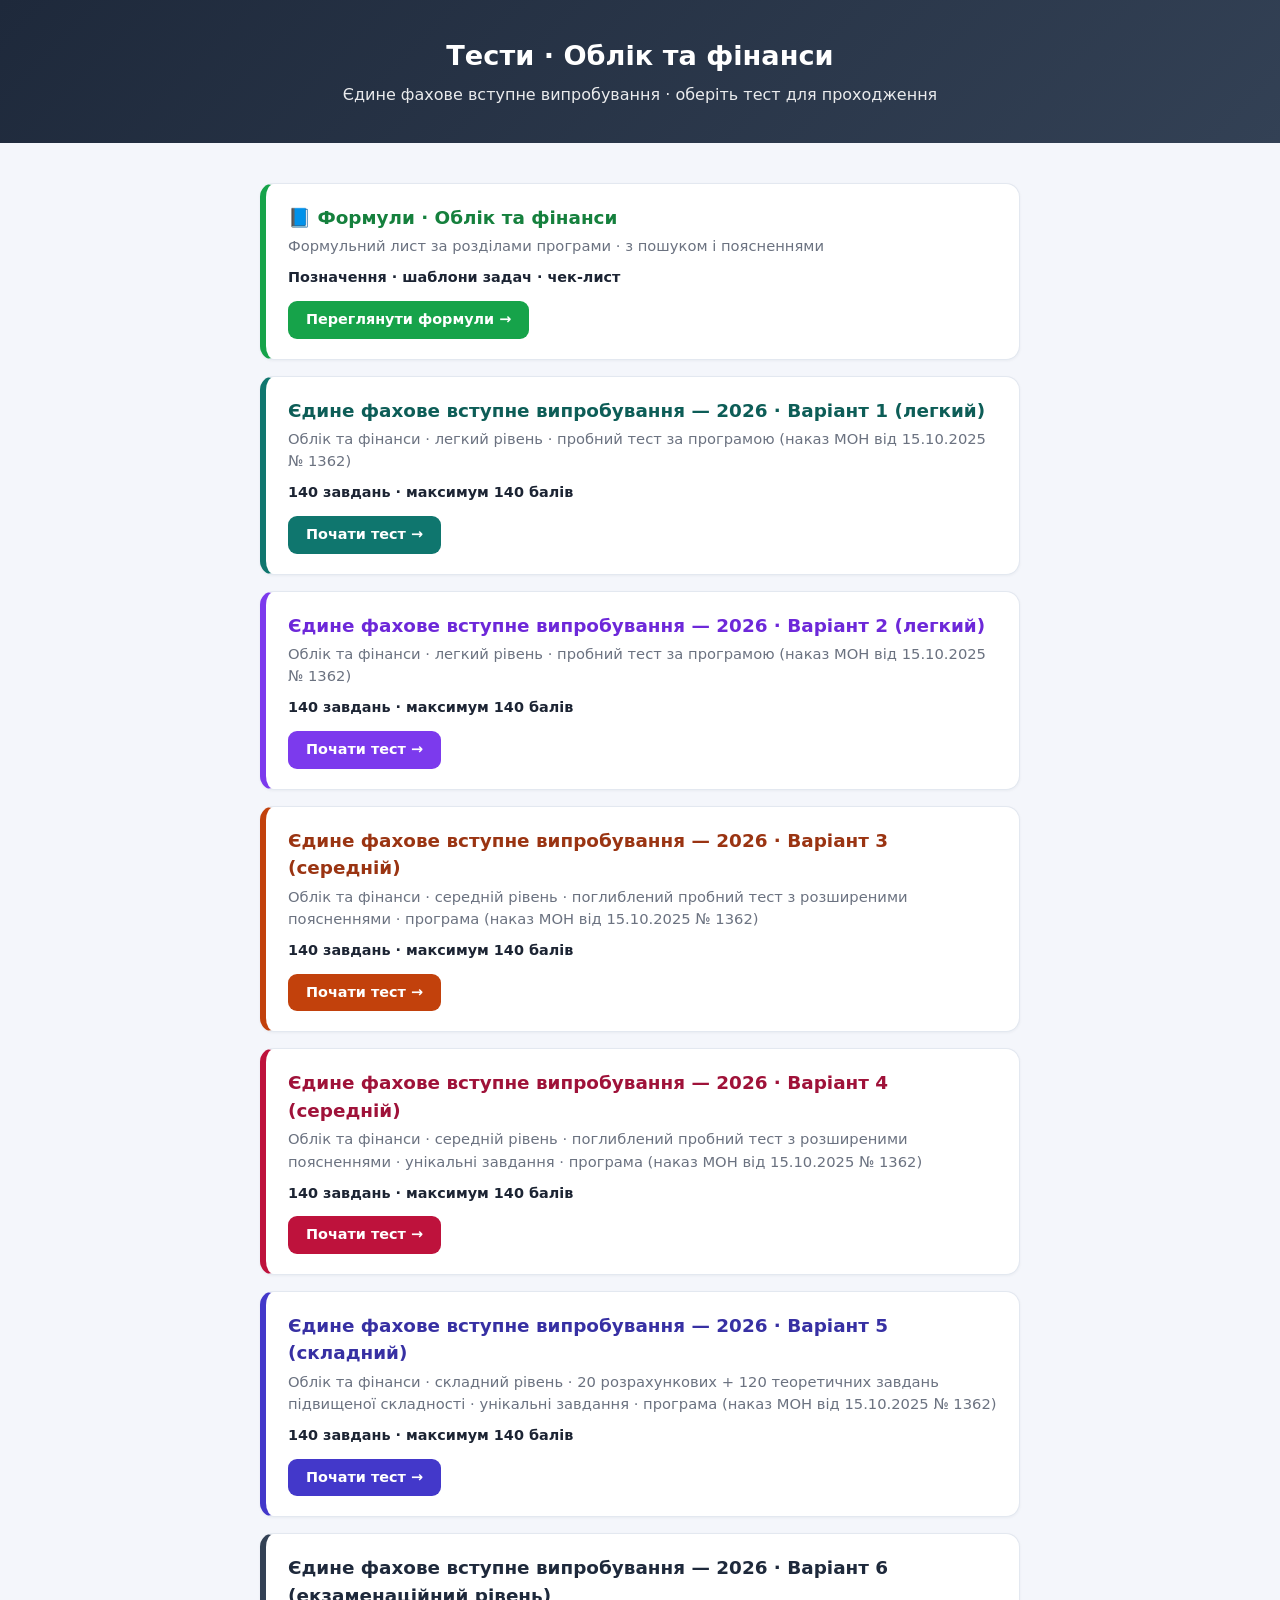
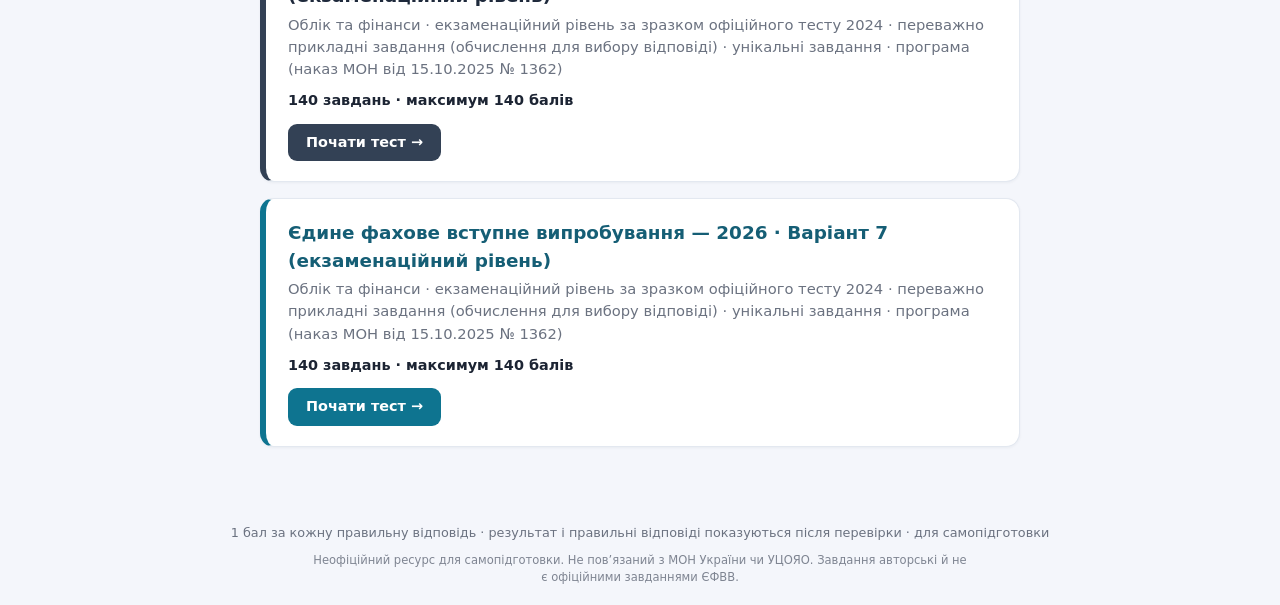
<file: docs/index.html>
<!DOCTYPE html>
<html lang="uk">

<head>
  <meta charset="UTF-8">
  <meta name="viewport" content="width=device-width, initial-scale=1.0">
  <title>Тести ЄФВВ · Облік та фінанси</title>
  <meta name="description"
    content="Безкоштовні пробні тести ЄФВВ з обліку та фінансів: варіанти різної складності з миттєвою перевіркою та формульний лист. Для самопідготовки до вступу в магістратуру.">
  <meta property="og:type" content="website">
  <meta property="og:locale" content="uk_UA">
  <meta property="og:title" content="Тести ЄФВВ · Облік та фінанси">
  <meta property="og:description"
    content="Безкоштовні пробні тести ЄФВВ з обліку та фінансів + формульний лист. Варіанти різної складності з миттєвою перевіркою.">
  <meta name="twitter:card" content="summary">
  <link rel="icon" href="assets/favicon.svg">
  <style>
    body {
      margin: 0;
      font-family: 'Segoe UI', system-ui, Arial, sans-serif;
      background: #f4f6fb;
      color: #1c2433;
      line-height: 1.5
    }

    header {
      background: linear-gradient(135deg, #1e293b, #334155);
      color: #fff;
      padding: 36px 20px;
      text-align: center
    }

    header h1 {
      margin: 0 0 6px;
      font-size: 1.7rem
    }

    header p {
      margin: 0;
      opacity: .9
    }

    .wrap {
      max-width: 760px;
      margin: 0 auto;
      padding: 24px 20px 40px
    }

    .card {
      display: block;
      text-decoration: none;
      color: inherit;
      background: #fff;
      border: 1px solid #e3e8f0;
      border-left: 6px solid var(--c);
      border-radius: 14px;
      padding: 20px 22px;
      margin: 16px 0;
      box-shadow: 0 1px 3px rgba(20, 30, 60, .05);
      transition: .15s
    }

    .card:hover {
      transform: translateY(-2px);
      box-shadow: 0 8px 22px rgba(20, 30, 60, .10)
    }

    .card .cn {
      font-size: 1.15rem;
      font-weight: 700;
      color: var(--cd)
    }

    .card .cd {
      color: #6b7280;
      font-size: .92rem;
      margin-top: 4px
    }

    .card .cb {
      color: #1c2433;
      font-size: .9rem;
      margin-top: 10px;
      font-weight: 600
    }

    .card .go {
      margin-top: 12px;
      display: inline-block;
      color: #fff;
      background: var(--c);
      padding: 8px 18px;
      border-radius: 9px;
      font-weight: 700;
      font-size: .9rem
    }

    footer {
      text-align: center;
      color: #6b7280;
      font-size: .8rem;
      padding: 20px
    }

    .disclaimer {
      max-width: 660px;
      margin: 10px auto 0;
      font-size: .72rem;
      line-height: 1.45;
      color: #6b7280;
      opacity: .85
    }
  </style>
</head>

<body>
  <header>
    <h1>Тести · Облік та фінанси</h1>
    <p>Єдине фахове вступне випробування · оберіть тест для проходження</p>
  </header>
  <div class="wrap">
    <a class="card" style="--c:#16a34a;--cd:#15803d" href="formulas.html">
      <div class="cn">📘 Формули · Облік та фінанси</div>
      <div class="cd">Формульний лист за розділами програми · з пошуком і поясненнями</div>
      <div class="cb">Позначення · шаблони задач · чек-лист</div>
      <div class="go">Переглянути формули →</div>
    </a>
    <a class="card" style="--c:#0f766e;--cd:#0d5d57" href="variant-1.html">
      <div class="cn">Єдине фахове вступне випробування — 2026 · Варіант 1 (легкий)</div>
      <div class="cd">Облік та фінанси · легкий рівень · пробний тест за програмою (наказ МОН від 15.10.2025 № 1362)
      </div>
      <div class="cb">140 завдань · максимум 140 балів</div>
      <div class="go">Почати тест →</div>
    </a>
    <a class="card" style="--c:#7c3aed;--cd:#6d28d9" href="variant-2.html">
      <div class="cn">Єдине фахове вступне випробування — 2026 · Варіант 2 (легкий)</div>
      <div class="cd">Облік та фінанси · легкий рівень · пробний тест за програмою (наказ МОН від 15.10.2025 № 1362)
      </div>
      <div class="cb">140 завдань · максимум 140 балів</div>
      <div class="go">Почати тест →</div>
    </a>
    <a class="card" style="--c:#c2410c;--cd:#9a3412" href="variant-3.html">
      <div class="cn">Єдине фахове вступне випробування — 2026 · Варіант 3 (середній)</div>
      <div class="cd">Облік та фінанси · середній рівень · поглиблений пробний тест з розширеними поясненнями · програма
        (наказ МОН від 15.10.2025 № 1362)</div>
      <div class="cb">140 завдань · максимум 140 балів</div>
      <div class="go">Почати тест →</div>
    </a>
    <a class="card" style="--c:#be123c;--cd:#9f1239" href="variant-4.html">
      <div class="cn">Єдине фахове вступне випробування — 2026 · Варіант 4 (середній)</div>
      <div class="cd">Облік та фінанси · середній рівень · поглиблений пробний тест з розширеними поясненнями ·
        унікальні завдання · програма (наказ МОН від 15.10.2025 № 1362)</div>
      <div class="cb">140 завдань · максимум 140 балів</div>
      <div class="go">Почати тест →</div>
    </a>
    <a class="card" style="--c:#4338ca;--cd:#3730a3" href="variant-5.html">
      <div class="cn">Єдине фахове вступне випробування — 2026 · Варіант 5 (складний)</div>
      <div class="cd">Облік та фінанси · складний рівень · 20 розрахункових + 120 теоретичних завдань підвищеної
        складності · унікальні завдання · програма (наказ МОН від 15.10.2025 № 1362)</div>
      <div class="cb">140 завдань · максимум 140 балів</div>
      <div class="go">Почати тест →</div>
    </a>
    <a class="card" style="--c:#334155;--cd:#1e293b" href="variant-6.html">
      <div class="cn">Єдине фахове вступне випробування — 2026 · Варіант 6 (екзаменаційний рівень)</div>
      <div class="cd">Облік та фінанси · екзаменаційний рівень за зразком офіційного тесту 2024 · переважно прикладні
        завдання (обчислення для вибору відповіді) · унікальні завдання · програма (наказ МОН від 15.10.2025 № 1362)
      </div>
      <div class="cb">140 завдань · максимум 140 балів</div>
      <div class="go">Почати тест →</div>
    </a>
    <a class="card" style="--c:#0e7490;--cd:#155e75" href="variant-7.html">
      <div class="cn">Єдине фахове вступне випробування — 2026 · Варіант 7 (екзаменаційний рівень)</div>
      <div class="cd">Облік та фінанси · екзаменаційний рівень за зразком офіційного тесту 2024 · переважно прикладні
        завдання (обчислення для вибору відповіді) · унікальні завдання · програма (наказ МОН від 15.10.2025 № 1362)
      </div>
      <div class="cb">140 завдань · максимум 140 балів</div>
      <div class="go">Почати тест →</div>
    </a>
  </div>
  <footer>1 бал за кожну правильну відповідь · результат і правильні відповіді показуються після перевірки · для
    самопідготовки<div class="disclaimer">Неофіційний ресурс для самопідготовки. Не пов’язаний з МОН України чи УЦОЯО.
      Завдання авторські й не є офіційними завданнями ЄФВВ.</div>
  </footer>
</body>

</html>
</file>
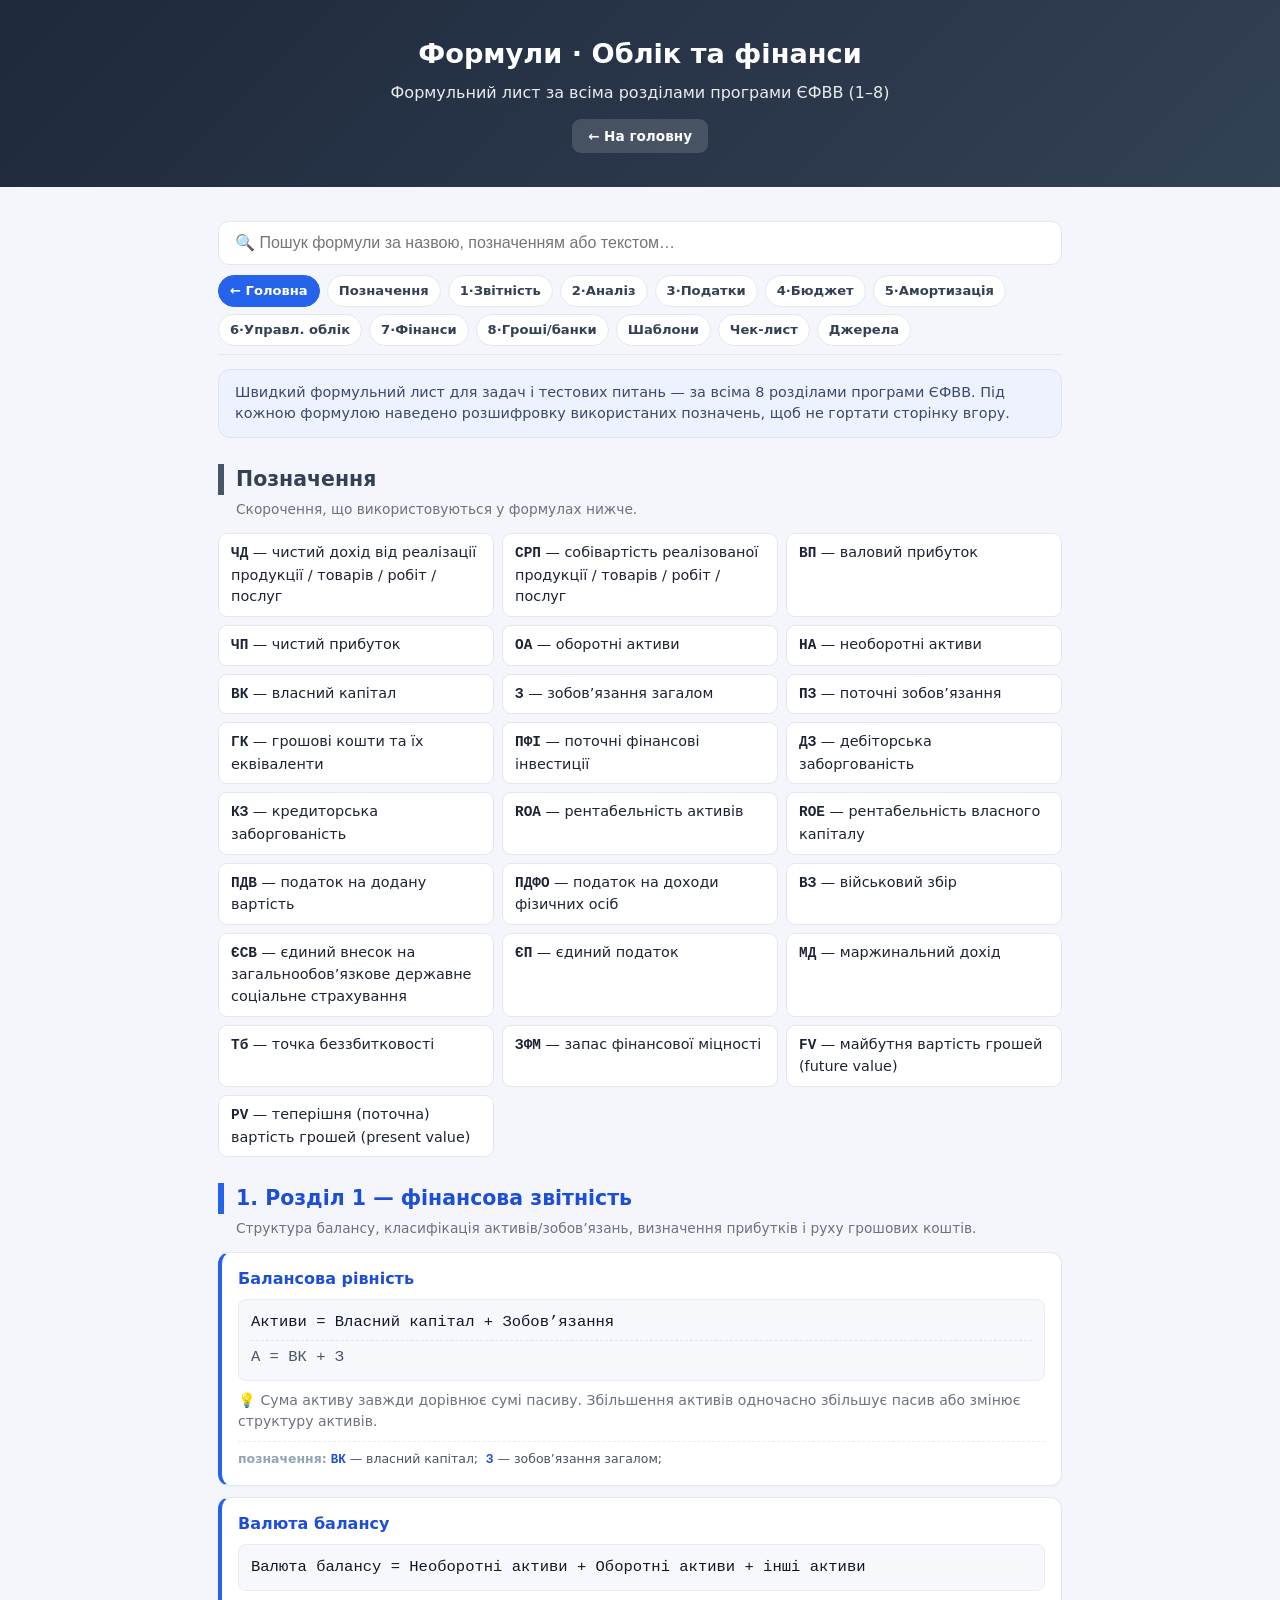
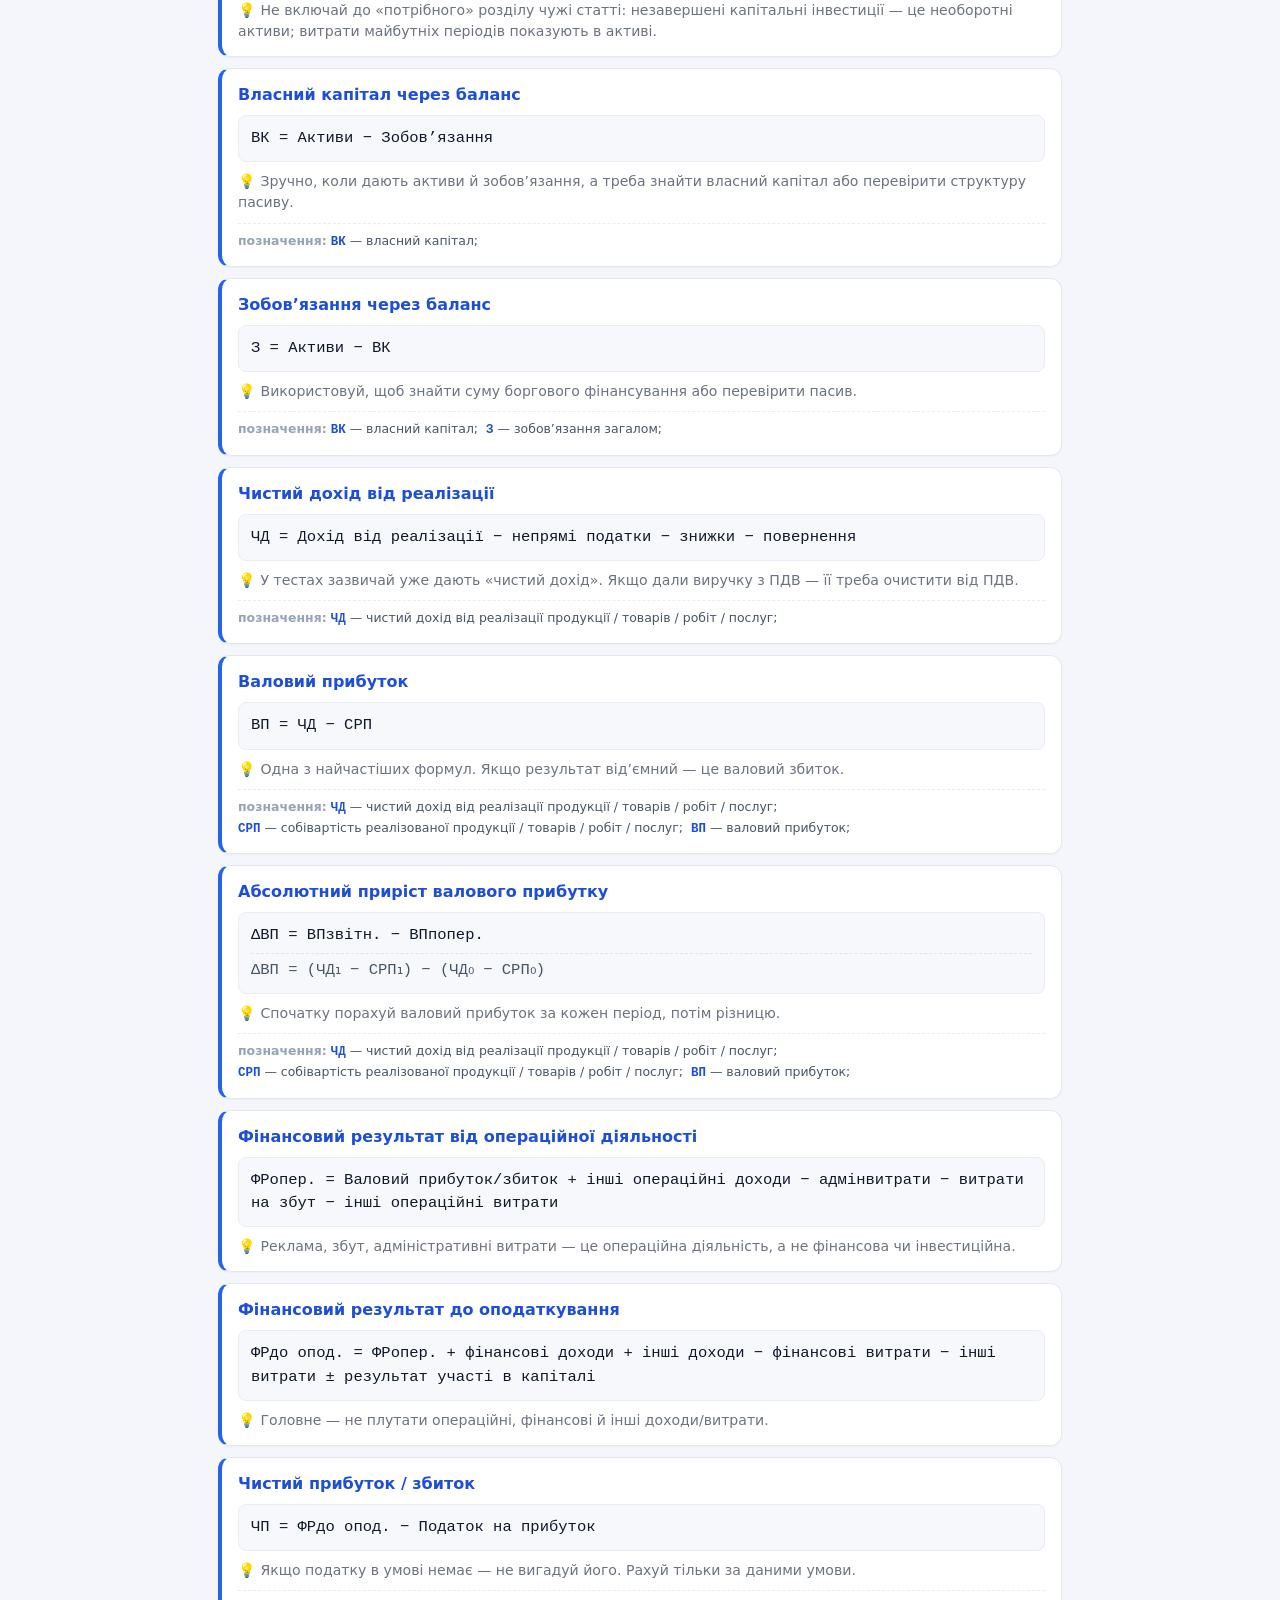
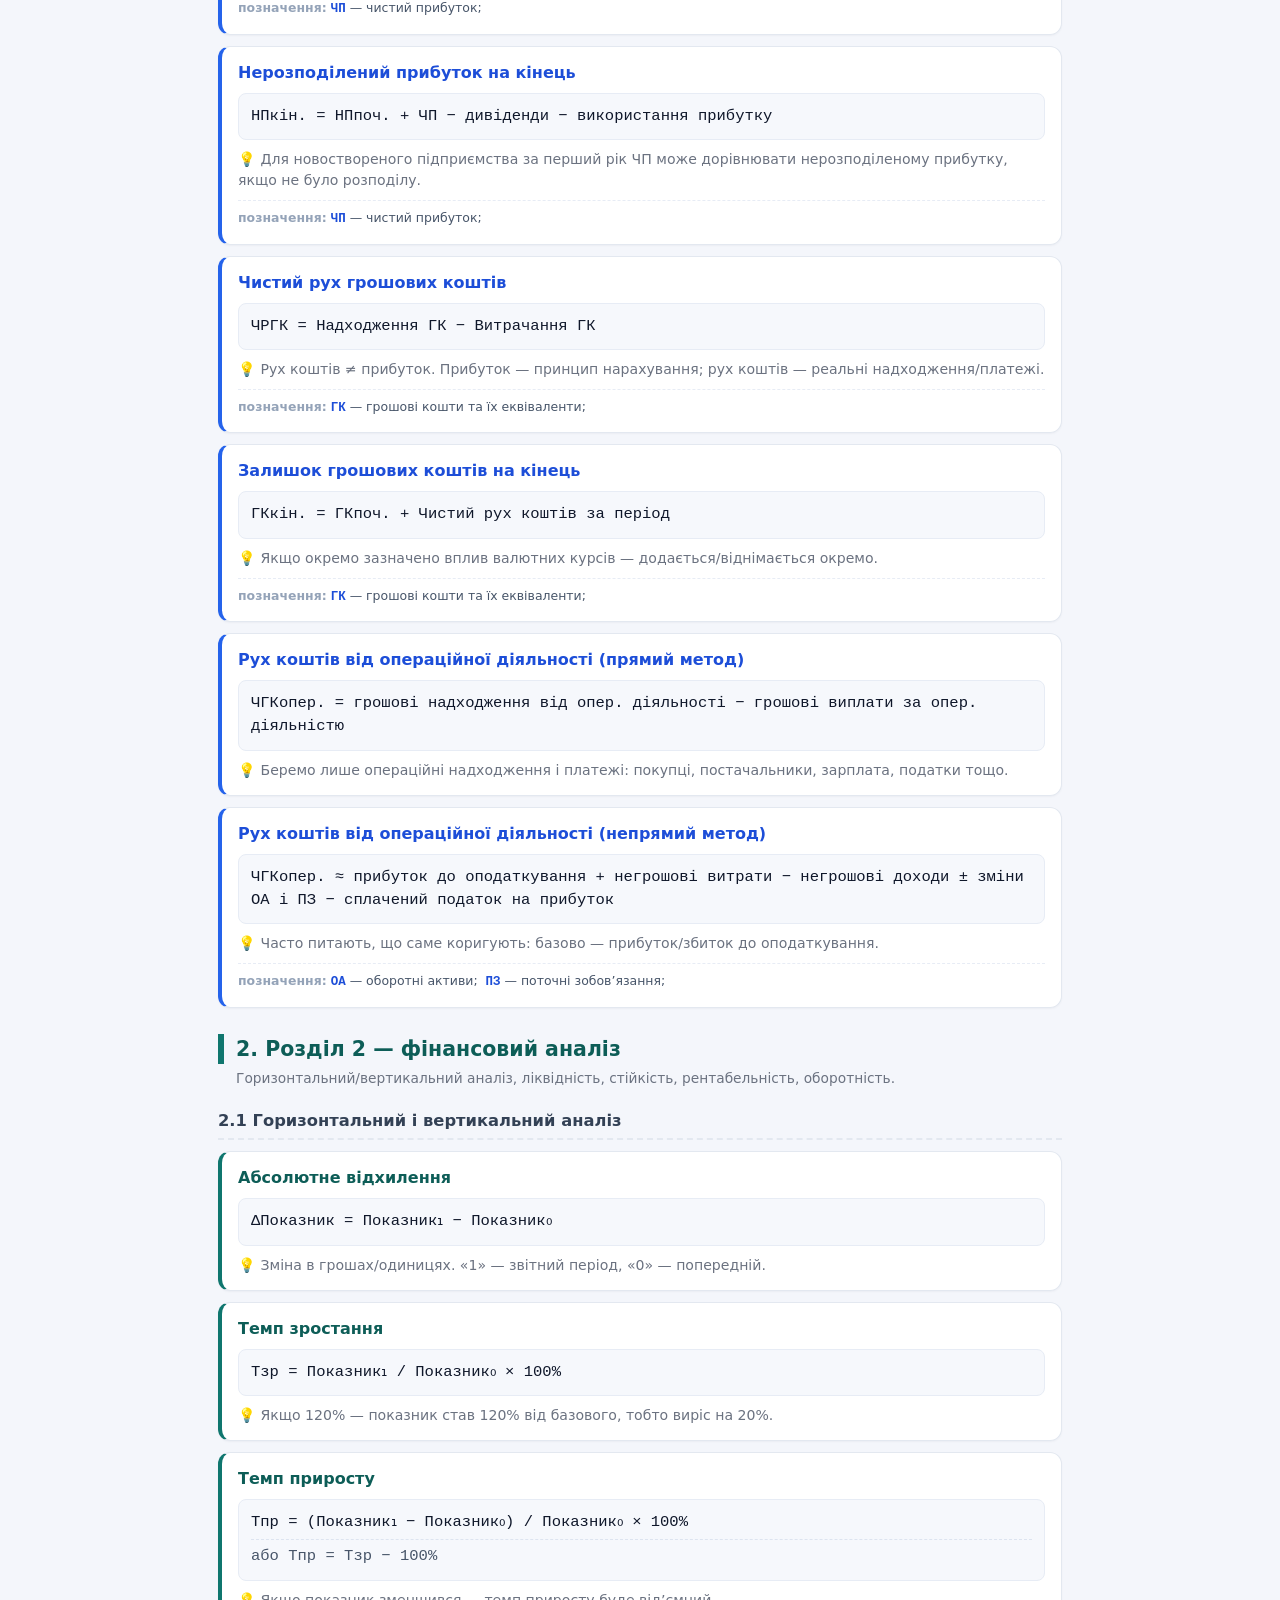
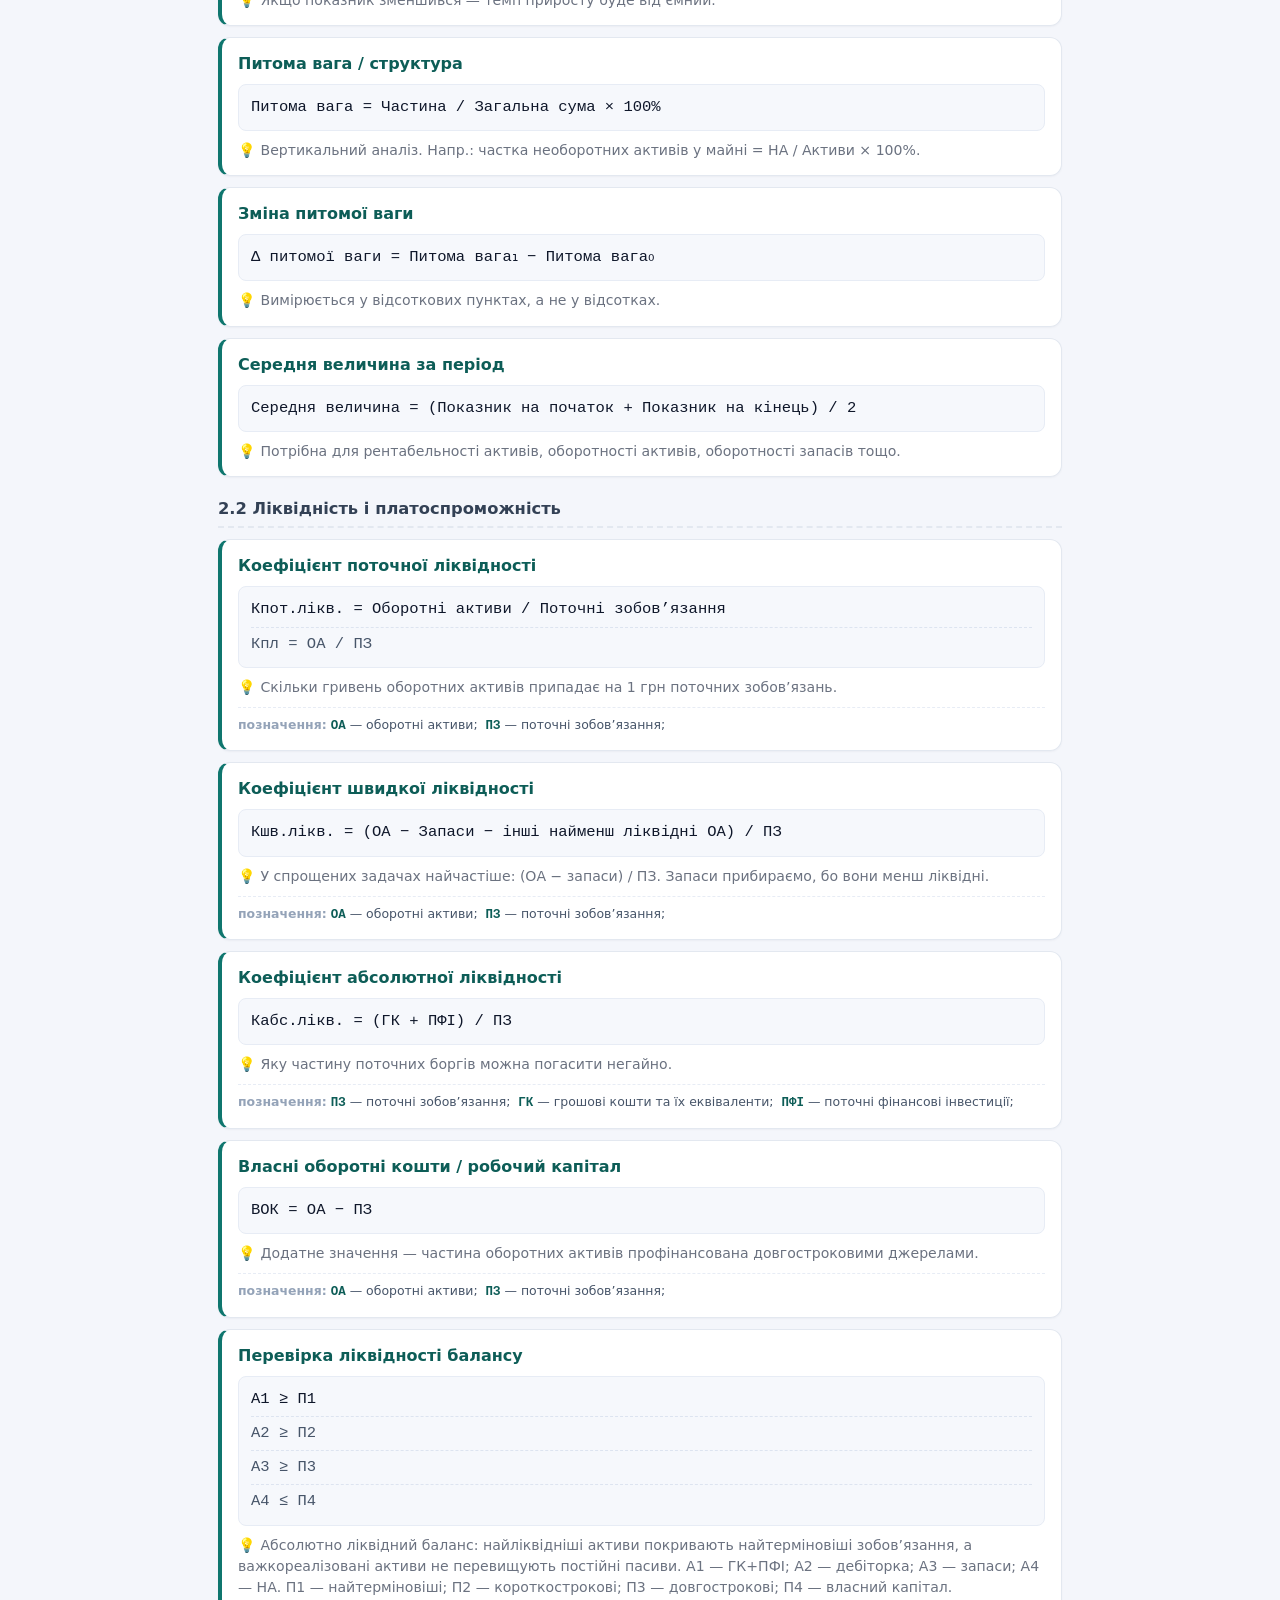
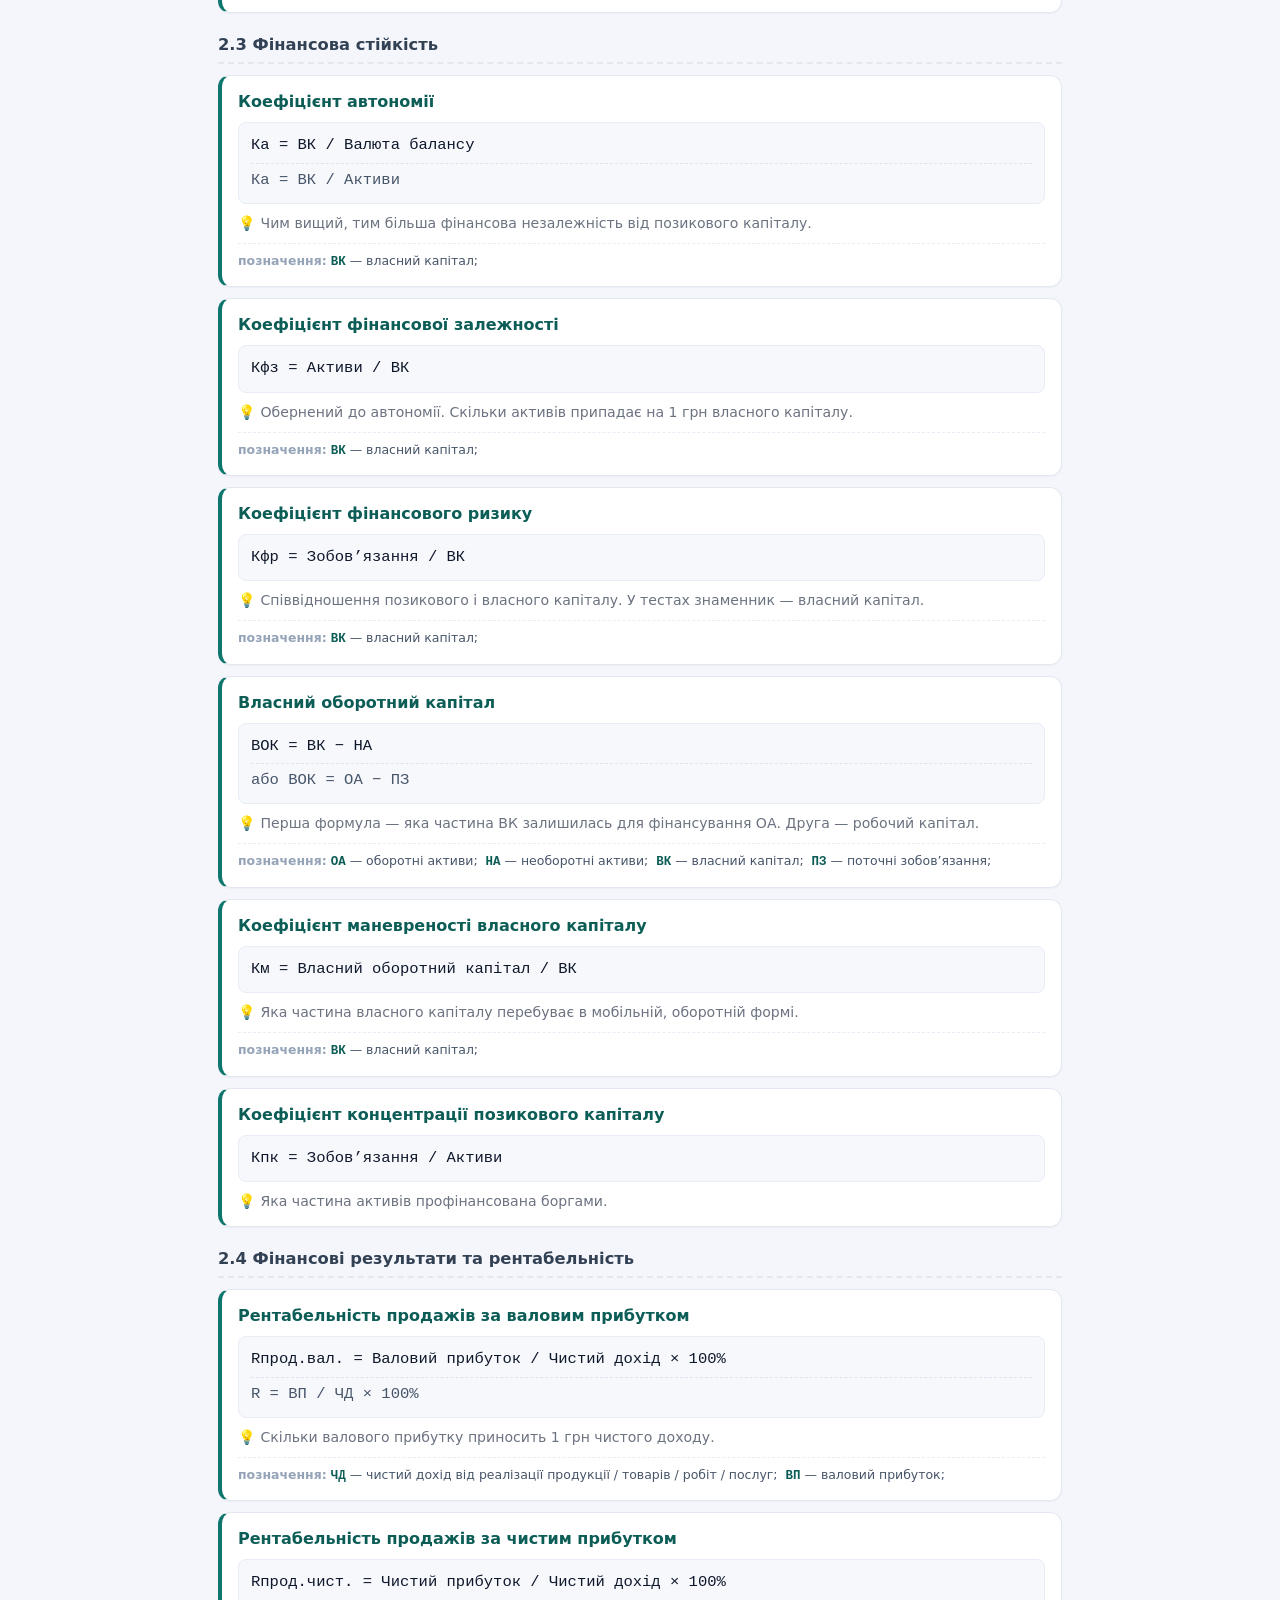
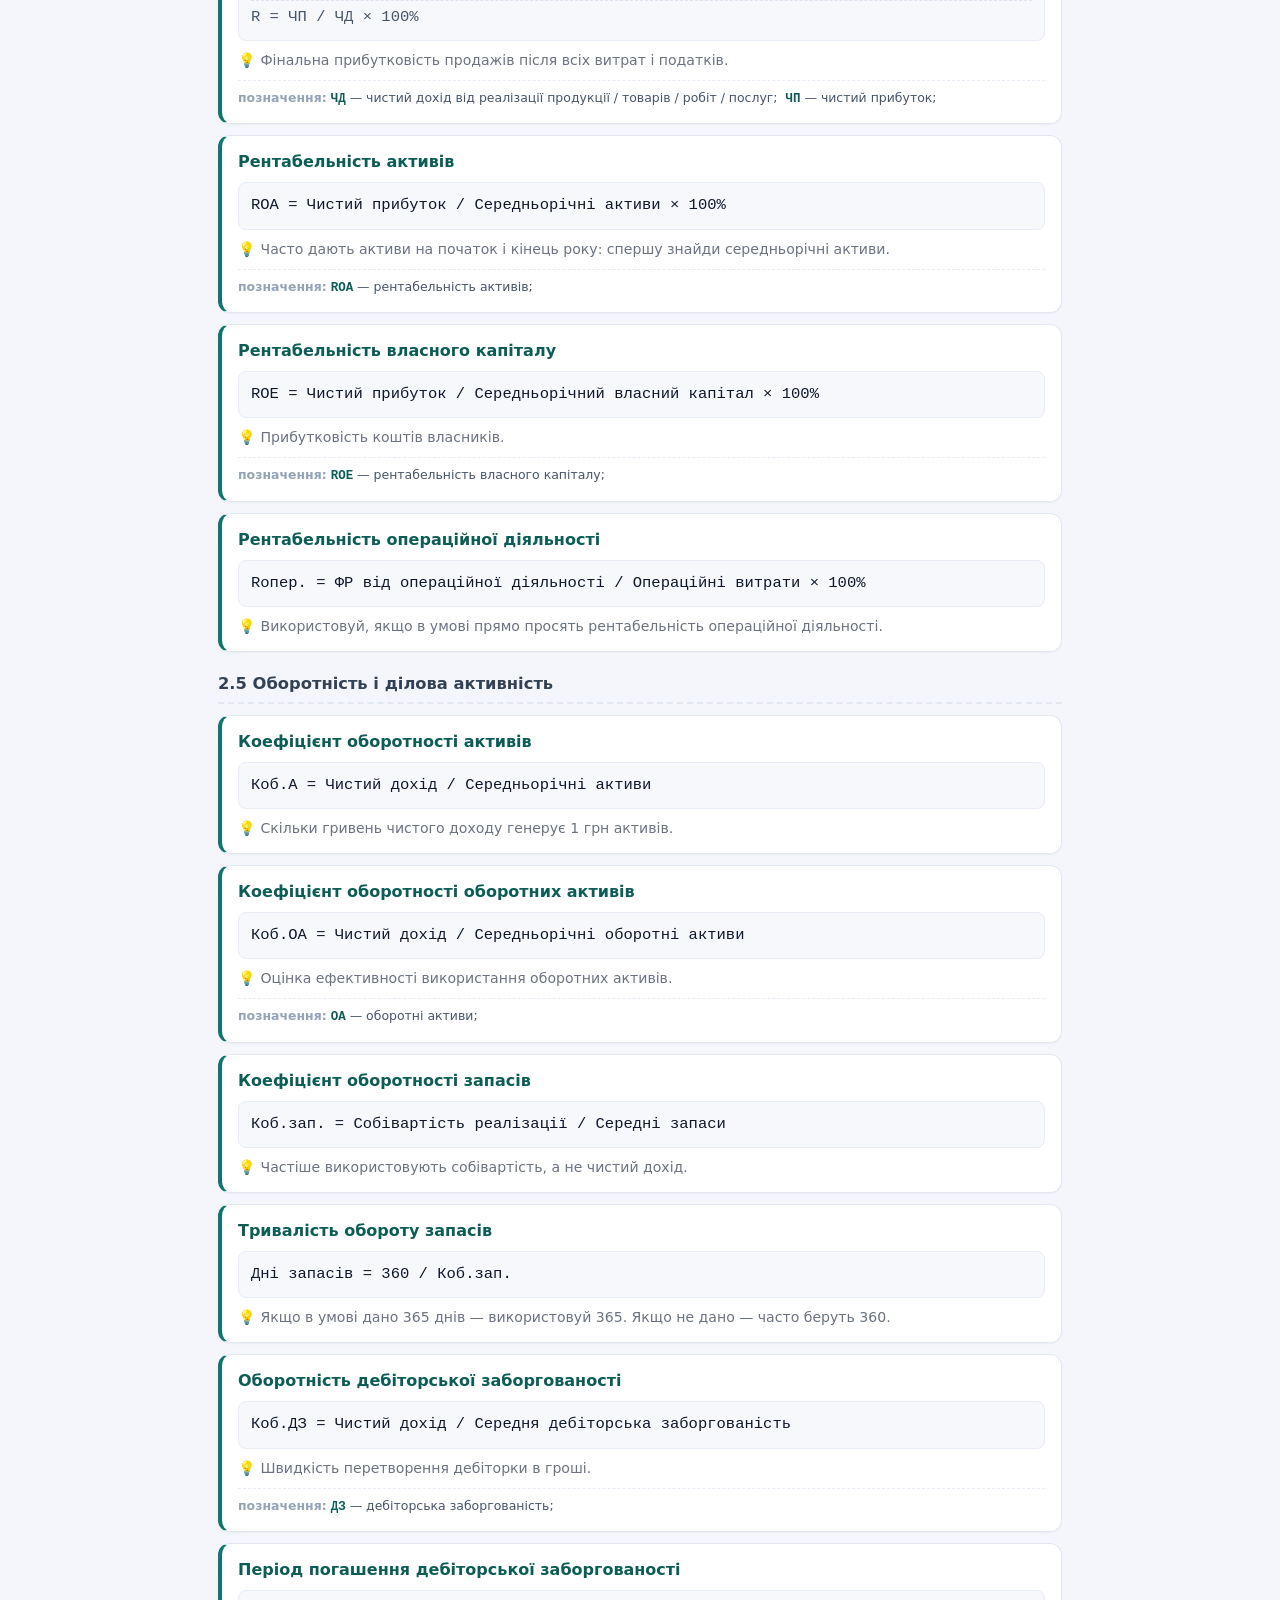
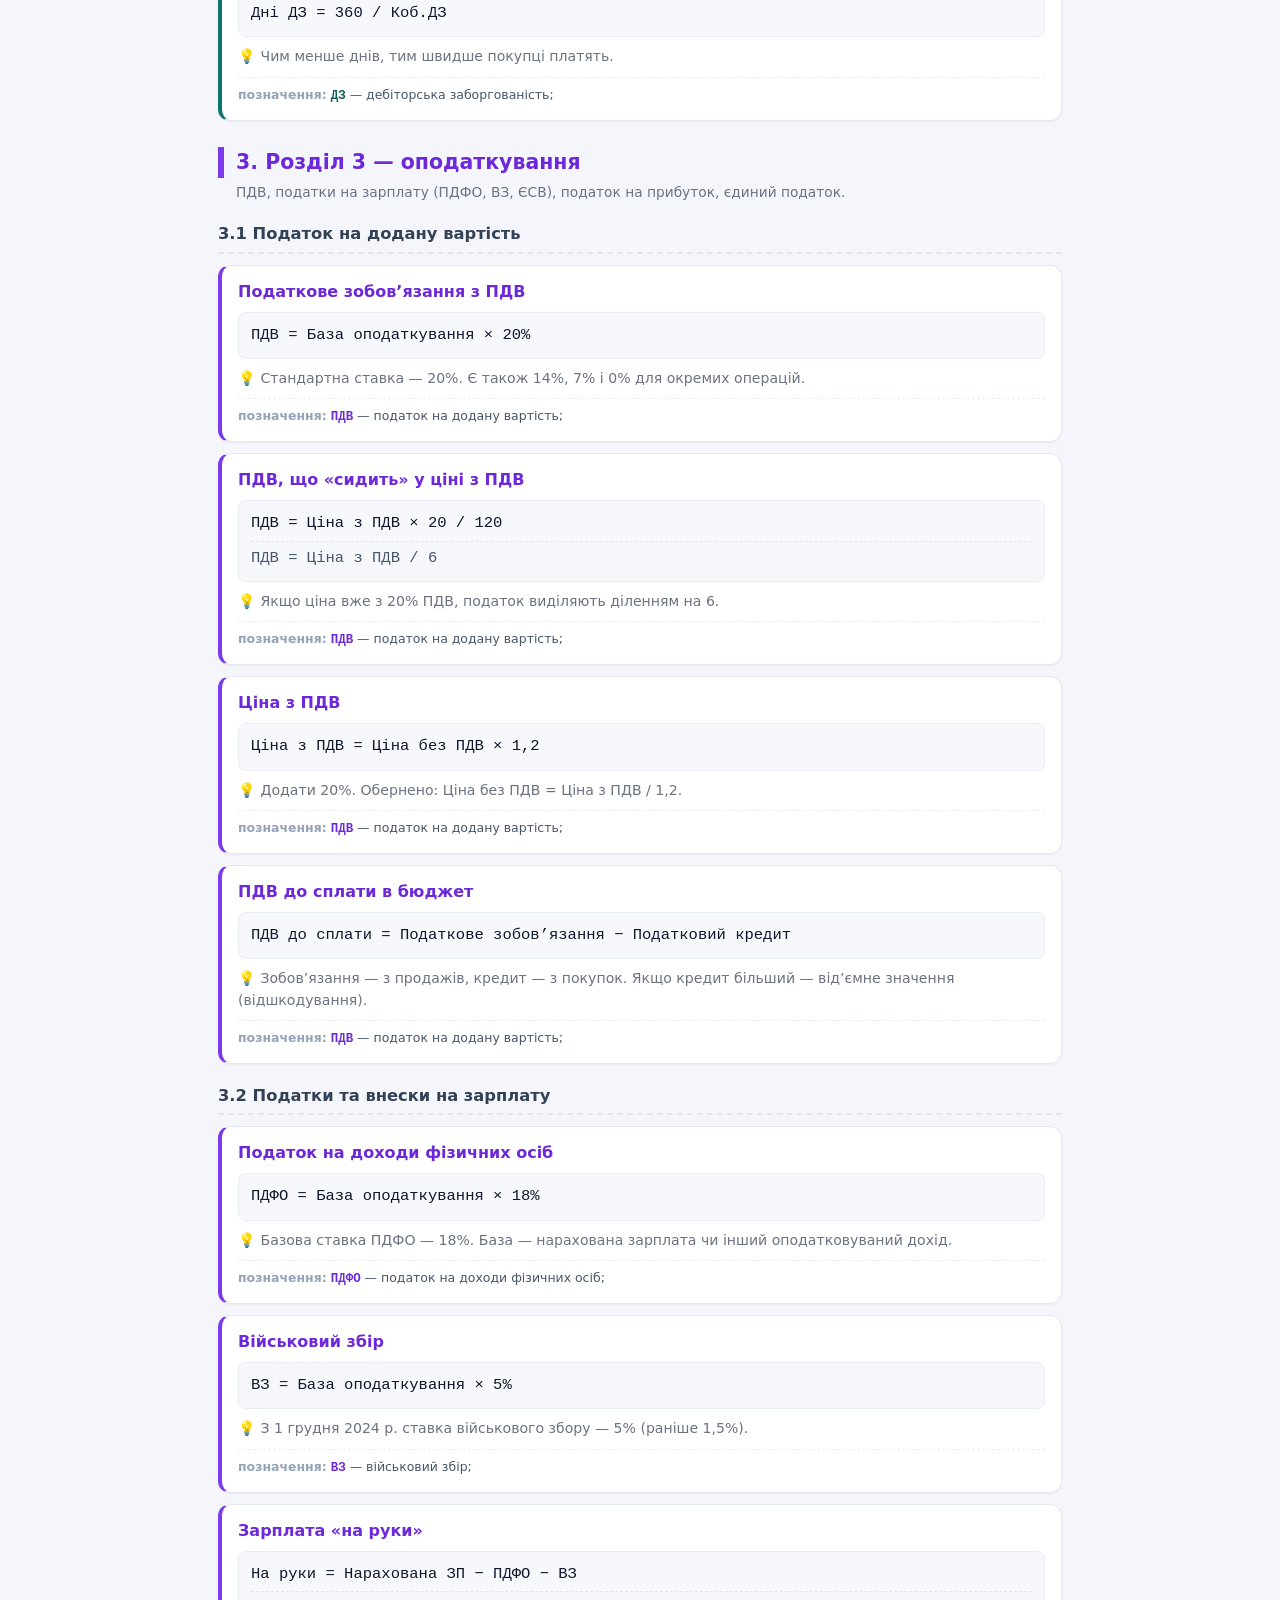
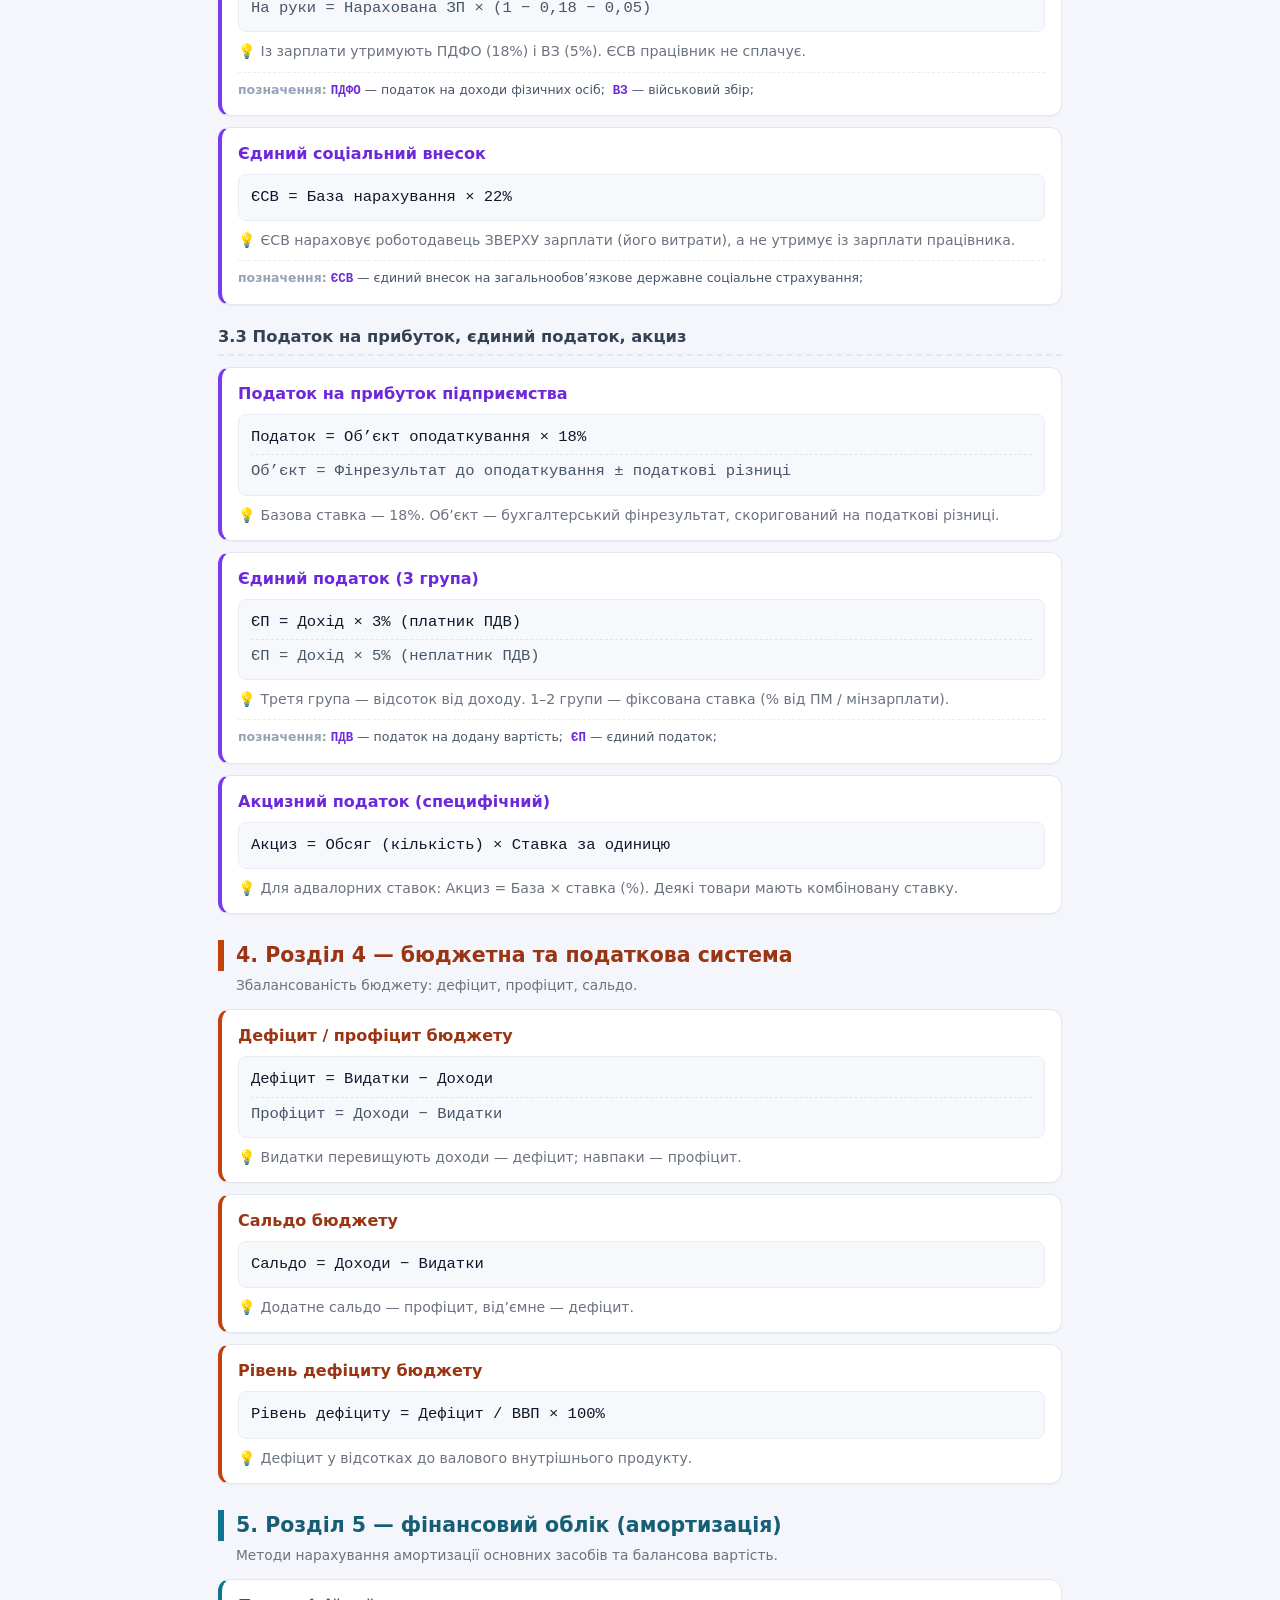
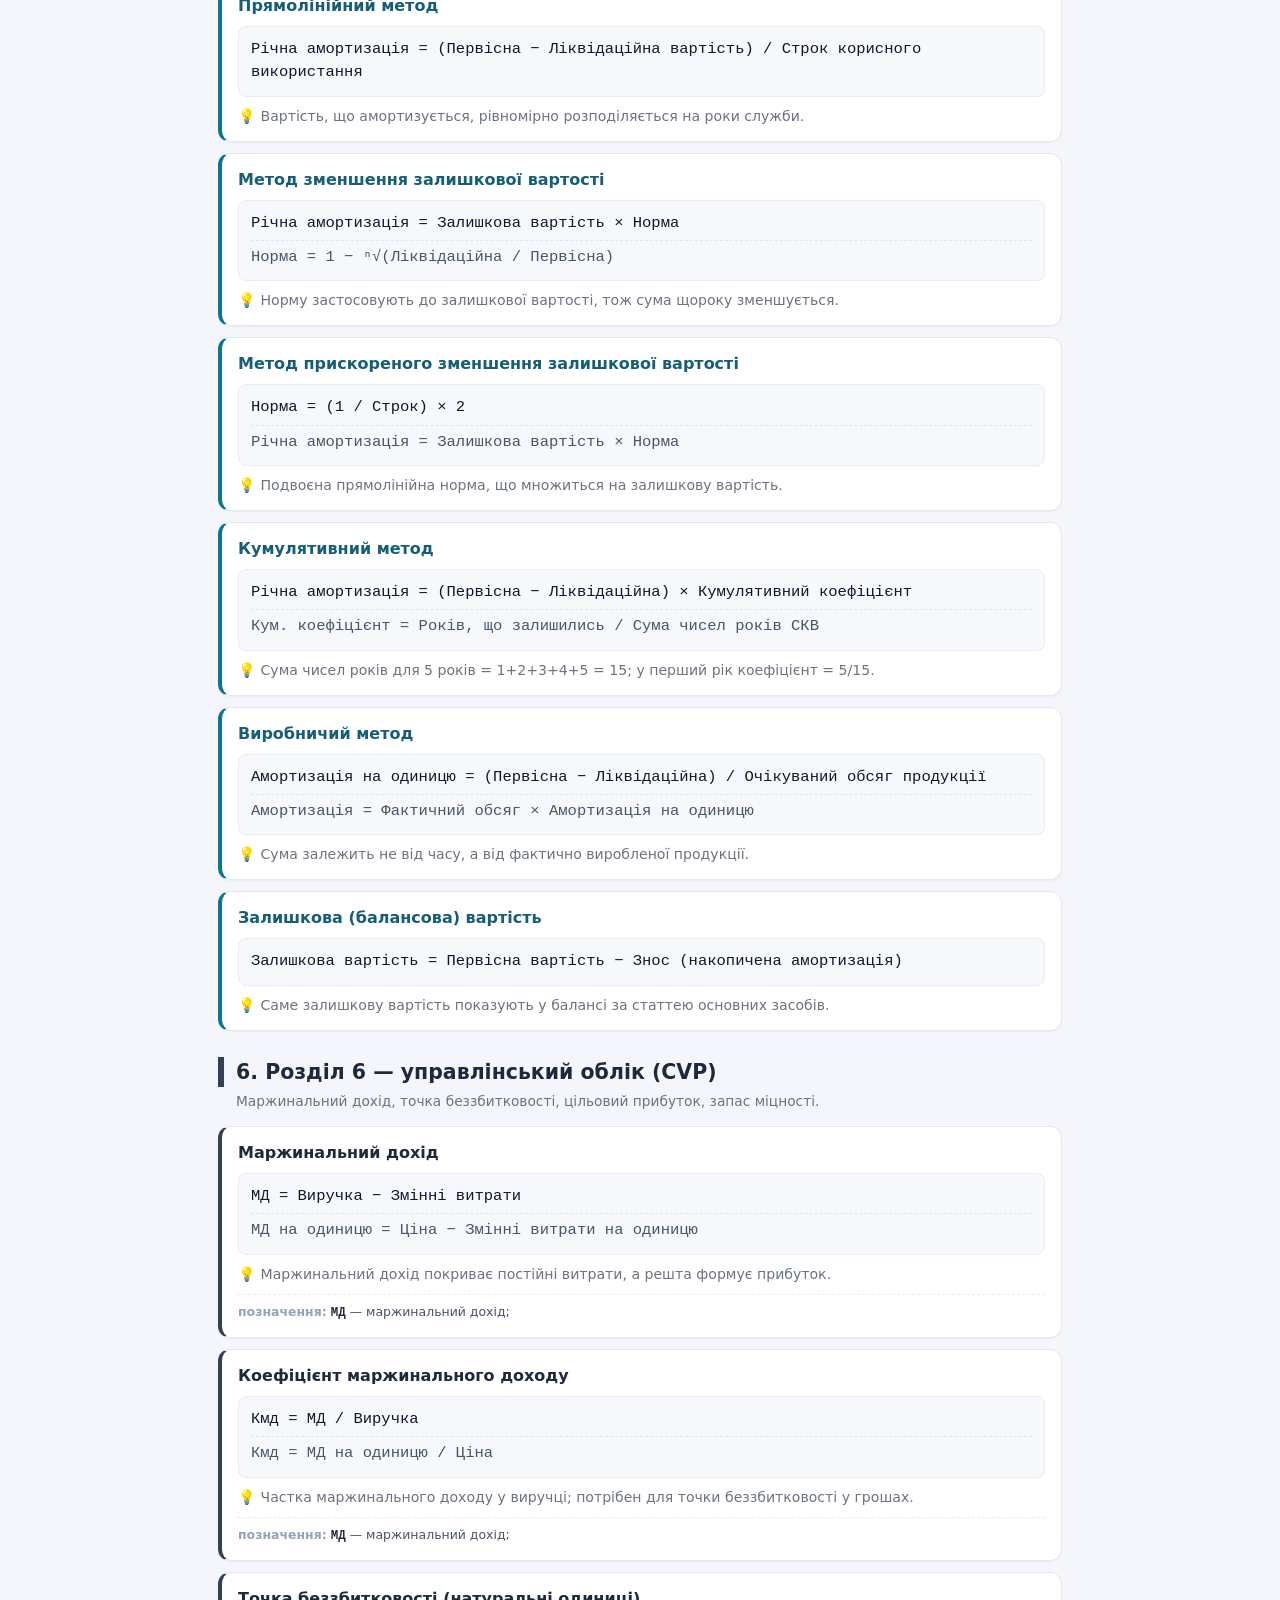
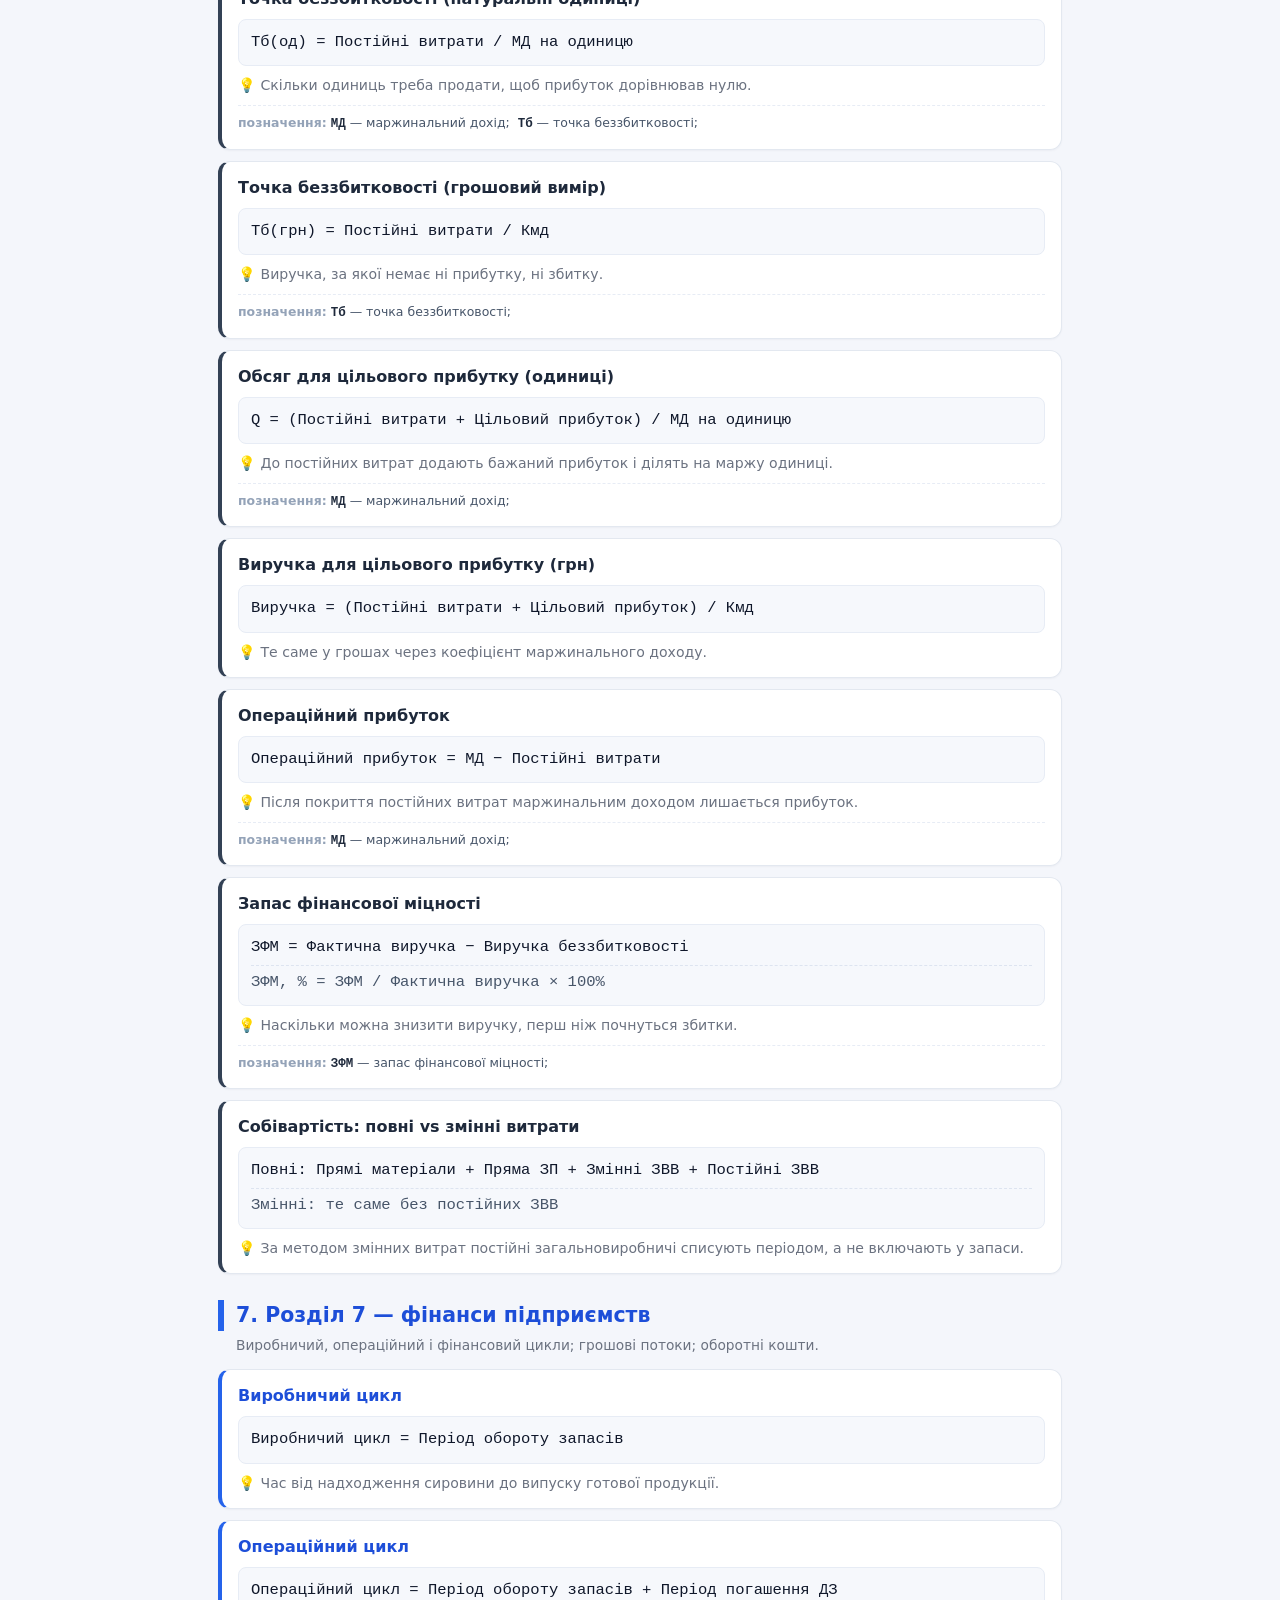
<file: docs/formulas.html>
<!DOCTYPE html>
<html lang="uk">
<head>
<meta charset="UTF-8">
<meta name="viewport" content="width=device-width, initial-scale=1.0">
<title>Формули · Облік та фінанси (ЄФВВ)</title>
<meta name="description" content="Формульний лист ЄФВВ з обліку та фінансів за всіма 8 розділами програми: звітність, аналіз, оподаткування, облік, CVP, фінанси, банки. З пошуком і розшифровкою позначень.">
<meta property="og:type" content="website">
<meta property="og:locale" content="uk_UA">
<meta property="og:title" content="Формули · Облік та фінанси (ЄФВВ)">
<meta property="og:description" content="Формульний лист ЄФВВ за всіма 8 розділами програми: звітність, аналіз, податки, облік, CVP, фінанси, банки. З пошуком і розшифровкою позначень.">
<meta name="twitter:card" content="summary">
<link rel="icon" href="assets/favicon.svg">
<style>
  :root{--bg:#f4f6fb;--ink:#1c2433;--muted:#6b7280;--line:#e3e8f0;--accent:#2563eb}
  *{box-sizing:border-box}
  body{margin:0;font-family:'Segoe UI',system-ui,Arial,sans-serif;background:var(--bg);color:var(--ink);line-height:1.5}
  header{background:linear-gradient(135deg,#1e293b,#334155);color:#fff;padding:34px 20px;text-align:center}
  header h1{margin:0 0 6px;font-size:1.7rem}
  header p{margin:0;opacity:.9}
  .home{display:inline-block;margin-top:14px;color:#fff;background:rgba(255,255,255,.14);
        text-decoration:none;padding:7px 16px;border-radius:9px;font-size:.85rem;font-weight:600}
  .home:hover{background:rgba(255,255,255,.24)}
  .wrap{max-width:880px;margin:0 auto;padding:20px 18px 60px}

  /* toolbar: search + nav */
  .toolbar{position:sticky;top:0;z-index:5;background:var(--bg);padding:14px 0 8px;margin-bottom:6px;
           border-bottom:1px solid var(--line)}
  /* зсув для якірних переходів, щоб заголовок секції не ховався під липким тулбаром */
  section[data-sec]{scroll-margin-top:var(--anchor-offset,120px)}
  .search{width:100%;padding:12px 16px;font-size:1rem;border:1px solid var(--line);border-radius:11px;
          background:#fff;color:var(--ink);outline:none}
  .search:focus{border-color:var(--accent);box-shadow:0 0 0 3px rgba(37,99,235,.12)}
  .nav{display:flex;flex-wrap:wrap;gap:7px;margin-top:10px}
  .nav a{text-decoration:none;font-size:.82rem;font-weight:600;color:#334155;background:#fff;
         border:1px solid var(--line);padding:5px 11px;border-radius:20px}
  .nav a:hover{border-color:var(--accent);color:var(--accent)}
  .nav a.nav-home{color:#fff;background:var(--accent);border-color:var(--accent)}
  .nav a.nav-home:hover{filter:brightness(.92)}

  .note-top{background:#eef2ff;border:1px solid #dbe2ff;border-radius:12px;padding:12px 16px;
            font-size:.9rem;color:#3b4a6b;margin:14px 0}

  /* section */
  section{margin-top:26px}
  .sec-h{display:flex;align-items:center;gap:10px;border-left:6px solid var(--c);padding-left:12px;margin-bottom:4px}
  .sec-h h2{margin:0;font-size:1.28rem;color:var(--cd)}
  .sec-sub{font-size:.86rem;color:var(--muted);margin:2px 0 14px 18px}

  .subhead{font-size:1.02rem;font-weight:700;color:#334155;margin:20px 0 10px;padding-bottom:5px;
           border-bottom:2px dashed var(--line)}

  /* formula card */
  .f{background:#fff;border:1px solid var(--line);border-left:4px solid var(--c);border-radius:12px;
     padding:14px 16px;margin:11px 0;box-shadow:0 1px 2px rgba(20,30,60,.04)}
  .f .name{font-weight:700;font-size:1rem;color:var(--cd);margin-bottom:8px}
  .f .formula{font-family:'Consolas','SF Mono',ui-monospace,monospace;font-size:.97rem;color:#0f172a;
              background:#f6f8fc;border:1px solid #e7ecf5;border-radius:8px;padding:9px 12px}
  .f .formula .v{display:block;padding:2px 0}
  .f .formula .v+ .v{border-top:1px dashed #dde4f0;margin-top:3px;padding-top:5px;color:#475569}
  .f .why{font-size:.88rem;color:var(--muted);margin-top:9px}
  .f .why::before{content:"💡 ";}
  .f .uses{margin-top:9px;padding-top:7px;border-top:1px dashed #e7ecf5;font-size:.78rem;color:#475569;line-height:1.55}
  .f .uses .lbl{color:#94a3b8;font-weight:600;margin-right:4px}
  .f .uses b{color:var(--cd);font-family:'Consolas','SF Mono',ui-monospace,monospace}
  .f .uses span.it{display:inline-block;margin-right:4px}

  /* abbreviations grid */
  .abbr{display:grid;grid-template-columns:repeat(auto-fill,minmax(250px,1fr));gap:8px}
  .abbr div{background:#fff;border:1px solid var(--line);border-radius:9px;padding:8px 12px;font-size:.9rem}
  .abbr b{color:var(--cd);font-family:'Consolas',monospace}

  ul.check{list-style:none;padding:0;margin:0}
  ul.check li{background:#fff;border:1px solid var(--line);border-radius:10px;padding:10px 14px 10px 40px;
              margin:8px 0;position:relative;font-size:.92rem}
  ul.check li::before{content:"✓";position:absolute;left:14px;top:10px;color:#16a34a;font-weight:800}
  ul.src{font-size:.9rem;color:#3b4a6b;padding-left:20px}
  ul.src li{margin:6px 0}

  .empty{display:none;text-align:center;color:var(--muted);padding:40px;font-size:.95rem}
  footer{text-align:center;color:var(--muted);font-size:.8rem;padding:24px 20px 0}
  .disclaimer{max-width:660px;margin:10px auto 0;font-size:.72rem;line-height:1.45;color:var(--muted);opacity:.85}
  mark{background:#fde68a;color:inherit;border-radius:3px;padding:0 1px}

  /* ── мобільна адаптація ── */
  /* ── мобільна адаптація: ~−20% від десктопу ── */
  @media (max-width:560px){
    html{font-size:80%}                     /* всі rem-розміри (шрифти) стають 80% */
    header{padding:24px 16px}
    .wrap{padding:14px 12px 48px}
    .toolbar{padding:12px 0 6px}
    .search{font-size:16px;padding:10px 13px}   /* 16px — щоб Safari не зумив при фокусі */
    .nav a{padding:4px 9px}
    .note-top{padding:10px 13px}
    .sec-sub{margin-left:12px}
    .f{padding:12px 13px}
    .f .formula{padding:8px 10px}
    .abbr{grid-template-columns:1fr}
    ul.check li{padding:9px 12px 9px 36px}
  }
</style>
</head>
<body>
<header>
  <h1>Формули · Облік та фінанси</h1>
  <p>Формульний лист за всіма розділами програми ЄФВВ (1–8)</p>
  <a class="home" href="index.html">← На головну</a>
</header>

<div class="wrap">
  <div class="toolbar">
    <input id="search" class="search" type="search" placeholder="🔍 Пошук формули за назвою, позначенням або текстом…" autocomplete="off">
    <nav class="nav" id="nav"></nav>
  </div>

  <div class="note-top">
    Швидкий формульний лист для задач і тестових питань — за всіма 8 розділами програми ЄФВВ.
    Під кожною формулою наведено розшифровку використаних позначень, щоб не гортати сторінку вгору.
  </div>

  <div id="content"></div>
  <div class="empty" id="empty">За запитом нічого не знайдено. Спробуйте інше слово.</div>
</div>

<footer>Формульний лист за всіма розділами програми ЄФВВ «Облік та фінанси»<div class="disclaimer">Неофіційний ресурс для самопідготовки. Не пов’язаний з МОН України чи УЦОЯО. Завдання авторські й не є офіційними завданнями ЄФВВ.</div></footer>

<script>
const palette = [
  {c:"#2563eb",cd:"#1d4ed8"},
  {c:"#0f766e",cd:"#0d5d57"},
  {c:"#7c3aed",cd:"#6d28d9"},
  {c:"#c2410c",cd:"#9a3412"},
  {c:"#0e7490",cd:"#155e75"},
  {c:"#334155",cd:"#1e293b"}
];

// data
const ABBR = [
  ["ЧД","чистий дохід від реалізації продукції / товарів / робіт / послуг"],
  ["СРП","собівартість реалізованої продукції / товарів / робіт / послуг"],
  ["ВП","валовий прибуток"],
  ["ЧП","чистий прибуток"],
  ["ОА","оборотні активи"],
  ["НА","необоротні активи"],
  ["ВК","власний капітал"],
  ["З","зобов’язання загалом"],
  ["ПЗ","поточні зобов’язання"],
  ["ГК","грошові кошти та їх еквіваленти"],
  ["ПФІ","поточні фінансові інвестиції"],
  ["ДЗ","дебіторська заборгованість"],
  ["КЗ","кредиторська заборгованість"],
  ["ROA","рентабельність активів"],
  ["ROE","рентабельність власного капіталу"],
  ["ПДВ","податок на додану вартість"],
  ["ПДФО","податок на доходи фізичних осіб"],
  ["ВЗ","військовий збір"],
  ["ЄСВ","єдиний внесок на загальнообов’язкове державне соціальне страхування"],
  ["ЄП","єдиний податок"],
  ["МД","маржинальний дохід"],
  ["Тб","точка беззбитковості"],
  ["ЗФМ","запас фінансової міцності"],
  ["FV","майбутня вартість грошей (future value)"],
  ["PV","теперішня (поточна) вартість грошей (present value)"]
];

// f = [name, [formula variants], why]
const SECTIONS = [
  {
    id:"r1", title:"1. Розділ 1 — фінансова звітність",
    sub:"Структура балансу, класифікація активів/зобов’язань, визначення прибутків і руху грошових коштів.",
    groups:[{ rows:[
      ["Балансова рівність",["Активи = Власний капітал + Зобов’язання","А = ВК + З"],
       "Сума активу завжди дорівнює сумі пасиву. Збільшення активів одночасно збільшує пасив або змінює структуру активів."],
      ["Валюта балансу",["Валюта балансу = Необоротні активи + Оборотні активи + інші активи"],
       "Не включай до «потрібного» розділу чужі статті: незавершені капітальні інвестиції — це необоротні активи; витрати майбутніх періодів показують в активі."],
      ["Власний капітал через баланс",["ВК = Активи − Зобов’язання"],
       "Зручно, коли дають активи й зобов’язання, а треба знайти власний капітал або перевірити структуру пасиву."],
      ["Зобов’язання через баланс",["З = Активи − ВК"],
       "Використовуй, щоб знайти суму боргового фінансування або перевірити пасив."],
      ["Чистий дохід від реалізації",["ЧД = Дохід від реалізації − непрямі податки − знижки − повернення"],
       "У тестах зазвичай уже дають «чистий дохід». Якщо дали виручку з ПДВ — її треба очистити від ПДВ."],
      ["Валовий прибуток",["ВП = ЧД − СРП"],
       "Одна з найчастіших формул. Якщо результат від’ємний — це валовий збиток."],
      ["Абсолютний приріст валового прибутку",["ΔВП = ВПзвітн. − ВПпопер.","ΔВП = (ЧД₁ − СРП₁) − (ЧД₀ − СРП₀)"],
       "Спочатку порахуй валовий прибуток за кожен період, потім різницю."],
      ["Фінансовий результат від операційної діяльності",
       ["ФРопер. = Валовий прибуток/збиток + інші операційні доходи − адмінвитрати − витрати на збут − інші операційні витрати"],
       "Реклама, збут, адміністративні витрати — це операційна діяльність, а не фінансова чи інвестиційна."],
      ["Фінансовий результат до оподаткування",
       ["ФРдо опод. = ФРопер. + фінансові доходи + інші доходи − фінансові витрати − інші витрати ± результат участі в капіталі"],
       "Головне — не плутати операційні, фінансові й інші доходи/витрати."],
      ["Чистий прибуток / збиток",["ЧП = ФРдо опод. − Податок на прибуток"],
       "Якщо податку в умові немає — не вигадуй його. Рахуй тільки за даними умови."],
      ["Нерозподілений прибуток на кінець",["НПкін. = НПпоч. + ЧП − дивіденди − використання прибутку"],
       "Для новоствореного підприємства за перший рік ЧП може дорівнювати нерозподіленому прибутку, якщо не було розподілу."],
      ["Чистий рух грошових коштів",["ЧРГК = Надходження ГК − Витрачання ГК"],
       "Рух коштів ≠ прибуток. Прибуток — принцип нарахування; рух коштів — реальні надходження/платежі."],
      ["Залишок грошових коштів на кінець",["ГКкін. = ГКпоч. + Чистий рух коштів за період"],
       "Якщо окремо зазначено вплив валютних курсів — додається/віднімається окремо."],
      ["Рух коштів від операційної діяльності (прямий метод)",
       ["ЧГКопер. = грошові надходження від опер. діяльності − грошові виплати за опер. діяльністю"],
       "Беремо лише операційні надходження і платежі: покупці, постачальники, зарплата, податки тощо."],
      ["Рух коштів від операційної діяльності (непрямий метод)",
       ["ЧГКопер. ≈ прибуток до оподаткування + негрошові витрати − негрошові доходи ± зміни ОА і ПЗ − сплачений податок на прибуток"],
       "Часто питають, що саме коригують: базово — прибуток/збиток до оподаткування."]
    ]}]
  },
  {
    id:"r2", title:"2. Розділ 2 — фінансовий аналіз",
    sub:"Горизонтальний/вертикальний аналіз, ліквідність, стійкість, рентабельність, оборотність.",
    groups:[
      { name:"2.1 Горизонтальний і вертикальний аналіз", rows:[
        ["Абсолютне відхилення",["ΔПоказник = Показник₁ − Показник₀"],
         "Зміна в грошах/одиницях. «1» — звітний період, «0» — попередній."],
        ["Темп зростання",["Тзр = Показник₁ / Показник₀ × 100%"],
         "Якщо 120% — показник став 120% від базового, тобто виріс на 20%."],
        ["Темп приросту",["Тпр = (Показник₁ − Показник₀) / Показник₀ × 100%","або Тпр = Тзр − 100%"],
         "Якщо показник зменшився — темп приросту буде від’ємний."],
        ["Питома вага / структура",["Питома вага = Частина / Загальна сума × 100%"],
         "Вертикальний аналіз. Напр.: частка необоротних активів у майні = НА / Активи × 100%."],
        ["Зміна питомої ваги",["Δ питомої ваги = Питома вага₁ − Питома вага₀"],
         "Вимірюється у відсоткових пунктах, а не у відсотках."],
        ["Середня величина за період",["Середня величина = (Показник на початок + Показник на кінець) / 2"],
         "Потрібна для рентабельності активів, оборотності активів, оборотності запасів тощо."]
      ]},
      { name:"2.2 Ліквідність і платоспроможність", rows:[
        ["Коефіцієнт поточної ліквідності",["Кпот.лікв. = Оборотні активи / Поточні зобов’язання","Кпл = ОА / ПЗ"],
         "Скільки гривень оборотних активів припадає на 1 грн поточних зобов’язань."],
        ["Коефіцієнт швидкої ліквідності",["Кшв.лікв. = (ОА − Запаси − інші найменш ліквідні ОА) / ПЗ"],
         "У спрощених задачах найчастіше: (ОА − запаси) / ПЗ. Запаси прибираємо, бо вони менш ліквідні."],
        ["Коефіцієнт абсолютної ліквідності",["Кабс.лікв. = (ГК + ПФІ) / ПЗ"],
         "Яку частину поточних боргів можна погасити негайно."],
        ["Власні оборотні кошти / робочий капітал",["ВОК = ОА − ПЗ"],
         "Додатне значення — частина оборотних активів профінансована довгостроковими джерелами."],
        ["Перевірка ліквідності балансу",["А1 ≥ П1","А2 ≥ П2","А3 ≥ П3","А4 ≤ П4"],
         "Абсолютно ліквідний баланс: найліквідніші активи покривають найтерміновіші зобов’язання, а важкореалізовані активи не перевищують постійні пасиви. А1 — ГК+ПФІ; А2 — дебіторка; А3 — запаси; А4 — НА. П1 — найтерміновіші; П2 — короткострокові; П3 — довгострокові; П4 — власний капітал."]
      ]},
      { name:"2.3 Фінансова стійкість", rows:[
        ["Коефіцієнт автономії",["Ка = ВК / Валюта балансу","Ка = ВК / Активи"],
         "Чим вищий, тим більша фінансова незалежність від позикового капіталу."],
        ["Коефіцієнт фінансової залежності",["Кфз = Активи / ВК"],
         "Обернений до автономії. Скільки активів припадає на 1 грн власного капіталу."],
        ["Коефіцієнт фінансового ризику",["Кфр = Зобов’язання / ВК"],
         "Співвідношення позикового і власного капіталу. У тестах знаменник — власний капітал."],
        ["Власний оборотний капітал",["ВОК = ВК − НА","або ВОК = ОА − ПЗ"],
         "Перша формула — яка частина ВК залишилась для фінансування ОА. Друга — робочий капітал."],
        ["Коефіцієнт маневреності власного капіталу",["Км = Власний оборотний капітал / ВК"],
         "Яка частина власного капіталу перебуває в мобільній, оборотній формі."],
        ["Коефіцієнт концентрації позикового капіталу",["Кпк = Зобов’язання / Активи"],
         "Яка частина активів профінансована боргами."]
      ]},
      { name:"2.4 Фінансові результати та рентабельність", rows:[
        ["Рентабельність продажів за валовим прибутком",["Rпрод.вал. = Валовий прибуток / Чистий дохід × 100%","R = ВП / ЧД × 100%"],
         "Скільки валового прибутку приносить 1 грн чистого доходу."],
        ["Рентабельність продажів за чистим прибутком",["Rпрод.чист. = Чистий прибуток / Чистий дохід × 100%","R = ЧП / ЧД × 100%"],
         "Фінальна прибутковість продажів після всіх витрат і податків."],
        ["Рентабельність активів",["ROA = Чистий прибуток / Середньорічні активи × 100%"],
         "Часто дають активи на початок і кінець року: спершу знайди середньорічні активи."],
        ["Рентабельність власного капіталу",["ROE = Чистий прибуток / Середньорічний власний капітал × 100%"],
         "Прибутковість коштів власників."],
        ["Рентабельність операційної діяльності",["Rопер. = ФР від операційної діяльності / Операційні витрати × 100%"],
         "Використовуй, якщо в умові прямо просять рентабельність операційної діяльності."]
      ]},
      { name:"2.5 Оборотність і ділова активність", rows:[
        ["Коефіцієнт оборотності активів",["Коб.А = Чистий дохід / Середньорічні активи"],
         "Скільки гривень чистого доходу генерує 1 грн активів."],
        ["Коефіцієнт оборотності оборотних активів",["Коб.ОА = Чистий дохід / Середньорічні оборотні активи"],
         "Оцінка ефективності використання оборотних активів."],
        ["Коефіцієнт оборотності запасів",["Коб.зап. = Собівартість реалізації / Середні запаси"],
         "Частіше використовують собівартість, а не чистий дохід."],
        ["Тривалість обороту запасів",["Дні запасів = 360 / Коб.зап."],
         "Якщо в умові дано 365 днів — використовуй 365. Якщо не дано — часто беруть 360."],
        ["Оборотність дебіторської заборгованості",["Коб.ДЗ = Чистий дохід / Середня дебіторська заборгованість"],
         "Швидкість перетворення дебіторки в гроші."],
        ["Період погашення дебіторської заборгованості",["Дні ДЗ = 360 / Коб.ДЗ"],
         "Чим менше днів, тим швидше покупці платять."]
      ]}
    ]
  },
  {
    id:"r3tax", title:"3. Розділ 3 — оподаткування",
    sub:"ПДВ, податки на зарплату (ПДФО, ВЗ, ЄСВ), податок на прибуток, єдиний податок.",
    groups:[
      { name:"3.1 Податок на додану вартість", rows:[
        ["Податкове зобов’язання з ПДВ",["ПДВ = База оподаткування × 20%"],
         "Стандартна ставка — 20%. Є також 14%, 7% і 0% для окремих операцій."],
        ["ПДВ, що «сидить» у ціні з ПДВ",["ПДВ = Ціна з ПДВ × 20 / 120","ПДВ = Ціна з ПДВ / 6"],
         "Якщо ціна вже з 20% ПДВ, податок виділяють діленням на 6."],
        ["Ціна з ПДВ",["Ціна з ПДВ = Ціна без ПДВ × 1,2"],
         "Додати 20%. Обернено: Ціна без ПДВ = Ціна з ПДВ / 1,2."],
        ["ПДВ до сплати в бюджет",["ПДВ до сплати = Податкове зобов’язання − Податковий кредит"],
         "Зобов’язання — з продажів, кредит — з покупок. Якщо кредит більший — від’ємне значення (відшкодування)."]
      ]},
      { name:"3.2 Податки та внески на зарплату", rows:[
        ["Податок на доходи фізичних осіб",["ПДФО = База оподаткування × 18%"],
         "Базова ставка ПДФО — 18%. База — нарахована зарплата чи інший оподатковуваний дохід."],
        ["Військовий збір",["ВЗ = База оподаткування × 5%"],
         "З 1 грудня 2024 р. ставка військового збору — 5% (раніше 1,5%)."],
        ["Зарплата «на руки»",["На руки = Нарахована ЗП − ПДФО − ВЗ","На руки = Нарахована ЗП × (1 − 0,18 − 0,05)"],
         "Із зарплати утримують ПДФО (18%) і ВЗ (5%). ЄСВ працівник не сплачує."],
        ["Єдиний соціальний внесок",["ЄСВ = База нарахування × 22%"],
         "ЄСВ нараховує роботодавець ЗВЕРХУ зарплати (його витрати), а не утримує із зарплати працівника."]
      ]},
      { name:"3.3 Податок на прибуток, єдиний податок, акциз", rows:[
        ["Податок на прибуток підприємства",["Податок = Об’єкт оподаткування × 18%","Об’єкт = Фінрезультат до оподаткування ± податкові різниці"],
         "Базова ставка — 18%. Об’єкт — бухгалтерський фінрезультат, скоригований на податкові різниці."],
        ["Єдиний податок (3 група)",["ЄП = Дохід × 3% (платник ПДВ)","ЄП = Дохід × 5% (неплатник ПДВ)"],
         "Третя група — відсоток від доходу. 1–2 групи — фіксована ставка (% від ПМ / мінзарплати)."],
        ["Акцизний податок (специфічний)",["Акциз = Обсяг (кількість) × Ставка за одиницю"],
         "Для адвалорних ставок: Акциз = База × ставка (%). Деякі товари мають комбіновану ставку."]
      ]}
    ]
  },
  {
    id:"r4bud", title:"4. Розділ 4 — бюджетна та податкова система",
    sub:"Збалансованість бюджету: дефіцит, профіцит, сальдо.",
    groups:[{ rows:[
      ["Дефіцит / профіцит бюджету",["Дефіцит = Видатки − Доходи","Профіцит = Доходи − Видатки"],
       "Видатки перевищують доходи — дефіцит; навпаки — профіцит."],
      ["Сальдо бюджету",["Сальдо = Доходи − Видатки"],
       "Додатне сальдо — профіцит, від’ємне — дефіцит."],
      ["Рівень дефіциту бюджету",["Рівень дефіциту = Дефіцит / ВВП × 100%"],
       "Дефіцит у відсотках до валового внутрішнього продукту."]
    ]}]
  },
  {
    id:"r5acc", title:"5. Розділ 5 — фінансовий облік (амортизація)",
    sub:"Методи нарахування амортизації основних засобів та балансова вартість.",
    groups:[{ rows:[
      ["Прямолінійний метод",["Річна амортизація = (Первісна − Ліквідаційна вартість) / Строк корисного використання"],
       "Вартість, що амортизується, рівномірно розподіляється на роки служби."],
      ["Метод зменшення залишкової вартості",["Річна амортизація = Залишкова вартість × Норма","Норма = 1 − ⁿ√(Ліквідаційна / Первісна)"],
       "Норму застосовують до залишкової вартості, тож сума щороку зменшується."],
      ["Метод прискореного зменшення залишкової вартості",["Норма = (1 / Строк) × 2","Річна амортизація = Залишкова вартість × Норма"],
       "Подвоєна прямолінійна норма, що множиться на залишкову вартість."],
      ["Кумулятивний метод",["Річна амортизація = (Первісна − Ліквідаційна) × Кумулятивний коефіцієнт","Кум. коефіцієнт = Років, що залишились / Сума чисел років СКВ"],
       "Сума чисел років для 5 років = 1+2+3+4+5 = 15; у перший рік коефіцієнт = 5/15."],
      ["Виробничий метод",["Амортизація на одиницю = (Первісна − Ліквідаційна) / Очікуваний обсяг продукції","Амортизація = Фактичний обсяг × Амортизація на одиницю"],
       "Сума залежить не від часу, а від фактично виробленої продукції."],
      ["Залишкова (балансова) вартість",["Залишкова вартість = Первісна вартість − Знос (накопичена амортизація)"],
       "Саме залишкову вартість показують у балансі за статтею основних засобів."]
    ]}]
  },
  {
    id:"r6mgmt", title:"6. Розділ 6 — управлінський облік (CVP)",
    sub:"Маржинальний дохід, точка беззбитковості, цільовий прибуток, запас міцності.",
    groups:[{ rows:[
      ["Маржинальний дохід",["МД = Виручка − Змінні витрати","МД на одиницю = Ціна − Змінні витрати на одиницю"],
       "Маржинальний дохід покриває постійні витрати, а решта формує прибуток."],
      ["Коефіцієнт маржинального доходу",["Кмд = МД / Виручка","Кмд = МД на одиницю / Ціна"],
       "Частка маржинального доходу у виручці; потрібен для точки беззбитковості у грошах."],
      ["Точка беззбитковості (натуральні одиниці)",["Тб(од) = Постійні витрати / МД на одиницю"],
       "Скільки одиниць треба продати, щоб прибуток дорівнював нулю."],
      ["Точка беззбитковості (грошовий вимір)",["Тб(грн) = Постійні витрати / Кмд"],
       "Виручка, за якої немає ні прибутку, ні збитку."],
      ["Обсяг для цільового прибутку (одиниці)",["Q = (Постійні витрати + Цільовий прибуток) / МД на одиницю"],
       "До постійних витрат додають бажаний прибуток і ділять на маржу одиниці."],
      ["Виручка для цільового прибутку (грн)",["Виручка = (Постійні витрати + Цільовий прибуток) / Кмд"],
       "Те саме у грошах через коефіцієнт маржинального доходу."],
      ["Операційний прибуток",["Операційний прибуток = МД − Постійні витрати"],
       "Після покриття постійних витрат маржинальним доходом лишається прибуток."],
      ["Запас фінансової міцності",["ЗФМ = Фактична виручка − Виручка беззбитковості","ЗФМ, % = ЗФМ / Фактична виручка × 100%"],
       "Наскільки можна знизити виручку, перш ніж почнуться збитки."],
      ["Собівартість: повні vs змінні витрати",["Повні: Прямі матеріали + Пряма ЗП + Змінні ЗВВ + Постійні ЗВВ","Змінні: те саме без постійних ЗВВ"],
       "За методом змінних витрат постійні загальновиробничі списують періодом, а не включають у запаси."]
    ]}]
  },
  {
    id:"r7fin", title:"7. Розділ 7 — фінанси підприємств",
    sub:"Виробничий, операційний і фінансовий цикли; грошові потоки; оборотні кошти.",
    groups:[{ rows:[
      ["Виробничий цикл",["Виробничий цикл = Період обороту запасів"],
       "Час від надходження сировини до випуску готової продукції."],
      ["Операційний цикл",["Операційний цикл = Період обороту запасів + Період погашення ДЗ"],
       "Час від закупівлі запасів до отримання грошей від покупців."],
      ["Фінансовий (грошовий) цикл",["Фінансовий цикл = Операційний цикл − Період погашення КЗ"],
       "Період, протягом якого гроші «заморожені» в обороті. Чим менший — тим краще."],
      ["Період погашення кредиторської заборгованості",["Дні КЗ = 360 / Коб.КЗ","Коб.КЗ = Собівартість (закупівлі) / Середня КЗ"],
       "Скільки днів підприємство користується відстрочкою постачальників."],
      ["Забезпеченість власними оборотними коштами",["Кзвок = ВОК / ОА","ВОК = ОА − ПЗ"],
       "Яка частина оборотних активів профінансована власними коштами."],
      ["Чистий грошовий потік",["ЧГП = Вхідні грошові потоки − Вихідні грошові потоки"],
       "Розраховують окремо за операційною, інвестиційною та фінансовою діяльністю."]
    ]}]
  },
  {
    id:"r8bank", title:"8. Розділ 8 — банки, гроші, страхування, фондовий ринок",
    sub:"Грошова маса, інфляція, відсотки і вартість грошей, страхування, цінні папери.",
    groups:[
      { name:"8.1 Гроші та кредит", rows:[
        ["Грошові агрегати",["М0 ⊂ М1 ⊂ М2 ⊂ М3","М1 = М0 + кошти на поточних рахунках","М2 = М1 + строкові депозити"],
         "М0 — готівка поза банками; кожен наступний агрегат ширший і менш ліквідний."],
        ["Рівняння обміну (Фішера)",["M × V = P × Q"],
         "M — грошова маса, V — швидкість обігу, P — рівень цін, Q — обсяг продукції."],
        ["Темп інфляції",["Темп інфляції = (ІСЦ₁ − ІСЦ₀) / ІСЦ₀ × 100%","або = Індекс споживчих цін − 100%"],
         "Зростання загального рівня цін за період."],
        ["Реальна процентна ставка",["Реальна ставка ≈ Номінальна ставка − Темп інфляції"],
         "Точна формула Фішера: (1 + реальна) = (1 + номінальна) / (1 + інфляція)."],
        ["Перерахунок за валютним курсом",["Сума в грн = Сума у валюті × Курс"],
         "За офіційним курсом НБУ на дату операції."]
      ]},
      { name:"8.2 Відсотки і вартість грошей", rows:[
        ["Прості відсотки",["Нарощена сума = PV × (1 + n × i)","Сума відсотків = PV × i × n"],
         "i — ставка за період, n — кількість періодів; відсотки нараховують на початкову суму."],
        ["Складні відсотки",["FV = PV × (1 + i)ⁿ"],
         "Відсотки нараховуються «на відсотки» — з урахуванням попередніх нарахувань."],
        ["Теперішня вартість (дисконтування)",["PV = FV / (1 + i)ⁿ"],
         "Скільки коштує сьогодні сума, яку отримаємо в майбутньому."]
      ]},
      { name:"8.3 Страхування і фондовий ринок", rows:[
        ["Страхова премія",["Страхова премія = Страхова сума × Страховий тариф"],
         "Тариф — ставка платежу на одиницю страхової суми."],
        ["Страхове відшкодування (пропорційне)",["Відшкодування = Збиток × Страхова сума / Вартість об’єкта"],
         "Якщо об’єкт застраховано не на повну вартість — відшкодування зменшують пропорційно."],
        ["Безумовна франшиза",["Відшкодування = Збиток − Безумовна франшиза"],
         "Безумовна франшиза завжди віднімається. Умовна: збиток більший за франшизу — платять повністю, інакше — нічого."],
        ["Поточна дохідність облігації",["Поточна дохідність = Річний купон / Ринкова ціна × 100%"],
         "Купонний дохід відносно ринкової ціни облігації."],
        ["Процентна маржа банку",["Процентна маржа = Процентні доходи − Процентні витрати"],
         "Різниця між доходами за кредитами і витратами за депозитами."]
      ]}
    ]
  },
  {
    id:"tpl", title:"9. Шаблони розв’язань (приклади)",
    sub:"Як формула виглядає в розв’язанні конкретної задачі.",
    groups:[{ rows:[
      ["Абсолютний приріст валового прибутку",["ВП₀ = 17,5 − 7 = 10,5","ВП₁ = 19 − 7,6 = 11,4","ΔВП = 11,4 − 10,5 = 0,9 тис. грн"],
       "Відповідь у гривнях: 900 грн. Не переплутай тис. грн і грн."],
      ["Рентабельність активів",["Сер. активи = (20 + 28) / 2 = 24","ROA = 2,9 / 24 × 100% = 12,08%"],
       "У формулі беремо прибуток і середньорічні активи, а не реалізацію."],
      ["Питома вага необоротних активів",["НА = Основні засоби + Нематеріальні активи","Усього активів = сума всіх активів","Питома вага НА = НА / Активи × 100%"],
       "Перед діленням правильно класифікуй активи: що є необоротним, а що оборотним."],
      ["Підсумок оборотних активів",["ОА = Запаси + ДЗ + ГК + інші оборотні активи"],
       "Не включай до ОА незавершені капітальні інвестиції та відстрочені податкові активи."]
    ]}]
  }
];

const CHECKLIST = [
  "Визнач, що саме питають: суму, коефіцієнт, відсоток, приріст або питому вагу.",
  "Перевір одиниці виміру: грн, тис. грн, %, коефіцієнт.",
  "Для рентабельності й оборотності часто потрібна середня величина: (початок + кінець) / 2.",
  "Для вертикального аналізу завжди шукай частку від загальної суми.",
  "Для горизонтального аналізу порівнюй звітний період з попереднім.",
  "Не додавай показники, яких немає в умові: податок, ПДВ, курсову різницю не вигадуй.",
  "У фінансовій звітності не плутай прибуток і грошовий потік — це різні показники."
];

const SOURCES = [
  "Програма предметного тесту з обліку та фінансів ЄФВВ для вступу на магістратуру (наказ МОН від 15.10.2025 № 1362): розділи 1–8.",
  "НП(С)БО, Податковий кодекс України та План рахунків (наказ Мінфіну № 291) — нормативна основа формул.",
  "Формули подані для самопідготовки й можуть бути спрощені порівняно з повними нормативними визначеннями."
];

// ---- render ----
const esc = s => s.replace(/&/g,"&amp;").replace(/</g,"&lt;").replace(/>/g,"&gt;");
const content = document.getElementById('content');
const nav = document.getElementById('nav');

// precompiled matchers: detect which abbreviations a formula actually uses
const BND = "[^A-Za-zА-Яа-яІЇЄҐіїєґ0-9]";
const ABBR_RE = ABBR.map(([ab,mean])=>{
  const e = ab.replace(/[.*+?^${}()|[\]\\]/g,"\\$&");
  const re = ab.length===1
    ? new RegExp("(?:^|"+BND+")"+e+"(?:$|"+BND+")")          // single letter: separators both sides
    : new RegExp("(?:^|"+BND+")"+e+"(?![A-ZА-ЯІЇЄҐ])");      // multi: token start, no uppercase after
  return [ab, mean, re];
});

function fCard(row, col){
  const [name, formulas, why] = row;
  const vars = formulas.map(f=>`<span class="v">${esc(f)}</span>`).join("");
  const ftext = formulas.join("  ");
  const used = ABBR_RE.filter(([ab,mean,re])=>re.test(ftext));
  const uses = used.length
    ? `<div class="uses"><span class="lbl">позначення:</span>${used.map(([ab,mean])=>`<span class="it"><b>${esc(ab)}</b> — ${esc(mean)};</span>`).join(" ")}</div>`
    : "";
  return `<div class="f" data-text="${esc((name+' '+formulas.join(' ')+' '+why).toLowerCase())}">
    <div class="name">${esc(name)}</div>
    <div class="formula">${vars}</div>
    <div class="why">${esc(why)}</div>
    ${uses}
  </div>`;
}

let html = "";

// abbreviations section (index 0 colour)
html += `<section id="abbr" data-sec>
  <div class="sec-h" style="--c:#475569;--cd:#334155"><h2>Позначення</h2></div>
  <div class="sec-sub">Скорочення, що використовуються у формулах нижче.</div>
  <div class="abbr">${ABBR.map(a=>`<div data-text="${esc((a[0]+' '+a[1]).toLowerCase())}"><b>${esc(a[0])}</b> — ${esc(a[1])}</div>`).join("")}</div>
</section>`;

SECTIONS.forEach((sec,i)=>{
  const p = palette[i % palette.length];
  let body = "";
  sec.groups.forEach(g=>{
    if(g.name) body += `<div class="subhead" data-sub>${esc(g.name)}</div>`;
    body += g.rows.map(r=>fCard(r,p)).join("");
  });
  html += `<section id="${sec.id}" data-sec style="--c:${p.c};--cd:${p.cd}">
    <div class="sec-h"><h2>${esc(sec.title)}</h2></div>
    <div class="sec-sub">${esc(sec.sub)}</div>
    ${body}
  </section>`;
});

// checklist
html += `<section id="check" data-sec style="--c:#16a34a;--cd:#15803d">
  <div class="sec-h"><h2>10. Чек-лист перед розв’язанням</h2></div>
  <ul class="check">${CHECKLIST.map(c=>`<li data-text="${esc(c.toLowerCase())}">${esc(c)}</li>`).join("")}</ul>
</section>`;

// sources
html += `<section id="src" data-sec style="--c:#64748b;--cd:#475569">
  <div class="sec-h"><h2>11. Джерела</h2></div>
  <ul class="src">${SOURCES.map(s=>`<li>${esc(s)}</li>`).join("")}</ul>
</section>`;

content.innerHTML = html;

// nav chips
const navItems = [["abbr","Позначення"],["r1","1·Звітність"],["r2","2·Аналіз"],["r3tax","3·Податки"],["r4bud","4·Бюджет"],["r5acc","5·Амортизація"],["r6mgmt","6·Управл. облік"],["r7fin","7·Фінанси"],["r8bank","8·Гроші/банки"],["tpl","Шаблони"],["check","Чек-лист"],["src","Джерела"]];
nav.innerHTML = `<a class="nav-home" href="index.html">← Головна</a>` + navItems.map(n=>`<a href="#${n[0]}">${n[1]}</a>`).join("");

// ---- live search ----
const search = document.getElementById('search');
const empty = document.getElementById('empty');
search.addEventListener('input', ()=>{
  const q = search.value.trim().toLowerCase();
  let anyVisible = false;
  document.querySelectorAll('[data-sec]').forEach(sec=>{
    let secVisible = false;
    sec.querySelectorAll('[data-text]').forEach(el=>{
      const match = !q || el.dataset.text.includes(q);
      el.style.display = match ? "" : "none";
      if(match) secVisible = true;
    });
    // subheads: show only if a following card in same group is visible — simple: hide subheads when searching
    sec.querySelectorAll('[data-sub]').forEach(sh=>{ sh.style.display = q ? "none" : ""; });
    sec.style.display = secVisible ? "" : "none";
    if(secVisible) anyVisible = true;
  });
  empty.style.display = anyVisible ? "none" : "block";
});

// зсув для якірних переходів = реальна висота липкого тулбару (+ невеликий відступ)
const toolbar = document.querySelector('.toolbar');
function setAnchorOffset(){
  if(toolbar) document.documentElement.style.setProperty('--anchor-offset',(toolbar.offsetHeight+8)+'px');
}
setAnchorOffset();
window.addEventListener('resize', setAnchorOffset);
</script>
</body>
</html>
</file>
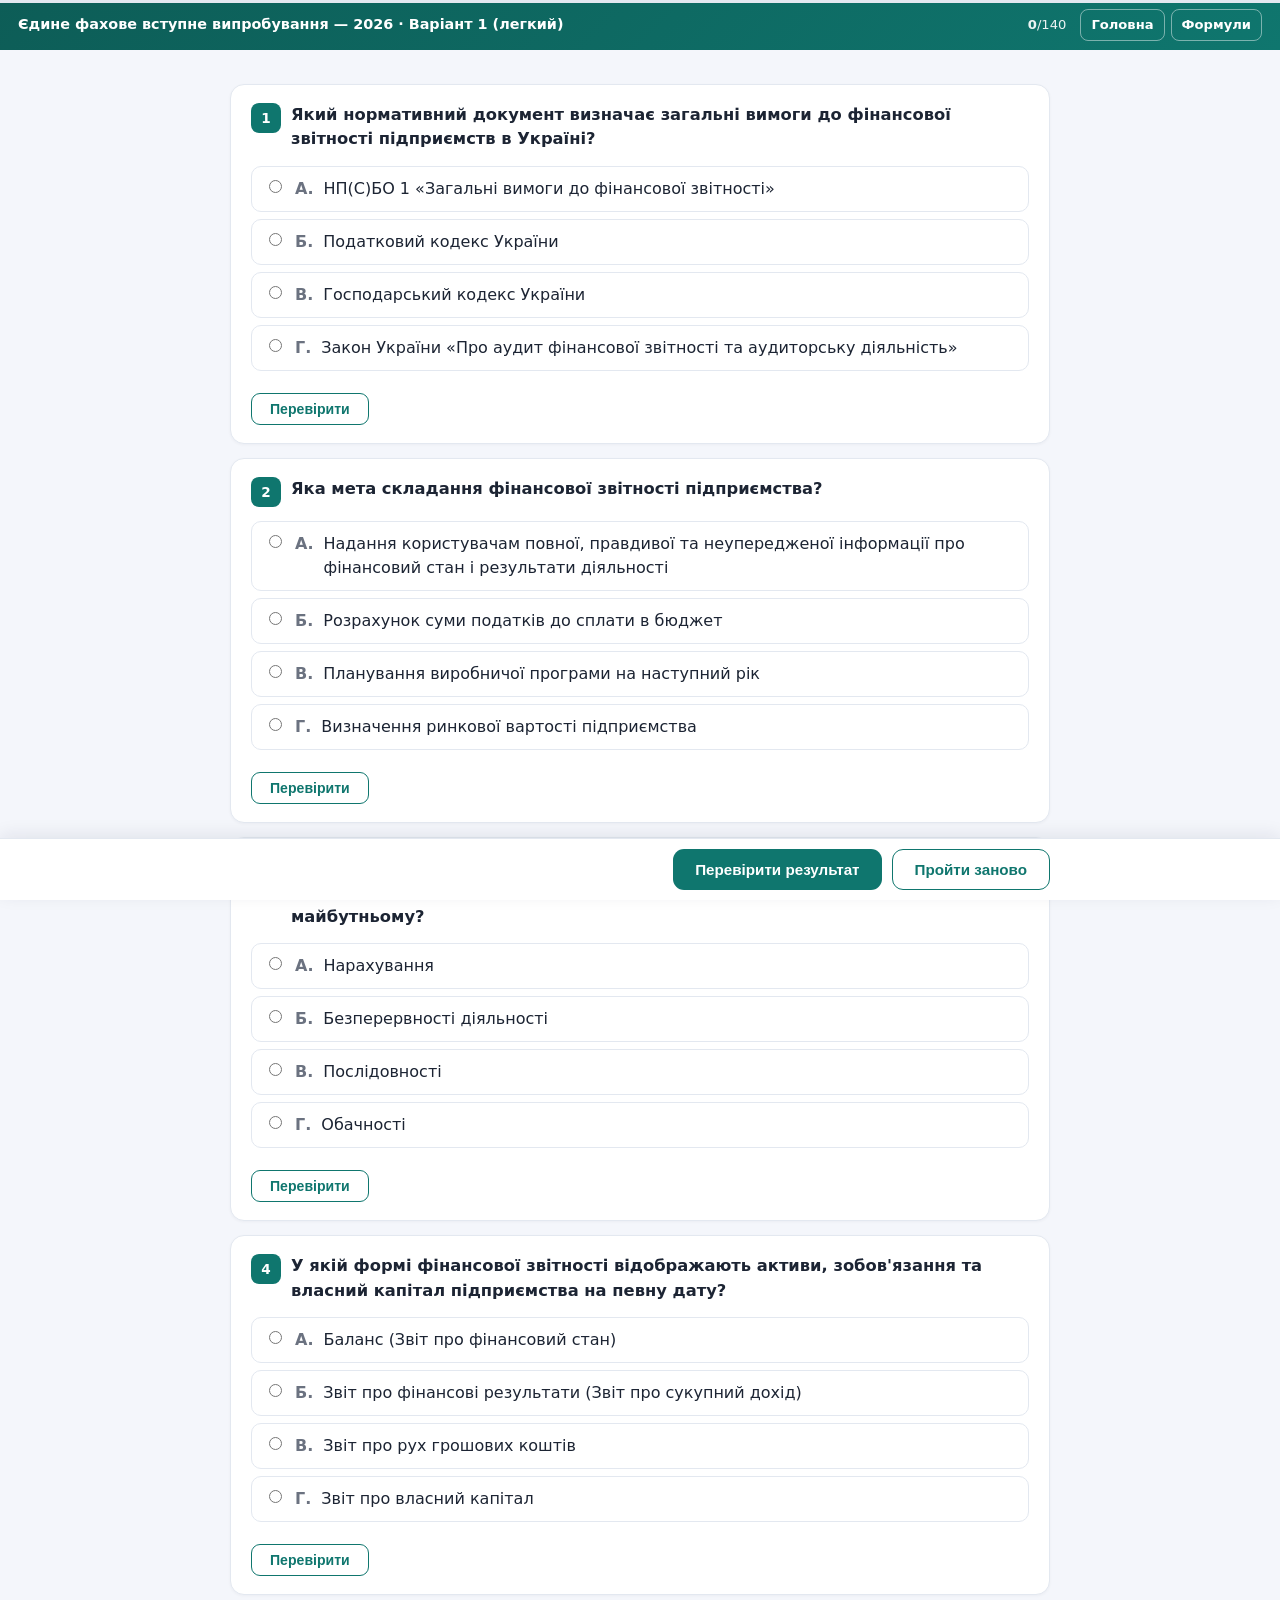
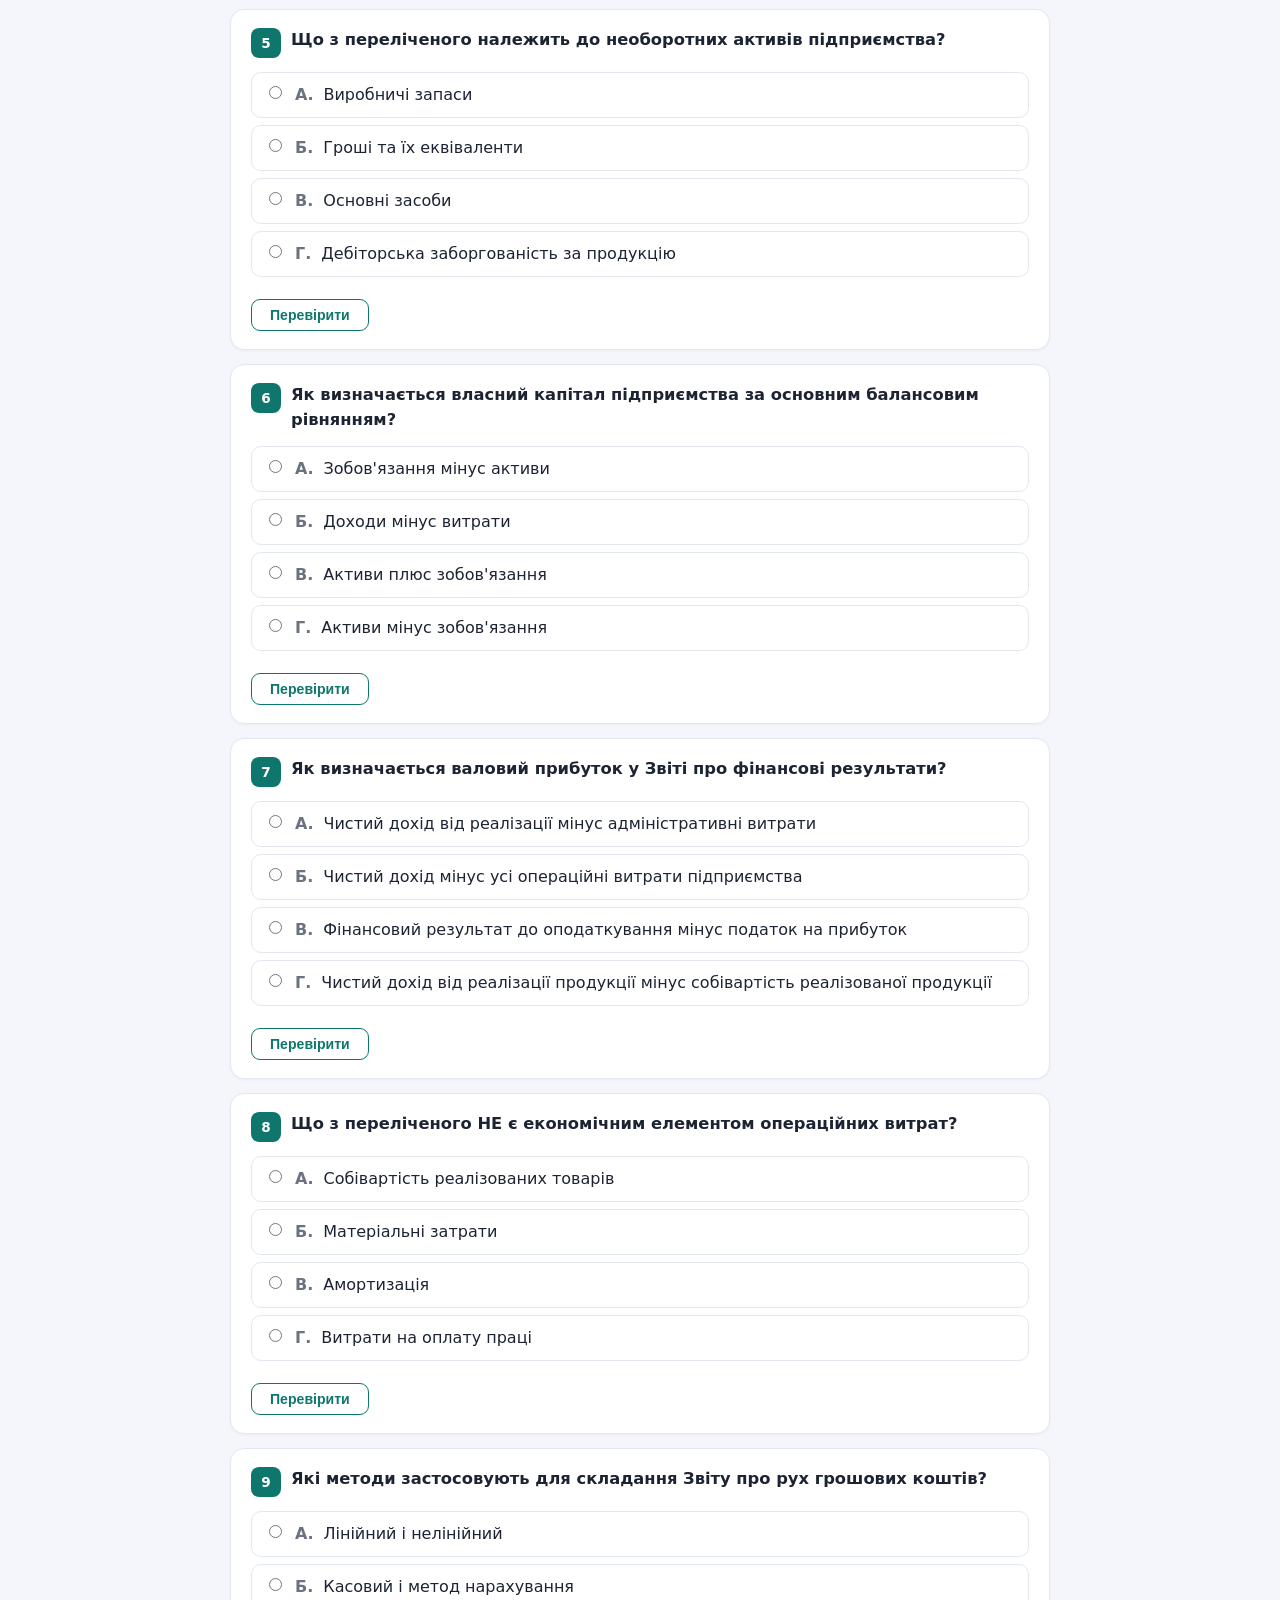
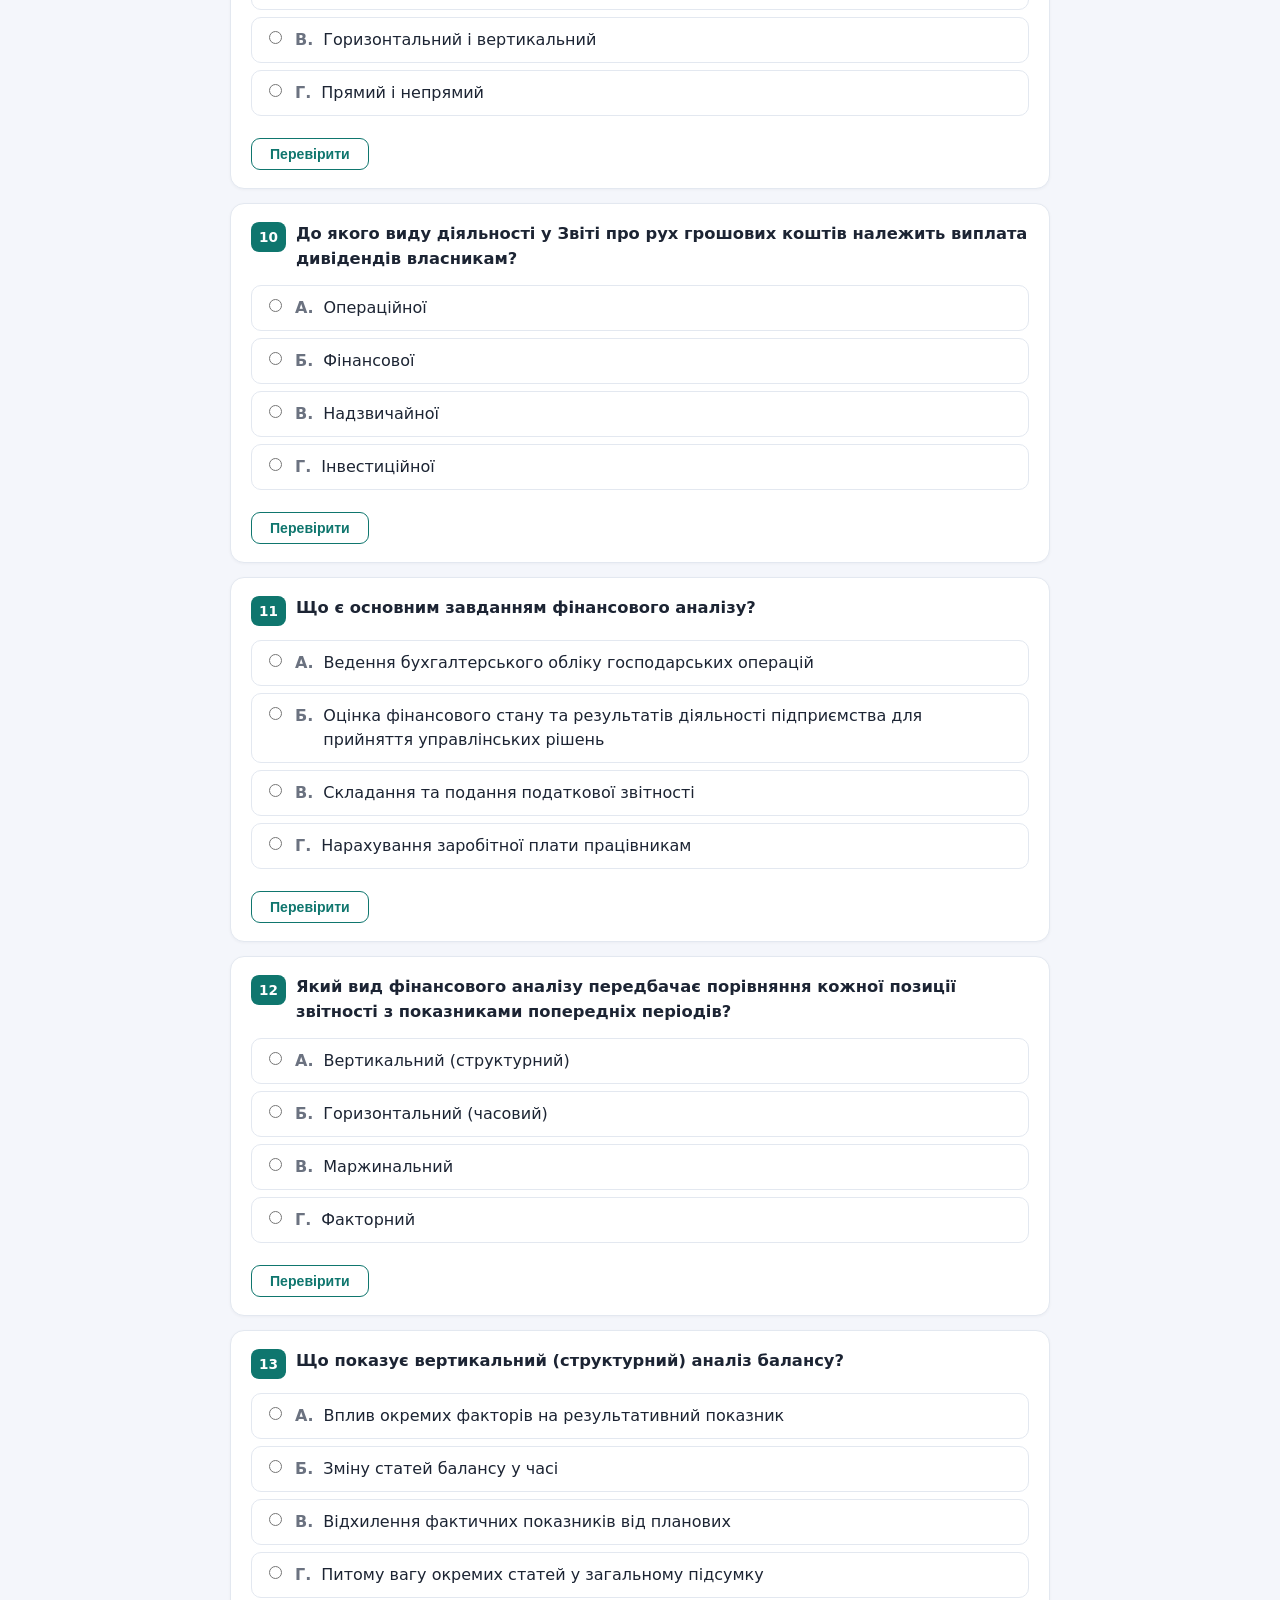
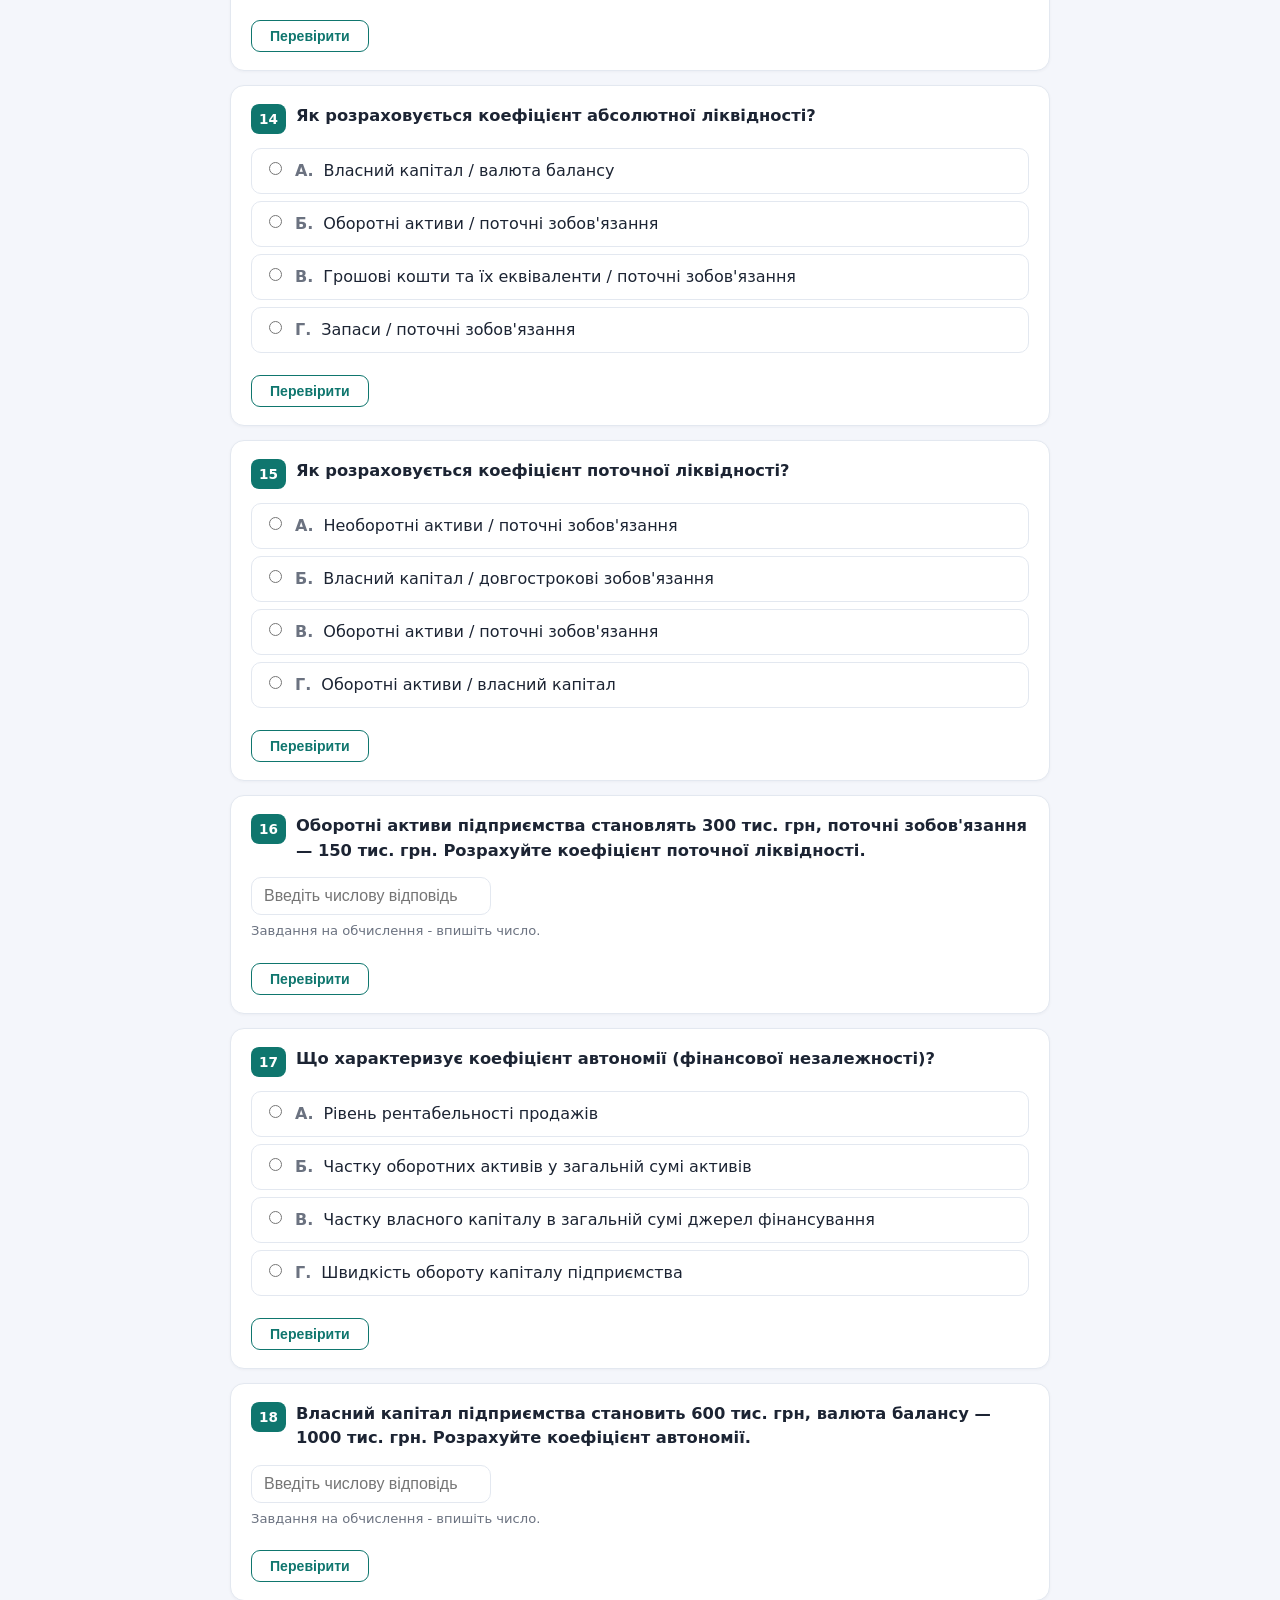
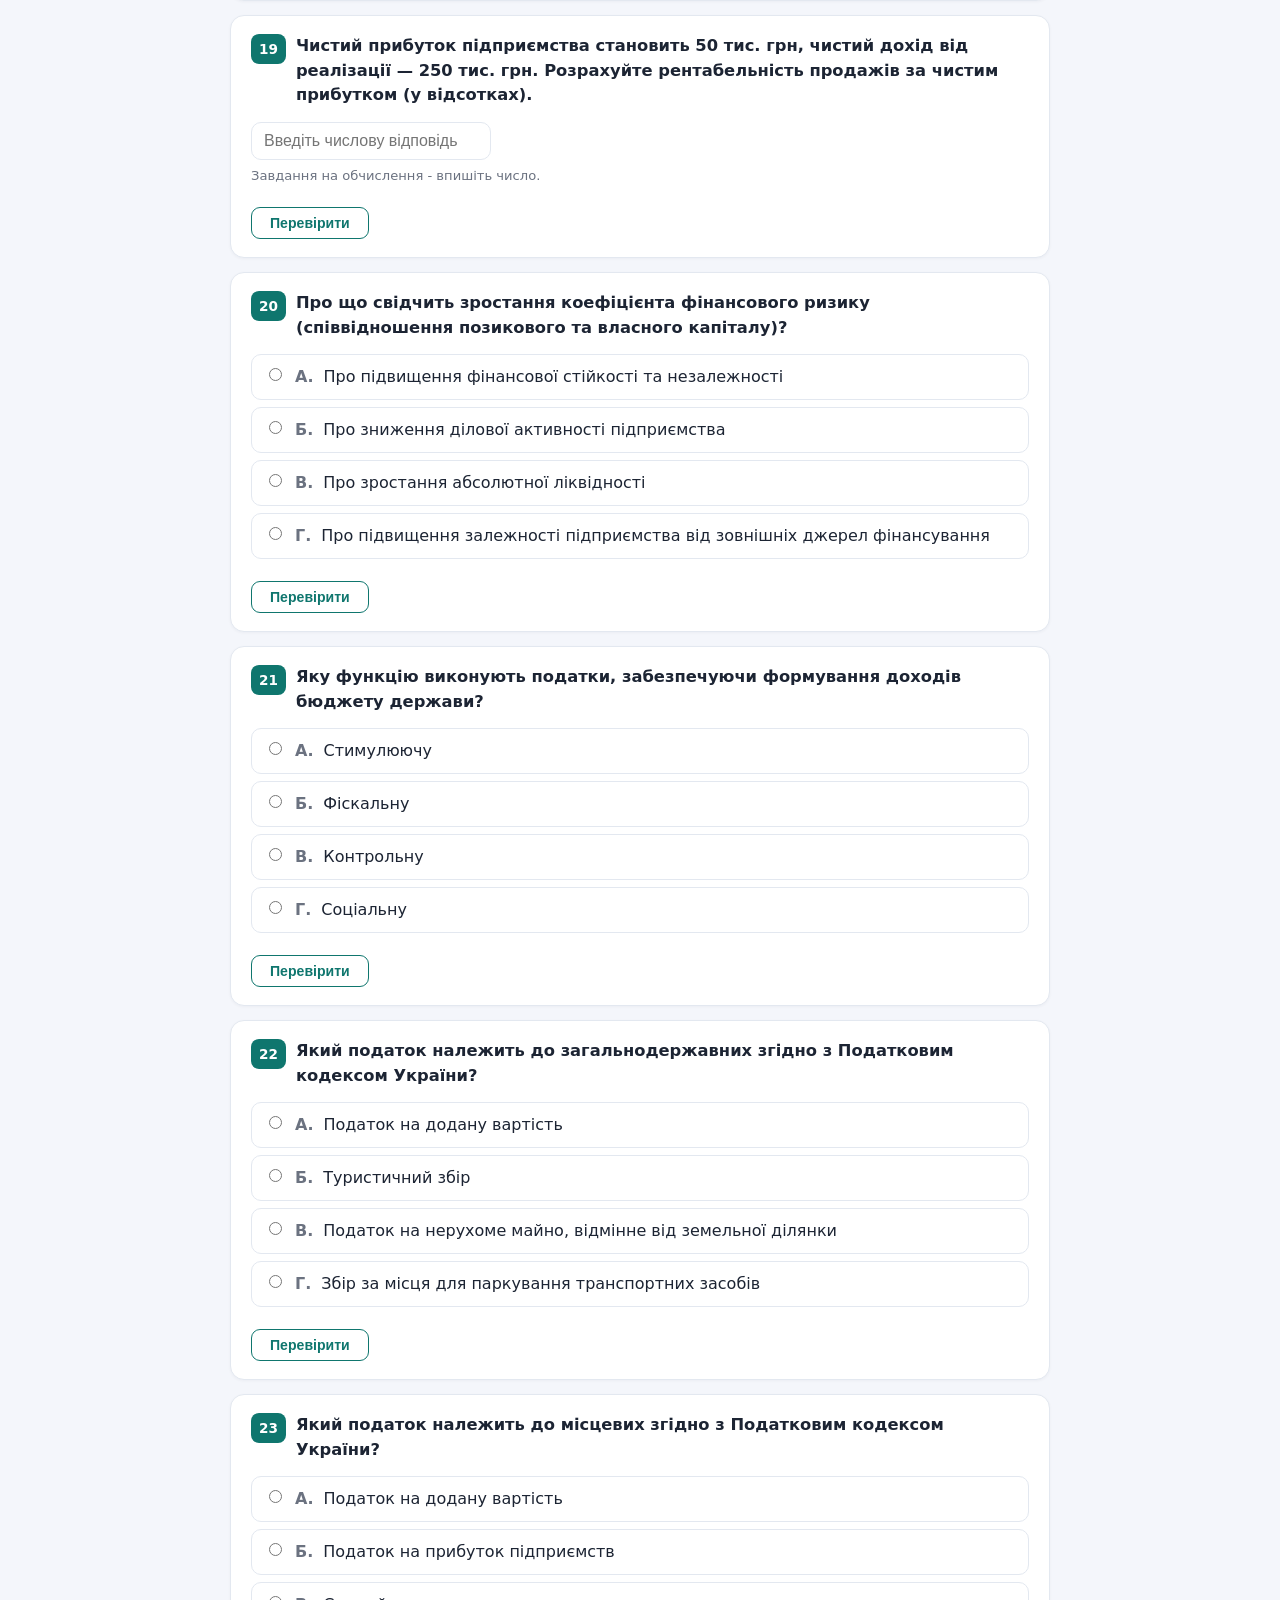
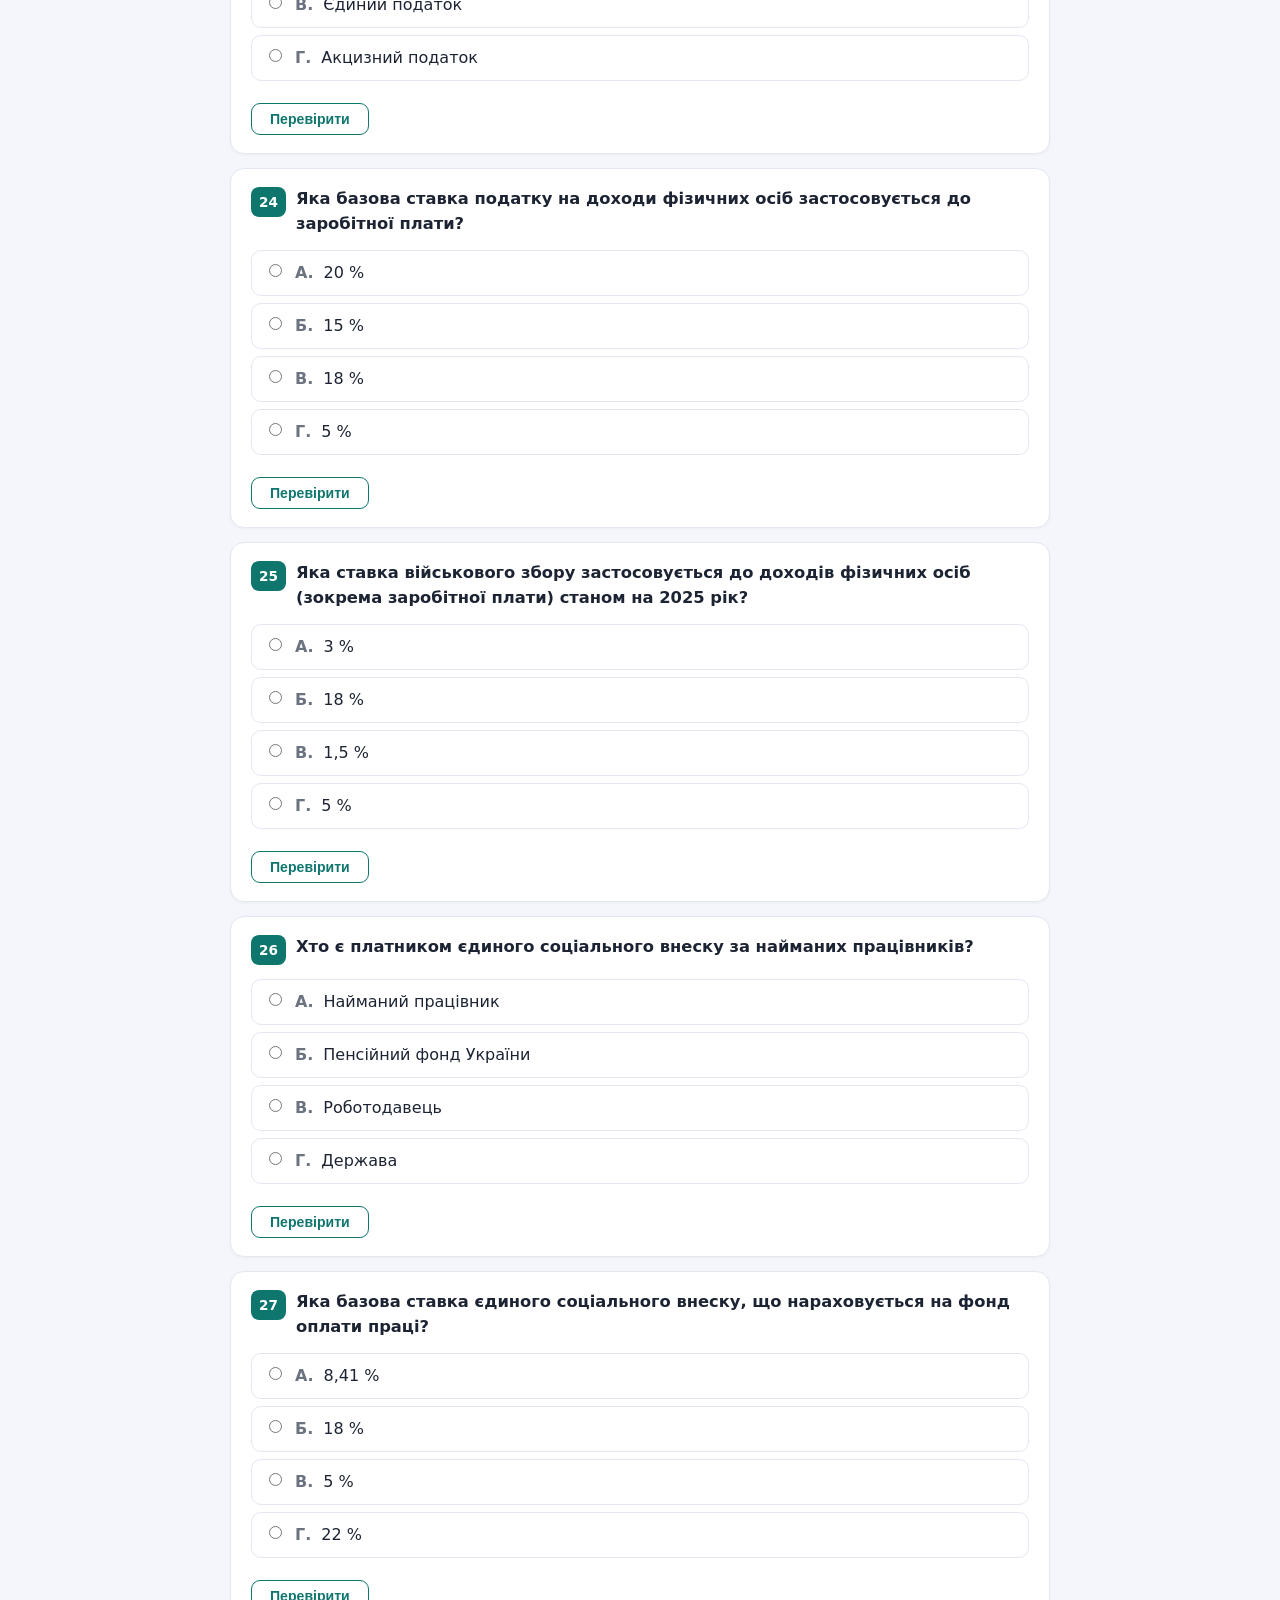
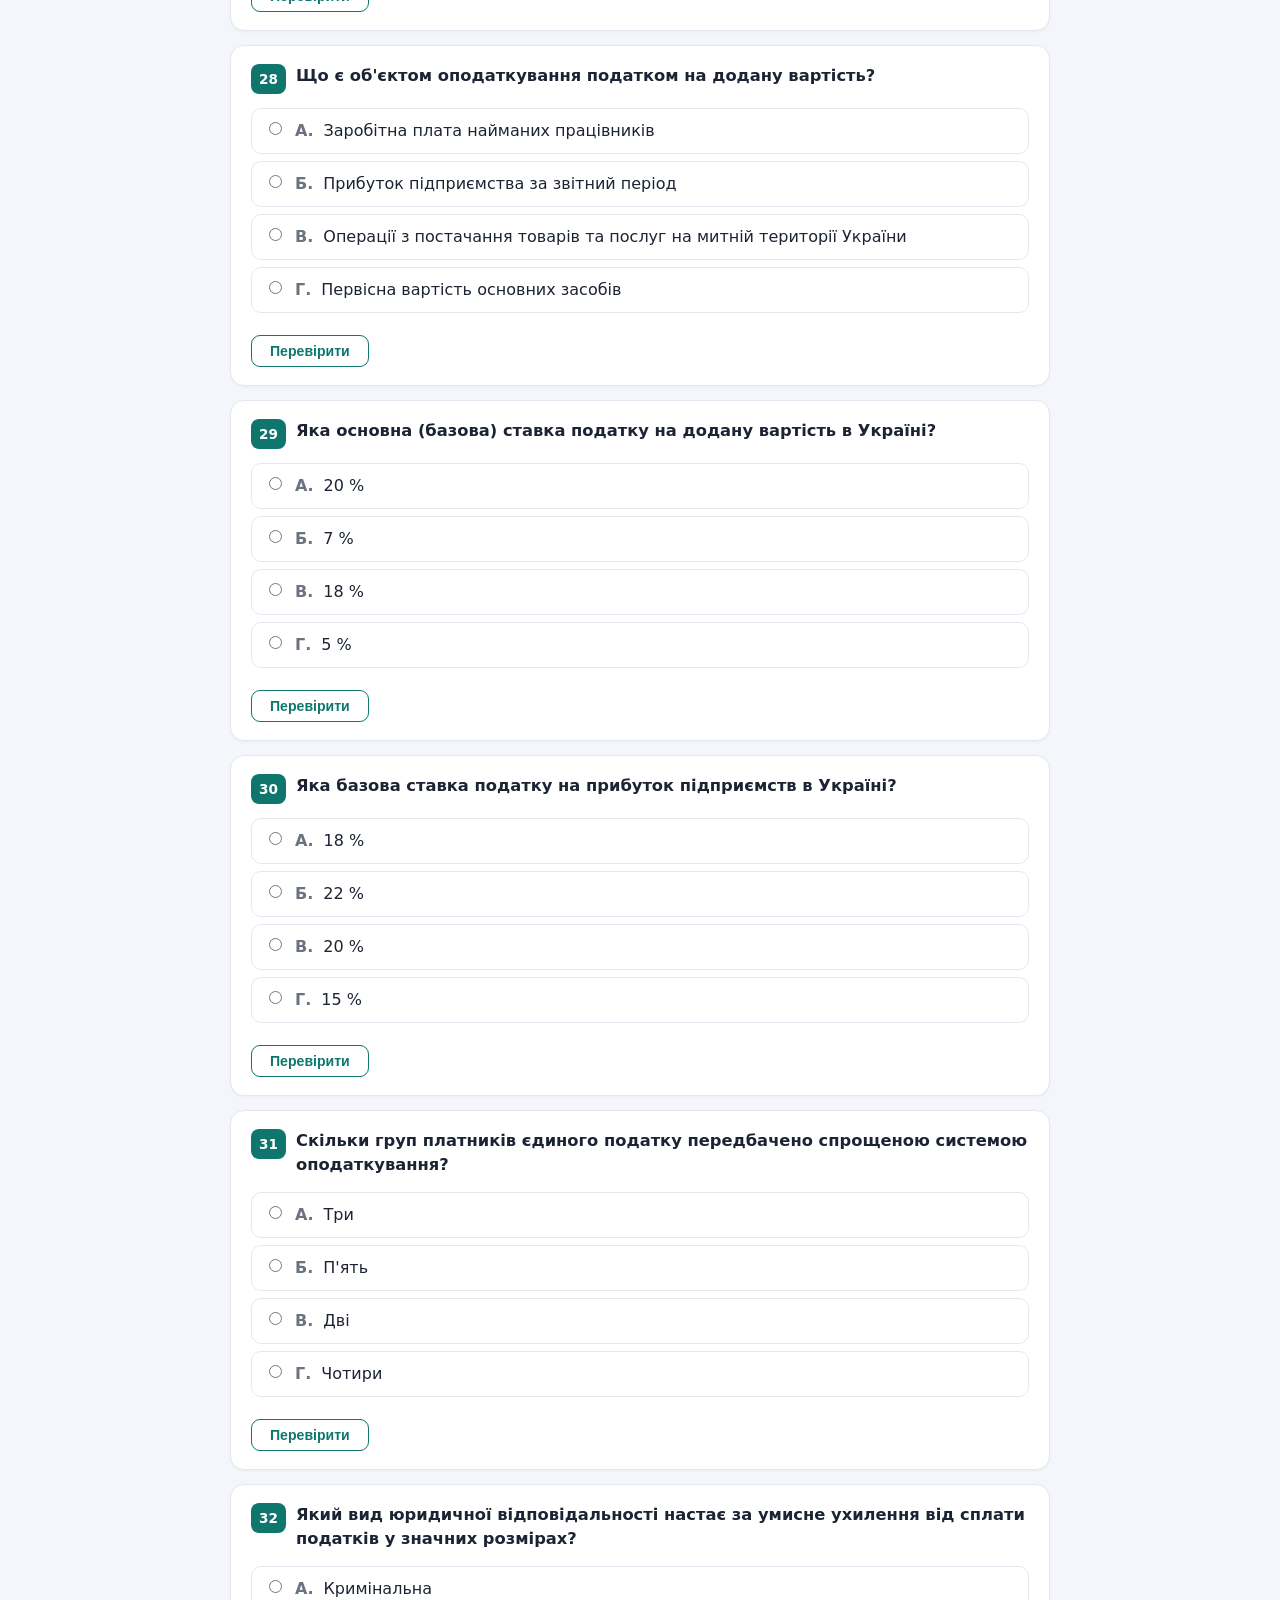
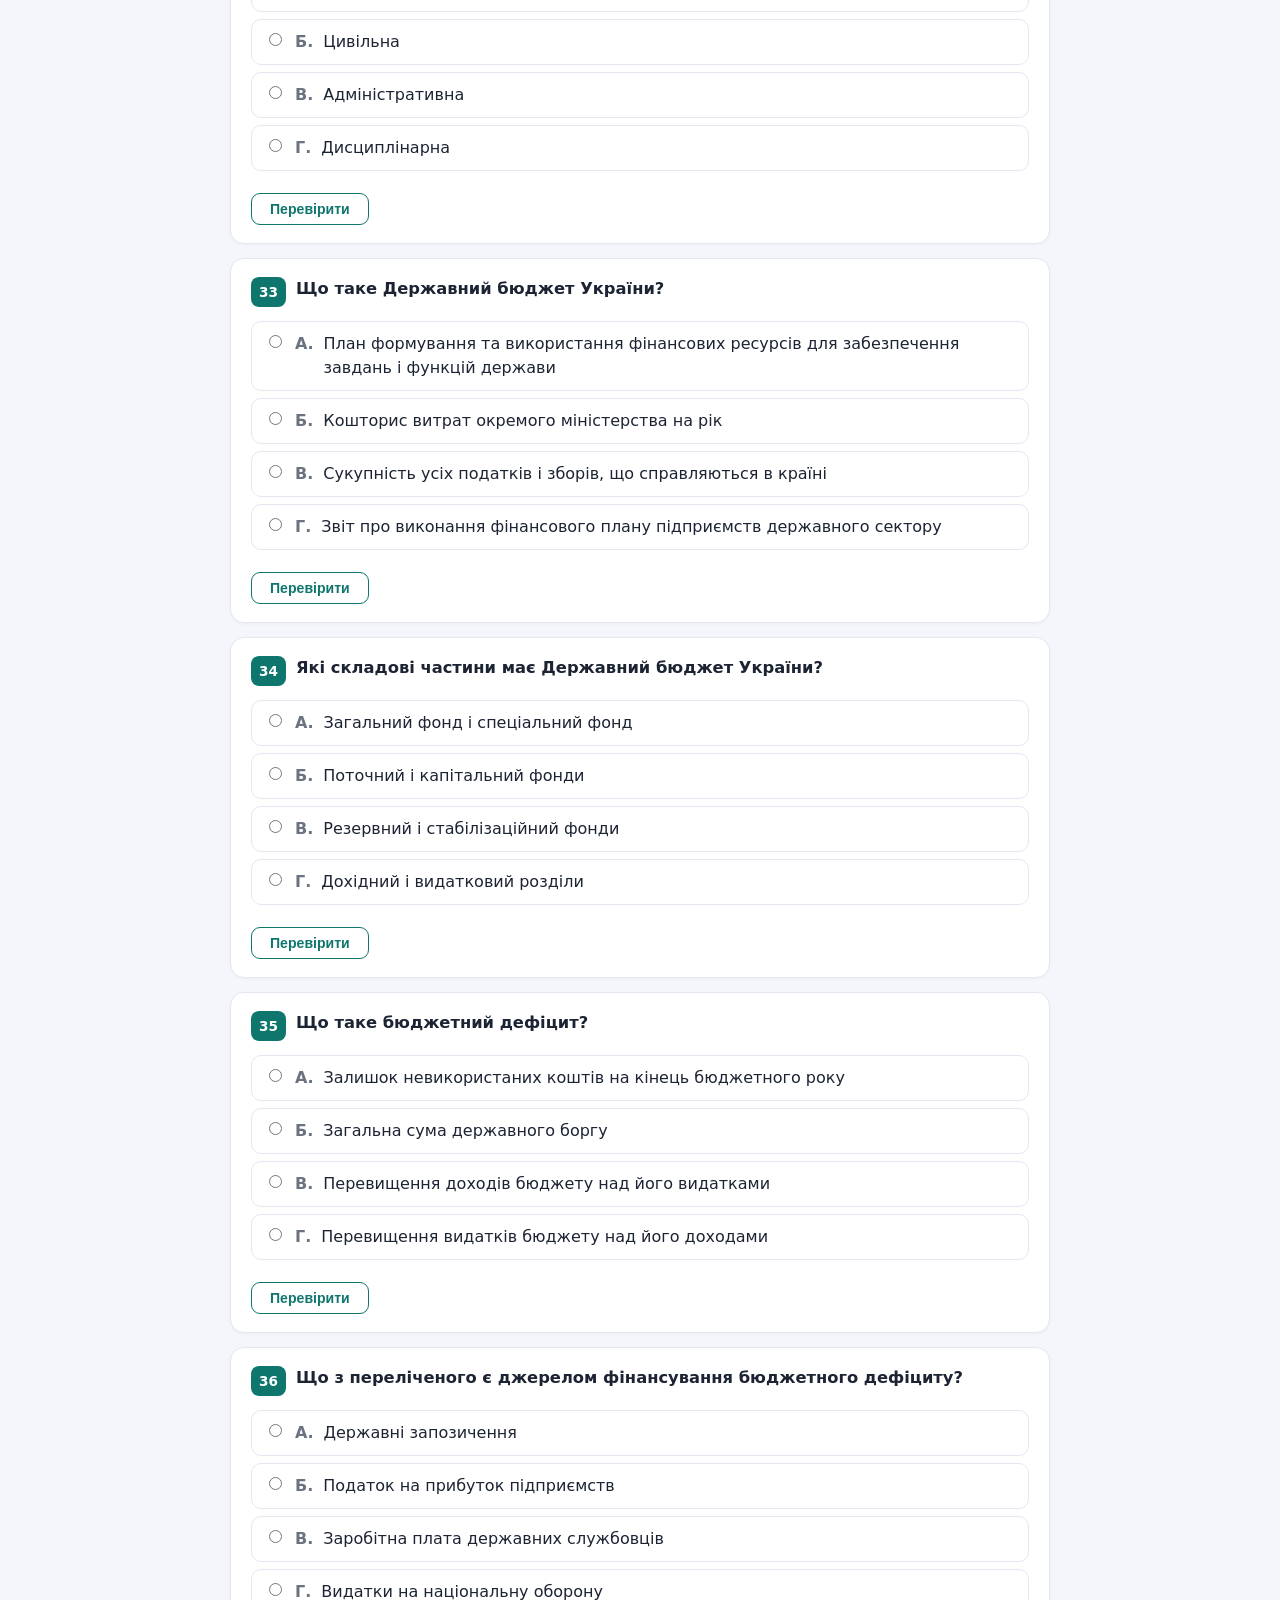
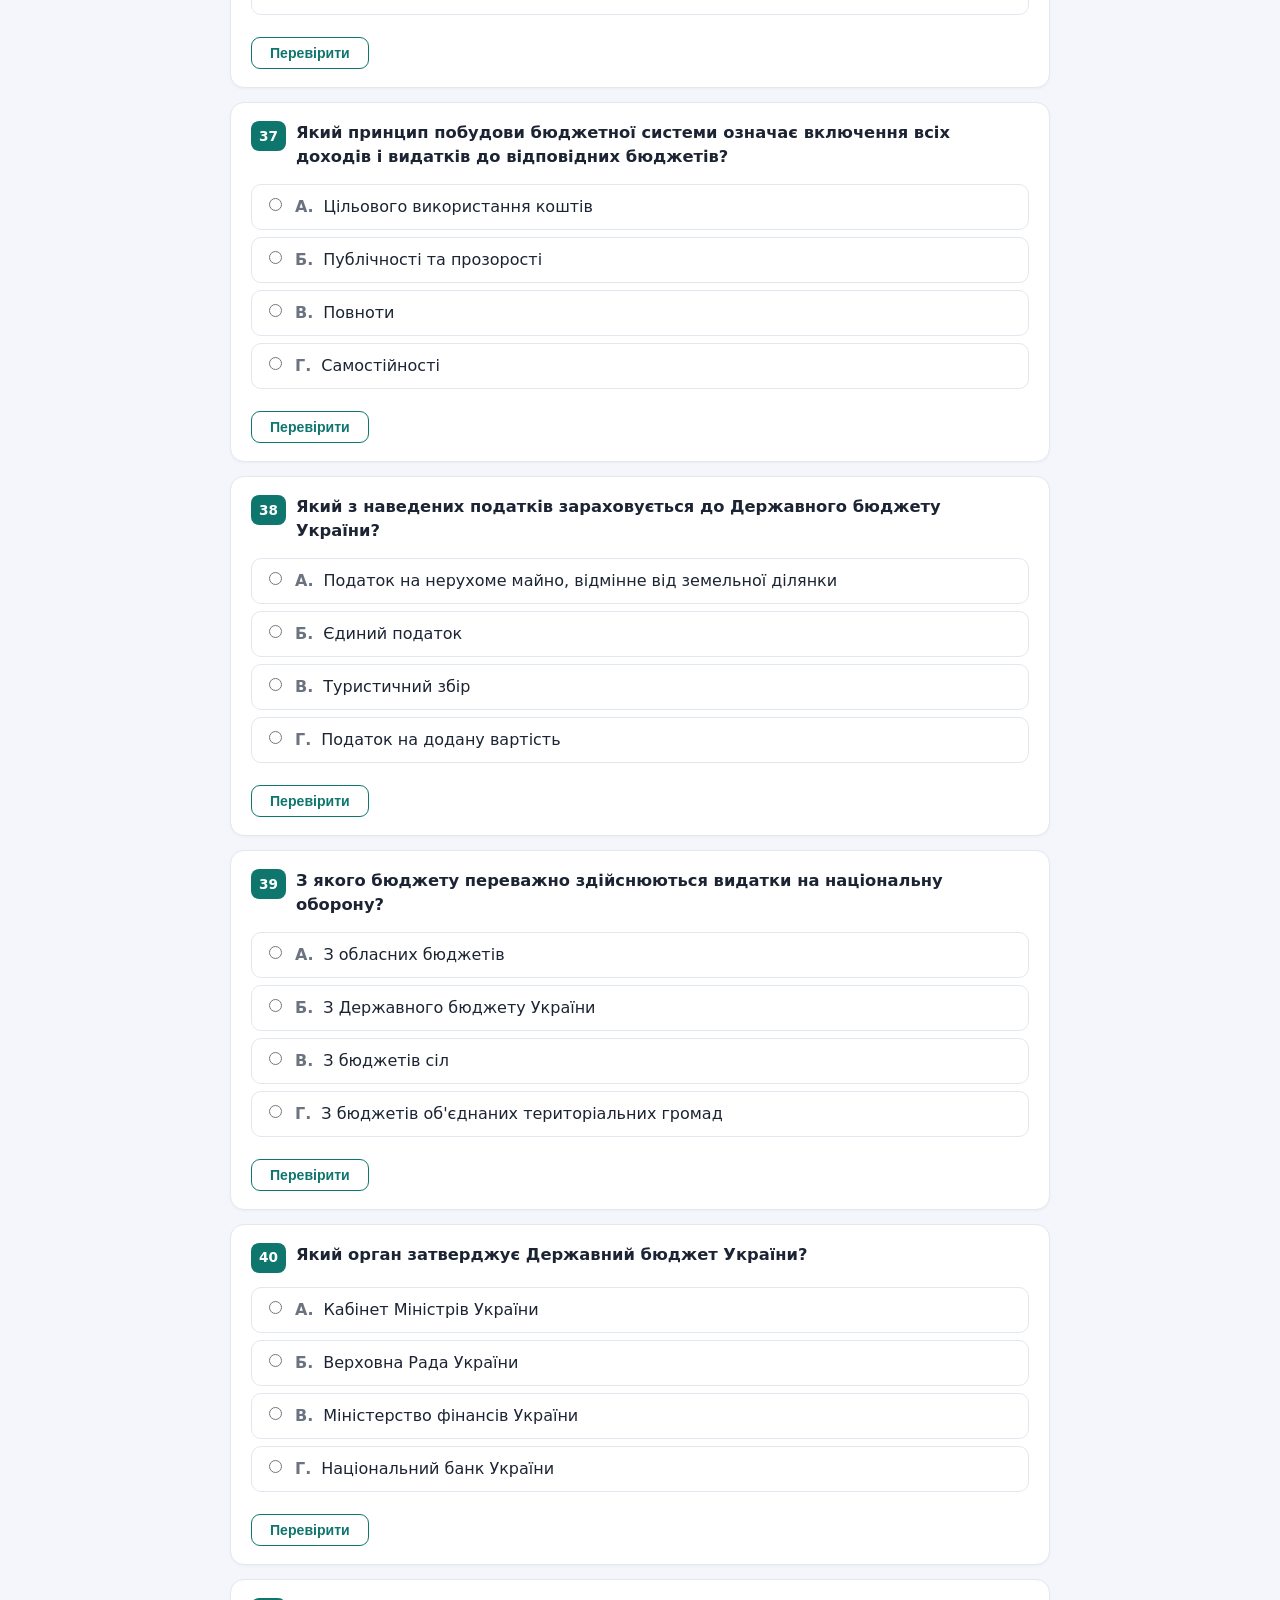
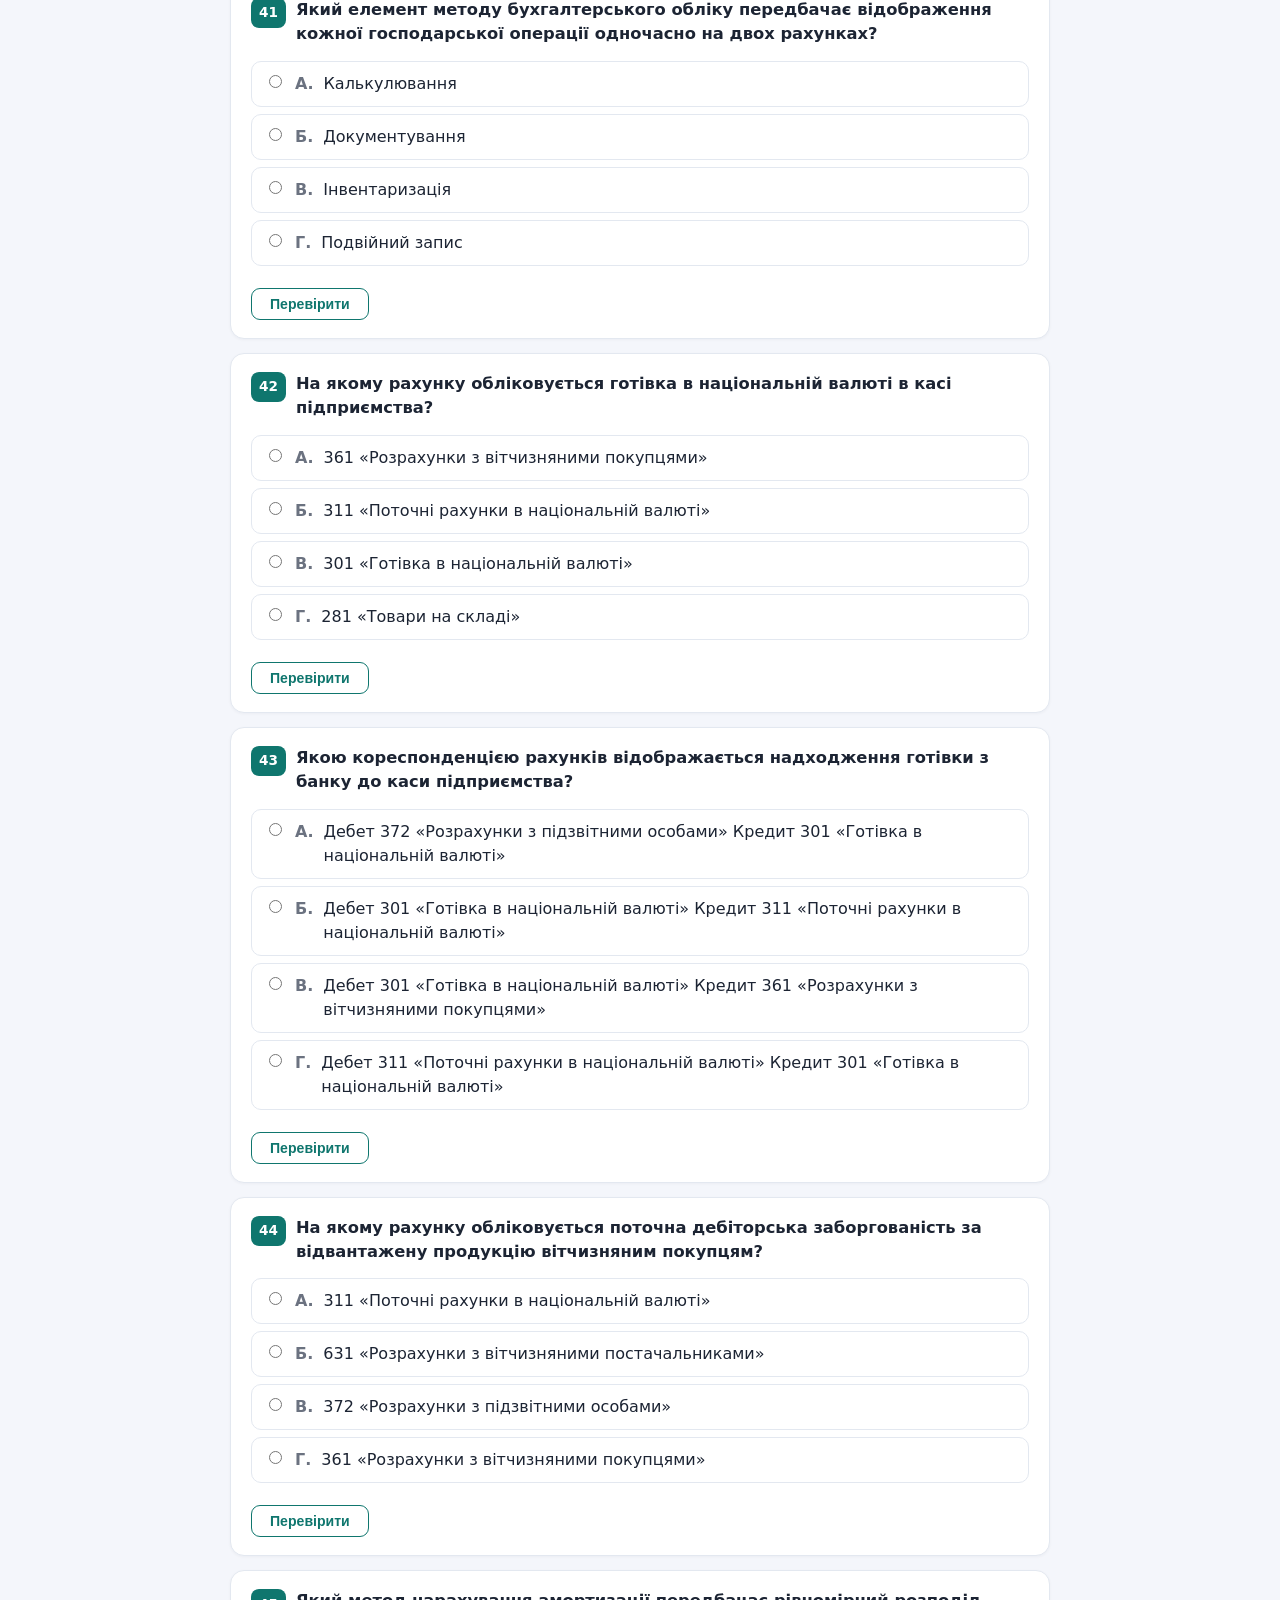
<file: docs/variant-1.html>
<!DOCTYPE html>
<html lang="uk">
<head>
<meta charset="UTF-8">
<meta name="viewport" content="width=device-width, initial-scale=1.0">
<title>ЄФВВ-2026 — Облік та фінанси (варіант 1, легкий)</title>
<meta name="description" content="Облік та фінанси · легкий рівень · пробний тест за програмою (наказ МОН від 15.10.2025 № 1362)">
<meta property="og:type" content="website">
<meta property="og:locale" content="uk_UA">
<meta property="og:title" content="ЄФВВ-2026 — Облік та фінанси (варіант 1, легкий)">
<meta property="og:description" content="Облік та фінанси · легкий рівень · пробний тест за програмою (наказ МОН від 15.10.2025 № 1362)">
<meta name="twitter:card" content="summary">
<link rel="icon" href="assets/favicon.svg">
<link rel="stylesheet" href="assets/quiz.css">
<style>:root{--brand:#0f766e;--brand-d:#0d5d57;--hover:#f1fbf9}</style>
</head>
<body>
<div class="pline"><span class="pfill" id="pfill"></span></div>
<header class="topbar" id="topbar">
  <span class="ttl"><span class="t-full">Єдине фахове вступне випробування — 2026 · Варіант 1 (легкий)</span><span class="t-short">Варіант 1 (легкий)</span></span>
  <span class="pcount"><b id="answered">0</b>/<span id="total1"></span><span id="total2" hidden></span></span>
  <nav class="menu"><a href="index.html">Головна</a><a href="formulas.html">Формули</a></nav>
</header>

<div class="wrap" id="quiz"></div>

<footer>Пробний тест укладено за офіційною програмою ЄФВВ. Легкий рівень. Для самопідготовки.<div class="disclaimer">Неофіційний ресурс для самопідготовки. Не пов’язаний з МОН України чи УЦОЯО. Завдання авторські й не є офіційними завданнями ЄФВВ.</div></footer>

<div class="abar" id="abar">
  <div class="abar-inner">
    <div class="result" id="result">
      <span class="score" id="scoreLine"></span>
      <span class="pct" id="pctLine"></span>
      <span class="grade" id="gradeBadge"></span>
    </div>
    <div class="abar-btns">
      <button class="btn primary" id="check"><span class="t-full">Перевірити результат</span><span class="t-short">Результат</span></button>
      <button class="btn ghost" id="reset">Пройти заново</button>
    </div>
  </div>
</div>

<script>const QUESTIONS = [{"q": "Який нормативний документ визначає загальні вимоги до фінансової звітності підприємств в Україні?", "options": ["НП(С)БО 1 «Загальні вимоги до фінансової звітності»", "Податковий кодекс України", "Господарський кодекс України", "Закон України «Про аудит фінансової звітності та аудиторську діяльність»"], "correct": [0], "answer": null, "type": "mc", "n": 1, "explain": "НП(С)БО 1 «Загальні вимоги до фінансової звітності» визначає мету, склад, принципи та якісні характеристики звітності."}, {"q": "Яка мета складання фінансової звітності підприємства?", "options": ["Надання користувачам повної, правдивої та неупередженої інформації про фінансовий стан і результати діяльності", "Розрахунок суми податків до сплати в бюджет", "Планування виробничої програми на наступний рік", "Визначення ринкової вартості підприємства"], "correct": [0], "answer": null, "type": "mc", "n": 2, "explain": "Мета звітності — надати користувачам повну, правдиву та неупереджену інформацію для прийняття рішень."}, {"q": "Який принцип фінансової звітності передбачає оцінку активів і зобов'язань виходячи з того, що підприємство продовжуватиме свою діяльність у майбутньому?", "options": ["Нарахування", "Безперервності діяльності", "Послідовності", "Обачності"], "correct": [1], "answer": null, "type": "mc", "n": 3, "explain": "Принцип безперервності: підприємство не має наміру ліквідуватися, тож активи й зобов'язання оцінюють за вартістю продовження діяльності."}, {"q": "У якій формі фінансової звітності відображають активи, зобов'язання та власний капітал підприємства на певну дату?", "options": ["Баланс (Звіт про фінансовий стан)", "Звіт про фінансові результати (Звіт про сукупний дохід)", "Звіт про рух грошових коштів", "Звіт про власний капітал"], "correct": [0], "answer": null, "type": "mc", "n": 4, "explain": "Баланс (Звіт про фінансовий стан) показує активи, власний капітал і зобов'язання на конкретну дату."}, {"q": "Що з переліченого належить до необоротних активів підприємства?", "options": ["Виробничі запаси", "Гроші та їх еквіваленти", "Основні засоби", "Дебіторська заборгованість за продукцію"], "correct": [2], "answer": null, "type": "mc", "n": 5, "explain": "Основні засоби служать понад рік — це необоротні активи; запаси, дебіторка та гроші — оборотні."}, {"q": "Як визначається власний капітал підприємства за основним балансовим рівнянням?", "options": ["Зобов'язання мінус активи", "Доходи мінус витрати", "Активи плюс зобов'язання", "Активи мінус зобов'язання"], "correct": [3], "answer": null, "type": "mc", "n": 6, "explain": "Балансове рівняння: Активи = Власний капітал + Зобов'язання, звідси Власний капітал = Активи − Зобов'язання."}, {"q": "Як визначається валовий прибуток у Звіті про фінансові результати?", "options": ["Чистий дохід від реалізації мінус адміністративні витрати", "Чистий дохід мінус усі операційні витрати підприємства", "Фінансовий результат до оподаткування мінус податок на прибуток", "Чистий дохід від реалізації продукції мінус собівартість реалізованої продукції"], "correct": [3], "answer": null, "type": "mc", "n": 7, "explain": "Валовий прибуток = чистий дохід від реалізації − собівартість реалізованої продукції."}, {"q": "Що з переліченого НЕ є економічним елементом операційних витрат?", "options": ["Собівартість реалізованих товарів", "Матеріальні затрати", "Амортизація", "Витрати на оплату праці"], "correct": [0], "answer": null, "type": "mc", "n": 8, "explain": "Елементи операційних витрат: матеріальні затрати, оплата праці, відрахування на соцзаходи, амортизація, інші. Собівартість товарів — комплексна стаття, а не елемент."}, {"q": "Які методи застосовують для складання Звіту про рух грошових коштів?", "options": ["Лінійний і нелінійний", "Касовий і метод нарахування", "Горизонтальний і вертикальний", "Прямий і непрямий"], "correct": [3], "answer": null, "type": "mc", "n": 9, "explain": "Звіт про рух грошових коштів складають прямим або непрямим методом."}, {"q": "До якого виду діяльності у Звіті про рух грошових коштів належить виплата дивідендів власникам?", "options": ["Операційної", "Фінансової", "Надзвичайної", "Інвестиційної"], "correct": [1], "answer": null, "type": "mc", "n": 10, "explain": "Виплата дивідендів власникам — рух коштів від фінансової діяльності."}, {"q": "Що є основним завданням фінансового аналізу?", "options": ["Ведення бухгалтерського обліку господарських операцій", "Оцінка фінансового стану та результатів діяльності підприємства для прийняття управлінських рішень", "Складання та подання податкової звітності", "Нарахування заробітної плати працівникам"], "correct": [1], "answer": null, "type": "mc", "n": 11, "explain": "Фінансовий аналіз оцінює фінансовий стан і результати для прийняття управлінських рішень."}, {"q": "Який вид фінансового аналізу передбачає порівняння кожної позиції звітності з показниками попередніх періодів?", "options": ["Вертикальний (структурний)", "Горизонтальний (часовий)", "Маржинальний", "Факторний"], "correct": [1], "answer": null, "type": "mc", "n": 12, "explain": "Горизонтальний (часовий) аналіз порівнює кожну позицію звітності з попередніми періодами."}, {"q": "Що показує вертикальний (структурний) аналіз балансу?", "options": ["Вплив окремих факторів на результативний показник", "Зміну статей балансу у часі", "Відхилення фактичних показників від планових", "Питому вагу окремих статей у загальному підсумку"], "correct": [3], "answer": null, "type": "mc", "n": 13, "explain": "Вертикальний (структурний) аналіз показує питому вагу статей у загальному підсумку."}, {"q": "Як розраховується коефіцієнт абсолютної ліквідності?", "options": ["Власний капітал / валюта балансу", "Оборотні активи / поточні зобов'язання", "Грошові кошти та їх еквіваленти / поточні зобов'язання", "Запаси / поточні зобов'язання"], "correct": [2], "answer": null, "type": "mc", "n": 14, "explain": "Коефіцієнт абсолютної ліквідності = грошові кошти та еквіваленти / поточні зобов'язання."}, {"q": "Як розраховується коефіцієнт поточної ліквідності?", "options": ["Необоротні активи / поточні зобов'язання", "Власний капітал / довгострокові зобов'язання", "Оборотні активи / поточні зобов'язання", "Оборотні активи / власний капітал"], "correct": [2], "answer": null, "type": "mc", "n": 15, "explain": "Коефіцієнт поточної ліквідності = оборотні активи / поточні зобов'язання."}, {"q": "Оборотні активи підприємства становлять 300 тис. грн, поточні зобов'язання — 150 тис. грн. Розрахуйте коефіцієнт поточної ліквідності.", "options": [], "correct": [], "answer": "2", "type": "num", "n": 16, "explain": "Кпл = ОА / ПЗ = 300 / 150 = 2."}, {"q": "Що характеризує коефіцієнт автономії (фінансової незалежності)?", "options": ["Рівень рентабельності продажів", "Частку оборотних активів у загальній сумі активів", "Частку власного капіталу в загальній сумі джерел фінансування", "Швидкість обороту капіталу підприємства"], "correct": [2], "answer": null, "type": "mc", "n": 17, "explain": "Коефіцієнт автономії = власний капітал / валюта балансу; показує частку власних джерел фінансування."}, {"q": "Власний капітал підприємства становить 600 тис. грн, валюта балансу — 1000 тис. грн. Розрахуйте коефіцієнт автономії.", "options": [], "correct": [], "answer": "0.6", "type": "num", "n": 18, "explain": "Кавт = ВК / валюта балансу = 600 / 1000 = 0,6."}, {"q": "Чистий прибуток підприємства становить 50 тис. грн, чистий дохід від реалізації — 250 тис. грн. Розрахуйте рентабельність продажів за чистим прибутком (у відсотках).", "options": [], "correct": [], "answer": "20", "type": "num", "n": 19, "explain": "Рентабельність продажів = чистий прибуток / чистий дохід × 100 = 50 / 250 × 100 = 20 %."}, {"q": "Про що свідчить зростання коефіцієнта фінансового ризику (співвідношення позикового та власного капіталу)?", "options": ["Про підвищення фінансової стійкості та незалежності", "Про зниження ділової активності підприємства", "Про зростання абсолютної ліквідності", "Про підвищення залежності підприємства від зовнішніх джерел фінансування"], "correct": [3], "answer": null, "type": "mc", "n": 20, "explain": "Зростання співвідношення позикового до власного капіталу означає більшу залежність від зовнішніх джерел."}, {"q": "Яку функцію виконують податки, забезпечуючи формування доходів бюджету держави?", "options": ["Стимулюючу", "Фіскальну", "Контрольну", "Соціальну"], "correct": [1], "answer": null, "type": "mc", "n": 21, "explain": "Фіскальна функція податків забезпечує наповнення бюджету."}, {"q": "Який податок належить до загальнодержавних згідно з Податковим кодексом України?", "options": ["Податок на додану вартість", "Туристичний збір", "Податок на нерухоме майно, відмінне від земельної ділянки", "Збір за місця для паркування транспортних засобів"], "correct": [0], "answer": null, "type": "mc", "n": 22, "explain": "ПДВ — загальнодержавний податок; туристичний збір, податок на нерухомість і збір за паркування — місцеві."}, {"q": "Який податок належить до місцевих згідно з Податковим кодексом України?", "options": ["Податок на додану вартість", "Податок на прибуток підприємств", "Єдиний податок", "Акцизний податок"], "correct": [2], "answer": null, "type": "mc", "n": 23, "explain": "Єдиний податок належить до місцевих; ПДВ, акциз і податок на прибуток — загальнодержавні."}, {"q": "Яка базова ставка податку на доходи фізичних осіб застосовується до заробітної плати?", "options": ["20 %", "15 %", "18 %", "5 %"], "correct": [2], "answer": null, "type": "mc", "n": 24, "explain": "Базова ставка ПДФО для заробітної плати — 18 %."}, {"q": "Яка ставка військового збору застосовується до доходів фізичних осіб (зокрема заробітної плати) станом на 2025 рік?", "options": ["3 %", "18 %", "1,5 %", "5 %"], "correct": [3], "answer": null, "type": "mc", "n": 25, "explain": "З грудня 2024 р. ставка військового збору з доходів фізосіб становить 5 %."}, {"q": "Хто є платником єдиного соціального внеску за найманих працівників?", "options": ["Найманий працівник", "Пенсійний фонд України", "Роботодавець", "Держава"], "correct": [2], "answer": null, "type": "mc", "n": 26, "explain": "ЄСВ за найманих працівників нараховує і сплачує роботодавець."}, {"q": "Яка базова ставка єдиного соціального внеску, що нараховується на фонд оплати праці?", "options": ["8,41 %", "18 %", "5 %", "22 %"], "correct": [3], "answer": null, "type": "mc", "n": 27, "explain": "Базова ставка ЄСВ на фонд оплати праці — 22 %."}, {"q": "Що є об'єктом оподаткування податком на додану вартість?", "options": ["Заробітна плата найманих працівників", "Прибуток підприємства за звітний період", "Операції з постачання товарів та послуг на митній території України", "Первісна вартість основних засобів"], "correct": [2], "answer": null, "type": "mc", "n": 28, "explain": "Об'єкт ПДВ — операції з постачання товарів і послуг на митній території України (а також ввезення/вивезення)."}, {"q": "Яка основна (базова) ставка податку на додану вартість в Україні?", "options": ["20 %", "7 %", "18 %", "5 %"], "correct": [0], "answer": null, "type": "mc", "n": 29, "explain": "Основна ставка ПДВ — 20 % (є також 14 %, 7 %, 0 %)."}, {"q": "Яка базова ставка податку на прибуток підприємств в Україні?", "options": ["18 %", "22 %", "20 %", "15 %"], "correct": [0], "answer": null, "type": "mc", "n": 30, "explain": "Базова ставка податку на прибуток підприємств — 18 %."}, {"q": "Скільки груп платників єдиного податку передбачено спрощеною системою оподаткування?", "options": ["Три", "П'ять", "Дві", "Чотири"], "correct": [3], "answer": null, "type": "mc", "n": 31, "explain": "Спрощена система оподаткування має чотири групи платників єдиного податку."}, {"q": "Який вид юридичної відповідальності настає за умисне ухилення від сплати податків у значних розмірах?", "options": ["Кримінальна", "Цивільна", "Адміністративна", "Дисциплінарна"], "correct": [0], "answer": null, "type": "mc", "n": 32, "explain": "За умисне ухилення від сплати податків у значних розмірах настає кримінальна відповідальність."}, {"q": "Що таке Державний бюджет України?", "options": ["План формування та використання фінансових ресурсів для забезпечення завдань і функцій держави", "Кошторис витрат окремого міністерства на рік", "Сукупність усіх податків і зборів, що справляються в країні", "Звіт про виконання фінансового плану підприємств державного сектору"], "correct": [0], "answer": null, "type": "mc", "n": 33, "explain": "Державний бюджет — план формування й використання фінансових ресурсів для завдань і функцій держави."}, {"q": "Які складові частини має Державний бюджет України?", "options": ["Загальний фонд і спеціальний фонд", "Поточний і капітальний фонди", "Резервний і стабілізаційний фонди", "Дохідний і видатковий розділи"], "correct": [0], "answer": null, "type": "mc", "n": 34, "explain": "Державний бюджет складається із загального та спеціального фондів."}, {"q": "Що таке бюджетний дефіцит?", "options": ["Залишок невикористаних коштів на кінець бюджетного року", "Загальна сума державного боргу", "Перевищення доходів бюджету над його видатками", "Перевищення видатків бюджету над його доходами"], "correct": [3], "answer": null, "type": "mc", "n": 35, "explain": "Бюджетний дефіцит — перевищення видатків бюджету над доходами."}, {"q": "Що з переліченого є джерелом фінансування бюджетного дефіциту?", "options": ["Державні запозичення", "Податок на прибуток підприємств", "Заробітна плата державних службовців", "Видатки на національну оборону"], "correct": [0], "answer": null, "type": "mc", "n": 36, "explain": "Дефіцит фінансують за рахунок державних запозичень та інших джерел фінансування."}, {"q": "Який принцип побудови бюджетної системи означає включення всіх доходів і видатків до відповідних бюджетів?", "options": ["Цільового використання коштів", "Публічності та прозорості", "Повноти", "Самостійності"], "correct": [2], "answer": null, "type": "mc", "n": 37, "explain": "Принцип повноти — усі доходи й видатки включають до відповідних бюджетів."}, {"q": "Який з наведених податків зараховується до Державного бюджету України?", "options": ["Податок на нерухоме майно, відмінне від земельної ділянки", "Єдиний податок", "Туристичний збір", "Податок на додану вартість"], "correct": [3], "answer": null, "type": "mc", "n": 38, "explain": "ПДВ зараховується до Державного бюджету; перелічені поряд податки — місцеві."}, {"q": "З якого бюджету переважно здійснюються видатки на національну оборону?", "options": ["З обласних бюджетів", "З Державного бюджету України", "З бюджетів сіл", "З бюджетів об'єднаних територіальних громад"], "correct": [1], "answer": null, "type": "mc", "n": 39, "explain": "Видатки на національну оборону здійснюють з Державного бюджету."}, {"q": "Який орган затверджує Державний бюджет України?", "options": ["Кабінет Міністрів України", "Верховна Рада України", "Міністерство фінансів України", "Національний банк України"], "correct": [1], "answer": null, "type": "mc", "n": 40, "explain": "Державний бюджет затверджує Верховна Рада України (законом про Держбюджет)."}, {"q": "Який елемент методу бухгалтерського обліку передбачає відображення кожної господарської операції одночасно на двох рахунках?", "options": ["Калькулювання", "Документування", "Інвентаризація", "Подвійний запис"], "correct": [3], "answer": null, "type": "mc", "n": 41, "explain": "Подвійний запис — кожна операція відображається за дебетом одного й кредитом іншого рахунку."}, {"q": "На якому рахунку обліковується готівка в національній валюті в касі підприємства?", "options": ["361 «Розрахунки з вітчизняними покупцями»", "311 «Поточні рахунки в національній валюті»", "301 «Готівка в національній валюті»", "281 «Товари на складі»"], "correct": [2], "answer": null, "type": "mc", "n": 42, "explain": "Готівка в національній валюті в касі обліковується на рахунку 301."}, {"q": "Якою кореспонденцією рахунків відображається надходження готівки з банку до каси підприємства?", "options": ["Дебет 372 «Розрахунки з підзвітними особами» Кредит 301 «Готівка в національній валюті»", "Дебет 301 «Готівка в національній валюті» Кредит 311 «Поточні рахунки в національній валюті»", "Дебет 301 «Готівка в національній валюті» Кредит 361 «Розрахунки з вітчизняними покупцями»", "Дебет 311 «Поточні рахунки в національній валюті» Кредит 301 «Готівка в національній валюті»"], "correct": [1], "answer": null, "type": "mc", "n": 43, "explain": "Надходження готівки з банку до каси: Дебет 301 Кредит 311."}, {"q": "На якому рахунку обліковується поточна дебіторська заборгованість за відвантажену продукцію вітчизняним покупцям?", "options": ["311 «Поточні рахунки в національній валюті»", "631 «Розрахунки з вітчизняними постачальниками»", "372 «Розрахунки з підзвітними особами»", "361 «Розрахунки з вітчизняними покупцями»"], "correct": [3], "answer": null, "type": "mc", "n": 44, "explain": "Поточна дебіторка покупців за продукцію — рахунок 361."}, {"q": "Який метод нарахування амортизації передбачає рівномірний розподіл вартості, що амортизується, протягом строку корисного використання об'єкта?", "options": ["Прямолінійний", "Кумулятивний", "Виробничий", "Зменшення залишкової вартості"], "correct": [0], "answer": null, "type": "mc", "n": 45, "explain": "Прямолінійний метод рівномірно розподіляє вартість, що амортизується, протягом строку використання."}, {"q": "Первісна вартість обладнання — 120 тис. грн, ліквідаційна вартість — 20 тис. грн, строк корисного використання — 5 років. Розрахуйте річну суму амортизації за прямолінійним методом (у тис. грн).", "options": [], "correct": [], "answer": "20", "type": "num", "n": 46, "explain": "Річна амортизація = (первісна − ліквідаційна) / строк = (120 − 20) / 5 = 20 тис. грн."}, {"q": "Який метод оцінки вибуття запасів передбачає, що запаси відпускаються у виробництво у послідовності їх надходження (першими надійшли — першими вибувають)?", "options": ["Середньозваженої собівартості", "Ідентифікованої собівартості", "ФІФО", "Нормативних затрат"], "correct": [2], "answer": null, "type": "mc", "n": 47, "explain": "ФІФО: першими списують запаси, що надійшли першими."}, {"q": "На якому рахунку обліковуються виробничі запаси підприємства?", "options": ["28 «Товари»", "20 «Виробничі запаси»", "23 «Виробництво»", "26 «Готова продукція»"], "correct": [1], "answer": null, "type": "mc", "n": 48, "explain": "Виробничі запаси обліковують на рахунку 20."}, {"q": "Якою кореспонденцією рахунків відображається оприбуткування готової продукції з виробництва на склад?", "options": ["Дебет 26 «Готова продукція» Кредит 23 «Виробництво»", "Дебет 901 «Собівартість реалізованої готової продукції» Кредит 26 «Готова продукція»", "Дебет 26 «Готова продукція» Кредит 701 «Дохід від реалізації готової продукції»", "Дебет 23 «Виробництво» Кредит 26 «Готова продукція»"], "correct": [0], "answer": null, "type": "mc", "n": 49, "explain": "Оприбуткування готової продукції з виробництва: Дебет 26 Кредит 23."}, {"q": "На якому рахунку обліковуються короткострокові кредити банків?", "options": ["63 «Розрахунки з постачальниками та підрядниками»", "60 «Короткострокові позики»", "50 «Довгострокові позики»", "31 «Рахунки в банках»"], "correct": [1], "answer": null, "type": "mc", "n": 50, "explain": "Короткострокові кредити банків — рахунок 60."}, {"q": "Якою кореспонденцією рахунків відображається нарахування заробітної плати робітникам основного виробництва?", "options": ["Дебет 23 «Виробництво» Кредит 661 «Розрахунки за заробітною платою»", "Дебет 661 «Розрахунки за заробітною платою» Кредит 641 «Розрахунки за податками»", "Дебет 661 «Розрахунки за заробітною платою» Кредит 301 «Готівка в національній валюті»", "Дебет 92 «Адміністративні витрати» Кредит 661 «Розрахунки за заробітною платою»"], "correct": [0], "answer": null, "type": "mc", "n": 51, "explain": "Нарахування зарплати робітникам основного виробництва: Дебет 23 Кредит 661."}, {"q": "На якому рахунку обліковується нерозподілений прибуток (непокритий збиток) підприємства?", "options": ["43 «Резервний капітал»", "42 «Додатковий капітал»", "40 «Зареєстрований (пайовий) капітал»", "44 «Нерозподілені прибутки (непокриті збитки)»"], "correct": [3], "answer": null, "type": "mc", "n": 52, "explain": "Нерозподілений прибуток (непокритий збиток) обліковують на рахунку 44."}, {"q": "Який рахунок призначений для обліку резервного капіталу підприємства?", "options": ["40 «Зареєстрований (пайовий) капітал»", "43 «Резервний капітал»", "46 «Неоплачений капітал»", "44 «Нерозподілені прибутки»"], "correct": [1], "answer": null, "type": "mc", "n": 53, "explain": "Резервний капітал обліковують на рахунку 43."}, {"q": "Яке основне завдання управлінського обліку?", "options": ["Проведення аудиту фінансової звітності", "Забезпечення інформацією внутрішніх користувачів для прийняття управлінських рішень", "Нарахування та сплата податків до бюджету", "Складання фінансової звітності для зовнішніх користувачів"], "correct": [1], "answer": null, "type": "mc", "n": 54, "explain": "Управлінський облік забезпечує інформацією внутрішніх користувачів для прийняття рішень."}, {"q": "Як поводяться постійні витрати у загальній сумі при зміні обсягу виробництва у межах релевантного діапазону?", "options": ["Змінюються прямо пропорційно обсягу", "Зростають швидше за обсяг виробництва", "Зменшуються зі зростанням обсягу", "Залишаються незмінними"], "correct": [3], "answer": null, "type": "mc", "n": 55, "explain": "Постійні витрати в загальній сумі незмінні в межах релевантного діапазону (на одиницю — зменшуються зі зростанням обсягу)."}, {"q": "Які витрати змінюються прямо пропорційно до зміни обсягу діяльності підприємства?", "options": ["Незворотні", "Змінні", "Постійні", "Альтернативні"], "correct": [1], "answer": null, "type": "mc", "n": 56, "explain": "Змінні витрати змінюються прямо пропорційно до обсягу діяльності."}, {"q": "Як називаються витрати, які можна безпосередньо віднести на конкретний об'єкт витрат (виріб)?", "options": ["Накладні", "Прямі", "Непрямі", "Постійні"], "correct": [1], "answer": null, "type": "mc", "n": 57, "explain": "Прямі витрати можна безпосередньо віднести на конкретний об'єкт витрат."}, {"q": "У чому полягає особливість калькулювання собівартості за методом змінних витрат (директ-костинг)?", "options": ["Адміністративні витрати включають до виробничої собівартості", "До собівартості включають усі витрати підприємства", "До собівартості продукції включають лише змінні виробничі витрати", "Постійні витрати розподіляють на кожну одиницю продукції"], "correct": [2], "answer": null, "type": "mc", "n": 58, "explain": "Директ-костинг включає до собівартості лише змінні виробничі витрати; постійні списують на період."}, {"q": "Ціна продажу одиниці продукції — 50 грн, змінні витрати на одиницю — 30 грн, постійні витрати — 40 000 грн. Скільки одиниць потрібно продати для досягнення точки беззбитковості?", "options": [], "correct": [], "answer": "2000", "type": "num", "n": 59, "explain": "Точка беззбитковості (од) = постійні / (ціна − змінні на од) = 40 000 / (50 − 30) = 2000 од."}, {"q": "Маржинальний дохід на одиницю продукції становить 25 грн, постійні витрати — 50 000 грн. Скільки одиниць необхідно продати, щоб отримати прибуток 25 000 грн?", "options": [], "correct": [], "answer": "3000", "type": "num", "n": 60, "explain": "Обсяг = (постійні + цільовий прибуток) / МД на од = (50 000 + 25 000) / 25 = 3000 од."}, {"q": "Постійні витрати підприємства — 100 000 грн, коефіцієнт маржинального доходу — 25 %. Яка точка беззбитковості у вартісному вимірі (грн)?", "options": [], "correct": [], "answer": "400000", "type": "num", "n": 61, "explain": "Точка беззбитковості (грн) = постійні / коефіцієнт МД = 100 000 / 0,25 = 400 000 грн."}, {"q": "Який бюджет складають першим у процесі бюджетування на підприємстві?", "options": ["Бюджет продажів", "Бюджет використання матеріалів і закупівель", "Бюджет грошових коштів", "Бюджет виробництва"], "correct": [0], "answer": null, "type": "mc", "n": 62, "explain": "Бюджетування починають з бюджету продажів — він задає всі наступні бюджети."}, {"q": "До якого типу центрів відповідальності належить підрозділ, керівник якого відповідає за витрати, доходи та інвестиції?", "options": ["Центр доходів", "Центр прибутку", "Центр інвестицій", "Центр витрат"], "correct": [2], "answer": null, "type": "mc", "n": 63, "explain": "За витрати, доходи й інвестиції одночасно відповідає центр інвестицій."}, {"q": "До якого типу центрів відповідальності належить виробничий цех, керівник якого відповідає лише за витрати?", "options": ["Центр витрат", "Центр доходів", "Центр прибутку", "Центр інвестицій"], "correct": [0], "answer": null, "type": "mc", "n": 64, "explain": "Цех, де відповідають лише за витрати, — центр витрат."}, {"q": "Що таке фінансові ресурси підприємства?", "options": ["Грошові кошти, що перебувають у розпорядженні підприємства та призначені для забезпечення його діяльності", "Основні засоби та нематеріальні активи підприємства", "Виключно чистий прибуток підприємства за звітний період", "Запаси сировини, матеріалів і готової продукції"], "correct": [0], "answer": null, "type": "mc", "n": 65, "explain": "Фінансові ресурси — грошові кошти у розпорядженні підприємства для забезпечення діяльності."}, {"q": "Який платіжний документ є основним для здійснення безготівкових розрахунків між підприємствами?", "options": ["Видатковий касовий ордер", "Товарно-транспортна накладна", "Платіжна інструкція", "Прибутковий касовий ордер"], "correct": [2], "answer": null, "type": "mc", "n": 66, "explain": "Основний документ безготівкових розрахунків — платіжна інструкція."}, {"q": "Як класифікують грошові потоки підприємства за видами діяльності?", "options": ["Прямі та непрямі", "Готівкові та безготівкові", "Постійні та змінні", "Операційні, інвестиційні, фінансові"], "correct": [3], "answer": null, "type": "mc", "n": 67, "explain": "За видами діяльності грошові потоки поділяють на операційні, інвестиційні та фінансові."}, {"q": "Як визначається чистий грошовий потік підприємства?", "options": ["Різниця між вхідними та вихідними грошовими потоками", "Сума всіх вихідних грошових потоків", "Залишок грошових коштів на початок періоду", "Сума всіх вхідних грошових потоків"], "correct": [0], "answer": null, "type": "mc", "n": 68, "explain": "Чистий грошовий потік = вхідні потоки − вихідні потоки."}, {"q": "Підприємство отримало чистий дохід від реалізації продукції 500 тис. грн, собівартість реалізованої продукції — 320 тис. грн. Розрахуйте валовий прибуток (тис. грн).", "options": [], "correct": [], "answer": "180", "type": "num", "n": 69, "explain": "Валовий прибуток = чистий дохід − собівартість = 500 − 320 = 180 тис. грн."}, {"q": "Що таке амортизація основних засобів?", "options": ["Витрати на поточний ремонт обладнання", "Збільшення вартості активу внаслідок інфляції", "Систематичний розподіл вартості, що амортизується, протягом строку корисного використання об'єкта", "Переоцінка активу до справедливої вартості"], "correct": [2], "answer": null, "type": "mc", "n": 70, "explain": "Амортизація — систематичний розподіл вартості, що амортизується, протягом строку використання."}, {"q": "Що з переліченого належить до оборотних активів підприємства?", "options": ["Нематеріальні активи", "Виробничі запаси", "Будівлі та споруди", "Довгострокові фінансові інвестиції"], "correct": [1], "answer": null, "type": "mc", "n": 71, "explain": "Виробничі запаси — оборотні активи; будівлі, НМА та довгострокові інвестиції — необоротні."}, {"q": "Що характеризує операційний цикл підприємства?", "options": ["Період погашення довгострокових банківських кредитів", "Період обороту лише грошових коштів", "Період від придбання запасів до отримання коштів від реалізації продукції", "Строк корисного використання основних засобів"], "correct": [2], "answer": null, "type": "mc", "n": 72, "explain": "Операційний цикл — період від придбання запасів до отримання коштів від реалізації продукції."}, {"q": "За рахунок чого формується зареєстрований (статутний) капітал підприємства?", "options": ["Внесків власників (засновників)", "Банківських кредитів", "Чистого прибутку звітного періоду", "Кредиторської заборгованості за товари"], "correct": [0], "answer": null, "type": "mc", "n": 73, "explain": "Статутний (зареєстрований) капітал формується з внесків власників (засновників)."}, {"q": "Що з переліченого є способом залучення позикового капіталу підприємства?", "options": ["Емісія простих акцій", "Реінвестування чистого прибутку", "Банківський кредит", "Внески засновників до статутного капіталу"], "correct": [2], "answer": null, "type": "mc", "n": 74, "explain": "Банківський кредит — спосіб залучення позикового капіталу."}, {"q": "Що таке комерційний кредит?", "options": ["Кредит, що надається одним підприємством іншому у формі відстрочення оплати за товари (роботи, послуги)", "Бюджетний кредит органам місцевого самоврядування", "Кредит Національного банку комерційним банкам", "Кредит фізичній особі на споживчі потреби"], "correct": [0], "answer": null, "type": "mc", "n": 75, "explain": "Комерційний кредит — відстрочення оплати за товари (роботи, послуги) між підприємствами."}, {"q": "Яку функцію грошей характеризує їх використання для встановлення ціни товару?", "options": ["Міра вартості", "Засіб нагромадження", "Засіб обігу", "Засіб платежу"], "correct": [0], "answer": null, "type": "mc", "n": 76, "explain": "Функція міри вартості: гроші виражають (вимірюють) ціну товару."}, {"q": "Що таке інфляція?", "options": ["Зниження загального рівня цін в економіці", "Збільшення міжнародних резервів країни", "Знецінення грошей, що супроводжується зростанням загального рівня цін", "Зростання курсу національної валюти"], "correct": [2], "answer": null, "type": "mc", "n": 77, "explain": "Інфляція — знецінення грошей, що супроводжується зростанням загального рівня цін."}, {"q": "Який валютний курс встановлюється та підтримується центральним банком на незмінному рівні?", "options": ["Фіксований", "Плаваючий", "Номінальний", "Ринковий"], "correct": [0], "answer": null, "type": "mc", "n": 78, "explain": "Фіксований валютний курс центральний банк підтримує на незмінному рівні."}, {"q": "Яка установа виконує функції центрального банку України?", "options": ["Міністерство фінансів України", "Фонд гарантування вкладів фізичних осіб", "Національний банк України", "Державна казначейська служба України"], "correct": [2], "answer": null, "type": "mc", "n": 79, "explain": "Функції центрального банку в Україні виконує Національний банк України."}, {"q": "Що є головним завданням Національного банку України відповідно до Конституції?", "options": ["Забезпечення стабільності грошової одиниці України", "Адміністрування податків і зборів", "Складання Державного бюджету України", "Кредитування фізичних осіб"], "correct": [0], "answer": null, "type": "mc", "n": 80, "explain": "Головне завдання НБУ за Конституцією — забезпечення стабільності грошової одиниці України."}, {"q": "Які операції банку належать до пасивних (операцій із залучення коштів)?", "options": ["Здійснення факторингових операцій", "Надання кредитів позичальникам", "Залучення депозитів", "Купівля цінних паперів"], "correct": [2], "answer": null, "type": "mc", "n": 81, "explain": "Пасивні операції — залучення коштів (депозити); надання кредитів — активні."}, {"q": "Який вид банківського вкладу передбачає розміщення коштів клієнта на чітко визначений строк?", "options": ["Картковий рахунок", "Вклад до запитання", "Поточний рахунок", "Строковий депозит"], "correct": [3], "answer": null, "type": "mc", "n": 82, "explain": "Строковий депозит розміщують на чітко визначений строк."}, {"q": "Банк надав кредит у сумі 200 тис. грн під 18 % річних на 1 рік. Яку суму процентів сплатить позичальник за рік (тис. грн)?", "options": [], "correct": [], "answer": "36", "type": "num", "n": 83, "explain": "Проценти = сума × ставка = 200 × 18 % = 36 тис. грн."}, {"q": "Що таке страхова премія?", "options": ["Плата страхувальника страховику за надання страхової послуги", "Частина збитку, що не відшкодовується страховиком", "Розмір статутного капіталу страхової компанії", "Сума, яку виплачує страховик при настанні страхового випадку"], "correct": [0], "answer": null, "type": "mc", "n": 84, "explain": "Страхова премія — плата страхувальника страховику за страхову послугу."}, {"q": "Що таке страхове відшкодування?", "options": ["Виплата страховика страхувальнику для покриття збитків при настанні страхового випадку", "Плата за укладення договору страхування", "Внесок страховика до резервного фонду", "Комісійна винагорода страхового агента"], "correct": [0], "answer": null, "type": "mc", "n": 85, "explain": "Страхове відшкодування — виплата страховика для покриття збитків при настанні страхового випадку."}, {"q": "На які класи поділяється страхування згідно з чинним законодавством України?", "options": ["Майнове та грошове", "Обов'язкове та необов'язкове", "Страхування життя та страхування інше, ніж життя", "Державне та приватне"], "correct": [2], "answer": null, "type": "mc", "n": 86, "explain": "Страхування поділяють на клас страхування життя та клас, інший ніж життя."}, {"q": "Що таке безумовна франшиза в договорі страхування?", "options": ["Повна сума страхового відшкодування", "Максимальна страхова сума за договором", "Розмір сплаченої страхової премії", "Частина збитку, яка не відшкодовується страховиком у будь-якому випадку"], "correct": [3], "answer": null, "type": "mc", "n": 87, "explain": "Безумовна франшиза завжди вираховується із суми відшкодування (не відшкодовується)."}, {"q": "Які цінні папери засвідчують участь у статутному капіталі та право на частку в майні емітента?", "options": ["Боргові (облігації)", "Іпотечні", "Пайові (акції)", "Деривативні"], "correct": [2], "answer": null, "type": "mc", "n": 88, "explain": "Акції — пайові цінні папери, засвідчують участь у капіталі та право на частку."}, {"q": "Що засвідчує облігація як цінний папір?", "options": ["Право на безумовне отримання дивідендів", "Право на участь в управлінні підприємством", "Відносини позики між емітентом і власником (борговий цінний папір)", "Право власності на частку в статутному капіталі"], "correct": [2], "answer": null, "type": "mc", "n": 89, "explain": "Облігація засвідчує відносини позики — це борговий цінний папір."}, {"q": "Що з переліченого належить до інфраструктури фондового ринку?", "options": ["Фондова біржа", "Державна податкова служба", "Митні органи", "Державна казначейська служба"], "correct": [0], "answer": null, "type": "mc", "n": 90, "explain": "Фондова біржа — елемент інфраструктури фондового ринку (організатор торгівлі)."}, {"q": "Який принцип передбачає, що доходи і витрати відображаються в обліку в момент їх виникнення, незалежно від часу надходження або сплати грошей?", "options": ["Безперервності", "Єдиного грошового вимірника", "Обачності", "Нарахування"], "correct": [3], "answer": null, "type": "mc", "n": 91, "explain": "Принцип нарахування: доходи й витрати визнають у момент виникнення, незалежно від руху грошей."}, {"q": "Яка форма фінансової звітності розкриває зміни у складі власного капіталу підприємства протягом звітного періоду?", "options": ["Баланс (Звіт про фінансовий стан)", "Звіт про власний капітал", "Примітки до річної фінансової звітності", "Звіт про рух грошових коштів"], "correct": [1], "answer": null, "type": "mc", "n": 92, "explain": "Зміни у складі власного капіталу розкриває Звіт про власний капітал."}, {"q": "Що з переліченого належить до поточних зобов'язань підприємства?", "options": ["Основні засоби", "Довгострокові забезпечення", "Зареєстрований (статутний) капітал", "Короткострокові кредити банків"], "correct": [3], "answer": null, "type": "mc", "n": 93, "explain": "Короткострокові кредити банків — поточні зобов'язання."}, {"q": "Який принцип передбачає застосування методів оцінки, що запобігають заниженню зобов'язань і витрат та завищенню активів і доходів?", "options": ["Повного висвітлення", "Періодичності", "Послідовності", "Обачності"], "correct": [3], "answer": null, "type": "mc", "n": 94, "explain": "Принцип обачності запобігає завищенню активів/доходів і заниженню зобов'язань/витрат."}, {"q": "Чим коефіцієнт швидкої ліквідності відрізняється від коефіцієнта поточної ліквідності?", "options": ["З оборотних активів виключають дебіторську заборгованість", "З оборотних активів виключають запаси", "З оборотних активів виключають грошові кошти", "До розрахунку додають необоротні активи"], "correct": [1], "answer": null, "type": "mc", "n": 95, "explain": "У коефіцієнті швидкої ліквідності з оборотних активів виключають запаси як найменш ліквідні."}, {"q": "Оборотні активи підприємства — 400 тис. грн, запаси — 100 тис. грн, поточні зобов'язання — 150 тис. грн. Розрахуйте коефіцієнт швидкої ліквідності.", "options": [], "correct": [], "answer": "2", "type": "num", "n": 96, "explain": "Кшл = (ОА − запаси) / ПЗ = (400 − 100) / 150 = 2."}, {"q": "Що характеризує коефіцієнт оборотності оборотних активів?", "options": ["Тривалість одного обороту в днях", "Кількість оборотів, які здійснюють оборотні активи за період", "Частку оборотних активів у валюті балансу", "Рентабельність оборотних активів"], "correct": [1], "answer": null, "type": "mc", "n": 97, "explain": "Коефіцієнт оборотності показує кількість оборотів оборотних активів за період."}, {"q": "Чистий дохід від реалізації — 1200 тис. грн, середньорічна вартість оборотних активів — 300 тис. грн. Розрахуйте коефіцієнт оборотності оборотних активів.", "options": [], "correct": [], "answer": "4", "type": "num", "n": 98, "explain": "Коб = чистий дохід / середні ОА = 1200 / 300 = 4 оберти."}, {"q": "Яка операція НЕ є об'єктом оподаткування податком на додану вартість?", "options": ["Постачання товарів на митній території України", "Ввезення (імпорт) товарів на митну територію України", "Надання послуг на митній території України", "Виплата дивідендів у грошовій формі"], "correct": [3], "answer": null, "type": "mc", "n": 99, "explain": "Виплата дивідендів у грошовій формі не є об'єктом оподаткування ПДВ."}, {"q": "На які товари в Україні встановлено акцизний податок?", "options": ["Тютюнові вироби, алкогольні напої, пальне", "Дитячий одяг та взуття", "Продукти харчування першої необхідності", "Лікарські засоби"], "correct": [0], "answer": null, "type": "mc", "n": 100, "explain": "Акцизний податок встановлено на тютюнові вироби, алкогольні напої та пальне."}, {"q": "Що таке профіцит бюджету?", "options": ["Загальна сума державного боргу", "Перевищення доходів бюджету над його видатками", "Обсяг міжбюджетних трансфертів", "Перевищення видатків бюджету над доходами"], "correct": [1], "answer": null, "type": "mc", "n": 101, "explain": "Профіцит бюджету — перевищення доходів над видатками."}, {"q": "На які види поділяється державний борг за критерієм розміщення (джерелом залучення коштів)?", "options": ["Внутрішній і зовнішній", "Поточний і капітальний", "Короткостроковий і довгостроковий", "Загальний і спеціальний"], "correct": [0], "answer": null, "type": "mc", "n": 102, "explain": "За критерієм розміщення державний борг поділяють на внутрішній і зовнішній."}, {"q": "Що таке міжбюджетні трансферти?", "options": ["Доходи бюджету від приватизації державного майна", "Кошти, які безоплатно й безповоротно передаються з одного бюджету до іншого", "Кредити Національного банку уряду", "Податки, які сплачують підприємства до бюджету"], "correct": [1], "answer": null, "type": "mc", "n": 103, "explain": "Міжбюджетні трансферти — кошти, що безоплатно й безповоротно передаються між бюджетами."}, {"q": "Який принцип бюджетної системи передбачає, що бюджет формується на реалістичних макропоказниках економічного і соціального розвитку?", "options": ["Субсидіарності", "Обґрунтованості", "Публічності та прозорості", "Єдності"], "correct": [1], "answer": null, "type": "mc", "n": 104, "explain": "Принцип обґрунтованості: бюджет формують на реалістичних макропоказниках."}, {"q": "Що включають складові елементи податкової системи України?", "options": ["Лише перелік загальнодержавних податків", "Виключно органи Державної податкової служби", "Тільки місцеві податки і збори", "Сукупність податків і зборів, платників, контролюючих органів та податкове законодавство"], "correct": [3], "answer": null, "type": "mc", "n": 105, "explain": "Податкова система — сукупність податків і зборів, платників, контролюючих органів і податкового законодавства."}, {"q": "У чому полягає призначення бюджетної політики держави?", "options": ["Емісія готівкових грошей в обіг", "Регулювання соціально-економічних процесів через формування та використання бюджетних коштів", "Встановлення офіційного курсу національної валюти", "Ведення бухгалтерського обліку на підприємствах"], "correct": [1], "answer": null, "type": "mc", "n": 106, "explain": "Бюджетна політика регулює соціально-економічні процеси через формування й використання бюджетних коштів."}, {"q": "Що визначає облікова політика підприємства?", "options": ["Графік відпусток працівників", "Сукупність принципів, методів і процедур, що використовуються для складання фінансової звітності", "План податкових платежів на рік", "Перелік контрагентів підприємства"], "correct": [1], "answer": null, "type": "mc", "n": 107, "explain": "Облікова політика — сукупність принципів, методів і процедур складання фінансової звітності."}, {"q": "На якому рахунку обліковуються кошти на поточному рахунку підприємства в банку в національній валюті?", "options": ["333 «Грошові кошти в дорозі в національній валюті»", "311 «Поточні рахунки в національній валюті»", "301 «Готівка в національній валюті»", "281 «Товари на складі»"], "correct": [1], "answer": null, "type": "mc", "n": 108, "explain": "Кошти на поточному рахунку в банку (нацвалюта) обліковують на рахунку 311."}, {"q": "Якою кореспонденцією рахунків відображається видача готівки з каси під звіт працівнику?", "options": ["Дебет 301 «Готівка в національній валюті» Кредит 372 «Розрахунки з підзвітними особами»", "Дебет 372 «Розрахунки з підзвітними особами» Кредит 301 «Готівка в національній валюті»", "Дебет 372 «Розрахунки з підзвітними особами» Кредит 311 «Поточні рахунки в національній валюті»", "Дебет 661 «Розрахунки за заробітною платою» Кредит 301 «Готівка в національній валюті»"], "correct": [1], "answer": null, "type": "mc", "n": 109, "explain": "Видача готівки під звіт працівнику: Дебет 372 Кредит 301."}, {"q": "Який рахунок призначений для обліку основних засобів підприємства?", "options": ["15 «Капітальні інвестиції»", "10 «Основні засоби»", "12 «Нематеріальні активи»", "13 «Знос (амортизація) необоротних активів»"], "correct": [1], "answer": null, "type": "mc", "n": 110, "explain": "Основні засоби обліковують на рахунку 10."}, {"q": "Якою кореспонденцією рахунків відображається нарахування амортизації основних засобів загальновиробничого призначення?", "options": ["Дебет 10 «Основні засоби» Кредит 131 «Знос основних засобів»", "Дебет 91 «Загальновиробничі витрати» Кредит 131 «Знос основних засобів»", "Дебет 23 «Виробництво» Кредит 10 «Основні засоби»", "Дебет 131 «Знос основних засобів» Кредит 91 «Загальновиробничі витрати»"], "correct": [1], "answer": null, "type": "mc", "n": 111, "explain": "Амортизація ОЗ загальновиробничого призначення: Дебет 91 Кредит 131."}, {"q": "На якому рахунку обліковується готова продукція підприємства?", "options": ["23 «Виробництво»", "20 «Виробничі запаси»", "26 «Готова продукція»", "28 «Товари»"], "correct": [2], "answer": null, "type": "mc", "n": 112, "explain": "Готову продукцію обліковують на рахунку 26."}, {"q": "Якою кореспонденцією рахунків відображається визнання доходу від реалізації готової продукції вітчизняним покупцям?", "options": ["Дебет 311 «Поточні рахунки в національній валюті» Кредит 361 «Розрахунки з вітчизняними покупцями»", "Дебет 901 «Собівартість реалізованої готової продукції» Кредит 26 «Готова продукція»", "Дебет 361 «Розрахунки з вітчизняними покупцями» Кредит 701 «Дохід від реалізації готової продукції»", "Дебет 701 «Дохід від реалізації готової продукції» Кредит 361 «Розрахунки з вітчизняними покупцями»"], "correct": [2], "answer": null, "type": "mc", "n": 113, "explain": "Визнання доходу від реалізації готової продукції: Дебет 361 Кредит 701."}, {"q": "Який рахунок використовують для обліку розрахунків за податками й платежами?", "options": ["65 «Розрахунки за страхуванням»", "63 «Розрахунки з постачальниками та підрядниками»", "64 «Розрахунки за податками й платежами»", "66 «Розрахунки за виплатами працівникам»"], "correct": [2], "answer": null, "type": "mc", "n": 114, "explain": "Розрахунки за податками й платежами — рахунок 64."}, {"q": "Як називаються витрати, які не змінюються при зміні обсягу діяльності в межах релевантного діапазону?", "options": ["Змінні", "Прямі", "Релевантні", "Постійні"], "correct": [3], "answer": null, "type": "mc", "n": 115, "explain": "Витрати, незмінні зі зміною обсягу, — постійні."}, {"q": "Як називаються витрати, які не можна безпосередньо віднести на конкретний об'єкт витрат і які підлягають розподілу?", "options": ["Непрямі", "Прямі", "Змінні", "Дійсні"], "correct": [0], "answer": null, "type": "mc", "n": 116, "explain": "Витрати, які не можна прямо віднести на об'єкт і які розподіляють, — непрямі."}, {"q": "Що таке маржинальний дохід?", "options": ["Різниця між чистим доходом і собівартістю реалізованої продукції", "Різниця між чистим доходом (виручкою) і змінними витратами", "Чистий прибуток після оподаткування", "Сума всіх операційних витрат підприємства"], "correct": [1], "answer": null, "type": "mc", "n": 117, "explain": "Маржинальний дохід = чистий дохід (виручка) − змінні витрати."}, {"q": "Ціна одиниці продукції — 60 грн, змінні витрати на одиницю — 36 грн. Розрахуйте маржинальний дохід на одиницю продукції (грн).", "options": [], "correct": [], "answer": "24", "type": "num", "n": 118, "explain": "МД на одиницю = ціна − змінні на одиницю = 60 − 36 = 24 грн."}, {"q": "Чистий дохід підприємства — 500 тис. грн, змінні витрати — 300 тис. грн. Розрахуйте коефіцієнт маржинального доходу (у відсотках).", "options": [], "correct": [], "answer": "40", "type": "num", "n": 119, "explain": "Коефіцієнт МД = (дохід − змінні) / дохід × 100 = (500 − 300) / 500 × 100 = 40 %."}, {"q": "Які витрати слід враховувати під час прийняття управлінських рішень, оскільки вони змінюються залежно від обраного варіанта?", "options": ["Нерелевантні", "Незворотні", "Постійні", "Релевантні"], "correct": [3], "answer": null, "type": "mc", "n": 120, "explain": "Релевантні витрати залежать від обраного варіанта управлінського рішення."}, {"q": "Як називаються витрати, що вже здійснені й не можуть бути змінені жодним наступним управлінським рішенням?", "options": ["Альтернативні", "Незворотні (минулі)", "Диференціальні", "Релевантні"], "correct": [1], "answer": null, "type": "mc", "n": 121, "explain": "Незворотні (минулі) витрати вже понесені й не змінюються жодним рішенням."}, {"q": "Що відображає бюджет грошових коштів підприємства?", "options": ["Очікувані надходження і виплати грошових коштів за період", "Планові обсяги виробництва продукції", "Структуру активів і пасивів на кінець періоду", "Собівартість реалізованої продукції"], "correct": [0], "answer": null, "type": "mc", "n": 122, "explain": "Бюджет грошових коштів відображає очікувані надходження й виплати грошей за період."}, {"q": "До якого типу центрів відповідальності належать відділ постачання та допоміжний цех?", "options": ["Центрів прибутку", "Центрів інвестицій", "Центрів витрат", "Центрів доходів"], "correct": [2], "answer": null, "type": "mc", "n": 123, "explain": "Відділ постачання та допоміжний цех — центри витрат."}, {"q": "Підприємство планує продати 5000 одиниць продукції за ціною 40 грн, змінні витрати на одиницю — 24 грн, постійні витрати — 50 000 грн. Розрахуйте операційний прибуток (грн).", "options": [], "correct": [], "answer": "30000", "type": "num", "n": 124, "explain": "МД на од = 40 − 24 = 16 грн; прибуток = 16 × 5000 − 50 000 = 80 000 − 50 000 = 30 000 грн."}, {"q": "Які основні функції виконують фінанси підприємств?", "options": ["Розподільчу і контрольну", "Виробничу і збутову", "Емісійну і кредитну", "Облікову і аудиторську"], "correct": [0], "answer": null, "type": "mc", "n": 125, "explain": "Фінанси підприємств виконують розподільчу і контрольну функції."}, {"q": "Через що переважно здійснюються готівкові розрахунки підприємства?", "options": ["Через касу підприємства", "Через депозитний рахунок у банку", "Через валютний рахунок", "Через рахунок умовного зберігання (ескроу)"], "correct": [0], "answer": null, "type": "mc", "n": 126, "explain": "Готівкові розрахунки підприємство здійснює через касу."}, {"q": "Що з переліченого належить до вхідного грошового потоку підприємства?", "options": ["Надходження виручки від реалізації продукції", "Погашення банківського кредиту", "Виплата заробітної плати працівникам", "Оплата постачальникам за сировину"], "correct": [0], "answer": null, "type": "mc", "n": 127, "explain": "Надходження виручки від реалізації — це вхідний грошовий потік."}, {"q": "Підприємство отримало виручку 800 тис. грн, сплатило за матеріали 300 тис. грн і заробітну плату 200 тис. грн. Розрахуйте чистий грошовий потік від цих операцій (тис. грн).", "options": [], "correct": [], "answer": "300", "type": "num", "n": 128, "explain": "Чистий потік = 800 − 300 − 200 = 300 тис. грн."}, {"q": "Як визначається фінансовий результат від операційної діяльності підприємства?", "options": ["Валовий прибуток плюс інші операційні доходи мінус адміністративні витрати, витрати на збут та інші операційні витрати", "Сума всіх доходів підприємства за звітний період", "Чистий дохід від реалізації мінус собівартість реалізованої продукції", "Прибуток до оподаткування мінус податок на прибуток"], "correct": [0], "answer": null, "type": "mc", "n": 129, "explain": "Фінрезультат від операційної діяльності = валовий прибуток + інші опер. доходи − адмінвитрати − витрати на збут − інші опер. витрати."}, {"q": "Що таке знос основних засобів?", "options": ["Поступова втрата основними засобами своєї споживчої вартості та вартості", "Ринкова вартість основних засобів на дату балансу", "Витрати на придбання нових основних засобів", "Збільшення вартості основних засобів унаслідок переоцінки"], "correct": [0], "answer": null, "type": "mc", "n": 130, "explain": "Знос — поступова втрата основними засобами своєї споживчої вартості та вартості."}, {"q": "Первісна вартість нематеріального активу — 60 тис. грн, строк корисного використання — 4 роки, ліквідаційна вартість — 0, метод прямолінійний. Розрахуйте річну суму амортизації (тис. грн).", "options": [], "correct": [], "answer": "15", "type": "num", "n": 131, "explain": "Амортизація = (первісна − ліквідаційна) / строк = (60 − 0) / 4 = 15 тис. грн."}, {"q": "Як визначається тривалість фінансового циклу підприємства?", "options": ["Операційний цикл плюс період обороту запасів", "Операційний цикл мінус період обороту кредиторської заборгованості", "Період обороту запасів плюс період обороту дебіторської заборгованості", "Період обороту дебіторської заборгованості мінус період обороту запасів"], "correct": [1], "answer": null, "type": "mc", "n": 132, "explain": "Фінансовий цикл = операційний цикл − період обороту кредиторської заборгованості."}, {"q": "Що з переліченого належить до власного капіталу підприємства?", "options": ["Поточні забезпечення", "Кредиторська заборгованість за товари", "Зареєстрований (статутний) капітал", "Довгострокові кредити банків"], "correct": [2], "answer": null, "type": "mc", "n": 133, "explain": "Зареєстрований (статутний) капітал — складова власного капіталу."}, {"q": "Чим є корпоративні облігації як джерело фінансування діяльності підприємства?", "options": ["Позиковим (борговим) капіталом", "Додатковим капіталом", "Резервним капіталом", "Власним капіталом"], "correct": [0], "answer": null, "type": "mc", "n": 134, "explain": "Корпоративні облігації — позиковий (борговий) капітал."}, {"q": "Що таке грошова маса?", "options": ["Обсяг кредитів, наданих банками економіці", "Сукупність усіх грошових коштів в обігу (готівкових і безготівкових)", "Обсяг готівки в касах комерційних банків", "Сума міжнародних резервів країни"], "correct": [1], "answer": null, "type": "mc", "n": 135, "explain": "Грошова маса — сукупність усіх грошей в обігу (готівкових і безготівкових)."}, {"q": "Який орган здійснює банківське регулювання та нагляд в Україні?", "options": ["Фонд гарантування вкладів фізичних осіб", "Державна податкова служба України", "Міністерство фінансів України", "Національний банк України"], "correct": [3], "answer": null, "type": "mc", "n": 136, "explain": "Банківське регулювання та нагляд в Україні здійснює НБУ."}, {"q": "Клієнт розмістив строковий депозит у сумі 100 тис. грн під 12 % річних на 1 рік. Яку суму процентів він отримає за рік (тис. грн)?", "options": [], "correct": [], "answer": "12", "type": "num", "n": 137, "explain": "Проценти за депозитом = 100 × 12 % = 12 тис. грн."}, {"q": "Які операції комерційного банку належать до активних?", "options": ["Випуск власних облігацій", "Надання кредитів позичальникам", "Формування статутного капіталу", "Залучення депозитів від клієнтів"], "correct": [1], "answer": null, "type": "mc", "n": 138, "explain": "Активні операції банку — надання кредитів (розміщення коштів)."}, {"q": "Що таке страхова сума за договором страхування?", "options": ["Частина збитку, яка не відшкодовується страховиком", "Грошова сума, у межах якої страховик зобов'язаний здійснити виплату при настанні страхового випадку", "Плата страхувальника за укладення договору страхування", "Чистий прибуток страхової компанії за рік"], "correct": [1], "answer": null, "type": "mc", "n": 139, "explain": "Страхова сума — межа, у якій страховик здійснює виплату при страховому випадку."}, {"q": "Яку функцію виконує депозитарій на фондовому ринку?", "options": ["Емісія готівкових грошей в обіг", "Адміністрування податків з операцій із цінними паперами", "Зберігання цінних паперів та облік прав власності на них", "Встановлення офіційного валютного курсу"], "correct": [2], "answer": null, "type": "mc", "n": 140, "explain": "Депозитарій зберігає цінні папери та обліковує права власності на них."}];</script>
<script src="assets/quiz.js"></script>
</body>
</html>
</file>
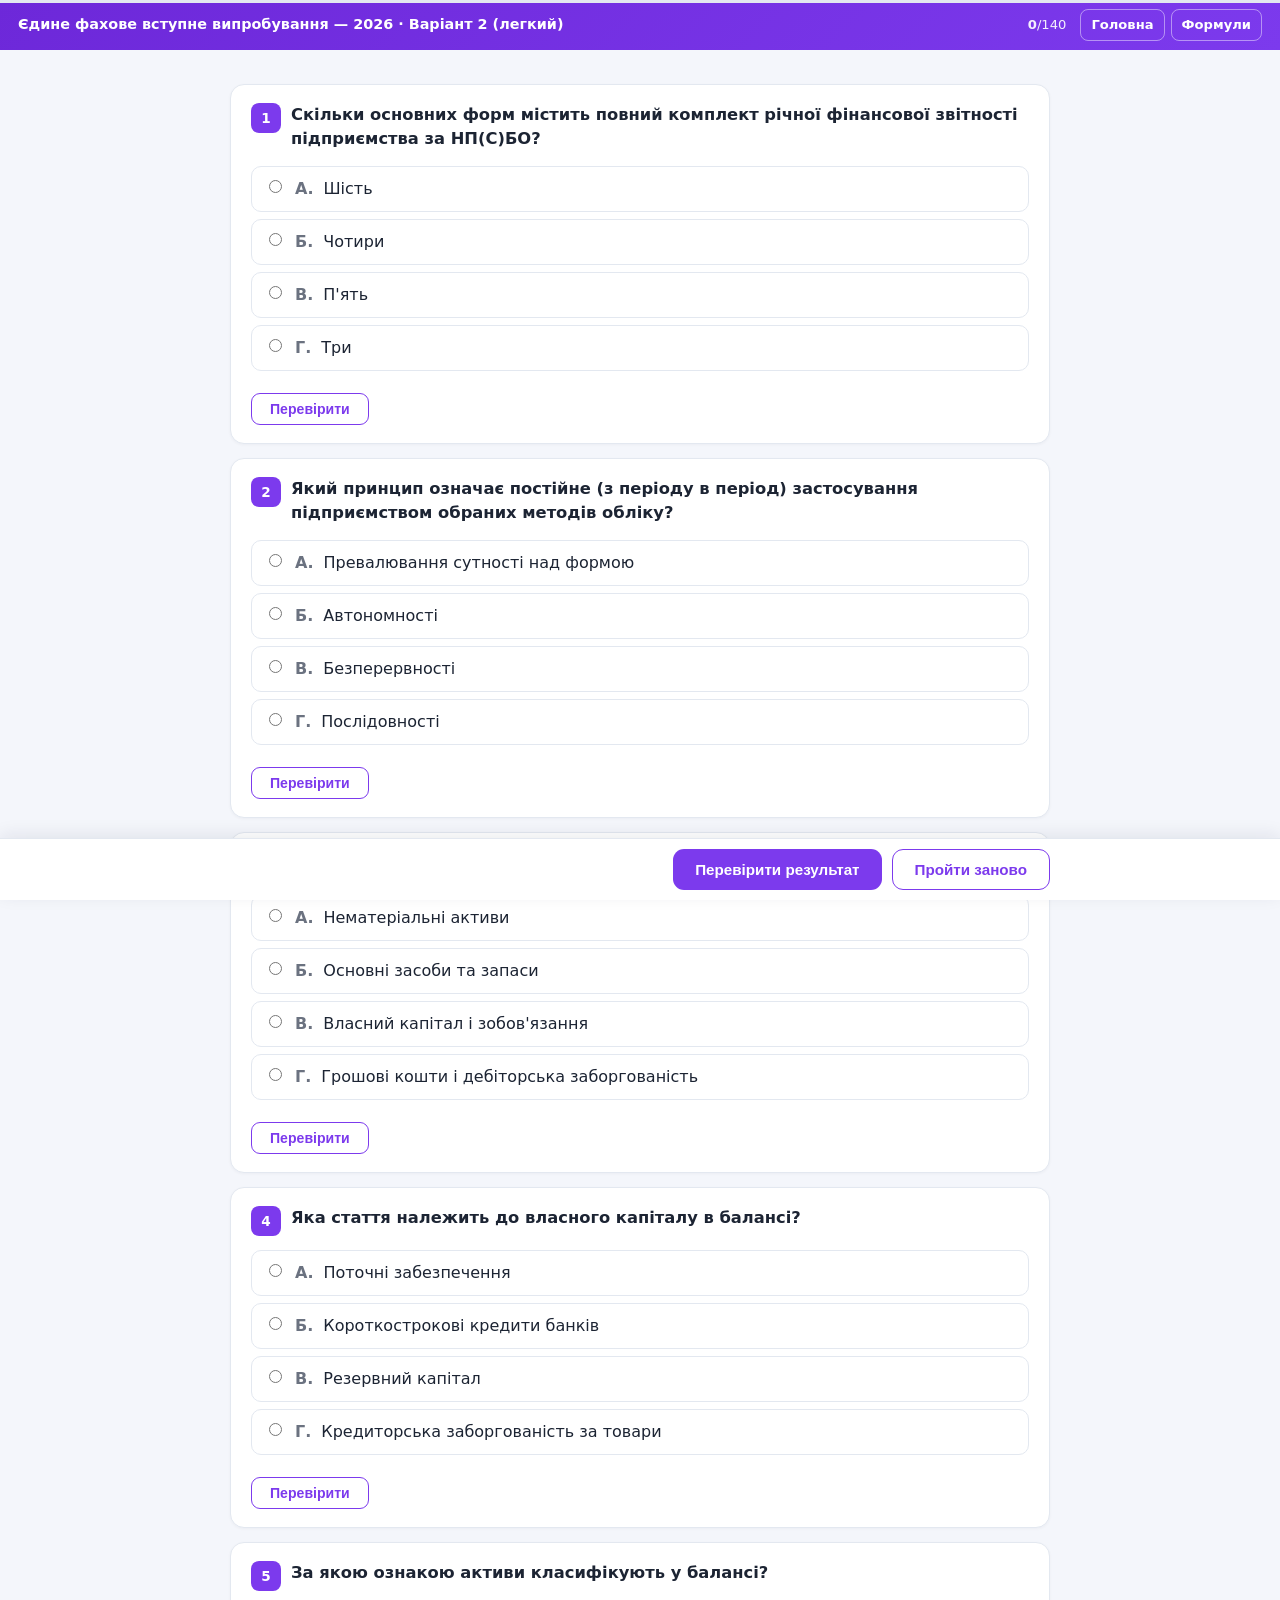
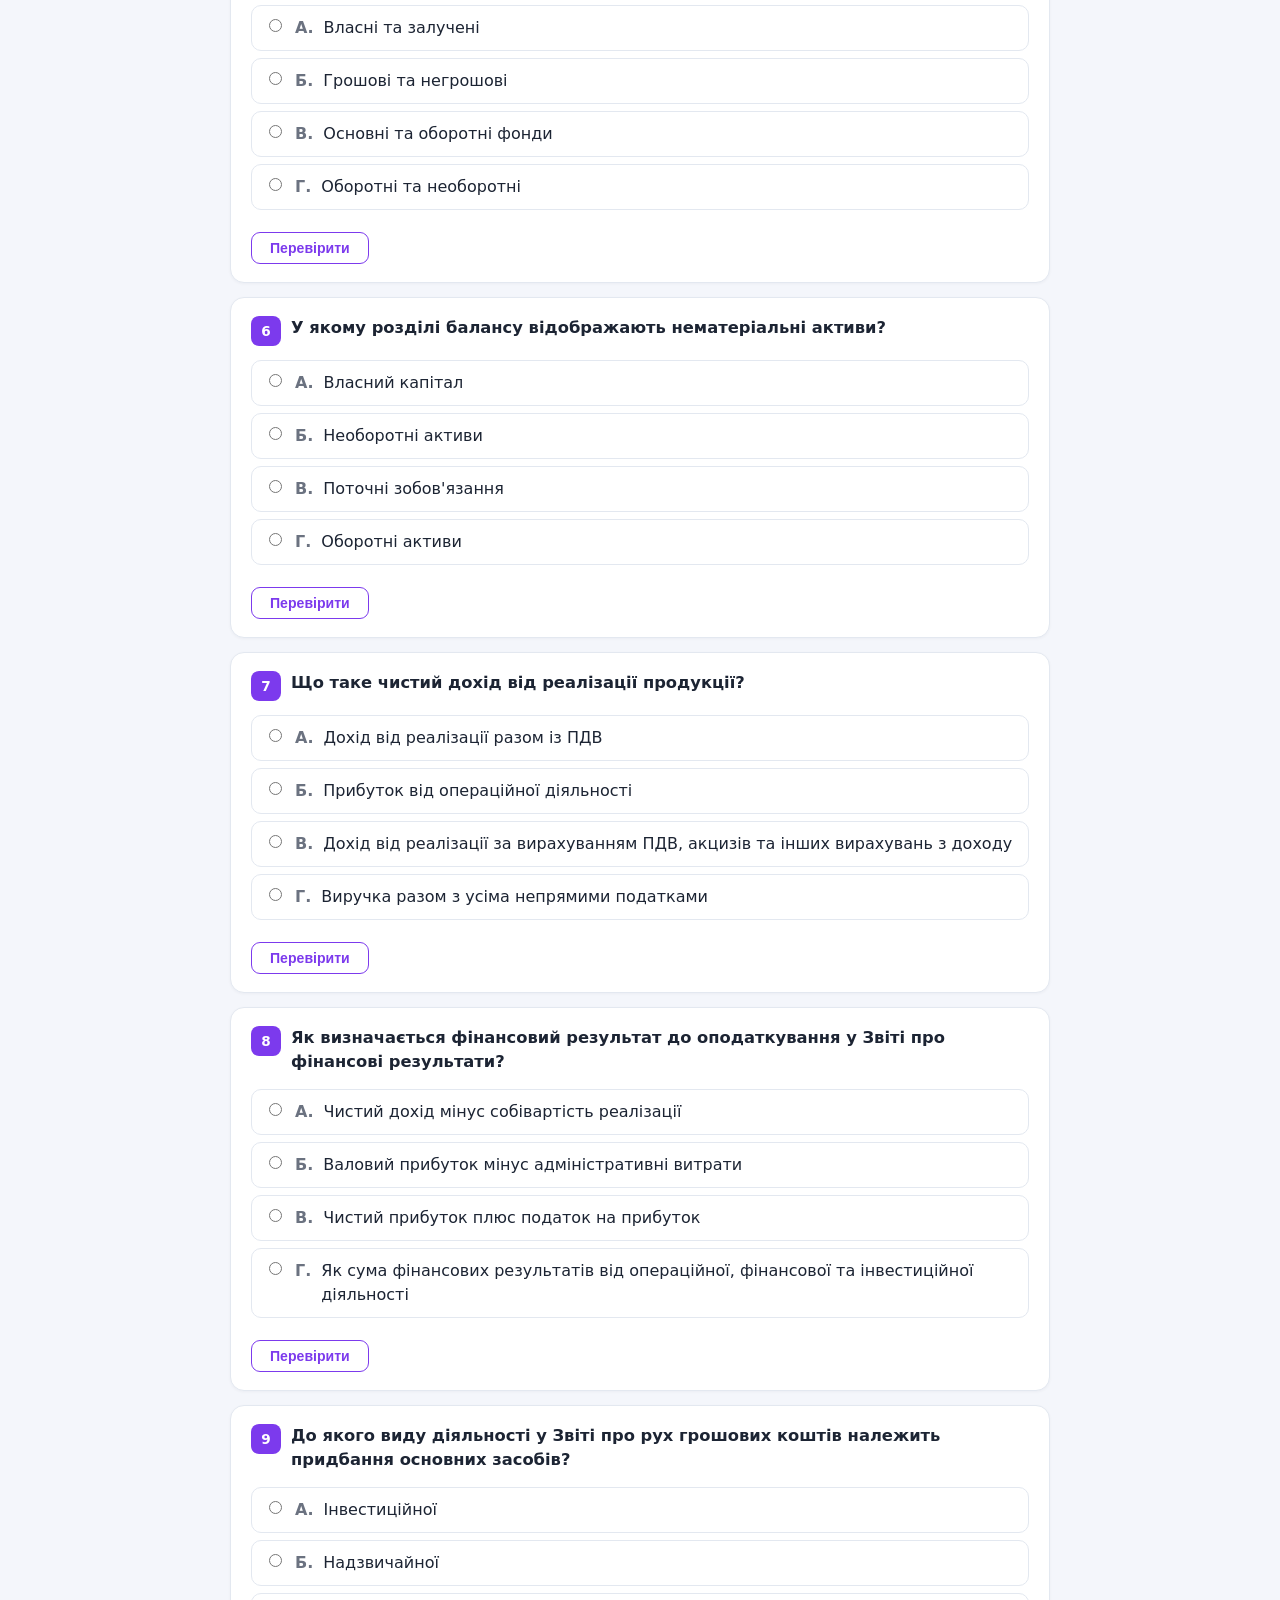
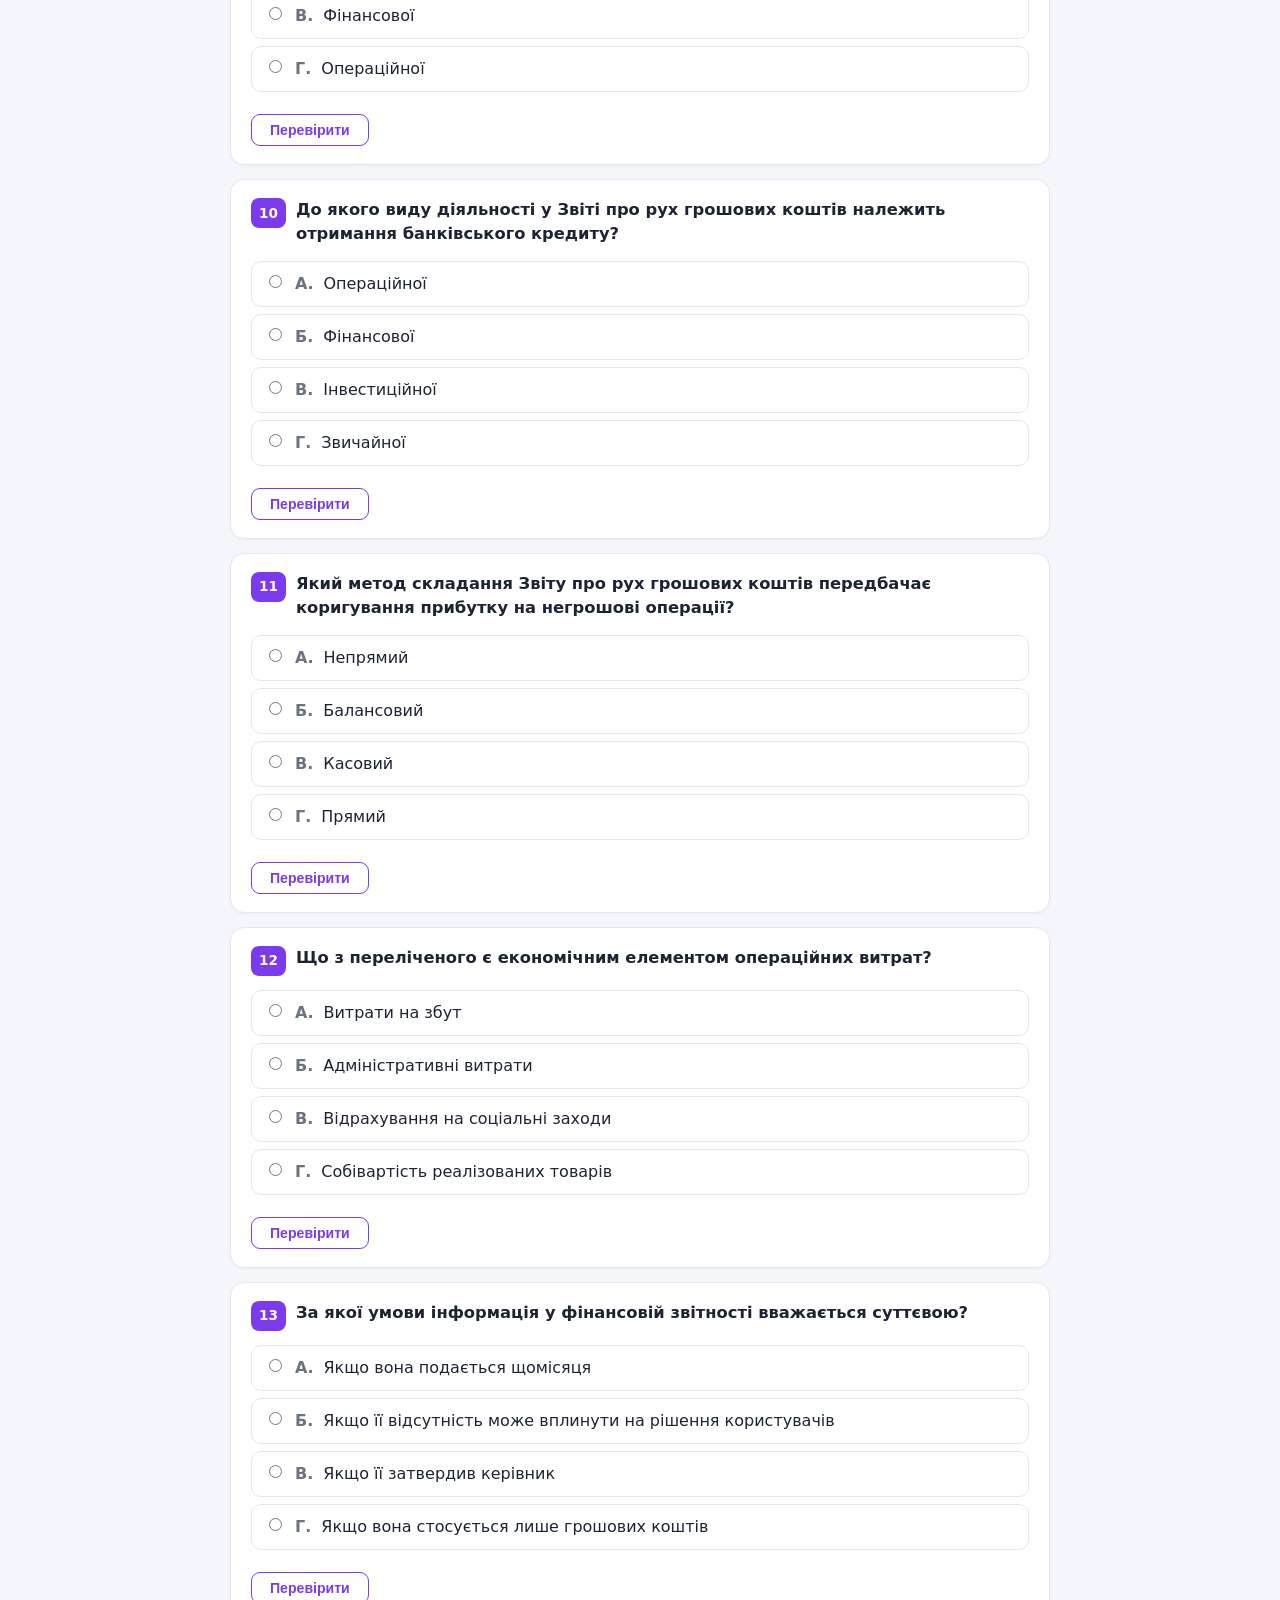
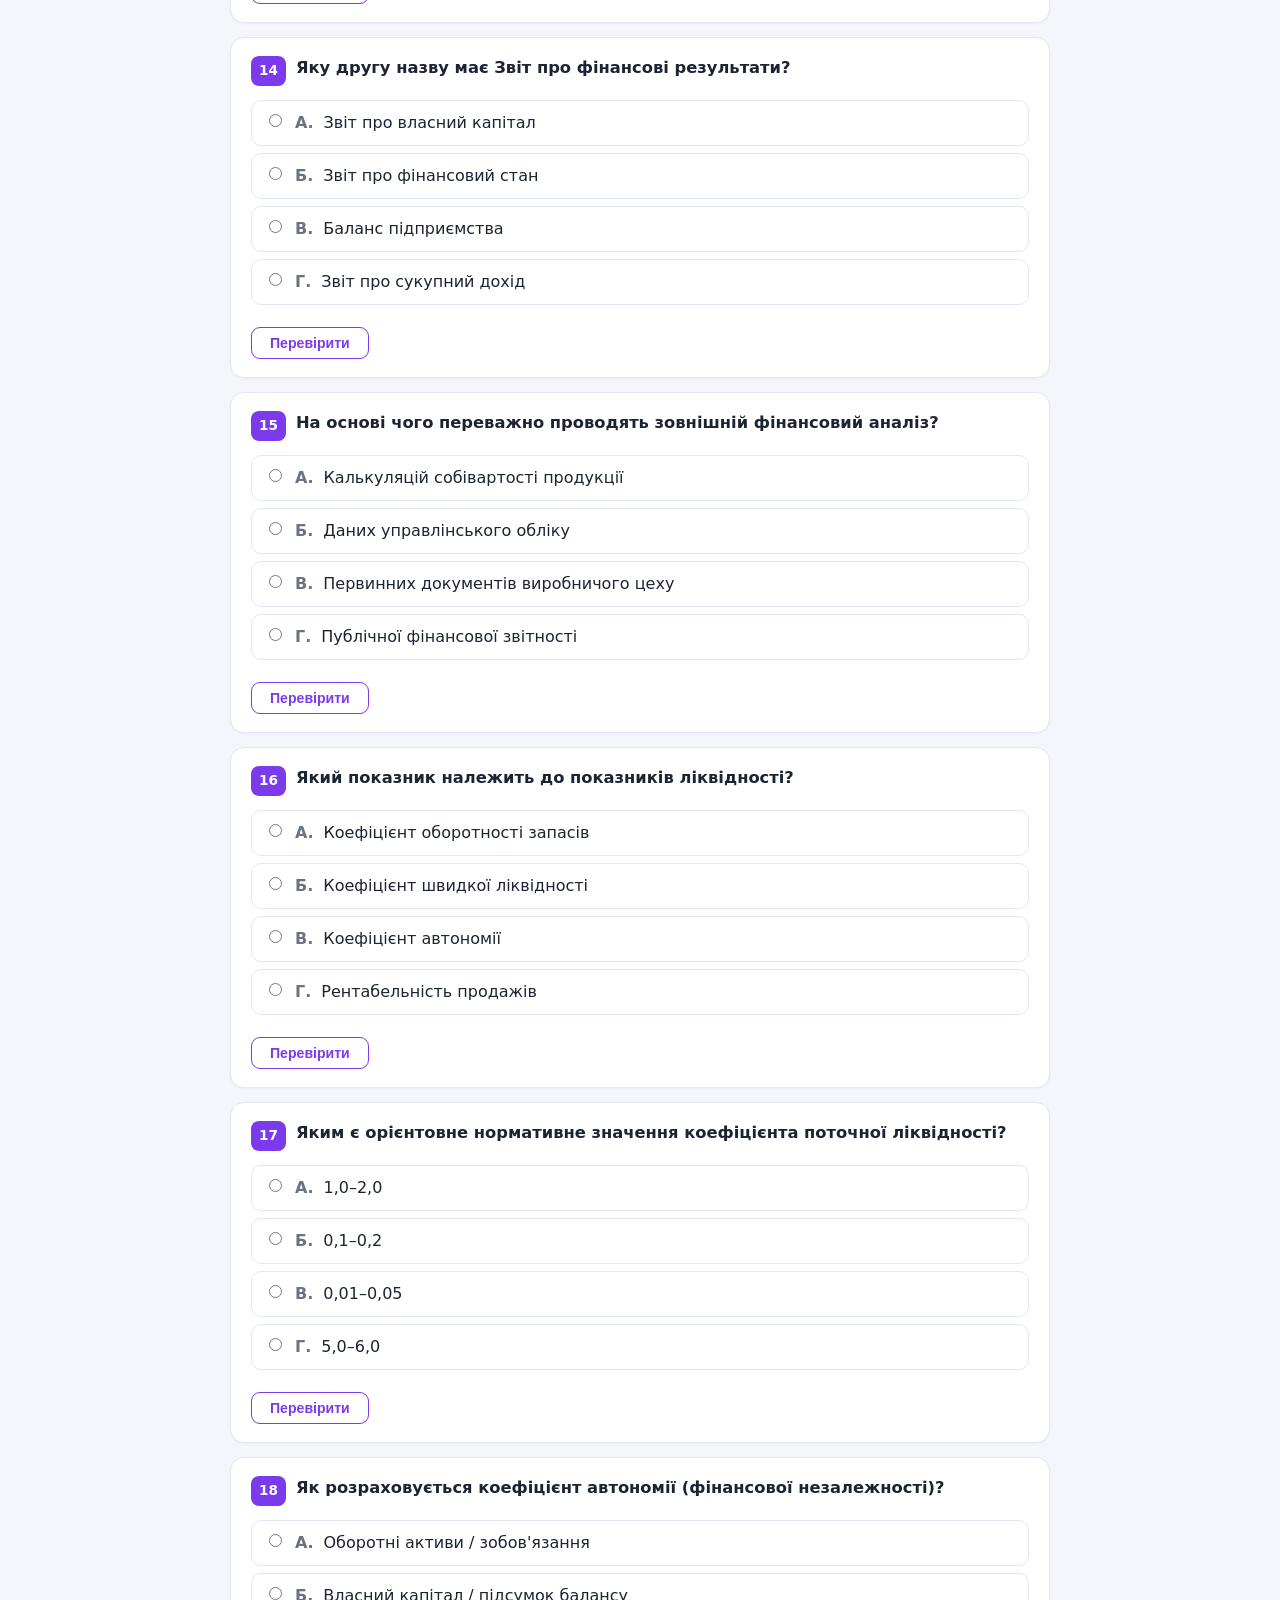
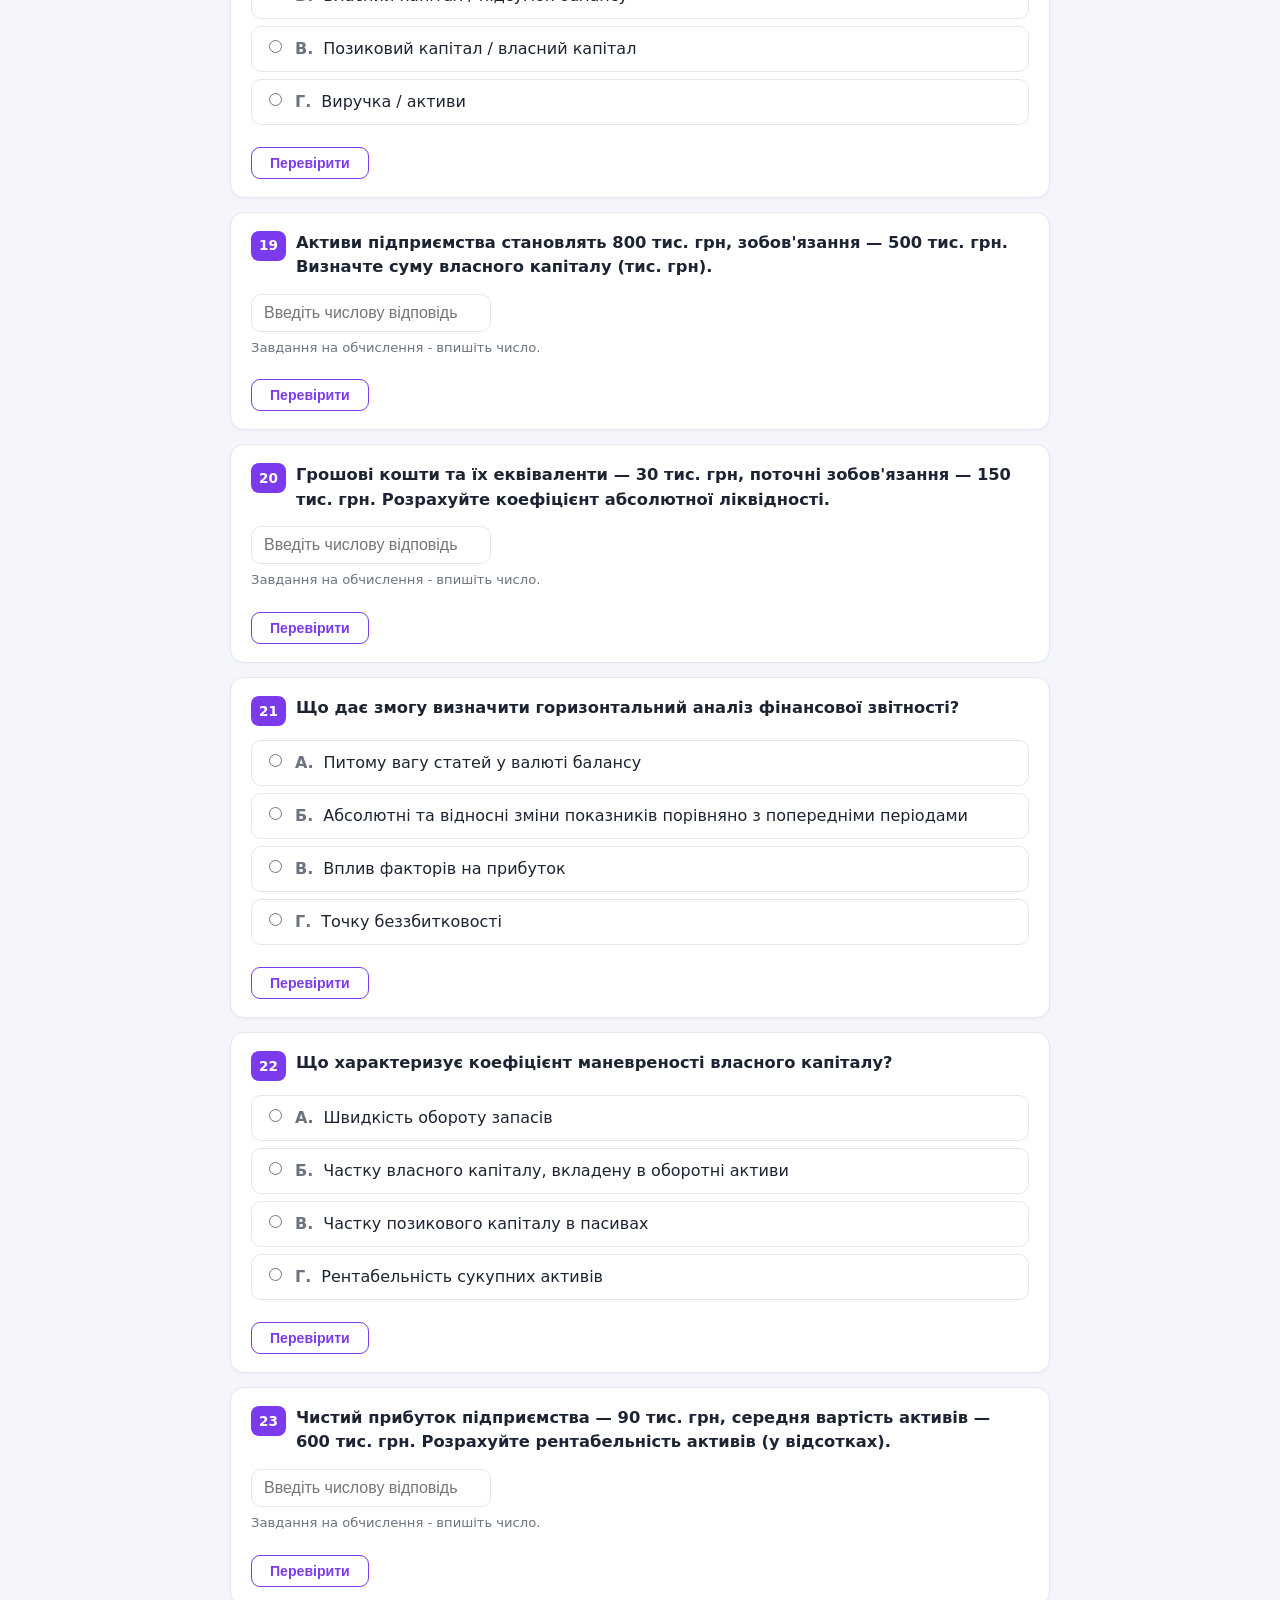
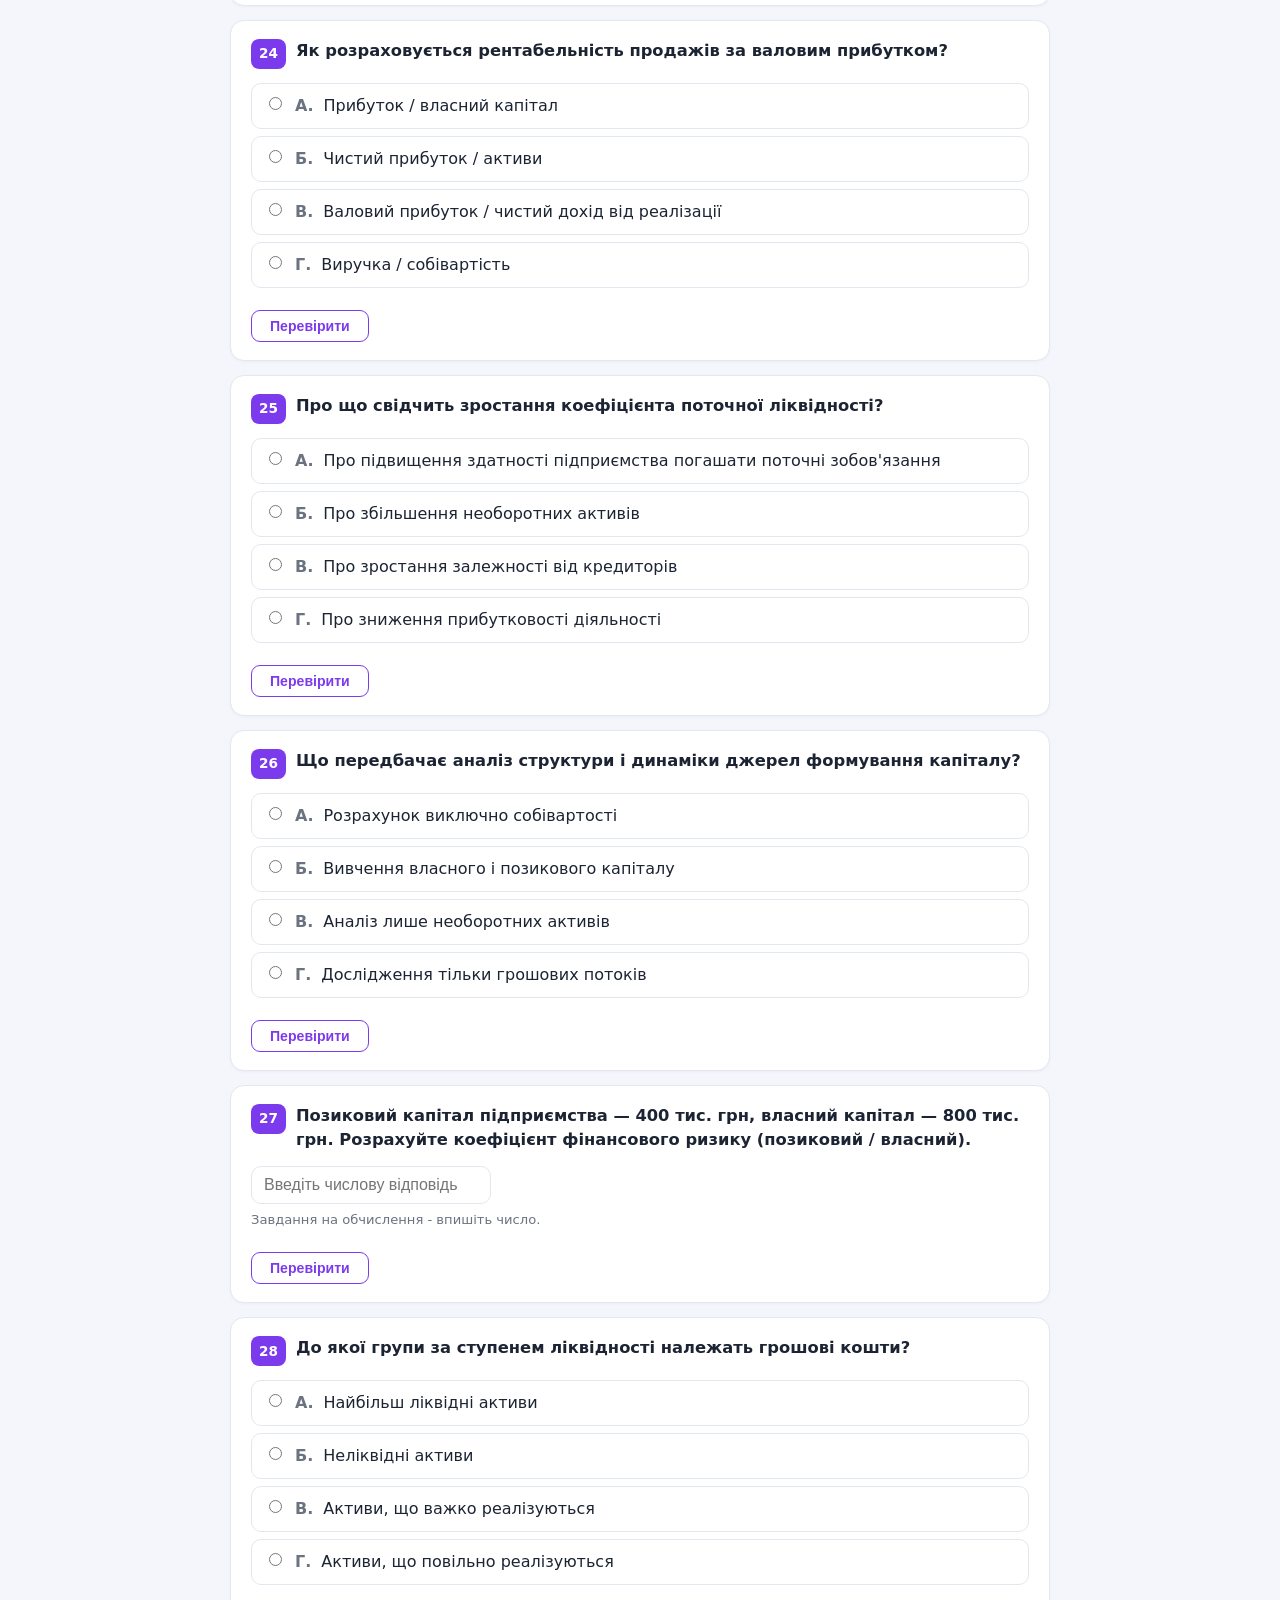
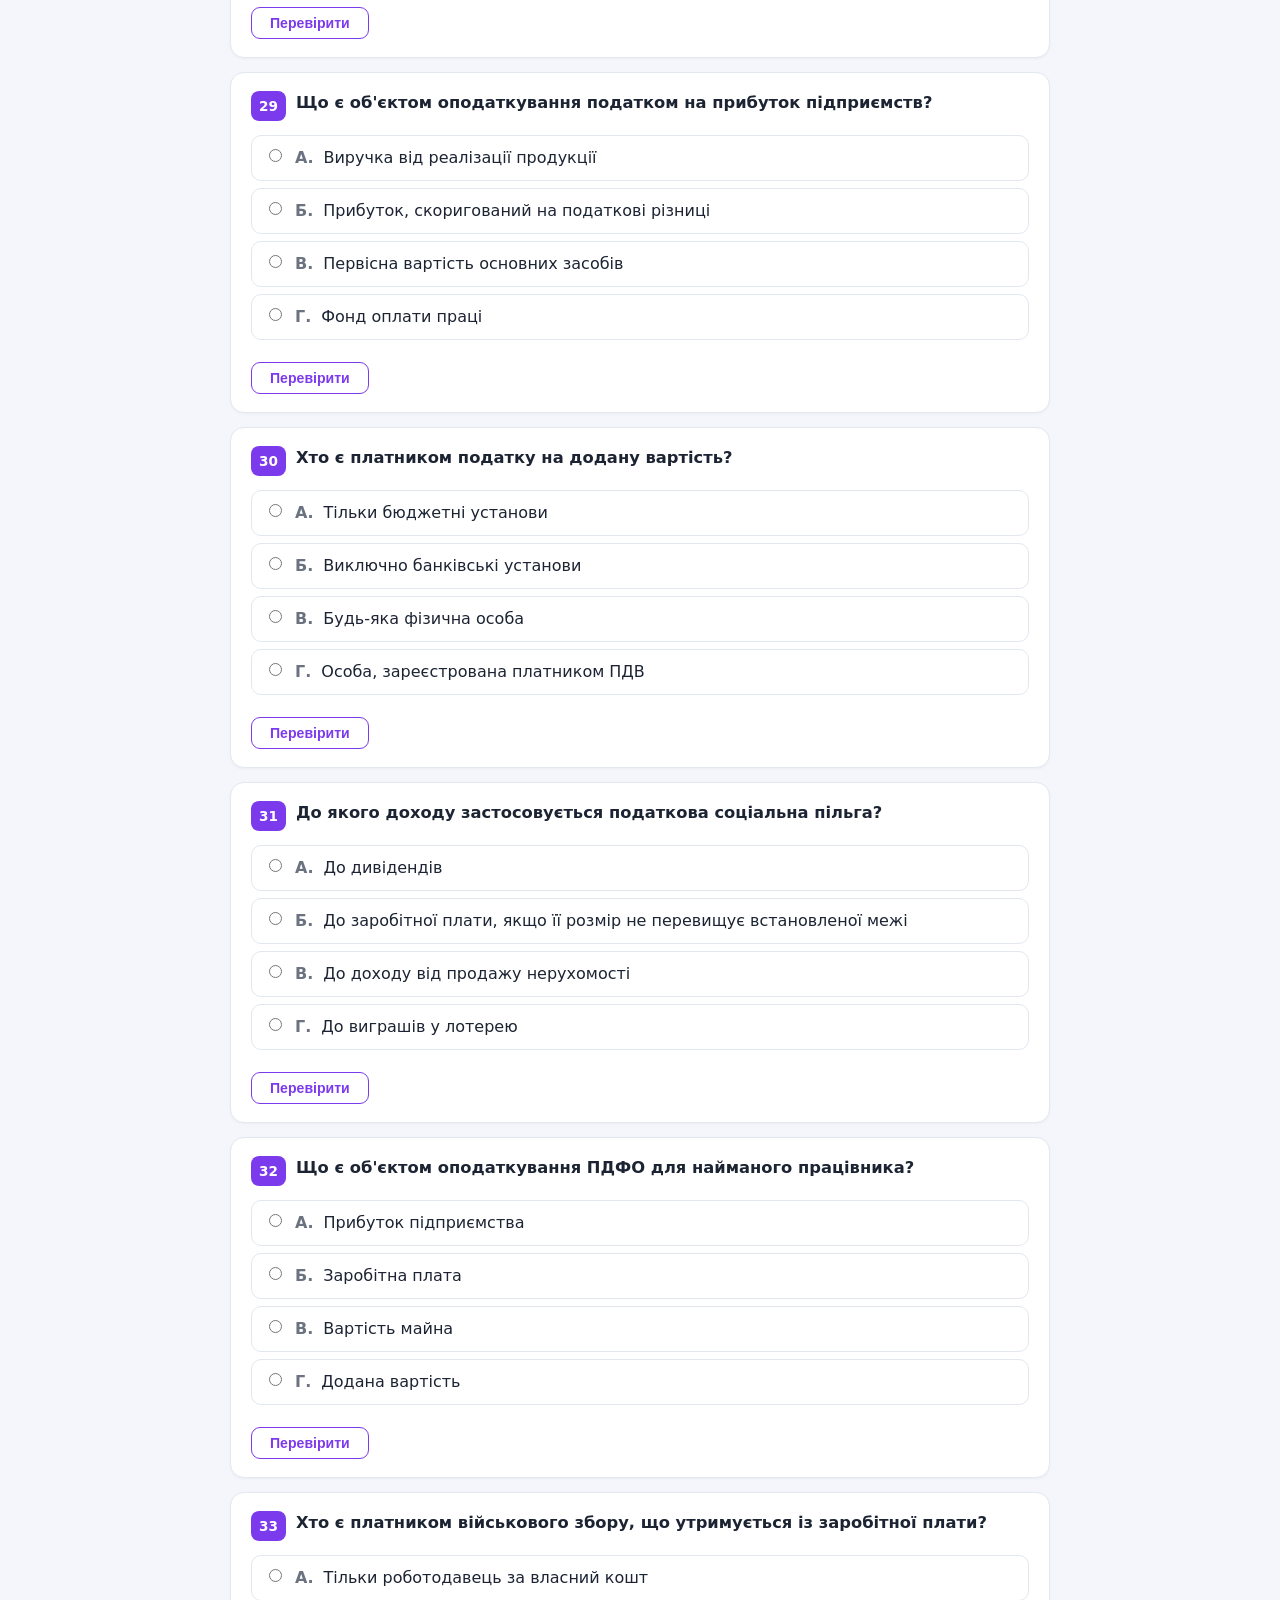
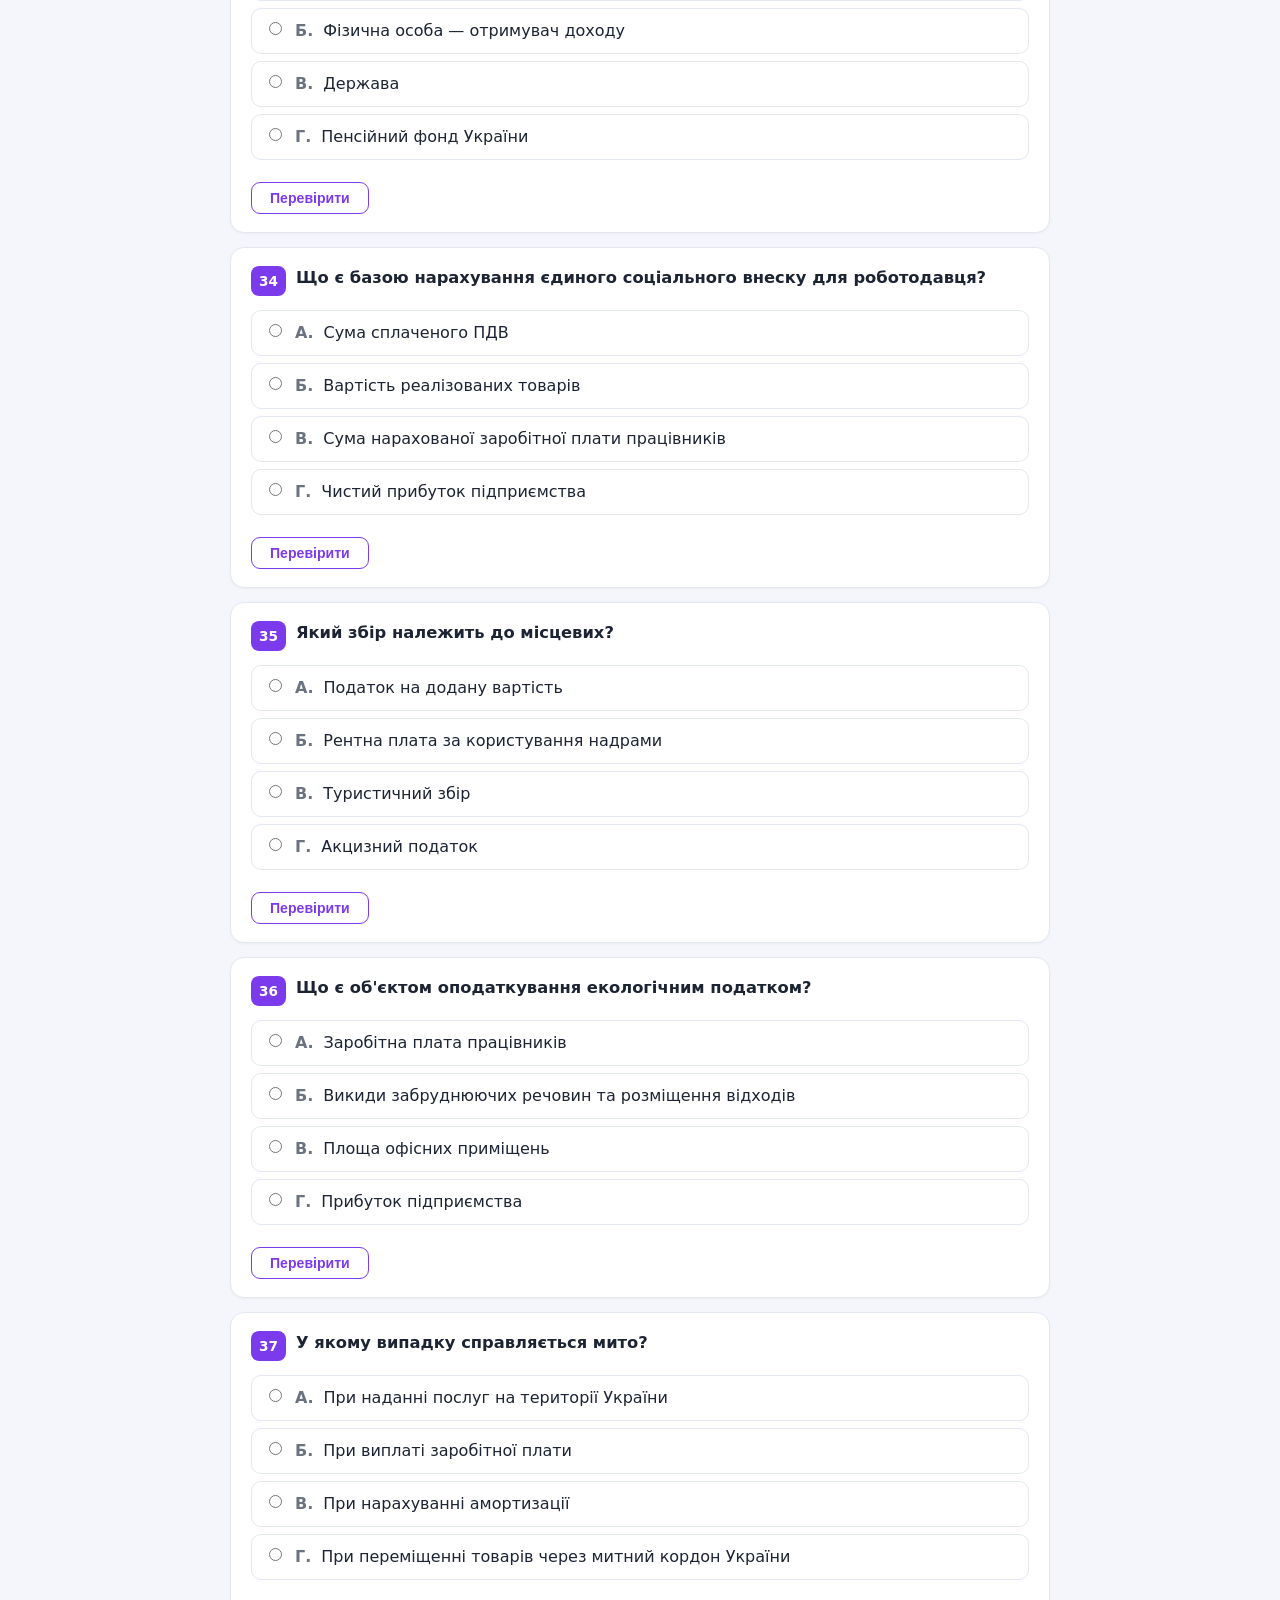
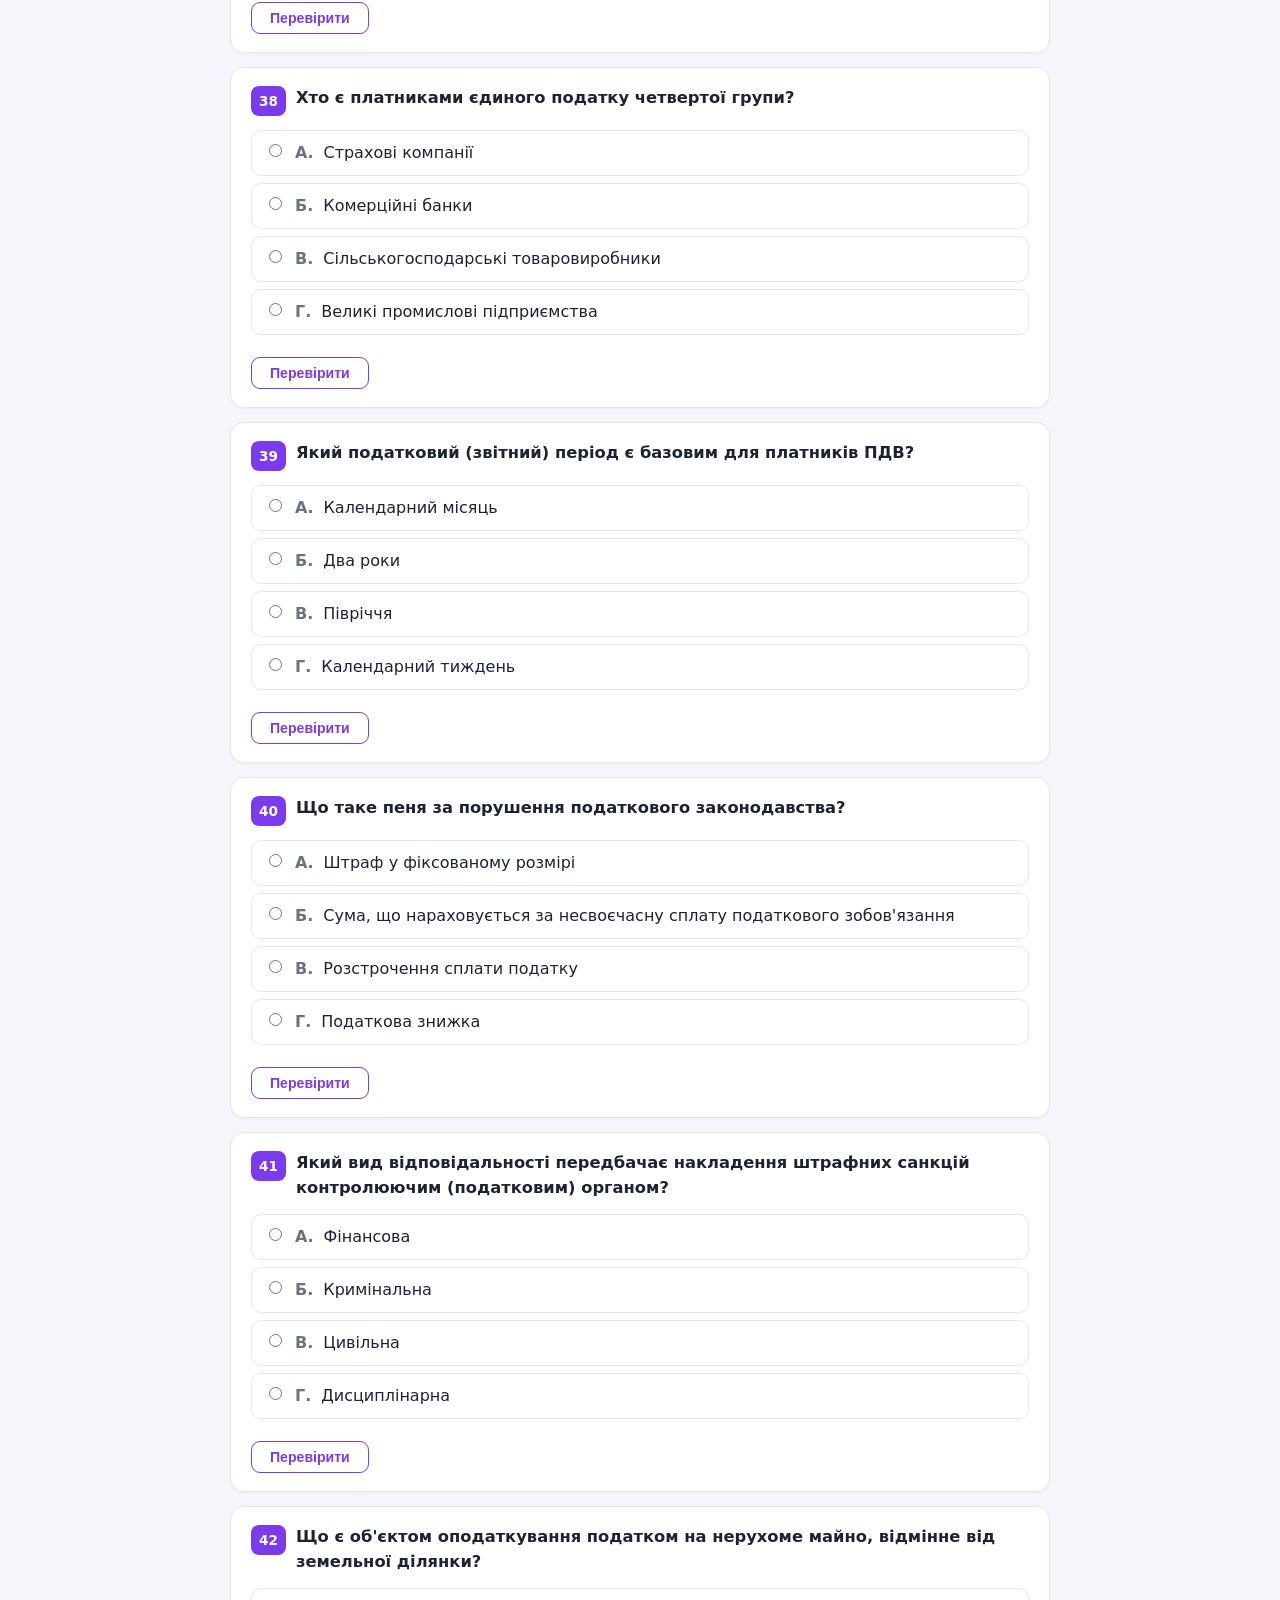
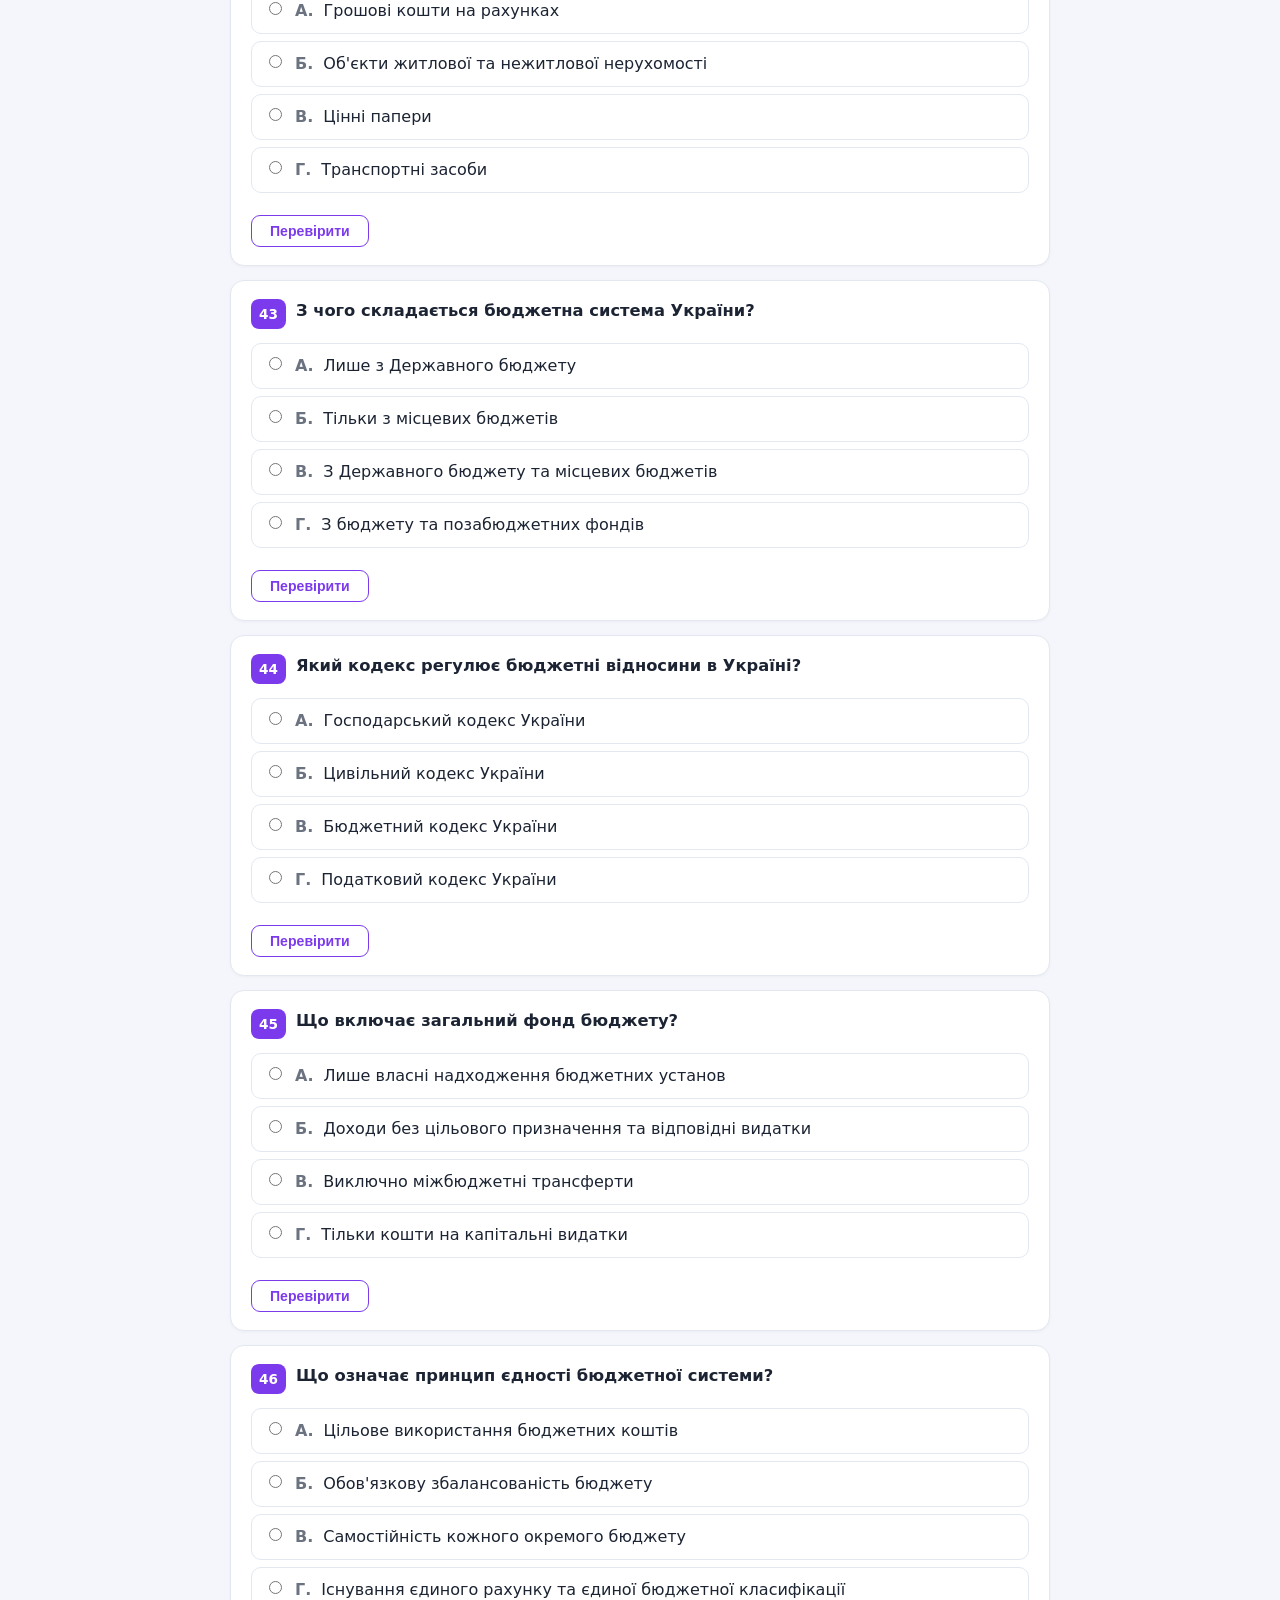
<file: docs/variant-2.html>
<!DOCTYPE html>
<html lang="uk">
<head>
<meta charset="UTF-8">
<meta name="viewport" content="width=device-width, initial-scale=1.0">
<title>ЄФВВ-2026 — Облік та фінанси (варіант 2, легкий)</title>
<meta name="description" content="Облік та фінанси · легкий рівень · пробний тест за програмою (наказ МОН від 15.10.2025 № 1362)">
<meta property="og:type" content="website">
<meta property="og:locale" content="uk_UA">
<meta property="og:title" content="ЄФВВ-2026 — Облік та фінанси (варіант 2, легкий)">
<meta property="og:description" content="Облік та фінанси · легкий рівень · пробний тест за програмою (наказ МОН від 15.10.2025 № 1362)">
<meta name="twitter:card" content="summary">
<link rel="icon" href="assets/favicon.svg">
<link rel="stylesheet" href="assets/quiz.css">
<style>:root{--brand:#7c3aed;--brand-d:#6d28d9;--hover:#f7f4ff}</style>
</head>
<body>
<div class="pline"><span class="pfill" id="pfill"></span></div>
<header class="topbar" id="topbar">
  <span class="ttl"><span class="t-full">Єдине фахове вступне випробування — 2026 · Варіант 2 (легкий)</span><span class="t-short">Варіант 2 (легкий)</span></span>
  <span class="pcount"><b id="answered">0</b>/<span id="total1"></span><span id="total2" hidden></span></span>
  <nav class="menu"><a href="index.html">Головна</a><a href="formulas.html">Формули</a></nav>
</header>

<div class="wrap" id="quiz"></div>

<footer>Пробний тест укладено за офіційною програмою ЄФВВ. Легкий рівень. Для самопідготовки.<div class="disclaimer">Неофіційний ресурс для самопідготовки. Не пов’язаний з МОН України чи УЦОЯО. Завдання авторські й не є офіційними завданнями ЄФВВ.</div></footer>

<div class="abar" id="abar">
  <div class="abar-inner">
    <div class="result" id="result">
      <span class="score" id="scoreLine"></span>
      <span class="pct" id="pctLine"></span>
      <span class="grade" id="gradeBadge"></span>
    </div>
    <div class="abar-btns">
      <button class="btn primary" id="check"><span class="t-full">Перевірити результат</span><span class="t-short">Результат</span></button>
      <button class="btn ghost" id="reset">Пройти заново</button>
    </div>
  </div>
</div>

<script>const QUESTIONS = [{"q": "Скільки основних форм містить повний комплект річної фінансової звітності підприємства за НП(С)БО?", "options": ["Шість", "Чотири", "П'ять", "Три"], "correct": [2], "answer": null, "type": "mc", "n": 1, "explain": "Повний комплект річної звітності — 5 форм: Баланс, Звіт про фінрезультати, Звіт про рух грошових коштів, Звіт про власний капітал, Примітки."}, {"q": "Який принцип означає постійне (з періоду в період) застосування підприємством обраних методів обліку?", "options": ["Превалювання сутності над формою", "Автономності", "Безперервності", "Послідовності"], "correct": [3], "answer": null, "type": "mc", "n": 2, "explain": "Принцип послідовності — постійне застосування обраних методів обліку з періоду в період."}, {"q": "Що відображається у пасиві балансу?", "options": ["Нематеріальні активи", "Основні засоби та запаси", "Власний капітал і зобов'язання", "Грошові кошти і дебіторська заборгованість"], "correct": [2], "answer": null, "type": "mc", "n": 3, "explain": "У пасиві балансу відображають джерела — власний капітал і зобов'язання; майно (активи) — в активі."}, {"q": "Яка стаття належить до власного капіталу в балансі?", "options": ["Поточні забезпечення", "Короткострокові кредити банків", "Резервний капітал", "Кредиторська заборгованість за товари"], "correct": [2], "answer": null, "type": "mc", "n": 4, "explain": "Резервний капітал — складова власного капіталу; решта наведеного — зобов'язання."}, {"q": "За якою ознакою активи класифікують у балансі?", "options": ["Власні та залучені", "Грошові та негрошові", "Основні та оборотні фонди", "Оборотні та необоротні"], "correct": [3], "answer": null, "type": "mc", "n": 5, "explain": "Активи в балансі поділяють на оборотні та необоротні."}, {"q": "У якому розділі балансу відображають нематеріальні активи?", "options": ["Власний капітал", "Необоротні активи", "Поточні зобов'язання", "Оборотні активи"], "correct": [1], "answer": null, "type": "mc", "n": 6, "explain": "Нематеріальні активи використовують понад рік, тож їх відображають у розділі необоротних активів."}, {"q": "Що таке чистий дохід від реалізації продукції?", "options": ["Дохід від реалізації разом із ПДВ", "Прибуток від операційної діяльності", "Дохід від реалізації за вирахуванням ПДВ, акцизів та інших вирахувань з доходу", "Виручка разом з усіма непрямими податками"], "correct": [2], "answer": null, "type": "mc", "n": 7, "explain": "Чистий дохід = дохід від реалізації за вирахуванням ПДВ, акцизів та інших вирахувань з доходу."}, {"q": "Як визначається фінансовий результат до оподаткування у Звіті про фінансові результати?", "options": ["Чистий дохід мінус собівартість реалізації", "Валовий прибуток мінус адміністративні витрати", "Чистий прибуток плюс податок на прибуток", "Як сума фінансових результатів від операційної, фінансової та інвестиційної діяльності"], "correct": [3], "answer": null, "type": "mc", "n": 8, "explain": "Фінрезультат до оподаткування — сума результатів від операційної, фінансової та інвестиційної діяльності."}, {"q": "До якого виду діяльності у Звіті про рух грошових коштів належить придбання основних засобів?", "options": ["Інвестиційної", "Надзвичайної", "Фінансової", "Операційної"], "correct": [0], "answer": null, "type": "mc", "n": 9, "explain": "Придбання основних засобів — рух коштів від інвестиційної діяльності."}, {"q": "До якого виду діяльності у Звіті про рух грошових коштів належить отримання банківського кредиту?", "options": ["Операційної", "Фінансової", "Інвестиційної", "Звичайної"], "correct": [1], "answer": null, "type": "mc", "n": 10, "explain": "Отримання банківського кредиту — рух коштів від фінансової діяльності."}, {"q": "Який метод складання Звіту про рух грошових коштів передбачає коригування прибутку на негрошові операції?", "options": ["Непрямий", "Балансовий", "Касовий", "Прямий"], "correct": [0], "answer": null, "type": "mc", "n": 11, "explain": "Непрямий метод коригує прибуток на негрошові операції та зміни в оборотному капіталі."}, {"q": "Що з переліченого є економічним елементом операційних витрат?", "options": ["Витрати на збут", "Адміністративні витрати", "Відрахування на соціальні заходи", "Собівартість реалізованих товарів"], "correct": [2], "answer": null, "type": "mc", "n": 12, "explain": "Відрахування на соціальні заходи — один з економічних елементів операційних витрат."}, {"q": "За якої умови інформація у фінансовій звітності вважається суттєвою?", "options": ["Якщо вона подається щомісяця", "Якщо її відсутність може вплинути на рішення користувачів", "Якщо її затвердив керівник", "Якщо вона стосується лише грошових коштів"], "correct": [1], "answer": null, "type": "mc", "n": 13, "explain": "Суттєвою є інформація, відсутність якої може вплинути на рішення користувачів."}, {"q": "Яку другу назву має Звіт про фінансові результати?", "options": ["Звіт про власний капітал", "Звіт про фінансовий стан", "Баланс підприємства", "Звіт про сукупний дохід"], "correct": [3], "answer": null, "type": "mc", "n": 14, "explain": "Звіт про фінансові результати має другу назву — Звіт про сукупний дохід."}, {"q": "На основі чого переважно проводять зовнішній фінансовий аналіз?", "options": ["Калькуляцій собівартості продукції", "Даних управлінського обліку", "Первинних документів виробничого цеху", "Публічної фінансової звітності"], "correct": [3], "answer": null, "type": "mc", "n": 15, "explain": "Зовнішній аналіз ґрунтується переважно на публічній фінансовій звітності."}, {"q": "Який показник належить до показників ліквідності?", "options": ["Коефіцієнт оборотності запасів", "Коефіцієнт швидкої ліквідності", "Коефіцієнт автономії", "Рентабельність продажів"], "correct": [1], "answer": null, "type": "mc", "n": 16, "explain": "Коефіцієнт швидкої ліквідності — показник ліквідності; автономії — фінстійкості."}, {"q": "Яким є орієнтовне нормативне значення коефіцієнта поточної ліквідності?", "options": ["1,0–2,0", "0,1–0,2", "0,01–0,05", "5,0–6,0"], "correct": [0], "answer": null, "type": "mc", "n": 17, "explain": "Орієнтовне нормативне значення коефіцієнта поточної ліквідності — 1,0–2,0."}, {"q": "Як розраховується коефіцієнт автономії (фінансової незалежності)?", "options": ["Оборотні активи / зобов'язання", "Власний капітал / підсумок балансу", "Позиковий капітал / власний капітал", "Виручка / активи"], "correct": [1], "answer": null, "type": "mc", "n": 18, "explain": "Коефіцієнт автономії = власний капітал / підсумок (валюта) балансу."}, {"q": "Активи підприємства становлять 800 тис. грн, зобов'язання — 500 тис. грн. Визначте суму власного капіталу (тис. грн).", "options": [], "correct": [], "answer": "300", "type": "num", "n": 19, "explain": "Власний капітал = активи − зобов'язання = 800 − 500 = 300 тис. грн."}, {"q": "Грошові кошти та їх еквіваленти — 30 тис. грн, поточні зобов'язання — 150 тис. грн. Розрахуйте коефіцієнт абсолютної ліквідності.", "options": [], "correct": [], "answer": "0.2", "type": "num", "n": 20, "explain": "Кабс = грошові кошти / поточні зобов'язання = 30 / 150 = 0,2."}, {"q": "Що дає змогу визначити горизонтальний аналіз фінансової звітності?", "options": ["Питому вагу статей у валюті балансу", "Абсолютні та відносні зміни показників порівняно з попередніми періодами", "Вплив факторів на прибуток", "Точку беззбитковості"], "correct": [1], "answer": null, "type": "mc", "n": 21, "explain": "Горизонтальний аналіз визначає абсолютні та відносні зміни показників порівняно з попередніми періодами."}, {"q": "Що характеризує коефіцієнт маневреності власного капіталу?", "options": ["Швидкість обороту запасів", "Частку власного капіталу, вкладену в оборотні активи", "Частку позикового капіталу в пасивах", "Рентабельність сукупних активів"], "correct": [1], "answer": null, "type": "mc", "n": 22, "explain": "Коефіцієнт маневреності показує частку власного капіталу, вкладену в оборотні активи."}, {"q": "Чистий прибуток підприємства — 90 тис. грн, середня вартість активів — 600 тис. грн. Розрахуйте рентабельність активів (у відсотках).", "options": [], "correct": [], "answer": "15", "type": "num", "n": 23, "explain": "Рентабельність активів = чистий прибуток / середні активи × 100 = 90 / 600 × 100 = 15 %."}, {"q": "Як розраховується рентабельність продажів за валовим прибутком?", "options": ["Прибуток / власний капітал", "Чистий прибуток / активи", "Валовий прибуток / чистий дохід від реалізації", "Виручка / собівартість"], "correct": [2], "answer": null, "type": "mc", "n": 24, "explain": "Рентабельність продажів за валовим прибутком = валовий прибуток / чистий дохід."}, {"q": "Про що свідчить зростання коефіцієнта поточної ліквідності?", "options": ["Про підвищення здатності підприємства погашати поточні зобов'язання", "Про збільшення необоротних активів", "Про зростання залежності від кредиторів", "Про зниження прибутковості діяльності"], "correct": [0], "answer": null, "type": "mc", "n": 25, "explain": "Зростання коефіцієнта поточної ліквідності означає кращу здатність погашати поточні зобов'язання."}, {"q": "Що передбачає аналіз структури і динаміки джерел формування капіталу?", "options": ["Розрахунок виключно собівартості", "Вивчення власного і позикового капіталу", "Аналіз лише необоротних активів", "Дослідження тільки грошових потоків"], "correct": [1], "answer": null, "type": "mc", "n": 26, "explain": "Аналіз джерел фінансування передбачає вивчення власного і позикового капіталу."}, {"q": "Позиковий капітал підприємства — 400 тис. грн, власний капітал — 800 тис. грн. Розрахуйте коефіцієнт фінансового ризику (позиковий / власний).", "options": [], "correct": [], "answer": "0.5", "type": "num", "n": 27, "explain": "Кфр = позиковий / власний капітал = 400 / 800 = 0,5."}, {"q": "До якої групи за ступенем ліквідності належать грошові кошти?", "options": ["Найбільш ліквідні активи", "Неліквідні активи", "Активи, що важко реалізуються", "Активи, що повільно реалізуються"], "correct": [0], "answer": null, "type": "mc", "n": 28, "explain": "Грошові кошти — найбільш ліквідні активи."}, {"q": "Що є об'єктом оподаткування податком на прибуток підприємств?", "options": ["Виручка від реалізації продукції", "Прибуток, скоригований на податкові різниці", "Первісна вартість основних засобів", "Фонд оплати праці"], "correct": [1], "answer": null, "type": "mc", "n": 29, "explain": "Об'єкт податку на прибуток — прибуток, скоригований на податкові різниці."}, {"q": "Хто є платником податку на додану вартість?", "options": ["Тільки бюджетні установи", "Виключно банківські установи", "Будь-яка фізична особа", "Особа, зареєстрована платником ПДВ"], "correct": [3], "answer": null, "type": "mc", "n": 30, "explain": "Платник ПДВ — особа, зареєстрована платником ПДВ."}, {"q": "До якого доходу застосовується податкова соціальна пільга?", "options": ["До дивідендів", "До заробітної плати, якщо її розмір не перевищує встановленої межі", "До доходу від продажу нерухомості", "До виграшів у лотерею"], "correct": [1], "answer": null, "type": "mc", "n": 31, "explain": "Податкова соціальна пільга застосовується до зарплати, якщо вона не перевищує встановленої межі."}, {"q": "Що є об'єктом оподаткування ПДФО для найманого працівника?", "options": ["Прибуток підприємства", "Заробітна плата", "Вартість майна", "Додана вартість"], "correct": [1], "answer": null, "type": "mc", "n": 32, "explain": "Об'єкт ПДФО для найманого працівника — заробітна плата."}, {"q": "Хто є платником військового збору, що утримується із заробітної плати?", "options": ["Тільки роботодавець за власний кошт", "Фізична особа — отримувач доходу", "Держава", "Пенсійний фонд України"], "correct": [1], "answer": null, "type": "mc", "n": 33, "explain": "Військовий збір утримують із доходу, тож платник — фізична особа-отримувач доходу."}, {"q": "Що є базою нарахування єдиного соціального внеску для роботодавця?", "options": ["Сума сплаченого ПДВ", "Вартість реалізованих товарів", "Сума нарахованої заробітної плати працівників", "Чистий прибуток підприємства"], "correct": [2], "answer": null, "type": "mc", "n": 34, "explain": "База ЄСВ для роботодавця — сума нарахованої заробітної плати працівників."}, {"q": "Який збір належить до місцевих?", "options": ["Податок на додану вартість", "Рентна плата за користування надрами", "Туристичний збір", "Акцизний податок"], "correct": [2], "answer": null, "type": "mc", "n": 35, "explain": "Туристичний збір — місцевий; акциз, ПДВ, рентна плата — загальнодержавні."}, {"q": "Що є об'єктом оподаткування екологічним податком?", "options": ["Заробітна плата працівників", "Викиди забруднюючих речовин та розміщення відходів", "Площа офісних приміщень", "Прибуток підприємства"], "correct": [1], "answer": null, "type": "mc", "n": 36, "explain": "Об'єкт екологічного податку — викиди забруднюючих речовин і розміщення відходів."}, {"q": "У якому випадку справляється мито?", "options": ["При наданні послуг на території України", "При виплаті заробітної плати", "При нарахуванні амортизації", "При переміщенні товарів через митний кордон України"], "correct": [3], "answer": null, "type": "mc", "n": 37, "explain": "Мито справляється при переміщенні товарів через митний кордон України."}, {"q": "Хто є платниками єдиного податку четвертої групи?", "options": ["Страхові компанії", "Комерційні банки", "Сільськогосподарські товаровиробники", "Великі промислові підприємства"], "correct": [2], "answer": null, "type": "mc", "n": 38, "explain": "Платники єдиного податку 4-ї групи — сільськогосподарські товаровиробники."}, {"q": "Який податковий (звітний) період є базовим для платників ПДВ?", "options": ["Календарний місяць", "Два роки", "Півріччя", "Календарний тиждень"], "correct": [0], "answer": null, "type": "mc", "n": 39, "explain": "Базовий податковий (звітний) період для ПДВ — календарний місяць."}, {"q": "Що таке пеня за порушення податкового законодавства?", "options": ["Штраф у фіксованому розмірі", "Сума, що нараховується за несвоєчасну сплату податкового зобов'язання", "Розстрочення сплати податку", "Податкова знижка"], "correct": [1], "answer": null, "type": "mc", "n": 40, "explain": "Пеня — сума, що нараховується за несвоєчасну сплату податкового зобов'язання."}, {"q": "Який вид відповідальності передбачає накладення штрафних санкцій контролюючим (податковим) органом?", "options": ["Фінансова", "Кримінальна", "Цивільна", "Дисциплінарна"], "correct": [0], "answer": null, "type": "mc", "n": 41, "explain": "Накладення штрафних санкцій контролюючим органом — це фінансова відповідальність."}, {"q": "Що є об'єктом оподаткування податком на нерухоме майно, відмінне від земельної ділянки?", "options": ["Грошові кошти на рахунках", "Об'єкти житлової та нежитлової нерухомості", "Цінні папери", "Транспортні засоби"], "correct": [1], "answer": null, "type": "mc", "n": 42, "explain": "Об'єкт податку на нерухоме майно — об'єкти житлової та нежитлової нерухомості."}, {"q": "З чого складається бюджетна система України?", "options": ["Лише з Державного бюджету", "Тільки з місцевих бюджетів", "З Державного бюджету та місцевих бюджетів", "З бюджету та позабюджетних фондів"], "correct": [2], "answer": null, "type": "mc", "n": 43, "explain": "Бюджетна система України складається з Державного бюджету та місцевих бюджетів."}, {"q": "Який кодекс регулює бюджетні відносини в Україні?", "options": ["Господарський кодекс України", "Цивільний кодекс України", "Бюджетний кодекс України", "Податковий кодекс України"], "correct": [2], "answer": null, "type": "mc", "n": 44, "explain": "Бюджетні відносини регулює Бюджетний кодекс України."}, {"q": "Що включає загальний фонд бюджету?", "options": ["Лише власні надходження бюджетних установ", "Доходи без цільового призначення та відповідні видатки", "Виключно міжбюджетні трансферти", "Тільки кошти на капітальні видатки"], "correct": [1], "answer": null, "type": "mc", "n": 45, "explain": "Загальний фонд — доходи без цільового призначення та відповідні видатки."}, {"q": "Що означає принцип єдності бюджетної системи?", "options": ["Цільове використання бюджетних коштів", "Обов'язкову збалансованість бюджету", "Самостійність кожного окремого бюджету", "Існування єдиного рахунку та єдиної бюджетної класифікації"], "correct": [3], "answer": null, "type": "mc", "n": 46, "explain": "Принцип єдності — єдиний рахунок і єдина бюджетна класифікація."}, {"q": "Чим є дотації і субвенції?", "options": ["Формами міжбюджетних трансфертів", "Видом податкових надходжень", "Власними надходженнями установ", "Державними запозиченнями"], "correct": [0], "answer": null, "type": "mc", "n": 47, "explain": "Дотації і субвенції — форми міжбюджетних трансфертів."}, {"q": "Що належить до податкових надходжень бюджету?", "options": ["Адміністративні штрафи", "Податок на прибуток підприємств", "Орендна плата за майно бюджетних установ", "Кошти від приватизації державного майна"], "correct": [1], "answer": null, "type": "mc", "n": 48, "explain": "Податок на прибуток підприємств — податкове надходження; решта — неподаткові."}, {"q": "Чим субвенція відрізняється від дотації?", "options": ["Має цільове призначення", "Є різновидом податку", "Повертається з відсотками", "Надається без жодних умов"], "correct": [0], "answer": null, "type": "mc", "n": 49, "explain": "Субвенція, на відміну від дотації, має цільове призначення."}, {"q": "Який орган здійснює казначейське обслуговування бюджетних коштів?", "options": ["Державна казначейська служба України", "Національний банк України", "Державна податкова служба України", "Рахункова палата"], "correct": [0], "answer": null, "type": "mc", "n": 50, "explain": "Казначейське обслуговування бюджетних коштів здійснює Державна казначейська служба."}, {"q": "З яких бюджетів здійснюються видатки на освіту?", "options": ["Виключно з приватних коштів", "Як із державного, так і з місцевих бюджетів", "Лише з державного бюджету", "Тільки з місцевих бюджетів"], "correct": [1], "answer": null, "type": "mc", "n": 51, "explain": "Видатки на освіту здійснюють як із державного, так і з місцевих бюджетів."}, {"q": "Що належить до доходів місцевих бюджетів?", "options": ["Рентна плата загальнодержавного значення", "Єдиний податок", "Акцизний податок з імпортованих товарів", "Податок на додану вартість"], "correct": [1], "answer": null, "type": "mc", "n": 52, "explain": "Єдиний податок належить до доходів місцевих бюджетів."}, {"q": "Для чого призначена бюджетна класифікація?", "options": ["Для нарахування амортизації", "Для розрахунку собівартості продукції", "Для систематизованого групування доходів і видатків бюджету", "Для визначення курсу валют"], "correct": [2], "answer": null, "type": "mc", "n": 53, "explain": "Бюджетна класифікація — для систематизованого групування доходів і видатків бюджету."}, {"q": "Який принцип бюджетної системи передбачає доступність інформації про бюджет для суспільства?", "options": ["Єдності", "Публічності та прозорості", "Субсидіарності", "Самостійності"], "correct": [1], "answer": null, "type": "mc", "n": 54, "explain": "Принцип публічності та прозорості — доступність інформації про бюджет для суспільства."}, {"q": "Що є завданням податкової політики України?", "options": ["Емісія грошей в обіг", "Наповнення бюджету та стимулювання економічного розвитку", "Встановлення офіційного валютного курсу", "Ведення бухгалтерського обліку"], "correct": [1], "answer": null, "type": "mc", "n": 55, "explain": "Завдання податкової політики — наповнення бюджету та стимулювання економічного розвитку."}, {"q": "За рахунок чого може фінансуватися дефіцит державного бюджету?", "options": ["Збільшення видатків на оборону", "Зниження податкових ставок", "Зменшення доходів бюджету", "Випуску державних облігацій"], "correct": [3], "answer": null, "type": "mc", "n": 56, "explain": "Дефіцит фінансують випуском державних облігацій (запозиченнями)."}, {"q": "Що передбачає документування як елемент методу бухгалтерського обліку?", "options": ["Калькулювання собівартості", "Оформлення кожної господарської операції первинним документом", "Підрахунок залишків на рахунках", "Складання балансу"], "correct": [1], "answer": null, "type": "mc", "n": 57, "explain": "Документування — оформлення кожної господарської операції первинним документом."}, {"q": "З якою метою проводять інвентаризацію?", "options": ["Для нарахування заробітної плати", "Для визначення ринкової вартості акцій", "Для складання податкової декларації", "Для зіставлення фактичної наявності активів з даними обліку"], "correct": [3], "answer": null, "type": "mc", "n": 58, "explain": "Інвентаризацію проводять для зіставлення фактичної наявності активів з даними обліку."}, {"q": "Для обліку чого призначені активні рахунки?", "options": ["Власного капіталу", "Активів (майна) підприємства", "Джерел формування майна", "Доходів підприємства"], "correct": [1], "answer": null, "type": "mc", "n": 59, "explain": "Активні рахунки призначені для обліку активів (майна) підприємства."}, {"q": "Де відображається сальдо активного рахунку?", "options": ["За дебетом", "За кредитом", "Не відображається", "Одночасно за дебетом і кредитом"], "correct": [0], "answer": null, "type": "mc", "n": 60, "explain": "Сальдо активного рахунку відображається за дебетом."}, {"q": "Якою кореспонденцією відображається погашення заборгованості покупця коштами на поточний рахунок?", "options": ["Дебет 311 «Поточні рахунки в національній валюті» Кредит 701 «Дохід від реалізації готової продукції»", "Дебет 311 «Поточні рахунки в національній валюті» Кредит 361 «Розрахунки з вітчизняними покупцями»", "Дебет 301 «Готівка в національній валюті» Кредит 361 «Розрахунки з вітчизняними покупцями»", "Дебет 361 «Розрахунки з вітчизняними покупцями» Кредит 311 «Поточні рахунки в національній валюті»"], "correct": [1], "answer": null, "type": "mc", "n": 61, "explain": "Погашення заборгованості покупця на поточний рахунок: Дебет 311 Кредит 361."}, {"q": "На якому рахунку обліковують розрахунки з підзвітними особами?", "options": ["372 «Розрахунки з підзвітними особами»", "361 «Розрахунки з вітчизняними покупцями»", "631 «Розрахунки з вітчизняними постачальниками»", "661 «Розрахунки за виплатами працівникам»"], "correct": [0], "answer": null, "type": "mc", "n": 62, "explain": "Розрахунки з підзвітними особами обліковують на рахунку 372."}, {"q": "На якому рахунку обліковують знос (амортизацію) необоротних активів?", "options": ["13 «Знос (амортизація) необоротних активів»", "10 «Основні засоби»", "12 «Нематеріальні активи»", "15 «Капітальні інвестиції»"], "correct": [0], "answer": null, "type": "mc", "n": 63, "explain": "Знос (амортизацію) необоротних активів обліковують на рахунку 13."}, {"q": "Від чого залежить сума амортизації за виробничим методом?", "options": ["Від ставки податку на прибуток", "Від кількості років експлуатації", "Від фактичного обсягу виробленої продукції", "Від ринкової вартості активу"], "correct": [2], "answer": null, "type": "mc", "n": 64, "explain": "За виробничим методом амортизація залежить від фактичного обсягу виробленої продукції."}, {"q": "Якою кореспонденцією відображається придбання виробничих запасів від постачальника (без урахування ПДВ)?", "options": ["Дебет 631 «Розрахунки з вітчизняними постачальниками» Кредит 20 «Виробничі запаси»", "Дебет 20 «Виробничі запаси» Кредит 631 «Розрахунки з вітчизняними постачальниками»", "Дебет 20 «Виробничі запаси» Кредит 311 «Поточні рахунки в національній валюті»", "Дебет 23 «Виробництво» Кредит 20 «Виробничі запаси»"], "correct": [1], "answer": null, "type": "mc", "n": 65, "explain": "Придбання виробничих запасів від постачальника: Дебет 20 Кредит 631."}, {"q": "Що передбачає метод оцінки запасів за середньозваженою собівартістю?", "options": ["Оцінку за ринковою вартістю", "Списання першими тих запасів, що надійшли першими", "Визначення вартості одиниці як середньої за період", "Облік за цінами лише останніх надходжень"], "correct": [2], "answer": null, "type": "mc", "n": 66, "explain": "Метод середньозваженої — вартість одиниці визначають як середню за період."}, {"q": "На якому рахунку обліковують товари на підприємствах торгівлі?", "options": ["23 «Виробництво»", "28 «Товари»", "20 «Виробничі запаси»", "26 «Готова продукція»"], "correct": [1], "answer": null, "type": "mc", "n": 67, "explain": "Товари на торговельних підприємствах обліковують на рахунку 28."}, {"q": "Якою кореспонденцією відображається списання собівартості реалізованої готової продукції?", "options": ["Дебет 901 «Собівартість реалізованої готової продукції» Кредит 26 «Готова продукція»", "Дебет 701 «Дохід від реалізації готової продукції» Кредит 26 «Готова продукція»", "Дебет 26 «Готова продукція» Кредит 901 «Собівартість реалізованої готової продукції»", "Дебет 23 «Виробництво» Кредит 26 «Готова продукція»"], "correct": [0], "answer": null, "type": "mc", "n": 68, "explain": "Списання собівартості реалізованої готової продукції: Дебет 901 Кредит 26."}, {"q": "На якому рахунку обліковують довгострокові кредити банків?", "options": ["60 «Короткострокові позики»", "63 «Розрахунки з постачальниками»", "50 «Довгострокові позики»", "31 «Рахунки в банках»"], "correct": [2], "answer": null, "type": "mc", "n": 69, "explain": "Довгострокові кредити банків обліковують на рахунку 50."}, {"q": "Якою кореспонденцією відображають утримання податку на доходи фізичних осіб із заробітної плати?", "options": ["Дебет 641 «Розрахунки за податками» Кредит 661 «Розрахунки за заробітною платою»", "Дебет 23 «Виробництво» Кредит 661 «Розрахунки за заробітною платою»", "Дебет 661 «Розрахунки за заробітною платою» Кредит 641 «Розрахунки за податками»", "Дебет 661 «Розрахунки за заробітною платою» Кредит 651 «Розрахунки із загальнообов'язкового державного соціального страхування»"], "correct": [2], "answer": null, "type": "mc", "n": 70, "explain": "Утримання ПДФО із зарплати: Дебет 661 Кредит 641."}, {"q": "На якому рахунку обліковують розрахунки за страхуванням (єдиним соціальним внеском)?", "options": ["65 «Розрахунки за страхуванням»", "66 «Розрахунки за виплатами працівникам»", "64 «Розрахунки за податками й платежами»", "63 «Розрахунки з постачальниками»"], "correct": [0], "answer": null, "type": "mc", "n": 71, "explain": "Розрахунки за страхуванням (ЄСВ) обліковують на рахунку 65."}, {"q": "На якому рахунку обліковують дохід від реалізації готової продукції?", "options": ["361 «Розрахунки з вітчизняними покупцями»", "441 «Прибуток нерозподілений»", "901 «Собівартість реалізованої готової продукції»", "701 «Дохід від реалізації готової продукції»"], "correct": [3], "answer": null, "type": "mc", "n": 72, "explain": "Дохід від реалізації готової продукції обліковують на рахунку 701."}, {"q": "На якому рахунку формується фінансовий результат діяльності підприємства?", "options": ["79 «Фінансові результати»", "44 «Нерозподілені прибутки (непокриті збитки)»", "90 «Собівартість реалізації»", "70 «Доходи від реалізації»"], "correct": [0], "answer": null, "type": "mc", "n": 73, "explain": "Фінансовий результат діяльності формується на рахунку 79."}, {"q": "На якому рахунку обліковують зареєстрований (статутний) капітал?", "options": ["43 «Резервний капітал»", "42 «Додатковий капітал»", "44 «Нерозподілені прибутки»", "40 «Зареєстрований (пайовий) капітал»"], "correct": [3], "answer": null, "type": "mc", "n": 74, "explain": "Зареєстрований (статутний) капітал обліковують на рахунку 40."}, {"q": "Що таке неоплачений капітал?", "options": ["Додатковий вкладений капітал", "Сума нерозподіленого прибутку", "Заборгованість засновників за внесками до статутного капіталу", "Резерв на покриття збитків"], "correct": [2], "answer": null, "type": "mc", "n": 75, "explain": "Неоплачений капітал — заборгованість засновників за внесками до статутного капіталу."}, {"q": "Якою кореспонденцією відображають формування резервного капіталу за рахунок прибутку?", "options": ["Дебет 44 «Нерозподілені прибутки (непокриті збитки)» Кредит 40 «Зареєстрований (пайовий) капітал»", "Дебет 443 «Прибуток, використаний у звітному періоді» Кредит 43 «Резервний капітал»", "Дебет 43 «Резервний капітал» Кредит 443 «Прибуток, використаний у звітному періоді»", "Дебет 40 «Зареєстрований (пайовий) капітал» Кредит 43 «Резервний капітал»"], "correct": [1], "answer": null, "type": "mc", "n": 76, "explain": "Формування резервного капіталу за рахунок прибутку: Дебет 443 Кредит 43."}, {"q": "Що є предметом фінансового обліку?", "options": ["Тільки розрахунки з бюджетом", "Лише грошові потоки підприємства", "Господарські засоби, джерела їх утворення та господарські процеси", "Маркетингова стратегія підприємства"], "correct": [2], "answer": null, "type": "mc", "n": 77, "explain": "Предмет фінансового обліку — господарські засоби, джерела їх утворення та господарські процеси."}, {"q": "Чим управлінський облік відрізняється від фінансового?", "options": ["Призначений для внутрішніх користувачів і не регламентований стандартами", "Обов'язково публікується у відкритому доступі", "Регулюється Податковим кодексом", "Ведеться лише в грошовому вимірнику"], "correct": [0], "answer": null, "type": "mc", "n": 78, "explain": "Управлінський облік ведуть для внутрішніх користувачів і він не регламентований стандартами."}, {"q": "Чим витрати на продукцію відрізняються від витрат періоду?", "options": ["Списуються одразу на фінансовий результат", "Не впливають на прибуток", "Завжди є постійними", "Включаються до собівартості та запасів"], "correct": [3], "answer": null, "type": "mc", "n": 79, "explain": "Витрати на продукцію включають до собівартості та запасів (на відміну від витрат періоду)."}, {"q": "Що є прикладом витрат періоду?", "options": ["Адміністративні витрати", "Загальновиробничі витрати", "Прямі матеріальні витрати", "Пряма заробітна плата виробничників"], "correct": [0], "answer": null, "type": "mc", "n": 80, "explain": "Адміністративні витрати — приклад витрат періоду."}, {"q": "Що таке умовно-змінні (змішані) витрати?", "options": ["Витрати, що завжди дорівнюють нулю", "Витрати, що зовсім не залежать від обсягу", "Витрати, що змінюються лише раз на рік", "Витрати, що містять і постійну, і змінну складову"], "correct": [3], "answer": null, "type": "mc", "n": 81, "explain": "Умовно-змінні (змішані) витрати містять і постійну, і змінну складову."}, {"q": "Які витрати є релевантними для прийняття управлінського рішення?", "options": ["Ті, що залежать від обраного варіанта рішення", "Ті, що вже понесені та не змінюються", "Ті, що не відображаються в обліку", "Ті, що завжди є постійними"], "correct": [0], "answer": null, "type": "mc", "n": 82, "explain": "Релевантні витрати залежать від обраного варіанта рішення."}, {"q": "Що таке альтернативні витрати (втрачена вигода)?", "options": ["Сума сплачених податків", "Сума нарахованої амортизації", "Вигода, втрачена через відмову від іншого варіанта рішення", "Фактичні грошові виплати"], "correct": [2], "answer": null, "type": "mc", "n": 83, "explain": "Альтернативні витрати — вигода, втрачена через відмову від іншого варіанта рішення."}, {"q": "Що включають до собівартості за методом повних витрат?", "options": ["Тільки прямі матеріали", "Усі виробничі витрати — і змінні, і постійні", "Тільки витрати періоду", "Лише змінні витрати"], "correct": [1], "answer": null, "type": "mc", "n": 84, "explain": "Метод повних витрат включає до собівартості всі виробничі витрати — і змінні, і постійні."}, {"q": "Прямі матеріали — 40 грн, пряма зарплата — 30 грн, змінні загальновиробничі — 10 грн, постійні загальновиробничі на одиницю — 20 грн. Розрахуйте виробничу собівартість одиниці за методом повних витрат (грн).", "options": [], "correct": [], "answer": "100", "type": "num", "n": 85, "explain": "Повна собівартість = 40 + 30 + 10 + 20 = 100 грн."}, {"q": "Прямі матеріали — 40 грн, пряма зарплата — 30 грн, змінні загальновиробничі — 10 грн, постійні загальновиробничі на одиницю — 20 грн. Розрахуйте виробничу собівартість одиниці за методом змінних витрат (директ-костинг) (грн).", "options": [], "correct": [], "answer": "80", "type": "num", "n": 86, "explain": "Директ-костинг (лише змінні): 40 + 30 + 10 = 80 грн (постійні ЗВВ не включають)."}, {"q": "Що характеризує точку беззбитковості?", "options": ["Обсяг діяльності, за якого доходи дорівнюють витратам, а прибуток нульовий", "Обсяг, за якого постійні витрати нульові", "Обсяг, за якого прибуток максимальний", "Обсяг, за якого виручка максимальна"], "correct": [0], "answer": null, "type": "mc", "n": 87, "explain": "Точка беззбитковості — обсяг, за якого доходи дорівнюють витратам, а прибуток нульовий."}, {"q": "Постійні витрати — 60 000 грн, ціна одиниці — 30 грн, змінні витрати на одиницю — 18 грн. Розрахуйте точку беззбитковості в одиницях.", "options": [], "correct": [], "answer": "5000", "type": "num", "n": 88, "explain": "Тб (од) = постійні / (ціна − змінні на од) = 60 000 / (30 − 18) = 5000 од."}, {"q": "Постійні витрати — 90 000 грн, коефіцієнт маржинального доходу — 30 %. Розрахуйте точку беззбитковості у вартісному вимірі (грн).", "options": [], "correct": [], "answer": "300000", "type": "num", "n": 89, "explain": "Тб (грн) = постійні / коефіцієнт МД = 90 000 / 0,3 = 300 000 грн."}, {"q": "Постійні витрати — 80 000 грн, маржинальний дохід на одиницю — 20 грн. Скільки одиниць треба продати для отримання прибутку 40 000 грн?", "options": [], "correct": [], "answer": "6000", "type": "num", "n": 90, "explain": "Обсяг = (постійні + прибуток) / МД на од = (80 000 + 40 000) / 20 = 6000 од."}, {"q": "Як називається підсумковий бюджет, що узагальнює всі операційні та фінансові бюджети?", "options": ["Бюджет закупівель", "Бюджет виробництва", "Зведений (генеральний) бюджет", "Бюджет продажів"], "correct": [2], "answer": null, "type": "mc", "n": 91, "explain": "Зведений (генеральний) бюджет узагальнює всі операційні та фінансові бюджети."}, {"q": "На основі чого складають бюджет виробництва?", "options": ["Звіту про рух грошових коштів", "Балансу підприємства", "Бюджету грошових коштів", "Бюджету продажів та запланованих залишків готової продукції"], "correct": [3], "answer": null, "type": "mc", "n": 92, "explain": "Бюджет виробництва складають на основі бюджету продажів і запланованих залишків готової продукції."}, {"q": "За що відповідає керівник центру доходів?", "options": ["За інвестиції підрозділу", "За прибуток і капіталовкладення", "За доходи (виручку) підрозділу", "За витрати підрозділу"], "correct": [2], "answer": null, "type": "mc", "n": 93, "explain": "Керівник центру доходів відповідає за доходи (виручку) підрозділу."}, {"q": "За що відповідає керівник центру прибутку?", "options": ["Лише за витрати", "Лише за інвестиції", "І за доходи, і за витрати (фінансовий результат)", "Лише за доходи"], "correct": [2], "answer": null, "type": "mc", "n": 94, "explain": "Керівник центру прибутку відповідає і за доходи, і за витрати (фінансовий результат)."}, {"q": "Яка основна мета CVP-аналізу?", "options": ["Нарахування податків", "Дослідження взаємозв'язку витрат, обсягу діяльності та прибутку", "Складання балансу", "Облік основних засобів"], "correct": [1], "answer": null, "type": "mc", "n": 95, "explain": "CVP-аналіз досліджує взаємозв'язок витрат, обсягу діяльності та прибутку."}, {"q": "Що показує запас фінансової міцності?", "options": ["Суму постійних витрат", "На скільки можна зменшити обсяг продажів до досягнення точки беззбитковості", "Розмір прибутку до оподаткування", "Величину статутного капіталу"], "correct": [1], "answer": null, "type": "mc", "n": 96, "explain": "Запас фінансової міцності показує, на скільки можна зменшити продажі до точки беззбитковості."}, {"q": "Який бюджет належить до операційних?", "options": ["Бюджет капітальних інвестицій", "Бюджетний баланс", "Бюджет продажів", "Бюджет грошових коштів"], "correct": [2], "answer": null, "type": "mc", "n": 97, "explain": "Бюджет продажів — операційний бюджет; бюджет грошових коштів і бюджетний баланс — фінансові."}, {"q": "Для яких цілей використовують класифікацію витрат на контрольовані та неконтрольовані?", "options": ["Для контролю та оцінки діяльності центрів відповідальності", "Для складання податкової декларації", "Для оцінки запасів", "Для розрахунку амортизації"], "correct": [0], "answer": null, "type": "mc", "n": 98, "explain": "Поділ витрат на контрольовані/неконтрольовані — для контролю та оцінки центрів відповідальності."}, {"q": "У чому полягає розподільча функція фінансів підприємств?", "options": ["У веденні бухгалтерського обліку", "У складанні податкової звітності", "У розподілі та перерозподілі грошових коштів і формуванні фондів", "У контролі якості продукції"], "correct": [2], "answer": null, "type": "mc", "n": 99, "explain": "Розподільча функція фінансів — розподіл і перерозподіл коштів та формування фондів."}, {"q": "За рахунок чого формуються власні фінансові ресурси підприємства?", "options": ["Банківських кредитів", "Облігаційних позик", "Статутного капіталу та прибутку", "Кредиторської заборгованості"], "correct": [2], "answer": null, "type": "mc", "n": 100, "explain": "Власні фінансові ресурси формуються за рахунок статутного капіталу та прибутку."}, {"q": "Що таке безготівкові розрахунки?", "options": ["Бартерний обмін товарами", "Перерахування коштів з рахунку платника на рахунок одержувача", "Розрахунки виключно векселями", "Розрахунки готівкою через касу"], "correct": [1], "answer": null, "type": "mc", "n": 101, "explain": "Безготівкові розрахунки — перерахування коштів з рахунку платника на рахунок одержувача."}, {"q": "Для чого застосовується платіжна вимога?", "options": ["Для нарахування амортизації", "Для списання коштів з рахунку платника у визначених законом випадках", "Для внесення готівки до каси", "Для видачі заробітної плати"], "correct": [1], "answer": null, "type": "mc", "n": 102, "explain": "Платіжна вимога — для списання коштів з рахунку платника у визначених законом випадках."}, {"q": "Що таке вихідний грошовий потік підприємства?", "options": ["Дебіторська заборгованість", "Залишок коштів на рахунку", "Виплати (відплив) грошових коштів", "Надходження виручки"], "correct": [2], "answer": null, "type": "mc", "n": 103, "explain": "Вихідний грошовий потік — виплати (відплив) грошових коштів."}, {"q": "Чистий рух коштів від операційної діяльності — 250 тис. грн, від інвестиційної — мінус 120 тис. грн, від фінансової — мінус 30 тис. грн. Розрахуйте чистий рух грошових коштів за рік (тис. грн).", "options": [], "correct": [], "answer": "100", "type": "num", "n": 104, "explain": "Чистий рух = 250 − 120 − 30 = 100 тис. грн."}, {"q": "Як визначається валовий прибуток підприємства?", "options": ["Як прибуток після сплати всіх податків", "Як сума всіх доходів підприємства", "Як виручка разом з ПДВ", "Як різниця між чистим доходом від реалізації та собівартістю реалізованої продукції"], "correct": [3], "answer": null, "type": "mc", "n": 105, "explain": "Валовий прибуток = чистий дохід від реалізації − собівартість реалізованої продукції."}, {"q": "Як визначається чистий прибуток підприємства?", "options": ["Валовий прибуток мінус адміністративні витрати", "Прибуток до оподаткування мінус податок на прибуток", "Доходи мінус матеріальні витрати", "Виручка мінус собівартість"], "correct": [1], "answer": null, "type": "mc", "n": 106, "explain": "Чистий прибуток = прибуток до оподаткування − податок на прибуток."}, {"q": "Прибуток до оподаткування — 200 тис. грн, ставка податку на прибуток — 18 %. Розрахуйте чистий прибуток (тис. грн).", "options": [], "correct": [], "answer": "164", "type": "num", "n": 107, "explain": "Чистий прибуток = 200 − 200 × 18 % = 200 − 36 = 164 тис. грн."}, {"q": "Що таке основні засоби?", "options": ["Активи, що споживаються протягом одного циклу", "Грошові кошти підприємства", "Активи, призначені для перепродажу", "Матеріальні активи, що використовуються понад один рік у діяльності підприємства"], "correct": [3], "answer": null, "type": "mc", "n": 108, "explain": "Основні засоби — матеріальні активи, що використовуються понад один рік."}, {"q": "Що таке нематеріальні активи?", "options": ["Будівлі та споруди", "Немонетарні активи без матеріальної форми (права, ліцензії, торгові марки)", "Грошові кошти на рахунках", "Запаси сировини"], "correct": [1], "answer": null, "type": "mc", "n": 109, "explain": "Нематеріальні активи — немонетарні активи без матеріальної форми (права, ліцензії, торгові марки)."}, {"q": "Первісна вартість основного засобу — 100 тис. грн, ліквідаційна — 10 тис. грн, строк використання — 6 років. Розрахуйте річну суму амортизації за прямолінійним методом (тис. грн).", "options": [], "correct": [], "answer": "15", "type": "num", "n": 110, "explain": "Амортизація = (первісна − ліквідаційна) / строк = (100 − 10) / 6 = 15 тис. грн."}, {"q": "Чим оборотні активи відрізняються від необоротних?", "options": ["Не беруть участі в обороті", "Використовуються понад рік", "Завжди є грошовими коштами", "Споживаються протягом одного операційного циклу або року"], "correct": [3], "answer": null, "type": "mc", "n": 111, "explain": "Оборотні активи споживаються протягом одного операційного циклу або року."}, {"q": "Що таке виробничий цикл підприємства?", "options": ["Період від надходження сировини до випуску готової продукції", "Період погашення кредиту", "Період обороту лише грошових коштів", "Період від оплати до отримання виручки"], "correct": [0], "answer": null, "type": "mc", "n": 112, "explain": "Виробничий цикл — період від надходження сировини до випуску готової продукції."}, {"q": "Який показник характеризує ефективність використання оборотних активів?", "options": ["Коефіцієнт оборотності", "Фондовіддача основних засобів", "Коефіцієнт зносу основних засобів", "Коефіцієнт автономії"], "correct": [0], "answer": null, "type": "mc", "n": 113, "explain": "Ефективність використання оборотних активів характеризує коефіцієнт оборотності."}, {"q": "Що включає власний капітал підприємства?", "options": ["Кредити банків і кредиторську заборгованість", "Поточні та довгострокові зобов'язання", "Зареєстрований капітал, резервний капітал, нерозподілений прибуток", "Запаси і дебіторську заборгованість"], "correct": [2], "answer": null, "type": "mc", "n": 114, "explain": "Власний капітал включає зареєстрований капітал, резервний капітал і нерозподілений прибуток."}, {"q": "Через що залучають борговий (позиковий) капітал?", "options": ["Через емісію акцій", "Через банківські кредити та випуск облігацій", "Через внески засновників", "Через реінвестування прибутку"], "correct": [1], "answer": null, "type": "mc", "n": 115, "explain": "Позиковий капітал залучають через банківські кредити та випуск облігацій."}, {"q": "Чим є кредиторська заборгованість за товари, роботи, послуги?", "options": ["Необоротним активом", "Джерелом залучення капіталу (позиковим)", "Грошовим потоком", "Власним капіталом"], "correct": [1], "answer": null, "type": "mc", "n": 116, "explain": "Кредиторська заборгованість за товари — джерело залучення капіталу (позикове)."}, {"q": "Тривалість обороту запасів — 40 днів, дебіторської заборгованості — 30 днів, кредиторської заборгованості — 25 днів. Розрахуйте тривалість фінансового циклу (днів).", "options": [], "correct": [], "answer": "45", "type": "num", "n": 117, "explain": "Фінансовий цикл = (оборот запасів + оборот дебіторки) − оборот кредиторки = (40 + 30) − 25 = 45 днів."}, {"q": "Протягом якого періоду нараховується амортизація нематеріальних активів?", "options": ["Протягом строку дії статуту", "Протягом строку їх корисного використання", "Протягом одного місяця", "Десять років для всіх НМА"], "correct": [1], "answer": null, "type": "mc", "n": 118, "explain": "Амортизація НМА нараховується протягом строку їх корисного використання."}, {"q": "Що таке грошовий оборот підприємства?", "options": ["Сукупність усіх грошових надходжень і виплат за період", "Сума статутного капіталу", "Залишок готівки в касі", "Обсяг реалізованої продукції"], "correct": [0], "answer": null, "type": "mc", "n": 119, "explain": "Грошовий оборот — сукупність усіх грошових надходжень і виплат за період."}, {"q": "У чому проявляється функція грошей як засобу обігу?", "options": ["У встановленні ціни товару", "У накопиченні вартості", "У погашенні боргів", "В обслуговуванні процесу купівлі-продажу товарів"], "correct": [3], "answer": null, "type": "mc", "n": 120, "explain": "Функція засобу обігу: гроші обслуговують купівлю-продаж товарів."}, {"q": "Як називається стрімке знецінення грошей із дуже високими темпами зростання цін?", "options": ["Стагнація", "Дефляція", "Гіперінфляція", "Помірна (повзуча) інфляція"], "correct": [2], "answer": null, "type": "mc", "n": 121, "explain": "Гіперінфляція — стрімке знецінення грошей з дуже високими темпами зростання цін."}, {"q": "Який орган встановлює офіційний валютний курс гривні?", "options": ["Міністерство фінансів України", "Міжбанківська валютна біржа", "Кабінет Міністрів України", "Національний банк України"], "correct": [3], "answer": null, "type": "mc", "n": 122, "explain": "Офіційний валютний курс гривні встановлює Національний банк України."}, {"q": "Що означає принцип повернення кредиту?", "options": ["Відсутність забезпечення", "Обов'язкове повернення позиченої суми кредитору", "Безстроковість кредиту", "Безоплатність користування коштами"], "correct": [1], "answer": null, "type": "mc", "n": 123, "explain": "Принцип повернення — обов'язкове повернення позиченої суми кредитору."}, {"q": "Хто є кредитором останньої інстанції для банків?", "options": ["Національний банк України", "Міжнародний валютний фонд", "Державна казначейська служба", "Фонд гарантування вкладів"], "correct": [0], "answer": null, "type": "mc", "n": 124, "explain": "Кредитор останньої інстанції для банків — Національний банк України."}, {"q": "Чим характеризуються системно важливі банки?", "options": ["Мають найменший капітал", "Чинять значний вплив на стабільність банківської системи", "Працюють лише з фізичними особами", "Не залучають депозитів"], "correct": [1], "answer": null, "type": "mc", "n": 125, "explain": "Системно важливі банки чинять значний вплив на стабільність банківської системи."}, {"q": "Що таке розрахунково-касові операції банку?", "options": ["Відкриття й ведення рахунків та проведення платежів клієнтів", "Купівля акцій інших підприємств", "Надання довгострокових кредитів", "Страхування майна клієнтів"], "correct": [0], "answer": null, "type": "mc", "n": 126, "explain": "Розрахунково-касові операції — відкриття й ведення рахунків та проведення платежів клієнтів."}, {"q": "За рахунок чого формується власний капітал банку?", "options": ["Міжбанківських кредитів", "Коштів клієнтів на поточних рахунках", "Статутного капіталу, резервів і нерозподіленого прибутку", "Залучених депозитів"], "correct": [2], "answer": null, "type": "mc", "n": 127, "explain": "Власний капітал банку формується зі статутного капіталу, резервів і нерозподіленого прибутку."}, {"q": "Чим характеризується депозит до запитання?", "options": ["Не передбачає повернення коштів", "Заборонено поповнювати", "Кошти можна зняти у будь-який момент", "Має чітко фіксований строк зберігання"], "correct": [2], "answer": null, "type": "mc", "n": 128, "explain": "Депозит до запитання дає змогу зняти кошти у будь-який момент."}, {"q": "Що таке процентний дохід банку?", "options": ["Дохід від розрахунково-касового обслуговування", "Дохід від консультаційних послуг", "Дохід від продажу основних засобів", "Дохід від наданих кредитів та розміщених коштів"], "correct": [3], "answer": null, "type": "mc", "n": 129, "explain": "Процентний дохід банку — дохід від наданих кредитів та розміщених коштів."}, {"q": "Банк отримав процентні доходи 500 тис. грн і поніс процентні витрати 320 тис. грн. Розрахуйте чистий процентний дохід (тис. грн).", "options": [], "correct": [], "answer": "180", "type": "num", "n": 130, "explain": "Чистий процентний дохід = процентні доходи − процентні витрати = 500 − 320 = 180 тис. грн."}, {"q": "Хто такий страховик?", "options": ["Страховий посередник", "Особа, на користь якої укладено договір", "Особа, що сплачує страхові внески", "Юридична особа, яка надає страхові послуги та формує страхові резерви"], "correct": [3], "answer": null, "type": "mc", "n": 131, "explain": "Страховик — юридична особа, яка надає страхові послуги та формує страхові резерви."}, {"q": "До якого класу належить страхування життя?", "options": ["До класу страхування життя", "До класу страхування іншого, ніж життя", "До соціального страхування", "До обов'язкового медичного страхування"], "correct": [0], "answer": null, "type": "mc", "n": 132, "explain": "Страхування життя належить до класу страхування життя."}, {"q": "У чому полягає превентивна функція страхування?", "options": ["У виплаті відшкодування", "В інвестуванні страхових резервів", "У фінансуванні заходів із запобігання настанню страхових випадків", "У накопиченні коштів страхувальника"], "correct": [2], "answer": null, "type": "mc", "n": 133, "explain": "Превентивна функція — фінансування заходів із запобігання настанню страхових випадків."}, {"q": "Що означає умовна франшиза?", "options": ["Франшиза завжди вираховується із суми відшкодування", "Страховик не відшкодовує збиток, менший за франшизу, але відшкодовує повністю, якщо збиток більший", "Франшиза дорівнює страховій сумі", "Франшизи у договорі немає"], "correct": [1], "answer": null, "type": "mc", "n": 134, "explain": "Умовна франшиза: збиток менший за франшизу не відшкодовують, більший — відшкодовують повністю."}, {"q": "Хто формує структуру страхового ринку?", "options": ["Виключно фондові біржі", "Страховики, страхувальники та страхові посередники", "Тільки держава", "Лише комерційні банки"], "correct": [1], "answer": null, "type": "mc", "n": 135, "explain": "Структуру страхового ринку формують страховики, страхувальники та страхові посередники."}, {"q": "Що таке дериватив?", "options": ["Пайовий цінний папір", "Похідний фінансовий інструмент, вартість якого залежить від базового активу", "Готівкові гроші", "Боргова розписка фізичної особи"], "correct": [1], "answer": null, "type": "mc", "n": 136, "explain": "Дериватив — похідний інструмент, вартість якого залежить від базового активу."}, {"q": "Який цінний папір належить до боргових?", "options": ["Облігація", "Акція", "Дериватив", "Інвестиційний сертифікат"], "correct": [0], "answer": null, "type": "mc", "n": 137, "explain": "Облігація — борговий цінний папір; акція та інвестсертифікат — пайові; дериватив — похідний."}, {"q": "Що таке фондова біржа?", "options": ["Емітент готівкових грошей", "Страхова компанія", "Організатор торгівлі цінними паперами", "Орган банківського нагляду"], "correct": [2], "answer": null, "type": "mc", "n": 138, "explain": "Фондова біржа — організатор торгівлі цінними паперами."}, {"q": "Що забезпечує клірингова установа на фондовому ринку?", "options": ["Видачу споживчих кредитів", "Встановлення податкових ставок", "Зберігання готівки населення", "Визначення взаємних зобов'язань за угодами та їх розрахунки"], "correct": [3], "answer": null, "type": "mc", "n": 139, "explain": "Клірингова установа визначає взаємні зобов'язання за угодами та забезпечує їх розрахунки."}, {"q": "Хто може бути емітентом цінних паперів?", "options": ["Лише страхова компанія", "Виключно фізична особа", "Тільки Національний банк України", "Юридична особа або держава, що випускає цінні папери"], "correct": [3], "answer": null, "type": "mc", "n": 140, "explain": "Емітентом цінних паперів може бути юридична особа або держава, що випускає цінні папери."}];</script>
<script src="assets/quiz.js"></script>
</body>
</html>
</file>
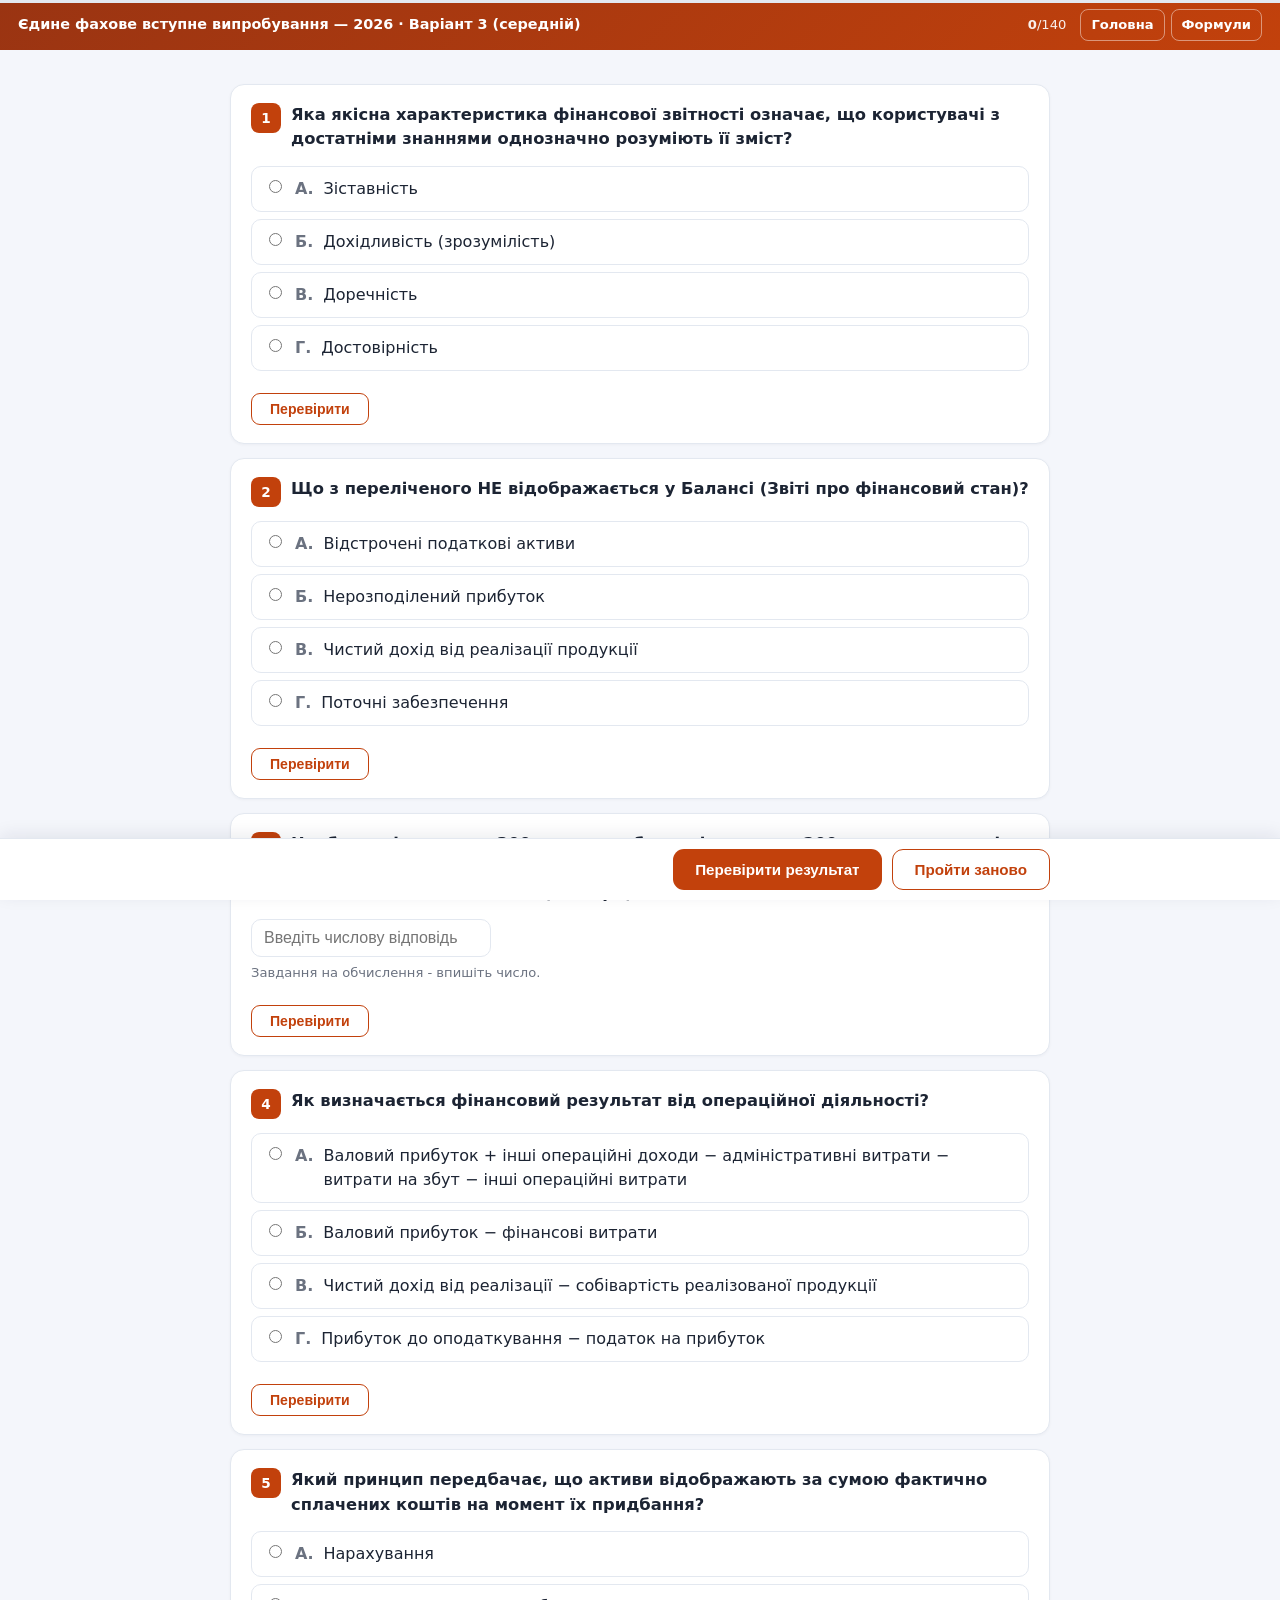
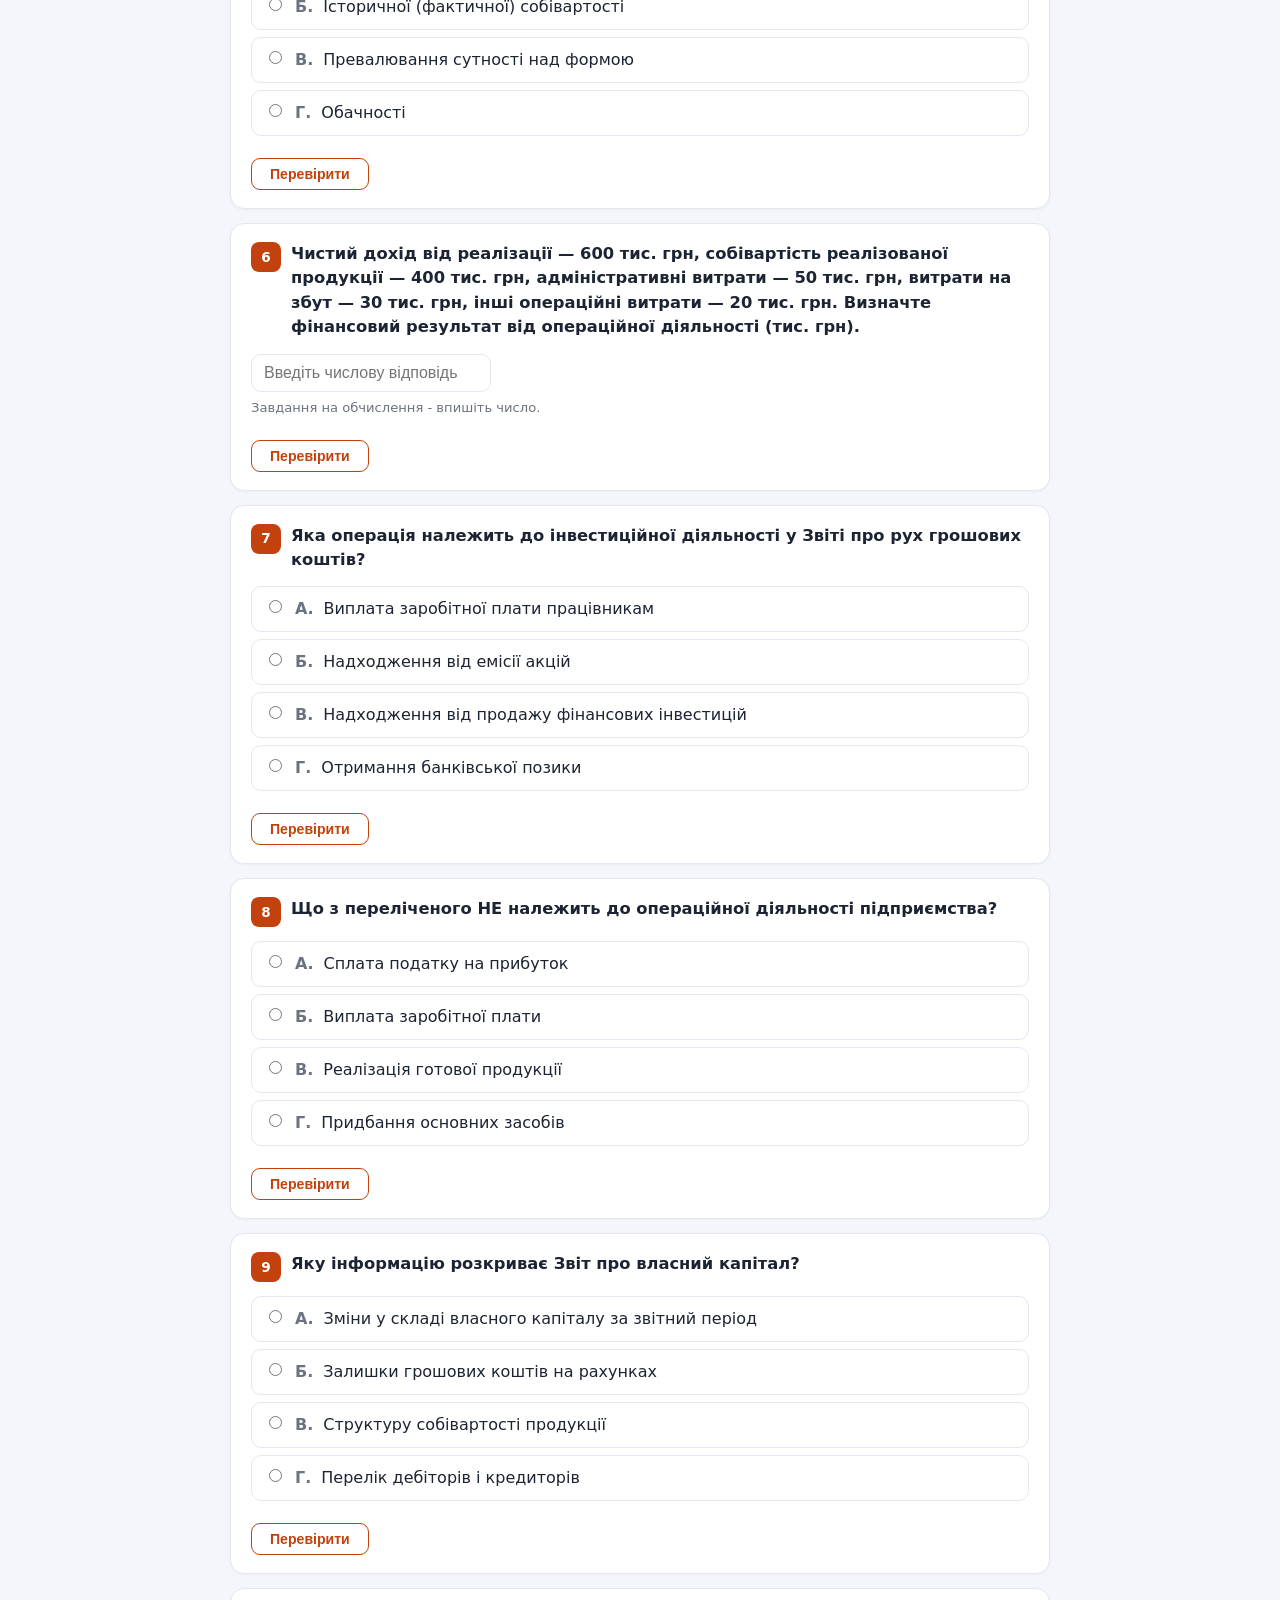
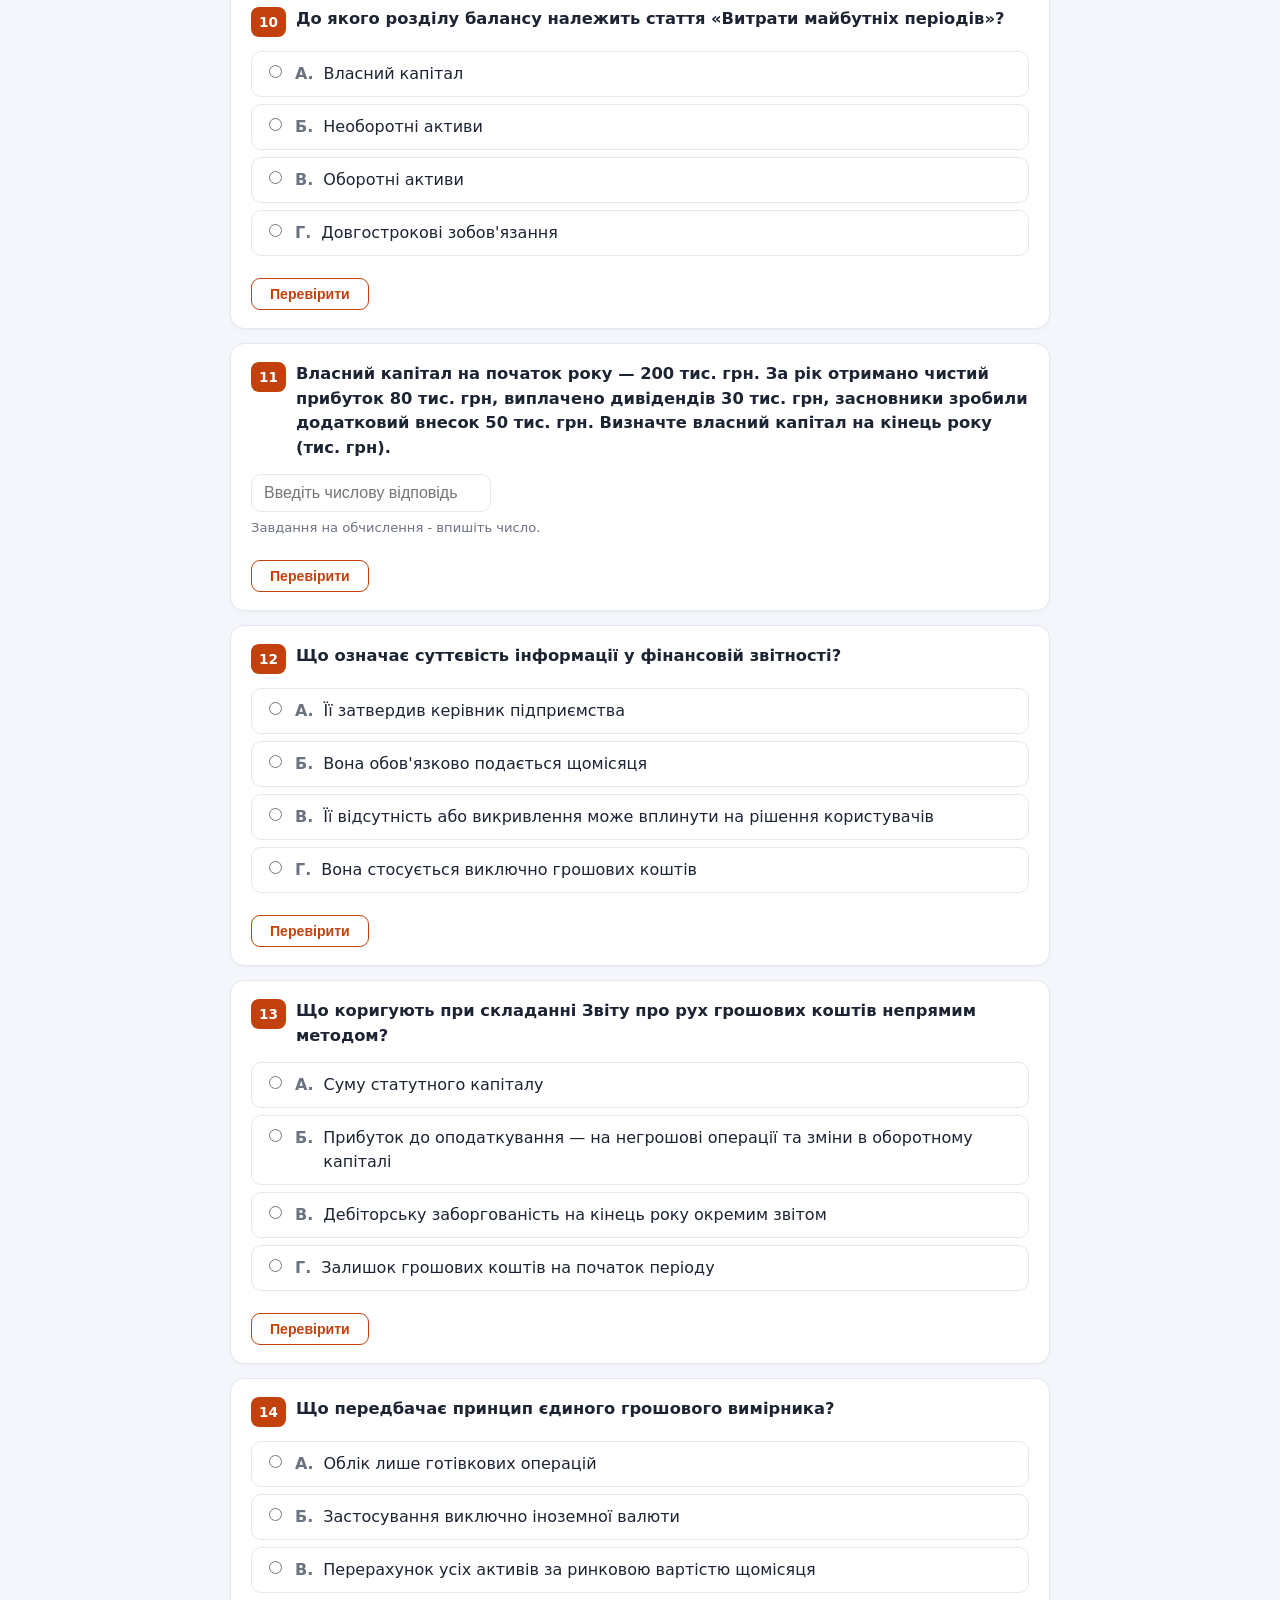
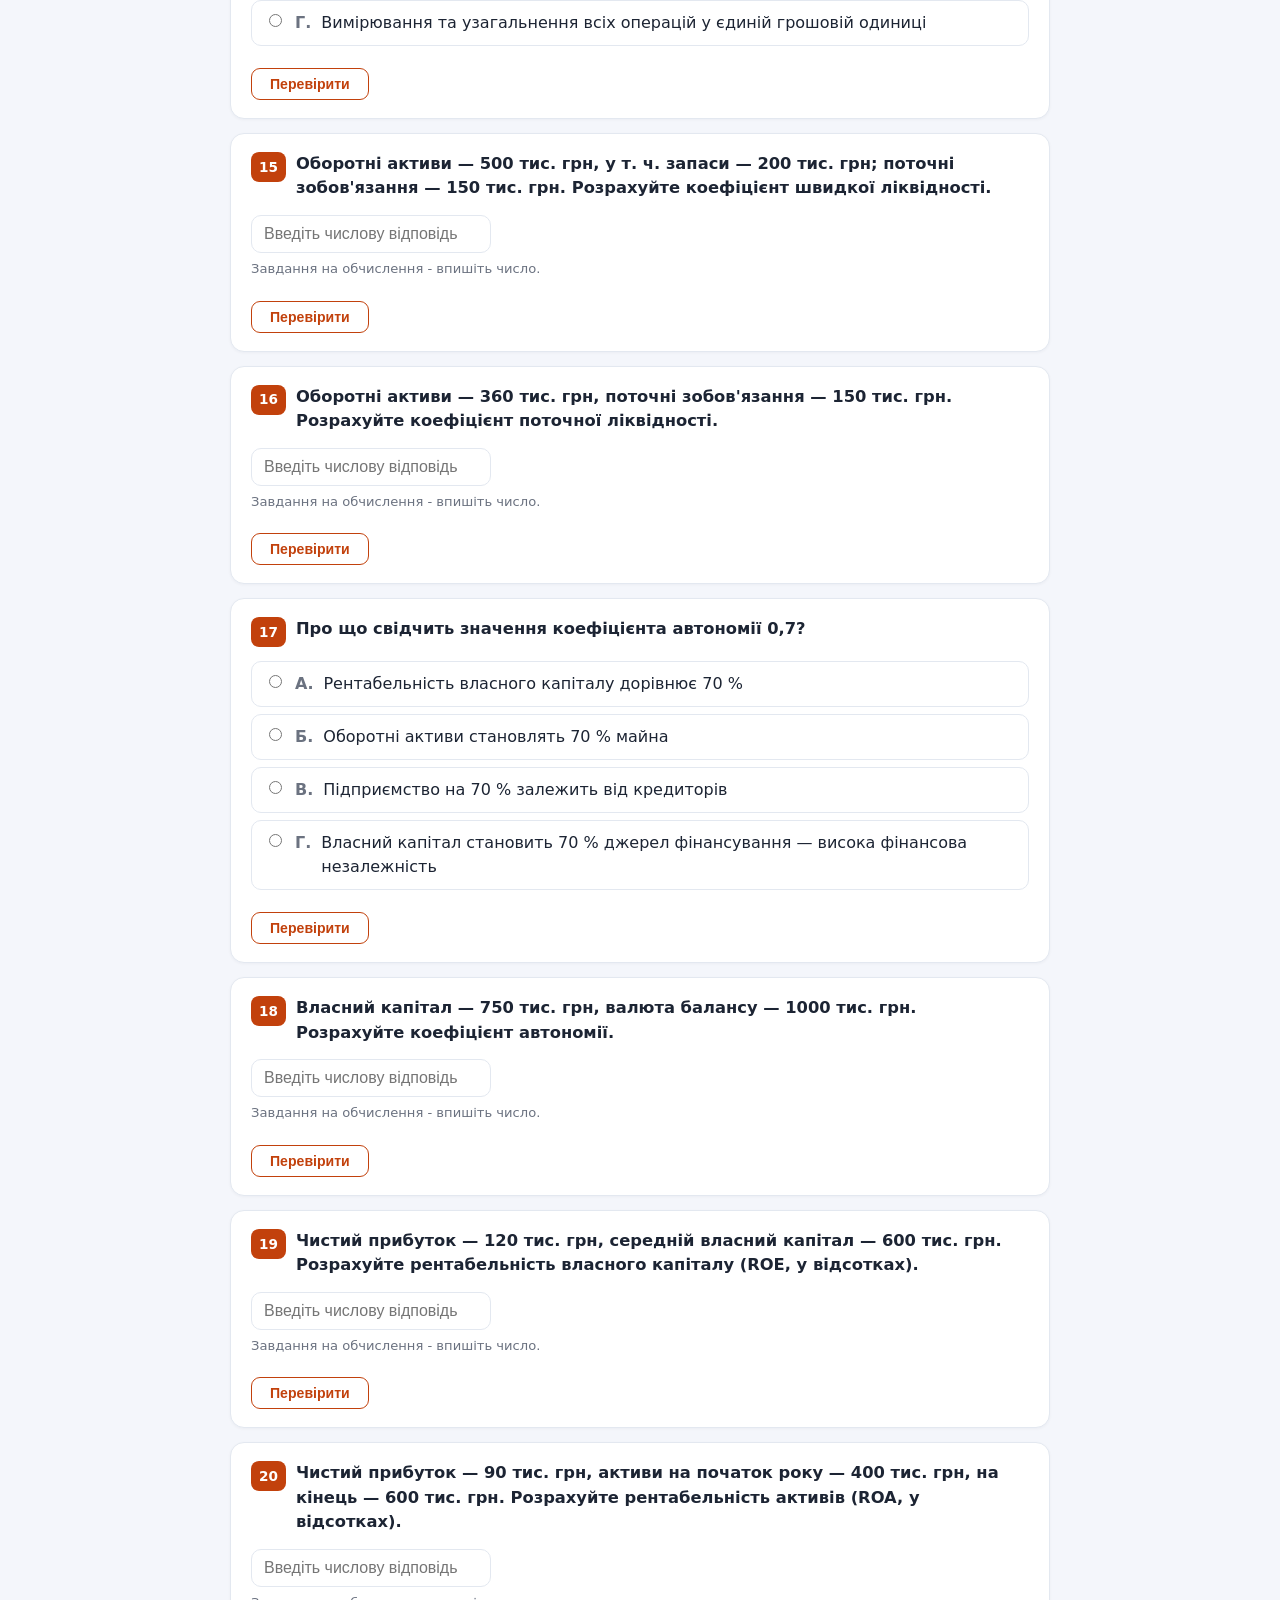
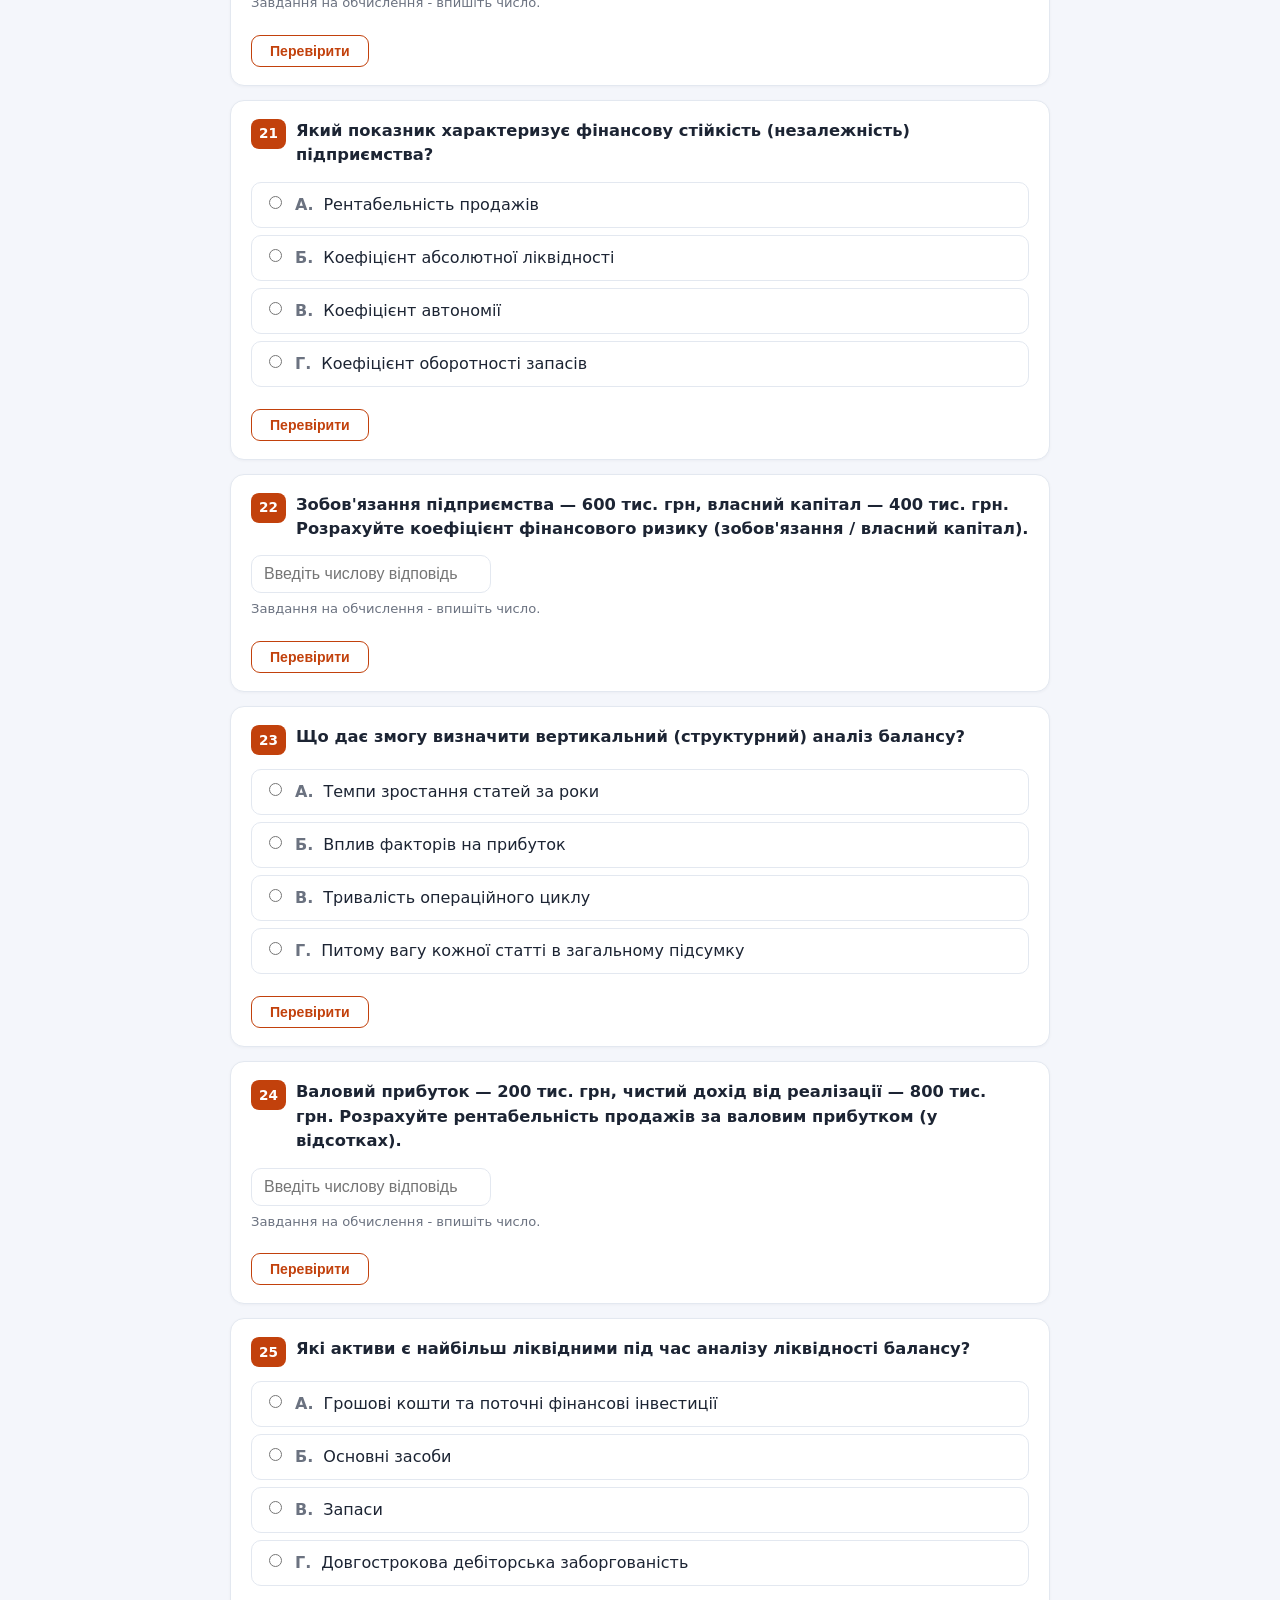
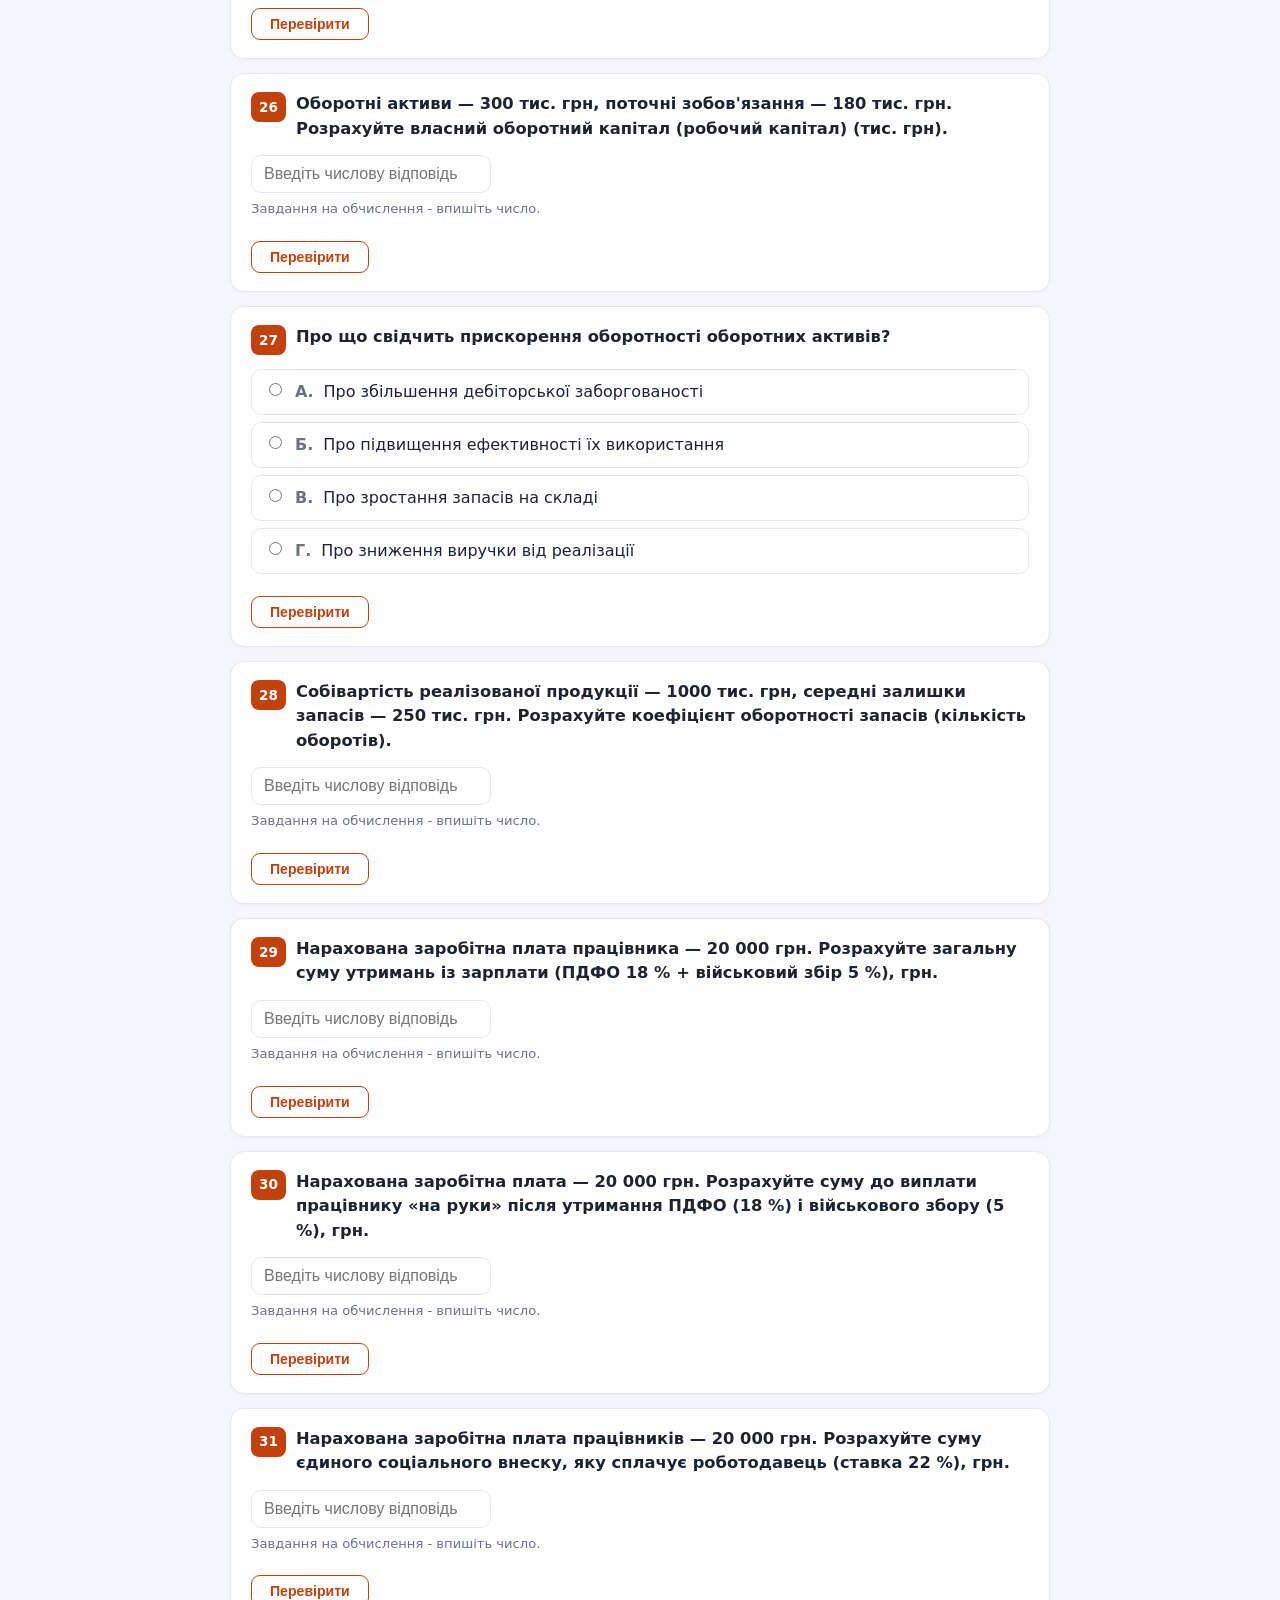
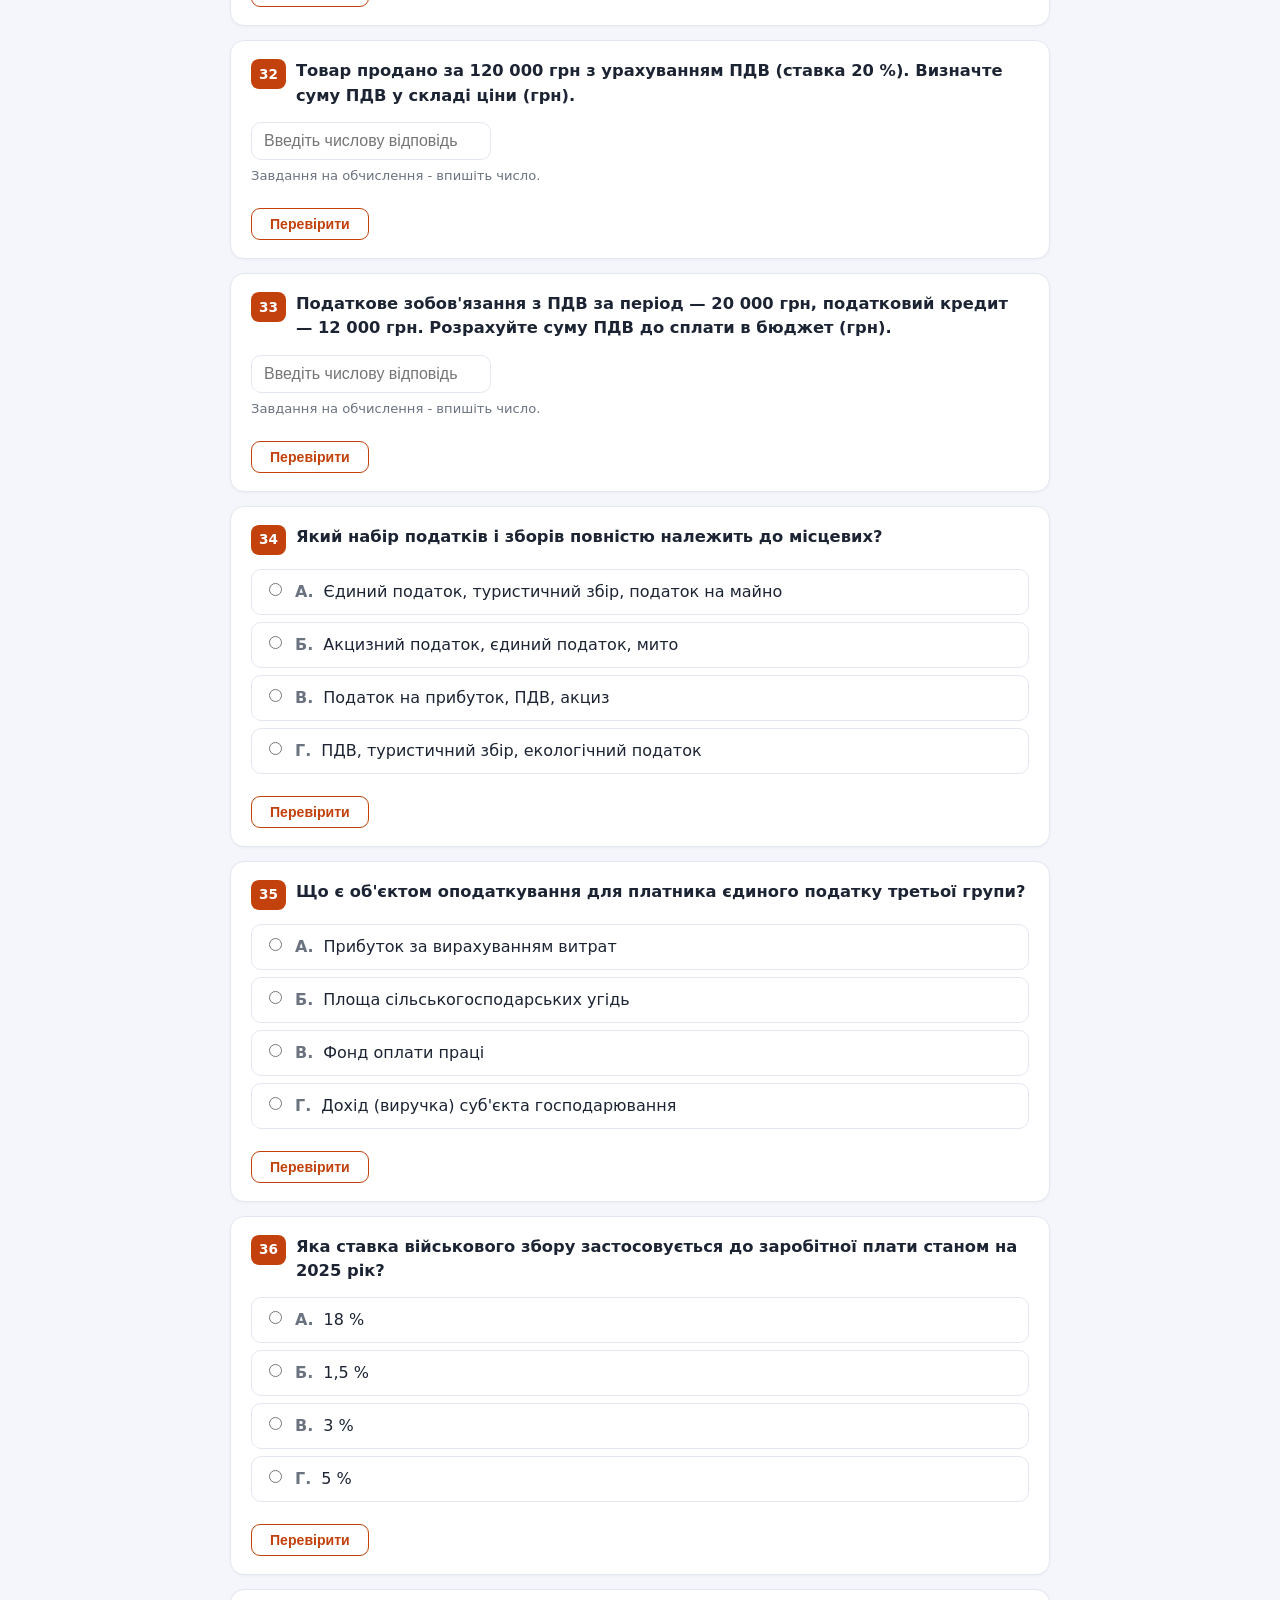
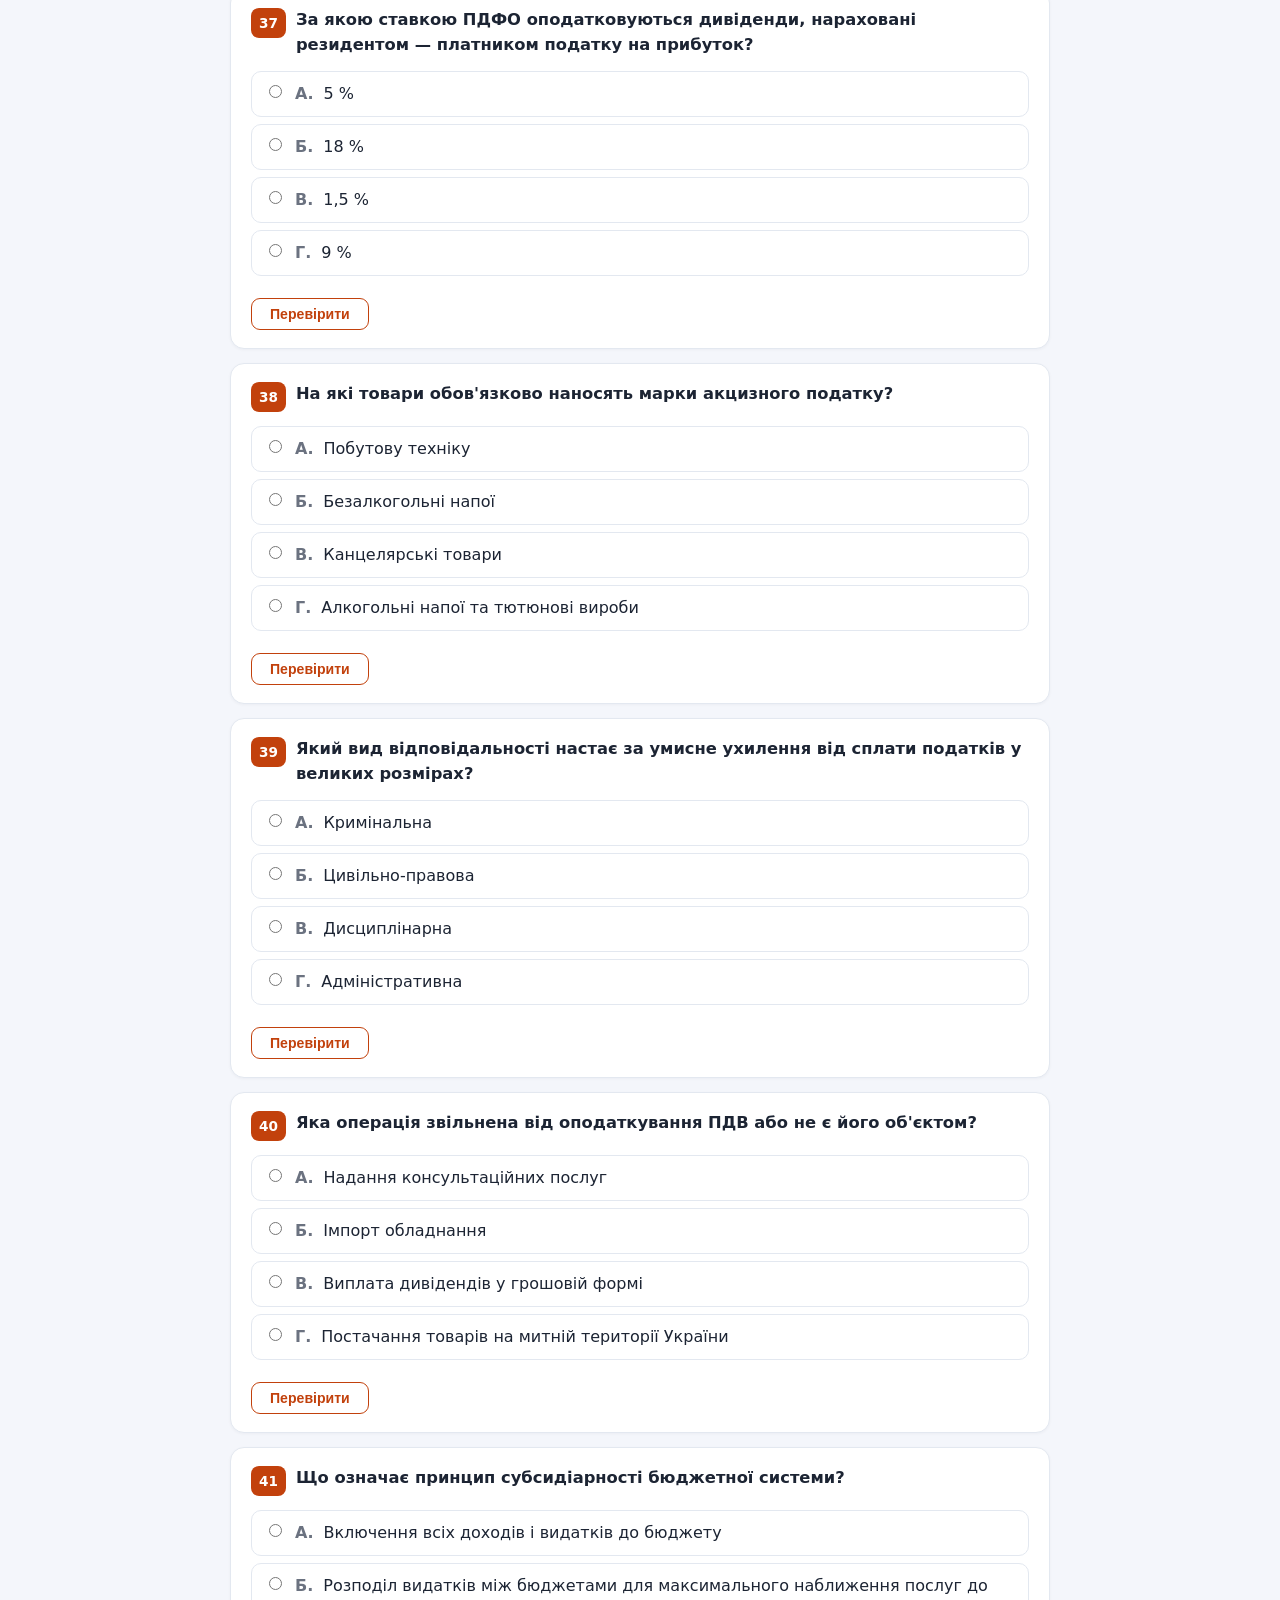
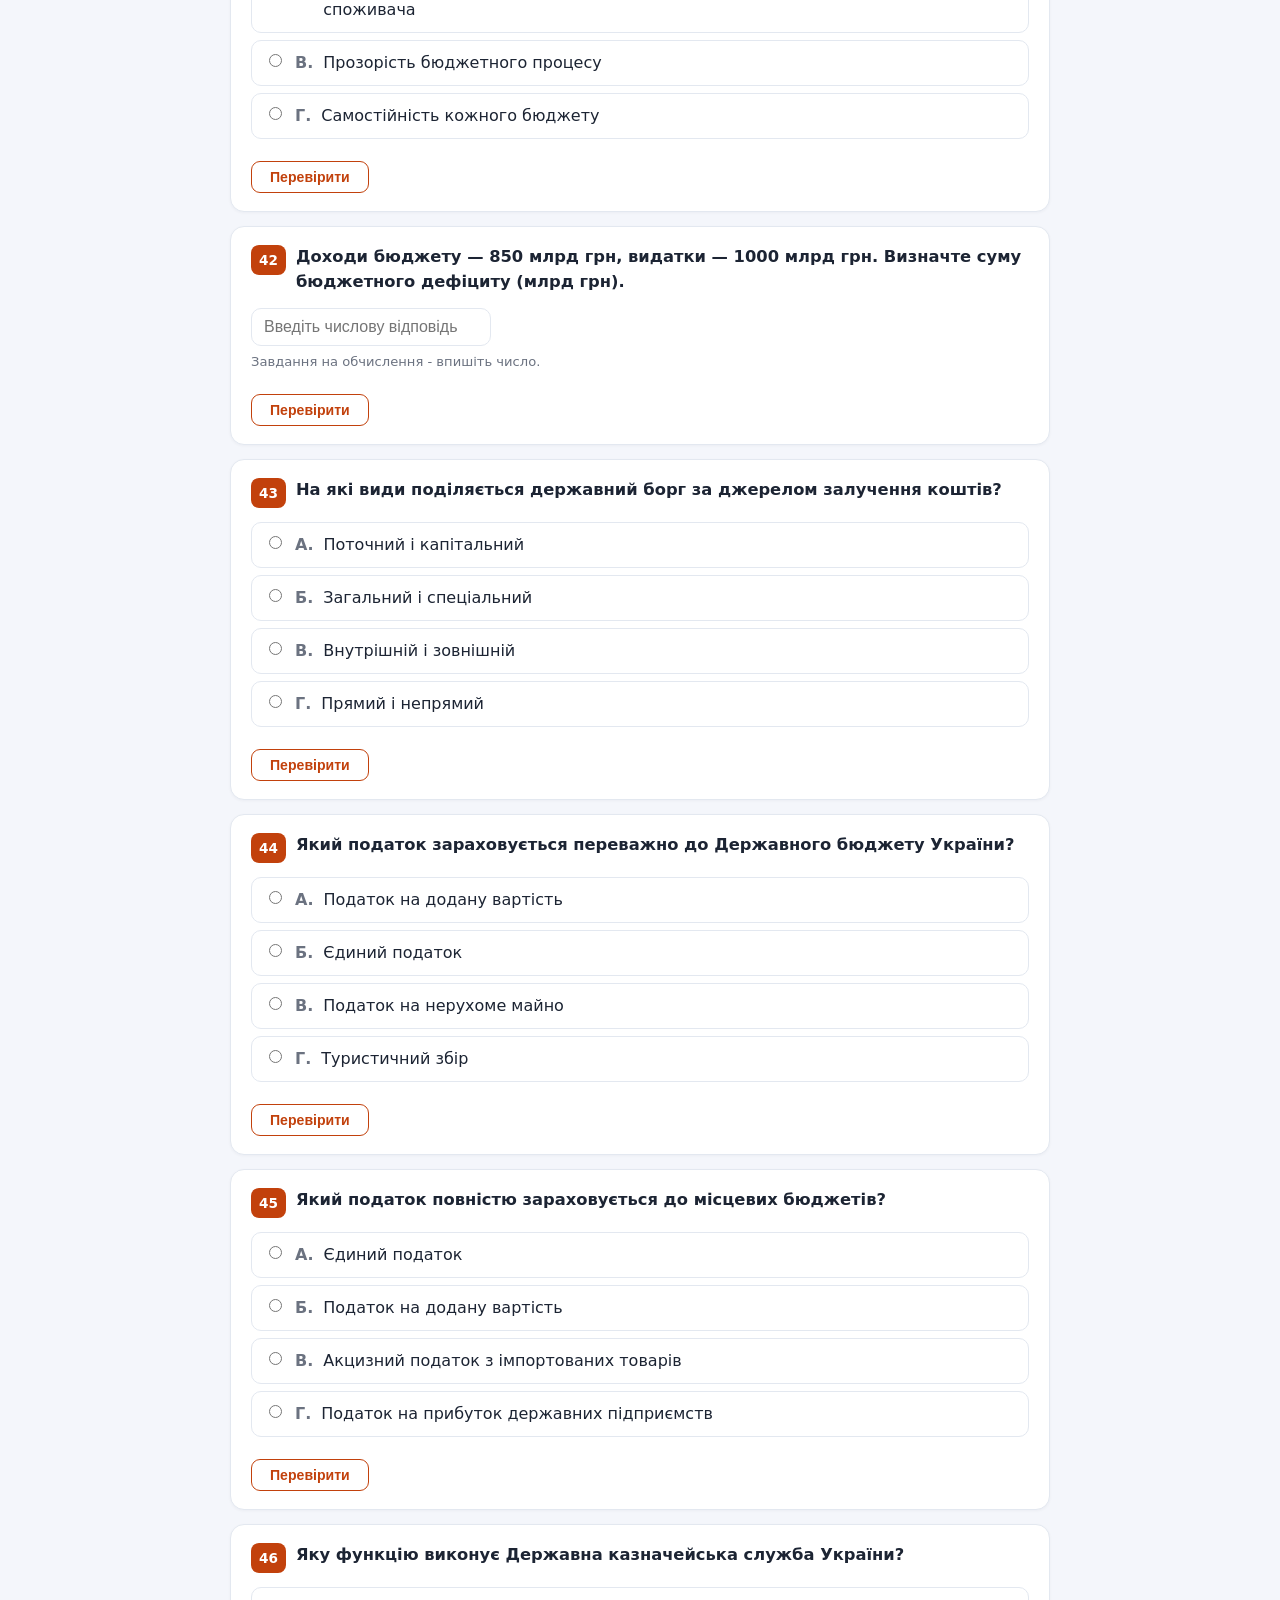
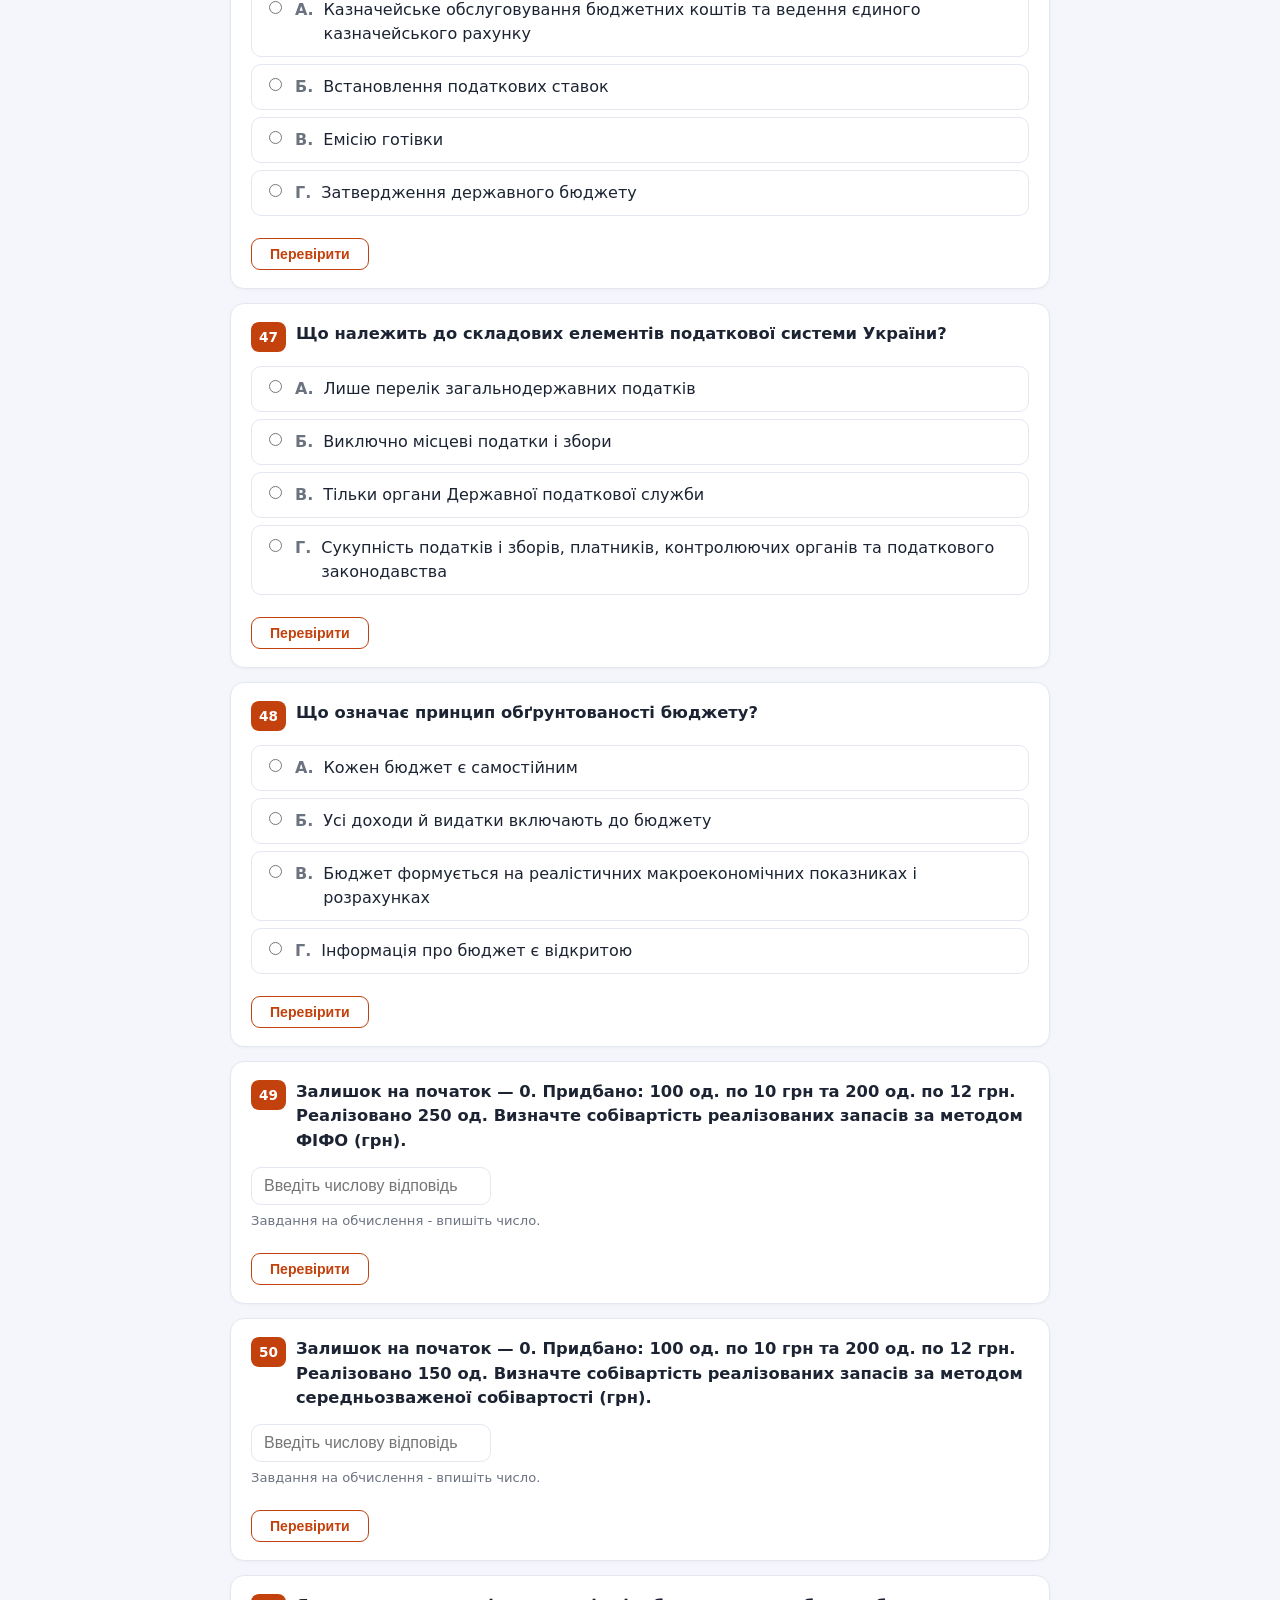
<file: docs/variant-3.html>
<!DOCTYPE html>
<html lang="uk">
<head>
<meta charset="UTF-8">
<meta name="viewport" content="width=device-width, initial-scale=1.0">
<title>ЄФВВ-2026 — Облік та фінанси (варіант 3, середній)</title>
<meta name="description" content="Облік та фінанси · середній рівень · поглиблений пробний тест з розширеними поясненнями · програма (наказ МОН від 15.10.2025 № 1362)">
<meta property="og:type" content="website">
<meta property="og:locale" content="uk_UA">
<meta property="og:title" content="ЄФВВ-2026 — Облік та фінанси (варіант 3, середній)">
<meta property="og:description" content="Облік та фінанси · середній рівень · поглиблений пробний тест з розширеними поясненнями · програма (наказ МОН від 15.10.2025 № 1362)">
<meta name="twitter:card" content="summary">
<link rel="icon" href="assets/favicon.svg">
<link rel="stylesheet" href="assets/quiz.css">
<style>:root{--brand:#c2410c;--brand-d:#9a3412;--hover:#fff7ed}</style>
</head>
<body>
<div class="pline"><span class="pfill" id="pfill"></span></div>
<header class="topbar" id="topbar">
  <span class="ttl"><span class="t-full">Єдине фахове вступне випробування — 2026 · Варіант 3 (середній)</span><span class="t-short">Варіант 3 (середній)</span></span>
  <span class="pcount"><b id="answered">0</b>/<span id="total1"></span><span id="total2" hidden></span></span>
  <nav class="menu"><a href="index.html">Головна</a><a href="formulas.html">Формули</a></nav>
</header>

<div class="wrap" id="quiz"></div>

<footer>Поглиблений пробний тест за офіційною програмою ЄФВВ. Середній рівень: більше розрахункових завдань і розширені пояснення. Для самопідготовки.<div class="disclaimer">Неофіційний ресурс для самопідготовки. Не пов’язаний з МОН України чи УЦОЯО. Завдання авторські й не є офіційними завданнями ЄФВВ.</div></footer>

<div class="abar" id="abar">
  <div class="abar-inner">
    <div class="result" id="result">
      <span class="score" id="scoreLine"></span>
      <span class="pct" id="pctLine"></span>
      <span class="grade" id="gradeBadge"></span>
    </div>
    <div class="abar-btns">
      <button class="btn primary" id="check"><span class="t-full">Перевірити результат</span><span class="t-short">Результат</span></button>
      <button class="btn ghost" id="reset">Пройти заново</button>
    </div>
  </div>
</div>

<script>const QUESTIONS = [{"q": "Яка якісна характеристика фінансової звітності означає, що користувачі з достатніми знаннями однозначно розуміють її зміст?", "options": ["Зіставність", "Дохідливість (зрозумілість)", "Доречність", "Достовірність"], "correct": [1], "answer": null, "type": "mc", "explain": "Дохідливість (зрозумілість) — інформація має бути однозначно витлумачена користувачами, які мають достатні знання. Доречність означає здатність впливати на рішення, достовірність — відсутність суттєвих помилок і упередженості, а зіставність — можливість порівнювати показники в часі та між підприємствами.", "n": 1}, {"q": "Що з переліченого НЕ відображається у Балансі (Звіті про фінансовий стан)?", "options": ["Відстрочені податкові активи", "Нерозподілений прибуток", "Чистий дохід від реалізації продукції", "Поточні забезпечення"], "correct": [2], "answer": null, "type": "mc", "explain": "Баланс показує активи, власний капітал і зобов'язання станом на дату. Чистий дохід — це показник Звіту про фінансові результати, який накопичується за період, тож у балансі його немає. Нерозподілений прибуток, відстрочені податкові активи та забезпечення — це залишки на дату й належать до балансу.", "n": 2}, {"q": "Необоротні активи — 300 тис. грн, оборотні активи — 200 тис. грн, поточні зобов'язання — 120 тис. грн, довгострокові зобов'язання — 80 тис. грн. Визначте власний капітал (тис. грн).", "options": [], "correct": [], "answer": "300", "type": "num", "explain": "Власний капітал = Активи − Зобов'язання. Активи = 300 + 200 = 500 тис. грн, зобов'язання = 120 + 80 = 200 тис. грн. Отже, ВК = 500 − 200 = 300 тис. грн.", "n": 3}, {"q": "Як визначається фінансовий результат від операційної діяльності?", "options": ["Валовий прибуток + інші операційні доходи − адміністративні витрати − витрати на збут − інші операційні витрати", "Валовий прибуток − фінансові витрати", "Чистий дохід від реалізації − собівартість реалізованої продукції", "Прибуток до оподаткування − податок на прибуток"], "correct": [0], "answer": null, "type": "mc", "explain": "Спершу визначають валовий прибуток (чистий дохід − собівартість). Далі до нього додають інші операційні доходи й віднімають адміністративні витрати, витрати на збут та інші операційні витрати. Варіант «чистий дохід − собівартість» дає лише валовий прибуток, а «прибуток до оподаткування − податок» — чистий прибуток.", "n": 4}, {"q": "Який принцип передбачає, що активи відображають за сумою фактично сплачених коштів на момент їх придбання?", "options": ["Нарахування", "Історичної (фактичної) собівартості", "Превалювання сутності над формою", "Обачності"], "correct": [1], "answer": null, "type": "mc", "explain": "Принцип історичної (фактичної) собівартості: пріоритетною є оцінка активів за витратами на їх виробництво чи придбання. Обачність запобігає завищенню активів, нарахування стосується моменту визнання доходів/витрат, а превалювання сутності означає облік за економічним змістом, а не лише за юридичною формою.", "n": 5}, {"q": "Чистий дохід від реалізації — 600 тис. грн, собівартість реалізованої продукції — 400 тис. грн, адміністративні витрати — 50 тис. грн, витрати на збут — 30 тис. грн, інші операційні витрати — 20 тис. грн. Визначте фінансовий результат від операційної діяльності (тис. грн).", "options": [], "correct": [], "answer": "100", "type": "num", "explain": "Валовий прибуток = 600 − 400 = 200 тис. грн. Операційний результат = 200 − 50 (адмін) − 30 (збут) − 20 (інші операційні) = 100 тис. грн. Інших операційних доходів за умовою немає.", "n": 6}, {"q": "Яка операція належить до інвестиційної діяльності у Звіті про рух грошових коштів?", "options": ["Виплата заробітної плати працівникам", "Надходження від емісії акцій", "Надходження від продажу фінансових інвестицій", "Отримання банківської позики"], "correct": [2], "answer": null, "type": "mc", "explain": "Інвестиційна діяльність — це придбання та продаж необоротних активів і фінансових інвестицій. Емісія акцій та отримання позики — фінансова діяльність (формування капіталу), а виплата зарплати — операційна.", "n": 7}, {"q": "Що з переліченого НЕ належить до операційної діяльності підприємства?", "options": ["Сплата податку на прибуток", "Виплата заробітної плати", "Реалізація готової продукції", "Придбання основних засобів"], "correct": [3], "answer": null, "type": "mc", "explain": "Операційна діяльність — основна діяльність, що приносить дохід (реалізація, оплата праці, сплата податків з операцій). Придбання основних засобів — це інвестиційна діяльність, бо стосується руху необоротних активів.", "n": 8}, {"q": "Яку інформацію розкриває Звіт про власний капітал?", "options": ["Зміни у складі власного капіталу за звітний період", "Залишки грошових коштів на рахунках", "Структуру собівартості продукції", "Перелік дебіторів і кредиторів"], "correct": [0], "answer": null, "type": "mc", "explain": "Звіт про власний капітал показує рух за кожною складовою капіталу (зареєстрований, резервний, нерозподілений прибуток тощо): надходження, вилучення, переоцінки, виплати дивідендів. Це дає змогу простежити, за рахунок чого змінився власний капітал.", "n": 9}, {"q": "До якого розділу балансу належить стаття «Витрати майбутніх періодів»?", "options": ["Власний капітал", "Необоротні активи", "Оборотні активи", "Довгострокові зобов'язання"], "correct": [2], "answer": null, "type": "mc", "explain": "За НП(С)БО 1 витрати майбутніх періодів відображають у складі оборотних активів (окремим рядком). Це вже понесені витрати, які стосуються наступних звітних періодів, тому їх не списують одразу на витрати поточного періоду.", "n": 10}, {"q": "Власний капітал на початок року — 200 тис. грн. За рік отримано чистий прибуток 80 тис. грн, виплачено дивідендів 30 тис. грн, засновники зробили додатковий внесок 50 тис. грн. Визначте власний капітал на кінець року (тис. грн).", "options": [], "correct": [], "answer": "300", "type": "num", "explain": "ВК на кінець = ВК на початок + чистий прибуток − дивіденди + внески власників = 200 + 80 − 30 + 50 = 300 тис. грн. Прибуток і внески збільшують капітал, а виплата дивідендів його зменшує.", "n": 11}, {"q": "Що означає суттєвість інформації у фінансовій звітності?", "options": ["Її затвердив керівник підприємства", "Вона обов'язково подається щомісяця", "Її відсутність або викривлення може вплинути на рішення користувачів", "Вона стосується виключно грошових коштів"], "correct": [2], "answer": null, "type": "mc", "explain": "Суттєвою є інформація, відсутність чи помилка в якій здатна вплинути на економічні рішення користувачів. Поріг суттєвості підприємство встановлює в обліковій політиці; несуттєві статті можна об'єднувати.", "n": 12}, {"q": "Що коригують при складанні Звіту про рух грошових коштів непрямим методом?", "options": ["Суму статутного капіталу", "Прибуток до оподаткування — на негрошові операції та зміни в оборотному капіталі", "Дебіторську заборгованість на кінець року окремим звітом", "Залишок грошових коштів на початок періоду"], "correct": [1], "answer": null, "type": "mc", "explain": "Непрямий метод стартує з прибутку (збитку) до оподаткування і коригує його на негрошові статті (амортизація, забезпечення) та зміни в оборотному капіталі (запаси, дебіторка, кредиторка). Так із нарахованого прибутку отримують фактичний грошовий потік від операційної діяльності.", "n": 13}, {"q": "Що передбачає принцип єдиного грошового вимірника?", "options": ["Облік лише готівкових операцій", "Застосування виключно іноземної валюти", "Перерахунок усіх активів за ринковою вартістю щомісяця", "Вимірювання та узагальнення всіх операцій у єдиній грошовій одиниці"], "correct": [3], "answer": null, "type": "mc", "explain": "Принцип єдиного грошового вимірника означає, що фінансова звітність вимірюється і узагальнюється в єдиній грошовій одиниці (гривні). Це забезпечує співставність та можливість підсумовування різнорідних об'єктів обліку.", "n": 14}, {"q": "Оборотні активи — 500 тис. грн, у т. ч. запаси — 200 тис. грн; поточні зобов'язання — 150 тис. грн. Розрахуйте коефіцієнт швидкої ліквідності.", "options": [], "correct": [], "answer": "2", "type": "num", "explain": "Коефіцієнт швидкої ліквідності = (оборотні активи − запаси) / поточні зобов'язання = (500 − 200) / 150 = 2. Запаси виключають як найменш ліквідну частину оборотних активів.", "n": 15}, {"q": "Оборотні активи — 360 тис. грн, поточні зобов'язання — 150 тис. грн. Розрахуйте коефіцієнт поточної ліквідності.", "options": [], "correct": [], "answer": "2.4", "type": "num", "explain": "Коефіцієнт поточної ліквідності = оборотні активи / поточні зобов'язання = 360 / 150 = 2,4. Значення в межах 1,0–2,0 (і дещо вище) вважається прийнятним і свідчить про достатність оборотних коштів для погашення поточних боргів.", "n": 16}, {"q": "Про що свідчить значення коефіцієнта автономії 0,7?", "options": ["Рентабельність власного капіталу дорівнює 70 %", "Оборотні активи становлять 70 % майна", "Підприємство на 70 % залежить від кредиторів", "Власний капітал становить 70 % джерел фінансування — висока фінансова незалежність"], "correct": [3], "answer": null, "type": "mc", "explain": "Коефіцієнт автономії = власний капітал / валюта балансу. Значення 0,7 означає, що 70 % активів профінансовано власними коштами, тобто фінансова незалежність висока (орієнтир — не менше 0,5). Це показник стійкості, а не рентабельності чи структури активів.", "n": 17}, {"q": "Власний капітал — 750 тис. грн, валюта балансу — 1000 тис. грн. Розрахуйте коефіцієнт автономії.", "options": [], "correct": [], "answer": "0.75", "type": "num", "explain": "Коефіцієнт автономії = власний капітал / підсумок балансу = 750 / 1000 = 0,75. Тобто 75 % майна сформовано за рахунок власних джерел — фінансова незалежність висока.", "n": 18}, {"q": "Чистий прибуток — 120 тис. грн, середній власний капітал — 600 тис. грн. Розрахуйте рентабельність власного капіталу (ROE, у відсотках).", "options": [], "correct": [], "answer": "20", "type": "num", "explain": "ROE = чистий прибуток / власний капітал × 100 = 120 / 600 × 100 = 20 %. Показник відображає віддачу на кожну гривню коштів власників.", "n": 19}, {"q": "Чистий прибуток — 90 тис. грн, активи на початок року — 400 тис. грн, на кінець — 600 тис. грн. Розрахуйте рентабельність активів (ROA, у відсотках).", "options": [], "correct": [], "answer": "18", "type": "num", "explain": "Середні активи = (400 + 600) / 2 = 500 тис. грн. ROA = чистий прибуток / середні активи × 100 = 90 / 500 × 100 = 18 %. Беруть саме середню вартість, бо прибуток формується протягом усього періоду.", "n": 20}, {"q": "Який показник характеризує фінансову стійкість (незалежність) підприємства?", "options": ["Рентабельність продажів", "Коефіцієнт абсолютної ліквідності", "Коефіцієнт автономії", "Коефіцієнт оборотності запасів"], "correct": [2], "answer": null, "type": "mc", "explain": "Фінансову стійкість оцінюють коефіцієнтами автономії, фінансового ризику, маневреності. Коефіцієнт абсолютної ліквідності характеризує платоспроможність, рентабельність продажів — прибутковість, а оборотність запасів — ділову активність.", "n": 21}, {"q": "Зобов'язання підприємства — 600 тис. грн, власний капітал — 400 тис. грн. Розрахуйте коефіцієнт фінансового ризику (зобов'язання / власний капітал).", "options": [], "correct": [], "answer": "1.5", "type": "num", "explain": "Коефіцієнт фінансового ризику = позиковий капітал / власний капітал = 600 / 400 = 1,5. Значення понад 1 означає, що позикових коштів більше за власні, тобто фінансовий ризик підвищений.", "n": 22}, {"q": "Що дає змогу визначити вертикальний (структурний) аналіз балансу?", "options": ["Темпи зростання статей за роки", "Вплив факторів на прибуток", "Тривалість операційного циклу", "Питому вагу кожної статті в загальному підсумку"], "correct": [3], "answer": null, "type": "mc", "explain": "Вертикальний аналіз показує структуру — частку кожної статті у валюті балансу (наприклад, частку запасів в активах). Зміни в часі досліджує горизонтальний аналіз, а вплив факторів — факторний.", "n": 23}, {"q": "Валовий прибуток — 200 тис. грн, чистий дохід від реалізації — 800 тис. грн. Розрахуйте рентабельність продажів за валовим прибутком (у відсотках).", "options": [], "correct": [], "answer": "25", "type": "num", "explain": "Рентабельність продажів за валовим прибутком = валовий прибуток / чистий дохід × 100 = 200 / 800 × 100 = 25 %. Показує, скільки валового прибутку припадає на гривню виручки.", "n": 24}, {"q": "Які активи є найбільш ліквідними під час аналізу ліквідності балансу?", "options": ["Грошові кошти та поточні фінансові інвестиції", "Основні засоби", "Запаси", "Довгострокова дебіторська заборгованість"], "correct": [0], "answer": null, "type": "mc", "explain": "За ступенем ліквідності найвищу групу утворюють гроші та поточні фінансові інвестиції (можуть бути використані негайно). Запаси реалізуються повільно, а основні засоби й довгострокова дебіторка — найважче.", "n": 25}, {"q": "Оборотні активи — 300 тис. грн, поточні зобов'язання — 180 тис. грн. Розрахуйте власний оборотний капітал (робочий капітал) (тис. грн).", "options": [], "correct": [], "answer": "120", "type": "num", "explain": "Власний оборотний капітал = оборотні активи − поточні зобов'язання = 300 − 180 = 120 тис. грн. Додатне значення означає, що частину оборотних активів профінансовано довгостроковими джерелами — ознака фінансової стійкості.", "n": 26}, {"q": "Про що свідчить прискорення оборотності оборотних активів?", "options": ["Про збільшення дебіторської заборгованості", "Про підвищення ефективності їх використання", "Про зростання запасів на складі", "Про зниження виручки від реалізації"], "correct": [1], "answer": null, "type": "mc", "explain": "Зростання коефіцієнта оборотності (і скорочення тривалості одного обороту) означає, що активи швидше проходять цикл «гроші — товар — гроші», тобто використовуються ефективніше і вивільняють кошти з обороту.", "n": 27}, {"q": "Собівартість реалізованої продукції — 1000 тис. грн, середні залишки запасів — 250 тис. грн. Розрахуйте коефіцієнт оборотності запасів (кількість оборотів).", "options": [], "correct": [], "answer": "4", "type": "num", "explain": "Коефіцієнт оборотності запасів = собівартість реалізації / середні запаси = 1000 / 250 = 4 оберти. Що більше оборотів, то ефективніше використовуються запаси.", "n": 28}, {"q": "Нарахована заробітна плата працівника — 20 000 грн. Розрахуйте загальну суму утримань із зарплати (ПДФО 18 % + військовий збір 5 %), грн.", "options": [], "correct": [], "answer": "4600", "type": "num", "explain": "Із зарплати утримують ПДФО 18 % і військовий збір 5 %, разом 23 %. Утримання = 20 000 × 23 % = 4600 грн (ПДФО 3600 + ВЗ 1000). ЄСВ сюди не входить — його нараховує роботодавець понад зарплату.", "n": 29}, {"q": "Нарахована заробітна плата — 20 000 грн. Розрахуйте суму до виплати працівнику «на руки» після утримання ПДФО (18 %) і військового збору (5 %), грн.", "options": [], "correct": [], "answer": "15400", "type": "num", "explain": "До виплати = нарахована зарплата − утримання = 20 000 − (20 000 × 23 %) = 20 000 − 4600 = 15 400 грн. Працівник отримує суму за мінусом ПДФО і військового збору.", "n": 30}, {"q": "Нарахована заробітна плата працівників — 20 000 грн. Розрахуйте суму єдиного соціального внеску, яку сплачує роботодавець (ставка 22 %), грн.", "options": [], "correct": [], "answer": "4400", "type": "num", "explain": "ЄСВ нараховує роботодавець понад зарплату: 20 000 × 22 % = 4400 грн. Це не утримання із зарплати працівника, а окремий платіж роботодавця.", "n": 31}, {"q": "Товар продано за 120 000 грн з урахуванням ПДВ (ставка 20 %). Визначте суму ПДВ у складі ціни (грн).", "options": [], "correct": [], "answer": "20000", "type": "num", "explain": "Якщо ціна вже містить ПДВ 20 %, то ПДВ = ціна × 20 / 120 = 120 000 × 20 / 120 = 20 000 грн. База без ПДВ становить 100 000 грн.", "n": 32}, {"q": "Податкове зобов'язання з ПДВ за період — 20 000 грн, податковий кредит — 12 000 грн. Розрахуйте суму ПДВ до сплати в бюджет (грн).", "options": [], "correct": [], "answer": "8000", "type": "num", "explain": "ПДВ до сплати = податкове зобов'язання − податковий кредит = 20 000 − 12 000 = 8000 грн. Якщо кредит перевищує зобов'язання, виникає від'ємне значення (бюджетне відшкодування).", "n": 33}, {"q": "Який набір податків і зборів повністю належить до місцевих?", "options": ["Єдиний податок, туристичний збір, податок на майно", "Акцизний податок, єдиний податок, мито", "Податок на прибуток, ПДВ, акциз", "ПДВ, туристичний збір, екологічний податок"], "correct": [0], "answer": null, "type": "mc", "explain": "До місцевих належать податок на майно (нерухомість, транспорт, плата за землю), єдиний податок і туристичний збір. ПДВ, податок на прибуток, акциз, мито та екологічний податок — загальнодержавні.", "n": 34}, {"q": "Що є об'єктом оподаткування для платника єдиного податку третьої групи?", "options": ["Прибуток за вирахуванням витрат", "Площа сільськогосподарських угідь", "Фонд оплати праці", "Дохід (виручка) суб'єкта господарювання"], "correct": [3], "answer": null, "type": "mc", "explain": "Платники єдиного податку третьої групи сплачують відсоток від доходу (виручки), а не від прибутку. Від площі угідь залежить податок четвертої групи (сільгоспвиробники).", "n": 35}, {"q": "Яка ставка військового збору застосовується до заробітної плати станом на 2025 рік?", "options": ["18 %", "1,5 %", "3 %", "5 %"], "correct": [3], "answer": null, "type": "mc", "explain": "З 1 грудня 2024 року ставку військового збору з доходів фізичних осіб підвищено з 1,5 % до 5 %. Військовий збір утримують одночасно з ПДФО (18 %).", "n": 36}, {"q": "За якою ставкою ПДФО оподатковуються дивіденди, нараховані резидентом — платником податку на прибуток?", "options": ["5 %", "18 %", "1,5 %", "9 %"], "correct": [0], "answer": null, "type": "mc", "explain": "Дивіденди від резидентів — платників податку на прибуток оподатковуються ПДФО за пільговою ставкою 5 %. Ставка 9 % застосовується до дивідендів від неплатників податку на прибуток (зокрема нерезидентів та інститутів спільного інвестування).", "n": 37}, {"q": "На які товари обов'язково наносять марки акцизного податку?", "options": ["Побутову техніку", "Безалкогольні напої", "Канцелярські товари", "Алкогольні напої та тютюнові вироби"], "correct": [3], "answer": null, "type": "mc", "explain": "Марками акцизного податку маркують алкогольні напої та тютюнові вироби — це форма контролю за сплатою акцизу. Пальне є підакцизним, але маркуванню марками не підлягає.", "n": 38}, {"q": "Який вид відповідальності настає за умисне ухилення від сплати податків у великих розмірах?", "options": ["Кримінальна", "Цивільно-правова", "Дисциплінарна", "Адміністративна"], "correct": [0], "answer": null, "type": "mc", "explain": "Умисне ухилення від сплати податків у значних і великих розмірах кваліфікується як злочин і тягне кримінальну відповідальність. Фінансова (штрафи, пеня) та адміністративна відповідальність застосовуються за менш тяжкі порушення.", "n": 39}, {"q": "Яка операція звільнена від оподаткування ПДВ або не є його об'єктом?", "options": ["Надання консультаційних послуг", "Імпорт обладнання", "Виплата дивідендів у грошовій формі", "Постачання товарів на митній території України"], "correct": [2], "answer": null, "type": "mc", "explain": "Виплата дивідендів грошима не є постачанням товарів чи послуг, тому не є об'єктом оподаткування ПДВ. Постачання товарів/послуг на території України та імпорт — оподатковувані операції.", "n": 40}, {"q": "Що означає принцип субсидіарності бюджетної системи?", "options": ["Включення всіх доходів і видатків до бюджету", "Розподіл видатків між бюджетами для максимального наближення послуг до споживача", "Прозорість бюджетного процесу", "Самостійність кожного бюджету"], "correct": [1], "answer": null, "type": "mc", "explain": "Принцип субсидіарності означає, що публічні послуги слід надавати на тому рівні влади, який найближчий до споживача. Це впливає на розмежування видаткових повноважень між державним і місцевими бюджетами.", "n": 41}, {"q": "Доходи бюджету — 850 млрд грн, видатки — 1000 млрд грн. Визначте суму бюджетного дефіциту (млрд грн).", "options": [], "correct": [], "answer": "150", "type": "num", "explain": "Бюджетний дефіцит = видатки − доходи = 1000 − 850 = 150 млрд грн. Перевищення видатків над доходами і є дефіцитом, який потребує покриття за рахунок джерел фінансування.", "n": 42}, {"q": "На які види поділяється державний борг за джерелом залучення коштів?", "options": ["Поточний і капітальний", "Загальний і спеціальний", "Внутрішній і зовнішній", "Прямий і непрямий"], "correct": [2], "answer": null, "type": "mc", "explain": "За критерієм розміщення (джерелом) державний борг поділяють на внутрішній (перед резидентами) та зовнішній (перед нерезидентами й міжнародними організаціями). За формою — на прямий і гарантований.", "n": 43}, {"q": "Який податок зараховується переважно до Державного бюджету України?", "options": ["Податок на додану вартість", "Єдиний податок", "Податок на нерухоме майно", "Туристичний збір"], "correct": [0], "answer": null, "type": "mc", "explain": "ПДВ — основне джерело доходів Державного бюджету. Єдиний податок, туристичний збір і податок на нерухомість зараховуються до місцевих бюджетів.", "n": 44}, {"q": "Який податок повністю зараховується до місцевих бюджетів?", "options": ["Єдиний податок", "Податок на додану вартість", "Акцизний податок з імпортованих товарів", "Податок на прибуток державних підприємств"], "correct": [0], "answer": null, "type": "mc", "explain": "Єдиний податок — місцевий і повністю надходить до місцевих бюджетів. ПДВ та акциз з імпорту — загальнодержавні доходи, а податок на прибуток розподіляється переважно до державного бюджету.", "n": 45}, {"q": "Яку функцію виконує Державна казначейська служба України?", "options": ["Казначейське обслуговування бюджетних коштів та ведення єдиного казначейського рахунку", "Встановлення податкових ставок", "Емісію готівки", "Затвердження державного бюджету"], "correct": [0], "answer": null, "type": "mc", "explain": "Казначейство веде облік надходжень і платежів бюджету через єдиний казначейський рахунок, здійснює контроль за бюджетними зобов'язаннями. Затвердження бюджету — повноваження парламенту, емісія готівки — НБУ.", "n": 46}, {"q": "Що належить до складових елементів податкової системи України?", "options": ["Лише перелік загальнодержавних податків", "Виключно місцеві податки і збори", "Тільки органи Державної податкової служби", "Сукупність податків і зборів, платників, контролюючих органів та податкового законодавства"], "correct": [3], "answer": null, "type": "mc", "explain": "Податкова система — це не лише перелік податків, а ціла система: податки і збори, платники, об'єкти, контролюючі органи та нормативно-правова база (насамперед Податковий кодекс).", "n": 47}, {"q": "Що означає принцип обґрунтованості бюджету?", "options": ["Кожен бюджет є самостійним", "Усі доходи й видатки включають до бюджету", "Бюджет формується на реалістичних макроекономічних показниках і розрахунках", "Інформація про бюджет є відкритою"], "correct": [2], "answer": null, "type": "mc", "explain": "Принцип обґрунтованості вимагає, щоб бюджет ґрунтувався на реалістичних прогнозах економічного й соціального розвитку та достовірних розрахунках. Це знижує ризик невиконання планових показників.", "n": 48}, {"q": "Залишок на початок — 0. Придбано: 100 од. по 10 грн та 200 од. по 12 грн. Реалізовано 250 од. Визначте собівартість реалізованих запасів за методом ФІФО (грн).", "options": [], "correct": [], "answer": "2800", "type": "num", "explain": "За ФІФО першими списують ті запаси, що надійшли раніше: 100 од. × 10 + 150 од. × 12 = 1000 + 1800 = 2800 грн. Залишок (50 од. × 12 = 600 грн) — із останньої партії.", "n": 49}, {"q": "Залишок на початок — 0. Придбано: 100 од. по 10 грн та 200 од. по 12 грн. Реалізовано 150 од. Визначте собівартість реалізованих запасів за методом середньозваженої собівартості (грн).", "options": [], "correct": [], "answer": "1700", "type": "num", "explain": "Середня ціна = (100×10 + 200×12) / (100+200) = (1000+2400) / 300 = 11,33 грн/од. Собівартість реалізованих = 150 × 11,33 ≈ 1700 грн. Метод усереднює вартість усіх наявних запасів.", "n": 50}, {"q": "Якою кореспонденцією рахунків відображають придбання обладнання у постачальника (до введення в експлуатацію)?", "options": ["Дебет 631 «Розрахунки з вітчизняними постачальниками» Кредит 15 «Капітальні інвестиції»", "Дебет 15 «Капітальні інвестиції» Кредит 631 «Розрахунки з вітчизняними постачальниками»", "Дебет 20 «Виробничі запаси» Кредит 631 «Розрахунки з вітчизняними постачальниками»", "Дебет 10 «Основні засоби» Кредит 631 «Розрахунки з вітчизняними постачальниками»"], "correct": [1], "answer": null, "type": "mc", "explain": "Витрати на придбання необоротних активів спершу накопичують на рахунку 15 «Капітальні інвестиції»: Дебет 15 Кредит 631. Лише після введення в експлуатацію об'єкт зараховують на рахунок 10.", "n": 51}, {"q": "Якою кореспонденцією відображають введення придбаного обладнання в експлуатацію?", "options": ["Дебет 10 «Основні засоби» Кредит 15 «Капітальні інвестиції»", "Дебет 10 «Основні засоби» Кредит 631 «Розрахунки з вітчизняними постачальниками»", "Дебет 23 «Виробництво» Кредит 15 «Капітальні інвестиції»", "Дебет 15 «Капітальні інвестиції» Кредит 10 «Основні засоби»"], "correct": [0], "answer": null, "type": "mc", "explain": "Після завершення капітальних інвестицій об'єкт зараховують до складу основних засобів: Дебет 10 «Основні засоби» Кредит 15 «Капітальні інвестиції». Так первісна вартість переноситься з рахунку інвестицій на рахунок ОЗ.", "n": 52}, {"q": "Первісна вартість обладнання — 65 тис. грн, ліквідаційна вартість — 5 тис. грн, строк корисного використання — 10 років, метод прямолінійний. Розрахуйте місячну суму амортизації (тис. грн).", "options": [], "correct": [], "answer": "0.5", "type": "num", "explain": "Річна амортизація = (65 − 5) / 10 = 6 тис. грн. Місячна = 6 / 12 = 0,5 тис. грн. За прямолінійним методом амортизацію нараховують рівними частинами щомісяця.", "n": 53}, {"q": "Первісна вартість — 100 тис. грн, ліквідаційна — 10 тис. грн, очікуваний загальний обсяг виробництва — 100 000 од. За рік вироблено 20 000 од. Розрахуйте річну амортизацію за виробничим методом (тис. грн).", "options": [], "correct": [], "answer": "18", "type": "num", "explain": "Виробнича ставка = (100 − 10) / 100 000 = 0,0009 тис. грн/од. Амортизація = 0,0009 × 20 000 = 18 тис. грн. За виробничим методом сума залежить від фактичного обсягу продукції, а не від часу.", "n": 54}, {"q": "Якою кореспонденцією відображають нарахування заробітної плати адміністративному персоналу?", "options": ["Дебет 92 «Адміністративні витрати» Кредит 661 «Розрахунки за заробітною платою»", "Дебет 91 «Загальновиробничі витрати» Кредит 661 «Розрахунки за заробітною платою»", "Дебет 661 «Розрахунки за заробітною платою» Кредит 641 «Розрахунки за податками»", "Дебет 23 «Виробництво» Кредит 661 «Розрахунки за заробітною платою»"], "correct": [0], "answer": null, "type": "mc", "explain": "Зарплата адмінперсоналу формує адміністративні витрати: Дебет 92 «Адміністративні витрати» Кредит 661. Зарплату виробничників відносять на рахунок 23, загальновиробничого персоналу — на 91.", "n": 55}, {"q": "Якою кореспонденцією відображають нарахування ЄСВ на заробітну плату робітників основного виробництва?", "options": ["Дебет 23 «Виробництво» Кредит 651 «Розрахунки із загальнообов'язкового державного соціального страхування»", "Дебет 651 «Розрахунки із загальнообов'язкового державного соціального страхування» Кредит 311 «Поточні рахунки в національній валюті»", "Дебет 661 «Розрахунки за заробітною платою» Кредит 651 «Розрахунки із загальнообов'язкового державного соціального страхування»", "Дебет 92 «Адміністративні витрати» Кредит 651 «Розрахунки із загальнообов'язкового державного соціального страхування»"], "correct": [0], "answer": null, "type": "mc", "explain": "ЄСВ нараховують у тому ж складі витрат, що й зарплату: для виробничих робітників — Дебет 23 Кредит 651. Проведення Дебет 651 Кредит 311 — це вже перерахування ЄСВ до бюджету.", "n": 56}, {"q": "Якою кореспонденцією відображають перерахування ЄСВ до бюджету з поточного рахунку?", "options": ["Дебет 651 «Розрахунки із загальнообов'язкового державного соціального страхування» Кредит 311 «Поточні рахунки в національній валюті»", "Дебет 311 «Поточні рахунки в національній валюті» Кредит 651 «Розрахунки із загальнообов'язкового державного соціального страхування»", "Дебет 23 «Виробництво» Кредит 651 «Розрахунки із загальнообов'язкового державного соціального страхування»", "Дебет 651 «Розрахунки із загальнообов'язкового державного соціального страхування» Кредит 661 «Розрахунки за заробітною платою»"], "correct": [0], "answer": null, "type": "mc", "explain": "Сплата ЄСВ зменшує заборгованість за страхуванням і кошти на рахунку: Дебет 651 «Розрахунки за загальнообов'язковим державним соціальним страхуванням» Кредит 311.", "n": 57}, {"q": "Якою кореспонденцією відображають списання матеріалів зі складу у виробництво?", "options": ["Дебет 20 «Виробничі запаси» Кредит 631 «Розрахунки з вітчизняними постачальниками»", "Дебет 26 «Готова продукція» Кредит 20 «Виробничі запаси»", "Дебет 23 «Виробництво» Кредит 20 «Виробничі запаси»", "Дебет 20 «Виробничі запаси» Кредит 23 «Виробництво»"], "correct": [2], "answer": null, "type": "mc", "explain": "Передача виробничих запасів у виробництво: Дебет 23 «Виробництво» Кредит 20 «Виробничі запаси». Так вартість матеріалів включають до собівартості продукції.", "n": 58}, {"q": "Якою кореспонденцією відображають оприбуткування готової продукції з виробництва?", "options": ["Дебет 26 «Готова продукція» Кредит 701 «Дохід від реалізації готової продукції»", "Дебет 26 «Готова продукція» Кредит 23 «Виробництво»", "Дебет 23 «Виробництво» Кредит 26 «Готова продукція»", "Дебет 901 «Собівартість реалізованої готової продукції» Кредит 26 «Готова продукція»"], "correct": [1], "answer": null, "type": "mc", "explain": "Випуск готової продукції за виробничою собівартістю: Дебет 26 «Готова продукція» Кредит 23 «Виробництво». Рахунок 23 при цьому закривається на суму випуску.", "n": 59}, {"q": "Якою кореспонденцією відображають нарахування податкового зобов'язання з ПДВ при реалізації продукції?", "options": ["Дебет 701 «Дохід від реалізації готової продукції» Кредит 641 «Розрахунки за податками»", "Дебет 641 «Розрахунки за податками» Кредит 361 «Розрахунки з вітчизняними покупцями»", "Дебет 361 «Розрахунки з вітчизняними покупцями» Кредит 641 «Розрахунки за податками»", "Дебет 641 «Розрахунки за податками» Кредит 701 «Дохід від реалізації готової продукції»"], "correct": [0], "answer": null, "type": "mc", "explain": "ПДВ зменшує дохід від реалізації та формує зобов'язання перед бюджетом: Дебет 701 «Дохід від реалізації» Кредит 641 «Розрахунки за податками». Сам дохід відображають проведенням Дебет 361 Кредит 701.", "n": 60}, {"q": "Якою кореспонденцією відображають списання собівартості реалізованої готової продукції?", "options": ["Дебет 901 «Собівартість реалізованої готової продукції» Кредит 26 «Готова продукція»", "Дебет 701 «Дохід від реалізації готової продукції» Кредит 26 «Готова продукція»", "Дебет 901 «Собівартість реалізованої готової продукції» Кредит 23 «Виробництво»", "Дебет 26 «Готова продукція» Кредит 901 «Собівартість реалізованої готової продукції»"], "correct": [0], "answer": null, "type": "mc", "explain": "Собівартість відвантаженої продукції відносять на витрати: Дебет 901 «Собівартість реалізованої готової продукції» Кредит 26. Цей рахунок витрат потім закривається на фінансовий результат.", "n": 61}, {"q": "Якою кореспонденцією відображають закриття доходу від реалізації на фінансовий результат?", "options": ["Дебет 791 «Результат операційної діяльності» Кредит 701 «Дохід від реалізації готової продукції»", "Дебет 701 «Дохід від реалізації готової продукції» Кредит 791 «Результат операційної діяльності»", "Дебет 791 «Результат операційної діяльності» Кредит 901 «Собівартість реалізованої готової продукції»", "Дебет 701 «Дохід від реалізації готової продукції» Кредит 441 «Прибуток нерозподілений»"], "correct": [1], "answer": null, "type": "mc", "explain": "Наприкінці періоду доходи списують на фінансовий результат: Дебет 701 Кредит 791 «Результат операційної діяльності». Витрати закривають зворотним проведенням — Дебет 791 Кредит 901.", "n": 62}, {"q": "Який із наведених рахунків є активним?", "options": ["60 «Короткострокові позики»", "311 «Поточні рахунки в національній валюті»", "63 «Розрахунки з постачальниками та підрядниками»", "40 «Зареєстрований (пайовий) капітал»"], "correct": [1], "answer": null, "type": "mc", "explain": "Рахунок 311 обліковує активи (гроші), тож має дебетове сальдо — він активний. Рахунки 40, 60, 63 відображають джерела (капітал і зобов'язання) і є пасивними з кредитовим сальдо.", "n": 63}, {"q": "Первісна вартість основного засобу — 80 тис. грн, накопичена амортизація (знос) — 30 тис. грн. Визначте залишкову (балансову) вартість (тис. грн).", "options": [], "correct": [], "answer": "50", "type": "num", "explain": "Залишкова вартість = первісна вартість − накопичений знос = 80 − 30 = 50 тис. грн. Саме за залишковою вартістю основні засоби відображають у балансі.", "n": 64}, {"q": "Що з переліченого є нематеріальним активом?", "options": ["Грошові кошти на рахунку", "Запаси сировини", "Виробниче обладнання", "Ліцензія на право користування"], "correct": [3], "answer": null, "type": "mc", "explain": "Нематеріальний актив — це немонетарний актив без фізичної форми (права, ліцензії, торгові марки, програмне забезпечення). Сировина — запаси, обладнання — основні засоби, гроші — монетарний актив.", "n": 65}, {"q": "Якою кореспонденцією відображають оголошення (нарахування) дивідендів власникам?", "options": ["Дебет 671 «Розрахунки за нарахованими дивідендами» Кредит 443 «Прибуток, використаний у звітному періоді»", "Дебет 443 «Прибуток, використаний у звітному періоді» Кредит 671 «Розрахунки за нарахованими дивідендами»", "Дебет 443 «Прибуток, використаний у звітному періоді» Кредит 311 «Поточні рахунки в національній валюті»", "Дебет 671 «Розрахунки за нарахованими дивідендами» Кредит 311 «Поточні рахунки в національній валюті»"], "correct": [1], "answer": null, "type": "mc", "explain": "Нарахування дивідендів: Дебет 443 «Прибуток, використаний у звітному періоді» Кредит 671 «Розрахунки за нарахованими дивідендами». Виплату відображають окремо — Дебет 671 Кредит 311.", "n": 66}, {"q": "Якою кореспонденцією відображають отримання короткострокового кредиту банку на поточний рахунок?", "options": ["Дебет 60 «Короткострокові позики» Кредит 311 «Поточні рахунки в національній валюті»", "Дебет 311 «Поточні рахунки в національній валюті» Кредит 60 «Короткострокові позики»", "Дебет 311 «Поточні рахунки в національній валюті» Кредит 50 «Довгострокові позики»", "Дебет 50 «Довгострокові позики» Кредит 311 «Поточні рахунки в національній валюті»"], "correct": [1], "answer": null, "type": "mc", "explain": "Надходження короткострокового кредиту: Дебет 311 «Поточні рахунки» Кредит 60 «Короткострокові позики». Довгострокові кредити обліковують на рахунку 50.", "n": 67}, {"q": "Постійні витрати — 90 000 грн, ціна одиниці — 50 грн, змінні витрати на одиницю — 30 грн. Розрахуйте точку беззбитковості в одиницях.", "options": [], "correct": [], "answer": "4500", "type": "num", "explain": "Точка беззбитковості (од) = постійні витрати / маржинальний дохід на одиницю = 90 000 / (50 − 30) = 90 000 / 20 = 4500 од. У цій точці виручка дорівнює сукупним витратам.", "n": 68}, {"q": "Постійні витрати — 120 000 грн, коефіцієнт маржинального доходу — 40 %. Розрахуйте точку беззбитковості у вартісному вимірі (грн).", "options": [], "correct": [], "answer": "300000", "type": "num", "explain": "Точка беззбитковості (грн) = постійні витрати / коефіцієнт маржинального доходу = 120 000 / 0,4 = 300 000 грн. Коефіцієнт МД показує частку маржинального доходу у виручці.", "n": 69}, {"q": "Постійні витрати — 100 000 грн, маржинальний дохід на одиницю — 30 грн. Скільки одиниць треба продати для отримання прибутку 50 000 грн?", "options": [], "correct": [], "answer": "5000", "type": "num", "explain": "Обсяг = (постійні витрати + цільовий прибуток) / маржинальний дохід на одиницю = (100 000 + 50 000) / 30 = 5000 од. Спочатку маржинальний дохід покриває постійні витрати, далі формує прибуток.", "n": 70}, {"q": "Ціна одиниці продукції — 80 грн, змінні витрати на одиницю — 48 грн. Розрахуйте коефіцієнт маржинального доходу (у відсотках).", "options": [], "correct": [], "answer": "40", "type": "num", "explain": "Маржинальний дохід на одиницю = 80 − 48 = 32 грн. Коефіцієнт МД = 32 / 80 × 100 = 40 %. Він показує, яка частка ціни залишається на покриття постійних витрат і формування прибутку.", "n": 71}, {"q": "Фактичний обсяг продажів — 500 000 грн, точка беззбитковості — 350 000 грн. Розрахуйте запас фінансової міцності (грн).", "options": [], "correct": [], "answer": "150000", "type": "num", "explain": "Запас фінансової міцності = фактичний обсяг продажів − точка беззбитковості = 500 000 − 350 000 = 150 000 грн. Це сума, на яку можуть знизитися продажі до появи збитків.", "n": 72}, {"q": "Обсяг продажу — 10 000 од., ціна — 40 грн, змінні витрати на одиницю — 25 грн, постійні витрати — 100 000 грн. Розрахуйте операційний прибуток (грн).", "options": [], "correct": [], "answer": "50000", "type": "num", "explain": "Маржинальний дохід на одиницю = 40 − 25 = 15 грн. Сукупний МД = 15 × 10 000 = 150 000 грн. Операційний прибуток = 150 000 − 100 000 (постійні) = 50 000 грн.", "n": 73}, {"q": "Прямі матеріали — 30 грн, пряма зарплата — 20 грн, змінні загальновиробничі — 10 грн, постійні загальновиробничі на одиницю — 15 грн. Розрахуйте виробничу собівартість одиниці за методом повних витрат (грн).", "options": [], "correct": [], "answer": "75", "type": "num", "explain": "Метод повних витрат включає всі виробничі витрати: 30 + 20 + 10 + 15 = 75 грн. Постійні загальновиробничі тут розподіляються на кожну одиницю продукції.", "n": 74}, {"q": "Прямі матеріали — 30 грн, пряма зарплата — 20 грн, змінні загальновиробничі — 10 грн, постійні загальновиробничі на одиницю — 15 грн. Розрахуйте виробничу собівартість одиниці за методом змінних витрат (грн).", "options": [], "correct": [], "answer": "60", "type": "num", "explain": "Директ-костинг включає лише змінні виробничі витрати: 30 + 20 + 10 = 60 грн. Постійні загальновиробничі (15 грн) на собівартість не відносять — їх списують на період.", "n": 75}, {"q": "Підприємство планує продати 1000 од. і отримати прибуток 20 000 грн. Постійні витрати — 60 000 грн, змінні витрати на одиницю — 12 грн. Яку ціну одиниці треба встановити (грн)?", "options": [], "correct": [], "answer": "92", "type": "num", "explain": "Потрібна виручка = постійні + прибуток + змінні витрати = 60 000 + 20 000 + 12×1000 = 92 000 грн. Ціна = 92 000 / 1000 = 92 грн за одиницю.", "n": 76}, {"q": "Який бюджет складають першим у процесі бюджетування?", "options": ["Бюджет грошових коштів", "Бюджет виробництва", "Бюджетний баланс", "Бюджет продажів"], "correct": [3], "answer": null, "type": "mc", "explain": "Бюджетування починають із бюджету продажів, бо очікуваний обсяг реалізації визначає виробничу програму, потребу в матеріалах, витрати й грошові потоки. Тому він є відправною точкою для всіх інших бюджетів.", "n": 77}, {"q": "Як визначають обсяг виробництва в бюджеті виробництва?", "options": ["Обсяг продажів × коефіцієнт маржинального доходу", "Обсяг продажів − кінцевий запас + початковий запас", "Постійні витрати / ціна одиниці", "Обсяг продажів + запланований кінцевий запас − початковий запас готової продукції"], "correct": [3], "answer": null, "type": "mc", "explain": "Бюджет виробництва = план продажів + бажаний кінцевий запас готової продукції − наявний початковий запас. Так враховують потребу і в реалізації, і у формуванні запасів на кінець періоду.", "n": 78}, {"q": "Компанія планує продати 100 000 од. Початковий запас готової продукції — 14 000 од., бажаний кінцевий запас — 20 000 од. Скільки одиниць необхідно виробити?", "options": [], "correct": [], "answer": "106000", "type": "num", "explain": "Обсяг виробництва = продажі + кінцевий запас − початковий запас = 100 000 + 20 000 − 14 000 = 106 000 од. Додатковий запас на кінець періоду збільшує потребу у виробництві.", "n": 79}, {"q": "До якого типу центрів відповідальності належить дочірнє підприємство, керівник якого відповідає за прибуток і обсяг капіталовкладень?", "options": ["Центр інвестицій", "Центр доходів", "Центр прибутку", "Центр витрат"], "correct": [0], "answer": null, "type": "mc", "explain": "Центр інвестицій — найвищий рівень відповідальності: керівник відповідає не лише за доходи й витрати, а й за ефективність використання інвестованого капіталу. Центр прибутку відповідає лише за фінансовий результат без рішень щодо інвестицій.", "n": 80}, {"q": "Як класифікують витрати, що вже понесені й не можуть бути змінені жодним майбутнім рішенням?", "options": ["Релевантні", "Маржинальні", "Альтернативні", "Незворотні (минулі)"], "correct": [3], "answer": null, "type": "mc", "explain": "Незворотні (sunk) витрати — це витрати, які вже відбулися; жодне рішення їх не поверне, тому в аналізі альтернатив їх ігнорують. Протилежність — релевантні витрати, що залежать від рішення.", "n": 81}, {"q": "Для якої мети витрати класифікують на прямі та непрямі?", "options": ["Для нарахування дивідендів", "Для оцінки запасів і визначення собівартості", "Для встановлення валютного курсу", "Для визначення ставки податку"], "correct": [1], "answer": null, "type": "mc", "explain": "Поділ на прямі та непрямі витрати потрібен для калькулювання собівартості й оцінки запасів: прямі відносять на об'єкт безпосередньо, непрямі — розподіляють за базою. Це класифікація для оцінки запасів і фінрезультату.", "n": 82}, {"q": "Як поводяться змінні витрати в розрахунку на одиницю продукції?", "options": ["Дорівнюють нулю", "Зменшуються зі зростанням обсягу", "Зростають прямо пропорційно обсягу", "Залишаються відносно незмінними"], "correct": [3], "answer": null, "type": "mc", "explain": "У загальній сумі змінні витрати зростають з обсягом, але на одиницю продукції залишаються приблизно сталими. Натомість постійні витрати на одиницю зменшуються зі збільшенням обсягу.", "n": 83}, {"q": "Як поводяться постійні витрати в розрахунку на одиницю продукції зі зростанням обсягу?", "options": ["Зростають", "Залишаються незмінними", "Зменшуються", "Стають від'ємними"], "correct": [2], "answer": null, "type": "mc", "explain": "Загальна сума постійних витрат не змінюється, тому при більшому обсязі вона «розкладається» на більшу кількість одиниць — постійні витрати на одиницю зменшуються. Це ефект масштабу.", "n": 84}, {"q": "Чистий дохід (виручка) — 500 000 грн, змінні витрати — 300 000 грн. Розрахуйте сукупний маржинальний дохід (грн).", "options": [], "correct": [], "answer": "200000", "type": "num", "explain": "Маржинальний дохід = виручка − змінні витрати = 500 000 − 300 000 = 200 000 грн. Він спрямовується на покриття постійних витрат, а решта формує прибуток.", "n": 85}, {"q": "Що показує відхилення витрат за рахунок ефективності використання ресурсів?", "options": ["Вплив зміни ціни ресурсу", "Зміну обсягу продажів", "Вплив відхилення фактичної кількості ресурсу від нормативної (за нормативною ціною)", "Розмір постійних витрат"], "correct": [2], "answer": null, "type": "mc", "explain": "Відхилення за ефективністю (кількістю) = (нормативна кількість − фактична кількість) × нормативна ціна. Воно виокремлює вплив саме перевитрати/економії ресурсу, відокремлюючи його від цінового відхилення.", "n": 86}, {"q": "Прибуток до оподаткування — 250 тис. грн, ставка податку на прибуток — 18 %. Розрахуйте чистий прибуток (тис. грн).", "options": [], "correct": [], "answer": "205", "type": "num", "explain": "Податок на прибуток = 250 × 18 % = 45 тис. грн. Чистий прибуток = 250 − 45 = 205 тис. грн. Чистий прибуток лишається підприємству після сплати податку.", "n": 87}, {"q": "Чистий дохід від реалізації — 900 тис. грн, собівартість реалізованої продукції — 540 тис. грн. Розрахуйте валовий прибуток (тис. грн).", "options": [], "correct": [], "answer": "360", "type": "num", "explain": "Валовий прибуток = чистий дохід − собівартість реалізованої продукції = 900 − 540 = 360 тис. грн. Це первинний фінансовий результат до врахування адміністративних та збутових витрат.", "n": 88}, {"q": "Первісна вартість основного засобу — 150 тис. грн, ліквідаційна — 30 тис. грн, строк корисного використання — 6 років. Розрахуйте річну амортизацію за прямолінійним методом (тис. грн).", "options": [], "correct": [], "answer": "20", "type": "num", "explain": "Річна амортизація = (первісна − ліквідаційна) / строк = (150 − 30) / 6 = 20 тис. грн. Сума, що амортизується (120 тис.), рівномірно розподіляється на 6 років.", "n": 89}, {"q": "Тривалість операційного циклу — 70 днів, період обороту кредиторської заборгованості — 25 днів. Розрахуйте тривалість фінансового циклу (днів).", "options": [], "correct": [], "answer": "45", "type": "num", "explain": "Фінансовий цикл = операційний цикл − період обороту кредиторської заборгованості = 70 − 25 = 45 днів. Це час, протягом якого власні кошти «заморожені» в обороті між оплатою постачальникам і отриманням грошей від покупців.", "n": 90}, {"q": "Період обороту запасів — 45 днів, період обороту дебіторської заборгованості — 30 днів. Розрахуйте тривалість операційного циклу (днів).", "options": [], "correct": [], "answer": "75", "type": "num", "explain": "Операційний цикл = період обороту запасів + період обороту дебіторської заборгованості = 45 + 30 = 75 днів. Це час від придбання запасів до надходження коштів від покупців.", "n": 91}, {"q": "Що згідно із «золотим правилом фінансування» має бути джерелом фінансування необоротних активів?", "options": ["Власний капітал і довгострокові зобов'язання", "Поточні зобов'язання", "Кредиторська заборгованість за товари", "Короткострокові банківські кредити"], "correct": [0], "answer": null, "type": "mc", "explain": "За «золотим правилом» довгострокові (необоротні) активи мають фінансуватися довгостроковими джерелами — власним капіталом і довгостроковими зобов'язаннями. Інакше виникає ризик втрати платоспроможності через невідповідність строків.", "n": 92}, {"q": "Що з переліченого належить до позикового капіталу підприємства?", "options": ["Резервний капітал", "Облігаційна позика", "Зареєстрований капітал", "Нерозподілений прибуток"], "correct": [1], "answer": null, "type": "mc", "explain": "Позиковий капітал залучається на поворотній основі — це банківські кредити, облігаційні позики, кредиторська заборгованість. Зареєстрований і резервний капітал та нерозподілений прибуток — складові власного капіталу.", "n": 93}, {"q": "До складу майна входять: запаси — 40, дебіторська заборгованість — 50, гроші — 30, поточні фінансові інвестиції — 10, витрати майбутніх періодів — 5, незавершені капітальні інвестиції — 20 (тис. грн). Визначте підсумок оборотних активів (тис. грн).", "options": [], "correct": [], "answer": "135", "type": "num", "explain": "До оборотних активів належать: запаси 40 + дебіторка 50 + гроші 30 + поточні фінінвестиції 10 + витрати майбутніх періодів 5 = 135 тис. грн. Незавершені капітальні інвестиції (20) — необоротний актив, тому їх не враховують.", "n": 94}, {"q": "Чистий дохід від реалізації — 720 тис. грн, середня дебіторська заборгованість — 120 тис. грн, рік — 360 днів. Розрахуйте період обороту дебіторської заборгованості (днів).", "options": [], "correct": [], "answer": "60", "type": "num", "explain": "Коефіцієнт оборотності дебіторки = 720 / 120 = 6 оборотів. Період обороту = 360 / 6 = 60 днів. Це середній строк погашення заборгованості покупцями.", "n": 95}, {"q": "До якого виду грошових потоків належить надходження виручки від реалізації продукції?", "options": ["Операційного", "Надзвичайного", "Фінансового", "Інвестиційного"], "correct": [0], "answer": null, "type": "mc", "explain": "Надходження від реалізації продукції — це результат основної діяльності, тож належить до операційного грошового потоку. Продаж необоротних активів був би інвестиційним, а залучення кредиту — фінансовим.", "n": 96}, {"q": "Чистий рух коштів від операційної діяльності — 200 тис. грн, від інвестиційної — мінус 150 тис. грн, від фінансової — мінус 20 тис. грн. Розрахуйте загальний чистий рух грошових коштів (тис. грн).", "options": [], "correct": [], "answer": "30", "type": "num", "explain": "Загальний чистий рух = 200 + (−150) + (−20) = 30 тис. грн. Підсумовують потоки за трьома видами діяльності; додатний результат означає зростання залишку грошей за період.", "n": 97}, {"q": "Що таке ліквідаційна вартість основного засобу?", "options": ["Первісна вартість активу", "Ринкова вартість на дату балансу", "Сума накопиченого зносу", "Сума, яку очікують отримати від вибуття активу наприкінці строку використання"], "correct": [3], "answer": null, "type": "mc", "explain": "Ліквідаційна вартість — це очікувана сума від реалізації (вибуття) об'єкта після завершення строку корисного використання за вирахуванням витрат на вибуття. Її віднімають із первісної вартості для визначення суми, що амортизується.", "n": 98}, {"q": "Первісна вартість обладнання — 100 тис. грн, накопичена амортизація — 40 тис. грн. Визначте залишкову вартість (тис. грн).", "options": [], "correct": [], "answer": "60", "type": "num", "explain": "Залишкова вартість = первісна вартість − накопичена амортизація = 100 − 40 = 60 тис. грн. Саме вона відображає недоамортизовану частину активу у балансі.", "n": 99}, {"q": "Яка послідовність формування прибутку є правильною?", "options": ["Операційний → чистий → валовий → до оподаткування", "Чистий → до оподаткування → валовий → операційний", "До оподаткування → валовий → чистий → операційний", "Валовий → від операційної діяльності → до оподаткування → чистий"], "correct": [3], "answer": null, "type": "mc", "explain": "Прибуток формується послідовно: валовий (дохід − собівартість) → результат від операційної діяльності → фінансовий результат до оподаткування → чистий прибуток (після податку). Кожен наступний показник коригується на відповідні доходи й витрати.", "n": 100}, {"q": "Який прибуток визначають як різницю між чистим доходом від реалізації та собівартістю реалізованої продукції?", "options": ["Чистий", "Нерозподілений", "Валовий", "Маржинальний"], "correct": [2], "answer": null, "type": "mc", "explain": "Валовий прибуток = чистий дохід від реалізації − собівартість реалізованої продукції. Це перший рівень прибутку, який ще не враховує адміністративні, збутові та інші витрати.", "n": 101}, {"q": "Що таке структура капіталу підприємства?", "options": ["Співвідношення власного та позикового капіталу", "Сума статутного капіталу", "Швидкість обороту капіталу", "Перелік усіх активів підприємства"], "correct": [0], "answer": null, "type": "mc", "explain": "Структура капіталу — це співвідношення між власними та позиковими джерелами фінансування. Її оптимізація впливає на фінансову стійкість, вартість капіталу та рівень фінансового ризику.", "n": 102}, {"q": "У чому полягає ефект залучення позикового капіталу за прийнятної ставки відсотка?", "options": ["Звільняє від сплати податків", "Завжди знижує прибуток підприємства", "Може підвищити рентабельність власного капіталу (фінансовий важіль)", "Збільшує статутний капітал"], "correct": [2], "answer": null, "type": "mc", "explain": "Помірне залучення позикового капіталу за ставкою, нижчою за рентабельність активів, підвищує рентабельність власного капіталу — це ефект фінансового левериджу (важеля). Водночас зростає фінансовий ризик.", "n": 103}, {"q": "Що належить до власних фінансових ресурсів підприємства?", "options": ["Кредиторська заборгованість", "Облігаційні позики", "Банківські кредити", "Нерозподілений прибуток та амортизаційні відрахування"], "correct": [3], "answer": null, "type": "mc", "explain": "Власні фінансові ресурси формуються за рахунок внесків власників, нерозподіленого прибутку та амортизаційних відрахувань. Кредити, облігації й кредиторська заборгованість — це залучені (позикові) джерела.", "n": 104}, {"q": "Чистий прибуток — 80 тис. грн, амортизаційні відрахування за рік — 25 тис. грн. Розрахуйте суму власних внутрішніх джерел фінансування (грошовий потік від прибутку), тис. грн.", "options": [], "correct": [], "answer": "105", "type": "num", "explain": "Внутрішні власні джерела = чистий прибуток + амортизація = 80 + 25 = 105 тис. грн. Амортизація не є грошовою виплатою, тому залишається в розпорядженні підприємства як джерело фінансування.", "n": 105}, {"q": "Банк надав кредит 300 тис. грн під 16 % річних на 1 рік. Розрахуйте суму процентів за рік (тис. грн).", "options": [], "correct": [], "answer": "48", "type": "num", "explain": "Проценти = сума кредиту × річна ставка = 300 × 16 % = 48 тис. грн. За простими процентами та строком в один рік це повна сума плати за користування кредитом.", "n": 106}, {"q": "Клієнт розмістив депозит 150 тис. грн під 10 % річних на 1 рік. Розрахуйте суму нарахованих процентів (тис. грн).", "options": [], "correct": [], "answer": "15", "type": "num", "explain": "Проценти за депозитом = 150 × 10 % = 15 тис. грн за рік. Це дохід вкладника за надання банку коштів у тимчасове користування.", "n": 107}, {"q": "Процентні доходи банку — 600 тис. грн, процентні витрати — 380 тис. грн. Розрахуйте чистий процентний дохід (тис. грн).", "options": [], "correct": [], "answer": "220", "type": "num", "explain": "Чистий процентний дохід = процентні доходи − процентні витрати = 600 − 380 = 220 тис. грн. Це різниця між доходами від кредитів і витратами на залучені депозити — основа прибутку банку.", "n": 108}, {"q": "Яку функцію виконують гроші, коли товар продають у кредит, а оплату здійснюють пізніше?", "options": ["Міра вартості", "Світові гроші", "Засіб платежу", "Засіб обігу"], "correct": [2], "answer": null, "type": "mc", "explain": "Функція засобу платежу проявляється при розриві в часі між передачею товару і його оплатою (продаж у кредит, погашення боргів, виплата зарплати). Засіб обігу обслуговує одночасний обмін «товар — гроші».", "n": 109}, {"q": "Як називається інфляція з помірними темпами зростання цін (приблизно до 10 % на рік)?", "options": ["Галопуюча", "Дефляція", "Гіперінфляція", "Повзуча (помірна)"], "correct": [3], "answer": null, "type": "mc", "explain": "Повзуча (помірна) інфляція — це невисокі, передбачувані темпи зростання цін, які зазвичай не дезорганізують економіку. Галопуюча сягає десятків відсотків, гіперінфляція — надвисоких значень, а дефляція — це зниження цін.", "n": 110}, {"q": "Який валютний курс вільно формується під впливом попиту і пропозиції на валютному ринку?", "options": ["Адміністративно встановлений", "Офіційний незмінний", "Фіксований", "Плаваючий"], "correct": [3], "answer": null, "type": "mc", "explain": "Плаваючий курс визначається ринковими силами — співвідношенням попиту і пропозиції валюти. Фіксований курс центральний банк підтримує на сталому рівні шляхом інтервенцій.", "n": 111}, {"q": "Що є головним завданням Національного банку України згідно з Конституцією?", "options": ["Кредитування населення", "Наповнення Державного бюджету", "Адміністрування податків", "Забезпечення стабільності грошової одиниці (гривні)"], "correct": [3], "answer": null, "type": "mc", "explain": "Основна конституційна функція НБУ — забезпечення стабільності національної грошової одиниці. Для цього він провадить грошово-кредитну політику, є кредитором останньої інстанції та регулятором банків.", "n": 112}, {"q": "Які операції банку належать до активних?", "options": ["Розміщення коштів у кредити та цінні папери", "Формування статутного капіталу", "Випуск власних облігацій", "Залучення депозитів"], "correct": [0], "answer": null, "type": "mc", "explain": "Активні операції — це розміщення ресурсів з метою отримання доходу (кредитування, інвестиції в цінні папери). Залучення депозитів і випуск облігацій — пасивні операції (формування ресурсів).", "n": 113}, {"q": "Який вид вкладу дає змогу зняти кошти у будь-який момент без втрати відсотків за умовами договору?", "options": ["Вклад до запитання", "Строковий депозит", "Депозитний сертифікат на 1 рік", "Ощадний (депозитний) сертифікат строковий"], "correct": [0], "answer": null, "type": "mc", "explain": "Вклад до запитання розміщується на невизначений строк, і кошти можна зняти будь-коли; зазвичай ставка за ним низька. Строковий депозит передбачає фіксований строк, а дострокове зняття призводить до втрати частини відсотків.", "n": 114}, {"q": "Залишок коштів клієнта на рахунку — 100 тис. грн, надійшли документи на 136 тис. грн, банк надав овердрафт під 20 % річних на 10 днів (рік — 360 днів). Розрахуйте плату за користування овердрафтом (грн).", "options": [], "correct": [], "answer": "200", "type": "num", "explain": "Сума овердрафту = 136 − 100 = 36 тис. грн (36 000 грн). Плата = 36 000 × 20 % × 10 / 360 = 36 000 × 0,2 × (10/360) = 200 грн. Відсотки нараховують лише на фактично використану суму за фактичні дні.", "n": 115}, {"q": "Збиток за договором страхування становить 50 000 грн, у договорі передбачено безумовну франшизу 5000 грн. Розрахуйте суму страхового відшкодування (грн).", "options": [], "correct": [], "answer": "45000", "type": "num", "explain": "Безумовна франшиза завжди вираховується із суми відшкодування: виплата = збиток − франшиза = 50 000 − 5000 = 45 000 грн. На відміну від умовної, вона зменшує виплату незалежно від розміру збитку.", "n": 116}, {"q": "Які цінні папери є борговими?", "options": ["Акції", "Облігації", "Опціони", "Інвестиційні сертифікати"], "correct": [1], "answer": null, "type": "mc", "explain": "Облігації — боргові цінні папери: засвідчують відносини позики й зобов'язання емітента повернути номінал і сплатити дохід. Акції та інвестсертифікати — пайові, а опціони — деривативні.", "n": 117}, {"q": "Яку функцію виконує фондова біржа?", "options": ["Організовує торгівлю цінними паперами за встановленими правилами", "Здійснює грошову емісію", "Встановлює облікову ставку", "Зберігає цінні папери та обліковує права власності"], "correct": [0], "answer": null, "type": "mc", "explain": "Фондова біржа — організатор торгівлі: забезпечує укладання угод із цінними паперами за єдиними правилами, формування ринкових цін і прозорість. Зберігання паперів і облік прав — функція депозитарію.", "n": 118}, {"q": "Чим облігація відрізняється від акції?", "options": ["Облігація засвідчує борг, а акція — частку в капіталі", "Облігація дає право на управління, а акція — ні", "Облігація завжди дорожча за акцію", "Облігація безстрокова, а акція має строк погашення"], "correct": [0], "answer": null, "type": "mc", "explain": "Облігація — борговий папір: її власник є кредитором і отримує фіксований дохід та номінал у строк погашення. Акція — пайовий папір: її власник є співвласником, має право на дивіденди й участь в управлінні, але без гарантії повернення вкладеного.", "n": 119}, {"q": "Що з переліченого НЕ належить до оборотних активів підприємства?", "options": ["Виробничі запаси", "Дебіторська заборгованість за товари, роботи, послуги", "Незавершені капітальні інвестиції", "Грошові кошти на поточному рахунку"], "correct": [2], "answer": null, "type": "mc", "explain": "Незавершені капітальні інвестиції — це необоротні активи (вкладення в майбутні основні засоби). Запаси, дебіторська заборгованість і грошові кошти — оборотні активи, бо очікувано перетворяться на гроші протягом операційного циклу або року.", "n": 120}, {"q": "Згідно з яким принципом доходи й витрати відображаються в обліку в періоді їх виникнення незалежно від дати надходження або сплати грошей?", "options": ["Обачності", "Нарахування та відповідності доходів і витрат", "Повного висвітлення", "Послідовності"], "correct": [1], "answer": null, "type": "mc", "explain": "Принцип нарахування та відповідності означає, що доходи й пов'язані з ними витрати визнають у періоді їх виникнення, а не за рухом грошей. Саме тому прибуток і грошовий потік не збігаються.", "n": 121}, {"q": "Необоротні активи — 520 тис. грн, власний капітал — 700 тис. грн. Визначте власний оборотний капітал за формулою ВК − НА, тис. грн.", "options": [], "correct": [], "answer": "180", "type": "num", "explain": "Власний оборотний капітал = Власний капітал − Необоротні активи = 700 − 520 = 180 тис. грн. Це частина власного капіталу, що залишилася для фінансування оборотних активів після покриття необоротних.", "n": 122}, {"q": "Як зміниться валюта балансу, якщо підприємство отримало короткостроковий банківський кредит на поточний рахунок?", "options": ["Зменшиться", "Не зміниться", "Збільшиться", "Зміниться лише структура активів без зміни підсумку"], "correct": [2], "answer": null, "type": "mc", "explain": "Одночасно зростають активи (грошові кошти) і пасиви (поточні зобов'язання) на однакову суму, тому підсумок балансу збільшується. Це операція типу «актив+ / пасив+».", "n": 123}, {"q": "Яка група активів у методиці аналізу ліквідності балансу об'єднує грошові кошти та поточні фінансові інвестиції?", "options": ["А1 (найліквідніші)", "А2 (швидкореалізовані)", "А3 (повільнореалізовані)", "А4 (важкореалізовані)"], "correct": [0], "answer": null, "type": "mc", "explain": "А1 — найліквідніші активи: грошові кошти та поточні фінансові інвестиції. А2 — дебіторська заборгованість, А3 — запаси, А4 — необоротні активи.", "n": 124}, {"q": "Що з наведеного є складовою власного капіталу підприємства?", "options": ["Довгострокові кредити банків", "Зареєстрований (пайовий) капітал", "Кредиторська заборгованість за товари", "Поточні забезпечення"], "correct": [1], "answer": null, "type": "mc", "explain": "Зареєстрований (пайовий) капітал — елемент власного капіталу. Кредити, кредиторська заборгованість і забезпечення — це зобов'язання.", "n": 125}, {"q": "Який метод складання Звіту про рух грошових коштів передбачає коригування прибутку до оподаткування на негрошові статті та зміни оборотних активів і поточних зобов'язань?", "options": ["Прямий", "Непрямий", "Балансовий", "Сальдовий"], "correct": [1], "answer": null, "type": "mc", "explain": "Непрямий метод стартує з прибутку до оподаткування й коригує його на негрошові статті (амортизація тощо) та зміни робочого капіталу. Прямий метод показує валові надходження й виплати безпосередньо.", "n": 126}, {"q": "Про що свідчить зростання коефіцієнта фінансової залежності (Активи / Власний капітал)?", "options": ["Про зростання частки власного капіталу", "Про посилення залежності від позикового капіталу", "Про підвищення абсолютної ліквідності", "Про зниження валюти балансу"], "correct": [1], "answer": null, "type": "mc", "explain": "Коефіцієнт фінансової залежності — обернений до коефіцієнта автономії. Його зростання означає, що на 1 грн власного капіталу припадає більше активів, тобто частка позикових коштів зростає.", "n": 127}, {"q": "Який нормативний документ визначає мету, склад і принципи фінансової звітності в Україні?", "options": ["НП(С)БО 1 «Загальні вимоги до фінансової звітності»", "Податковий кодекс України", "Закон України «Про аудит фінансової звітності та аудиторську діяльність»", "НП(С)БО 7 «Основні засоби»"], "correct": [0], "answer": null, "type": "mc", "explain": "НП(С)БО 1 «Загальні вимоги до фінансової звітності» визначає мету, склад, принципи підготовки та якісні характеристики фінансової звітності.", "n": 128}, {"q": "Що характеризує коефіцієнт оборотності дебіторської заборгованості?", "options": ["Середній період зберігання запасів", "Швидкість перетворення дебіторської заборгованості на грошові кошти", "Частку власного капіталу у валюті балансу", "Рівень поточної ліквідності"], "correct": [1], "answer": null, "type": "mc", "explain": "Коефіцієнт оборотності дебіторської заборгованості (Чистий дохід / Середня дебіторська заборгованість) показує, скільки разів за період погашається дебіторка, тобто швидкість її перетворення на гроші.", "n": 129}, {"q": "Яка якісна характеристика фінансової звітності означає можливість порівнювати показники підприємства за різні періоди та з іншими підприємствами?", "options": ["Дохідливість", "Доречність", "Зіставність", "Достовірність"], "correct": [2], "answer": null, "type": "mc", "explain": "Зіставність забезпечує можливість порівняння інформації в часі та між підприємствами. Доречність — вплив на рішення, достовірність — відсутність суттєвих помилок, дохідливість — однозначність розуміння.", "n": 130}, {"q": "Оборотні активи — 480 тис. грн, запаси — 180 тис. грн, поточні зобов'язання — 200 тис. грн. Визначте коефіцієнт швидкої ліквідності.", "options": [], "correct": [], "answer": "1.5", "type": "num", "explain": "Коефіцієнт швидкої ліквідності = (Оборотні активи − Запаси) / Поточні зобов'язання = (480 − 180) / 200 = 300 / 200 = 1,5.", "n": 131}, {"q": "Оборотні активи — 500 тис. грн, поточні зобов'язання — 250 тис. грн. Визначте коефіцієнт поточної ліквідності.", "options": [], "correct": [], "answer": "2", "type": "num", "explain": "Коефіцієнт поточної ліквідності = Оборотні активи / Поточні зобов'язання = 500 / 250 = 2. Тобто на 1 грн поточних зобов'язань припадає 2 грн оборотних активів.", "n": 132}, {"q": "Грошові кошти — 60 тис. грн, поточні фінансові інвестиції — 30 тис. грн, поточні зобов'язання — 150 тис. грн. Визначте коефіцієнт абсолютної ліквідності.", "options": [], "correct": [], "answer": "0.6", "type": "num", "explain": "Коефіцієнт абсолютної ліквідності = (Грошові кошти + Поточні фінансові інвестиції) / Поточні зобов'язання = (60 + 30) / 150 = 90 / 150 = 0,6.", "n": 133}, {"q": "Власний капітал — 700 тис. грн, валюта балансу — 1000 тис. грн. Визначте коефіцієнт автономії.", "options": [], "correct": [], "answer": "0.7", "type": "num", "explain": "Коефіцієнт автономії = Власний капітал / Валюта балансу = 700 / 1000 = 0,7. Це означає, що 70% майна профінансовано власними коштами.", "n": 134}, {"q": "Зобов'язання підприємства — 360 тис. грн, власний капітал — 300 тис. грн. Визначте коефіцієнт фінансового ризику.", "options": [], "correct": [], "answer": "1.2", "type": "num", "explain": "Коефіцієнт фінансового ризику = Зобов'язання / Власний капітал = 360 / 300 = 1,2. На 1 грн власного капіталу припадає 1,2 грн позикового.", "n": 135}, {"q": "Чистий прибуток за рік — 54 тис. грн, активи на початок року — 260 тис. грн, на кінець — 340 тис. грн. Визначте рентабельність активів (ROA, %).", "options": [], "correct": [], "answer": "18", "type": "num", "explain": "Середньорічні активи = (260 + 340) / 2 = 300 тис. грн. ROA = 54 / 300 × 100% = 18%.", "n": 136}, {"q": "Валовий прибуток — 240 тис. грн, чистий дохід від реалізації — 800 тис. грн. Визначте рентабельність продажів за валовим прибутком (%).", "options": [], "correct": [], "answer": "30", "type": "num", "explain": "Рентабельність продажів за валовим прибутком = Валовий прибуток / Чистий дохід × 100% = 240 / 800 × 100% = 30%.", "n": 137}, {"q": "Собівартість реалізованої продукції — 720 тис. грн, середні запаси — 90 тис. грн. Визначте тривалість одного обороту запасів (днів, рік — 360 днів).", "options": [], "correct": [], "answer": "45", "type": "num", "explain": "Коефіцієнт оборотності запасів = 720 / 90 = 8 разів. Тривалість обороту = 360 / 8 = 45 днів.", "n": 138}, {"q": "Оборотні активи — 340 тис. грн, поточні зобов'язання — 190 тис. грн. Визначте власний оборотний (робочий) капітал, тис. грн.", "options": [], "correct": [], "answer": "150", "type": "num", "explain": "Власний оборотний капітал = Оборотні активи − Поточні зобов'язання = 340 − 190 = 150 тис. грн. Додатне значення означає, що частина оборотних активів профінансована довгостроковими джерелами.", "n": 139}, {"q": "Показник у попередньому періоді — 400 тис. грн, у звітному — 520 тис. грн. Визначте темп приросту показника (%).", "options": [], "correct": [], "answer": "30", "type": "num", "explain": "Темп приросту = (Показник звітний − Показник базовий) / Показник базовий × 100% = (520 − 400) / 400 × 100% = 120 / 400 × 100% = 30%.", "n": 140}];</script>
<script src="assets/quiz.js"></script>
</body>
</html>
</file>
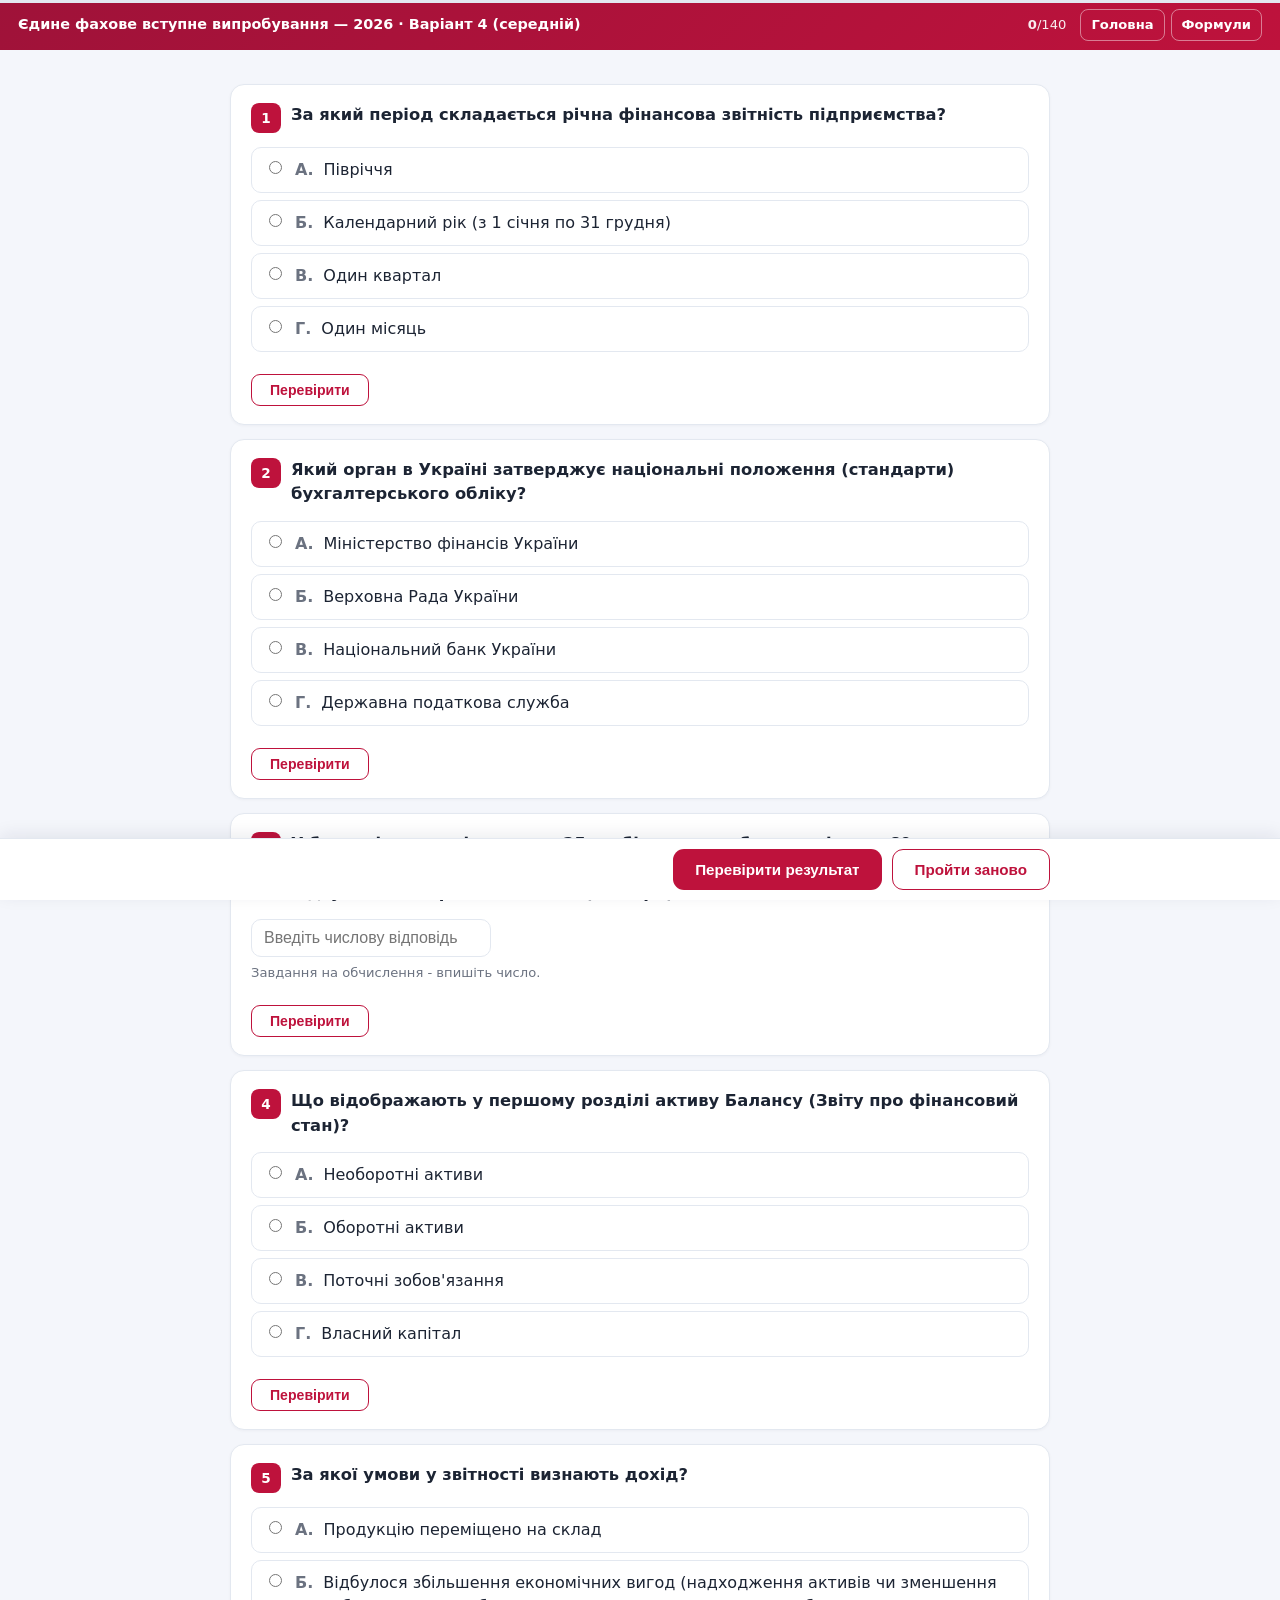
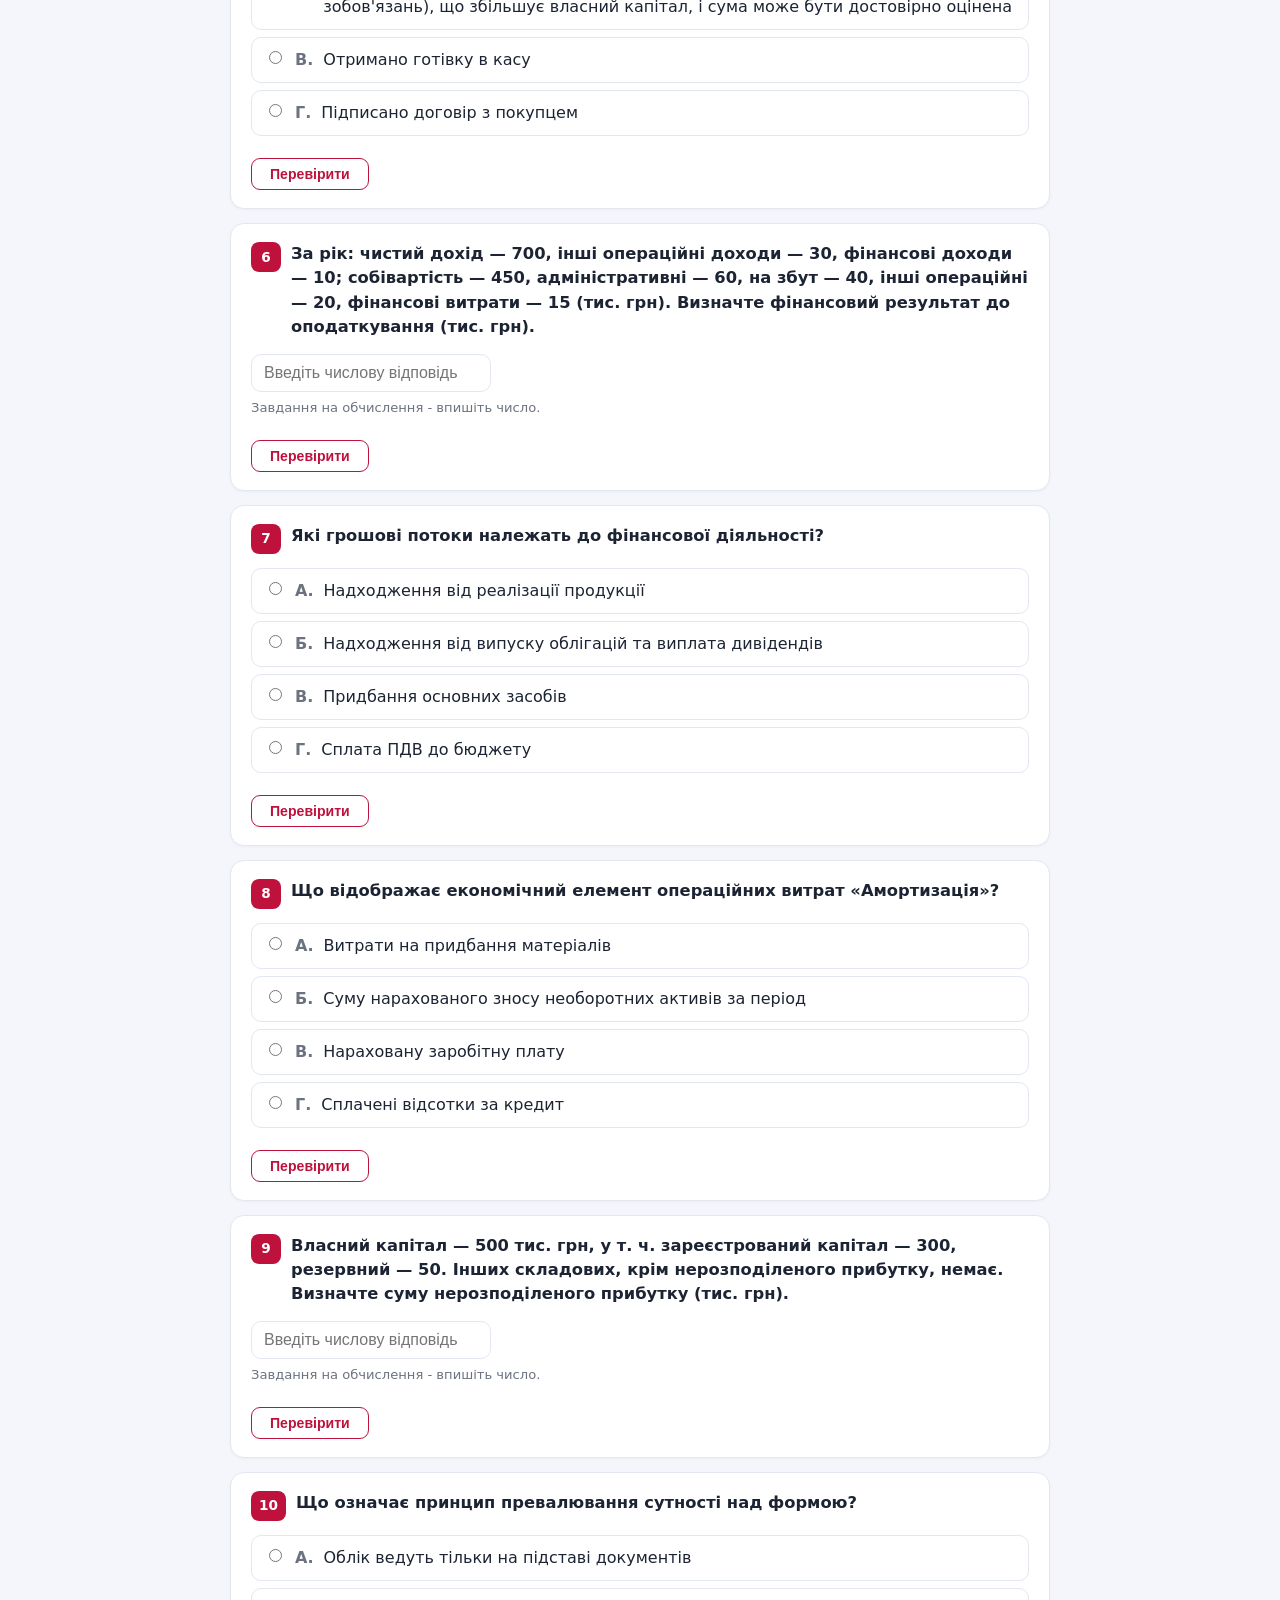
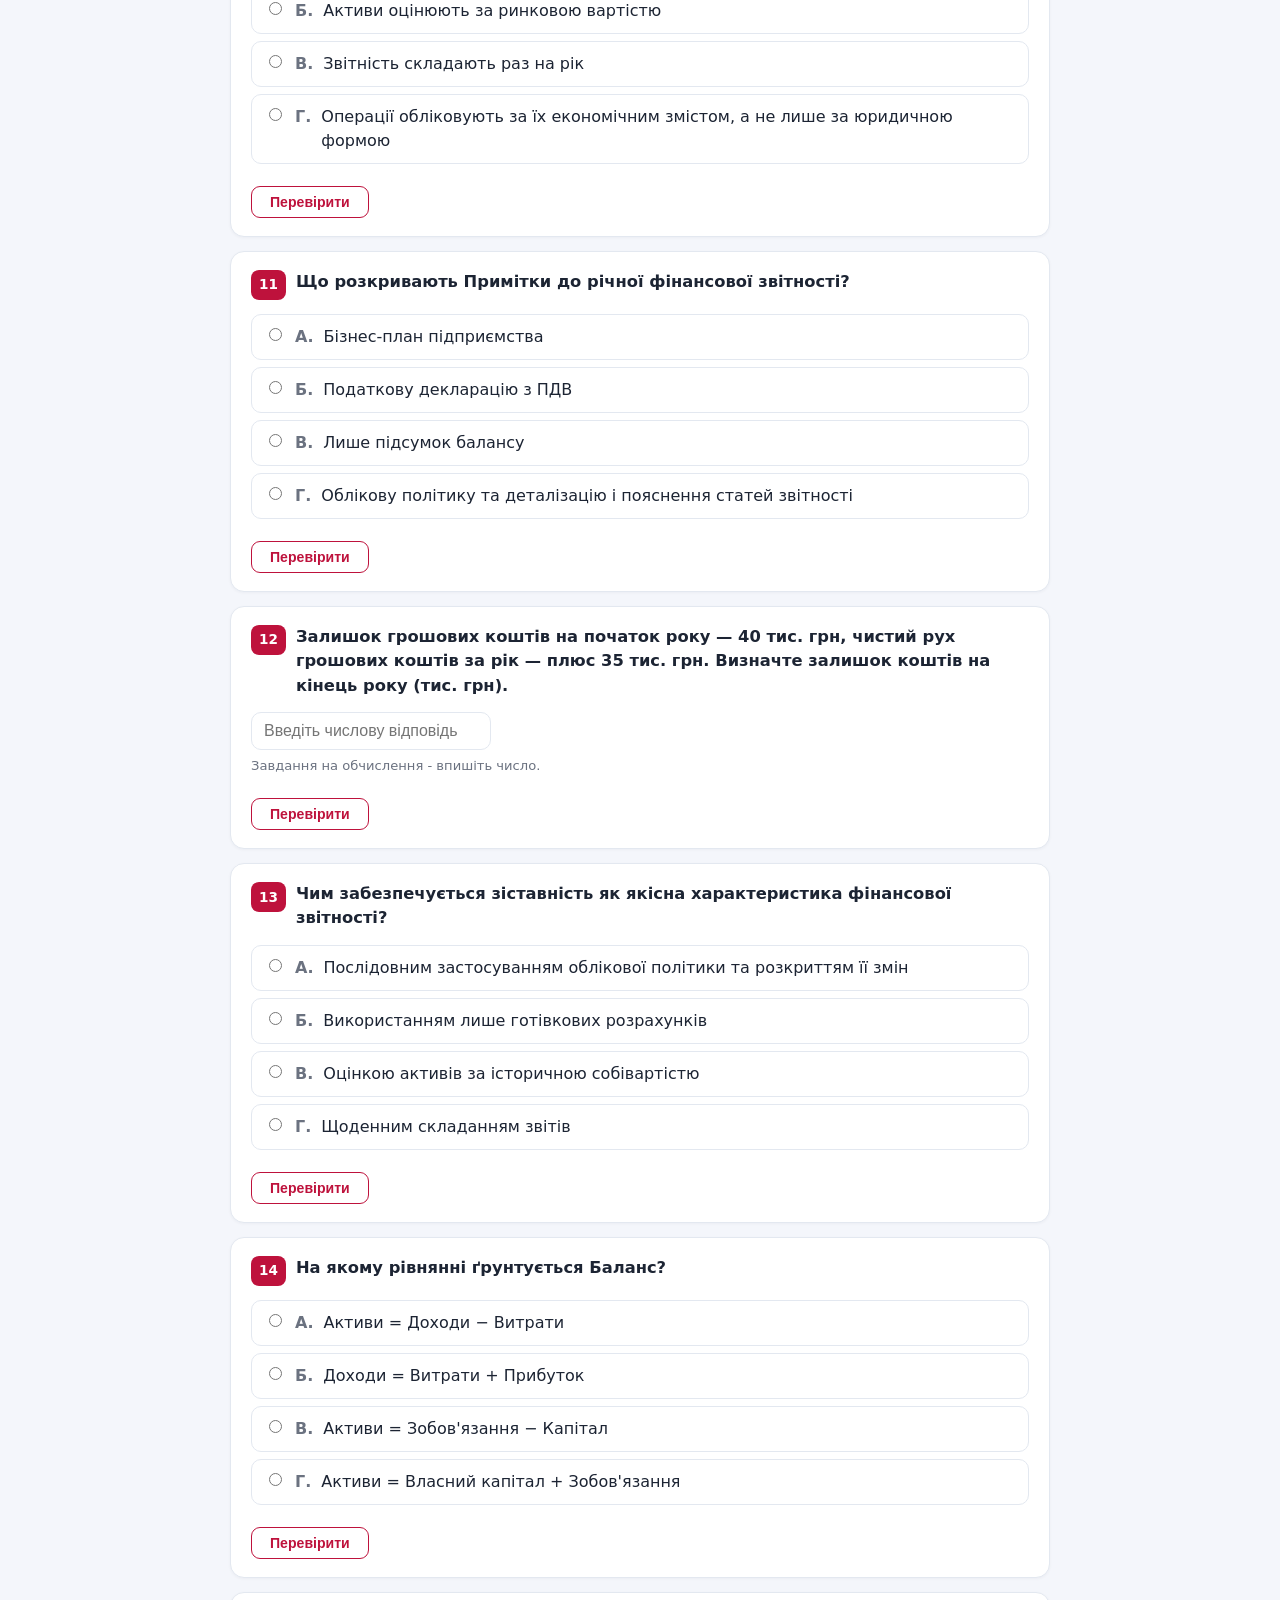
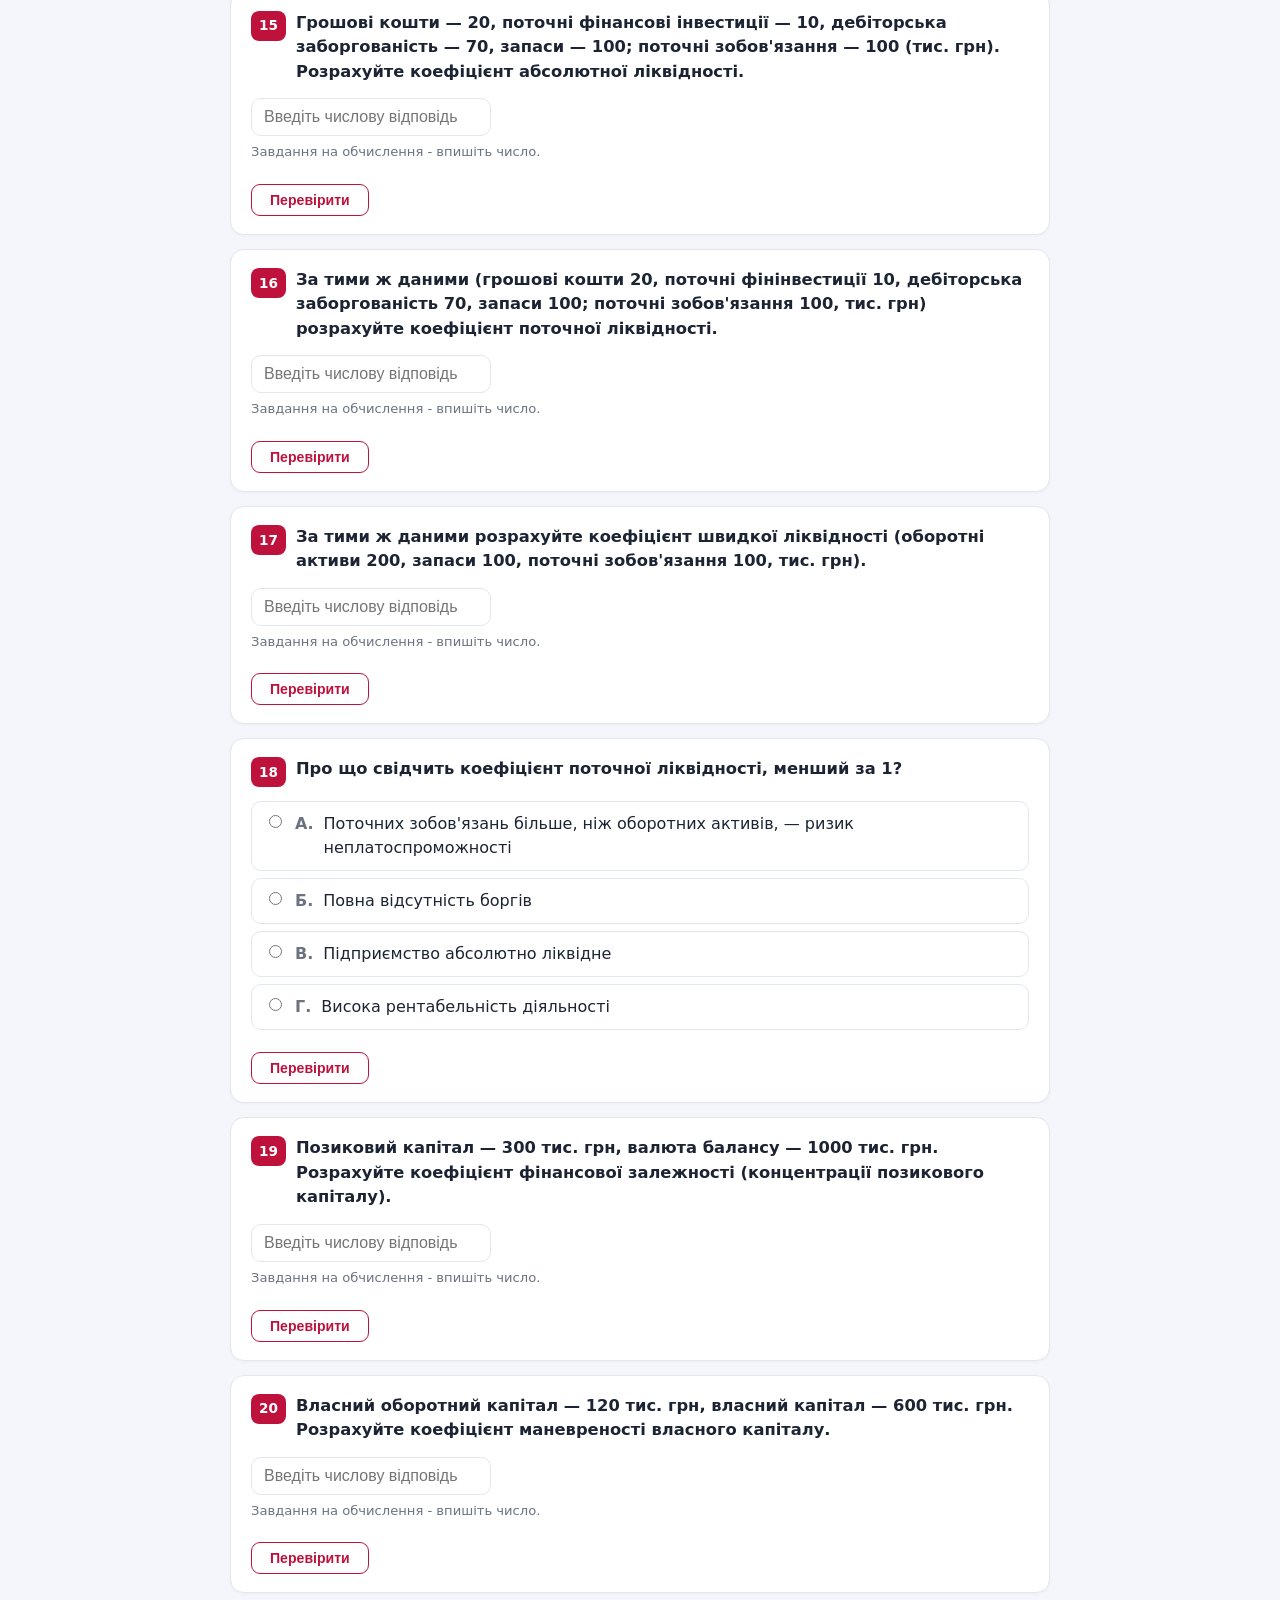
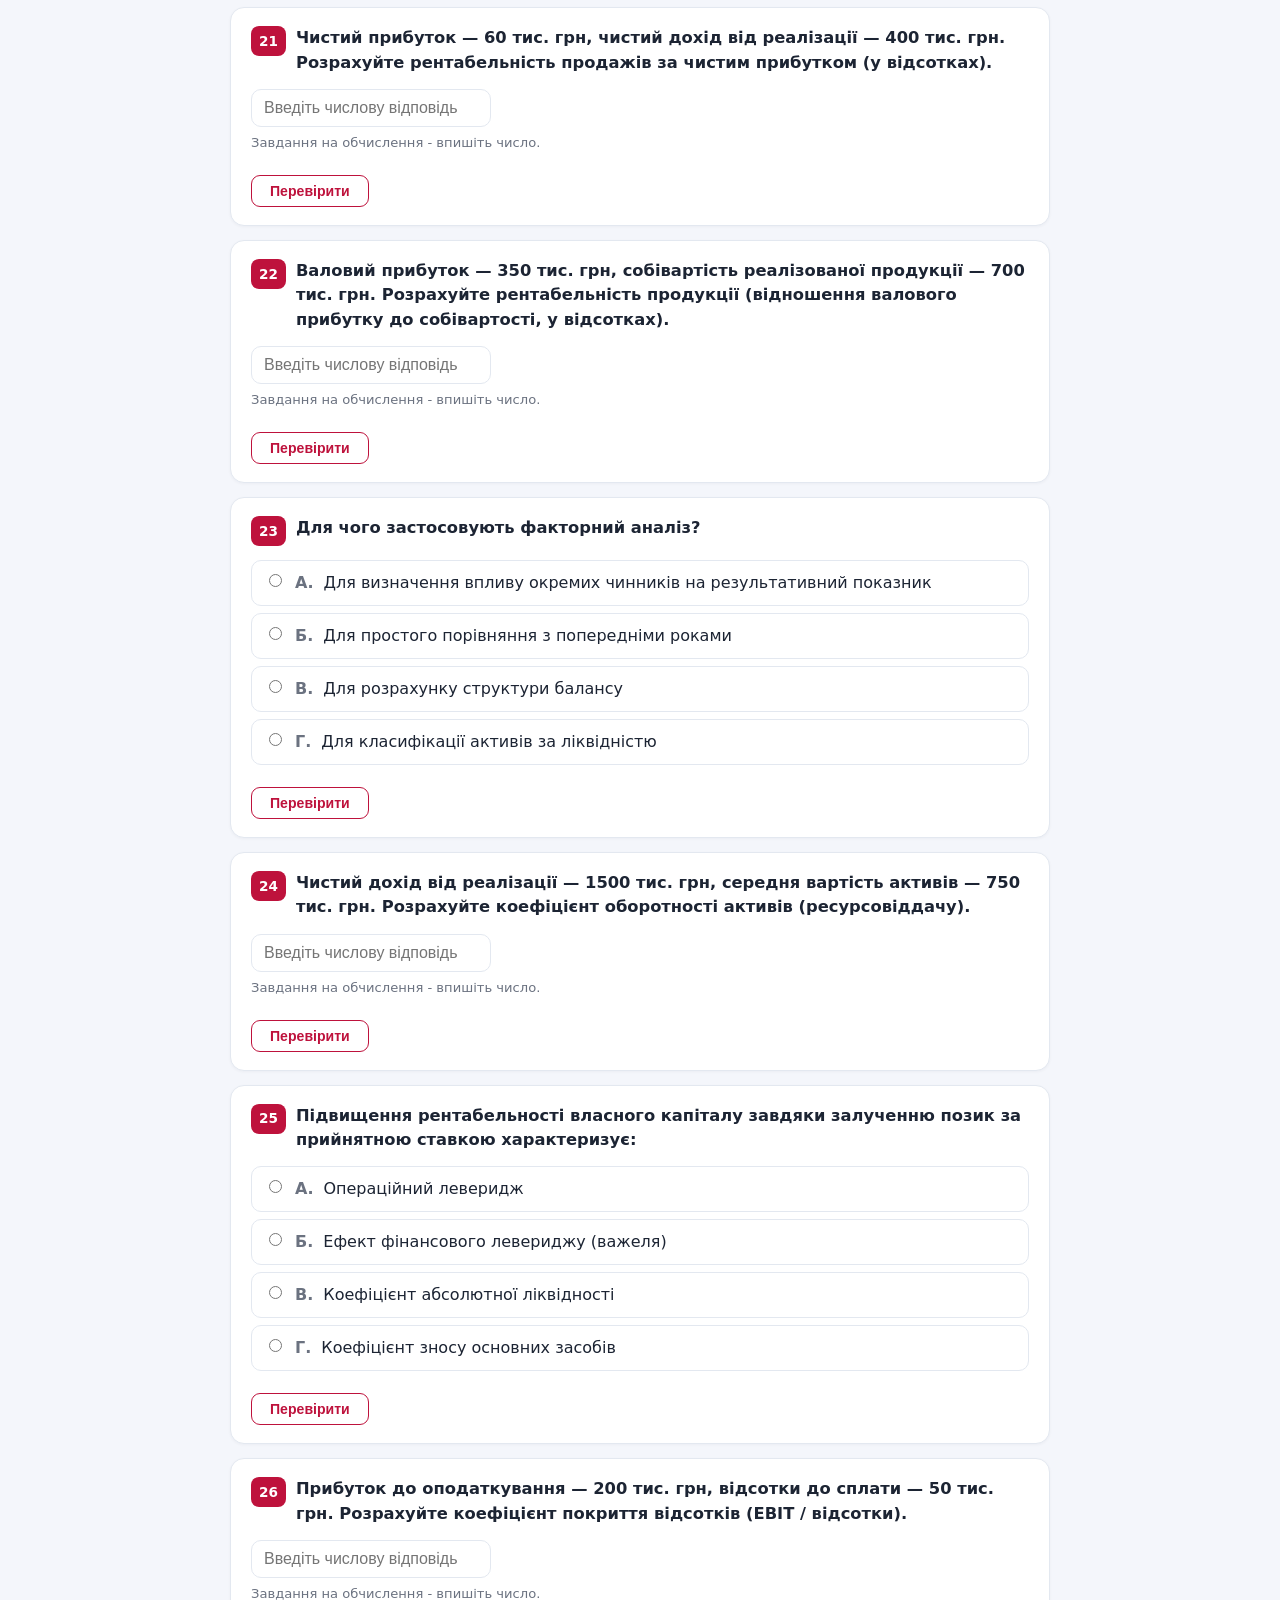
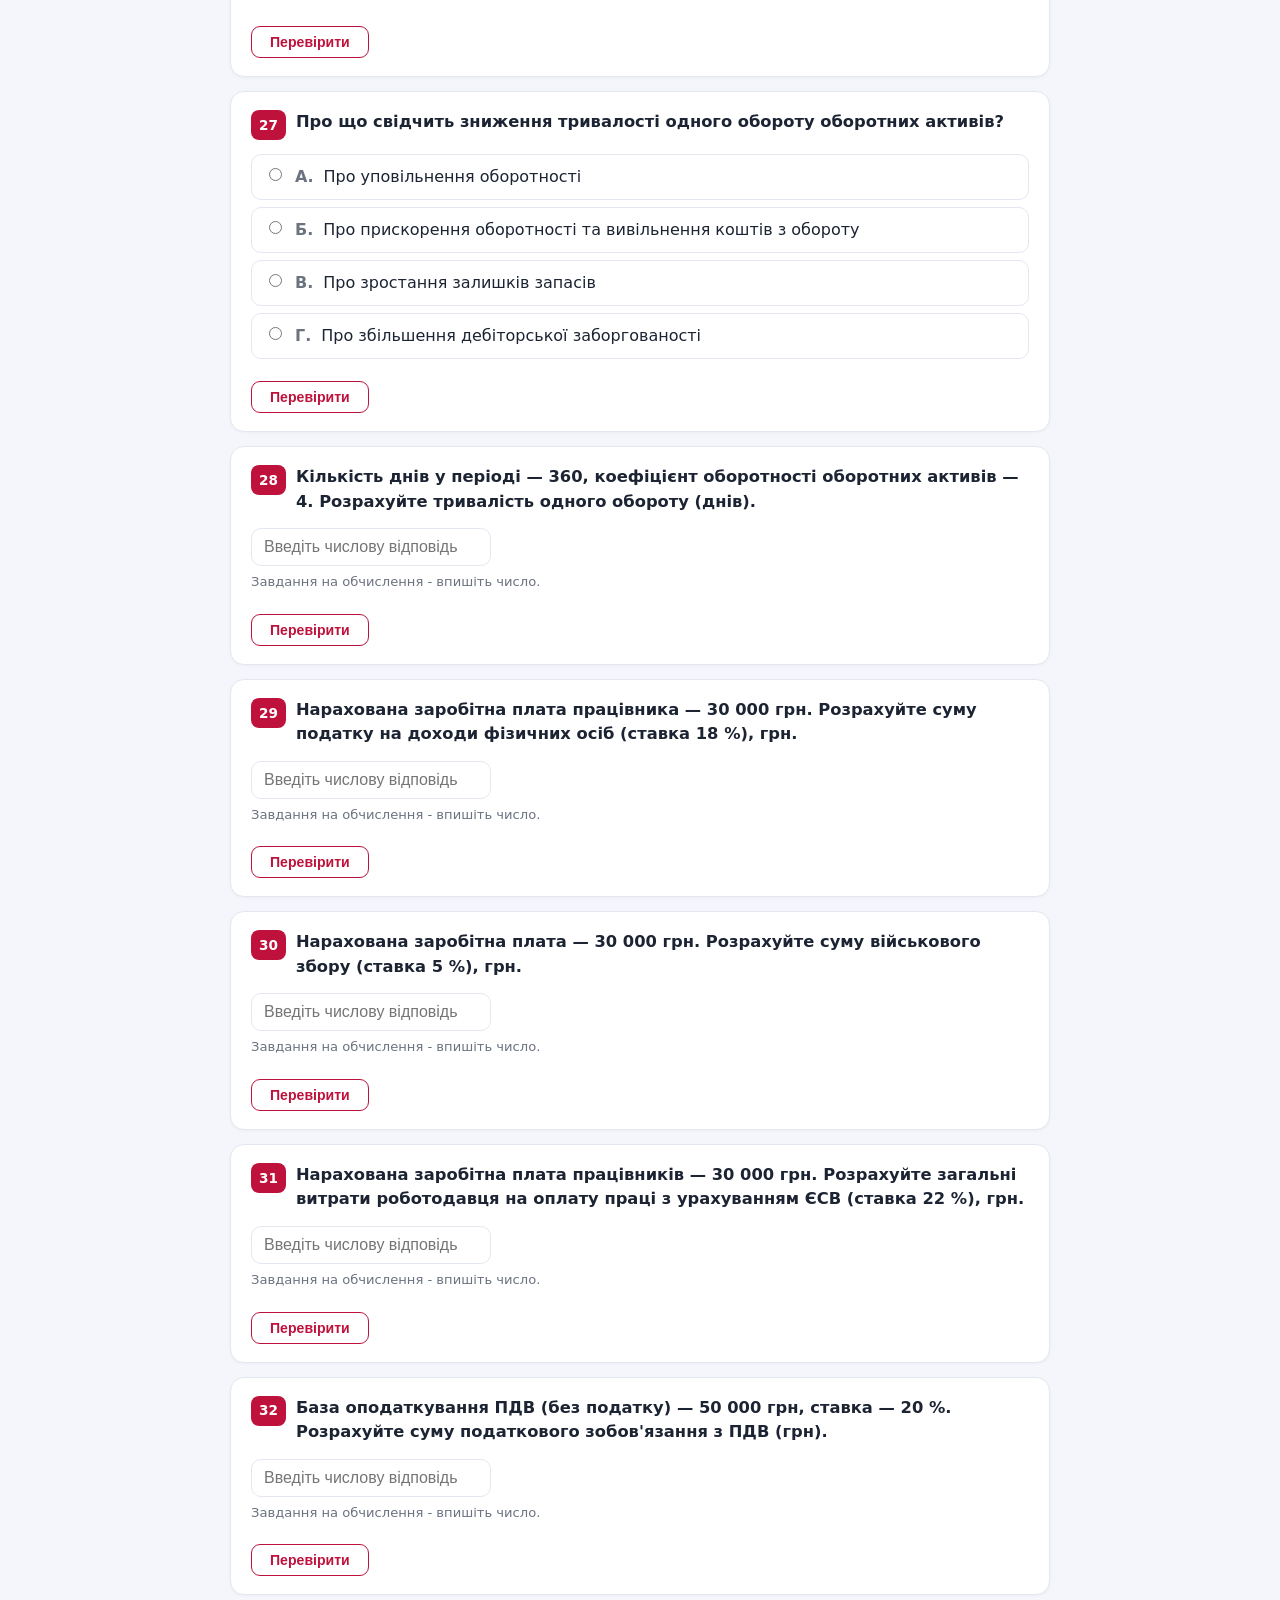
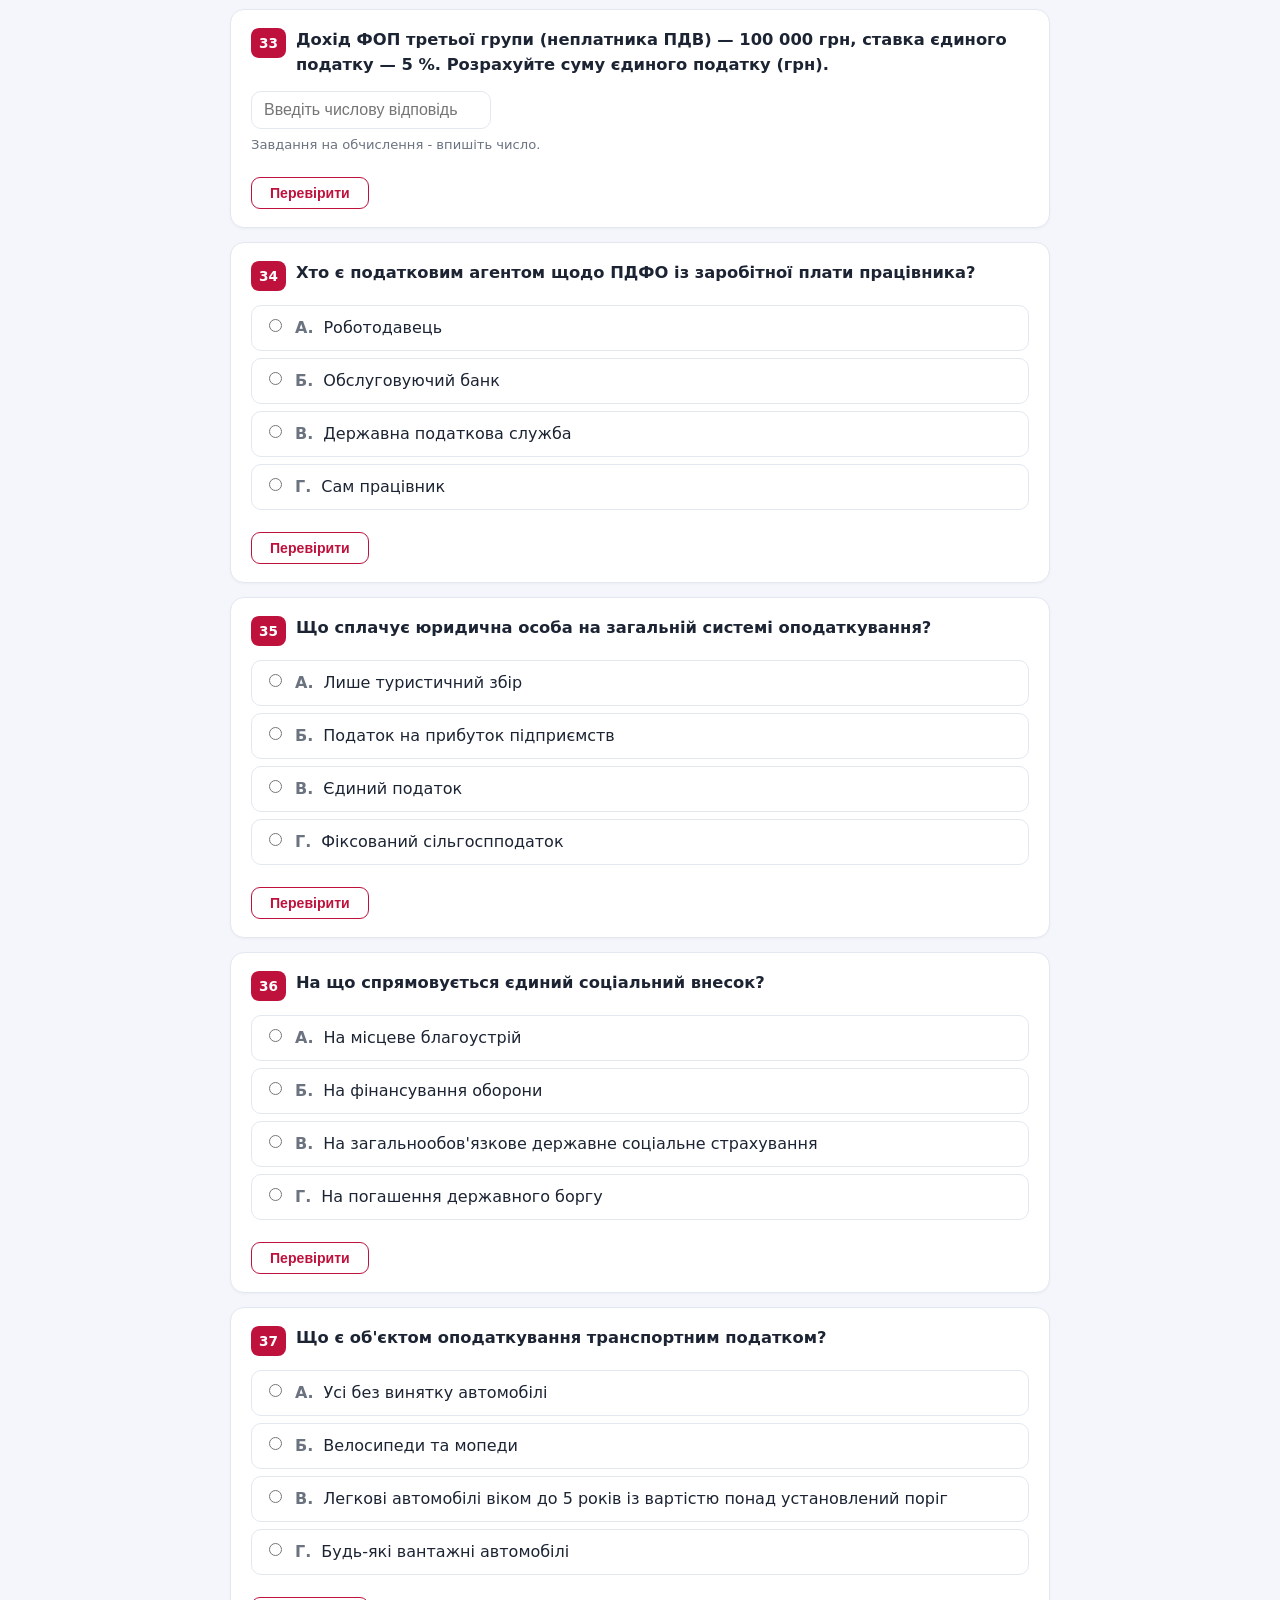
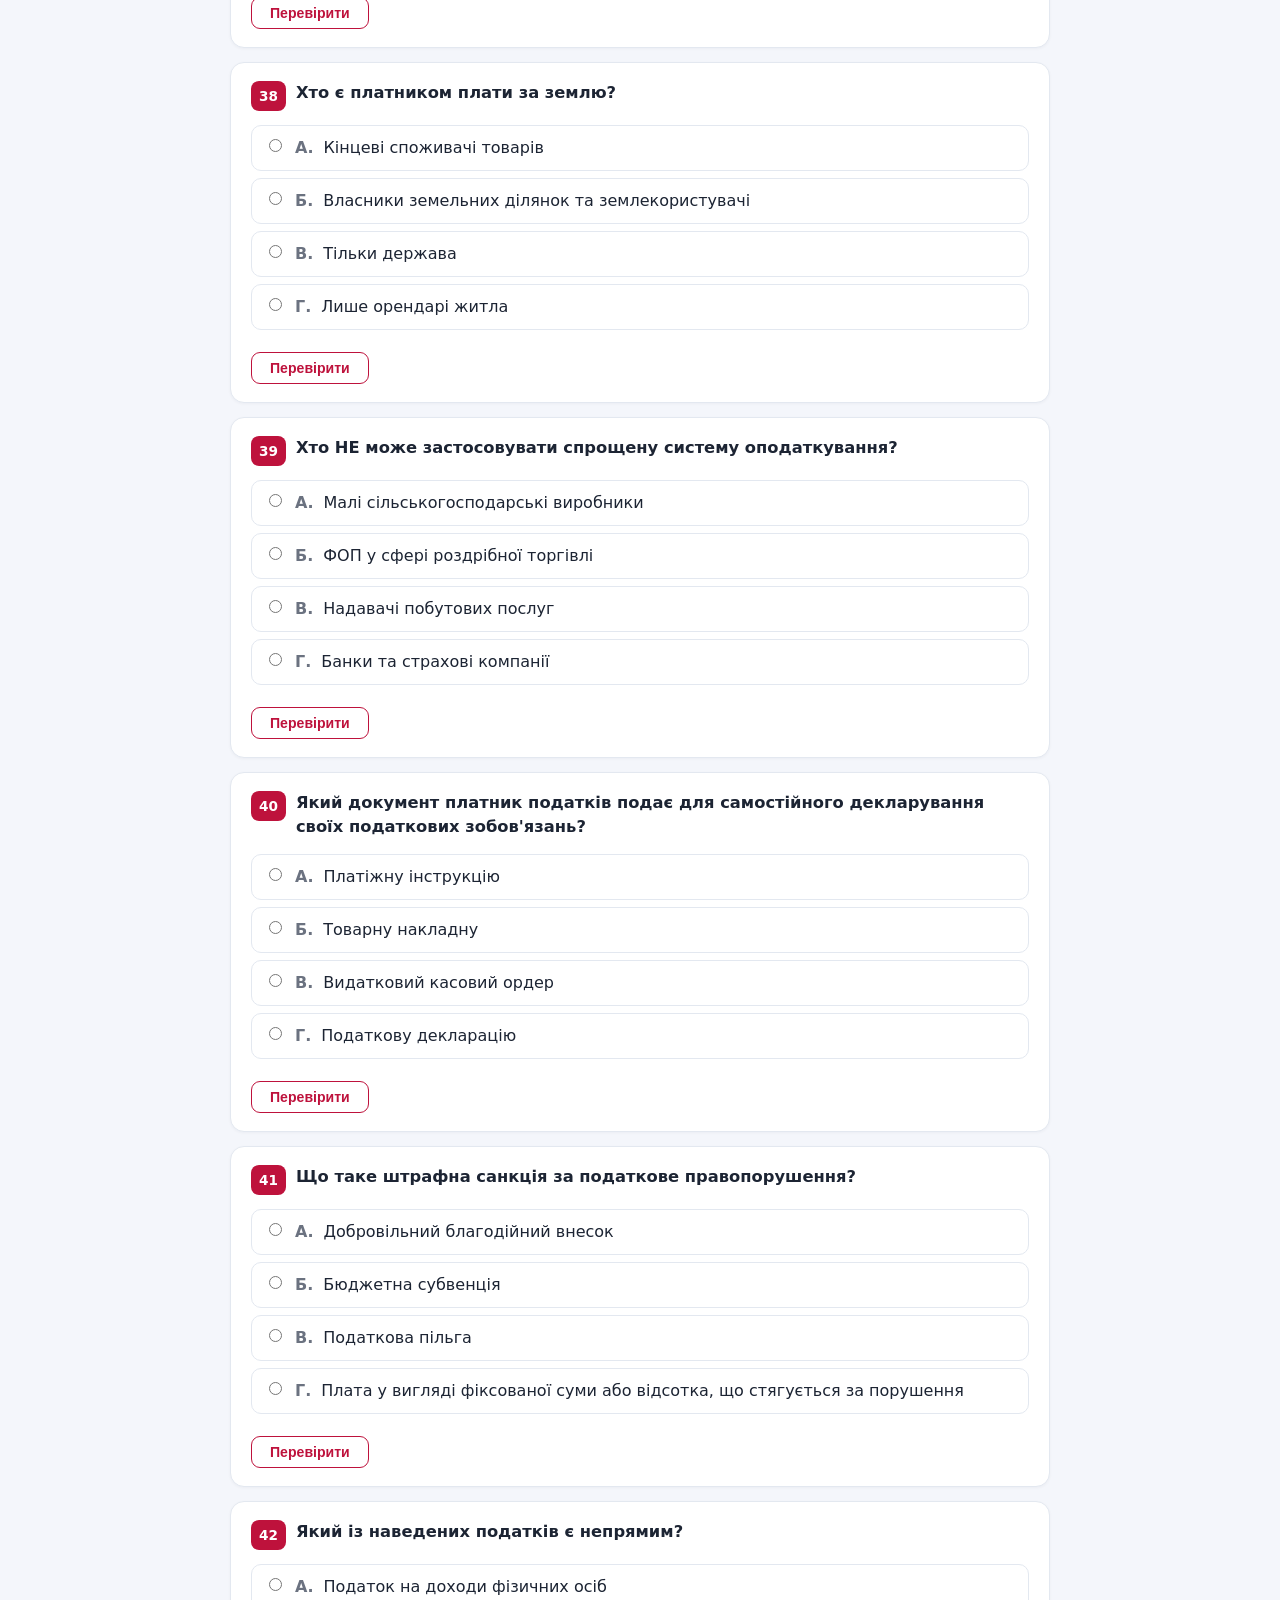
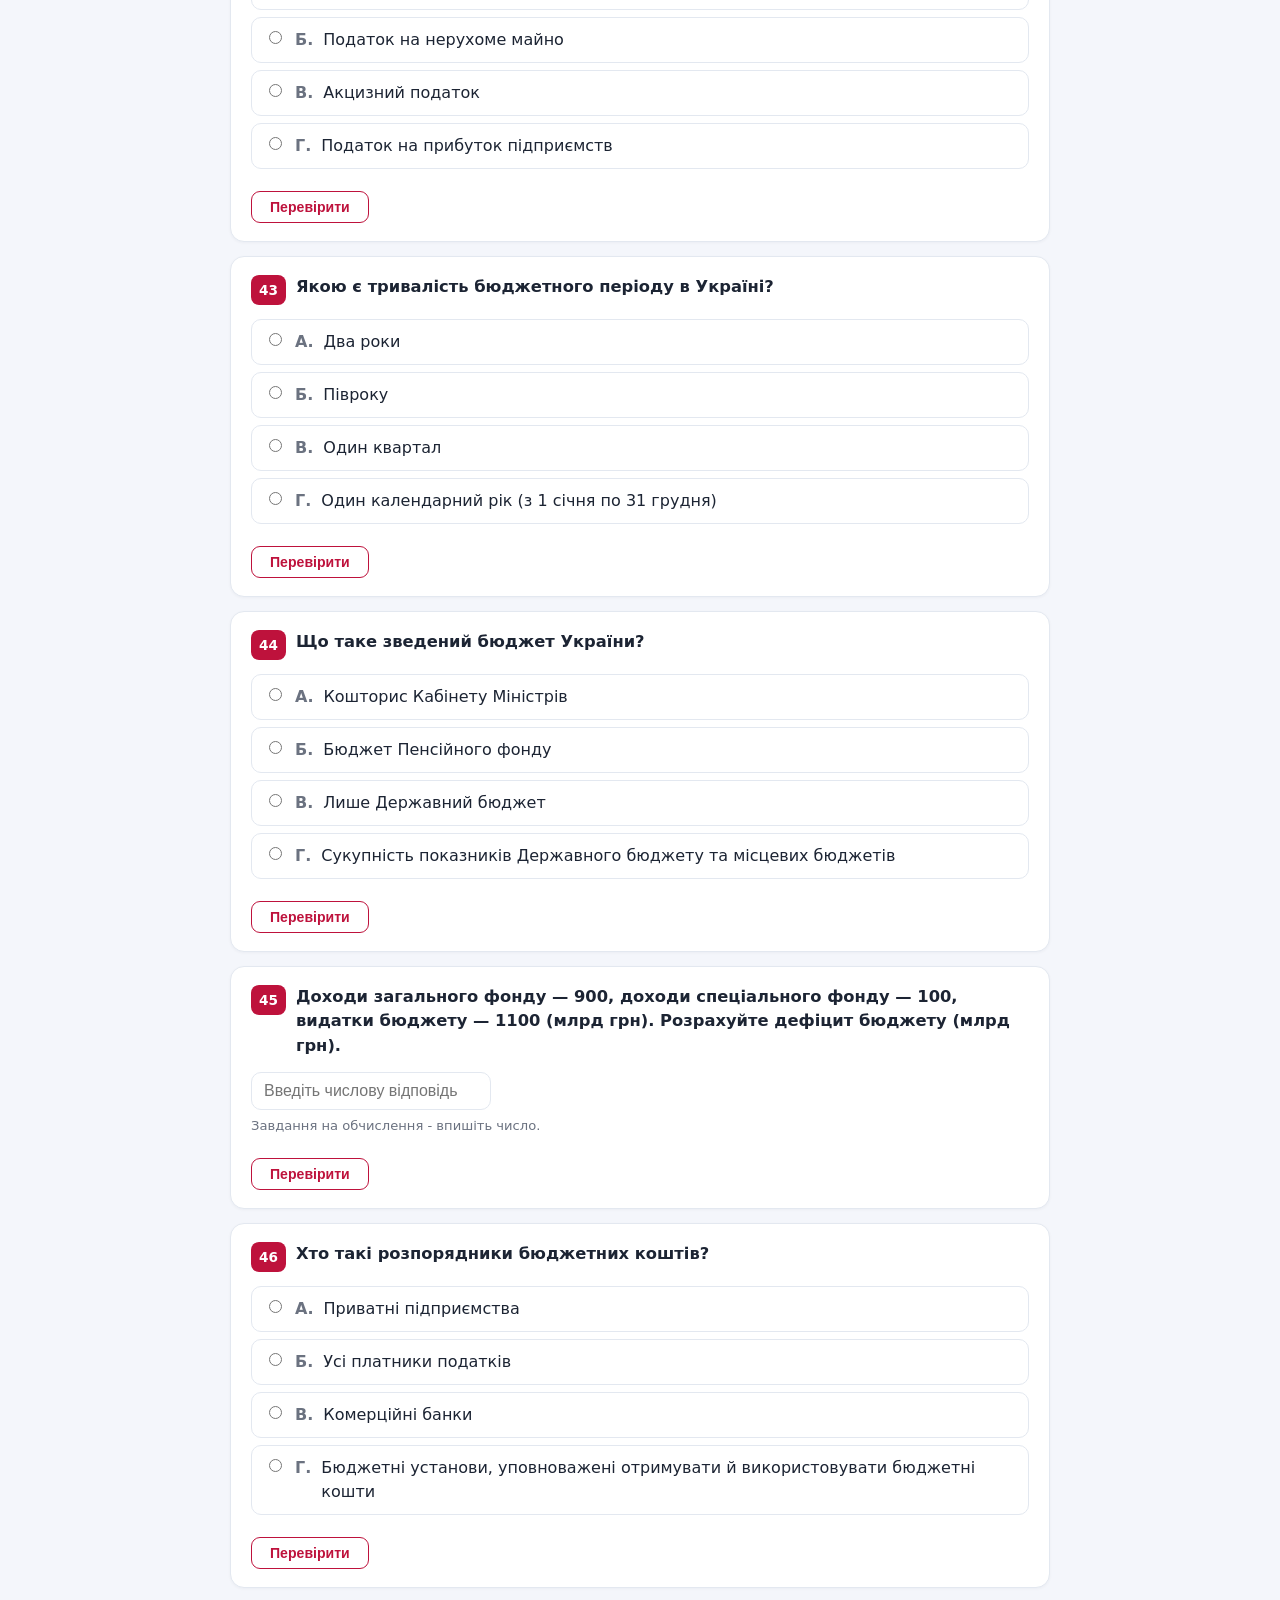
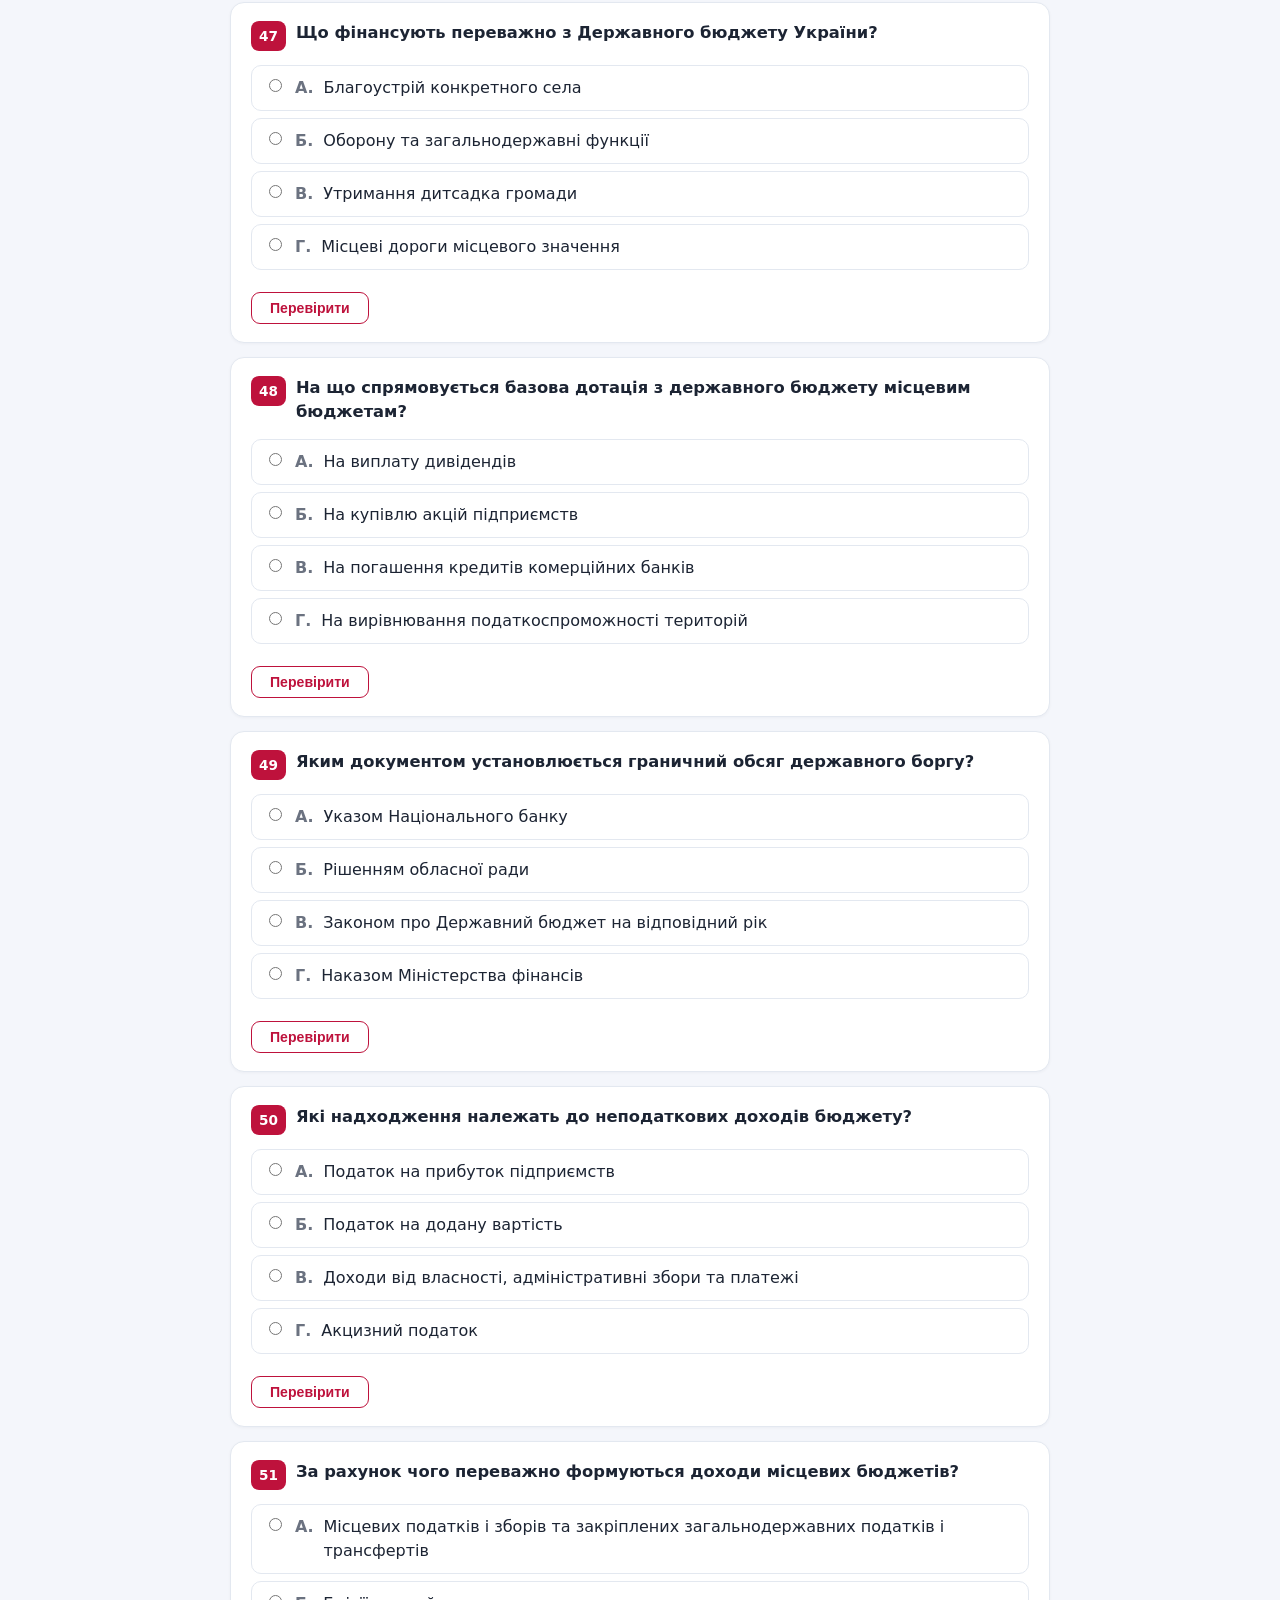
<file: docs/variant-4.html>
<!DOCTYPE html>
<html lang="uk">
<head>
<meta charset="UTF-8">
<meta name="viewport" content="width=device-width, initial-scale=1.0">
<title>ЄФВВ-2026 — Облік та фінанси (варіант 4, середній)</title>
<meta name="description" content="Облік та фінанси · середній рівень · поглиблений пробний тест з розширеними поясненнями · унікальні завдання · програма (наказ МОН від 15.10.2025 № 1362)">
<meta property="og:type" content="website">
<meta property="og:locale" content="uk_UA">
<meta property="og:title" content="ЄФВВ-2026 — Облік та фінанси (варіант 4, середній)">
<meta property="og:description" content="Облік та фінанси · середній рівень · поглиблений пробний тест з розширеними поясненнями · унікальні завдання · програма (наказ МОН від 15.10.2025 № 1362)">
<meta name="twitter:card" content="summary">
<link rel="icon" href="assets/favicon.svg">
<link rel="stylesheet" href="assets/quiz.css">
<style>:root{--brand:#be123c;--brand-d:#9f1239;--hover:#fff1f2}</style>
</head>
<body>
<div class="pline"><span class="pfill" id="pfill"></span></div>
<header class="topbar" id="topbar">
  <span class="ttl"><span class="t-full">Єдине фахове вступне випробування — 2026 · Варіант 4 (середній)</span><span class="t-short">Варіант 4 (середній)</span></span>
  <span class="pcount"><b id="answered">0</b>/<span id="total1"></span><span id="total2" hidden></span></span>
  <nav class="menu"><a href="index.html">Головна</a><a href="formulas.html">Формули</a></nav>
</header>

<div class="wrap" id="quiz"></div>

<footer>Поглиблений пробний тест за офіційною програмою ЄФВВ. Середній рівень: унікальні завдання, багато розрахунків і розширені пояснення. Для самопідготовки.<div class="disclaimer">Неофіційний ресурс для самопідготовки. Не пов’язаний з МОН України чи УЦОЯО. Завдання авторські й не є офіційними завданнями ЄФВВ.</div></footer>

<div class="abar" id="abar">
  <div class="abar-inner">
    <div class="result" id="result">
      <span class="score" id="scoreLine"></span>
      <span class="pct" id="pctLine"></span>
      <span class="grade" id="gradeBadge"></span>
    </div>
    <div class="abar-btns">
      <button class="btn primary" id="check"><span class="t-full">Перевірити результат</span><span class="t-short">Результат</span></button>
      <button class="btn ghost" id="reset">Пройти заново</button>
    </div>
  </div>
</div>

<script>const QUESTIONS = [{"q": "За який період складається річна фінансова звітність підприємства?", "options": ["Півріччя", "Календарний рік (з 1 січня по 31 грудня)", "Один квартал", "Один місяць"], "correct": [1], "answer": null, "type": "mc", "explain": "Річну фінансову звітність складають за календарний рік. Проміжна звітність (квартальна, місячна) складається наростаючим підсумком з початку року.", "n": 1}, {"q": "Який орган в Україні затверджує національні положення (стандарти) бухгалтерського обліку?", "options": ["Міністерство фінансів України", "Верховна Рада України", "Національний банк України", "Державна податкова служба"], "correct": [0], "answer": null, "type": "mc", "explain": "НП(С)БО затверджує Міністерство фінансів України. Це підзаконні акти, що деталізують норми Закону «Про бухгалтерський облік та фінансову звітність в Україні».", "n": 2}, {"q": "У балансі: грошові кошти — 25, дебіторська заборгованість — 60, запаси — 80, основні засоби — 200, нематеріальні активи — 35 (тис. грн). Визначте підсумок необоротних активів (тис. грн).", "options": [], "correct": [], "answer": "235", "type": "num", "explain": "Необоротні активи = основні засоби + нематеріальні активи = 200 + 35 = 235 тис. грн. Грошові кошти, дебіторська заборгованість і запаси — це оборотні активи.", "n": 3}, {"q": "Що відображають у першому розділі активу Балансу (Звіту про фінансовий стан)?", "options": ["Необоротні активи", "Оборотні активи", "Поточні зобов'язання", "Власний капітал"], "correct": [0], "answer": null, "type": "mc", "explain": "Актив балансу починається з розділу «Необоротні активи» (нематеріальні активи, основні засоби, довгострокові інвестиції). Далі йде розділ «Оборотні активи».", "n": 4}, {"q": "За якої умови у звітності визнають дохід?", "options": ["Продукцію переміщено на склад", "Відбулося збільшення економічних вигод (надходження активів чи зменшення зобов'язань), що збільшує власний капітал, і сума може бути достовірно оцінена", "Отримано готівку в касу", "Підписано договір з покупцем"], "correct": [1], "answer": null, "type": "mc", "explain": "Дохід визнають, коли зростають економічні вигоди (надходять активи або зменшуються зобов'язання), що збільшує власний капітал, за умови достовірної оцінки. Сам договір чи переміщення продукції доходу не створюють.", "n": 5}, {"q": "За рік: чистий дохід — 700, інші операційні доходи — 30, фінансові доходи — 10; собівартість — 450, адміністративні — 60, на збут — 40, інші операційні — 20, фінансові витрати — 15 (тис. грн). Визначте фінансовий результат до оподаткування (тис. грн).", "options": [], "correct": [], "answer": "155", "type": "num", "explain": "Валовий прибуток = 700 − 450 = 250. Операційний = 250 + 30 − 60 − 40 − 20 = 160. До оподаткування = 160 + 10 (фінансові доходи) − 15 (фінансові витрати) = 155 тис. грн.", "n": 6}, {"q": "Які грошові потоки належать до фінансової діяльності?", "options": ["Надходження від реалізації продукції", "Надходження від випуску облігацій та виплата дивідендів", "Придбання основних засобів", "Сплата ПДВ до бюджету"], "correct": [1], "answer": null, "type": "mc", "explain": "Фінансова діяльність змінює розмір і склад власного капіталу та позик: емісія акцій/облігацій, отримання й погашення кредитів, виплата дивідендів. Реалізація — операційна, придбання ОЗ — інвестиційна.", "n": 7}, {"q": "Що відображає економічний елемент операційних витрат «Амортизація»?", "options": ["Витрати на придбання матеріалів", "Суму нарахованого зносу необоротних активів за період", "Нараховану заробітну плату", "Сплачені відсотки за кредит"], "correct": [1], "answer": null, "type": "mc", "explain": "Елемент «амортизація» — це сума амортизаційних відрахувань за основними засобами та нематеріальними активами. Матеріали, оплата праці та відсотки належать до інших елементів/витрат.", "n": 8}, {"q": "Власний капітал — 500 тис. грн, у т. ч. зареєстрований капітал — 300, резервний — 50. Інших складових, крім нерозподіленого прибутку, немає. Визначте суму нерозподіленого прибутку (тис. грн).", "options": [], "correct": [], "answer": "150", "type": "num", "explain": "Власний капітал = зареєстрований + резервний + нерозподілений прибуток. 500 = 300 + 50 + Х, звідси Х = 150 тис. грн.", "n": 9}, {"q": "Що означає принцип превалювання сутності над формою?", "options": ["Облік ведуть тільки на підставі документів", "Активи оцінюють за ринковою вартістю", "Звітність складають раз на рік", "Операції обліковують за їх економічним змістом, а не лише за юридичною формою"], "correct": [3], "answer": null, "type": "mc", "explain": "Принцип превалювання сутності над формою вимагає відображати операції відповідно до їх економічної суті. Наприклад, об'єкт фінансового лізингу обліковують як власний актив орендаря, попри юридичне право власності орендодавця.", "n": 10}, {"q": "Що розкривають Примітки до річної фінансової звітності?", "options": ["Бізнес-план підприємства", "Податкову декларацію з ПДВ", "Лише підсумок балансу", "Облікову політику та деталізацію і пояснення статей звітності"], "correct": [3], "answer": null, "type": "mc", "explain": "Примітки розкривають обрану облікову політику, деталізують та пояснюють статті основних форм. Вони є обов'язковою складовою повного комплекту фінансової звітності.", "n": 11}, {"q": "Залишок грошових коштів на початок року — 40 тис. грн, чистий рух грошових коштів за рік — плюс 35 тис. грн. Визначте залишок коштів на кінець року (тис. грн).", "options": [], "correct": [], "answer": "75", "type": "num", "explain": "Залишок на кінець = залишок на початок + чистий рух коштів = 40 + 35 = 75 тис. грн. Звіт про рух грошових коштів узгоджує ці залишки з даними балансу.", "n": 12}, {"q": "Чим забезпечується зіставність як якісна характеристика фінансової звітності?", "options": ["Послідовним застосуванням облікової політики та розкриттям її змін", "Використанням лише готівкових розрахунків", "Оцінкою активів за історичною собівартістю", "Щоденним складанням звітів"], "correct": [0], "answer": null, "type": "mc", "explain": "Зіставність дає змогу порівнювати показники в часі та між підприємствами. Її забезпечують послідовність методів обліку й розкриття будь-яких їх змін у примітках.", "n": 13}, {"q": "На якому рівнянні ґрунтується Баланс?", "options": ["Активи = Доходи − Витрати", "Доходи = Витрати + Прибуток", "Активи = Зобов'язання − Капітал", "Активи = Власний капітал + Зобов'язання"], "correct": [3], "answer": null, "type": "mc", "explain": "Фундаментальне балансове рівняння: Активи = Власний капітал + Зобов'язання. Воно відображає, що все майно підприємства має джерела фінансування — власні або залучені.", "n": 14}, {"q": "Грошові кошти — 20, поточні фінансові інвестиції — 10, дебіторська заборгованість — 70, запаси — 100; поточні зобов'язання — 100 (тис. грн). Розрахуйте коефіцієнт абсолютної ліквідності.", "options": [], "correct": [], "answer": "0.3", "type": "num", "explain": "Коефіцієнт абсолютної ліквідності = (грошові кошти + поточні фінансові інвестиції) / поточні зобов'язання = (20 + 10) / 100 = 0,3. Орієнтовний норматив — 0,2–0,35.", "n": 15}, {"q": "За тими ж даними (грошові кошти 20, поточні фінінвестиції 10, дебіторська заборгованість 70, запаси 100; поточні зобов'язання 100, тис. грн) розрахуйте коефіцієнт поточної ліквідності.", "options": [], "correct": [], "answer": "2", "type": "num", "explain": "Оборотні активи = 20 + 10 + 70 + 100 = 200 тис. грн. Коефіцієнт поточної ліквідності = 200 / 100 = 2 — у межах прийнятного діапазону.", "n": 16}, {"q": "За тими ж даними розрахуйте коефіцієнт швидкої ліквідності (оборотні активи 200, запаси 100, поточні зобов'язання 100, тис. грн).", "options": [], "correct": [], "answer": "1", "type": "num", "explain": "Коефіцієнт швидкої ліквідності = (оборотні активи − запаси) / поточні зобов'язання = (200 − 100) / 100 = 1. Норматив — 0,7–1,0.", "n": 17}, {"q": "Про що свідчить коефіцієнт поточної ліквідності, менший за 1?", "options": ["Поточних зобов'язань більше, ніж оборотних активів, — ризик неплатоспроможності", "Повна відсутність боргів", "Підприємство абсолютно ліквідне", "Висока рентабельність діяльності"], "correct": [0], "answer": null, "type": "mc", "explain": "Значення коефіцієнта поточної ліквідності менше 1 означає, що оборотних активів недостатньо для покриття поточних зобов'язань. Це ознака потенційної неплатоспроможності.", "n": 18}, {"q": "Позиковий капітал — 300 тис. грн, валюта балансу — 1000 тис. грн. Розрахуйте коефіцієнт фінансової залежності (концентрації позикового капіталу).", "options": [], "correct": [], "answer": "0.3", "type": "num", "explain": "Коефіцієнт фінансової залежності = позиковий капітал / валюта балансу = 300 / 1000 = 0,3. Разом із коефіцієнтом автономії (0,7) у сумі дає 1.", "n": 19}, {"q": "Власний оборотний капітал — 120 тис. грн, власний капітал — 600 тис. грн. Розрахуйте коефіцієнт маневреності власного капіталу.", "options": [], "correct": [], "answer": "0.2", "type": "num", "explain": "Коефіцієнт маневреності = власний оборотний капітал / власний капітал = 120 / 600 = 0,2. Він показує, яка частка власного капіталу перебуває в мобільній (оборотній) формі.", "n": 20}, {"q": "Чистий прибуток — 60 тис. грн, чистий дохід від реалізації — 400 тис. грн. Розрахуйте рентабельність продажів за чистим прибутком (у відсотках).", "options": [], "correct": [], "answer": "15", "type": "num", "explain": "Рентабельність продажів = чистий прибуток / чистий дохід × 100 = 60 / 400 × 100 = 15 %. Показує, скільки чистого прибутку припадає на гривню виручки.", "n": 21}, {"q": "Валовий прибуток — 350 тис. грн, собівартість реалізованої продукції — 700 тис. грн. Розрахуйте рентабельність продукції (відношення валового прибутку до собівартості, у відсотках).", "options": [], "correct": [], "answer": "50", "type": "num", "explain": "Рентабельність продукції = валовий прибуток / собівартість × 100 = 350 / 700 × 100 = 50 %. Характеризує окупність витрат на виробництво.", "n": 22}, {"q": "Для чого застосовують факторний аналіз?", "options": ["Для визначення впливу окремих чинників на результативний показник", "Для простого порівняння з попередніми роками", "Для розрахунку структури балансу", "Для класифікації активів за ліквідністю"], "correct": [0], "answer": null, "type": "mc", "explain": "Факторний аналіз кількісно оцінює вплив окремих факторів (наприклад, ціни та обсягу) на зміну результативного показника — виручки, прибутку, рентабельності.", "n": 23}, {"q": "Чистий дохід від реалізації — 1500 тис. грн, середня вартість активів — 750 тис. грн. Розрахуйте коефіцієнт оборотності активів (ресурсовіддачу).", "options": [], "correct": [], "answer": "2", "type": "num", "explain": "Оборотність активів = чистий дохід / середня вартість активів = 1500 / 750 = 2 оберти. Показує, скільки виручки припадає на гривню активів.", "n": 24}, {"q": "Підвищення рентабельності власного капіталу завдяки залученню позик за прийнятною ставкою характеризує:", "options": ["Операційний леверидж", "Ефект фінансового левериджу (важеля)", "Коефіцієнт абсолютної ліквідності", "Коефіцієнт зносу основних засобів"], "correct": [1], "answer": null, "type": "mc", "explain": "Ефект фінансового левериджу — це приріст рентабельності власного капіталу за рахунок використання позик, ставка за якими нижча, ніж рентабельність активів. Водночас зростає фінансовий ризик.", "n": 25}, {"q": "Прибуток до оподаткування — 200 тис. грн, відсотки до сплати — 50 тис. грн. Розрахуйте коефіцієнт покриття відсотків (EBIT / відсотки).", "options": [], "correct": [], "answer": "5", "type": "num", "explain": "EBIT = прибуток до оподаткування + відсотки = 200 + 50 = 250. Коефіцієнт покриття = 250 / 50 = 5 — прибуток у 5 разів перекриває відсоткові платежі.", "n": 26}, {"q": "Про що свідчить зниження тривалості одного обороту оборотних активів?", "options": ["Про уповільнення оборотності", "Про прискорення оборотності та вивільнення коштів з обороту", "Про зростання залишків запасів", "Про збільшення дебіторської заборгованості"], "correct": [1], "answer": null, "type": "mc", "explain": "Менша тривалість одного обороту означає, що активи швидше проходять цикл «гроші — товар — гроші», вивільняючи кошти. Це ознака зростання ділової активності.", "n": 27}, {"q": "Кількість днів у періоді — 360, коефіцієнт оборотності оборотних активів — 4. Розрахуйте тривалість одного обороту (днів).", "options": [], "correct": [], "answer": "90", "type": "num", "explain": "Тривалість обороту = кількість днів у періоді / коефіцієнт оборотності = 360 / 4 = 90 днів.", "n": 28}, {"q": "Нарахована заробітна плата працівника — 30 000 грн. Розрахуйте суму податку на доходи фізичних осіб (ставка 18 %), грн.", "options": [], "correct": [], "answer": "5400", "type": "num", "explain": "ПДФО = база оподаткування × 18 % = 30 000 × 0,18 = 5400 грн. Податок утримує роботодавець як податковий агент.", "n": 29}, {"q": "Нарахована заробітна плата — 30 000 грн. Розрахуйте суму військового збору (ставка 5 %), грн.", "options": [], "correct": [], "answer": "1500", "type": "num", "explain": "Військовий збір = 30 000 × 5 % = 1500 грн. Ставку підвищено до 5 % з грудня 2024 року; збір утримують одночасно з ПДФО.", "n": 30}, {"q": "Нарахована заробітна плата працівників — 30 000 грн. Розрахуйте загальні витрати роботодавця на оплату праці з урахуванням ЄСВ (ставка 22 %), грн.", "options": [], "correct": [], "answer": "36600", "type": "num", "explain": "Витрати роботодавця = нарахована зарплата + ЄСВ = 30 000 + 30 000 × 22 % = 30 000 + 6600 = 36 600 грн. ЄСВ нараховується понад зарплату.", "n": 31}, {"q": "База оподаткування ПДВ (без податку) — 50 000 грн, ставка — 20 %. Розрахуйте суму податкового зобов'язання з ПДВ (грн).", "options": [], "correct": [], "answer": "10000", "type": "num", "explain": "Якщо база наведена без податку, то ПДВ = база × 20 % = 50 000 × 0,2 = 10 000 грн. Загальна ціна з ПДВ становитиме 60 000 грн.", "n": 32}, {"q": "Дохід ФОП третьої групи (неплатника ПДВ) — 100 000 грн, ставка єдиного податку — 5 %. Розрахуйте суму єдиного податку (грн).", "options": [], "correct": [], "answer": "5000", "type": "num", "explain": "ФОП третьої групи — неплатник ПДВ сплачує 5 % від доходу: 100 000 × 5 % = 5000 грн. Для платника ПДВ цієї групи ставка становить 3 %.", "n": 33}, {"q": "Хто є податковим агентом щодо ПДФО із заробітної плати працівника?", "options": ["Роботодавець", "Обслуговуючий банк", "Державна податкова служба", "Сам працівник"], "correct": [0], "answer": null, "type": "mc", "explain": "Податковий агент нараховує, утримує і перераховує ПДФО до бюджету — це роботодавець. Працівник є платником податку, але самостійно його не сплачує.", "n": 34}, {"q": "Що сплачує юридична особа на загальній системі оподаткування?", "options": ["Лише туристичний збір", "Податок на прибуток підприємств", "Єдиний податок", "Фіксований сільгоспподаток"], "correct": [1], "answer": null, "type": "mc", "explain": "На загальній системі юридична особа сплачує податок на прибуток (18 % від скоригованого на податкові різниці прибутку). Єдиний податок належить до спрощеної системи.", "n": 35}, {"q": "На що спрямовується єдиний соціальний внесок?", "options": ["На місцеве благоустрій", "На фінансування оборони", "На загальнообов'язкове державне соціальне страхування", "На погашення державного боргу"], "correct": [2], "answer": null, "type": "mc", "explain": "ЄСВ спрямовується на загальнообов'язкове державне соціальне страхування (пенсійне, на випадок безробіття, тимчасової непрацездатності тощо). Базова ставка — 22 %.", "n": 36}, {"q": "Що є об'єктом оподаткування транспортним податком?", "options": ["Усі без винятку автомобілі", "Велосипеди та мопеди", "Легкові автомобілі віком до 5 років із вартістю понад установлений поріг", "Будь-які вантажні автомобілі"], "correct": [2], "answer": null, "type": "mc", "explain": "Транспортний податок справляється з легкових авто, що використовувалися до 5 років і середня ринкова вартість яких перевищує поріг (375 мінімальних зарплат). Це місцевий податок (складова податку на майно).", "n": 37}, {"q": "Хто є платником плати за землю?", "options": ["Кінцеві споживачі товарів", "Власники земельних ділянок та землекористувачі", "Тільки держава", "Лише орендарі житла"], "correct": [1], "answer": null, "type": "mc", "explain": "Плату за землю (земельний податок та орендну плату за державну й комунальну землю) сплачують власники ділянок і землекористувачі. Це складова податку на майно.", "n": 38}, {"q": "Хто НЕ може застосовувати спрощену систему оподаткування?", "options": ["Малі сільськогосподарські виробники", "ФОП у сфері роздрібної торгівлі", "Надавачі побутових послуг", "Банки та страхові компанії"], "correct": [3], "answer": null, "type": "mc", "explain": "Законодавство забороняє спрощену систему окремим суб'єктам — банкам, страховикам, ломбардам, організаторам азартних ігор, виробникам підакцизних товарів (з винятками) тощо.", "n": 39}, {"q": "Який документ платник податків подає для самостійного декларування своїх податкових зобов'язань?", "options": ["Платіжну інструкцію", "Товарну накладну", "Видатковий касовий ордер", "Податкову декларацію"], "correct": [3], "answer": null, "type": "mc", "explain": "Податкова декларація — документ, у якому платник самостійно обчислює і декларує суми податкових зобов'язань за звітний період та подає контролюючому органу.", "n": 40}, {"q": "Що таке штрафна санкція за податкове правопорушення?", "options": ["Добровільний благодійний внесок", "Бюджетна субвенція", "Податкова пільга", "Плата у вигляді фіксованої суми або відсотка, що стягується за порушення"], "correct": [3], "answer": null, "type": "mc", "explain": "Штрафна санкція — це фінансове покарання у твердій сумі або у відсотках від суми порушення. Окремо за прострочення сплати нараховують пеню.", "n": 41}, {"q": "Який із наведених податків є непрямим?", "options": ["Податок на доходи фізичних осіб", "Податок на нерухоме майно", "Акцизний податок", "Податок на прибуток підприємств"], "correct": [2], "answer": null, "type": "mc", "explain": "Непрямі податки (ПДВ, акциз, мито) включаються в ціну товару й фактично сплачуються кінцевим споживачем. Податок на прибуток, ПДФО та податок на майно — прямі.", "n": 42}, {"q": "Якою є тривалість бюджетного періоду в Україні?", "options": ["Два роки", "Півроку", "Один квартал", "Один календарний рік (з 1 січня по 31 грудня)"], "correct": [3], "answer": null, "type": "mc", "explain": "Бюджетний період для всіх бюджетів становить один календарний рік. У виняткових випадках (зокрема воєнний стан) можливі відхилення, визначені Бюджетним кодексом.", "n": 43}, {"q": "Що таке зведений бюджет України?", "options": ["Кошторис Кабінету Міністрів", "Бюджет Пенсійного фонду", "Лише Державний бюджет", "Сукупність показників Державного бюджету та місцевих бюджетів"], "correct": [3], "answer": null, "type": "mc", "explain": "Зведений бюджет об'єднує показники Державного та місцевих бюджетів. Його використовують для аналізу й прогнозування, але законом він не затверджується.", "n": 44}, {"q": "Доходи загального фонду — 900, доходи спеціального фонду — 100, видатки бюджету — 1100 (млрд грн). Розрахуйте дефіцит бюджету (млрд грн).", "options": [], "correct": [], "answer": "100", "type": "num", "explain": "Загальні доходи = 900 + 100 = 1000 млрд грн. Дефіцит = видатки − доходи = 1100 − 1000 = 100 млрд грн.", "n": 45}, {"q": "Хто такі розпорядники бюджетних коштів?", "options": ["Приватні підприємства", "Усі платники податків", "Комерційні банки", "Бюджетні установи, уповноважені отримувати й використовувати бюджетні кошти"], "correct": [3], "answer": null, "type": "mc", "explain": "Розпорядники бюджетних коштів (головні та нижчого рівня) — це бюджетні установи, які в межах бюджетних призначень отримують і витрачають кошти на визначені цілі.", "n": 46}, {"q": "Що фінансують переважно з Державного бюджету України?", "options": ["Благоустрій конкретного села", "Оборону та загальнодержавні функції", "Утримання дитсадка громади", "Місцеві дороги місцевого значення"], "correct": [1], "answer": null, "type": "mc", "explain": "Із Державного бюджету фінансують загальнодержавні функції — оборону, безпеку, обслуговування державного боргу, центральні органи влади. Локальні потреби покривають місцеві бюджети.", "n": 47}, {"q": "На що спрямовується базова дотація з державного бюджету місцевим бюджетам?", "options": ["На виплату дивідендів", "На купівлю акцій підприємств", "На погашення кредитів комерційних банків", "На вирівнювання податкоспроможності територій"], "correct": [3], "answer": null, "type": "mc", "explain": "Базова дотація вирівнює податкоспроможність місцевих бюджетів (горизонтальне вирівнювання). Субвенції, на відміну від неї, мають цільове призначення.", "n": 48}, {"q": "Яким документом установлюється граничний обсяг державного боргу?", "options": ["Указом Національного банку", "Рішенням обласної ради", "Законом про Державний бюджет на відповідний рік", "Наказом Міністерства фінансів"], "correct": [2], "answer": null, "type": "mc", "explain": "Граничні обсяги державного боргу та державних гарантій щороку затверджуються законом про Державний бюджет, що обмежує борговий ризик держави.", "n": 49}, {"q": "Які надходження належать до неподаткових доходів бюджету?", "options": ["Податок на прибуток підприємств", "Податок на додану вартість", "Доходи від власності, адміністративні збори та платежі", "Акцизний податок"], "correct": [2], "answer": null, "type": "mc", "explain": "Неподаткові надходження — це доходи від власності та підприємницької діяльності (дивіденди держчастки, оренда), адміністративні збори і платежі, штрафи. Податки утворюють податкові надходження.", "n": 50}, {"q": "За рахунок чого переважно формуються доходи місцевих бюджетів?", "options": ["Місцевих податків і зборів та закріплених загальнодержавних податків і трансфертів", "Емісії грошей", "Лише митних платежів", "Виключно податку на додану вартість"], "correct": [0], "answer": null, "type": "mc", "explain": "Доходи місцевих бюджетів формуються з місцевих податків (єдиний податок, податок на майно, туристичний збір), частини ПДФО та міжбюджетних трансфертів.", "n": 51}, {"q": "До спеціального фонду надійшло: власні надходження бюджетних установ — 300, плата за проїзд платними автодорогами — 20, цільовий екологічний податок — 10 (млрд грн). Визначте обсяг спеціального фонду (млрд грн).", "options": [], "correct": [], "answer": "330", "type": "num", "explain": "Спеціальний фонд формується з цільових надходжень: 300 + 20 + 10 = 330 млрд грн. Кошти спецфонду витрачають лише за цільовим призначенням.", "n": 52}, {"q": "Який орган здійснює касове виконання Державного бюджету за доходами і видатками?", "options": ["Державна казначейська служба України", "Державна податкова служба", "Рахункова палата", "Національний банк України"], "correct": [0], "answer": null, "type": "mc", "explain": "Казначейство забезпечує касове виконання бюджету — зарахування доходів і проведення видатків через єдиний казначейський рахунок.", "n": 53}, {"q": "Який орган здійснює зовнішній державний фінансовий контроль за коштами Державного бюджету від імені Верховної Ради?", "options": ["Кабінет Міністрів України", "Національний банк", "Рахункова палата", "Казначейська служба"], "correct": [2], "answer": null, "type": "mc", "explain": "Рахункова палата проводить аудит надходжень і використання коштів Державного бюджету від імені парламенту, забезпечуючи зовнішній фінансовий контроль.", "n": 54}, {"q": "Що означає принцип цільового використання бюджетних коштів?", "options": ["Витрачання коштів лише на цілі, визначені бюджетними призначеннями", "Єдність бюджетної системи", "Публічність бюджетного процесу", "Самостійність кожного бюджету"], "correct": [0], "answer": null, "type": "mc", "explain": "Принцип цільового використання вимагає спрямовувати бюджетні кошти виключно на цілі, визначені бюджетними призначеннями. Нецільове використання є бюджетним правопорушенням.", "n": 55}, {"q": "Що є ключовим завданням податкової політики держави?", "options": ["Емісія готівкових грошей", "Збільшення кількості податків будь-якою ціною", "Забезпечення доходів бюджету при стимулюванні економіки та справедливому розподілі навантаження", "Скасування податкового контролю"], "correct": [2], "answer": null, "type": "mc", "explain": "Податкова політика має наповнювати бюджет, водночас стимулюючи економічну активність і дотримуючись принципів справедливості та рівності платників.", "n": 56}, {"q": "Залишок на початок — 50 од. по 8 грн. Придбано 150 од. по 10 грн. Реалізовано 120 од. Визначте собівартість реалізованих запасів за методом ФІФО (грн).", "options": [], "correct": [], "answer": "1100", "type": "num", "explain": "За ФІФО списують спершу ранні партії: 50 од. × 8 + 70 од. × 10 = 400 + 700 = 1100 грн. Залишок 80 од. × 10 = 800 грн.", "n": 57}, {"q": "Залишок на початок — 50 од. по 8 грн, придбано 150 од. по 10 грн (разом 200 од.). Реалізовано 120 од. Визначте собівартість реалізованих за методом середньозваженої собівартості (грн).", "options": [], "correct": [], "answer": "1140", "type": "num", "explain": "Середня собівартість = (50×8 + 150×10) / 200 = 1900 / 200 = 9,5 грн/од. Собівартість реалізованих = 120 × 9,5 = 1140 грн.", "n": 58}, {"q": "Якою кореспонденцією відображають оприбуткування товарів від постачальника на торговельному підприємстві (без ПДВ)?", "options": ["Дебет 28 «Товари» Кредит 311 «Поточні рахунки в національній валюті»", "Дебет 28 «Товари» Кредит 631 «Розрахунки з вітчизняними постачальниками»", "Дебет 20 «Виробничі запаси» Кредит 631 «Розрахунки з вітчизняними постачальниками»", "Дебет 631 «Розрахунки з вітчизняними постачальниками» Кредит 28 «Товари»"], "correct": [1], "answer": null, "type": "mc", "explain": "Придбання товарів для перепродажу: Дебет 28 «Товари» Кредит 631 «Розрахунки з вітчизняними постачальниками».", "n": 59}, {"q": "Якою кореспонденцією відображають суму податкового кредиту з ПДВ при придбанні товарів?", "options": ["Дебет 631 «Розрахунки з вітчизняними постачальниками» Кредит 641 «Розрахунки за податками»", "Дебет 641 «Розрахунки за податками» Кредит 701 «Дохід від реалізації готової продукції»", "Дебет 641 «Розрахунки за податками» Кредит 631 «Розрахунки з вітчизняними постачальниками»", "Дебет 701 «Дохід від реалізації готової продукції» Кредит 641 «Розрахунки за податками»"], "correct": [2], "answer": null, "type": "mc", "explain": "Право на податковий кредит з ПДВ: Дебет 641 «Розрахунки за податками (ПДВ)» Кредит 631. Це зменшує суму ПДВ, що підлягає сплаті в бюджет.", "n": 60}, {"q": "Первісна вартість обладнання — 200 тис. грн, ліквідаційна — 0, строк — 4 роки. За кумулятивним методом розрахуйте амортизацію першого року (тис. грн).", "options": [], "correct": [], "answer": "80", "type": "num", "explain": "Сума років корисного використання = 4+3+2+1 = 10. Кумулятивний коефіцієнт першого року = 4/10. Амортизація = (200 − 0) × 4/10 = 80 тис. грн.", "n": 61}, {"q": "Первісна вартість обладнання — 90 тис. грн, ліквідаційна — 0, строк — 5 років. За кумулятивним методом розрахуйте амортизацію другого року (тис. грн).", "options": [], "correct": [], "answer": "24", "type": "num", "explain": "Сума років = 5+4+3+2+1 = 15. Коефіцієнт другого року = 4/15. Амортизація = 90 × 4/15 = 24 тис. грн.", "n": 62}, {"q": "Якою кореспонденцією відображають нарахування амортизації основних засобів адміністративного призначення?", "options": ["Дебет 91 «Загальновиробничі витрати» Кредит 131 «Знос основних засобів»", "Дебет 131 «Знос основних засобів» Кредит 92 «Адміністративні витрати»", "Дебет 92 «Адміністративні витрати» Кредит 131 «Знос основних засобів»", "Дебет 23 «Виробництво» Кредит 131 «Знос основних засобів»"], "correct": [2], "answer": null, "type": "mc", "explain": "Амортизацію адміністративних будівель і техніки відносять на адмінвитрати: Дебет 92 «Адміністративні витрати» Кредит 131 «Знос основних засобів».", "n": 63}, {"q": "Якою кореспонденцією відображають перерахування утриманого ПДФО до бюджету?", "options": ["Дебет 641 «Розрахунки за податками» Кредит 661 «Розрахунки за заробітною платою»", "Дебет 661 «Розрахунки за заробітною платою» Кредит 641 «Розрахунки за податками»", "Дебет 641 «Розрахунки за податками» Кредит 311 «Поточні рахунки в національній валюті»", "Дебет 311 «Поточні рахунки в національній валюті» Кредит 641 «Розрахунки за податками»"], "correct": [2], "answer": null, "type": "mc", "explain": "Сплата утриманого податку: Дебет 641 «Розрахунки за податками» Кредит 311 «Поточні рахунки». Перед цим податок утримують проведенням Дебет 661 Кредит 641.", "n": 64}, {"q": "Якою кореспонденцією відображають повернення підзвітною особою невикористаної готівки до каси?", "options": ["Дебет 301 «Готівка в національній валюті» Кредит 311 «Поточні рахунки в національній валюті»", "Дебет 372 «Розрахунки з підзвітними особами» Кредит 301 «Готівка в національній валюті»", "Дебет 661 «Розрахунки за заробітною платою» Кредит 301 «Готівка в національній валюті»", "Дебет 301 «Готівка в національній валюті» Кредит 372 «Розрахунки з підзвітними особами»"], "correct": [3], "answer": null, "type": "mc", "explain": "Повернення залишку авансу до каси: Дебет 301 «Готівка» Кредит 372 «Розрахунки з підзвітними особами». Видача під звіт була зворотним проведенням.", "n": 65}, {"q": "Якою кореспонденцією відображають списання витрат на збут на фінансовий результат?", "options": ["Дебет 791 «Результат операційної діяльності» Кредит 92 «Адміністративні витрати»", "Дебет 92 «Адміністративні витрати» Кредит 791 «Результат операційної діяльності»", "Дебет 93 «Витрати на збут» Кредит 791 «Результат операційної діяльності»", "Дебет 791 «Результат операційної діяльності» Кредит 93 «Витрати на збут»"], "correct": [3], "answer": null, "type": "mc", "explain": "Наприкінці періоду витрати на збут закривають на результат: Дебет 791 «Результат операційної діяльності» Кредит 93 «Витрати на збут».", "n": 66}, {"q": "Якою кореспонденцією відображають отримання передоплати (авансу) від покупця на поточний рахунок?", "options": ["Дебет 361 «Розрахунки з вітчизняними покупцями» Кредит 311 «Поточні рахунки в національній валюті»", "Дебет 311 «Поточні рахунки в національній валюті» Кредит 681 «Розрахунки за авансами одержаними»", "Дебет 681 «Розрахунки за авансами одержаними» Кредит 311 «Поточні рахунки в національній валюті»", "Дебет 311 «Поточні рахунки в національній валюті» Кредит 701 «Дохід від реалізації готової продукції»"], "correct": [1], "answer": null, "type": "mc", "explain": "Аванс від покупця створює зобов'язання: Дебет 311 «Поточні рахунки» Кредит 681 «Розрахунки за авансами одержаними». Дохід визнають пізніше — при відвантаженні.", "n": 67}, {"q": "Незавершене виробництво на початок — 10 тис. грн, витрати за період — 200 тис. грн, незавершене виробництво на кінець — 30 тис. грн. Визначте собівартість випущеної готової продукції (тис. грн).", "options": [], "correct": [], "answer": "180", "type": "num", "explain": "Собівартість випуску = НЗВ на початок + витрати періоду − НЗВ на кінець = 10 + 200 − 30 = 180 тис. грн.", "n": 68}, {"q": "На якому рахунку обліковують дебіторську заборгованість за авансами, виданими постачальникам?", "options": ["372 «Розрахунки з підзвітними особами»", "371 «Розрахунки за виданими авансами»", "681 «Розрахунки за авансами одержаними»", "361 «Розрахунки з вітчизняними покупцями»"], "correct": [1], "answer": null, "type": "mc", "explain": "Аванси, видані постачальникам, обліковують на активному рахунку 371. Аванси, одержані від покупців, — на пасивному рахунку 681.", "n": 69}, {"q": "До якої групи належить рахунок 70 «Доходи від реалізації»?", "options": ["Рахунки витрат", "Рахунки доходів", "Рахунки зобов'язань", "Рахунки активів"], "correct": [1], "answer": null, "type": "mc", "explain": "Рахунок 70 — рахунок доходів (клас 7). Доходи накопичуються за кредитом, а наприкінці періоду списуються на фінансовий результат (рахунок 79).", "n": 70}, {"q": "Де відображається сальдо пасивного рахунку?", "options": ["Пасивний рахунок не має сальдо", "За дебетом", "За кредитом", "Одночасно за дебетом і кредитом"], "correct": [2], "answer": null, "type": "mc", "explain": "Пасивні рахунки (капітал, зобов'язання) мають кредитове сальдо: збільшення відображають за кредитом, зменшення — за дебетом.", "n": 71}, {"q": "Активний рахунок 31: сальдо на початок — 100, дебетовий оборот — 500, кредитовий оборот — 420 (тис. грн). Визначте сальдо на кінець (тис. грн).", "options": [], "correct": [], "answer": "180", "type": "num", "explain": "Для активного рахунку: сальдо кінцеве = сальдо початкове + дебетовий оборот − кредитовий оборот = 100 + 500 − 420 = 180 тис. грн.", "n": 72}, {"q": "Якою кореспонденцією відображають фактичний грошовий внесок засновника до статутного капіталу?", "options": ["Дебет 46 «Неоплачений капітал» Кредит 40 «Зареєстрований (пайовий) капітал»", "Дебет 311 «Поточні рахунки в національній валюті» Кредит 40 «Зареєстрований (пайовий) капітал»", "Дебет 40 «Зареєстрований (пайовий) капітал» Кредит 46 «Неоплачений капітал»", "Дебет 311 «Поточні рахунки в національній валюті» Кредит 46 «Неоплачений капітал»"], "correct": [3], "answer": null, "type": "mc", "explain": "Формування статутного капіталу здійснюється у два етапи: оголошення — Дебет 46 Кредит 40; фактичний внесок грошима — Дебет 311 «Поточні рахунки» Кредит 46 «Неоплачений капітал».", "n": 73}, {"q": "Який метод оцінки запасів передбачає облік кожної одиниці за її індивідуальною собівартістю?", "options": ["ФІФО", "Метод середньозваженої собівартості", "Метод нормативних витрат", "Метод ідентифікованої собівартості"], "correct": [3], "answer": null, "type": "mc", "explain": "Метод ідентифікованої собівартості застосовують до запасів, що не є взаємозамінними (унікальні об'єкти): кожну одиницю списують за фактичною ціною її придбання.", "n": 74}, {"q": "Якою кореспонденцією відображають дохід від реалізації товарів у роздрібній торгівлі за готівку?", "options": ["Дебет 301 «Готівка в національній валюті» Кредит 702 «Дохід від реалізації товарів»", "Дебет 702 «Дохід від реалізації товарів» Кредит 301 «Готівка в національній валюті»", "Дебет 281 «Товари на складі» Кредит 702 «Дохід від реалізації товарів»", "Дебет 301 «Готівка в національній валюті» Кредит 281 «Товари на складі»"], "correct": [0], "answer": null, "type": "mc", "explain": "Готівкова виручка від продажу товарів: Дебет 301 «Готівка» Кредит 702 «Дохід від реалізації товарів».", "n": 75}, {"q": "Первісна вартість нематеріального активу — 48 тис. грн, строк корисного використання — 4 роки, метод прямолінійний. Визначте накопичену амортизацію через 3 роки (тис. грн).", "options": [], "correct": [], "answer": "36", "type": "num", "explain": "Річна амортизація = 48 / 4 = 12 тис. грн. За 3 роки накопичена амортизація = 12 × 3 = 36 тис. грн; залишкова вартість становитиме 12 тис. грн.", "n": 76}, {"q": "Якою кореспонденцією відображають нарахування резерву сумнівних боргів?", "options": ["Дебет 38 «Резерв сумнівних боргів» Кредит 361 «Розрахунки з вітчизняними покупцями»", "Дебет 944 «Сумнівні та безнадійні борги» Кредит 38 «Резерв сумнівних боргів»", "Дебет 361 «Розрахунки з вітчизняними покупцями» Кредит 38 «Резерв сумнівних боргів»", "Дебет 38 «Резерв сумнівних боргів» Кредит 944 «Сумнівні та безнадійні борги»"], "correct": [1], "answer": null, "type": "mc", "explain": "Створення резерву сумнівних боргів: Дебет 944 «Сумнівні та безнадійні борги» Кредит 38 «Резерв сумнівних боргів». Резерв доводить дебіторку до чистої реалізаційної вартості.", "n": 77}, {"q": "Ціна одиниці — 60 грн, змінні витрати на одиницю — 36 грн, постійні витрати — 96 000 грн. Розрахуйте точку беззбитковості в одиницях.", "options": [], "correct": [], "answer": "4000", "type": "num", "explain": "Точка беззбитковості = постійні витрати / (ціна − змінні витрати) = 96 000 / (60 − 36) = 96 000 / 24 = 4000 од.", "n": 78}, {"q": "Постійні витрати — 150 000 грн, коефіцієнт маржинального доходу — 30 %. Розрахуйте точку беззбитковості у грошовому вимірі (грн).", "options": [], "correct": [], "answer": "500000", "type": "num", "explain": "Точка беззбитковості (грн) = постійні витрати / коефіцієнт маржинального доходу = 150 000 / 0,3 = 500 000 грн.", "n": 79}, {"q": "Ціна одиниці — 25 грн, змінні витрати на одиницю — 15 грн, постійні витрати — 80 000 грн, цільовий прибуток — 40 000 грн. Скільки одиниць необхідно реалізувати?", "options": [], "correct": [], "answer": "12000", "type": "num", "explain": "Обсяг = (постійні витрати + цільовий прибуток) / (ціна − змінні) = (80 000 + 40 000) / (25 − 15) = 120 000 / 10 = 12 000 од.", "n": 80}, {"q": "Виручка — 400 000 грн, змінні витрати — 240 000 грн, постійні витрати — 100 000 грн. Розрахуйте операційний прибуток (грн).", "options": [], "correct": [], "answer": "60000", "type": "num", "explain": "Маржинальний дохід = 400 000 − 240 000 = 160 000 грн. Операційний прибуток = 160 000 − 100 000 = 60 000 грн.", "n": 81}, {"q": "Виручка — 400 000 грн, змінні витрати — 240 000 грн. Розрахуйте коефіцієнт маржинального доходу (у відсотках).", "options": [], "correct": [], "answer": "40", "type": "num", "explain": "Коефіцієнт маржинального доходу = маржинальний дохід / виручка × 100 = (400 000 − 240 000) / 400 000 × 100 = 40 %.", "n": 82}, {"q": "Фактична виручка — 600 000 грн, виручка в точці беззбитковості — 480 000 грн. Розрахуйте коефіцієнт запасу фінансової міцності (у відсотках).", "options": [], "correct": [], "answer": "20", "type": "num", "explain": "Запас фінансової міцності = (фактична виручка − виручка беззбитковості) / фактична виручка × 100 = (600 000 − 480 000) / 600 000 × 100 = 20 %.", "n": 83}, {"q": "Прямі матеріали — 25 грн, пряма зарплата — 15 грн, ЄСВ на цю зарплату (22 %) — 3,3 грн, змінні загальновиробничі — 6,7 грн. Розрахуйте виробничу собівартість одиниці за методом змінних витрат (грн).", "options": [], "correct": [], "answer": "50", "type": "num", "explain": "За директ-костингом до собівартості включають лише змінні витрати: 25 + 15 + 3,3 + 6,7 = 50 грн. Постійні загальновиробничі витрати списують на період.", "n": 84}, {"q": "План продажів — 50 000 од., бажаний кінцевий запас готової продукції — 8000 од., початковий запас — 5000 од. Визначте обсяг виробництва (од.).", "options": [], "correct": [], "answer": "53000", "type": "num", "explain": "Обсяг виробництва = продажі + кінцевий запас − початковий запас = 50 000 + 8000 − 5000 = 53 000 од.", "n": 85}, {"q": "На одиницю продукції потрібно 2 кг матеріалу. План виробництва — 53 000 од., бажаний кінцевий запас матеріалів — 4000 кг, початковий — 6000 кг. Визначте обсяг закупівлі матеріалів (кг).", "options": [], "correct": [], "answer": "104000", "type": "num", "explain": "Потреба у виробництві = 53 000 × 2 = 106 000 кг. Закупівля = потреба + кінцевий запас − початковий запас = 106 000 + 4000 − 6000 = 104 000 кг.", "n": 86}, {"q": "На одиницю продукції потрібно 3 машино-години. План виробництва — 200 од. Ставка змінних виробничих накладних — 2 грн/маш-год, постійних — 1 грн/маш-год. Визначте загальну суму виробничих накладних витрат у бюджеті (грн).", "options": [], "correct": [], "answer": "1800", "type": "num", "explain": "Машино-години = 3 × 200 = 600. Виробничі накладні = (2 + 1) × 600 = 1800 грн (змінні 1200 + постійні 600).", "n": 87}, {"q": "За методом «вищої–нижчої точки»: при обсязі 1000 од. загальні витрати — 50 000 грн, при 2000 од. — 70 000 грн. Визначте змінні витрати на одиницю (грн).", "options": [], "correct": [], "answer": "20", "type": "num", "explain": "Змінні на одиницю = (витрати в макс. точці − витрати в мін. точці) / (обсяг макс − обсяг мін) = (70 000 − 50 000) / (2000 − 1000) = 20 грн.", "n": 88}, {"q": "За методом «вищої–нижчої точки» змінні витрати на одиницю — 20 грн; при обсязі 1000 од. загальні витрати — 50 000 грн. Визначте суму постійних витрат (грн).", "options": [], "correct": [], "answer": "30000", "type": "num", "explain": "Постійні витрати = загальні витрати − змінні витрати = 50 000 − 20 × 1000 = 30 000 грн. Перевірка: при 2000 од. 30 000 + 20×2000 = 70 000 грн.", "n": 89}, {"q": "Чому дорівнює маржинальний дохід?", "options": ["Сумі змінних витрат і прибутку", "Сумі постійних витрат і операційного прибутку", "Сумі прямих і непрямих витрат", "Різниці між виручкою і прибутком"], "correct": [1], "answer": null, "type": "mc", "explain": "Маржинальний дохід спершу покриває постійні витрати, а його залишок формує прибуток, тому МД = постійні витрати + операційний прибуток (а також = виручка − змінні витрати).", "n": 90}, {"q": "До якої групи бюджетів належить бюджет прямих витрат на оплату праці?", "options": ["До інвестиційних бюджетів", "До фінансових бюджетів", "До операційних бюджетів", "До прогнозних балансів"], "correct": [2], "answer": null, "type": "mc", "explain": "Бюджет прямих витрат на оплату праці деталізує поточну виробничу діяльність, тож належить до операційних бюджетів. Бюджет грошових коштів і прогнозний баланс є фінансовими бюджетами.", "n": 91}, {"q": "Чим гнучкий бюджет відрізняється від статичного?", "options": ["Стосується тільки інвестицій", "Складається лише один раз на рік", "Не містить статей витрат", "Перераховується відповідно до фактичного обсягу діяльності"], "correct": [3], "answer": null, "type": "mc", "explain": "Гнучкий бюджет коригують під фактичний обсяг, що дає змогу коректно порівнювати план і факт та аналізувати відхилення. Статичний бюджет розрахований на один фіксований обсяг.", "n": 92}, {"q": "Що дає змогу спрогнозувати бюджет грошових коштів?", "options": ["Касові розриви та потребу в зовнішньому фінансуванні", "Ставку податку на прибуток", "Собівартість продукції", "Суму амортизації"], "correct": [0], "answer": null, "type": "mc", "explain": "Бюджет грошових коштів показує очікувані надходження і виплати за періодами, що дає змогу завчасно виявити дефіцит ліквідності (касові розриви) або надлишок коштів.", "n": 93}, {"q": "За яким критерієм оцінюють діяльність центру витрат?", "options": ["За обсягом прибутку", "За рентабельністю інвестицій", "За дотриманням кошторису (рівня витрат)", "За обсягом виручки"], "correct": [2], "answer": null, "type": "mc", "explain": "Ефективність центру витрат вимірюють відповідністю фактичних витрат запланованим. Прибуток і рентабельність інвестицій застосовують для центрів прибутку та інвестицій.", "n": 94}, {"q": "Що таке контрольовані витрати?", "options": ["Витрати, що не залежать від менеджера", "Витрати, які керівник центру відповідальності може регулювати", "Виключно постійні витрати", "Витрати минулих періодів"], "correct": [1], "answer": null, "type": "mc", "explain": "Контрольовані витрати перебувають у зоні впливу керівника підрозділу; неконтрольовані визначаються рішеннями вищого рівня. Цей поділ потрібен для справедливої оцінки менеджерів.", "n": 95}, {"q": "Для чого використовують нормативні (стандартні) витрати?", "options": ["Для складання балансу", "Лише для сплати податків", "Для емісії акцій", "Для планування, контролю та аналізу відхилень"], "correct": [3], "answer": null, "type": "mc", "explain": "Нормативні витрати — заздалегідь визначені витрати на одиницю продукції. Порівняння їх із фактичними дає відхилення, що використовуються для контролю та управління.", "n": 96}, {"q": "Що показують диференціальні (приростні) витрати?", "options": ["Суму всіх постійних витрат", "Розмір амортизаційних відрахувань", "Витрати минулих періодів", "Різницю у витратах між альтернативними варіантами рішення"], "correct": [3], "answer": null, "type": "mc", "explain": "Диференціальні витрати показують, на скільки зміняться витрати при переході від одного варіанта до іншого. Вони релевантні для прийняття управлінських рішень.", "n": 97}, {"q": "Що передбачає калькулювання як елемент методу бухгалтерського обліку?", "options": ["Обчислення собівартості одиниці продукції, робіт чи послуг", "Складання підсумкового балансу", "Подвійне відображення операції на рахунках", "Перевірку фактичної наявності активів"], "correct": [0], "answer": null, "type": "mc", "explain": "Калькулювання — це обчислення собівартості одиниці продукції шляхом групування й розподілу витрат. Воно є одним з елементів методу бухгалтерського обліку.", "n": 98}, {"q": "Виручка від реалізації з ПДВ — 360 тис. грн (ставка ПДВ 20 %). Визначте чистий дохід від реалізації (без ПДВ), тис. грн.", "options": [], "correct": [], "answer": "300", "type": "num", "explain": "Чистий дохід = виручка з ПДВ / 1,2 = 360 / 1,2 = 300 тис. грн. Сума ПДВ становить 60 тис. грн.", "n": 99}, {"q": "Чистий дохід — 300, собівартість реалізованої продукції — 180, адміністративні витрати — 40, витрати на збут — 20 (тис. грн). Визначте прибуток від операційної діяльності (тис. грн).", "options": [], "correct": [], "answer": "60", "type": "num", "explain": "Валовий прибуток = 300 − 180 = 120. Прибуток від операційної діяльності = 120 − 40 − 20 = 60 тис. грн.", "n": 100}, {"q": "Операційний прибуток — 60, фінансові доходи — 5, фінансові витрати — 15 (тис. грн), ставка податку на прибуток — 18 %. Визначте чистий прибуток (тис. грн).", "options": [], "correct": [], "answer": "41", "type": "num", "explain": "Прибуток до оподаткування = 60 + 5 − 15 = 50. Податок = 50 × 18 % = 9. Чистий прибуток = 50 − 9 = 41 тис. грн.", "n": 101}, {"q": "Чистий прибуток — 41 тис. грн, нараховано дивідендів — 16 тис. грн. Визначте суму реінвестованого (нерозподіленого) прибутку (тис. грн).", "options": [], "correct": [], "answer": "25", "type": "num", "explain": "Реінвестований прибуток = чистий прибуток − дивіденди = 41 − 16 = 25 тис. грн. Він залишається джерелом самофінансування підприємства.", "n": 102}, {"q": "Власний капітал — 400, довгострокові зобов'язання — 200, необоротні активи — 500 (тис. грн). Визначте власний оборотний капітал (тис. грн).", "options": [], "correct": [], "answer": "100", "type": "num", "explain": "Власний оборотний капітал = (власний капітал + довгострокові зобов'язання) − необоротні активи = (400 + 200) − 500 = 100 тис. грн.", "n": 103}, {"q": "За рахунок чого здійснюється самофінансування підприємства?", "options": ["Кредиторської заборгованості", "Емісії облігацій", "Банківських кредитів", "Нерозподіленого прибутку та амортизаційних відрахувань"], "correct": [3], "answer": null, "type": "mc", "explain": "Самофінансування спирається на внутрішні джерела — реінвестований прибуток та амортизацію, які не потребують повернення зовнішнім кредиторам.", "n": 104}, {"q": "Оборотні активи: запаси — 60, дебіторська заборгованість — 90, грошові кошти — 30; поточні зобов'язання — 120 (тис. грн). Визначте чистий оборотний капітал (тис. грн).", "options": [], "correct": [], "answer": "60", "type": "num", "explain": "Чистий (робочий) оборотний капітал = оборотні активи − поточні зобов'язання = (60 + 90 + 30) − 120 = 60 тис. грн.", "n": 105}, {"q": "Що визначає дивідендна політика підприємства?", "options": ["Пропорцію розподілу чистого прибутку між виплатами власникам і реінвестуванням", "Ставку податку на прибуток", "Структуру собівартості продукції", "Метод нарахування амортизації"], "correct": [0], "answer": null, "type": "mc", "explain": "Дивідендна політика встановлює, яку частину чистого прибутку спрямувати на дивіденди, а яку — реінвестувати. Вона впливає на капіталізацію та ринкову вартість підприємства.", "n": 106}, {"q": "Підприємство придбало облігації номіналом 100 тис. грн із річною купонною ставкою 12 %. Визначте річний купонний дохід (тис. грн).", "options": [], "correct": [], "answer": "12", "type": "num", "explain": "Купонний дохід = номінал × купонна ставка = 100 × 12 % = 12 тис. грн на рік. Це дохід від боргової фінансової інвестиції.", "n": 107}, {"q": "Кредит — 500 тис. грн на 2 роки під 15 % річних (прості відсотки). Визначте загальну суму відсотків за весь строк (тис. грн).", "options": [], "correct": [], "answer": "150", "type": "num", "explain": "Відсотки = сума × ставка × строк = 500 × 0,15 × 2 = 150 тис. грн за два роки.", "n": 108}, {"q": "За яких умов фінансовий цикл підприємства скорочується?", "options": ["Якщо наростити запаси на складі", "Якщо збільшити період відстрочки оплати постачальникам", "Якщо зменшити кредиторську заборгованість", "Якщо подовжити термін розрахунків покупців"], "correct": [1], "answer": null, "type": "mc", "explain": "Фінансовий цикл = операційний цикл − період обороту кредиторської заборгованості. Довша відстрочка платежів постачальникам скорочує фінансовий цикл і зменшує потребу у власних оборотних коштах.", "n": 109}, {"q": "Що з переліченого є необоротним активом підприємства?", "options": ["Поточна дебіторська заборгованість", "Довгострокові фінансові інвестиції", "Грошові кошти на рахунку", "Виробничі запаси"], "correct": [1], "answer": null, "type": "mc", "explain": "Довгострокові фінансові інвестиції (утримувані понад рік) — необоротні активи. Запаси, поточна дебіторська заборгованість та гроші належать до оборотних активів.", "n": 110}, {"q": "Чистий прибуток — 80, амортизаційні відрахування — 25, інші внутрішні джерела — 5 (тис. грн). Визначте загальну суму внутрішніх джерел фінансування (тис. грн).", "options": [], "correct": [], "answer": "110", "type": "num", "explain": "Внутрішні джерела = чистий прибуток + амортизація + інші = 80 + 25 + 5 = 110 тис. грн. Амортизація не є грошовою виплатою, тож залишається у розпорядженні підприємства.", "n": 111}, {"q": "Що належить до грошових коштів підприємства?", "options": ["Лише готівка в касі", "Дебіторська заборгованість", "Готівка, кошти на рахунках та грошові еквіваленти", "Запаси товарів на складі"], "correct": [2], "answer": null, "type": "mc", "explain": "До грошових коштів належать готівка, кошти на банківських рахунках і високоліквідні грошові еквіваленти (короткострокові інвестиції строком до трьох місяців).", "n": 112}, {"q": "Який показник характеризує прибутковість реалізації продукції?", "options": ["Коефіцієнт автономії", "Тривалість обороту запасів", "Рентабельність продажів", "Коефіцієнт поточної ліквідності"], "correct": [2], "answer": null, "type": "mc", "explain": "Рентабельність продажів (прибуток / виручка) характеризує прибутковість реалізації. Решта показників відображають фінансову стійкість, ліквідність та ділову активність.", "n": 113}, {"q": "Первісна вартість основного засобу — 240 тис. грн, ліквідаційна — 0, річна норма амортизації за прямолінійним методом — 25 %. Визначте річну суму амортизації (тис. грн).", "options": [], "correct": [], "answer": "60", "type": "num", "explain": "Норма 25 % відповідає строку 4 роки. Річна амортизація = 240 × 25 % = 60 тис. грн.", "n": 114}, {"q": "Що таке оптимальна структура капіталу?", "options": ["Максимально можлива частка позик", "Співвідношення власних і позикових коштів, за якого мінімізується середньозважена вартість капіталу за прийнятного ризику", "Повна відсутність позикового капіталу", "Власний капітал, що дорівнює нулю"], "correct": [1], "answer": null, "type": "mc", "explain": "Оптимальна структура капіталу мінімізує середньозважену вартість капіталу (WACC), балансуючи між дешевшим позиковим фінансуванням і пов'язаним з ним фінансовим ризиком.", "n": 115}, {"q": "Чим є кредиторська заборгованість за товари, роботи, послуги для підприємства?", "options": ["Грошовим еквівалентом", "Власним капіталом", "Необоротним активом", "Спонтанним (фактично безкоштовним) джерелом фінансування поточної діяльності"], "correct": [3], "answer": null, "type": "mc", "explain": "Кредиторська заборгованість виникає в ході розрахунків і є спонтанним короткостроковим джерелом фінансування оборотних активів, яке зазвичай не потребує сплати відсотків.", "n": 116}, {"q": "Середньорічна вартість основних засобів — 250 тис. грн, чистий дохід від реалізації — 1000 тис. грн. Розрахуйте фондовіддачу (грн доходу на 1 грн основних засобів).", "options": [], "correct": [], "answer": "4", "type": "num", "explain": "Фондовіддача = чистий дохід / середньорічна вартість основних засобів = 1000 / 250 = 4 грн доходу на кожну гривню основних засобів.", "n": 117}, {"q": "Чим є амортизаційні відрахування для підприємства?", "options": ["Видом дивіденду", "Податковим зобов'язанням", "Витратою грошових коштів", "Джерелом простого відтворення основних засобів"], "correct": [3], "answer": null, "type": "mc", "explain": "Амортизація — негрошова витрата; накопичені відрахування слугують джерелом відновлення (простого відтворення) зношених основних засобів.", "n": 118}, {"q": "Підприємство реалізувало необоротний актив за 50 тис. грн; його залишкова вартість — 35 тис. грн. Визначте фінансовий результат від продажу (тис. грн).", "options": [], "correct": [], "answer": "15", "type": "num", "explain": "Результат від вибуття = ціна продажу − залишкова вартість = 50 − 35 = 15 тис. грн прибутку (відображається як інший дохід).", "n": 119}, {"q": "Депозит — 200 тис. грн під 9 % річних на 6 місяців (прості відсотки). Розрахуйте суму нарахованих відсотків (тис. грн).", "options": [], "correct": [], "answer": "9", "type": "num", "explain": "Відсотки = сума × ставка × (строк у місяцях / 12) = 200 × 9 % × 6/12 = 9 тис. грн.", "n": 120}, {"q": "Кредит — 400 тис. грн під 20 % річних на 90 днів (рік — 360 днів). Розрахуйте суму відсотків (тис. грн).", "options": [], "correct": [], "answer": "20", "type": "num", "explain": "Відсотки = 400 × 20 % × 90/360 = 400 × 0,2 × 0,25 = 20 тис. грн.", "n": 121}, {"q": "Норма обов'язкового резервування — 10 %. Розрахуйте максимальне значення грошового (банківського) мультиплікатора.", "options": [], "correct": [], "answer": "10", "type": "num", "explain": "Грошовий мультиплікатор = 1 / норма обов'язкового резервування = 1 / 0,1 = 10. Він показує, у скільки разів банківська система здатна збільшити грошову масу.", "n": 122}, {"q": "Процентні доходи банку — 700, процентні витрати — 450 (тис. грн). Розрахуйте чистий процентний дохід (тис. грн).", "options": [], "correct": [], "answer": "250", "type": "num", "explain": "Чистий процентний дохід = процентні доходи − процентні витрати = 700 − 450 = 250 тис. грн. Це основа прибутку банку від кредитно-депозитних операцій.", "n": 123}, {"q": "Коли проявляється функція грошей як засобу нагромадження?", "options": ["Коли гроші зберігають як запас вартості для майбутнього використання", "Коли обслуговують купівлю-продаж товарів", "Коли вимірюють ціну товару", "Коли погашають раніше виниклий борг"], "correct": [0], "answer": null, "type": "mc", "explain": "Функція засобу нагромадження реалізується, коли гроші вилучають з обігу й зберігають як запас вартості (заощадження, резерви). Засіб обігу обслуговує поточний обмін «товар — гроші».", "n": 124}, {"q": "Що таке облікова (ключова) ставка Національного банку України?", "options": ["Орієнтир вартості грошей, яким НБУ впливає на кредитування та інфляцію", "Норма амортизації банківського обладнання", "Ставка податку на прибуток банків", "Офіційний курс гривні до долара"], "correct": [0], "answer": null, "type": "mc", "explain": "Ключова (облікова) ставка — головний інструмент монетарної політики: змінюючи її, НБУ впливає на вартість кредитів і депозитів та на рівень інфляції.", "n": 125}, {"q": "Чим спричинена інфляція попиту?", "options": ["Падінням курсу акцій на біржі", "Зростанням собівартості продукції", "Зниженням податку на майно", "Перевищенням сукупного попиту над пропозицією товарів"], "correct": [3], "answer": null, "type": "mc", "explain": "Інфляція попиту виникає, коли сукупний попит перевищує пропозицію («забагато грошей за малої кількості товарів»). Інфляцію витрат натомість спричиняє зростання витрат виробництва.", "n": 126}, {"q": "Що характеризує банки з державною участю?", "options": ["Їм заборонено залучати депозити", "Держава прямо чи опосередковано володіє в них контрольним пакетом", "Вони не мають статутного капіталу", "У них працюють лише іноземні громадяни"], "correct": [1], "answer": null, "type": "mc", "explain": "Банки з державною участю — це банки, у яких держава володіє часткою, що забезпечує контроль. Це один з елементів класифікації банків за структурою власності.", "n": 127}, {"q": "Чим є для банку отримання міжбанківського кредиту?", "options": ["Операцією із запозичення коштів (формування ресурсів)", "Розрахунково-касовою операцією для клієнта", "Активною інвестицією в основні засоби", "Емісією власних акцій"], "correct": [0], "answer": null, "type": "mc", "explain": "Отримання міжбанківського кредиту — це операція із запозичення коштів (поповнення ресурсів). Натомість надання такого кредиту іншому банку було б активною операцією.", "n": 128}, {"q": "Що забезпечує норматив достатності (адекватності) регулятивного капіталу банку?", "options": ["Максимізацію дивідендів акціонерам", "Зниження облікової ставки", "Звільнення банку від оподаткування", "Здатність банку покривати ризики за рахунок власного капіталу"], "correct": [3], "answer": null, "type": "mc", "explain": "Норматив достатності капіталу встановлює мінімальне співвідношення регулятивного капіталу до зважених за ризиком активів, щоб банк міг покривати можливі збитки й залишатися платоспроможним.", "n": 129}, {"q": "Страхова сума за договором — 200 тис. грн, страховий тариф — 3 %. Розрахуйте розмір страхової премії (тис. грн).", "options": [], "correct": [], "answer": "6", "type": "num", "explain": "Страхова премія = страхова сума × страховий тариф = 200 × 3 % = 6 тис. грн. Це плата страхувальника за наданий страховий захист.", "n": 130}, {"q": "Майно застраховане на 80 тис. грн (страхова сума), його дійсна вартість — 100 тис. грн, фактичний збиток — 50 тис. грн. Розрахуйте страхове відшкодування за пропорційною системою (тис. грн).", "options": [], "correct": [], "answer": "40", "type": "num", "explain": "За пропорційною системою: відшкодування = збиток × (страхова сума / дійсна вартість) = 50 × 80/100 = 40 тис. грн. Недострахування зменшує виплату пропорційно.", "n": 131}, {"q": "Що таке перестрахування?", "options": ["Сплата страхувальником подвійної премії", "Передача страховиком частини взятих ризиків іншому страховику", "Повторне укладення договору страхувальником", "Відмова страховика у виплаті"], "correct": [1], "answer": null, "type": "mc", "explain": "Перестрахування дає змогу страховику розподілити великі ризики, передавши їх частину перестраховику. Це підвищує фінансову стійкість і платоспроможність страховика.", "n": 132}, {"q": "Для чого призначений страховий тариф (брутто-ставка)?", "options": ["Для встановлення валютного курсу", "Для нарахування амортизації", "Для визначення розміру страхової премії з одиниці страхової суми", "Для розрахунку податку на прибуток"], "correct": [2], "answer": null, "type": "mc", "explain": "Страховий тариф — це ставка премії з одиниці страхової суми. Він складається з нетто-ставки (на майбутні виплати) і навантаження (на витрати й прибуток страховика).", "n": 133}, {"q": "Що є об'єктом страхування життя?", "options": ["Майнові інтереси, пов'язані з життям, працездатністю та дожиттям особи", "Транспортні засоби", "Урожай сільгоспкультур", "Майно підприємства"], "correct": [0], "answer": null, "type": "mc", "explain": "У страхуванні життя об'єктом є майнові інтереси, пов'язані з життям, здоров'ям, працездатністю та пенсійним забезпеченням особи. Майно й транспорт — об'єкти ризикового страхування (іншого, ніж життя).", "n": 134}, {"q": "Як називається акція, що дає право на фіксований дивіденд, але зазвичай без права голосу?", "options": ["Привілейована акція", "Облігація", "Проста акція", "Вексель"], "correct": [0], "answer": null, "type": "mc", "explain": "Привілейовані акції дають право на фіксований дивіденд і пріоритет у виплатах, але зазвичай без права голосу. Прості акції дають право голосу, проте дивіденд за ними не гарантований.", "n": 135}, {"q": "Номінал акції — 10 грн, оголошена ставка дивіденду — 25 % до номіналу. Розрахуйте суму дивіденду на одну акцію (грн).", "options": [], "correct": [], "answer": "2.5", "type": "num", "explain": "Дивіденд на акцію = номінал × ставка дивіденду = 10 × 25 % = 2,5 грн.", "n": 136}, {"q": "Що таке котирування цінного папера?", "options": ["Емісія нових акцій", "Погашення облігації в строк", "Виплата дивідендів акціонерам", "Установлення його ринкової ціни за результатами біржових торгів"], "correct": [3], "answer": null, "type": "mc", "explain": "Котирування — це визначення (фіксація) поточної ринкової ціни цінного папера на біржі на основі цін попиту та пропозиції.", "n": 137}, {"q": "Що відбувається на первинному ринку цінних паперів?", "options": ["Торгівля виключно валютою", "Надання банківських кредитів", "Перепродаж раніше випущених паперів", "Первинне розміщення (емісія) цінних паперів серед інвесторів"], "correct": [3], "answer": null, "type": "mc", "explain": "На первинному ринку емітент уперше розміщує цінні папери серед інвесторів і залучає капітал. Подальший перепродаж паперів відбувається на вторинному ринку (зокрема на біржі).", "n": 138}, {"q": "У чому полягає клірингова діяльність на фондовому ринку?", "options": ["У зберіганні цінних паперів", "У визначенні та взаємозаліку зобов'язань сторін за угодами", "В емісії готівкових грошей", "У страхуванні банківських вкладів"], "correct": [1], "answer": null, "type": "mc", "explain": "Кліринг — це визначення взаємних зобов'язань учасників за укладеними угодами та підготовка до їх виконання (взаємозалік грошей і цінних паперів).", "n": 139}, {"q": "Що відображає фондовий індекс?", "options": ["Курс національної валюти", "Узагальнену динаміку цін певної групи цінних паперів", "Облікову ставку Національного банку", "Рівень інфляції в економіці"], "correct": [1], "answer": null, "type": "mc", "explain": "Фондовий індекс узагальнює зміну цін відібраного кошика цінних паперів і відображає загальний стан та динаміку ринку.", "n": 140}];</script>
<script src="assets/quiz.js"></script>
</body>
</html>
</file>
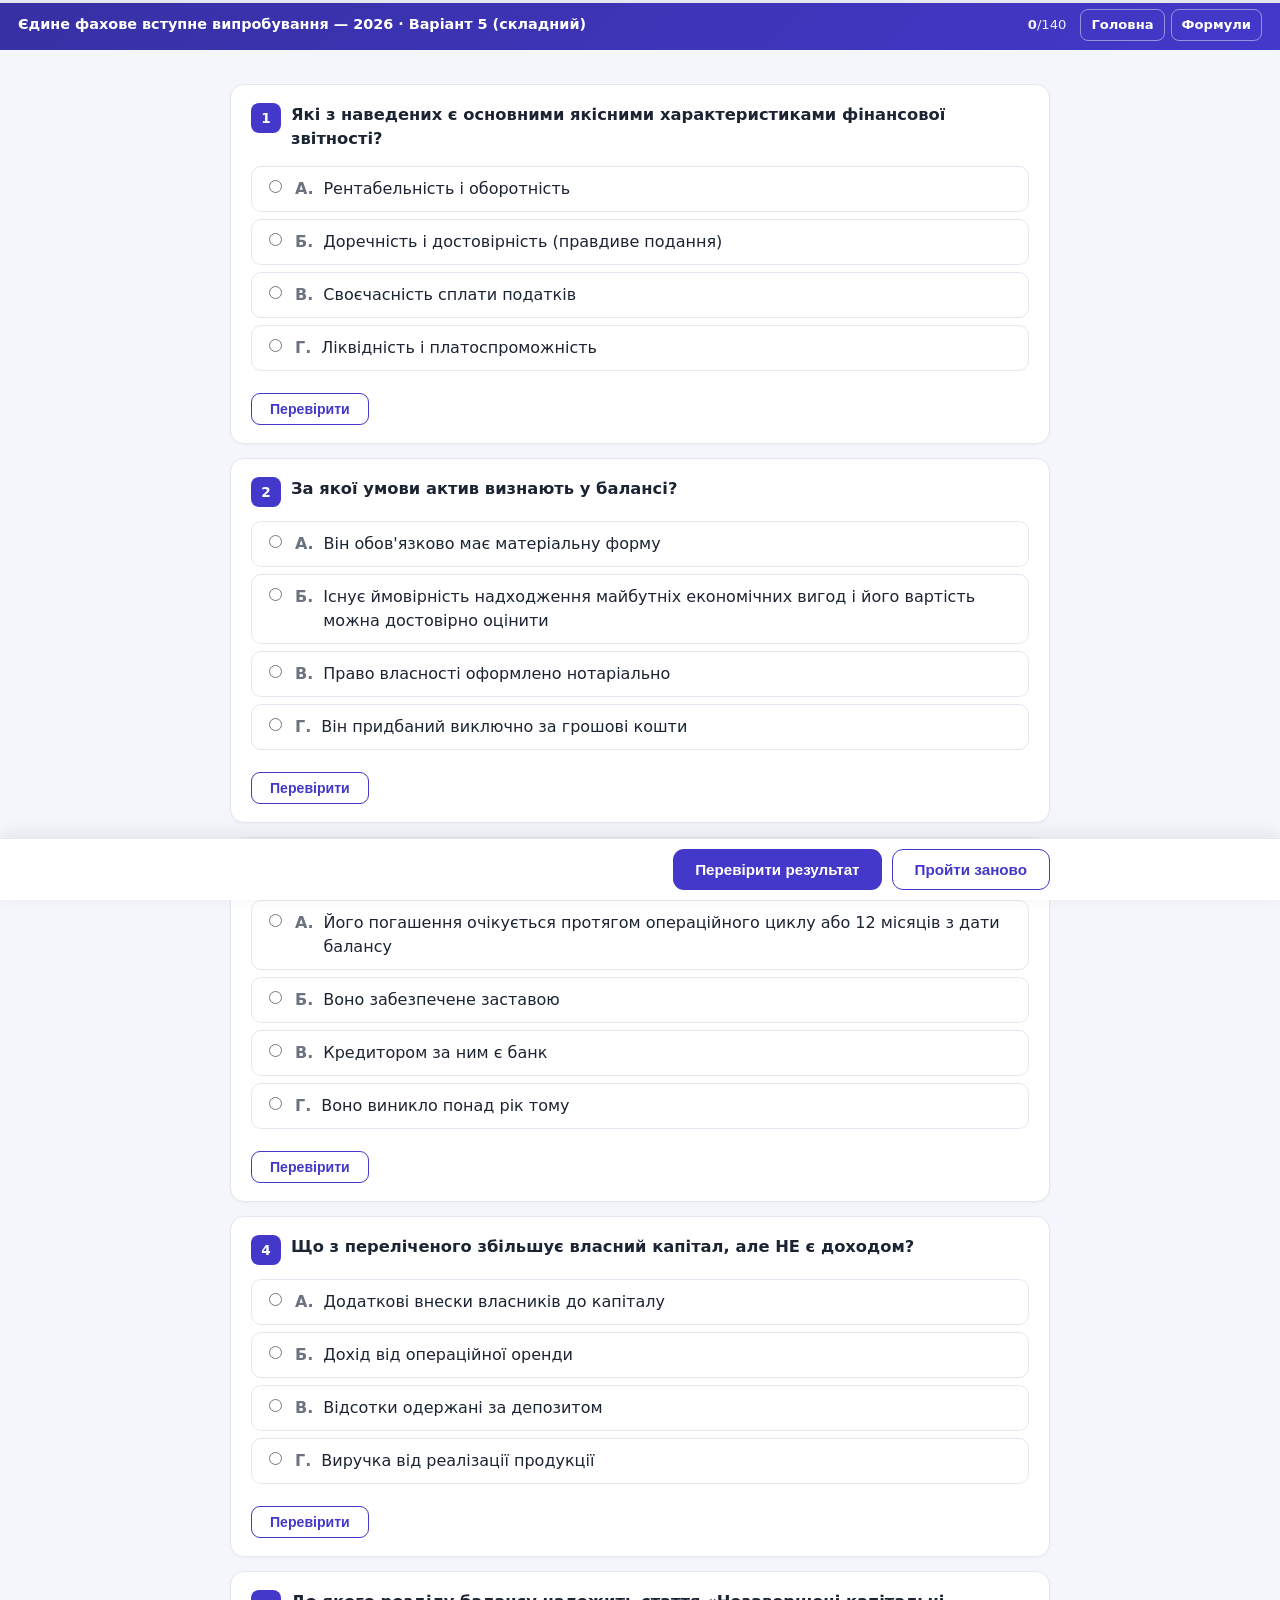
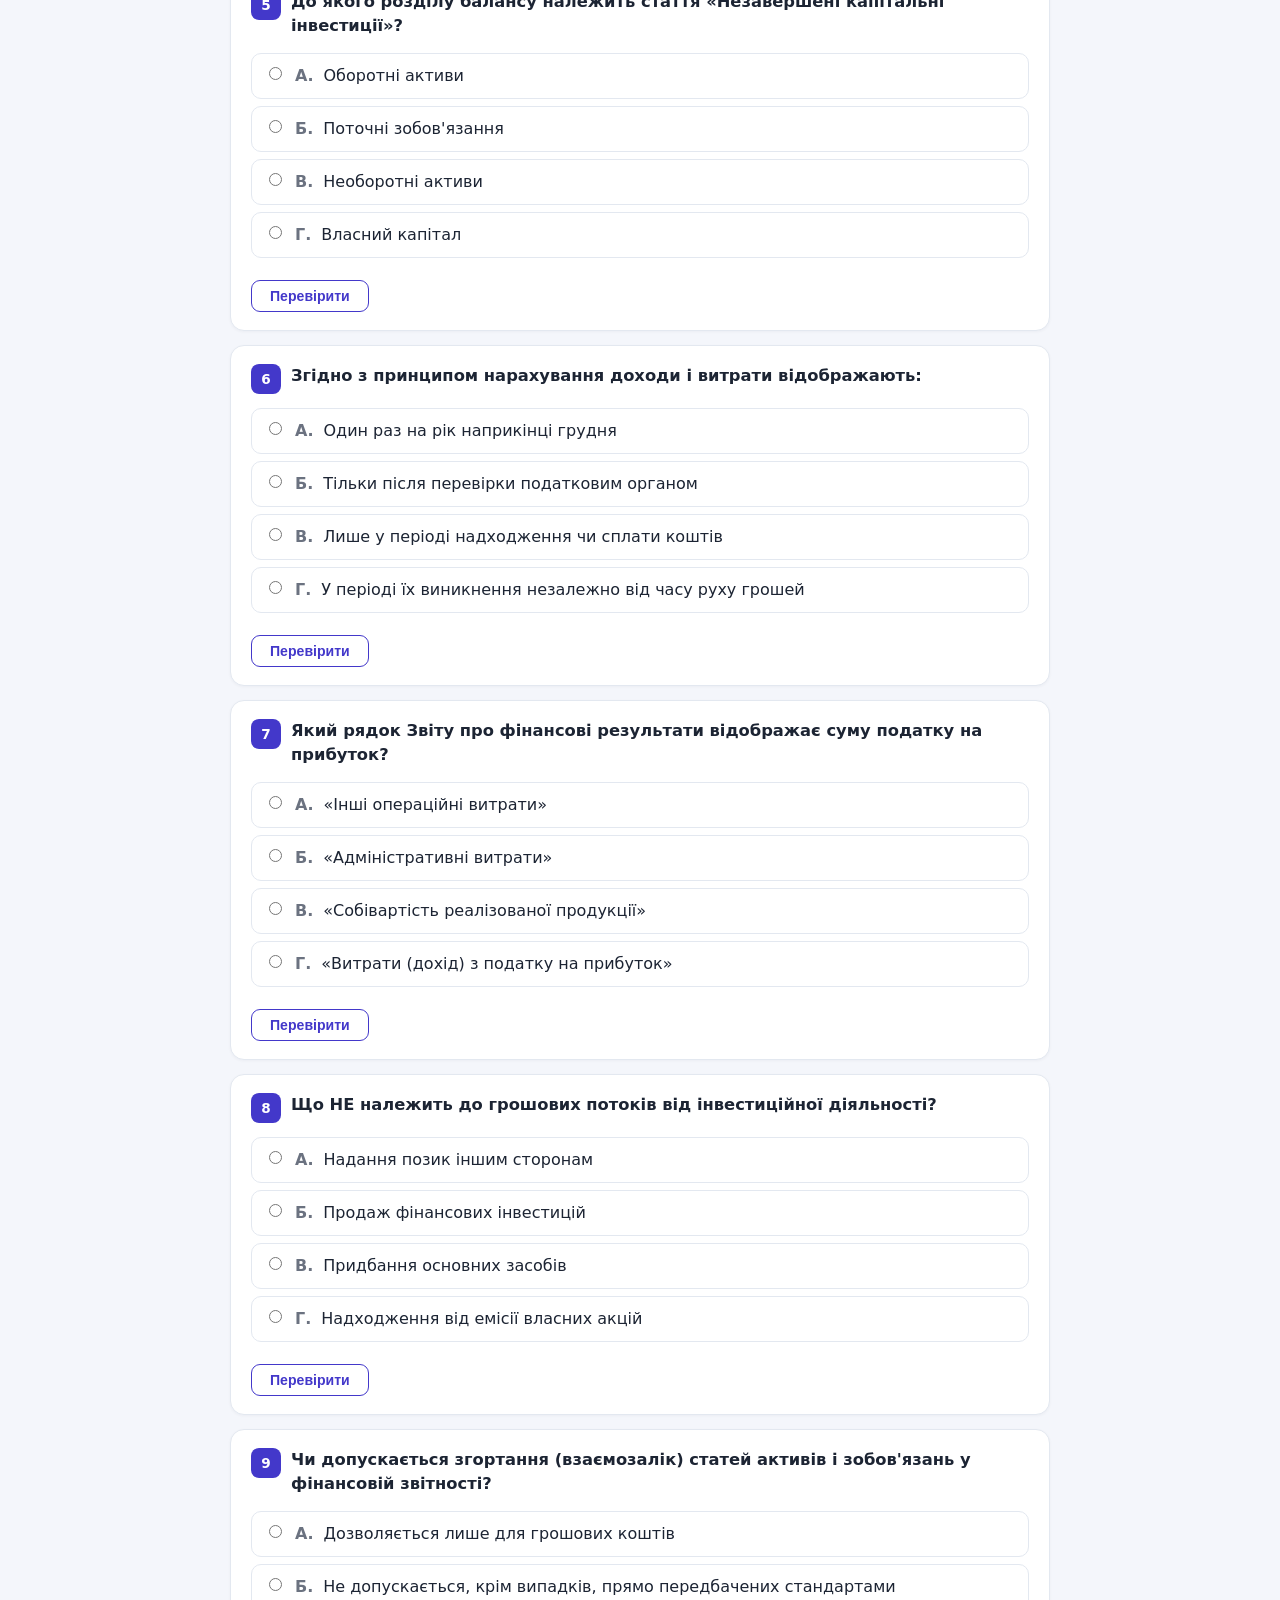
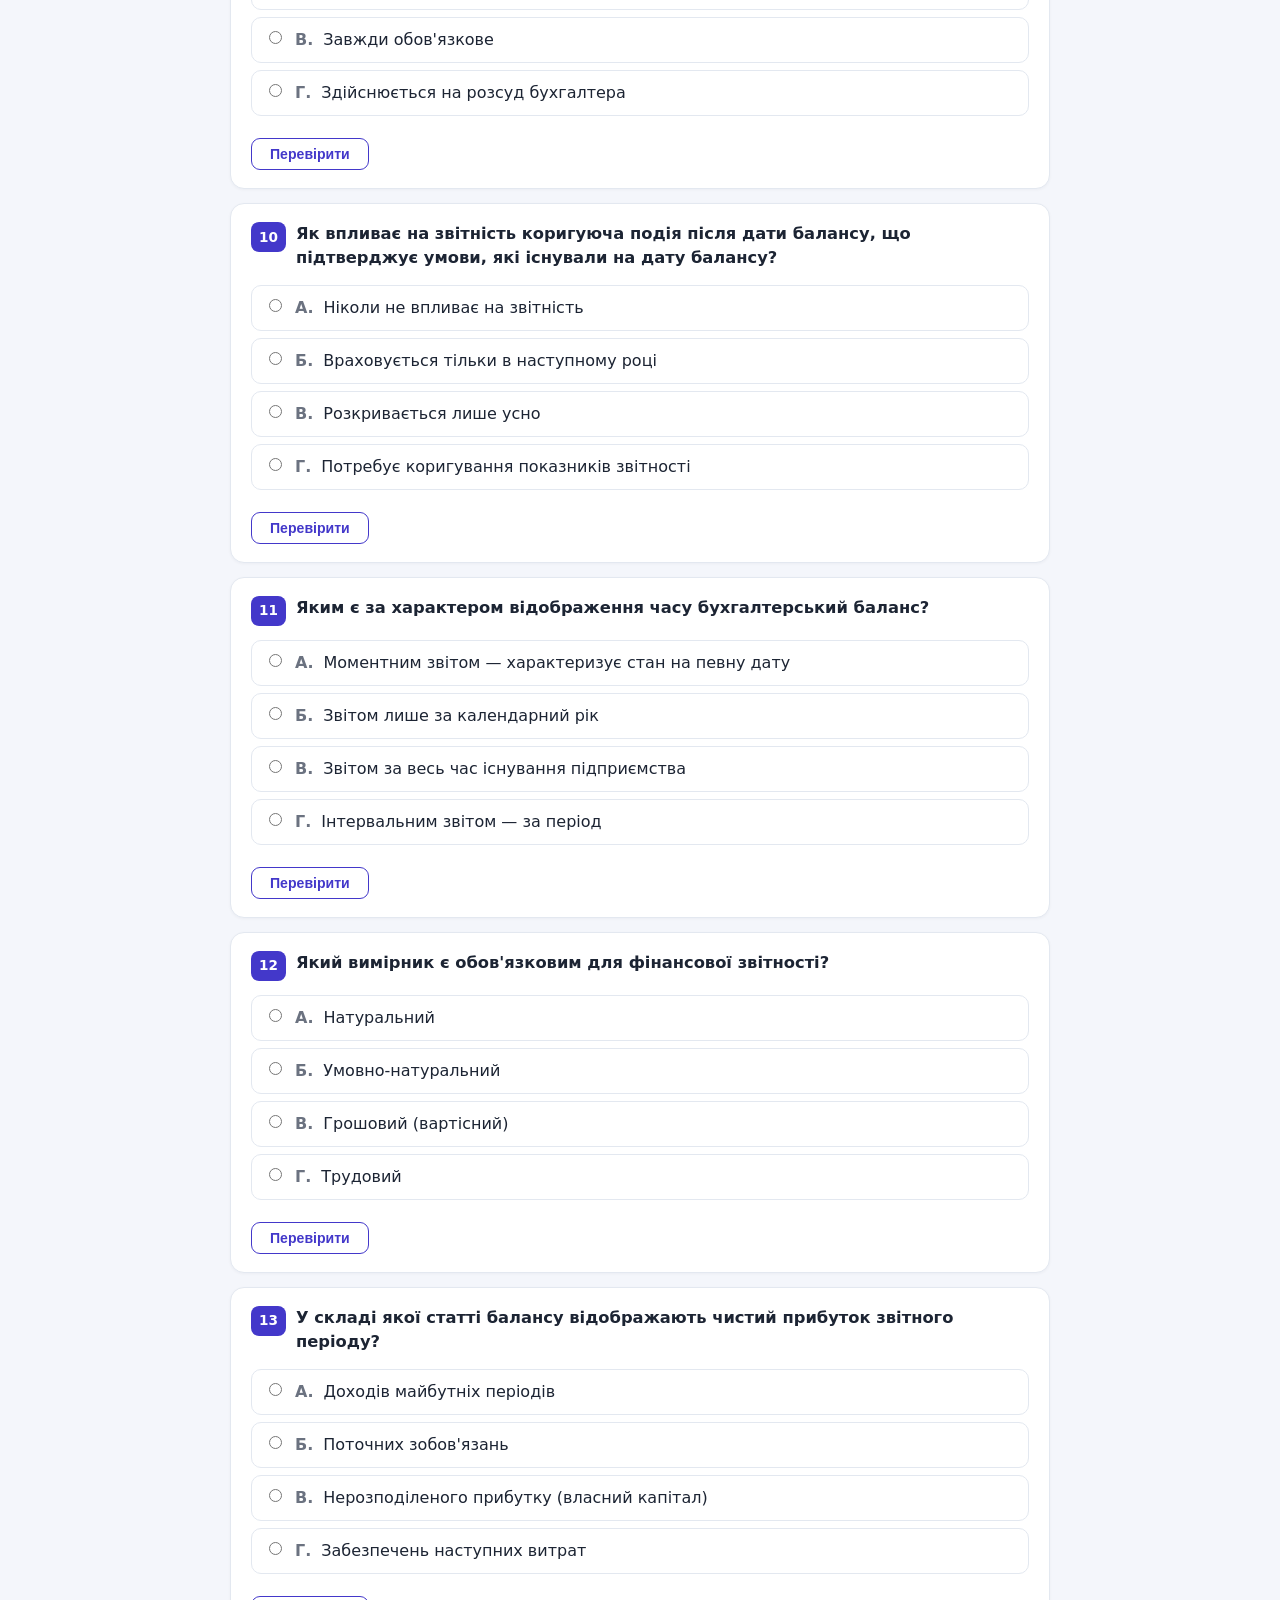
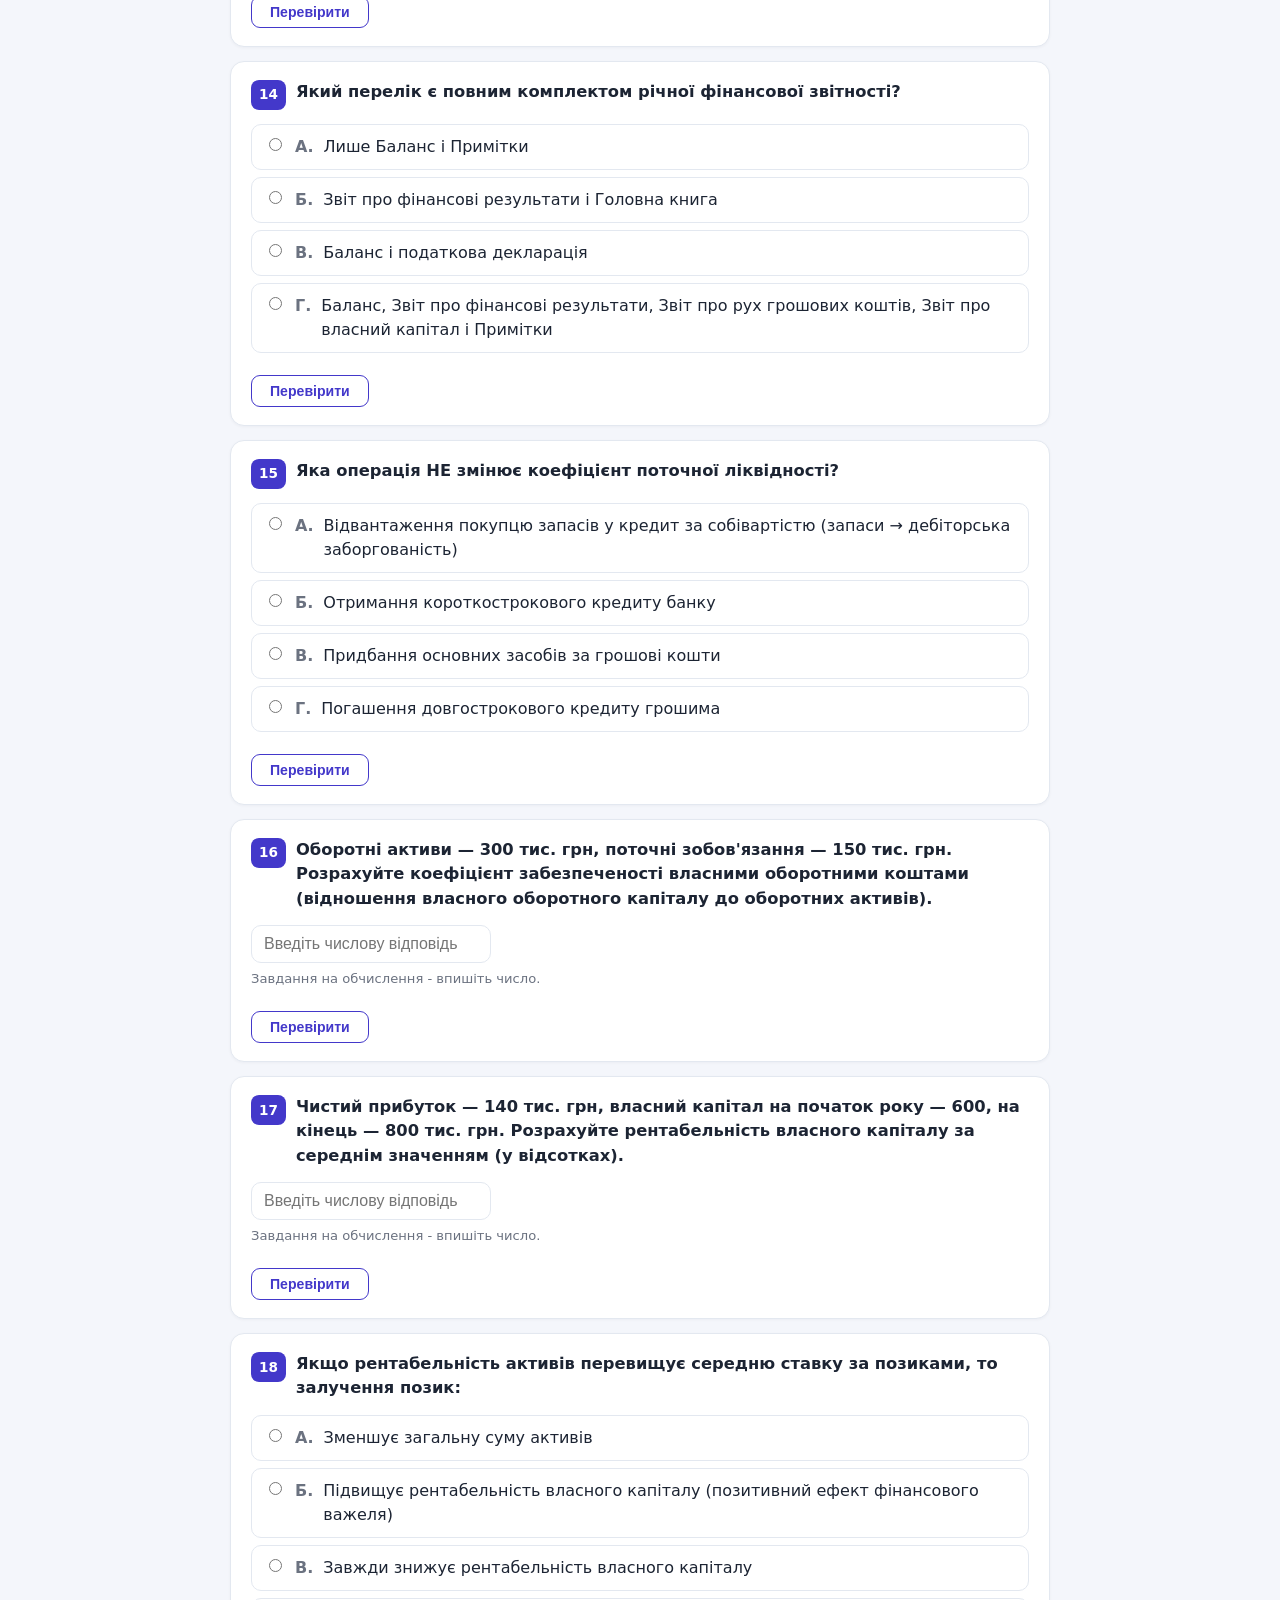
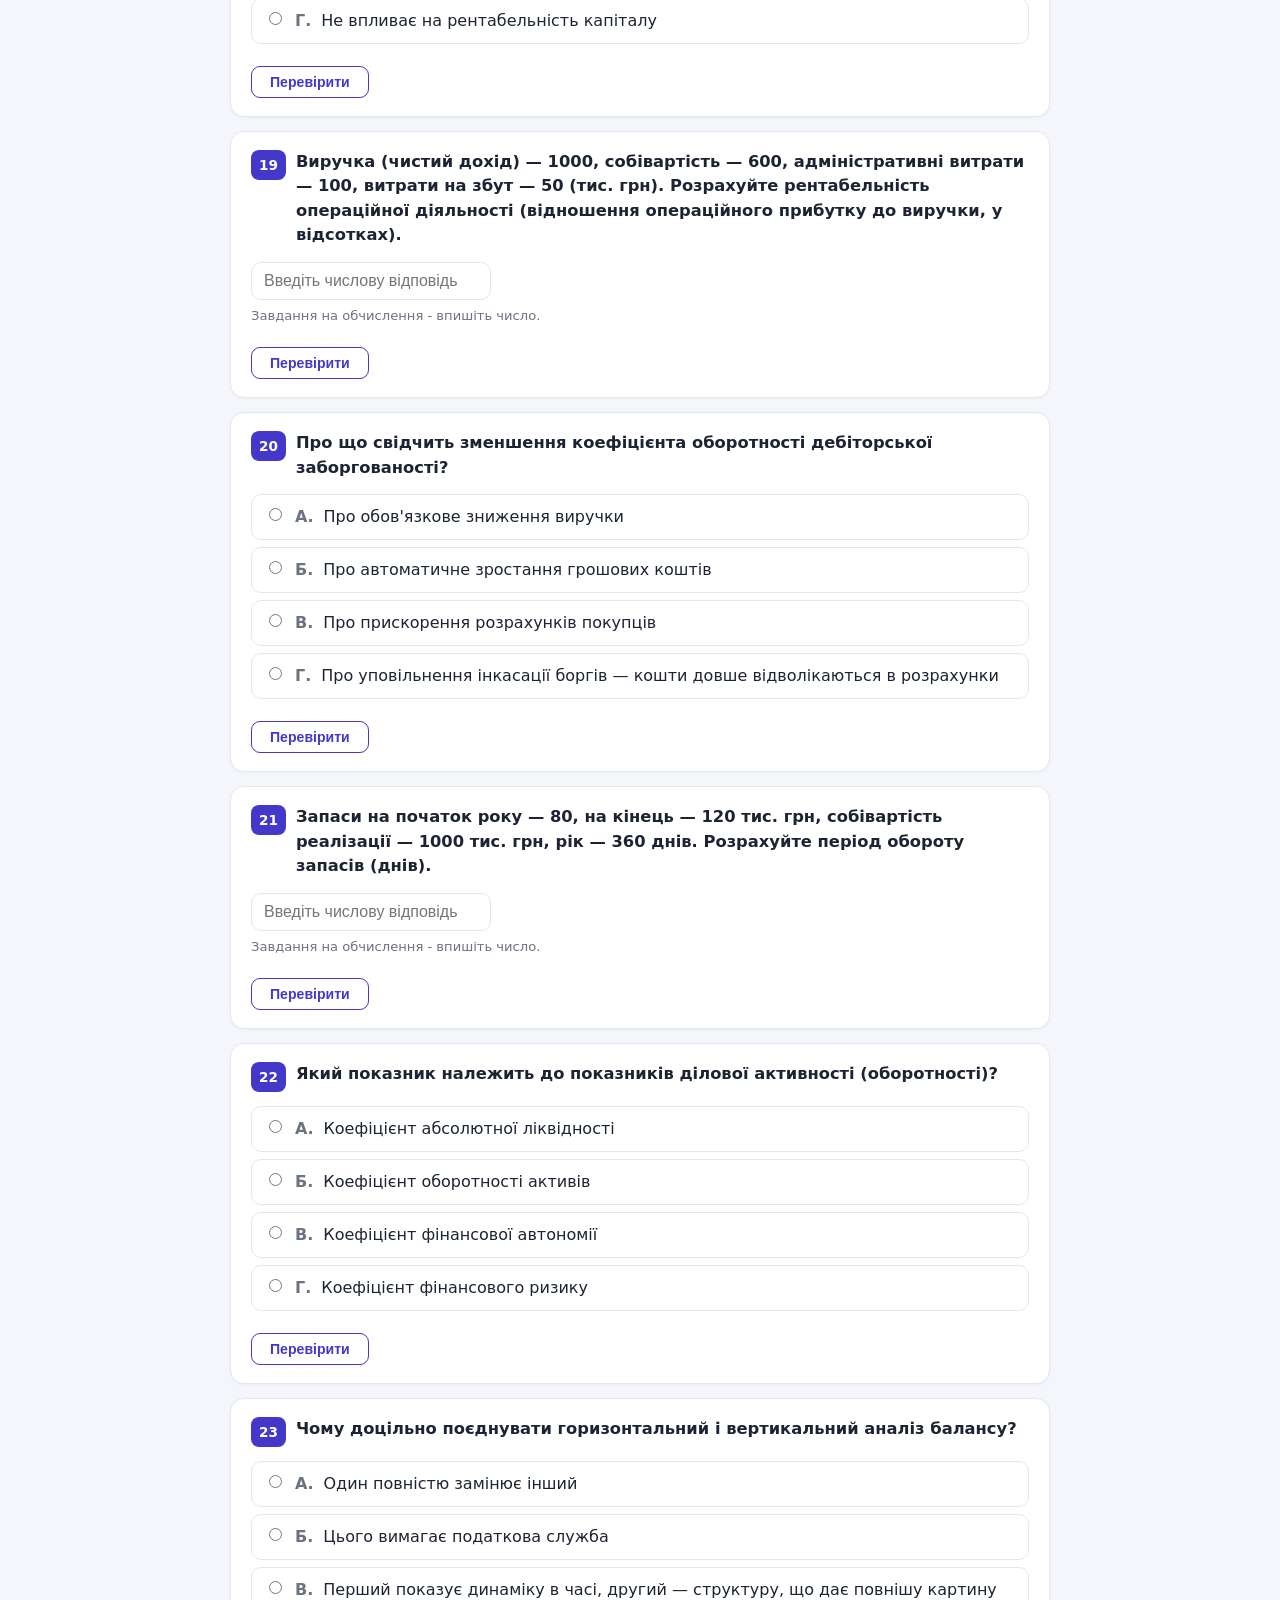
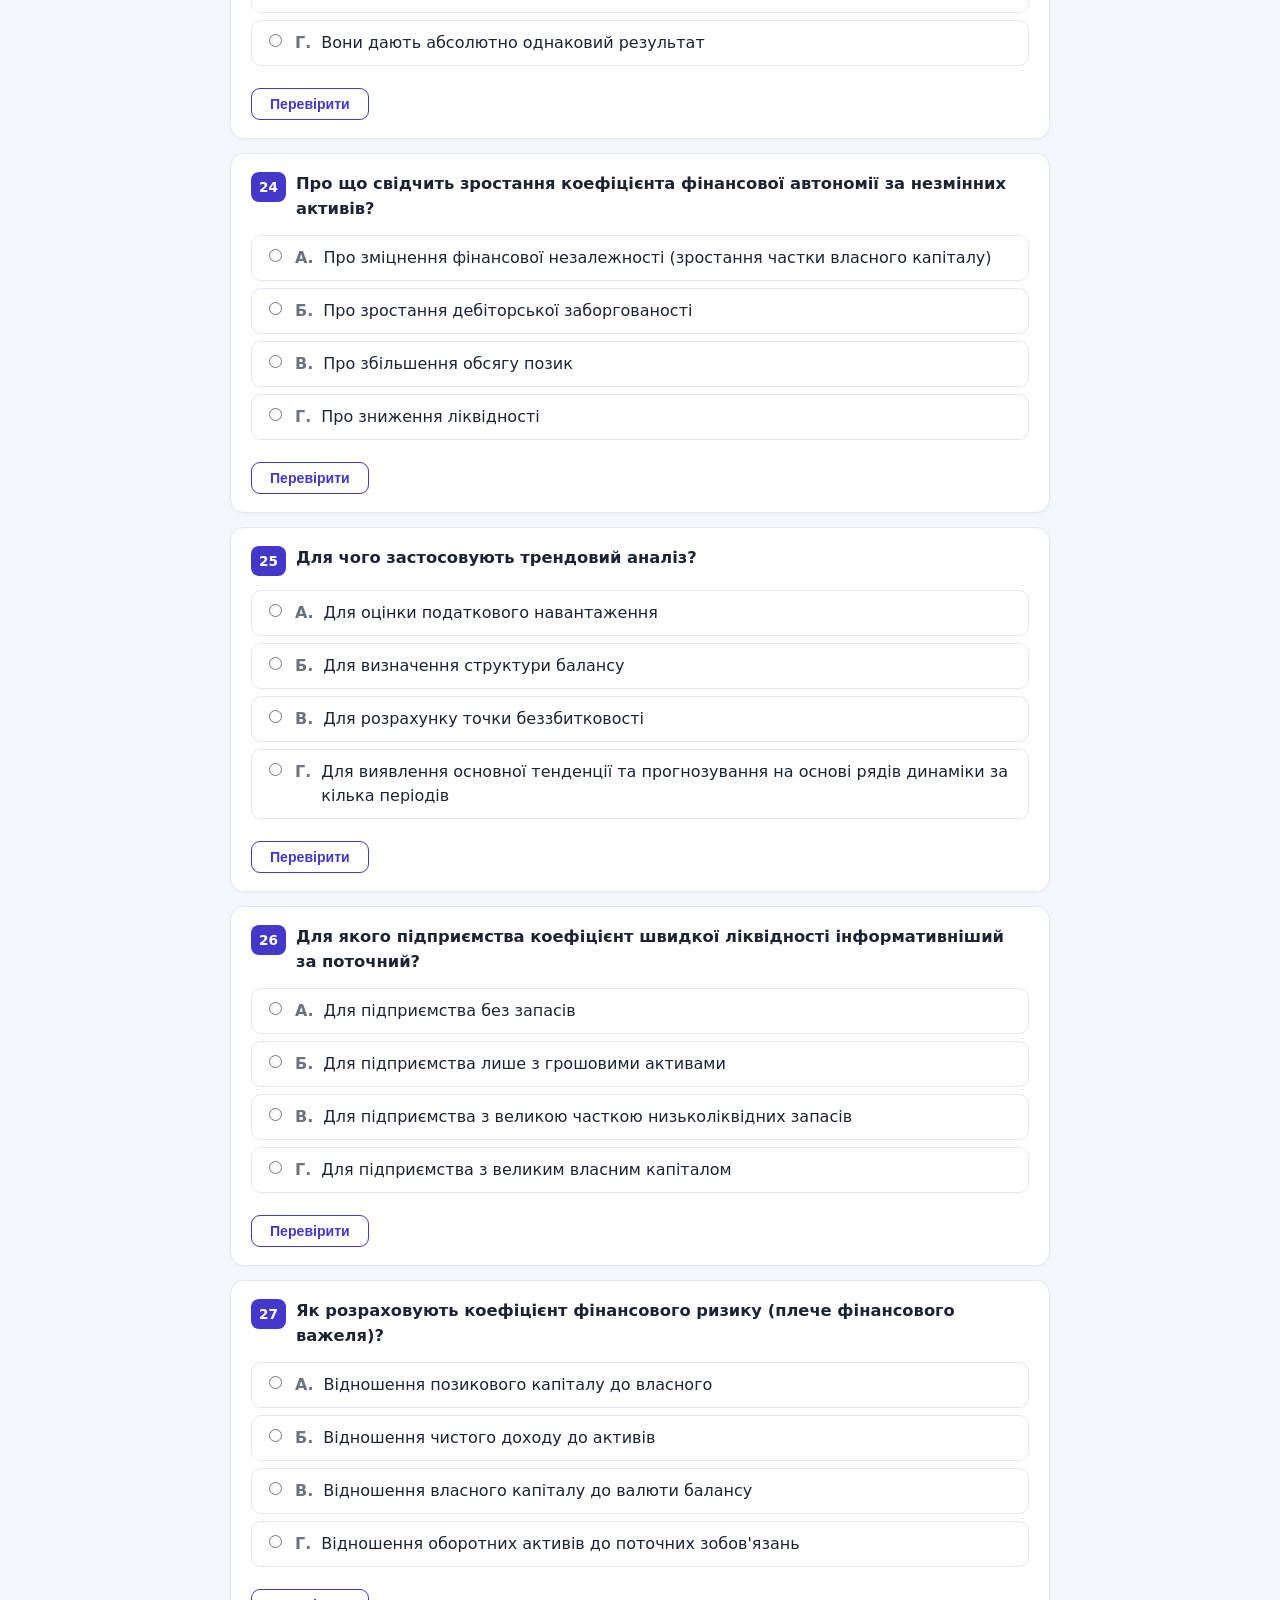
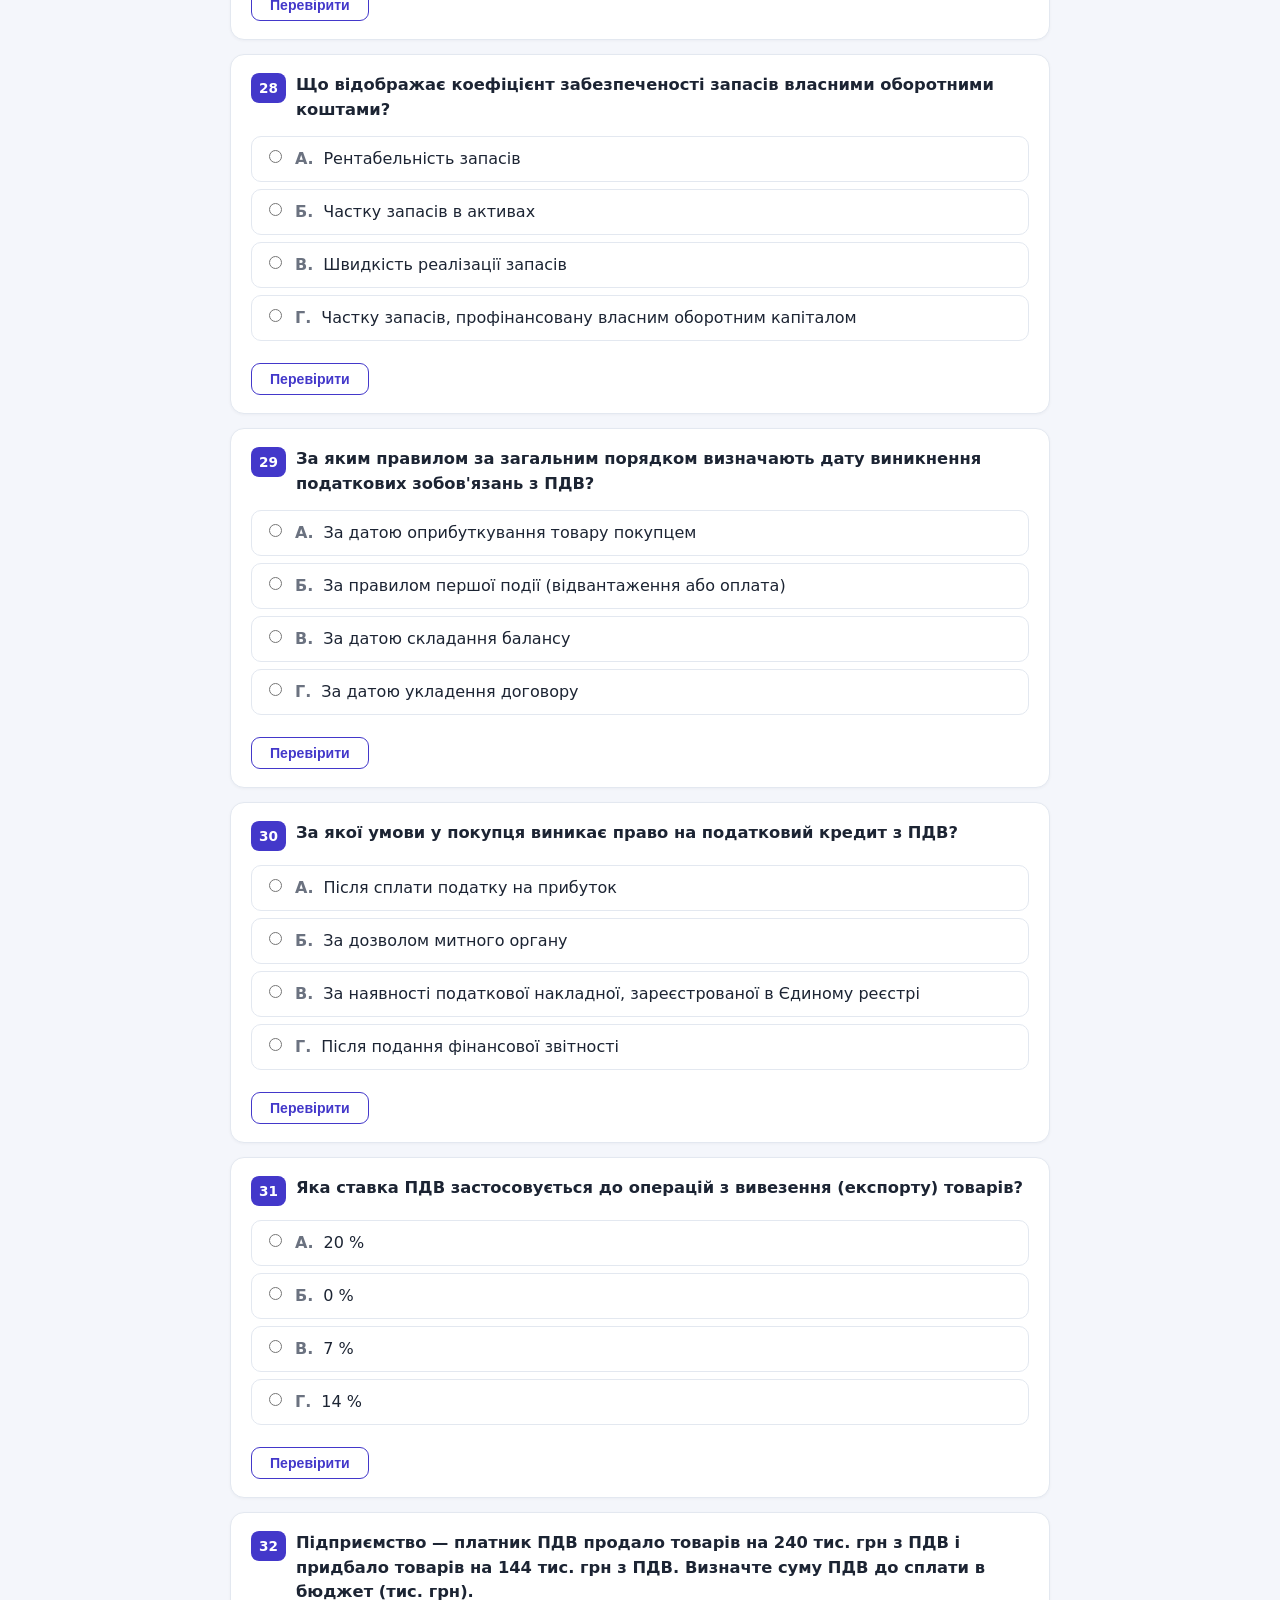
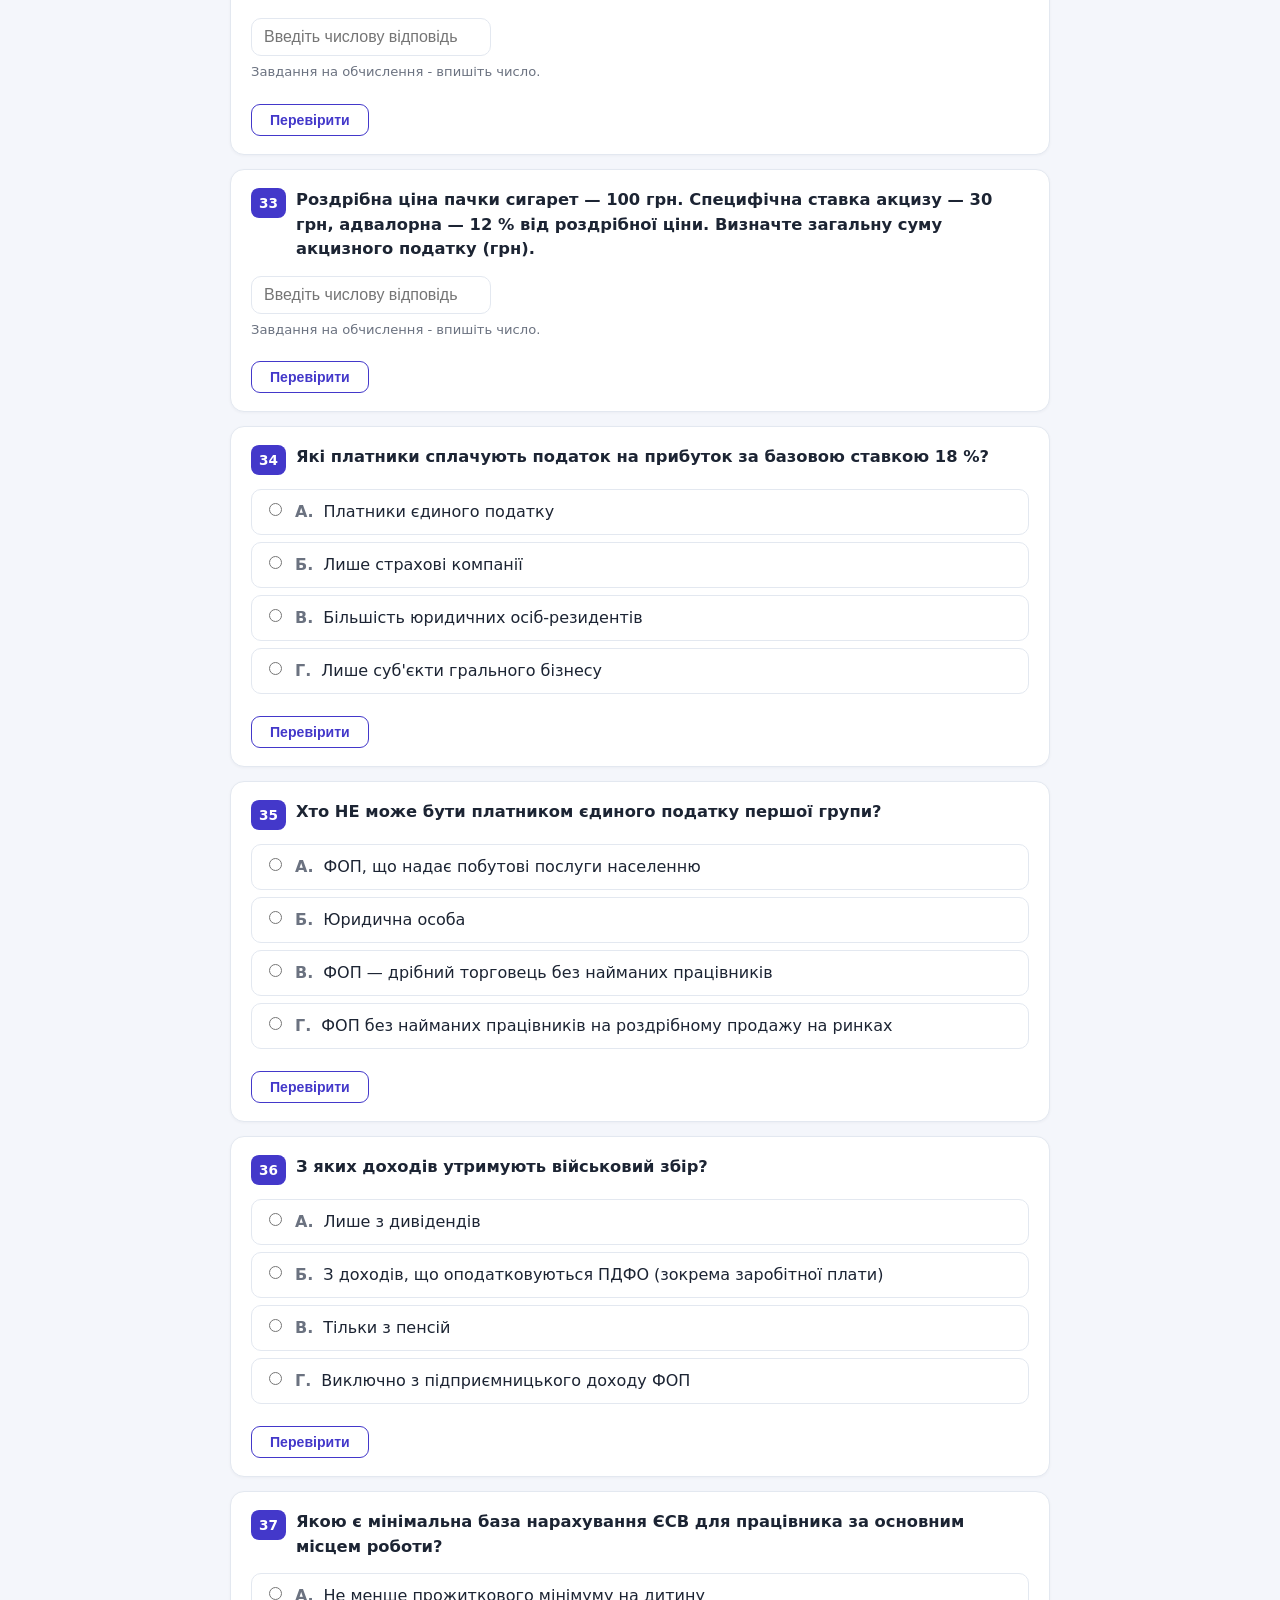
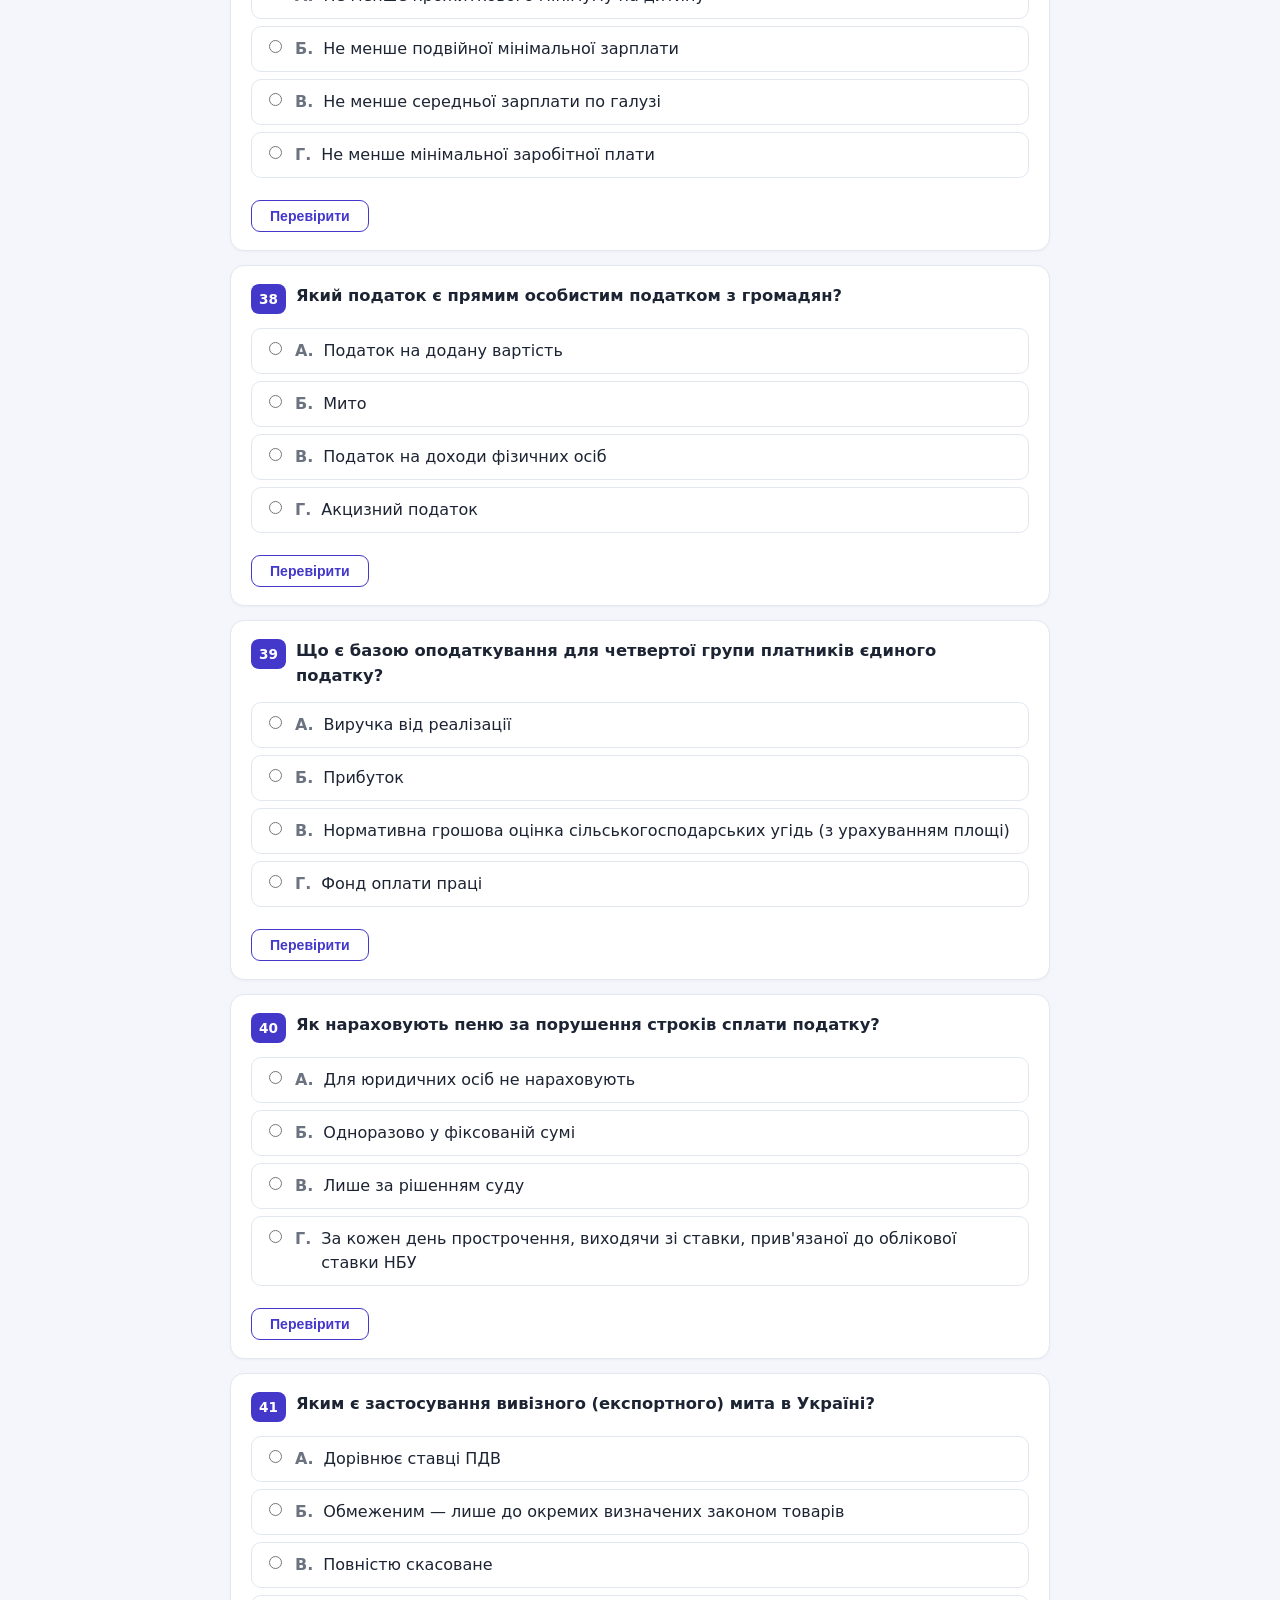
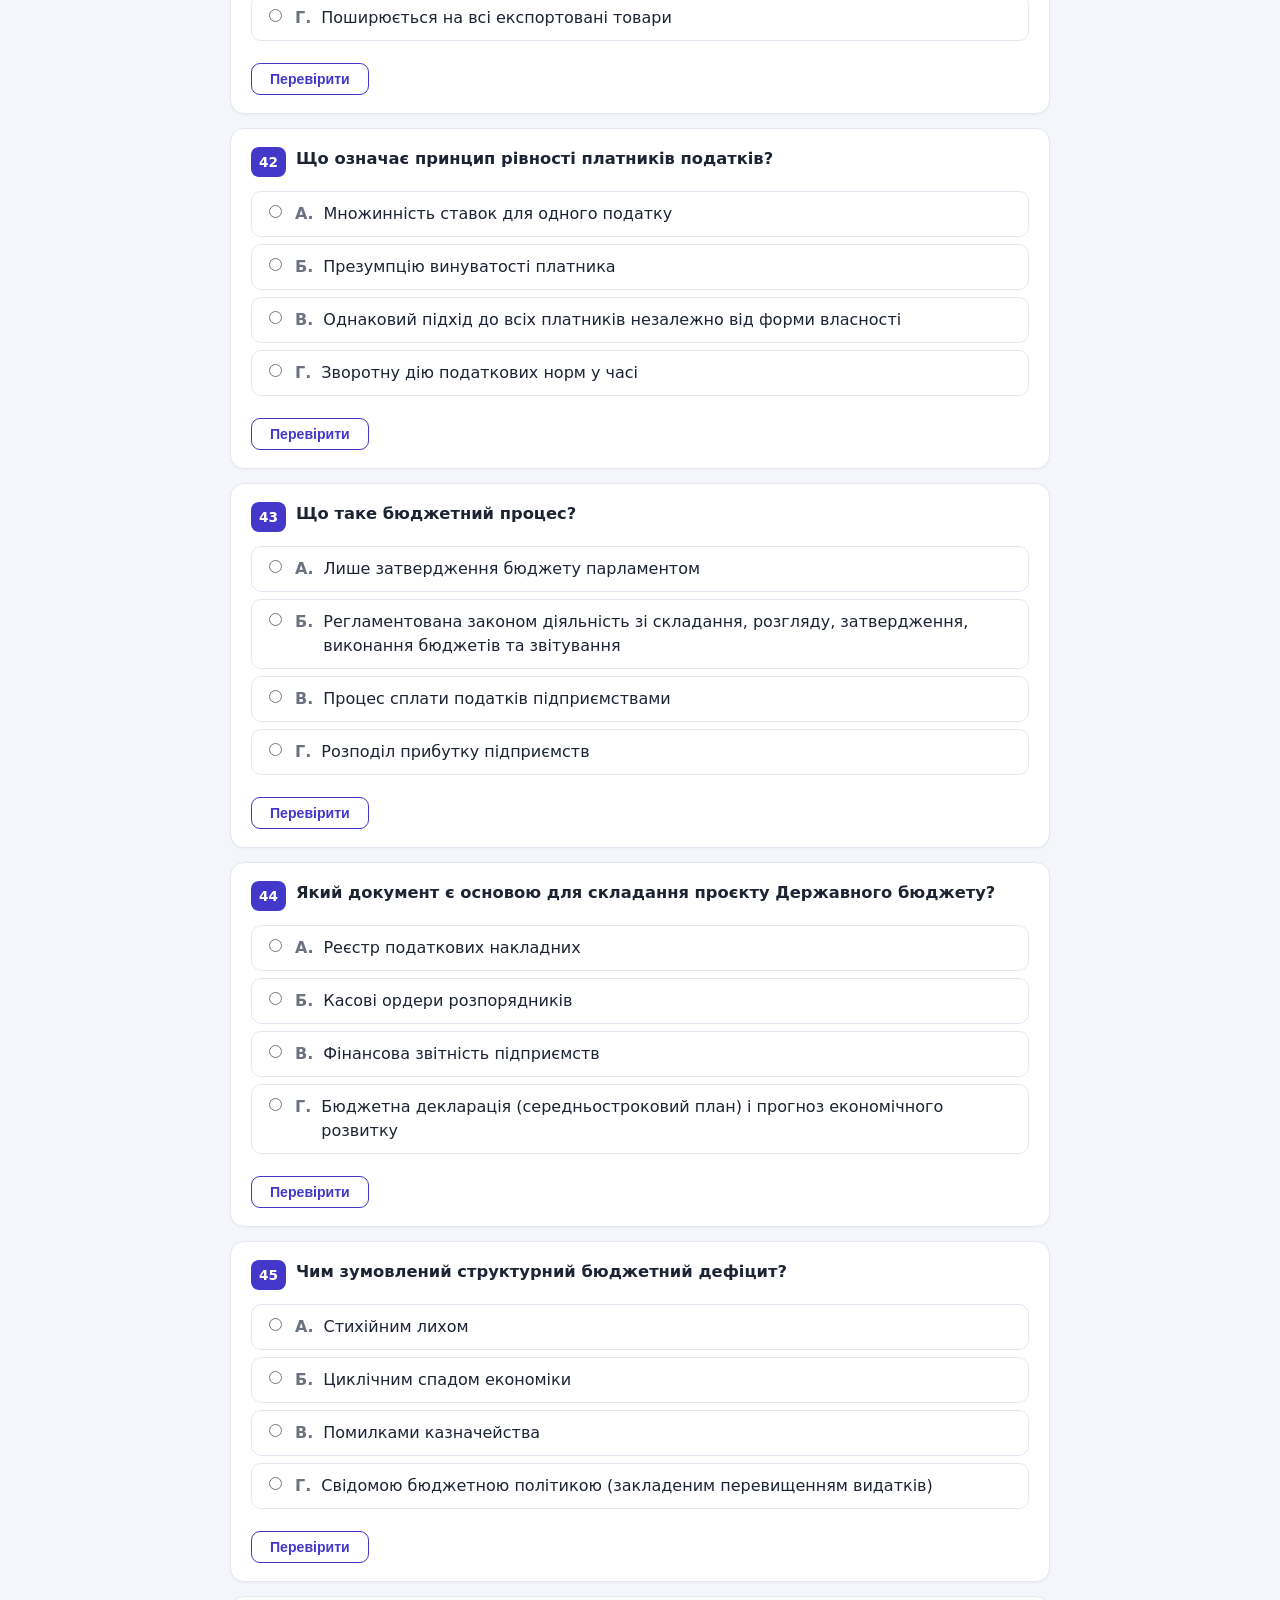
<file: docs/variant-5.html>
<!DOCTYPE html>
<html lang="uk">
<head>
<meta charset="UTF-8">
<meta name="viewport" content="width=device-width, initial-scale=1.0">
<title>ЄФВВ-2026 — Облік та фінанси (варіант 5, складний)</title>
<meta name="description" content="Облік та фінанси · складний рівень · 20 розрахункових + 120 теоретичних завдань підвищеної складності · унікальні завдання · програма (наказ МОН від 15.10.2025 № 1362)">
<meta property="og:type" content="website">
<meta property="og:locale" content="uk_UA">
<meta property="og:title" content="ЄФВВ-2026 — Облік та фінанси (варіант 5, складний)">
<meta property="og:description" content="Облік та фінанси · складний рівень · 20 розрахункових + 120 теоретичних завдань підвищеної складності · унікальні завдання · програма (наказ МОН від 15.10.2025 № 1362)">
<meta name="twitter:card" content="summary">
<link rel="icon" href="assets/favicon.svg">
<link rel="stylesheet" href="assets/quiz.css">
<style>:root{--brand:#4338ca;--brand-d:#3730a3;--hover:#eef2ff}</style>
</head>
<body>
<div class="pline"><span class="pfill" id="pfill"></span></div>
<header class="topbar" id="topbar">
  <span class="ttl"><span class="t-full">Єдине фахове вступне випробування — 2026 · Варіант 5 (складний)</span><span class="t-short">Варіант 5 (складний)</span></span>
  <span class="pcount"><b id="answered">0</b>/<span id="total1"></span><span id="total2" hidden></span></span>
  <nav class="menu"><a href="index.html">Головна</a><a href="formulas.html">Формули</a></nav>
</header>

<div class="wrap" id="quiz"></div>

<footer>Складний пробний тест за офіційною програмою ЄФВВ: теоретичні завдання підвищеної складності та 20 розрахункових. Унікальні завдання з розширеними поясненнями. Для самопідготовки.<div class="disclaimer">Неофіційний ресурс для самопідготовки. Не пов’язаний з МОН України чи УЦОЯО. Завдання авторські й не є офіційними завданнями ЄФВВ.</div></footer>

<div class="abar" id="abar">
  <div class="abar-inner">
    <div class="result" id="result">
      <span class="score" id="scoreLine"></span>
      <span class="pct" id="pctLine"></span>
      <span class="grade" id="gradeBadge"></span>
    </div>
    <div class="abar-btns">
      <button class="btn primary" id="check"><span class="t-full">Перевірити результат</span><span class="t-short">Результат</span></button>
      <button class="btn ghost" id="reset">Пройти заново</button>
    </div>
  </div>
</div>

<script>const QUESTIONS = [{"q": "Які з наведених є основними якісними характеристиками фінансової звітності?", "options": ["Рентабельність і оборотність", "Доречність і достовірність (правдиве подання)", "Своєчасність сплати податків", "Ліквідність і платоспроможність"], "correct": [1], "answer": null, "type": "mc", "explain": "Основні якісні характеристики звітності — доречність (здатність впливати на рішення) і достовірність (правдиве подання), доповнені зіставністю та зрозумілістю. Ліквідність і рентабельність — це аналітичні показники, а не характеристики звітності.", "n": 1}, {"q": "За якої умови актив визнають у балансі?", "options": ["Він обов'язково має матеріальну форму", "Існує ймовірність надходження майбутніх економічних вигод і його вартість можна достовірно оцінити", "Право власності оформлено нотаріально", "Він придбаний виключно за грошові кошти"], "correct": [1], "answer": null, "type": "mc", "explain": "Критерії визнання активу — ймовірність отримання майбутніх економічних вигод і можливість достовірної оцінки. Матеріальна форма чи спосіб придбання визначальними не є (приклад — нематеріальні активи).", "n": 2}, {"q": "За якою ознакою зобов'язання класифікують як поточне?", "options": ["Його погашення очікується протягом операційного циклу або 12 місяців з дати балансу", "Воно забезпечене заставою", "Кредитором за ним є банк", "Воно виникло понад рік тому"], "correct": [0], "answer": null, "type": "mc", "explain": "Поточним є зобов'язання, яке планують погасити протягом операційного циклу або 12 місяців після дати балансу. Решта — довгострокові, незалежно від наявності застави чи виду кредитора.", "n": 3}, {"q": "Що з переліченого збільшує власний капітал, але НЕ є доходом?", "options": ["Додаткові внески власників до капіталу", "Дохід від операційної оренди", "Відсотки одержані за депозитом", "Виручка від реалізації продукції"], "correct": [0], "answer": null, "type": "mc", "explain": "Внески власників збільшують власний капітал безпосередньо як операції з власниками, а не через прибуток. Виручка, відсотки та орендний дохід — це доходи звітного періоду.", "n": 4}, {"q": "До якого розділу балансу належить стаття «Незавершені капітальні інвестиції»?", "options": ["Оборотні активи", "Поточні зобов'язання", "Необоротні активи", "Власний капітал"], "correct": [2], "answer": null, "type": "mc", "explain": "Незавершені капітальні інвестиції (будівництво, придбання обладнання до введення в експлуатацію) відображають у складі необоротних активів — вони ще не почали приносити вигоди у вигляді ОЗ.", "n": 5}, {"q": "Згідно з принципом нарахування доходи і витрати відображають:", "options": ["Один раз на рік наприкінці грудня", "Тільки після перевірки податковим органом", "Лише у періоді надходження чи сплати коштів", "У періоді їх виникнення незалежно від часу руху грошей"], "correct": [3], "answer": null, "type": "mc", "explain": "Принцип нарахування та відповідності вимагає визнавати доходи й пов'язані з ними витрати в періоді їх виникнення, незалежно від дати фактичного руху грошових коштів.", "n": 6}, {"q": "Який рядок Звіту про фінансові результати відображає суму податку на прибуток?", "options": ["«Інші операційні витрати»", "«Адміністративні витрати»", "«Собівартість реалізованої продукції»", "«Витрати (дохід) з податку на прибуток»"], "correct": [3], "answer": null, "type": "mc", "explain": "Податок на прибуток наводять окремим рядком «Витрати (дохід) з податку на прибуток», який зменшує прибуток до оподаткування до чистого фінансового результату.", "n": 7}, {"q": "Що НЕ належить до грошових потоків від інвестиційної діяльності?", "options": ["Надання позик іншим сторонам", "Продаж фінансових інвестицій", "Придбання основних засобів", "Надходження від емісії власних акцій"], "correct": [3], "answer": null, "type": "mc", "explain": "Емісія акцій — це фінансова діяльність (формування капіталу). Придбання ОЗ, продаж інвестицій і надання позик стосуються руху необоротних активів та вкладень — інвестиційна діяльність.", "n": 8}, {"q": "Чи допускається згортання (взаємозалік) статей активів і зобов'язань у фінансовій звітності?", "options": ["Дозволяється лише для грошових коштів", "Не допускається, крім випадків, прямо передбачених стандартами", "Завжди обов'язкове", "Здійснюється на розсуд бухгалтера"], "correct": [1], "answer": null, "type": "mc", "explain": "За НП(С)БО діє заборона згортання: активи і зобов'язання, доходи і витрати відображають окремо (розгорнуто), крім випадків, прямо передбачених стандартами.", "n": 9}, {"q": "Як впливає на звітність коригуюча подія після дати балансу, що підтверджує умови, які існували на дату балансу?", "options": ["Ніколи не впливає на звітність", "Враховується тільки в наступному році", "Розкривається лише усно", "Потребує коригування показників звітності"], "correct": [3], "answer": null, "type": "mc", "explain": "Коригуючі події після дати балансу (наприклад, банкрутство дебітора, що підтверджує сумнівність боргу) вимагають коригування звітності. Некоригуючі події лише розкривають у примітках.", "n": 10}, {"q": "Яким є за характером відображення часу бухгалтерський баланс?", "options": ["Моментним звітом — характеризує стан на певну дату", "Звітом лише за календарний рік", "Звітом за весь час існування підприємства", "Інтервальним звітом — за період"], "correct": [0], "answer": null, "type": "mc", "explain": "Баланс — моментний звіт: показує активи, капітал і зобов'язання на конкретну дату. Звіти про фінансові результати та рух грошових коштів є інтервальними (за період).", "n": 11}, {"q": "Який вимірник є обов'язковим для фінансової звітності?", "options": ["Натуральний", "Умовно-натуральний", "Грошовий (вартісний)", "Трудовий"], "correct": [2], "answer": null, "type": "mc", "explain": "Фінансову звітність складають у єдиному грошовому (вартісному) вимірнику, що забезпечує співставність. Натуральні й трудові вимірники застосовують в оперативному та управлінському обліку.", "n": 12}, {"q": "У складі якої статті балансу відображають чистий прибуток звітного періоду?", "options": ["Доходів майбутніх періодів", "Поточних зобов'язань", "Нерозподіленого прибутку (власний капітал)", "Забезпечень наступних витрат"], "correct": [2], "answer": null, "type": "mc", "explain": "Чистий прибуток збільшує нерозподілений прибуток — складову власного капіталу. У Звіті про фінансові результати він є підсумковим показником за період.", "n": 13}, {"q": "Який перелік є повним комплектом річної фінансової звітності?", "options": ["Лише Баланс і Примітки", "Звіт про фінансові результати і Головна книга", "Баланс і податкова декларація", "Баланс, Звіт про фінансові результати, Звіт про рух грошових коштів, Звіт про власний капітал і Примітки"], "correct": [3], "answer": null, "type": "mc", "explain": "Повний комплект містить п'ять компонентів: Баланс, Звіт про фінансові результати, Звіт про рух грошових коштів, Звіт про власний капітал та Примітки. Головна книга й декларація не є фінансовою звітністю.", "n": 14}, {"q": "Яка операція НЕ змінює коефіцієнт поточної ліквідності?", "options": ["Відвантаження покупцю запасів у кредит за собівартістю (запаси → дебіторська заборгованість)", "Отримання короткострокового кредиту банку", "Придбання основних засобів за грошові кошти", "Погашення довгострокового кредиту грошима"], "correct": [0], "answer": null, "type": "mc", "explain": "Перетворення запасів на дебіторську заборгованість не змінює ні загальної суми оборотних активів, ні поточних зобов'язань, тож коефіцієнт незмінний. Інші операції змінюють чисельник або знаменник.", "n": 15}, {"q": "Оборотні активи — 300 тис. грн, поточні зобов'язання — 150 тис. грн. Розрахуйте коефіцієнт забезпеченості власними оборотними коштами (відношення власного оборотного капіталу до оборотних активів).", "options": [], "correct": [], "answer": "0.5", "type": "num", "explain": "Власний оборотний капітал = оборотні активи − поточні зобов'язання = 300 − 150 = 150. Коефіцієнт забезпеченості = 150 / 300 = 0,5 (норматив — не менше 0,1).", "n": 16}, {"q": "Чистий прибуток — 140 тис. грн, власний капітал на початок року — 600, на кінець — 800 тис. грн. Розрахуйте рентабельність власного капіталу за середнім значенням (у відсотках).", "options": [], "correct": [], "answer": "20", "type": "num", "explain": "Середній власний капітал = (600 + 800)/2 = 700. ROE = 140 / 700 × 100 = 20 %. Беруть середню вартість, бо прибуток формується протягом усього періоду.", "n": 17}, {"q": "Якщо рентабельність активів перевищує середню ставку за позиками, то залучення позик:", "options": ["Зменшує загальну суму активів", "Підвищує рентабельність власного капіталу (позитивний ефект фінансового важеля)", "Завжди знижує рентабельність власного капіталу", "Не впливає на рентабельність капіталу"], "correct": [1], "answer": null, "type": "mc", "explain": "Коли рентабельність активів вища за вартість позик, кожна залучена гривня приносить більше, ніж коштує, тож рентабельність власного капіталу зростає — це позитивний ефект фінансового левериджу.", "n": 18}, {"q": "Виручка (чистий дохід) — 1000, собівартість — 600, адміністративні витрати — 100, витрати на збут — 50 (тис. грн). Розрахуйте рентабельність операційної діяльності (відношення операційного прибутку до виручки, у відсотках).", "options": [], "correct": [], "answer": "25", "type": "num", "explain": "Операційний прибуток = 1000 − 600 − 100 − 50 = 250. Рентабельність операційної діяльності = 250 / 1000 × 100 = 25 %.", "n": 19}, {"q": "Про що свідчить зменшення коефіцієнта оборотності дебіторської заборгованості?", "options": ["Про обов'язкове зниження виручки", "Про автоматичне зростання грошових коштів", "Про прискорення розрахунків покупців", "Про уповільнення інкасації боргів — кошти довше відволікаються в розрахунки"], "correct": [3], "answer": null, "type": "mc", "explain": "Зниження оборотності дебіторки означає, що покупці платять повільніше, період погашення зростає, а кошти довше «заморожені» в розрахунках — негативно для ліквідності.", "n": 20}, {"q": "Запаси на початок року — 80, на кінець — 120 тис. грн, собівартість реалізації — 1000 тис. грн, рік — 360 днів. Розрахуйте період обороту запасів (днів).", "options": [], "correct": [], "answer": "36", "type": "num", "explain": "Середні запаси = (80 + 120)/2 = 100. Оборотність = 1000 / 100 = 10. Період обороту = 360 / 10 = 36 днів.", "n": 21}, {"q": "Який показник належить до показників ділової активності (оборотності)?", "options": ["Коефіцієнт абсолютної ліквідності", "Коефіцієнт оборотності активів", "Коефіцієнт фінансової автономії", "Коефіцієнт фінансового ризику"], "correct": [1], "answer": null, "type": "mc", "explain": "Ділову активність характеризують коефіцієнти оборотності активів, запасів, дебіторської заборгованості. Ліквідність, автономія й фінансовий ризик належать до інших груп показників.", "n": 22}, {"q": "Чому доцільно поєднувати горизонтальний і вертикальний аналіз балансу?", "options": ["Один повністю замінює інший", "Цього вимагає податкова служба", "Перший показує динаміку в часі, другий — структуру, що дає повнішу картину", "Вони дають абсолютно однаковий результат"], "correct": [2], "answer": null, "type": "mc", "explain": "Горизонтальний аналіз виявляє зміни статей у часі, а вертикальний — їх частку в підсумку. Поєднання дає одночасно динаміку й структурні зрушення.", "n": 23}, {"q": "Про що свідчить зростання коефіцієнта фінансової автономії за незмінних активів?", "options": ["Про зміцнення фінансової незалежності (зростання частки власного капіталу)", "Про зростання дебіторської заборгованості", "Про збільшення обсягу позик", "Про зниження ліквідності"], "correct": [0], "answer": null, "type": "mc", "explain": "Коефіцієнт автономії = власний капітал / активи. Його зростання за сталих активів означає збільшення власного капіталу, тобто посилення фінансової незалежності від кредиторів.", "n": 24}, {"q": "Для чого застосовують трендовий аналіз?", "options": ["Для оцінки податкового навантаження", "Для визначення структури балансу", "Для розрахунку точки беззбитковості", "Для виявлення основної тенденції та прогнозування на основі рядів динаміки за кілька періодів"], "correct": [3], "answer": null, "type": "mc", "explain": "Трендовий аналіз порівнює показники за низку періодів і визначає основну тенденцію (тренд) для прогнозування. Це різновид горизонтального аналізу.", "n": 25}, {"q": "Для якого підприємства коефіцієнт швидкої ліквідності інформативніший за поточний?", "options": ["Для підприємства без запасів", "Для підприємства лише з грошовими активами", "Для підприємства з великою часткою низьколіквідних запасів", "Для підприємства з великим власним капіталом"], "correct": [2], "answer": null, "type": "mc", "explain": "Швидка ліквідність виключає запаси, тому для підприємств із великими повільнореалізовуваними запасами вона точніше відображає здатність терміново погасити борги, ніж поточна ліквідність.", "n": 26}, {"q": "Як розраховують коефіцієнт фінансового ризику (плече фінансового важеля)?", "options": ["Відношення позикового капіталу до власного", "Відношення чистого доходу до активів", "Відношення власного капіталу до валюти балансу", "Відношення оборотних активів до поточних зобов'язань"], "correct": [0], "answer": null, "type": "mc", "explain": "Коефіцієнт фінансового ризику = позиковий капітал / власний капітал. Що вище значення, то більша залежність від позик і фінансовий ризик; орієнтовно безпечним вважають рівень до 1.", "n": 27}, {"q": "Що відображає коефіцієнт забезпеченості запасів власними оборотними коштами?", "options": ["Рентабельність запасів", "Частку запасів в активах", "Швидкість реалізації запасів", "Частку запасів, профінансовану власним оборотним капіталом"], "correct": [3], "answer": null, "type": "mc", "explain": "Коефіцієнт = власний оборотний капітал / запаси. Він показує, наскільки запаси сформовані за рахунок власних довгострокових джерел; що вища частка, то стійкіше фінансування оборотних активів.", "n": 28}, {"q": "За яким правилом за загальним порядком визначають дату виникнення податкових зобов'язань з ПДВ?", "options": ["За датою оприбуткування товару покупцем", "За правилом першої події (відвантаження або оплата)", "За датою складання балансу", "За датою укладення договору"], "correct": [1], "answer": null, "type": "mc", "explain": "Податкові зобов'язання з ПДВ виникають на дату першої з подій: відвантаження товарів (надання послуг) або отримання оплати. Це «правило першої події».", "n": 29}, {"q": "За якої умови у покупця виникає право на податковий кредит з ПДВ?", "options": ["Після сплати податку на прибуток", "За дозволом митного органу", "За наявності податкової накладної, зареєстрованої в Єдиному реєстрі", "Після подання фінансової звітності"], "correct": [2], "answer": null, "type": "mc", "explain": "Право на податковий кредит підтверджує податкова накладна, зареєстрована в Єдиному реєстрі податкових накладних. Без реєстрації кредит не визнають.", "n": 30}, {"q": "Яка ставка ПДВ застосовується до операцій з вивезення (експорту) товарів?", "options": ["20 %", "0 %", "7 %", "14 %"], "correct": [1], "answer": null, "type": "mc", "explain": "Експорт товарів оподатковується ПДВ за ставкою 0 %, що дає експортеру право на бюджетне відшкодування вхідного ПДВ і стимулює зовнішню торгівлю.", "n": 31}, {"q": "Підприємство — платник ПДВ продало товарів на 240 тис. грн з ПДВ і придбало товарів на 144 тис. грн з ПДВ. Визначте суму ПДВ до сплати в бюджет (тис. грн).", "options": [], "correct": [], "answer": "16", "type": "num", "explain": "Податкове зобов'язання = 240 × 20/120 = 40. Податковий кредит = 144 × 20/120 = 24. ПДВ до сплати = 40 − 24 = 16 тис. грн.", "n": 32}, {"q": "Роздрібна ціна пачки сигарет — 100 грн. Специфічна ставка акцизу — 30 грн, адвалорна — 12 % від роздрібної ціни. Визначте загальну суму акцизного податку (грн).", "options": [], "correct": [], "answer": "42", "type": "num", "explain": "Для тютюну застосовують комбіновану ставку: акциз = специфічна + адвалорна = 30 + 100 × 12 % = 30 + 12 = 42 грн.", "n": 33}, {"q": "Які платники сплачують податок на прибуток за базовою ставкою 18 %?", "options": ["Платники єдиного податку", "Лише страхові компанії", "Більшість юридичних осіб-резидентів", "Лише суб'єкти грального бізнесу"], "correct": [2], "answer": null, "type": "mc", "explain": "Базова ставка 18 % застосовується до більшості резидентів. Для окремих категорій (страхова діяльність, азартні ігри, з 2024 р. банки) діють особливі ставки. Платники єдиного податку податок на прибуток не сплачують.", "n": 34}, {"q": "Хто НЕ може бути платником єдиного податку першої групи?", "options": ["ФОП, що надає побутові послуги населенню", "Юридична особа", "ФОП — дрібний торговець без найманих працівників", "ФОП без найманих працівників на роздрібному продажу на ринках"], "correct": [1], "answer": null, "type": "mc", "explain": "Перша група єдиного податку — лише ФОП без найманих працівників, що торгують на ринках або надають побутові послуги населенню. Юридичні особи можуть бути платниками єдиного податку лише третьої та четвертої груп.", "n": 35}, {"q": "З яких доходів утримують військовий збір?", "options": ["Лише з дивідендів", "З доходів, що оподатковуються ПДФО (зокрема заробітної плати)", "Тільки з пенсій", "Виключно з підприємницького доходу ФОП"], "correct": [1], "answer": null, "type": "mc", "explain": "Військовий збір справляється з тих самих доходів фізичних осіб, що й ПДФО (зарплата та інші оподатковувані доходи), за ставкою 5 %.", "n": 36}, {"q": "Якою є мінімальна база нарахування ЄСВ для працівника за основним місцем роботи?", "options": ["Не менше прожиткового мінімуму на дитину", "Не менше подвійної мінімальної зарплати", "Не менше середньої зарплати по галузі", "Не менше мінімальної заробітної плати"], "correct": [3], "answer": null, "type": "mc", "explain": "ЄСВ нараховують на фактичну зарплату, але якщо вона менша за мінімальну, внесок розраховують від мінімальної заробітної плати (для основного місця роботи).", "n": 37}, {"q": "Який податок є прямим особистим податком з громадян?", "options": ["Податок на додану вартість", "Мито", "Податок на доходи фізичних осіб", "Акцизний податок"], "correct": [2], "answer": null, "type": "mc", "explain": "ПДФО — прямий особистий податок, що справляється безпосередньо з доходів фізичних осіб з урахуванням їх платоспроможності. ПДВ, акциз і мито — непрямі податки у складі ціни.", "n": 38}, {"q": "Що є базою оподаткування для четвертої групи платників єдиного податку?", "options": ["Виручка від реалізації", "Прибуток", "Нормативна грошова оцінка сільськогосподарських угідь (з урахуванням площі)", "Фонд оплати праці"], "correct": [2], "answer": null, "type": "mc", "explain": "Для четвертої групи (сільгоспвиробники) базою є площа сільгоспугідь з урахуванням їх нормативної грошової оцінки, а не дохід чи прибуток.", "n": 39}, {"q": "Як нараховують пеню за порушення строків сплати податку?", "options": ["Для юридичних осіб не нараховують", "Одноразово у фіксованій сумі", "Лише за рішенням суду", "За кожен день прострочення, виходячи зі ставки, прив'язаної до облікової ставки НБУ"], "correct": [3], "answer": null, "type": "mc", "explain": "Пеню нараховують за кожен календарний день прострочення, виходячи зі ставки, що залежить від облікової ставки НБУ. Так компенсуються бюджетні втрати від несвоєчасної сплати.", "n": 40}, {"q": "Яким є застосування вивізного (експортного) мита в Україні?", "options": ["Дорівнює ставці ПДВ", "Обмеженим — лише до окремих визначених законом товарів", "Повністю скасоване", "Поширюється на всі експортовані товари"], "correct": [1], "answer": null, "type": "mc", "explain": "В Україні переважає ввізне (імпортне) мито, а вивізне застосовують обмежено — лише до окремих видів товарів, визначених законом (наприклад, певних видів сировини).", "n": 41}, {"q": "Що означає принцип рівності платників податків?", "options": ["Множинність ставок для одного податку", "Презумпцію винуватості платника", "Однаковий підхід до всіх платників незалежно від форми власності", "Зворотну дію податкових норм у часі"], "correct": [2], "answer": null, "type": "mc", "explain": "Принцип рівності (недискримінації) забезпечує однаковий підхід до всіх платників. Діє також принцип презумпції правомірності рішень платника в разі неоднозначного тлумачення норм.", "n": 42}, {"q": "Що таке бюджетний процес?", "options": ["Лише затвердження бюджету парламентом", "Регламентована законом діяльність зі складання, розгляду, затвердження, виконання бюджетів та звітування", "Процес сплати податків підприємствами", "Розподіл прибутку підприємств"], "correct": [1], "answer": null, "type": "mc", "explain": "Бюджетний процес охоплює стадії: складання проєкту, розгляд і затвердження, виконання, підготовку та затвердження звіту про виконання. Усі стадії регламентує Бюджетний кодекс.", "n": 43}, {"q": "Який документ є основою для складання проєкту Державного бюджету?", "options": ["Реєстр податкових накладних", "Касові ордери розпорядників", "Фінансова звітність підприємств", "Бюджетна декларація (середньостроковий план) і прогноз економічного розвитку"], "correct": [3], "answer": null, "type": "mc", "explain": "Проєкт держбюджету ґрунтується на Бюджетній декларації (середньостроковій) та прогнозі економічного й соціального розвитку, що забезпечує реалістичність планування.", "n": 44}, {"q": "Чим зумовлений структурний бюджетний дефіцит?", "options": ["Стихійним лихом", "Циклічним спадом економіки", "Помилками казначейства", "Свідомою бюджетною політикою (закладеним перевищенням видатків)"], "correct": [3], "answer": null, "type": "mc", "explain": "Структурний (активний) дефіцит — результат цілеспрямованої політики стимулювання економіки. Циклічний (пасивний) дефіцит спричинений спадом ділової активності.", "n": 45}, {"q": "На що насамперед спрямовують профіцит бюджету?", "options": ["На збільшення дефіциту", "На погашення державного боргу", "На зниження доходів", "На виплату дивідендів"], "correct": [1], "answer": null, "type": "mc", "explain": "Профіцит (перевищення доходів над видатками) затверджують переважно для погашення основної суми державного боргу, що зменшує боргове навантаження на майбутнє.", "n": 46}, {"q": "За якою ознакою групують видатки за функціональною класифікацією бюджету?", "options": ["За розпорядниками коштів", "За бюджетними програмами", "За економічним змістом витрат", "За функціями держави (оборона, освіта, охорона здоров'я тощо)"], "correct": [3], "answer": null, "type": "mc", "explain": "Функціональна класифікація групує видатки за функціями держави. Існують також економічна (за змістом), відомча (за розпорядниками) та програмна класифікації.", "n": 47}, {"q": "Що таке бюджетне відшкодування?", "options": ["Повернення платнику надміру сплаченого (від'ємного) ПДВ з бюджету", "Дотація місцевому бюджету", "Виплата заробітної плати бюджетникам", "Повернення банківського кредиту"], "correct": [0], "answer": null, "type": "mc", "explain": "Бюджетне відшкодування ПДВ — це повернення платнику від'ємного значення податку (коли податковий кредит перевищує податкове зобов'язання). Для бюджету це видаткова операція.", "n": 48}, {"q": "На які види поділяють державний борг за формою залучення?", "options": ["Внутрішній і зовнішній", "Загальний і спеціальний", "Поточний і капітальний", "Прямий і гарантований"], "correct": [3], "answer": null, "type": "mc", "explain": "За формою державний борг поділяють на прямий (власні зобов'язання держави) та гарантований (борг інших осіб під державні гарантії). За розміщенням — на внутрішній і зовнішній.", "n": 49}, {"q": "Що означає принцип самостійності бюджетів?", "options": ["Кожен бюджет має власні джерела доходів і право самостійно визначати напрями видатків", "Бюджети не пов'язані з податковою системою", "Усі бюджети об'єднані в єдиний бюджет", "Місцеві бюджети підпорядковані державному в усьому"], "correct": [0], "answer": null, "type": "mc", "explain": "Принцип самостійності гарантує кожному бюджету власні доходи й право самостійно визначати видатки в межах закону; держава не відповідає за зобов'язання місцевих бюджетів, і навпаки.", "n": 50}, {"q": "Які видатки належать до захищених статей бюджету?", "options": ["Оплата праці, соціальне забезпечення, медикаменти", "Придбання цінних паперів", "Видатки на рекламу", "Капітальні інвестиції в дороги"], "correct": [0], "answer": null, "type": "mc", "explain": "Захищені видатки (зарплата, соцвиплати, медикаменти, харчування, комунальні послуги) не підлягають скороченню під час секвестру, бо забезпечують базові потреби.", "n": 51}, {"q": "Чим є освітня та медична субвенції місцевим бюджетам?", "options": ["Власними доходами громади", "Цільовими міжбюджетними трансфертами", "Місцевими запозиченнями", "Податковими надходженнями місцевого бюджету"], "correct": [1], "answer": null, "type": "mc", "explain": "Освітня та медична субвенції — цільові міжбюджетні трансферти з державного бюджету для фінансування делегованих повноважень у відповідних сферах.", "n": 52}, {"q": "Що передбачає касовий метод виконання бюджету за видатками?", "options": ["Прогнозування майбутніх видатків", "Облік нарахованих зобов'язань без оплати", "Облік фактичних виплат коштів з бюджетних рахунків", "Планування доходів бюджету"], "correct": [2], "answer": null, "type": "mc", "explain": "Касове виконання за видатками означає фактичне перерахування коштів розпорядникам через казначейство. Це відрізняється від обліку зобов'язань за методом нарахування.", "n": 53}, {"q": "Що означає принцип стабільності податкового законодавства?", "options": ["Незмінність елементів податків протягом бюджетного року, а зміни — завчасно", "Відсутність податкового контролю", "Щомісячну зміну ставок", "Постійне скасування пільг"], "correct": [0], "answer": null, "type": "mc", "explain": "Принцип стабільності вимагає, щоб елементи податків не змінювалися протягом бюджетного року, а зміни вносилися не пізніше ніж за пів року до початку нового періоду — задля передбачуваності.", "n": 54}, {"q": "Що таке бюджетне асигнування?", "options": ["Сума сплачених підприємствами податків", "Повноваження розпоряднику брати зобов'язання та витрачати кошти в межах призначень", "Залишок коштів на єдиному казначейському рахунку", "Кредит комерційного банку"], "correct": [1], "answer": null, "type": "mc", "explain": "Бюджетне асигнування — надане розпоряднику повноваження витрачати бюджетні кошти на визначену мету в межах бюджетних призначень і встановлених лімітів.", "n": 55}, {"q": "Який метод збалансування бюджету є непрямим?", "options": ["Підвищення податків", "Державні запозичення", "Секвестр видатків", "Скорочення видатків"], "correct": [1], "answer": null, "type": "mc", "explain": "Запозичення — непрямий метод (фінансування дефіциту без зміни доходів і видатків поточного періоду). Скорочення видатків, підвищення податків і секвестр — прямі методи збалансування.", "n": 56}, {"q": "Як відображають суму дооцінки залишкової вартості основних засобів (за відсутності попередньої уцінки)?", "options": ["У собівартості реалізації", "У доходах звітного періоду", "У складі капіталу в дооцінках (рахунок 41)", "У складі поточних зобов'язань"], "correct": [2], "answer": null, "type": "mc", "explain": "Суму дооцінки залишкової вартості ОЗ зараховують до капіталу в дооцінках (рах. 41), а не до доходів. До доходу потрапляє лише дооцінка в межах раніше визнаної уцінки.", "n": 57}, {"q": "Якою кореспонденцією відображають списання нестачі виробничих запасів у межах норм природного убутку?", "options": ["Дебет 947 «Нестачі і втрати від псування цінностей» Кредит 20 «Виробничі запаси»", "Дебет 947 «Нестачі і втрати від псування цінностей» Кредит 301 «Готівка в національній валюті»", "Дебет 23 «Виробництво» Кредит 20 «Виробничі запаси»", "Дебет 20 «Виробничі запаси» Кредит 947 «Нестачі і втрати від псування цінностей»"], "correct": [0], "answer": null, "type": "mc", "explain": "Нестачу запасів списують на інші операційні витрати: Дебет 947 «Нестачі і втрати від псування цінностей» Кредит 20. За наявності винної особи суму понад норми відносять на неї окремо.", "n": 58}, {"q": "Якою кореспонденцією відображають створення забезпечення на оплату відпусток робітників виробництва?", "options": ["Дебет 23 «Виробництво» Кредит 661 «Розрахунки за заробітною платою»", "Дебет 471 «Забезпечення виплат відпусток» Кредит 23 «Виробництво»", "Дебет 91 «Загальновиробничі витрати» Кредит 471 «Забезпечення виплат відпусток»", "Дебет 23 «Виробництво» Кредит 471 «Забезпечення виплат відпусток»"], "correct": [3], "answer": null, "type": "mc", "explain": "Нарахування забезпечення (резерву) відпусток виробничого персоналу: Дебет 23 «Виробництво» Кредит 471 «Забезпечення виплат відпусток». Фактичні відпускні потім списують за рахунок резерву.", "n": 59}, {"q": "Якою кореспонденцією відображають дохід від списання кредиторської заборгованості зі спливом строку позовної давності?", "options": ["Дебет 717 «Дохід від безоплатно одержаних оборотних активів» Кредит 631 «Розрахунки з вітчизняними постачальниками»", "Дебет 631 «Розрахунки з вітчизняними постачальниками» Кредит 717 «Дохід від безоплатно одержаних оборотних активів»", "Дебет 944 «Сумнівні та безнадійні борги» Кредит 631 «Розрахунки з вітчизняними постачальниками»", "Дебет 631 «Розрахунки з вітчизняними постачальниками» Кредит 311 «Поточні рахунки в національній валюті»"], "correct": [1], "answer": null, "type": "mc", "explain": "Безнадійну (з простроченим строком давності) кредиторську заборгованість списують на дохід: Дебет 631 «Розрахунки з постачальниками» Кредит 717 «Дохід від списання кредиторської заборгованості».", "n": 60}, {"q": "Якою кореспонденцією відображають собівартість реалізованих виробничих запасів (не готової продукції)?", "options": ["Дебет 943 «Собівартість реалізованих виробничих запасів» Кредит 26 «Готова продукція»", "Дебет 943 «Собівартість реалізованих виробничих запасів» Кредит 20 «Виробничі запаси»", "Дебет 901 «Собівартість реалізованої готової продукції» Кредит 20 «Виробничі запаси»", "Дебет 20 «Виробничі запаси» Кредит 943 «Собівартість реалізованих виробничих запасів»"], "correct": [1], "answer": null, "type": "mc", "explain": "При реалізації виробничих запасів їх собівартість списують: Дебет 943 «Собівартість реалізованих виробничих запасів» Кредит 20. Рахунок 901 використовують для готової продукції.", "n": 61}, {"q": "Залишкова вартість основного засобу — 150 тис. грн (первісна 200, знос 50). Його дооцінено до справедливої вартості 180 тис. грн. Визначте суму дооцінки залишкової вартості (тис. грн).", "options": [], "correct": [], "answer": "30", "type": "num", "explain": "Сума дооцінки = справедлива вартість − залишкова вартість = 180 − 150 = 30 тис. грн. За відсутності попередньої уцінки її зараховують до капіталу в дооцінках.", "n": 62}, {"q": "На дату балансу первісна вартість запасів — 100 тис. грн, чиста вартість реалізації — 80 тис. грн. Визначте суму уцінки запасів до чистої вартості реалізації (тис. грн).", "options": [], "correct": [], "answer": "20", "type": "num", "explain": "Запаси відображають за найменшою з оцінок. Уцінка = первісна вартість − чиста вартість реалізації = 100 − 80 = 20 тис. грн; її визнають іншими операційними витратами.", "n": 63}, {"q": "За яким правилом оцінюють запаси на дату балансу?", "options": ["Завжди за первісною вартістю", "За найменшою з двох оцінок: первісної вартості або чистої вартості реалізації", "Завжди за справедливою вартістю", "За найбільшою з оцінок"], "correct": [1], "answer": null, "type": "mc", "explain": "Згідно з принципом обачності запаси відображають за найменшою з оцінок — первісною вартістю або чистою вартістю реалізації, що запобігає завищенню активів.", "n": 64}, {"q": "Як обліковують нематеріальний актив, строк корисного використання якого визначити неможливо?", "options": ["Не амортизують, але щороку перевіряють на зменшення корисності", "Амортизують виробничим методом", "Списують на витрати одразу", "Амортизують протягом 2 років"], "correct": [0], "answer": null, "type": "mc", "explain": "НМА з невизначеним строком корисного використання не амортизують; натомість їх щороку тестують на зменшення корисності (знецінення) і переглядають оцінку строку.", "n": 65}, {"q": "Коли виникає гудвіл?", "options": ["При придбанні підприємства як цілісного майнового комплексу (перевищення ціни над справедливою вартістю чистих активів)", "При переоцінці основних засобів", "При нарахуванні амортизації", "При емісії акцій"], "correct": [0], "answer": null, "type": "mc", "explain": "Гудвіл — це перевищення вартості придбання підприємства над справедливою вартістю його ідентифікованих чистих активів. Внутрішньо створений гудвіл активом не визнають.", "n": 66}, {"q": "Якою кореспонденцією відображають нарахування відсотків за отриманим короткостроковим кредитом банку?", "options": ["Дебет 951 «Відсотки за кредит» Кредит 311 «Поточні рахунки в національній валюті»", "Дебет 60 «Короткострокові позики» Кредит 311 «Поточні рахунки в національній валюті»", "Дебет 684 «Розрахунки за нарахованими відсотками» Кредит 951 «Відсотки за кредит»", "Дебет 951 «Відсотки за кредит» Кредит 684 «Розрахунки за нарахованими відсотками»"], "correct": [3], "answer": null, "type": "mc", "explain": "Відсотки за кредит — фінансові витрати: Дебет 951 «Відсотки за кредит» Кредит 684 «Розрахунки за нарахованими відсотками». Сплату відсотків відображають Дебет 684 Кредит 311.", "n": 67}, {"q": "Який рахунок є контрактивним (регулюючим, що уточнює оцінку активу)?", "options": ["63 «Розрахунки з постачальниками»", "40 «Зареєстрований капітал»", "70 «Доходи від реалізації»", "38 «Резерв сумнівних боргів»"], "correct": [3], "answer": null, "type": "mc", "explain": "Контрактивні рахунки (13 «Знос», 38 «Резерв сумнівних боргів», 285 «Торгова націнка») уточнюють (зменшують) оцінку відповідних активів у балансі до чистої вартості.", "n": 68}, {"q": "Що забезпечує застосування подвійного запису?", "options": ["Оцінку запасів", "Рівність дебетових і кредитових оборотів та збереження балансової рівності", "Складання податкової декларації", "Розрахунок суми амортизації"], "correct": [1], "answer": null, "type": "mc", "explain": "Подвійний запис відображає кожну операцію за дебетом одного й кредитом іншого рахунку на однакову суму, чим забезпечує рівність оборотів і збереження балансового рівняння.", "n": 69}, {"q": "Якою кореспонденцією відображають внесок засновника до статутного капіталу основними засобами?", "options": ["Дебет 10 «Основні засоби» Кредит 40 «Зареєстрований (пайовий) капітал»", "Дебет 46 «Неоплачений капітал» Кредит 10 «Основні засоби»", "Дебет 10 «Основні засоби» Кредит 46 «Неоплачений капітал»", "Дебет 15 «Капітальні інвестиції» Кредит 46 «Неоплачений капітал»"], "correct": [2], "answer": null, "type": "mc", "explain": "Погашення заборгованості засновника негрошовим внеском (основним засобом): Дебет 10 «Основні засоби» Кредит 46 «Неоплачений капітал». Оголошення капіталу було проведенням Дебет 46 Кредит 40.", "n": 70}, {"q": "Що обліковують на позабалансових рахунках?", "options": ["Зобов'язання за банківськими кредитами", "Активи, що не належать підприємству (орендовані, на відповідальному зберіганні), та умовні права й зобов'язання", "Власний капітал підприємства", "Доходи від реалізації"], "correct": [1], "answer": null, "type": "mc", "explain": "На позабалансових рахунках обліковують цінності, що не належать підприємству (орендовані ОЗ, ТМЦ на зберіганні), бланки суворого обліку, умовні активи й зобов'язання — без застосування подвійного запису.", "n": 71}, {"q": "Якою кореспонденцією закривають витрати (собівартість реалізації) на фінансовий результат?", "options": ["Дебет 70 «Доходи від реалізації» Кредит 791 «Результат операційної діяльності»", "Дебет 791 «Результат операційної діяльності» Кредит 70 «Доходи від реалізації»", "Дебет 791 «Результат операційної діяльності» Кредит 90 «Собівартість реалізації»", "Дебет 90 «Собівартість реалізації» Кредит 791 «Результат операційної діяльності»"], "correct": [2], "answer": null, "type": "mc", "explain": "Витрати закривають на результат операційної діяльності: Дебет 791 Кредит 90. Доходи закривають зворотним проведенням Дебет 70 Кредит 791.", "n": 72}, {"q": "За якою вартістю відображають основні засоби в балансі?", "options": ["За справедливою вартістю завжди", "За первісною вартістю без урахування зносу", "За ліквідаційною вартістю", "За залишковою вартістю (первісна мінус знос)"], "correct": [3], "answer": null, "type": "mc", "explain": "У балансі ОЗ наводять за залишковою вартістю (первісна мінус накопичений знос). Первісну вартість і знос показують довідково у вписуваних рядках чи примітках.", "n": 73}, {"q": "Який метод оцінки вибуття запасів дає найвищу оцінку залишку запасів в умовах зростання цін?", "options": ["ФІФО", "ЛІФО", "Нормативних витрат", "Середньозваженої собівартості"], "correct": [0], "answer": null, "type": "mc", "explain": "За зростання цін ФІФО списує найдешевші (ранні) партії, тож у залишку лишаються найдорожчі — оцінка залишку найвища, а собівартість реалізації нижча. ЛІФО в Україні не застосовують.", "n": 74}, {"q": "Який документ є підставою для зарахування основного засобу на баланс і введення в експлуатацію?", "options": ["Акт приймання-передачі (введення в експлуатацію) основних засобів", "Податкова накладна", "Касовий чек", "Платіжна інструкція"], "correct": [0], "answer": null, "type": "mc", "explain": "Зарахування ОЗ на баланс і введення в експлуатацію оформлюють Актом приймання-передачі (введення в експлуатацію) основних засобів — це первинний обліковий документ.", "n": 75}, {"q": "Якою кореспонденцією відображають оприбуткування лишків запасів, виявлених при інвентаризації?", "options": ["Дебет 719 «Інші доходи від операційної діяльності» Кредит 20 «Виробничі запаси»", "Дебет 20 «Виробничі запаси» Кредит 719 «Інші доходи від операційної діяльності»", "Дебет 20 «Виробничі запаси» Кредит 631 «Розрахунки з вітчизняними постачальниками»", "Дебет 947 «Нестачі і втрати від псування цінностей» Кредит 20 «Виробничі запаси»"], "correct": [1], "answer": null, "type": "mc", "explain": "Виявлені при інвентаризації лишки оприбутковують як інший операційний дохід: Дебет 20 «Виробничі запаси» Кредит 719 «Інші доходи від операційної діяльності».", "n": 76}, {"q": "На який рахунок наприкінці року списують сальдо рахунку 79 «Фінансові результати»?", "options": ["70 «Доходи від реалізації»", "44 «Нерозподілені прибутки (непокриті збитки)»", "40 «Зареєстрований капітал»", "90 «Собівартість реалізації»"], "correct": [1], "answer": null, "type": "mc", "explain": "Після закриття доходів і витрат сальдо рахунку 79 (прибуток або збиток) переносять на рахунок 44 «Нерозподілені прибутки (непокриті збитки)».", "n": 77}, {"q": "Маржинальний дохід на одиницю — 40 грн, постійні витрати — 200 000 грн, обсяг реалізації — 8000 од. Розрахуйте операційний прибуток (грн).", "options": [], "correct": [], "answer": "120000", "type": "num", "explain": "Операційний прибуток = маржинальний дохід на одиницю × обсяг − постійні витрати = 40 × 8000 − 200 000 = 320 000 − 200 000 = 120 000 грн.", "n": 78}, {"q": "Ціна одиниці — 100 грн, змінні витрати на одиницю — 60 грн, постійні витрати — 240 000 грн. Розрахуйте точку беззбитковості в одиницях.", "options": [], "correct": [], "answer": "6000", "type": "num", "explain": "Точка беззбитковості = постійні витрати / (ціна − змінні витрати) = 240 000 / (100 − 60) = 6000 од.", "n": 79}, {"q": "Підприємство прагне отримати чистий прибуток 82 000 грн; ставка податку на прибуток — 18 %. Який операційний прибуток (до оподаткування) для цього потрібен (грн)?", "options": [], "correct": [], "answer": "100000", "type": "num", "explain": "Прибуток до оподаткування = чистий прибуток / (1 − ставка податку) = 82 000 / 0,82 = 100 000 грн. Саме стільки операційного прибутку потрібно для отримання бажаного чистого.", "n": 80}, {"q": "Маржинальний дохід — 160 000 грн, операційний прибуток — 40 000 грн. Розрахуйте силу операційного (виробничого) важеля.", "options": [], "correct": [], "answer": "4", "type": "num", "explain": "Операційний леверидж = маржинальний дохід / операційний прибуток = 160 000 / 40 000 = 4. Тобто зміна виручки на 1 % змінює операційний прибуток на 4 %.", "n": 81}, {"q": "Сила операційного важеля — 4. На скільки відсотків зросте операційний прибуток, якщо виручка збільшиться на 10 %?", "options": [], "correct": [], "answer": "40", "type": "num", "explain": "Зміна прибутку (%) = зміна виручки (%) × операційний леверидж = 10 % × 4 = 40 %. Леверидж підсилює вплив зміни виручки на прибуток.", "n": 82}, {"q": "Що таке релевантний діапазон у класифікації витрат?", "options": ["Межі обсягу діяльності, у яких зберігається характер поведінки витрат", "Діапазон цін на продукцію", "Період складання бюджету", "Норма прибутку підприємства"], "correct": [0], "answer": null, "type": "mc", "explain": "Релевантний діапазон — інтервал обсягів, у якому постійні витрати залишаються незмінними, а змінні на одиницю — сталими. Поза його межами поведінка витрат змінюється.", "n": 83}, {"q": "Що з переліченого є прикладом напівзмінних (змішаних) витрат?", "options": ["Плата за електроенергію з абонентською платою та оплатою за спожиті кіловати", "Орендна плата за приміщення", "Відрядна заробітна плата", "Прямі матеріали"], "correct": [0], "answer": null, "type": "mc", "explain": "Напівзмінні витрати містять постійну частину (абонплата) і змінну (оплата за фактичне споживання). Оренда — постійна, прямі матеріали та відрядна оплата — змінні витрати.", "n": 84}, {"q": "Коли операційний прибуток за методом повних витрат буде вищим, ніж за методом змінних витрат?", "options": ["Коли запаси відсутні", "Коли обсяг виробництва перевищує обсяг реалізації (частина постійних витрат осідає в запасах)", "Коли постійні витрати дорівнюють нулю", "Коли реалізація перевищує виробництво"], "correct": [1], "answer": null, "type": "mc", "explain": "За методом повних витрат постійні виробничі витрати капіталізуються в запасах. Якщо виробництво більше за продаж, частина цих витрат залишається в залишках запасів, тож прибуток вищий, ніж за директ-костингом.", "n": 85}, {"q": "Як називається бюджет, що складається для діапазону обсягів і перераховується під фактичний рівень діяльності?", "options": ["Гнучкий бюджет", "Статичний бюджет", "Капітальний бюджет", "Нульовий бюджет"], "correct": [0], "answer": null, "type": "mc", "explain": "Гнучкий бюджет перераховується відповідно до фактичного обсягу діяльності, що дає змогу коректно аналізувати відхилення. Статичний бюджет фіксований на одному обсязі.", "n": 86}, {"q": "Про що свідчить сприятливе відхилення за матеріалами за ціною?", "options": ["Фактична кількість перевищила нормативну", "Фактична ціна ресурсу виявилася нижчою за нормативну", "Знизився обсяг продажу", "Зросли постійні витрати"], "correct": [1], "answer": null, "type": "mc", "explain": "Цінове відхилення = (нормативна ціна − фактична ціна) × фактична кількість. Сприятливе (позитивне) відхилення виникає, коли фактична ціна нижча за нормативну.", "n": 87}, {"q": "Що передбачає бюджетування «з нуля»?", "options": ["Обґрунтування всіх витрат заново, без огляду на попередні періоди", "Збільшення бюджету на рівень інфляції", "Копіювання торішнього бюджету", "Повну відмову від бюджетування"], "correct": [0], "answer": null, "type": "mc", "explain": "Бюджетування «з нуля» вимагає щоразу обґрунтовувати кожну статтю витрат, починаючи з нуля, а не від досягнутого рівня. Це підвищує ефективність витрат, але є трудомісткішим.", "n": 88}, {"q": "Який центр відповідальності оцінюють за показником рентабельності інвестицій?", "options": ["Центр інвестицій", "Центр витрат", "Центр нормування", "Центр доходів"], "correct": [0], "answer": null, "type": "mc", "explain": "Діяльність центру інвестицій оцінюють за рентабельністю інвестицій (та залишковим прибутком), бо його керівник відповідає і за прибуток, і за використання інвестованого капіталу.", "n": 89}, {"q": "Для чого насамперед використовують нормативні витрати на одиницю продукції?", "options": ["Для визначення курсу акцій", "Для нарахування дивідендів", "Для складання балансу", "Для контролю витрат через аналіз відхилень фактичних показників від норм"], "correct": [3], "answer": null, "type": "mc", "explain": "Нормативні (стандартні) витрати — еталон для порівняння з фактичними; виявлені відхилення сигналізують про проблеми й слугують інструментом оперативного контролю.", "n": 90}, {"q": "Що порівнюють під час прийняття рішення «виробляти чи купувати»?", "options": ["Постійні витрати з виручкою", "Дебіторську заборгованість з кредиторською", "Релевантні витрати власного виробництва з ціною закупівлі ззовні", "Амортизацію з прибутком"], "correct": [2], "answer": null, "type": "mc", "explain": "У рішенні «виробляти чи купувати» зіставляють релевантні (переважно змінні та уникні постійні) витрати власного виробництва з ціною придбання ззовні; незворотні витрати ігнорують.", "n": 91}, {"q": "Що є метою аналізу «витрати — обсяг — прибуток» (CVP)?", "options": ["Визначення впливу зміни обсягу, цін і витрат на прибуток", "Оцінка ліквідності балансу", "Розрахунок суми амортизації", "Складання податкової звітності"], "correct": [0], "answer": null, "type": "mc", "explain": "CVP-аналіз досліджує взаємозв'язок між обсягом діяльності, постійними і змінними витратами, цінами та прибутком, зокрема через точку беззбитковості та запас фінансової міцності.", "n": 92}, {"q": "Як змінюються постійні витрати на одиницю продукції при зростанні обсягу виробництва?", "options": ["Перетворюються на змінні", "Зростають", "Зменшуються", "Залишаються незмінними"], "correct": [2], "answer": null, "type": "mc", "explain": "Загальна сума постійних витрат стала, тому при більшому обсязі вона розподіляється на більшу кількість одиниць — постійні витрати на одиницю знижуються (ефект масштабу).", "n": 93}, {"q": "Які бюджети є вихідними для складання бюджету грошових коштів?", "options": ["Прогнозний баланс", "Операційні бюджети (продажів, виробництва, витрат)", "Звіт про власний капітал", "Лише бюджет капітальних інвестицій"], "correct": [1], "answer": null, "type": "mc", "explain": "Бюджет грошових коштів узагальнює грошові наслідки операційних бюджетів (продажі, закупівлі, оплата праці, накладні), а також інвестиційних і фінансових планів.", "n": 94}, {"q": "Що першим віднімають від виручки у звіті про прибуток за маржинальним підходом?", "options": ["Усі постійні витрати", "Усі змінні витрати, отримуючи маржинальний дохід", "Податок на прибуток", "Лише собівартість реалізації"], "correct": [1], "answer": null, "type": "mc", "explain": "У маржинальному форматі: виручка − змінні витрати = маржинальний дохід, далі маржинальний дохід − постійні витрати = операційний прибуток.", "n": 95}, {"q": "Для якого рішення доцільно застосовувати диференціальний (приростний) аналіз?", "options": ["Для складання балансу", "Для розрахунку ПДВ", "Для прийняття чи відхилення спеціального замовлення", "Для нарахування амортизації"], "correct": [2], "answer": null, "type": "mc", "explain": "Для рішень типу «спеціальне замовлення», «виробляти чи купувати», «припинити сегмент» застосовують диференціальний аналіз релевантних (приростних) доходів і витрат.", "n": 96}, {"q": "Що означає контрольованість витрат для центру відповідальності?", "options": ["Менеджер центру може суттєво впливати на їх рівень своїми рішеннями", "Витрати неможливо запланувати", "Витрати є незмінними", "Витрати завжди є прямими"], "correct": [0], "answer": null, "type": "mc", "explain": "Витрати вважають контрольованими для центру, якщо його керівник здатний суттєво на них впливати; саме за такі витрати він і несе відповідальність при оцінці діяльності.", "n": 97}, {"q": "Який бюджет є фінансовим, а не операційним?", "options": ["Бюджет виробництва", "Бюджет продажів", "Прогнозний звіт про фінансовий стан (бюджетний баланс)", "Бюджет прямих матеріалів"], "correct": [2], "answer": null, "type": "mc", "explain": "Фінансові бюджети — бюджет грошових коштів, прогнозний баланс, бюджет капіталу. Продажі, виробництво й матеріали належать до операційних бюджетів.", "n": 98}, {"q": "Чистий прибуток — 200, амортизація — 40, приріст запасів — 30, приріст дебіторської заборгованості — 20, приріст кредиторської заборгованості — 25 (тис. грн). Розрахуйте чистий грошовий потік від операційної діяльності (непрямий метод), тис. грн.", "options": [], "correct": [], "answer": "215", "type": "num", "explain": "Операційний потік = чистий прибуток + амортизація − приріст запасів − приріст дебіторки + приріст кредиторки = 200 + 40 − 30 − 20 + 25 = 215 тис. грн.", "n": 99}, {"q": "Власний капітал — 600 тис. грн (вартість 20 %), позиковий капітал — 400 тис. грн (вартість 10 %). Розрахуйте середньозважену вартість капіталу WACC (у відсотках).", "options": [], "correct": [], "answer": "16", "type": "num", "explain": "WACC = частка ВК × вартість ВК + частка позик × вартість позик = (600/1000)×20 % + (400/1000)×10 % = 12 % + 4 % = 16 %.", "n": 100}, {"q": "Тривалість обороту запасів — 50 днів, дебіторської заборгованості — 40 днів, кредиторської заборгованості — 30 днів. Розрахуйте тривалість фінансового циклу (днів).", "options": [], "correct": [], "answer": "60", "type": "num", "explain": "Фінансовий цикл = оборот запасів + оборот дебіторської заборгованості − оборот кредиторської заборгованості = 50 + 40 − 30 = 60 днів.", "n": 101}, {"q": "Рентабельність продажів — 10 %, оборотність активів — 2, мультиплікатор капіталу (активи/власний капітал) — 1,5. За моделлю Дюпона розрахуйте рентабельність власного капіталу (у відсотках).", "options": [], "correct": [], "answer": "30", "type": "num", "explain": "За моделлю Дюпона: ROE = рентабельність продажів × оборотність активів × мультиплікатор капіталу = 10 % × 2 × 1,5 = 30 %.", "n": 102}, {"q": "Чистий прибуток — 250 тис. грн. Підприємство спрямовує на дивіденди 40 % прибутку. Визначте суму реінвестованого (нерозподіленого) прибутку (тис. грн).", "options": [], "correct": [], "answer": "150", "type": "num", "explain": "Коефіцієнт реінвестування = 1 − 0,4 = 0,6. Реінвестований прибуток = 250 × 0,6 = 150 тис. грн — він залишається джерелом самофінансування.", "n": 103}, {"q": "Що показує власний оборотний капітал (робочий капітал)?", "options": ["Суму нарахованої амортизації", "Загальну суму активів підприємства", "Розмір статутного капіталу", "Частину оборотних активів, профінансовану довгостроковими джерелами"], "correct": [3], "answer": null, "type": "mc", "explain": "Власний оборотний капітал = (власний капітал + довгострокові зобов'язання) − необоротні активи = оборотні активи − поточні зобов'язання. Це «подушка» ліквідності.", "n": 104}, {"q": "До чого призводить збільшення тривалості фінансового циклу?", "options": ["До відсутності впливу на ліквідність", "До зростання потреби у фінансуванні оборотних коштів", "До автоматичного зростання прибутку", "До зменшення потреби у фінансуванні"], "correct": [1], "answer": null, "type": "mc", "explain": "Довший фінансовий цикл означає, що кошти довше «заморожені» в обороті між оплатою постачальникам і надходженням від покупців, що підвищує потребу в оборотному капіталі.", "n": 105}, {"q": "Для чого застосовують дисконтування грошових потоків?", "options": ["Щоб нарахувати амортизацію", "Щоб привести майбутні грошові потоки до теперішньої вартості", "Щоб визначити собівартість продукції", "Щоб збільшити номінал інвестиції"], "correct": [1], "answer": null, "type": "mc", "explain": "Дисконтування враховує вартість грошей у часі: майбутні надходження приводять до теперішньої вартості за ставкою дисконту. Застосовують в оцінці інвестицій (зокрема NPV).", "n": 106}, {"q": "Що з переліченого належить до власних джерел фінансування?", "options": ["Комерційний кредит", "Амортизаційні відрахування", "Банківський овердрафт", "Облігаційна позика"], "correct": [1], "answer": null, "type": "mc", "explain": "Власні джерела — статутний капітал, нерозподілений прибуток та амортизаційні відрахування. Облігації, кредити й овердрафт — позикові джерела фінансування.", "n": 107}, {"q": "Яку перевагу дає лізинг як форма фінансування?", "options": ["Списання активу одразу на витрати", "Збільшення статутного капіталу", "Можливість використовувати актив без одноразового вкладення повної суми коштів", "Повне звільнення від усіх податків"], "correct": [2], "answer": null, "type": "mc", "explain": "Фінансовий лізинг дає змогу отримати й використовувати дороге обладнання, сплачуючи його вартість частинами, без одночасного вилучення значних коштів з обороту.", "n": 108}, {"q": "Що таке вартість (ціна) капіталу підприємства?", "options": ["Ринкова ціна однієї акції", "Загальна сума активів", "Розмір отриманого прибутку", "Відносні витрати на залучення й обслуговування джерел фінансування"], "correct": [3], "answer": null, "type": "mc", "explain": "Вартість капіталу — це плата за використання фінансових ресурсів (відсотки, дивіденди), виражена у відсотках. Середньозважена вартість (WACC) слугує орієнтиром для інвестиційних рішень.", "n": 109}, {"q": "Який чинник збільшує операційний грошовий потік за непрямим методом?", "options": ["Зростання запасів", "Зростання дебіторської заборгованості", "Погашення кредиторської заборгованості", "Зростання кредиторської заборгованості"], "correct": [3], "answer": null, "type": "mc", "explain": "Зростання кредиторки означає, що частину витрат ще не оплачено грошима, тож грошовий потік перевищує прибуток. Зростання запасів і дебіторки, навпаки, зменшує потік.", "n": 110}, {"q": "У складі яких активів відображають поточні фінансові інвестиції?", "options": ["Власного капіталу", "Поточних зобов'язань", "Необоротних активів", "Оборотних активів"], "correct": [3], "answer": null, "type": "mc", "explain": "Поточні (короткострокові, до 12 місяців) фінансові інвестиції належать до оборотних активів. Довгострокові фінансові інвестиції відображають у складі необоротних активів.", "n": 111}, {"q": "За рахунок чого формується прибуток від операційної діяльності?", "options": ["Основної діяльності з реалізації продукції, товарів, послуг", "Курсових різниць за позиками", "Продажу основних засобів", "Отриманих дивідендів за акціями"], "correct": [0], "answer": null, "type": "mc", "explain": "Операційний прибуток формує основна (звичайна) діяльність — реалізація продукції з урахуванням інших операційних доходів і витрат. Дивіденди та курсові різниці за позиками стосуються фінансової/інвестиційної сфери.", "n": 112}, {"q": "Що характеризує коефіцієнт реінвестування прибутку?", "options": ["Частку чистого прибутку, спрямовану на розвиток, а не на дивіденди", "Частку позик у капіталі", "Рентабельність продажів", "Оборотність активів"], "correct": [0], "answer": null, "type": "mc", "explain": "Коефіцієнт реінвестування = реінвестований прибуток / чистий прибуток = 1 − коефіцієнт дивідендних виплат. Він показує здатність підприємства до самофінансування зростання.", "n": 113}, {"q": "Що таке овердрафт?", "options": ["Внесок до статутного капіталу", "Довгостроковий кредит на 5 років", "Емісія облігацій підприємства", "Короткостроковий кредит у формі дебетового залишку на поточному рахунку"], "correct": [3], "answer": null, "type": "mc", "explain": "Овердрафт — короткостроковий кредит, що дає змогу здійснювати платежі понад залишок коштів на рахунку в межах ліміту; відсотки нараховують лише на фактично використану суму.", "n": 114}, {"q": "До чого призводить збільшення частки позикового капіталу в структурі фінансування?", "options": ["Завжди зменшує прибуток", "Лише знижує ризик", "Підвищує і потенційну рентабельність власного капіталу, і фінансовий ризик", "Не впливає ні на що"], "correct": [2], "answer": null, "type": "mc", "explain": "Нарощування позик посилює ефект фінансового важеля: за сприятливих умов зростає рентабельність власного капіталу, але водночас підвищується ризик через фіксовані відсоткові платежі.", "n": 115}, {"q": "За якої умови чистий грошовий потік від інвестиційної діяльності буде від'ємним?", "options": ["Якщо залучає банківський кредит", "Якщо продає необоротні активи", "Якщо отримує дивіденди", "Якщо підприємство активно придбаває основні засоби та фінансові інвестиції"], "correct": [3], "answer": null, "type": "mc", "explain": "Інвестиційний потік від'ємний, коли видатки на придбання необоротних активів і фінансових інвестицій перевищують надходження від їх продажу — це типово для підприємства, що розвивається.", "n": 116}, {"q": "Що таке платоспроможність підприємства?", "options": ["Здатність вчасно і в повному обсязі погашати свої зобов'язання", "Швидкість обороту запасів", "Частка власного капіталу в пасивах", "Здатність отримувати прибуток"], "correct": [0], "answer": null, "type": "mc", "explain": "Платоспроможність — здатність підприємства своєчасно й повністю розраховуватися за зобов'язаннями наявними коштами та активами. Вона тісно пов'язана з ліквідністю.", "n": 117}, {"q": "Що належить до зовнішніх джерел формування власного капіталу?", "options": ["Амортизаційні відрахування", "Резервний капітал, сформований із власного прибутку", "Нерозподілений прибуток", "Додаткова емісія акцій (внески власників)"], "correct": [3], "answer": null, "type": "mc", "explain": "Зовнішнє власне фінансування — це додаткові внески власників та емісія акцій. Нерозподілений прибуток, амортизація й сформовані з прибутку резерви — внутрішні джерела.", "n": 118}, {"q": "Що таке ліквідність активу?", "options": ["Здатність активу приносити прибуток", "Строк корисного використання активу", "Здатність активу швидко перетворюватися на грошові кошти без суттєвої втрати вартості", "Частка активу у валюті балансу"], "correct": [2], "answer": null, "type": "mc", "explain": "Ліквідність активу — це швидкість і легкість його перетворення на гроші без суттєвої втрати вартості. Найліквідніші — грошові кошти, найменш ліквідні — основні засоби й незавершене виробництво.", "n": 119}, {"q": "Облігація номіналом 1000 грн із річною купонною ставкою 12 % торгується за ринковою ціною 800 грн. Розрахуйте поточну дохідність облігації (у відсотках).", "options": [], "correct": [], "answer": "15", "type": "num", "explain": "Поточна дохідність = річний купон / ринкова ціна × 100 = (1000 × 12 %) / 800 × 100 = 120 / 800 × 100 = 15 %.", "n": 120}, {"q": "Депозит — 100 000 грн під 10 % річних на 2 роки зі щорічною капіталізацією (складні відсотки). Визначте суму на рахунку наприкінці строку (грн).", "options": [], "correct": [], "answer": "121000", "type": "num", "explain": "За складними відсотками: сума = 100 000 × (1 + 0,1)² = 100 000 × 1,21 = 121 000 грн. Капіталізація нараховує відсотки й на раніше нараховані відсотки.", "n": 121}, {"q": "Що включає грошовий агрегат М0?", "options": ["Міжнародні резерви держави", "Готівку і строкові депозити", "Готівку в обігу поза банками", "Усі депозити банківської системи"], "correct": [2], "answer": null, "type": "mc", "explain": "М0 — найвужчий агрегат: готівка в обігу поза банками. М1 додає кошти до запитання, М2 — строкові депозити, М3 — інші кошти за фінансовими інструментами.", "n": 122}, {"q": "Що означає ревальвація національної валюти?", "options": ["Зміну масштабу цін (деномінацію)", "Підвищення її курсу відносно іноземних валют", "Вилучення валюти з обігу", "Зниження її курсу"], "correct": [1], "answer": null, "type": "mc", "explain": "Ревальвація — офіційне підвищення курсу національної валюти. Протилежний процес — девальвація (зниження курсу). Деномінація — зміна номінального масштабу цін.", "n": 123}, {"q": "Що означає принцип забезпеченості кредиту?", "options": ["Відсутність нарахування відсотків", "Наявність застави, поруки чи гарантії повернення", "Безстроковість надання кредиту", "Безоплатність користування коштами"], "correct": [1], "answer": null, "type": "mc", "explain": "Забезпеченість — принцип кредитування, за яким повернення кредиту гарантується заставою, порукою, гарантією чи страхуванням. Інші принципи — поверненість, строковість, платність, цільове використання.", "n": 124}, {"q": "Інструментом чого є обов'язкові резервні вимоги НБУ?", "options": ["Емісії акцій банків", "Регулювання ліквідності та кредитної активності банків", "Бюджетного фінансування", "Оподаткування банків"], "correct": [1], "answer": null, "type": "mc", "explain": "Норматив обов'язкового резервування зобов'язує банки тримати частину залучених коштів на рахунках у НБУ, що впливає на їх кредитні можливості та грошову пропозицію.", "n": 125}, {"q": "На що впливає зміна облікової (ключової) ставки НБУ?", "options": ["На ставки податків", "На розмір державного бюджету", "На вартість кредитів і обсяг грошей в економіці", "На курс акцій підприємств безпосередньо"], "correct": [2], "answer": null, "type": "mc", "explain": "Підвищення облікової ставки робить гроші «дорожчими» (стримує кредитування й інфляцію), зниження — навпаки. Це ключовий інструмент монетарної політики НБУ.", "n": 126}, {"q": "Що з переліченого є активною операцією банку?", "options": ["Отримання міжбанківського кредиту", "Залучення депозитів клієнтів", "Надання кредитів та інвестиції в цінні папери", "Випуск ощадних сертифікатів"], "correct": [2], "answer": null, "type": "mc", "explain": "Активні операції — це розміщення ресурсів з метою отримання доходу (кредитування, придбання цінних паперів). Залучення депозитів і випуск сертифікатів — пасивні операції.", "n": 127}, {"q": "Для чого призначений регулятивний капітал банку?", "options": ["Для виплати дивідендів акціонерам", "Для придбання основних засобів", "Для сплати податків", "Для покриття можливих збитків і захисту вкладників"], "correct": [3], "answer": null, "type": "mc", "explain": "Регулятивний капітал — основа фінансової стійкості банку: він покриває непередбачені збитки й захищає інтереси вкладників і кредиторів. Його достатність нормує НБУ.", "n": 128}, {"q": "Як формується процентна маржа банку?", "options": ["Як сума отриманих комісій", "Як розмір статутного капіталу", "Як обсяг сформованих резервів", "Як різниця між ставками за наданими кредитами і залученими депозитами"], "correct": [3], "answer": null, "type": "mc", "explain": "Процентна маржа — різниця між доходами від наданих кредитів і витратами на залучені депозити. Це основне джерело прибутку банку від основної діяльності.", "n": 129}, {"q": "Для чого призначена страхова франшиза?", "options": ["Для збільшення страхової премії вдвічі", "Для часткової участі страхувальника у відшкодуванні збитку", "Для звільнення страхувальника від сплати премії", "Для виплати понад страхову суму"], "correct": [1], "answer": null, "type": "mc", "explain": "Франшиза — визначена договором частина збитку, яку страхувальник покриває самостійно. Вона зменшує дрібні виплати, знижує премію та стимулює дбайливе ставлення до майна.", "n": 130}, {"q": "Що таке співстрахування?", "options": ["Подвійна сплата страхової премії", "Відмова страховика у виплаті", "Спільне страхування одного об'єкта кількома страховиками за одним договором", "Передача ризику перестраховику"], "correct": [2], "answer": null, "type": "mc", "explain": "При співстрахуванні ризик за одним договором розподіляється між кількома страховиками, кожен з яких відповідає у своїй частці. Перестрахування — це передача ризику від страховика до перестраховика.", "n": 131}, {"q": "Що означає принцип найвищої довіри у страхуванні?", "options": ["Безумовну виплату відшкодування", "Повну відсутність франшизи", "Можливість страхування без договору", "Обов'язок сторін надавати повну й достовірну інформацію про ризик"], "correct": [3], "answer": null, "type": "mc", "explain": "Принцип найвищої довіри зобов'язує страхувальника повідомити всі суттєві обставини ризику, а страховика — умови договору. Приховування суттєвих фактів може звільнити страховика від виплати.", "n": 132}, {"q": "Який із наведених є пайовим цінним папером?", "options": ["Вексель", "Інвестиційний сертифікат", "Облігація підприємства", "Казначейське зобов'язання"], "correct": [1], "answer": null, "type": "mc", "explain": "Пайові цінні папери (акції, інвестиційні сертифікати) засвідчують частку у власності чи фонді. Облігації, казначейські зобов'язання та векселі є борговими.", "n": 133}, {"q": "Що таке андеррайтинг на фондовому ринку?", "options": ["Виплата дивідендів акціонерам", "Зберігання цінних паперів інвесторів", "Послуга з організації розміщення (емісії) цінних паперів", "Кліринг укладених угод"], "correct": [2], "answer": null, "type": "mc", "explain": "Андеррайтинг — діяльність торговця цінними паперами з організації емісії та розміщення цінних паперів емітента (часто з гарантією викупу нерозміщеної частини).", "n": 134}, {"q": "Що забезпечує вторинний ринок цінних паперів?", "options": ["Ліквідність раніше випущених цінних паперів через їх перепродаж", "Первинну емісію цінних паперів", "Сплату податків емітентами", "Виключно емісію готівкових грошей"], "correct": [0], "answer": null, "type": "mc", "explain": "На вторинному ринку інвестори перепродають раніше випущені папери, що забезпечує їх ліквідність. Кошти від розміщення емітент отримує лише на первинному ринку.", "n": 135}, {"q": "Який інструмент дає власнику право, але не зобов'язання, купити чи продати актив за фіксованою ціною?", "options": ["Облігація", "Вексель", "Опціон", "Проста акція"], "correct": [2], "answer": null, "type": "mc", "explain": "Опціон — похідний інструмент, що дає право (а не зобов'язання) купити (call) чи продати (put) базовий актив за визначеною ціною у визначений строк. Ф'ючерс, на відміну, передбачає зобов'язання виконати угоду.", "n": 136}, {"q": "Що таке капіталізація фондового ринку?", "options": ["Сума статутних капіталів банків", "Сукупна ринкова вартість усіх цінних паперів (акцій) в обігу", "Обсяг державного боргу", "Розмір грошової маси в економіці"], "correct": [1], "answer": null, "type": "mc", "explain": "Ринкова капіталізація — сукупна ринкова вартість акцій (цінних паперів) компаній, що обертаються на ринку. Це показник масштабу й рівня розвитку фондового ринку.", "n": 137}, {"q": "Як НБУ як кредитор останньої інстанції підтримує ліквідність банків?", "options": ["Через емісію акцій банків", "Через страхові виплати", "Через кредити рефінансування", "Через бюджетні дотації"], "correct": [2], "answer": null, "type": "mc", "explain": "Як кредитор останньої інстанції НБУ надає банкам кредити рефінансування (зокрема через тендери) для підтримання їх ліквідності в разі тимчасової нестачі коштів.", "n": 138}, {"q": "Що засвідчує ощадний (депозитний) сертифікат банку?", "options": ["Суму внесеного вкладу та право вкладника на проценти", "Право власності на акції", "Бюджетне зобов'язання держави", "Доручення на переказ коштів"], "correct": [0], "answer": null, "type": "mc", "explain": "Ощадний (депозитний) сертифікат — цінний папір, що підтверджує суму внесеного вкладу та право вкладника на отримання після закінчення строку суми вкладу й нарахованих процентів.", "n": 139}, {"q": "Яку функцію виконує Фонд гарантування вкладів фізичних осіб?", "options": ["Відшкодовує кошти вкладникам у разі неплатоспроможності (ліквідації) банку", "Здійснює емісію готівкових грошей", "Затверджує Державний бюджет", "Установлює офіційний валютний курс"], "correct": [0], "answer": null, "type": "mc", "explain": "Фонд гарантування вкладів фізичних осіб гарантує повернення вкладів фізосіб у межах установленої суми в разі віднесення банку до неплатоспроможних, а також бере участь у виведенні банків з ринку. Це підтримує довіру до банківської системи.", "n": 140}];</script>
<script src="assets/quiz.js"></script>
</body>
</html>
</file>
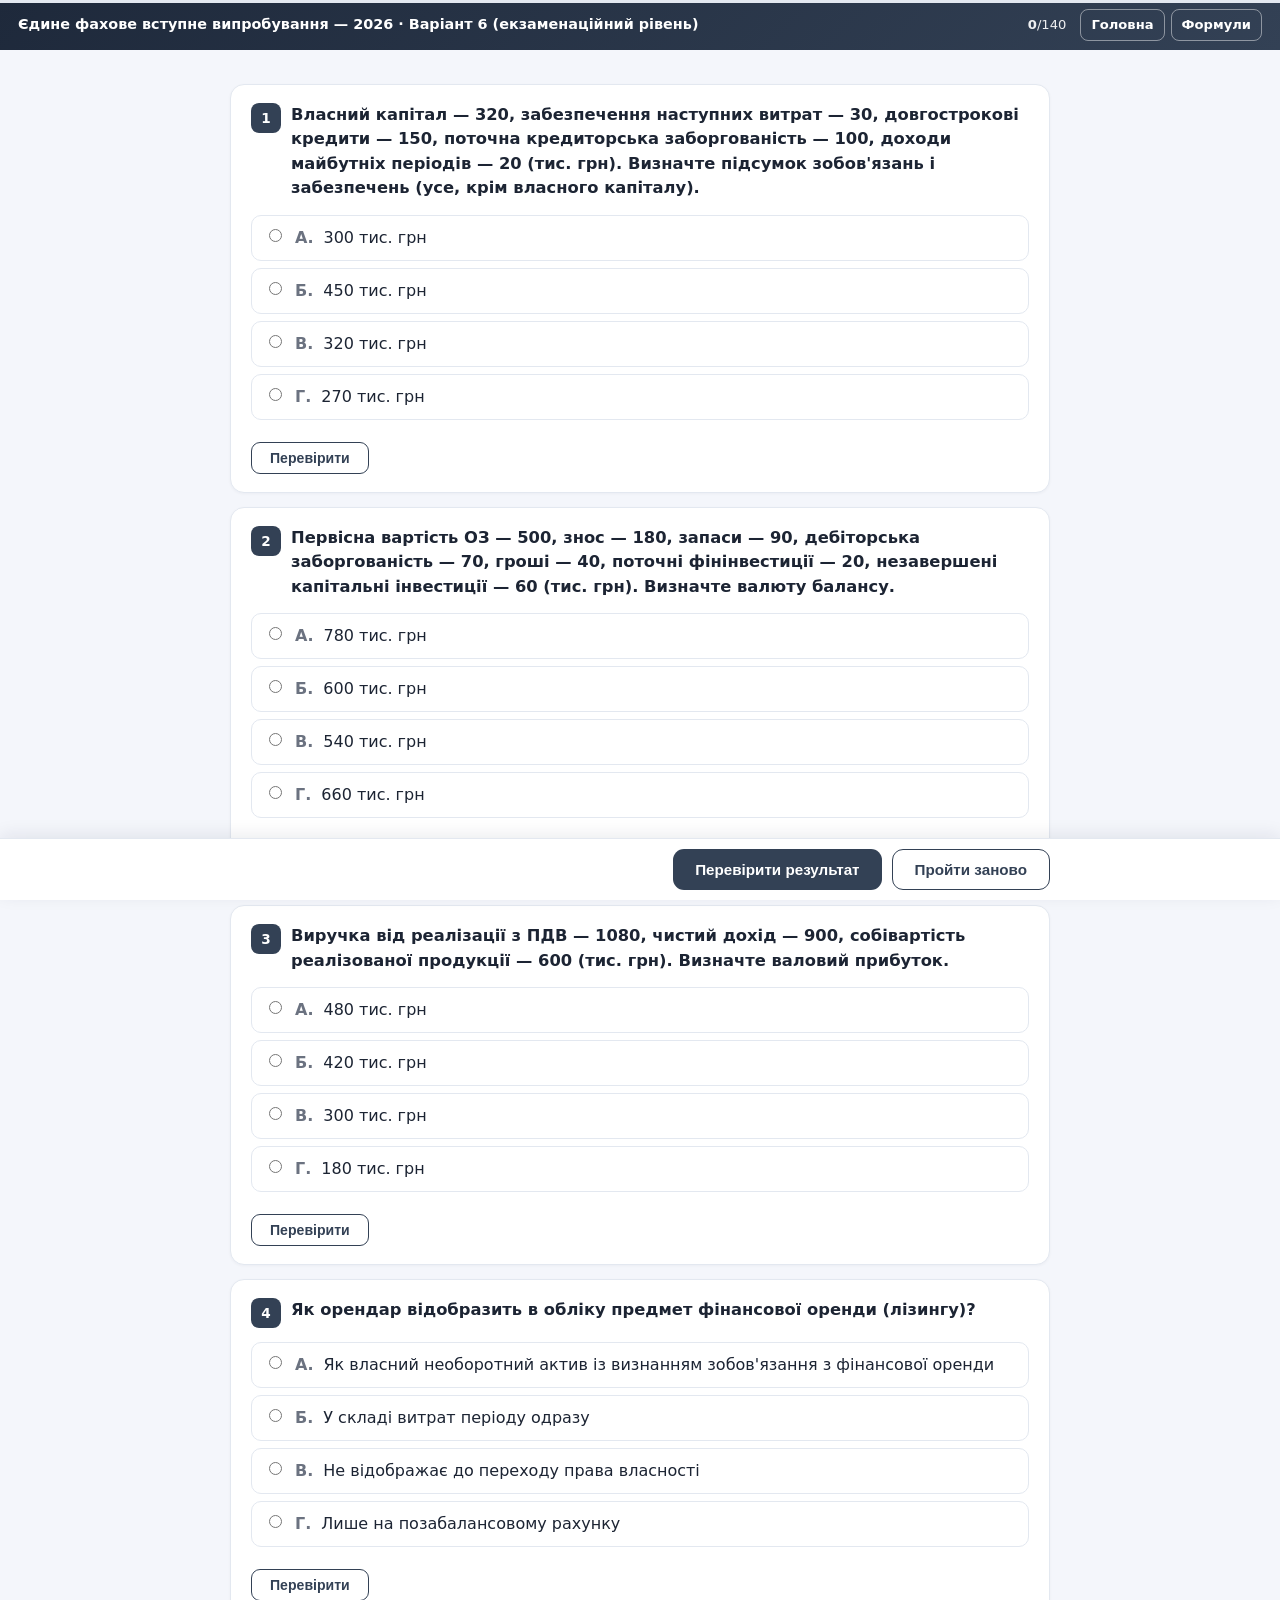
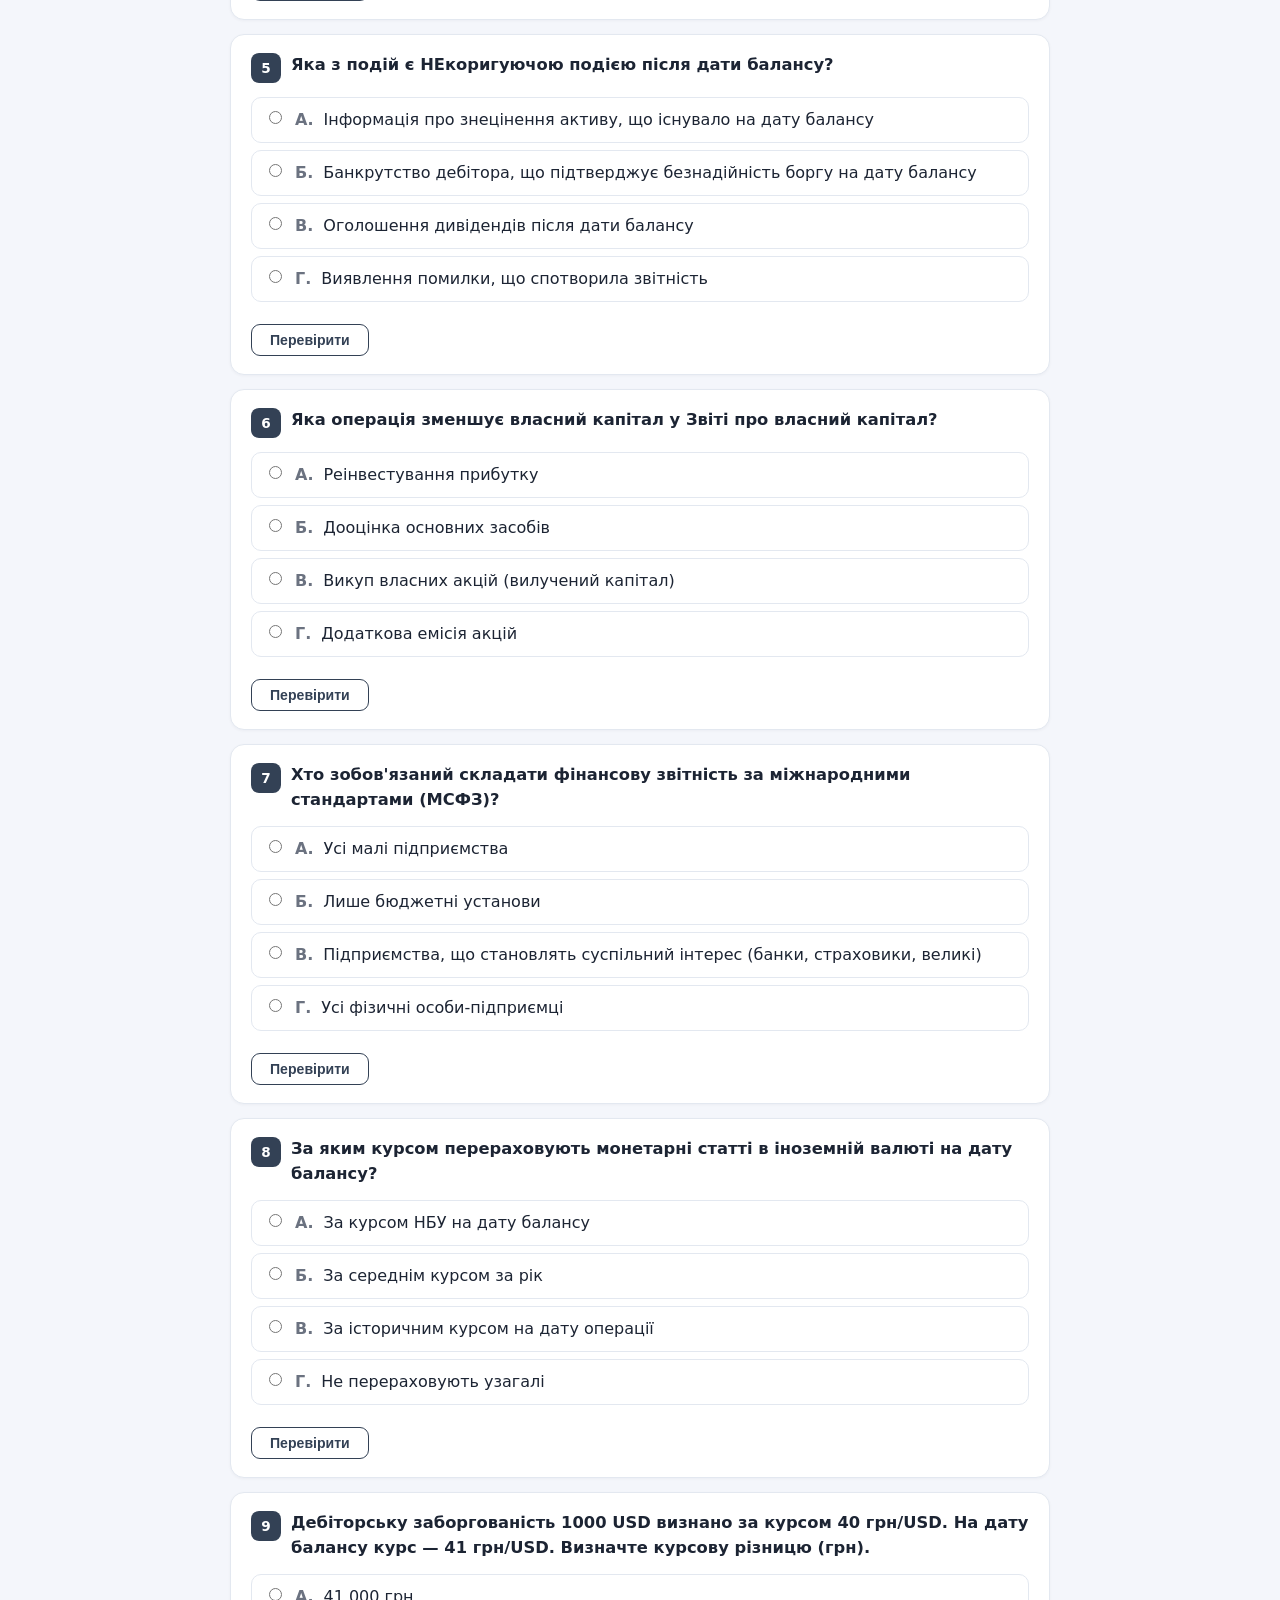
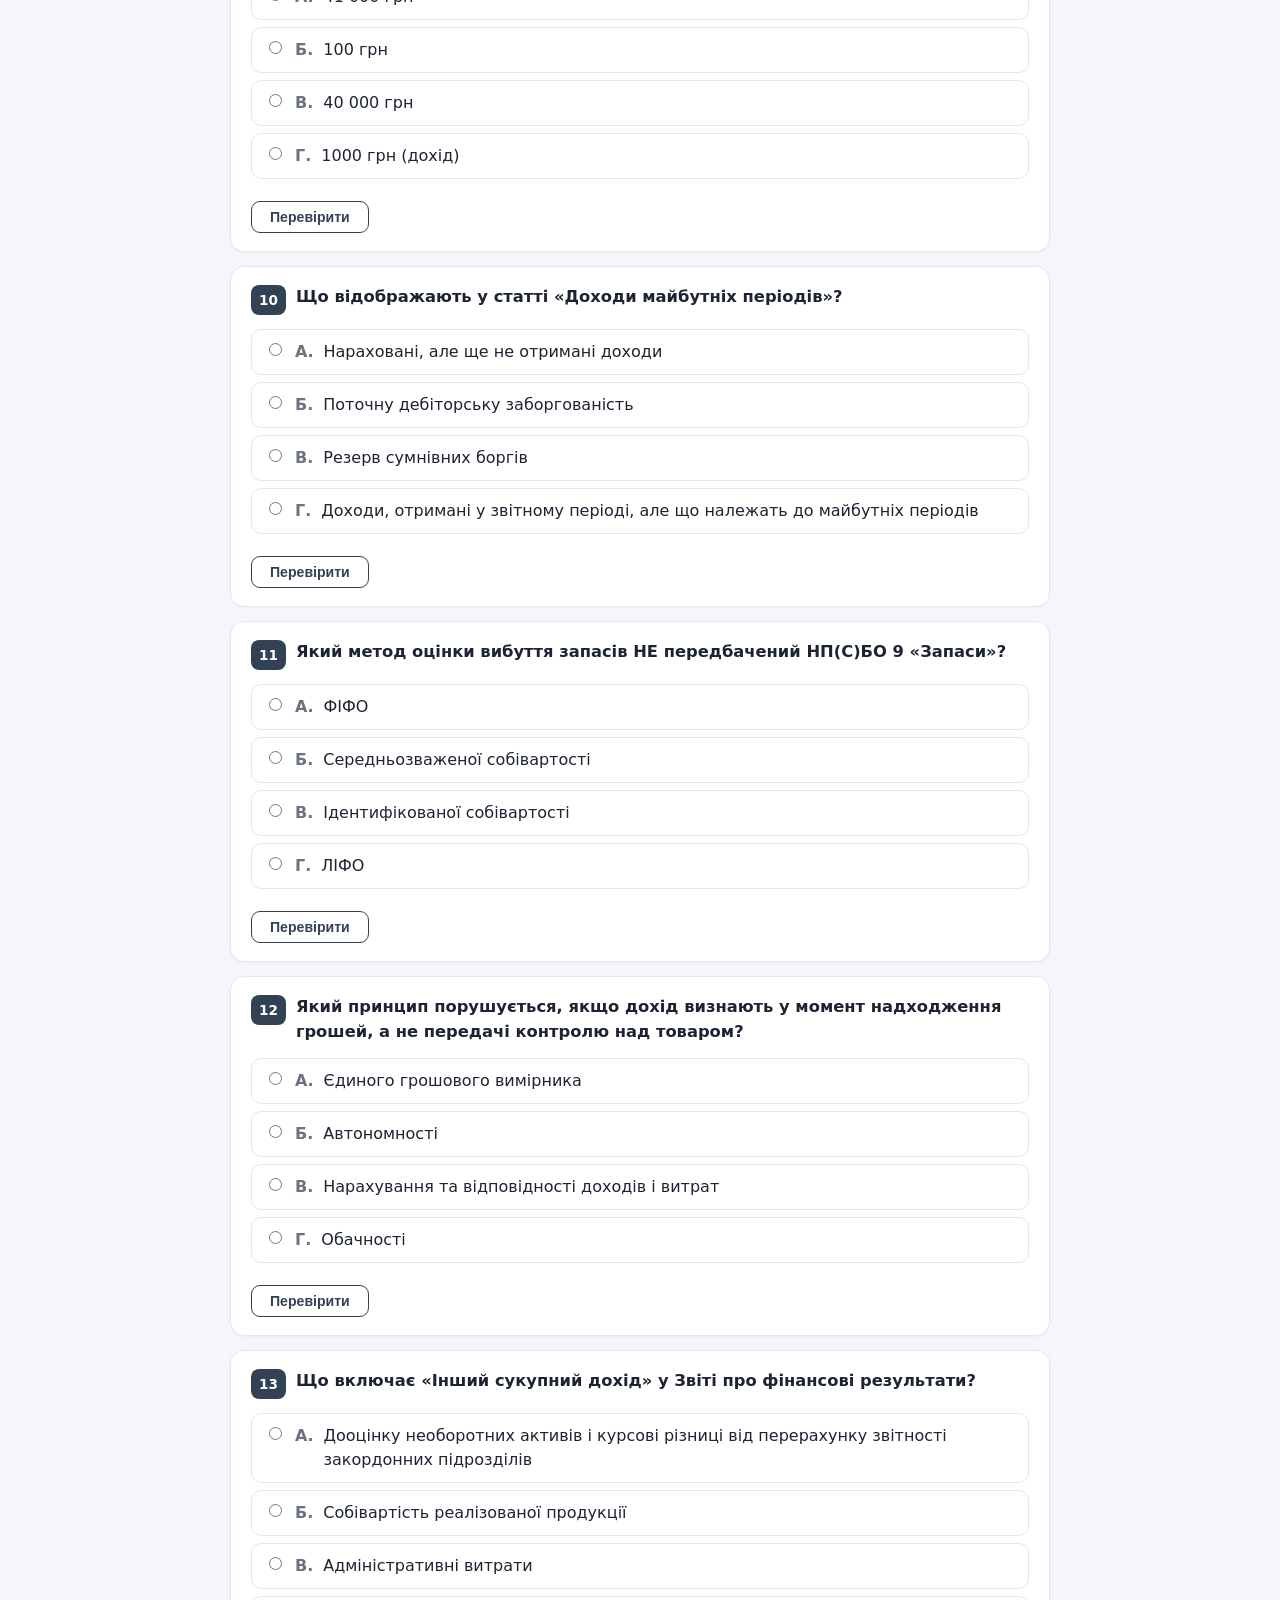
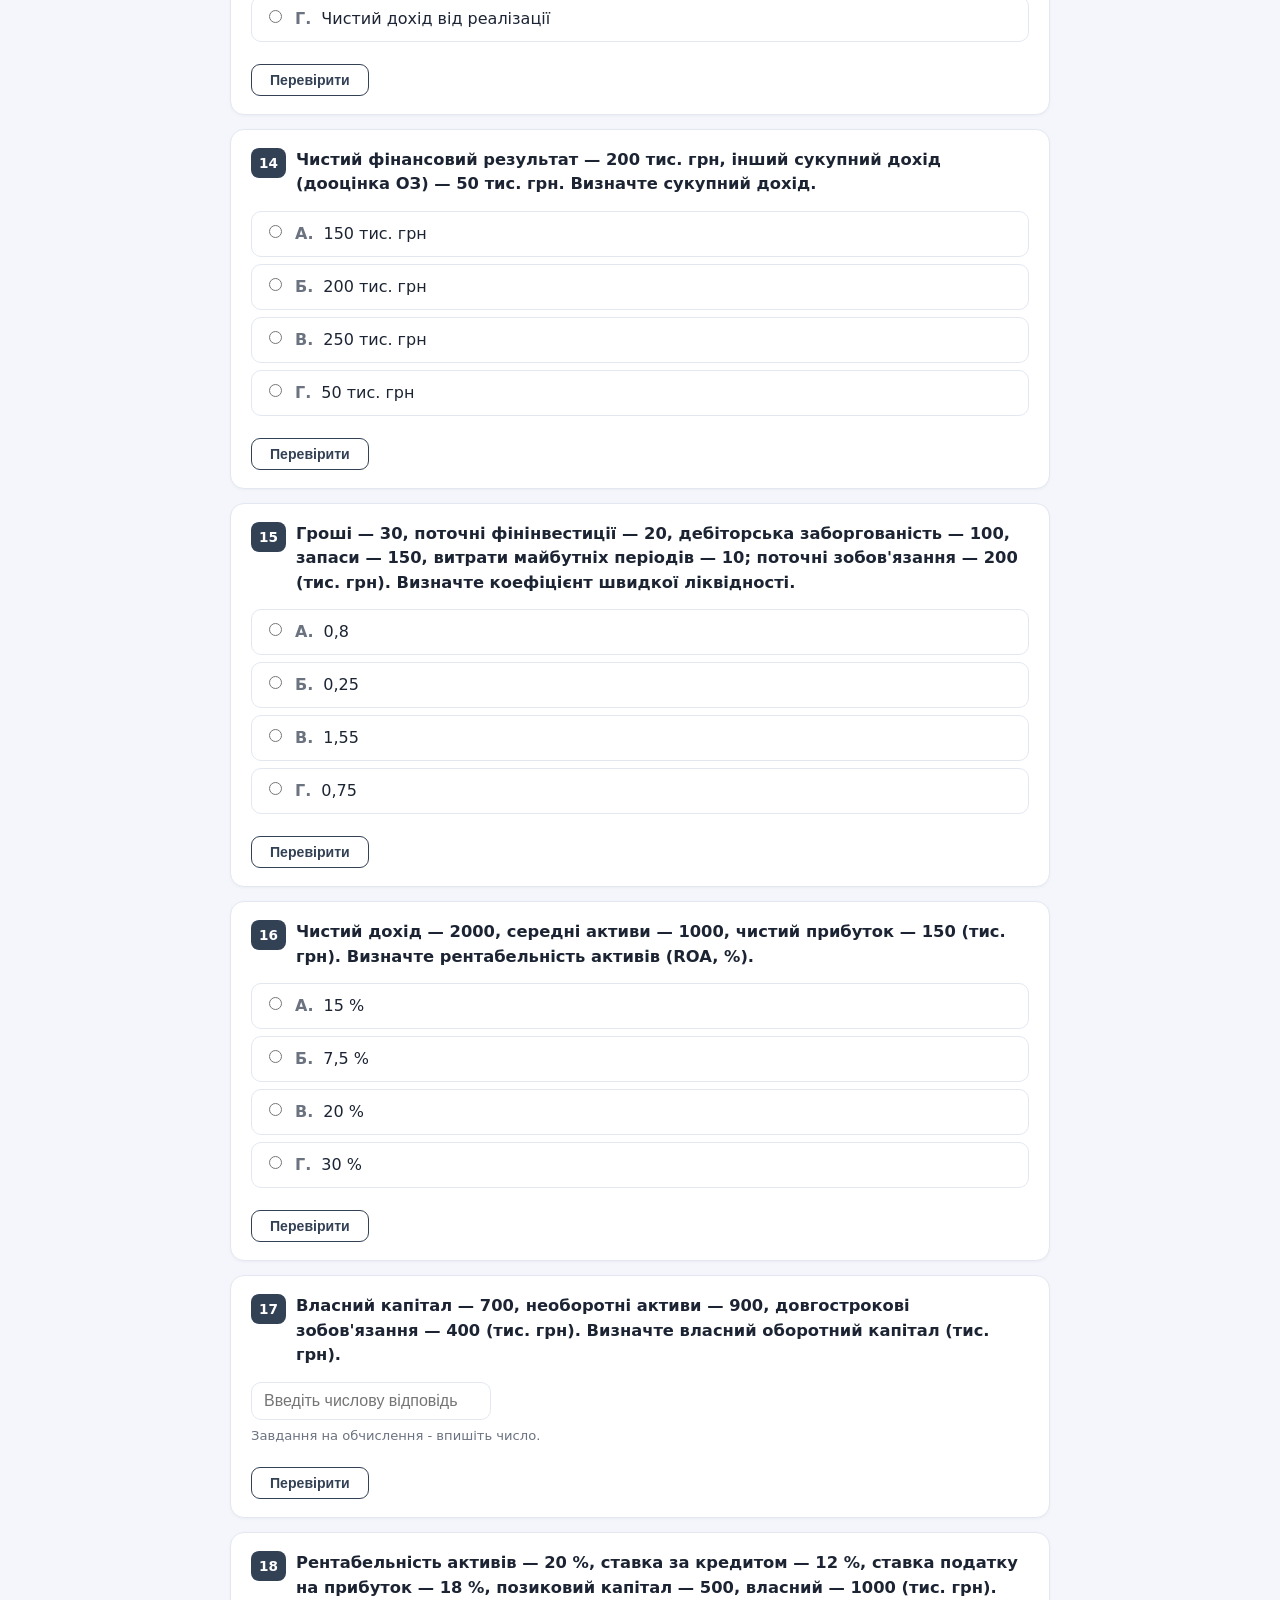
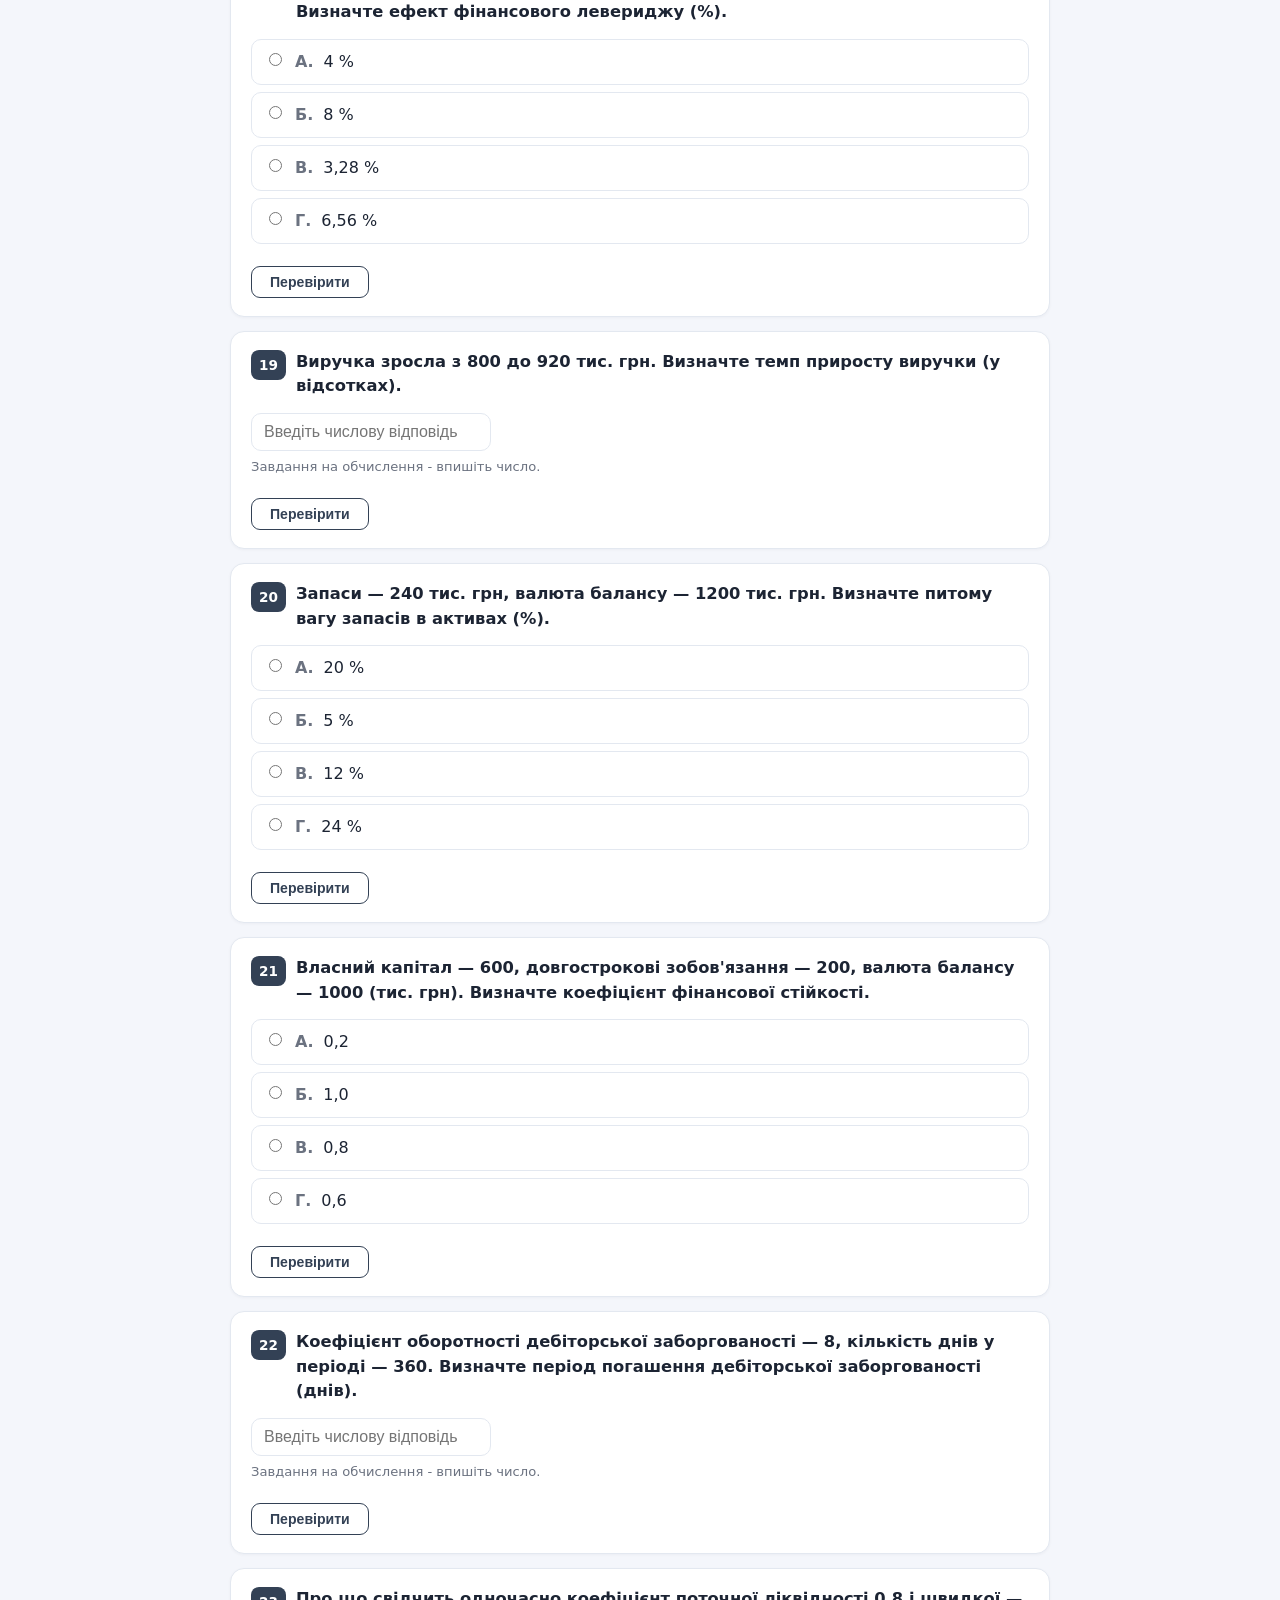
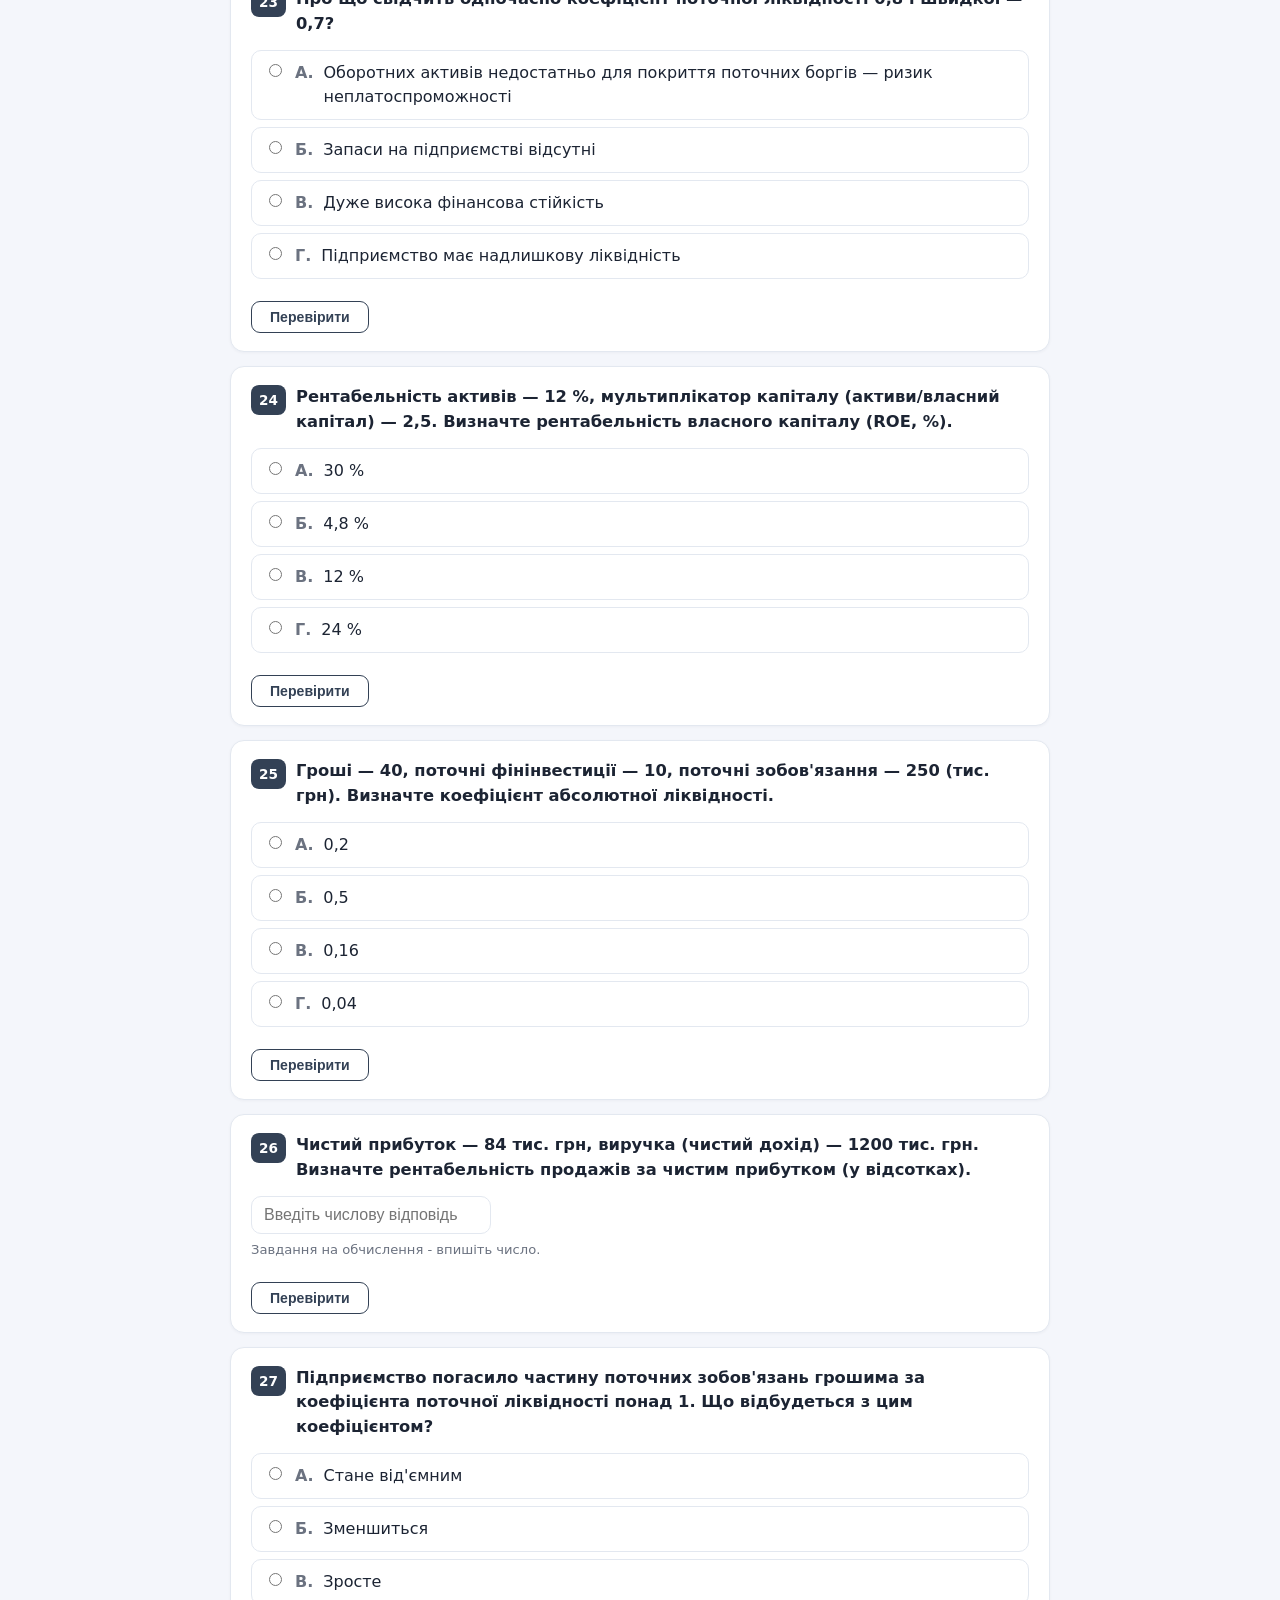
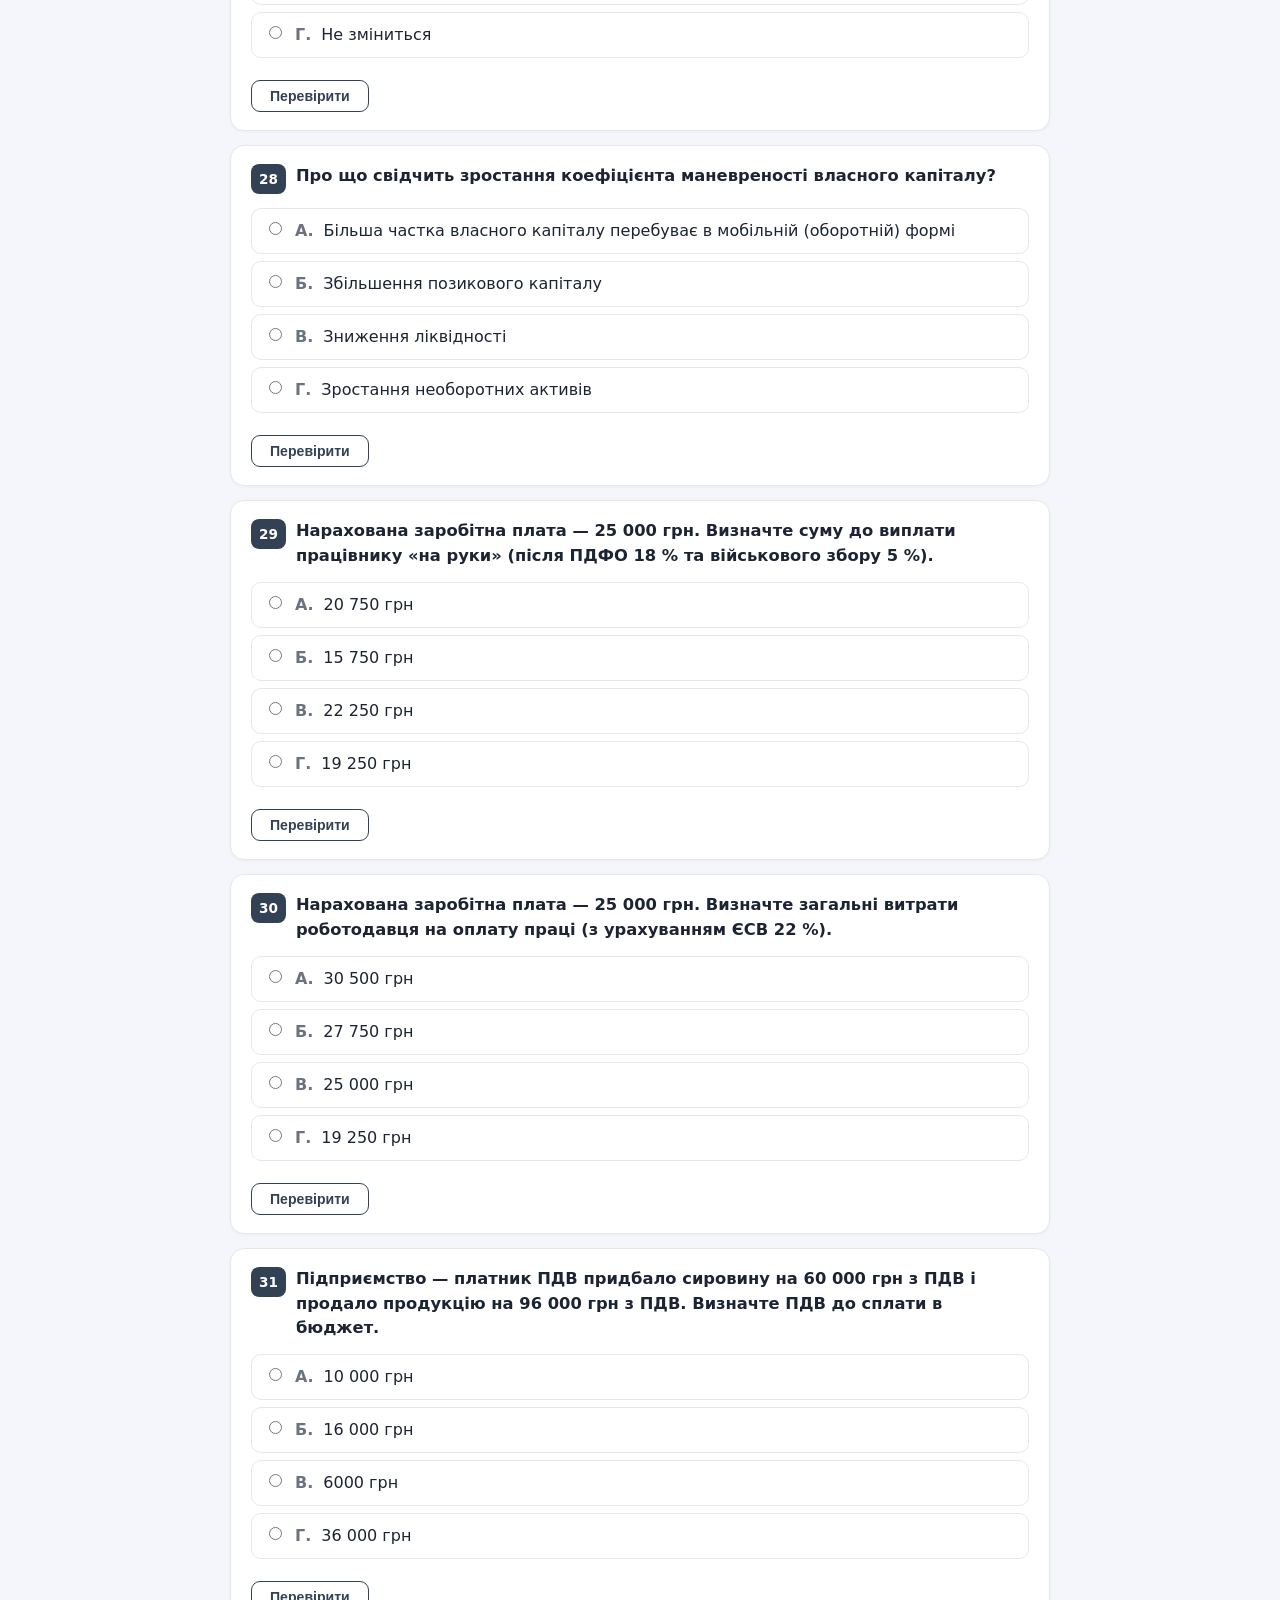
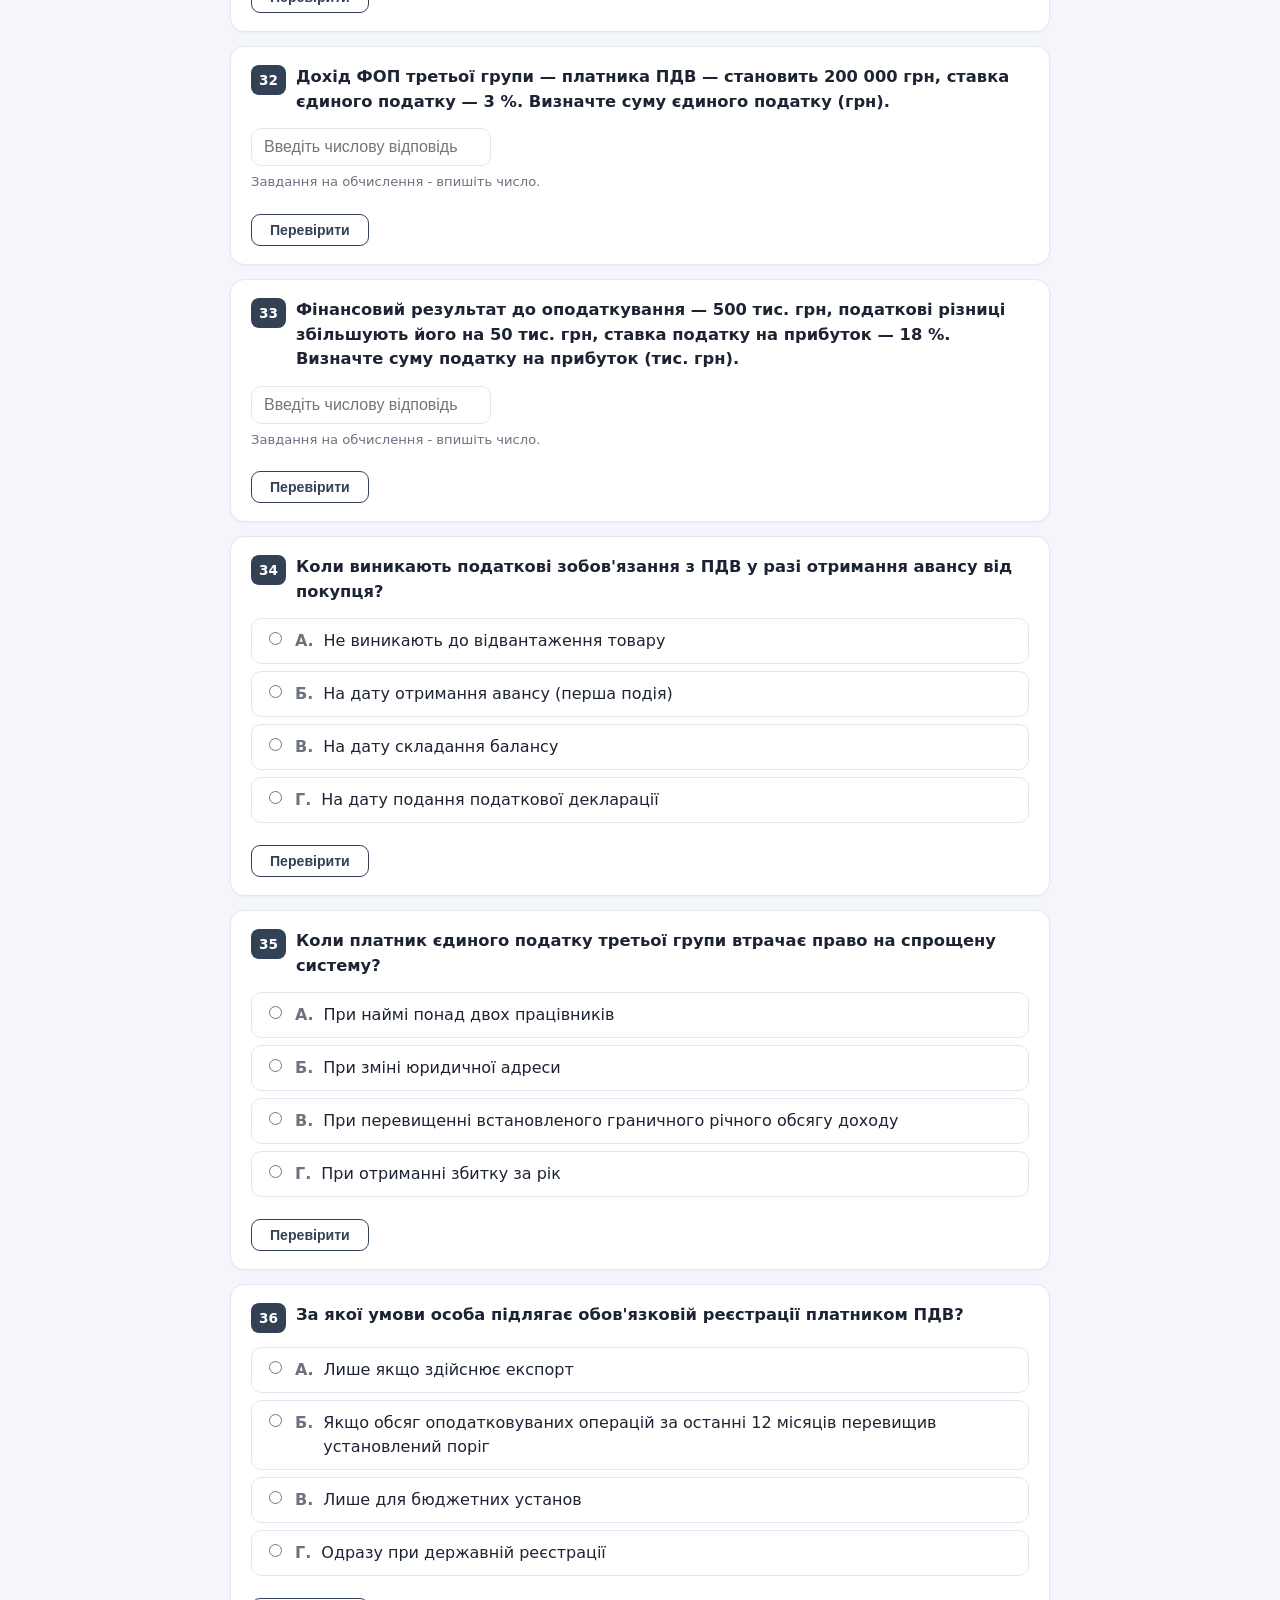
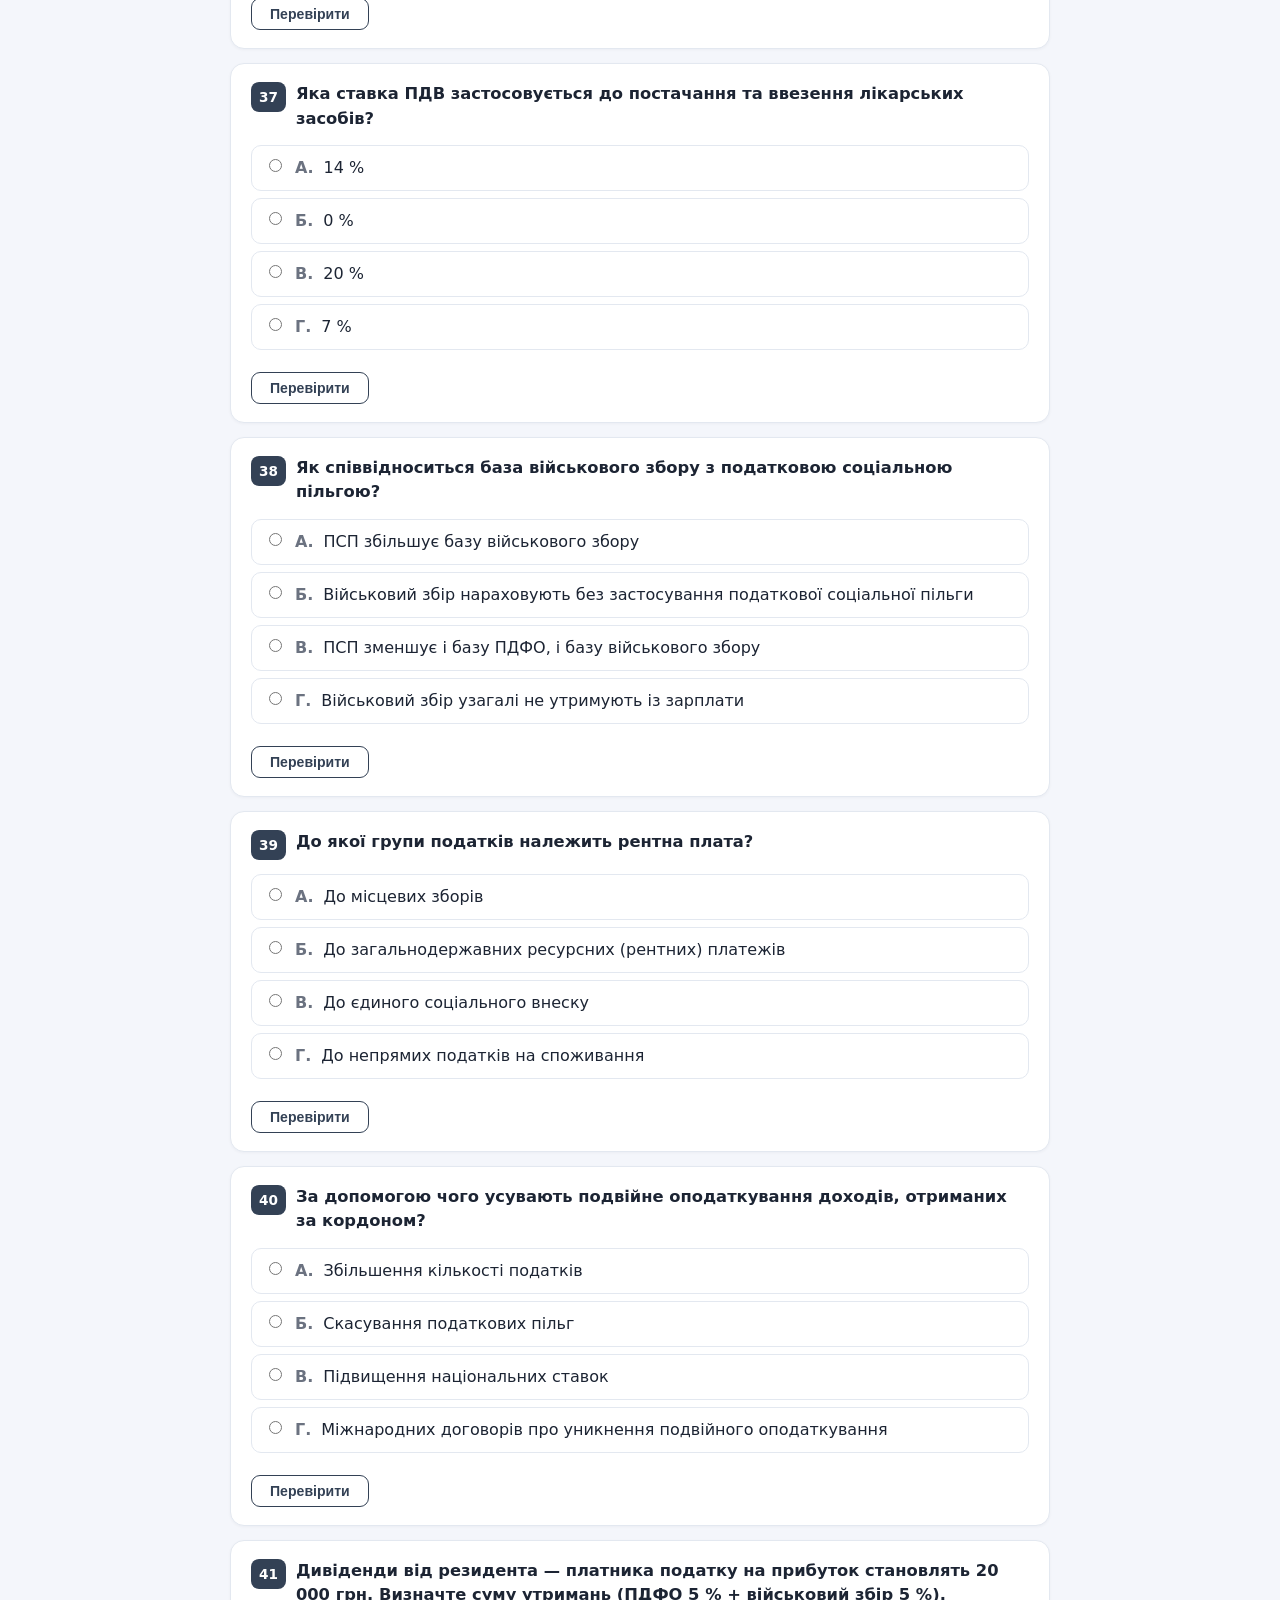
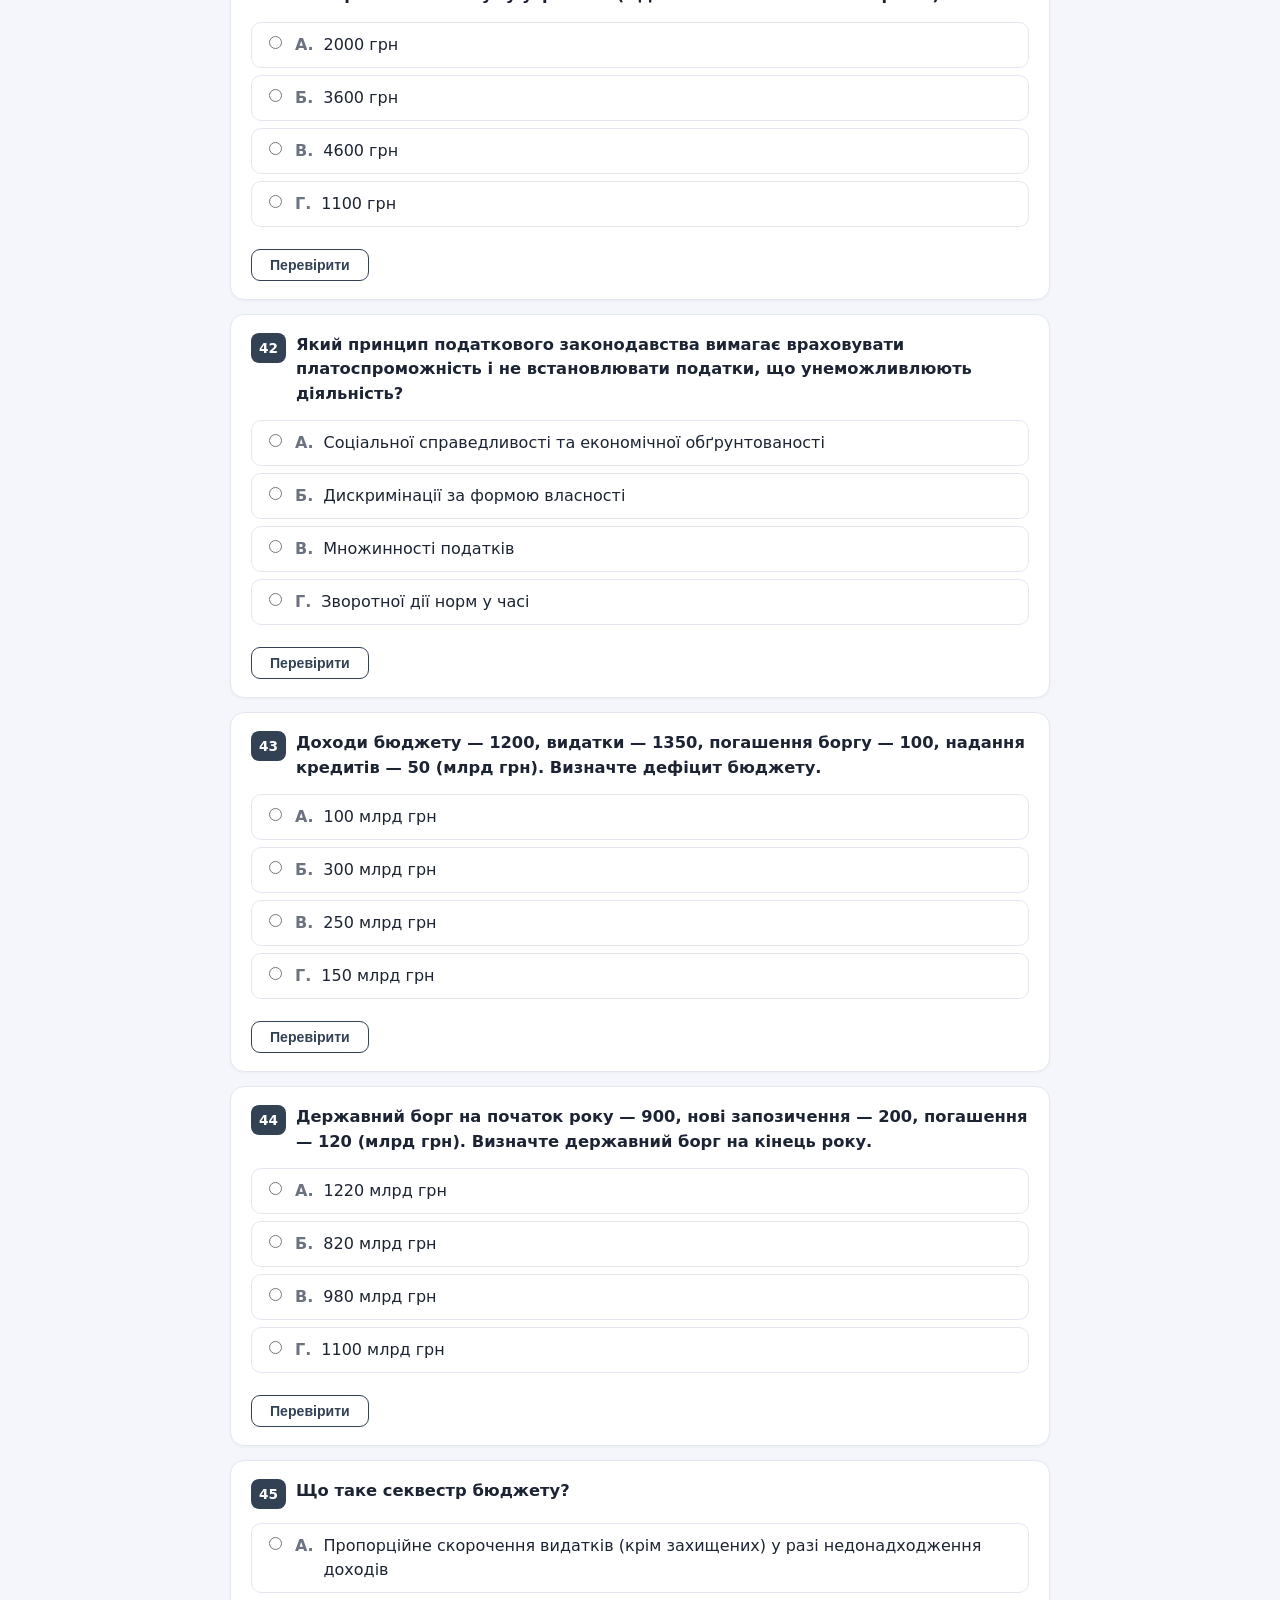
<file: docs/variant-6.html>
<!DOCTYPE html>
<html lang="uk">
<head>
<meta charset="UTF-8">
<meta name="viewport" content="width=device-width, initial-scale=1.0">
<title>ЄФВВ-2026 — Облік та фінанси (варіант 6, екзаменаційний рівень)</title>
<meta name="description" content="Облік та фінанси · екзаменаційний рівень за зразком офіційного тесту 2024 · переважно прикладні завдання (обчислення для вибору відповіді) · унікальні завдання · програма (наказ МОН від 15.10.2025 № 1362)">
<meta property="og:type" content="website">
<meta property="og:locale" content="uk_UA">
<meta property="og:title" content="ЄФВВ-2026 — Облік та фінанси (варіант 6, екзаменаційний рівень)">
<meta property="og:description" content="Облік та фінанси · екзаменаційний рівень за зразком офіційного тесту 2024 · переважно прикладні завдання (обчислення для вибору відповіді) · унікальні завдання · програма (наказ МОН від 15.10.2025 № 1362)">
<meta name="twitter:card" content="summary">
<link rel="icon" href="assets/favicon.svg">
<link rel="stylesheet" href="assets/quiz.css">
<style>:root{--brand:#334155;--brand-d:#1e293b;--hover:#f1f5f9}</style>
</head>
<body>
<div class="pline"><span class="pfill" id="pfill"></span></div>
<header class="topbar" id="topbar">
  <span class="ttl"><span class="t-full">Єдине фахове вступне випробування — 2026 · Варіант 6 (екзаменаційний рівень)</span><span class="t-short">Варіант 6 (екзаменаційний рівень)</span></span>
  <span class="pcount"><b id="answered">0</b>/<span id="total1"></span><span id="total2" hidden></span></span>
  <nav class="menu"><a href="index.html">Головна</a><a href="formulas.html">Формули</a></nav>
</header>

<div class="wrap" id="quiz"></div>

<footer>Пробний тест екзаменаційного рівня, укладений за зразком офіційного тесту 2024 року: переважно прикладні завдання з обчисленнями та близькими дистракторами. Унікальні завдання з поясненнями. Для самопідготовки.<div class="disclaimer">Неофіційний ресурс для самопідготовки. Не пов’язаний з МОН України чи УЦОЯО. Завдання авторські й не є офіційними завданнями ЄФВВ.</div></footer>

<div class="abar" id="abar">
  <div class="abar-inner">
    <div class="result" id="result">
      <span class="score" id="scoreLine"></span>
      <span class="pct" id="pctLine"></span>
      <span class="grade" id="gradeBadge"></span>
    </div>
    <div class="abar-btns">
      <button class="btn primary" id="check"><span class="t-full">Перевірити результат</span><span class="t-short">Результат</span></button>
      <button class="btn ghost" id="reset">Пройти заново</button>
    </div>
  </div>
</div>

<script>const QUESTIONS = [{"q": "Власний капітал — 320, забезпечення наступних витрат — 30, довгострокові кредити — 150, поточна кредиторська заборгованість — 100, доходи майбутніх періодів — 20 (тис. грн). Визначте підсумок зобов'язань і забезпечень (усе, крім власного капіталу).", "options": ["300 тис. грн", "450 тис. грн", "320 тис. грн", "270 тис. грн"], "correct": [0], "answer": null, "type": "mc", "explain": "До зобов'язань і забезпечень належить усе, крім власного капіталу: 30 + 150 + 100 + 20 = 300 тис. грн. Валюта балансу = 320 + 300 = 620 тис. грн.", "n": 1}, {"q": "Первісна вартість ОЗ — 500, знос — 180, запаси — 90, дебіторська заборгованість — 70, гроші — 40, поточні фінінвестиції — 20, незавершені капітальні інвестиції — 60 (тис. грн). Визначте валюту балансу.", "options": ["780 тис. грн", "600 тис. грн", "540 тис. грн", "660 тис. грн"], "correct": [1], "answer": null, "type": "mc", "explain": "ОЗ у балансі за залишковою вартістю: 500 − 180 = 320. Необоротні = 320 + 60 = 380. Оборотні = 90 + 70 + 40 + 20 = 220. Валюта = 380 + 220 = 600 тис. грн.", "n": 2}, {"q": "Виручка від реалізації з ПДВ — 1080, чистий дохід — 900, собівартість реалізованої продукції — 600 (тис. грн). Визначте валовий прибуток.", "options": ["480 тис. грн", "420 тис. грн", "300 тис. грн", "180 тис. грн"], "correct": [2], "answer": null, "type": "mc", "explain": "Валовий прибуток рахують від чистого доходу (без ПДВ): 900 − 600 = 300 тис. грн. Виручку з ПДВ (1080) у цьому розрахунку не використовують.", "n": 3}, {"q": "Як орендар відобразить в обліку предмет фінансової оренди (лізингу)?", "options": ["Як власний необоротний актив із визнанням зобов'язання з фінансової оренди", "У складі витрат періоду одразу", "Не відображає до переходу права власності", "Лише на позабалансовому рахунку"], "correct": [0], "answer": null, "type": "mc", "explain": "За принципом превалювання сутності над формою орендар обліковує фінансовий лізинг як придбання активу: визнає необоротний актив і відповідне зобов'язання, нараховує амортизацію.", "n": 4}, {"q": "Яка з подій є НЕкоригуючою подією після дати балансу?", "options": ["Інформація про знецінення активу, що існувало на дату балансу", "Банкрутство дебітора, що підтверджує безнадійність боргу на дату балансу", "Оголошення дивідендів після дати балансу", "Виявлення помилки, що спотворила звітність"], "correct": [2], "answer": null, "type": "mc", "explain": "Некоригуючі події свідчать про умови, що виникли вже після дати балансу (оголошення дивідендів, пожежа після звітної дати), — їх лише розкривають у примітках. Решта — коригуючі події.", "n": 5}, {"q": "Яка операція зменшує власний капітал у Звіті про власний капітал?", "options": ["Реінвестування прибутку", "Дооцінка основних засобів", "Викуп власних акцій (вилучений капітал)", "Додаткова емісія акцій"], "correct": [2], "answer": null, "type": "mc", "explain": "Викуп власних акцій формує вилучений капітал, що зменшує власний капітал. Дооцінка, емісія та реінвестування прибутку, навпаки, його збільшують.", "n": 6}, {"q": "Хто зобов'язаний складати фінансову звітність за міжнародними стандартами (МСФЗ)?", "options": ["Усі малі підприємства", "Лише бюджетні установи", "Підприємства, що становлять суспільний інтерес (банки, страховики, великі)", "Усі фізичні особи-підприємці"], "correct": [2], "answer": null, "type": "mc", "explain": "За Законом про бухоблік звітність за МСФЗ обов'язкова для підприємств, що становлять суспільний інтерес (банки, страхові компанії, великі підприємства, емітенти цінних паперів), та деяких інших.", "n": 7}, {"q": "За яким курсом перераховують монетарні статті в іноземній валюті на дату балансу?", "options": ["За курсом НБУ на дату балансу", "За середнім курсом за рік", "За історичним курсом на дату операції", "Не перераховують узагалі"], "correct": [0], "answer": null, "type": "mc", "explain": "Монетарні статті в інвалюті (гроші, грошова дебіторка/кредиторка) на дату балансу перераховують за курсом НБУ; виникають курсові різниці. Немонетарні статті залишають за історичним курсом.", "n": 8}, {"q": "Дебіторську заборгованість 1000 USD визнано за курсом 40 грн/USD. На дату балансу курс — 41 грн/USD. Визначте курсову різницю (грн).", "options": ["41 000 грн", "100 грн", "40 000 грн", "1000 грн (дохід)"], "correct": [3], "answer": null, "type": "mc", "explain": "Курсова різниця = сума валюти × (курс на дату балансу − курс визнання) = 1000 × (41 − 40) = 1000 грн. Для монетарної дебіторки зростання курсу дає дохід.", "n": 9}, {"q": "Що відображають у статті «Доходи майбутніх періодів»?", "options": ["Нараховані, але ще не отримані доходи", "Поточну дебіторську заборгованість", "Резерв сумнівних боргів", "Доходи, отримані у звітному періоді, але що належать до майбутніх періодів"], "correct": [3], "answer": null, "type": "mc", "explain": "Доходи майбутніх періодів — отримані наперед суми, що стосуються майбутніх періодів (наприклад, орендна плата наперед). Доходом їх визнають у тих періодах, яких вони стосуються.", "n": 10}, {"q": "Який метод оцінки вибуття запасів НЕ передбачений НП(С)БО 9 «Запаси»?", "options": ["ФІФО", "Середньозваженої собівартості", "Ідентифікованої собівартості", "ЛІФО"], "correct": [3], "answer": null, "type": "mc", "explain": "НП(С)БО 9 дозволяє ФІФО, середньозважену, ідентифіковану собівартість, нормативних затрат і ціни продажу. Метод ЛІФО скасований і не застосовується.", "n": 11}, {"q": "Який принцип порушується, якщо дохід визнають у момент надходження грошей, а не передачі контролю над товаром?", "options": ["Єдиного грошового вимірника", "Автономності", "Нарахування та відповідності доходів і витрат", "Обачності"], "correct": [2], "answer": null, "type": "mc", "explain": "Визнання доходу за касовим методом замість дати переходу контролю порушує принцип нарахування та відповідності: доходи й витрати визнають у періоді їх виникнення, незалежно від руху грошей.", "n": 12}, {"q": "Що включає «Інший сукупний дохід» у Звіті про фінансові результати?", "options": ["Дооцінку необоротних активів і курсові різниці від перерахунку звітності закордонних підрозділів", "Собівартість реалізованої продукції", "Адміністративні витрати", "Чистий дохід від реалізації"], "correct": [0], "answer": null, "type": "mc", "explain": "Інший сукупний дохід охоплює результати, що не проходять через прибуток/збиток: дооцінку (уцінку) необоротних активів, певні курсові різниці, частку іншого сукупного доходу асоційованих підприємств.", "n": 13}, {"q": "Чистий фінансовий результат — 200 тис. грн, інший сукупний дохід (дооцінка ОЗ) — 50 тис. грн. Визначте сукупний дохід.", "options": ["150 тис. грн", "200 тис. грн", "250 тис. грн", "50 тис. грн"], "correct": [2], "answer": null, "type": "mc", "explain": "Сукупний дохід = чистий фінансовий результат + інший сукупний дохід = 200 + 50 = 250 тис. грн. Він відображає всі зміни капіталу, крім операцій з власниками.", "n": 14}, {"q": "Гроші — 30, поточні фінінвестиції — 20, дебіторська заборгованість — 100, запаси — 150, витрати майбутніх періодів — 10; поточні зобов'язання — 200 (тис. грн). Визначте коефіцієнт швидкої ліквідності.", "options": ["0,8", "0,25", "1,55", "0,75"], "correct": [3], "answer": null, "type": "mc", "explain": "Швидка ліквідність = (гроші + поточні фінінвестиції + дебіторка) / поточні зобов'язання = (30 + 20 + 100) / 200 = 0,75. Запаси й витрати майбутніх періодів виключають.", "n": 15}, {"q": "Чистий дохід — 2000, середні активи — 1000, чистий прибуток — 150 (тис. грн). Визначте рентабельність активів (ROA, %).", "options": ["15 %", "7,5 %", "20 %", "30 %"], "correct": [0], "answer": null, "type": "mc", "explain": "ROA = чистий прибуток / середні активи = 150 / 1000 = 15 %. Те саме за Дюпоном: рентабельність продажів (7,5 %) × оборотність активів (2) = 15 %.", "n": 16}, {"q": "Власний капітал — 700, необоротні активи — 900, довгострокові зобов'язання — 400 (тис. грн). Визначте власний оборотний капітал (тис. грн).", "options": [], "correct": [], "answer": "200", "type": "num", "explain": "Власний оборотний капітал = (власний капітал + довгострокові зобов'язання) − необоротні активи = (700 + 400) − 900 = 200 тис. грн.", "n": 17}, {"q": "Рентабельність активів — 20 %, ставка за кредитом — 12 %, ставка податку на прибуток — 18 %, позиковий капітал — 500, власний — 1000 (тис. грн). Визначте ефект фінансового левериджу (%).", "options": ["4 %", "8 %", "3,28 %", "6,56 %"], "correct": [2], "answer": null, "type": "mc", "explain": "ЕФЛ = (1 − ставка податку) × (ROA − ставка%) × (позиковий/власний) = 0,82 × (20 − 12) × 0,5 = 3,28 %. На стільки позики підвищують рентабельність власного капіталу.", "n": 18}, {"q": "Виручка зросла з 800 до 920 тис. грн. Визначте темп приросту виручки (у відсотках).", "options": [], "correct": [], "answer": "15", "type": "num", "explain": "Темп приросту = (920 − 800) / 800 × 100 = 15 %. Це показник горизонтального аналізу.", "n": 19}, {"q": "Запаси — 240 тис. грн, валюта балансу — 1200 тис. грн. Визначте питому вагу запасів в активах (%).", "options": ["20 %", "5 %", "12 %", "24 %"], "correct": [0], "answer": null, "type": "mc", "explain": "Питома вага = стаття / валюта балансу × 100 = 240 / 1200 × 100 = 20 %. Це показник вертикального (структурного) аналізу.", "n": 20}, {"q": "Власний капітал — 600, довгострокові зобов'язання — 200, валюта балансу — 1000 (тис. грн). Визначте коефіцієнт фінансової стійкості.", "options": ["0,2", "1,0", "0,8", "0,6"], "correct": [2], "answer": null, "type": "mc", "explain": "Коефіцієнт фінансової стійкості = (власний капітал + довгострокові зобов'язання) / валюта балансу = (600 + 200) / 1000 = 0,8 — частка стабільних джерел фінансування.", "n": 21}, {"q": "Коефіцієнт оборотності дебіторської заборгованості — 8, кількість днів у періоді — 360. Визначте період погашення дебіторської заборгованості (днів).", "options": [], "correct": [], "answer": "45", "type": "num", "explain": "Період погашення = кількість днів / коефіцієнт оборотності = 360 / 8 = 45 днів.", "n": 22}, {"q": "Про що свідчить одночасно коефіцієнт поточної ліквідності 0,8 і швидкої — 0,7?", "options": ["Оборотних активів недостатньо для покриття поточних боргів — ризик неплатоспроможності", "Запаси на підприємстві відсутні", "Дуже висока фінансова стійкість", "Підприємство має надлишкову ліквідність"], "correct": [0], "answer": null, "type": "mc", "explain": "Обидва коефіцієнти нижчі за нормативи (поточна < 1; швидка нижча за 0,7–1,0), отже оборотних активів бракує для покриття поточних зобов'язань — ризик неплатоспроможності.", "n": 23}, {"q": "Рентабельність активів — 12 %, мультиплікатор капіталу (активи/власний капітал) — 2,5. Визначте рентабельність власного капіталу (ROE, %).", "options": ["30 %", "4,8 %", "12 %", "24 %"], "correct": [0], "answer": null, "type": "mc", "explain": "За Дюпоном ROE = ROA × мультиплікатор капіталу = 12 % × 2,5 = 30 %. Мультиплікатор відображає фінансовий важіль.", "n": 24}, {"q": "Гроші — 40, поточні фінінвестиції — 10, поточні зобов'язання — 250 (тис. грн). Визначте коефіцієнт абсолютної ліквідності.", "options": ["0,2", "0,5", "0,16", "0,04"], "correct": [0], "answer": null, "type": "mc", "explain": "Кабс = (гроші + поточні фінінвестиції) / поточні зобов'язання = (40 + 10) / 250 = 0,2 — на нижній межі нормативу.", "n": 25}, {"q": "Чистий прибуток — 84 тис. грн, виручка (чистий дохід) — 1200 тис. грн. Визначте рентабельність продажів за чистим прибутком (у відсотках).", "options": [], "correct": [], "answer": "7", "type": "num", "explain": "Рентабельність продажів = чистий прибуток / чистий дохід × 100 = 84 / 1200 × 100 = 7 %.", "n": 26}, {"q": "Підприємство погасило частину поточних зобов'язань грошима за коефіцієнта поточної ліквідності понад 1. Що відбудеться з цим коефіцієнтом?", "options": ["Стане від'ємним", "Зменшиться", "Зросте", "Не зміниться"], "correct": [2], "answer": null, "type": "mc", "explain": "Сплата зменшує і оборотні активи, і поточні зобов'язання на однакову суму. Якщо коефіцієнт був більший за 1, видалення рівної суми з чисельника й знаменника збільшує його значення.", "n": 27}, {"q": "Про що свідчить зростання коефіцієнта маневреності власного капіталу?", "options": ["Більша частка власного капіталу перебуває в мобільній (оборотній) формі", "Збільшення позикового капіталу", "Зниження ліквідності", "Зростання необоротних активів"], "correct": [0], "answer": null, "type": "mc", "explain": "Коефіцієнт маневреності = власний оборотний капітал / власний капітал. Його зростання означає, що більша частка власного капіталу вкладена в оборотні активи, підвищуючи гнучкість фінансування.", "n": 28}, {"q": "Нарахована заробітна плата — 25 000 грн. Визначте суму до виплати працівнику «на руки» (після ПДФО 18 % та військового збору 5 %).", "options": ["20 750 грн", "15 750 грн", "22 250 грн", "19 250 грн"], "correct": [3], "answer": null, "type": "mc", "explain": "Утримання = 25 000 × (18 % + 5 %) = 5750 грн. До виплати = 25 000 − 5750 = 19 250 грн.", "n": 29}, {"q": "Нарахована заробітна плата — 25 000 грн. Визначте загальні витрати роботодавця на оплату праці (з урахуванням ЄСВ 22 %).", "options": ["30 500 грн", "27 750 грн", "25 000 грн", "19 250 грн"], "correct": [0], "answer": null, "type": "mc", "explain": "Витрати роботодавця = зарплата + ЄСВ = 25 000 + 25 000 × 22 % = 25 000 + 5500 = 30 500 грн.", "n": 30}, {"q": "Підприємство — платник ПДВ придбало сировину на 60 000 грн з ПДВ і продало продукцію на 96 000 грн з ПДВ. Визначте ПДВ до сплати в бюджет.", "options": ["10 000 грн", "16 000 грн", "6000 грн", "36 000 грн"], "correct": [2], "answer": null, "type": "mc", "explain": "Податкове зобов'язання = 96 000 × 20/120 = 16 000. Податковий кредит = 60 000 × 20/120 = 10 000. До сплати = 16 000 − 10 000 = 6000 грн.", "n": 31}, {"q": "Дохід ФОП третьої групи — платника ПДВ — становить 200 000 грн, ставка єдиного податку — 3 %. Визначте суму єдиного податку (грн).", "options": [], "correct": [], "answer": "6000", "type": "num", "explain": "Для платника ПДВ третьої групи ставка єдиного податку — 3 % від доходу: 200 000 × 3 % = 6000 грн.", "n": 32}, {"q": "Фінансовий результат до оподаткування — 500 тис. грн, податкові різниці збільшують його на 50 тис. грн, ставка податку на прибуток — 18 %. Визначте суму податку на прибуток (тис. грн).", "options": [], "correct": [], "answer": "99", "type": "num", "explain": "Об'єкт оподаткування = фінрезультат ± податкові різниці = 500 + 50 = 550. Податок = 550 × 18 % = 99 тис. грн.", "n": 33}, {"q": "Коли виникають податкові зобов'язання з ПДВ у разі отримання авансу від покупця?", "options": ["Не виникають до відвантаження товару", "На дату отримання авансу (перша подія)", "На дату складання балансу", "На дату подання податкової декларації"], "correct": [1], "answer": null, "type": "mc", "explain": "За правилом першої події отримання авансу (передоплати) є першою подією, тож податкові зобов'язання з ПДВ виникають на дату зарахування коштів.", "n": 34}, {"q": "Коли платник єдиного податку третьої групи втрачає право на спрощену систему?", "options": ["При наймі понад двох працівників", "При зміні юридичної адреси", "При перевищенні встановленого граничного річного обсягу доходу", "При отриманні збитку за рік"], "correct": [2], "answer": null, "type": "mc", "explain": "Перевищення граничного річного обсягу доходу зобов'язує перейти на загальну систему (з оподаткуванням суми перевищення за підвищеною ставкою). Кількість найманих для третьої групи не обмежена.", "n": 35}, {"q": "За якої умови особа підлягає обов'язковій реєстрації платником ПДВ?", "options": ["Лише якщо здійснює експорт", "Якщо обсяг оподатковуваних операцій за останні 12 місяців перевищив установлений поріг", "Лише для бюджетних установ", "Одразу при державній реєстрації"], "correct": [1], "answer": null, "type": "mc", "explain": "Обов'язкова реєстрація платником ПДВ настає при перевищенні граничного обсягу оподатковуваних операцій за останні 12 календарних місяців (1 млн грн). До цього реєстрація добровільна.", "n": 36}, {"q": "Яка ставка ПДВ застосовується до постачання та ввезення лікарських засобів?", "options": ["14 %", "0 %", "20 %", "7 %"], "correct": [3], "answer": null, "type": "mc", "explain": "Лікарські засоби та медичні вироби оподатковують ПДВ за зниженою ставкою 7 %. Базова ставка — 20 %, для окремої сільгосппродукції — 14 %, експорт — 0 %.", "n": 37}, {"q": "Як співвідноситься база військового збору з податковою соціальною пільгою?", "options": ["ПСП збільшує базу військового збору", "Військовий збір нараховують без застосування податкової соціальної пільги", "ПСП зменшує і базу ПДФО, і базу військового збору", "Військовий збір узагалі не утримують із зарплати"], "correct": [1], "answer": null, "type": "mc", "explain": "Військовий збір справляється з того самого доходу, що й ПДФО, але без зменшення на податкову соціальну пільгу — ПСП зменшує лише базу ПДФО.", "n": 38}, {"q": "До якої групи податків належить рентна плата?", "options": ["До місцевих зборів", "До загальнодержавних ресурсних (рентних) платежів", "До єдиного соціального внеску", "До непрямих податків на споживання"], "correct": [1], "answer": null, "type": "mc", "explain": "Рентна плата справляється за користування природними ресурсами (надра, ліс, вода, радіочастоти) і є загальнодержавним ресурсним платежем.", "n": 39}, {"q": "За допомогою чого усувають подвійне оподаткування доходів, отриманих за кордоном?", "options": ["Збільшення кількості податків", "Скасування податкових пільг", "Підвищення національних ставок", "Міжнародних договорів про уникнення подвійного оподаткування"], "correct": [3], "answer": null, "type": "mc", "explain": "Подвійне оподаткування усувають через міжнародні конвенції про уникнення подвійного оподаткування, які передбачають залік податку, сплаченого за кордоном.", "n": 40}, {"q": "Дивіденди від резидента — платника податку на прибуток становлять 20 000 грн. Визначте суму утримань (ПДФО 5 % + військовий збір 5 %).", "options": ["2000 грн", "3600 грн", "4600 грн", "1100 грн"], "correct": [0], "answer": null, "type": "mc", "explain": "Дивіденди від резидента-платника прибутку оподатковують ПДФО 5 % + військовий збір 5 % = 10 %. Утримання = 20 000 × 10 % = 2000 грн.", "n": 41}, {"q": "Який принцип податкового законодавства вимагає враховувати платоспроможність і не встановлювати податки, що унеможливлюють діяльність?", "options": ["Соціальної справедливості та економічної обґрунтованості", "Дискримінації за формою власності", "Множинності податків", "Зворотної дії норм у часі"], "correct": [0], "answer": null, "type": "mc", "explain": "Принципи соціальної справедливості та економічної обґрунтованості вимагають установлювати податки з урахуванням платоспроможності й доцільності, не допускаючи руйнівного для діяльності навантаження.", "n": 42}, {"q": "Доходи бюджету — 1200, видатки — 1350, погашення боргу — 100, надання кредитів — 50 (млрд грн). Визначте дефіцит бюджету.", "options": ["100 млрд грн", "300 млрд грн", "250 млрд грн", "150 млрд грн"], "correct": [3], "answer": null, "type": "mc", "explain": "Дефіцит = видатки − доходи = 1350 − 1200 = 150 млрд грн. Погашення боргу й кредитування відображають у фінансуванні, а не у визначенні дефіциту.", "n": 43}, {"q": "Державний борг на початок року — 900, нові запозичення — 200, погашення — 120 (млрд грн). Визначте державний борг на кінець року.", "options": ["1220 млрд грн", "820 млрд грн", "980 млрд грн", "1100 млрд грн"], "correct": [2], "answer": null, "type": "mc", "explain": "Держборг на кінець = борг на початок + нові запозичення − погашення = 900 + 200 − 120 = 980 млрд грн.", "n": 44}, {"q": "Що таке секвестр бюджету?", "options": ["Пропорційне скорочення видатків (крім захищених) у разі недонадходження доходів", "Емісія грошей для покриття дефіциту", "Збільшення видатків бюджету", "Підвищення ставок податків"], "correct": [0], "answer": null, "type": "mc", "explain": "Секвестр — механізм пропорційного скорочення затверджених видатків (крім захищених статей) у разі недонадходження доходів, щоб уникнути неконтрольованого дефіциту.", "n": 45}, {"q": "Що таке бюджетне зобов'язання?", "options": ["Розміщене розпорядником зобов'язання сплатити кошти в межах асигнувань", "Сума сплачених податків", "Кредит комерційного банку", "Залишок коштів на єдиному казначейському рахунку"], "correct": [0], "answer": null, "type": "mc", "explain": "Бюджетне зобов'язання виникає, коли розпорядник укладає договір чи розміщує замовлення на сплату коштів у межах бюджетних асигнувань (повноважень на витрачання).", "n": 46}, {"q": "Які доходи формують загальний фонд місцевого бюджету?", "options": ["Закріплена частина ПДФО та місцеві податки і збори", "Лише власні надходження бюджетних установ", "Тільки субвенції з державного бюджету", "Виключно надходження ПДВ"], "correct": [0], "answer": null, "type": "mc", "explain": "Загальний фонд місцевих бюджетів формують насамперед закріплена частина ПДФО, місцеві податки і збори та базова дотація. Власні надходження установ ідуть до спеціального фонду.", "n": 47}, {"q": "Що передбачає бюджетна децентралізація?", "options": ["Концентрацію всіх коштів у центрі", "Скасування місцевих бюджетів", "Розширення повноважень і фінансової бази місцевого самоврядування", "Заборону міжбюджетних трансфертів"], "correct": [2], "answer": null, "type": "mc", "explain": "Бюджетна децентралізація — це передача повноважень і ресурсів на місцевий рівень (закріплення доходів, реформа міжбюджетних відносин), що посилює самостійність громад.", "n": 48}, {"q": "Що таке реверсна дотація?", "options": ["Передача коштів із місцевого бюджету до державного при високій податкоспроможності", "Цільова субвенція на освіту", "Кредит банку місцевому бюджету", "Дотація з державного бюджету місцевому"], "correct": [0], "answer": null, "type": "mc", "explain": "Реверсна дотація — кошти, що передаються з місцевого бюджету до державного у системі горизонтального вирівнювання, коли податкоспроможність громади перевищує середній рівень.", "n": 49}, {"q": "Що означає принцип ефективності та результативності бюджетної системи?", "options": ["Обов'язкове повне витрачання всіх коштів", "Збільшення штату бюджетних установ", "Рівність доходів і видатків", "Досягнення цілей за залучення мінімального обсягу коштів або максимуму результату за наявних ресурсів"], "correct": [3], "answer": null, "type": "mc", "explain": "Принцип ефективності та результативності вимагає досягати запланованих цілей із використанням найменшого обсягу коштів або отримувати найкращий результат за визначеного обсягу ресурсів.", "n": 50}, {"q": "Чи можлива одночасно профіцитність спеціального фонду і дефіцитність загального фонду бюджету?", "options": ["Так, але лише для державного бюджету", "Так, бо фонди планують і виконують окремо", "Ні, це завжди помилка обліку", "Ні, це прямо заборонено"], "correct": [1], "answer": null, "type": "mc", "explain": "Загальний і спеціальний фонди бюджету планують та виконують окремо, тож можлива одночасна дефіцитність одного й профіцитність іншого; загальний показник визначають сукупно.", "n": 51}, {"q": "Яке місце посідають державні цільові фонди (Пенсійний фонд) у бюджетній системі?", "options": ["Не входять до складу державного та місцевих бюджетів (мають власні бюджети)", "Належать до спеціального фонду громад", "Є частиною державного бюджету", "Є місцевими бюджетами"], "correct": [0], "answer": null, "type": "mc", "explain": "Державні соціальні цільові фонди (Пенсійний, фонди соцстрахування) мають власні бюджети й не входять до складу Державного та місцевих бюджетів, хоча взаємодіють із ними.", "n": 52}, {"q": "Що передбачає програмно-цільовий метод бюджетування?", "options": ["Повну відмову від планування", "Складання бюджету за програмами з визначенням цілей і показників результативності", "Лише річне планування без визначення цілей", "Розподіл коштів від досягнутого рівня"], "correct": [1], "answer": null, "type": "mc", "explain": "Програмно-цільовий метод формує видатки за бюджетними програмами з чіткими цілями, завданнями та показниками результативності, що дає змогу оцінювати ефективність витрат.", "n": 53}, {"q": "Що таке бюджетний розпис?", "options": ["Документ помісячного (поквартального) розподілу доходів і видатків у межах бюджетного року", "Кошторис приватного підприємства", "Закон про Державний бюджет", "Податкова декларація платника"], "correct": [0], "answer": null, "type": "mc", "explain": "Бюджетний розпис деталізує затверджений бюджет у часі (за місяцями/кварталами) та за розпорядниками, забезпечуючи рівномірне й контрольоване виконання.", "n": 54}, {"q": "Що є бюджетним правопорушенням?", "options": ["Затримка зарплати приватною фірмою", "Недотримання норм Бюджетного кодексу учасником бюджетного процесу (нецільове використання тощо)", "Помилка в податковій декларації фізособи", "Несплата ПДВ підприємством"], "correct": [1], "answer": null, "type": "mc", "explain": "Бюджетне правопорушення — дія чи бездіяльність розпорядника/одержувача коштів, що порушує Бюджетний кодекс (нецільове використання, взяття зобов'язань понад асигнування тощо).", "n": 55}, {"q": "Який орган здійснює зовнішній аудит виконання Державного бюджету від імені Верховної Ради?", "options": ["Кабінет Міністрів", "Національний банк", "Державна казначейська служба", "Рахункова палата"], "correct": [3], "answer": null, "type": "mc", "explain": "Рахункова палата здійснює зовнішній державний фінансовий контроль (аудит) надходжень і використання коштів Державного бюджету від імені парламенту. Казначейство веде касове виконання.", "n": 56}, {"q": "Залишок — 40 од. по 15 грн. Придбано 60 од. по 18 грн і 100 од. по 20 грн. Реалізовано 150 од. Визначте собівартість реалізованих запасів за ФІФО (грн).", "options": ["2680 грн", "2700 грн", "2850 грн", "2600 грн"], "correct": [0], "answer": null, "type": "mc", "explain": "За ФІФО: 40×15 + 60×18 + 50×20 = 600 + 1080 + 1000 = 2680 грн. Залишок 50×20 = 1000 грн.", "n": 57}, {"q": "Залишок — 40 од. по 15 грн, придбано 60 од. по 18 грн і 100 од. по 20 грн (разом 200 од.). Реалізовано 150 од. Визначте собівартість реалізованих за середньозваженою собівартістю (грн).", "options": ["2700 грн", "2680 грн", "2760 грн", "3680 грн"], "correct": [2], "answer": null, "type": "mc", "explain": "Загальна вартість = 600 + 1080 + 2000 = 3680; середня = 3680/200 = 18,4 грн/од. Собівартість 150 од. = 150 × 18,4 = 2760 грн.", "n": 58}, {"q": "Об'єкт ОЗ введено в експлуатацію у березні; річна сума амортизації за прямолінійним методом — 24 тис. грн. Визначте суму амортизації за поточний рік (з квітня по грудень), тис. грн.", "options": [], "correct": [], "answer": "18", "type": "num", "explain": "Амортизацію нараховують з місяця, наступного за введенням в експлуатацію, тобто з квітня (9 місяців). Сума = 24 × 9/12 = 18 тис. грн.", "n": 59}, {"q": "Балансова (залишкова) вартість обладнання — 200 тис. грн, сума очікуваного відшкодування — 170 тис. грн. Визначте втрати від зменшення корисності.", "options": ["200 тис. грн", "170 тис. грн", "0 грн", "30 тис. грн"], "correct": [3], "answer": null, "type": "mc", "explain": "Втрати від зменшення корисності = балансова вартість − сума очікуваного відшкодування = 200 − 170 = 30 тис. грн; їх визнають витратами.", "n": 60}, {"q": "Якою кореспонденцією відображають створення забезпечення гарантійних зобов'язань?", "options": ["Дебет 93 «Витрати на збут» Кредит 661 «Розрахунки за заробітною платою»", "Дебет 473 «Забезпечення гарантійних зобов'язань» Кредит 93 «Витрати на збут»", "Дебет 23 «Виробництво» Кредит 473 «Забезпечення гарантійних зобов'язань»", "Дебет 93 «Витрати на збут» Кредит 473 «Забезпечення гарантійних зобов'язань»"], "correct": [3], "answer": null, "type": "mc", "explain": "Забезпечення гарантійних ремонтів пов'язане зі збутом: Дебет 93 «Витрати на збут» Кредит 473 «Забезпечення гарантійних зобов'язань».", "n": 61}, {"q": "Якою кореспонденцією відображають дооцінку первісної вартості основних засобів (за відсутності попередньої уцінки)?", "options": ["Дебет 411 «Дооцінка (індексація) основних засобів» Кредит 10 «Основні засоби»", "Дебет 10 «Основні засоби» Кредит 746 «Інші доходи»", "Дебет 10 «Основні засоби» Кредит 411 «Дооцінка (індексація) основних засобів»", "Дебет 423 «Накопичені курсові різниці» Кредит 10 «Основні засоби»"], "correct": [2], "answer": null, "type": "mc", "explain": "Дооцінку первісної вартості ОЗ зараховують до капіталу в дооцінках: Дебет 10 Кредит 411 «Дооцінка (уцінка) основних засобів».", "n": 62}, {"q": "Якою кореспонденцією відображають визнання доходу, раніше відображеного як дохід майбутніх періодів?", "options": ["Дебет 69 «Доходи майбутніх періодів» Кредит 44 «Нерозподілені прибутки (непокриті збитки)»", "Дебет 70 «Доходи від реалізації» Кредит 69 «Доходи майбутніх періодів»", "Дебет 48 «Цільове фінансування і цільові надходження» Кредит 69 «Доходи майбутніх періодів»", "Дебет 69 «Доходи майбутніх періодів» Кредит 70 «Доходи від реалізації»"], "correct": [3], "answer": null, "type": "mc", "explain": "Перенесення доходів майбутніх періодів до доходу звітного періоду: Дебет 69 «Доходи майбутніх періодів» Кредит 70 (відповідний рахунок доходу).", "n": 63}, {"q": "Якою кореспонденцією відображають визнання відстроченого податкового активу?", "options": ["Дебет 98 «Податок на прибуток» Кредит 17 «Відстрочені податкові активи»", "Дебет 54 «Відстрочені податкові зобов'язання» Кредит 641 «Розрахунки за податками»", "Дебет 17 «Відстрочені податкові активи» Кредит 641 «Розрахунки за податками»", "Дебет 641 «Розрахунки за податками» Кредит 17 «Відстрочені податкові активи»"], "correct": [2], "answer": null, "type": "mc", "explain": "Визнання відстроченого податкового активу: Дебет 17 «Відстрочені податкові активи» Кредит 641. ВПА виникає, коли податок до сплати тимчасово перевищує обліковий витрат з податку.", "n": 64}, {"q": "Якою кореспонденцією відображають собівартість реалізованих робіт і послуг?", "options": ["Дебет 903 «Собівартість реалізованих робіт і послуг» Кредит 26 «Готова продукція»", "Дебет 903 «Собівартість реалізованих робіт і послуг» Кредит 23 «Виробництво»", "Дебет 23 «Виробництво» Кредит 903 «Собівартість реалізованих робіт і послуг»", "Дебет 901 «Собівартість реалізованої готової продукції» Кредит 23 «Виробництво»"], "correct": [1], "answer": null, "type": "mc", "explain": "Собівартість реалізованих робіт і послуг списують: Дебет 903 «Собівартість реалізованих робіт і послуг» Кредит 23 «Виробництво».", "n": 65}, {"q": "Ціна придбання запасів — 50 000 грн, транспортно-заготівельні витрати — 3000 грн, ввізне мито — 2000 грн, відшкодовуваний ПДВ — 10 000 грн. Визначте первісну вартість запасів (грн).", "options": [], "correct": [], "answer": "55000", "type": "num", "explain": "Первісна вартість = ціна + ТЗВ + ввізне мито + інші прямі витрати (без відшкодовуваного ПДВ) = 50 000 + 3000 + 2000 = 55 000 грн.", "n": 66}, {"q": "Який актив НЕ підлягає амортизації?", "options": ["Земельні ділянки", "Виробниче обладнання", "Нематеріальні активи з визначеним строком використання", "Будівлі"], "correct": [0], "answer": null, "type": "mc", "explain": "Земля має необмежений строк використання, тому її не амортизують. Будівлі, обладнання та НМА з визначеним строком підлягають амортизації.", "n": 67}, {"q": "Як обліковують основний засіб, переведений до необоротних активів, утримуваних для продажу?", "options": ["Списують на витрати періоду", "Продовжують нараховувати амортизацію", "Дооцінюють до ринкової вартості", "Припиняють амортизацію й оцінюють за найменшою з балансової та чистої вартості реалізації"], "correct": [3], "answer": null, "type": "mc", "explain": "При переведенні до групи активів для продажу (НП(С)БО 27) амортизацію припиняють, а актив оцінюють за найменшою з балансової вартості та чистої вартості реалізації.", "n": 68}, {"q": "Який метод нарахування амортизації дає найбільші суми у перші роки експлуатації?", "options": ["Прямолінійний", "Кумулятивний (прискорений)", "Рівномірний виробничий", "Жоден з методів"], "correct": [1], "answer": null, "type": "mc", "explain": "Прискорені методи (зменшення залишкової вартості, прискореного зменшення, кумулятивний) дають більшу амортизацію в перші роки, що відповідає інтенсивнішому використанню нових активів.", "n": 69}, {"q": "Первісна вартість обладнання — 120 тис. грн, ліквідаційна — 0, строк — 4 роки. За кумулятивним методом визначте амортизацію першого року.", "options": ["24 тис. грн", "48 тис. грн", "30 тис. грн", "12 тис. грн"], "correct": [1], "answer": null, "type": "mc", "explain": "Сума років = 4+3+2+1 = 10; коефіцієнт першого року = 4/10; амортизація = 120 × 4/10 = 48 тис. грн.", "n": 70}, {"q": "На якому рахунку обліковують втрати та витрати від браку у виробництві?", "options": ["24 «Брак у виробництві»", "23 «Виробництво»", "26 «Готова продукція»", "91 «Загальновиробничі витрати»"], "correct": [0], "answer": null, "type": "mc", "explain": "Втрати від браку та витрати на його виправлення обліковують на рахунку 24 «Брак у виробництві»; невиправні втрати потім списують на собівартість продукції.", "n": 71}, {"q": "Собівартість невиправного браку — 8000 грн, вартість оприбуткованих зворотних відходів — 1500 грн, утримано з винних осіб — 2000 грн. Визначте втрати від браку (грн).", "options": ["4500 грн", "6500 грн", "9500 грн", "8000 грн"], "correct": [0], "answer": null, "type": "mc", "explain": "Втрати від браку = собівартість браку − вартість зворотних відходів − суми, що відшкодовуються винними = 8000 − 1500 − 2000 = 4500 грн.", "n": 72}, {"q": "Як включають у собівартість нерозподілені постійні загальновиробничі витрати?", "options": ["Включають до виробничої собівартості продукції", "Списують прямо на собівартість реалізації (Дебет 90 Кредит 91)", "Відносять на адміністративні витрати", "Капіталізують у запасах"], "correct": [1], "answer": null, "type": "mc", "explain": "Нерозподілені постійні ЗВВ не включають у виробничу собівартість, а списують прямо на собівартість реалізації: Дебет 90 Кредит 91.", "n": 73}, {"q": "Перед якою подією інвентаризація активів і зобов'язань є обов'язковою?", "options": ["Перед поданням декларації з ПДВ", "Перед виплатою заробітної плати", "Перед складанням річної фінансової звітності", "Перед кожною господарською операцією"], "correct": [2], "answer": null, "type": "mc", "explain": "Інвентаризація обов'язкова, зокрема, перед складанням річної звітності, при зміні матеріально відповідальних осіб, виявленні крадіжок, ліквідації підприємства.", "n": 74}, {"q": "Собівартість випущеної продукції = НЗВ на початок + витрати періоду − НЗВ на кінець. НЗВ на початок — 20, матеріали — 120, зарплата — 80, ЗВВ — 30, НЗВ на кінець — 30 (тис. грн). Визначте собівартість випуску.", "options": ["220 тис. грн", "230 тис. грн", "250 тис. грн", "210 тис. грн"], "correct": [0], "answer": null, "type": "mc", "explain": "Собівартість випуску = 20 + (120 + 80 + 30) − 30 = 20 + 230 − 30 = 220 тис. грн.", "n": 75}, {"q": "Якою кореспонденцією відображають оприбуткування безоплатно одержаних основних засобів?", "options": ["Дебет 424 «Безоплатно одержані необоротні активи» Кредит 10 «Основні засоби»", "Дебет 10 «Основні засоби» Кредит 424 «Безоплатно одержані необоротні активи»", "Дебет 10 «Основні засоби» Кредит 745 «Дохід від безоплатно одержаних активів»", "Дебет 10 «Основні засоби» Кредит 631 «Розрахунки з вітчизняними постачальниками»"], "correct": [1], "answer": null, "type": "mc", "explain": "Безоплатно одержані ОЗ збільшують додатковий капітал: Дебет 10 Кредит 424 «Безоплатно одержані необоротні активи». Дохід (рах. 745) визнають поступово, у сумі нарахованої амортизації.", "n": 76}, {"q": "На якому рахунку відображають загальновиробничі витрати, які поділяють на змінні та постійні?", "options": ["90 «Собівартість реалізації»", "92 «Адміністративні витрати»", "91 «Загальновиробничі витрати»", "93 «Витрати на збут»"], "correct": [2], "answer": null, "type": "mc", "explain": "ЗВВ обліковують на рахунку 91. Їх поділяють на змінні та постійні; змінні й розподілені постійні включають у виробничу собівартість, нерозподілені постійні — у собівартість реалізації.", "n": 77}, {"q": "Ціна — 50, змінні витрати — 30 (грн/од), постійні витрати — 90 000 грн, цільовий чистий прибуток — 32 800 грн, ставка податку — 18 %. Визначте обсяг реалізації для досягнення мети (од.).", "options": ["6500 од.", "4500 од.", "5750 од.", "6000 од."], "correct": [0], "answer": null, "type": "mc", "explain": "Прибуток до оподаткування = 32 800 / (1 − 0,18) = 40 000. Обсяг = (90 000 + 40 000) / (50 − 30) = 6500 од.", "n": 78}, {"q": "Фактична виручка — 800 000 грн, виручка беззбитковості — 600 000 грн. Визначте коефіцієнт запасу фінансової міцності (%).", "options": ["75 %", "20 %", "30 %", "25 %"], "correct": [3], "answer": null, "type": "mc", "explain": "Запас фінансової міцності = (фактична − беззбиткова виручка) / фактична × 100 = (800 000 − 600 000) / 800 000 × 100 = 25 %.", "n": 79}, {"q": "Виручка — 1 000 000, змінні витрати — 600 000, постійні витрати — 300 000 грн. Визначте силу операційного (виробничого) важеля.", "options": ["4", "2,5", "1,5", "3"], "correct": [0], "answer": null, "type": "mc", "explain": "Операційний леверидж = маржинальний дохід / операційний прибуток = 400 000 / (400 000 − 300 000) = 4.", "n": 80}, {"q": "Ціна одиниці — 120 грн, змінні витрати на одиницю — 72 грн, постійні витрати — 144 000 грн. Визначте точку беззбитковості (од.).", "options": [], "correct": [], "answer": "3000", "type": "num", "explain": "Точка беззбитковості = постійні / (ціна − змінні) = 144 000 / (120 − 72) = 3000 од.", "n": 81}, {"q": "Ціна — 80 грн, змінні витрати на одиницю — 50 грн. Визначте коефіцієнт маржинального доходу (%).", "options": ["37,5 %", "40 %", "62,5 %", "30 %"], "correct": [0], "answer": null, "type": "mc", "explain": "Коефіцієнт МД = (ціна − змінні) / ціна × 100 = (80 − 50) / 80 × 100 = 37,5 %.", "n": 82}, {"q": "Є вільні виробничі потужності. Спеціальне замовлення пропонують за ціною 45 грн/од за змінних витрат 40 грн/од. Яким буде рішення?", "options": ["Байдуже для фінансового результату", "Відхилити, бо зростуть постійні витрати", "Прийняти, бо ціна перевищує змінні витрати (додатковий маржинальний дохід 5 грн/од)", "Відхилити, бо ціна нижча за повну собівартість"], "correct": [2], "answer": null, "type": "mc", "explain": "За наявності вільних потужностей релевантні лише змінні витрати. Ціна 45 > змінних 40, тож кожна одиниця дає +5 грн маржинального доходу — замовлення вигідне (за незмінних постійних витрат).", "n": 83}, {"q": "Власне виробництво: змінні витрати — 18 грн/од, постійні — 7 грн/од (з них уникні — 2 грн/од). Ціна закупівлі ззовні — 22 грн. Що вигідніше?", "options": ["Виробляти самостійно (релевантні витрати 20 грн < ціни 22 грн)", "Купувати, бо змінні витрати 18 грн", "Байдуже", "Купувати, бо повна собівартість 25 грн"], "correct": [0], "answer": null, "type": "mc", "explain": "Релевантні витрати виробництва = змінні (18) + уникні постійні (2) = 20 грн; неуникні постійні (5) ігнорують. Оскільки 20 < 22, вигідніше виробляти самостійно.", "n": 84}, {"q": "Плановий обсяг виробництва — 10 000 од., норма витрат матеріалу — 3 кг/од, бажаний кінцевий запас матеріалів — 5000 кг, початковий — 4000 кг. Визначте обсяг закупівлі матеріалів (кг).", "options": [], "correct": [], "answer": "31000", "type": "num", "explain": "Потреба у виробництві = 10 000 × 3 = 30 000 кг. Закупівля = потреба + кінцевий запас − початковий = 30 000 + 5000 − 4000 = 31 000 кг.", "n": 85}, {"q": "Норматив змінних витрат — 12 грн/од, постійні витрати — 50 000 грн, фактичний обсяг — 4000 од. Визначте суму витрат за гнучким бюджетом (грн).", "options": ["98 000 грн", "110 000 грн", "50 000 грн", "86 000 грн"], "correct": [0], "answer": null, "type": "mc", "explain": "Гнучкий бюджет витрат = змінні × фактичний обсяг + постійні = 12 × 4000 + 50 000 = 98 000 грн.", "n": 86}, {"q": "Нормативна ціна матеріалу — 10 грн, фактична — 11 грн, фактично використано — 2000 кг. Визначте відхилення за матеріалами за ціною.", "options": ["2000 грн несприятливе", "2000 грн сприятливе", "0 грн", "1000 грн несприятливе"], "correct": [0], "answer": null, "type": "mc", "explain": "Цінове відхилення = (нормативна − фактична ціна) × фактична кількість = (10 − 11) × 2000 = −2000 грн (несприятливе, бо фактична ціна вища).", "n": 87}, {"q": "Норма витрат — 1,5 кг/од, фактично на 2000 од. використано 3200 кг, нормативна ціна — 10 грн/кг. Визначте відхилення за матеріалами за кількістю.", "options": ["200 грн несприятливе", "2000 грн сприятливе", "2000 грн несприятливе", "0 грн"], "correct": [2], "answer": null, "type": "mc", "explain": "Нормативна кількість = 2000 × 1,5 = 3000 кг. Відхилення за кількістю = (3000 − 3200) × 10 = −2000 грн (несприятливе — перевитрата матеріалу).", "n": 88}, {"q": "Маржинальний дохід сегмента від'ємний. Яким буде обґрунтоване управлінське рішення?", "options": ["Розглянути припинення сегмента, якщо немає неуникних вигод", "Негайно розширити сегмент", "Ігнорувати ситуацію", "Підвищити постійні витрати сегмента"], "correct": [0], "answer": null, "type": "mc", "explain": "Якщо сегмент не покриває навіть власних змінних витрат (від'ємний маржинальний дохід), він погіршує загальний результат — варто розглянути його закриття з урахуванням уникних/неуникних витрат.", "n": 89}, {"q": "Для чого використовують систему «стандарт-кост» (нормативну калькуляцію)?", "options": ["Для нарахування дивідендів", "Для складання балансу", "Для оперативного контролю через аналіз відхилень фактичних витрат від нормативних", "Для емісії акцій"], "correct": [2], "answer": null, "type": "mc", "explain": "Система «стандарт-кост» базується на нормативних витратах; відхилення фактичних від норм аналізують за факторами (ціна, кількість) для оперативного контролю.", "n": 90}, {"q": "На чому ґрунтується маржинальний підхід до ціноутворення?", "options": ["Ціна встановлюється лише за конкурентами", "Ціна визначається випадково", "Ціна завжди дорівнює повній собівартості", "Мінімальна прийнятна ціна дорівнює змінним витратам (за наявності вільних потужностей)"], "correct": [3], "answer": null, "type": "mc", "explain": "Маржинальний підхід визначає мінімально прийнятну ціну на рівні змінних витрат; будь-яка надбавка понад них формує маржинальний дохід на покриття постійних витрат і прибуток.", "n": 91}, {"q": "Чому до бюджету грошових коштів НЕ включають амортизацію?", "options": ["Бо її забороняє Податковий кодекс", "Бо вона належить до доходів", "Бо це негрошова стаття (не спричиняє руху грошей)", "Бо вона є фінансовою інвестицією"], "correct": [2], "answer": null, "type": "mc", "explain": "Бюджет грошових коштів відображає лише реальні рухи грошей; амортизація — негрошова витрата, тож до нього не входить (хоча враховується в бюджеті прибутку).", "n": 92}, {"q": "За яким показником оцінюють центр інвестицій?", "options": ["Лише за обсягом виручки", "Лише за рівнем витрат", "За рентабельністю інвестицій (ROI) та залишковим прибутком", "За кількістю працівників"], "correct": [2], "answer": null, "type": "mc", "explain": "Діяльність центру інвестицій оцінюють за рентабельністю інвестицій (ROI) та залишковим прибутком, бо його керівник відповідає і за прибуток, і за інвестований капітал.", "n": 93}, {"q": "Для чого застосовують трансфертні (внутрішні) ціни?", "options": ["Для нарахування амортизації", "Для сплати ПДВ до бюджету", "Для розрахунків між центрами відповідальності всередині підприємства", "Для оцінки запасів у фінансовому обліку"], "correct": [2], "answer": null, "type": "mc", "explain": "Трансфертні ціни — це внутрішні ціни передачі продукції чи послуг між підрозділами (центрами відповідальності); вони впливають на оцінку результатів цих підрозділів.", "n": 94}, {"q": "Як враховують залишкову вартість наявного обладнання у рішенні «модернізувати чи замінити»?", "options": ["Додають до очікуваних вигод", "Збільшують на неї ефект рішення", "Не враховують — це незворотні (минулі) витрати", "Вважають визначальним чинником"], "correct": [2], "answer": null, "type": "mc", "explain": "Залишкова (балансова) вартість наявного обладнання — незворотна витрата, що не залежить від рішення, тож у порівнянні альтернатив її ігнорують.", "n": 95}, {"q": "Постійні витрати — 120 000 грн, цільовий прибуток — 60 000 грн, коефіцієнт маржинального доходу — 30 %. Визначте потрібну виручку.", "options": ["540 000 грн", "400 000 грн", "600 000 грн", "180 000 грн"], "correct": [2], "answer": null, "type": "mc", "explain": "Потрібна виручка = (постійні витрати + прибуток) / коефіцієнт МД = (120 000 + 60 000) / 0,3 = 600 000 грн.", "n": 96}, {"q": "Чому припущення CVP-аналізу справедливі лише в межах релевантного діапазону?", "options": ["Поза ним ціна фіксується", "Поза ним прибуток завжди сталий", "Поза ним витрати зникають", "Поза ним постійні витрати змінюються ступінчасто, а змінні на одиницю можуть бути іншими"], "correct": [3], "answer": null, "type": "mc", "explain": "Поза релевантним діапазоном припущення CVP порушуються: постійні витрати змінюються «східцями» (потрібні нові потужності), а змінні на одиницю можуть зрости чи знизитися.", "n": 97}, {"q": "Що станеться з точкою беззбитковості при зростанні постійних витрат (за незмінних ціни та змінних витрат на одиницю)?", "options": ["Не зміниться", "Зросте — потрібно реалізувати більше продукції", "Зменшиться", "Стане нульовою"], "correct": [1], "answer": null, "type": "mc", "explain": "Точка беззбитковості = постійні витрати / маржинальний дохід на одиницю. Зростання постійних витрат за незмінного маржинального доходу збільшує беззбитковий обсяг.", "n": 98}, {"q": "Надходження від покупців — 900, виплати постачальникам — 400, виплати зарплати — 200, сплата податків — 80 (тис. грн). Визначте чистий операційний грошовий потік (прямий метод).", "options": ["180 тис. грн", "300 тис. грн", "140 тис. грн", "220 тис. грн"], "correct": [3], "answer": null, "type": "mc", "explain": "Операційний потік (прямий метод) = 900 − 400 − 200 − 80 = 220 тис. грн.", "n": 99}, {"q": "Власний капітал — 600 (вартість 20 %), позиковий капітал — 400 (вартість 15 % до оподаткування), ставка податку — 18 % (тис. грн). Визначте WACC (%).", "options": ["16,92 %", "14,4 %", "17 %", "16 %"], "correct": [0], "answer": null, "type": "mc", "explain": "Вартість позик після податку = 15 % × (1 − 0,18) = 12,3 %. WACC = 0,6 × 20 % + 0,4 × 12,3 % = 12 % + 4,92 % = 16,92 %.", "n": 100}, {"q": "Запаси — 100 (собівартість реалізації — 720), дебіторська заборгованість — 80 (виручка — 960), кредиторська заборгованість — 60 (закупівлі — 720), рік — 360 днів. Визначте тривалість фінансового циклу (днів).", "options": [], "correct": [], "answer": "50", "type": "num", "explain": "Оборот запасів = 100/720×360 = 50 дн; дебіторки = 80/960×360 = 30 дн; кредиторки = 60/720×360 = 30 дн. Фінансовий цикл = 50 + 30 − 30 = 50 днів.", "n": 101}, {"q": "Рентабельність продажів — 8 %, оборотність активів — 1,5, мультиплікатор капіталу — 2. Визначте рентабельність власного капіталу за моделлю Дюпона (%).", "options": ["12 %", "30 %", "24 %", "16 %"], "correct": [2], "answer": null, "type": "mc", "explain": "ROE = рентабельність продажів × оборотність активів × мультиплікатор капіталу = 8 % × 1,5 × 2 = 24 %.", "n": 102}, {"q": "Очікується надходження 121 000 грн через 2 роки; ставка дисконтування — 10 %. Визначте теперішню вартість цієї суми.", "options": ["110 000 грн", "121 000 грн", "100 000 грн", "99 000 грн"], "correct": [2], "answer": null, "type": "mc", "explain": "PV = майбутня сума / (1 + ставка)ⁿ = 121 000 / 1,1² = 121 000 / 1,21 = 100 000 грн.", "n": 103}, {"q": "Інвестиція — 90 000 грн; грошові потоки: 55 000 грн (рік 1) і 60 500 грн (рік 2); ставка дисконтування — 10 %. Визначте чисту теперішню вартість (NPV).", "options": ["25 500 грн", "−10 000 грн", "10 000 грн", "0 грн"], "correct": [2], "answer": null, "type": "mc", "explain": "PV₁ = 55 000/1,1 = 50 000; PV₂ = 60 500/1,21 = 50 000. NPV = (50 000 + 50 000) − 90 000 = 10 000 грн (>0 — проєкт прийнятний).", "n": 104}, {"q": "Про що свідчить додатне значення чистої теперішньої вартості (NPV) проєкту?", "options": ["Проєкт збитковий", "Проєкт слід відхилити", "Дохідність нижча за ставку дисконтування", "Проєкт створює вартість; його дохідність вища за ставку дисконтування"], "correct": [3], "answer": null, "type": "mc", "explain": "Додатний NPV означає, що приведені надходження перевищують інвестиції, тобто дохідність проєкту вища за ставку дисконтування — проєкт доцільно прийняти.", "n": 105}, {"q": "За якої умови ефект фінансового важеля є додатним?", "options": ["Якщо ставка податку дорівнює нулю", "Якщо рентабельність активів перевищує вартість позикового капіталу", "Якщо підприємство не має позик", "Якщо вартість позик вища за рентабельність активів"], "correct": [1], "answer": null, "type": "mc", "explain": "Додатний диференціал фінансового важеля (ROA − ставка%) означає, що активи приносять більше, ніж коштують позики, тож залучення боргу підвищує рентабельність власного капіталу.", "n": 106}, {"q": "Запаси — 120, дебіторська заборгованість — 90, мінімальний залишок грошей — 20, кредиторська заборгованість — 80 (тис. грн). Визначте потребу в чистому оборотному капіталі (тис. грн).", "options": [], "correct": [], "answer": "150", "type": "num", "explain": "Потреба = запаси + дебіторка + мінімум грошей − кредиторська заборгованість = 120 + 90 + 20 − 80 = 150 тис. грн.", "n": 107}, {"q": "Що передбачає залишковий тип дивідендної політики?", "options": ["Завжди 100 % прибутку на дивіденди", "Повну заборону виплати дивідендів", "Фіксовану суму дивідендів незалежно від прибутку", "На дивіденди спрямовують прибуток, що залишився після фінансування інвестпроєктів"], "correct": [3], "answer": null, "type": "mc", "explain": "За залишковим підходом спершу фінансують прийнятні інвестиційні проєкти з прибутку, а на дивіденди спрямовують залишок — дивіденди підпорядковані інвестиційним потребам.", "n": 108}, {"q": "Що належить до фінансових витрат підприємства?", "options": ["Адміністративні витрати", "Відсотки за кредитами та облігаціями", "Собівартість реалізованої продукції", "Витрати на збут"], "correct": [1], "answer": null, "type": "mc", "explain": "Фінансові витрати — це витрати на залучення позикового капіталу: відсотки за кредитами, облігаціями, фінансовою орендою. Вони не входять до операційних витрат.", "n": 109}, {"q": "Що таке факторинг?", "options": ["Фінансовий лізинг обладнання", "Довгострокова позика під заставу основних засобів", "Емісія облігацій підприємства", "Поступка (продаж) дебіторської заборгованості фінансовій установі за плату"], "correct": [3], "answer": null, "type": "mc", "explain": "Факторинг — поступка права грошової вимоги (дебіторки) фактору за плату, що дає змогу швидше отримати кошти, не чекаючи оплати від покупця.", "n": 110}, {"q": "Який показник характеризує здатність підприємства обслуговувати борг?", "options": ["Фондовіддача", "Оборотність запасів", "Коефіцієнт покриття відсотків (EBIT / відсотки)", "Коефіцієнт автономії"], "correct": [2], "answer": null, "type": "mc", "explain": "Коефіцієнт покриття відсотків (EBIT/відсотки) показує, у скільки разів операційний прибуток перевищує відсоткові платежі — запас міцності для обслуговування боргу.", "n": 111}, {"q": "Прибуток до оподаткування — 180 тис. грн, відсотки до сплати — 60 тис. грн. Визначте коефіцієнт покриття відсотків.", "options": ["4", "3", "5", "2"], "correct": [0], "answer": null, "type": "mc", "explain": "EBIT = прибуток до оподаткування + відсотки = 180 + 60 = 240. Коефіцієнт покриття = 240 / 60 = 4 рази.", "n": 112}, {"q": "Як визначають внутрішню (реальну) вартість акції?", "options": ["За номінальною вартістю", "За курсом НБУ", "Дисконтуванням очікуваних майбутніх дивідендів (грошових потоків)", "За сумою активів підприємства"], "correct": [2], "answer": null, "type": "mc", "explain": "Внутрішню вартість акції оцінюють через теперішню вартість очікуваних дивідендів (модель Гордона) чи грошових потоків. Ринкова ціна може відхилятися від неї.", "n": 113}, {"q": "Очікуваний дивіденд наступного року — 12 грн, ставка дисконтування — 16 %, темп зростання дивідендів — 4 %. Визначте ціну акції за моделлю Гордона (грн).", "options": ["96 грн", "75 грн", "120 грн", "100 грн"], "correct": [3], "answer": null, "type": "mc", "explain": "За моделлю Гордона ціна = дивіденд / (ставка дисконту − темп зростання) = 12 / (0,16 − 0,04) = 12 / 0,12 = 100 грн.", "n": 114}, {"q": "Як впливає збільшення періоду обороту кредиторської заборгованості (без штрафів)?", "options": ["Знижує власний капітал", "Збільшує дебіторську заборгованість", "Подовжує фінансовий цикл", "Скорочує фінансовий цикл і зменшує потребу у власних оборотних коштах"], "correct": [3], "answer": null, "type": "mc", "explain": "Довша відстрочка оплати постачальникам подовжує безкоштовне фінансування з їх боку, скорочує фінансовий цикл і зменшує потребу у власному оборотному капіталі.", "n": 115}, {"q": "Про що свідчить від'ємний чистий оборотний капітал?", "options": ["Відсутність зобов'язань", "Високу фінансову стійкість", "Частину необоротних активів профінансовано поточними зобов'язаннями — ризик ліквідності", "Надлишок грошових коштів"], "correct": [2], "answer": null, "type": "mc", "explain": "Від'ємний робочий капітал означає, що поточні зобов'язання перевищують оборотні активи, тобто частину необоротних активів профінансовано короткостроковими джерелами — підвищений ризик неплатоспроможності.", "n": 116}, {"q": "Яким коефіцієнтом вимірюють здатність підприємства до самофінансування?", "options": ["Коефіцієнтом поточної ліквідності", "Коефіцієнтом оборотності активів", "Коефіцієнтом реінвестування (капіталізації) прибутку", "Коефіцієнтом абсолютної ліквідності"], "correct": [2], "answer": null, "type": "mc", "explain": "Здатність до самофінансування характеризує коефіцієнт реінвестування прибутку — частка чистого прибутку, що залишається в підприємстві для розвитку.", "n": 117}, {"q": "Постійні витрати — 240 000 грн, коефіцієнт маржинального доходу — 40 %. Визначте виручку беззбитковості.", "options": ["96 000 грн", "600 000 грн", "300 000 грн", "960 000 грн"], "correct": [1], "answer": null, "type": "mc", "explain": "Виручка беззбитковості = постійні витрати / коефіцієнт маржинального доходу = 240 000 / 0,4 = 600 000 грн.", "n": 118}, {"q": "Що таке ануїтет?", "options": ["Одноразовий платіж у кінці строку", "Серія однакових платежів через рівні проміжки часу", "Дивіденд за привілейованою акцією", "Безстроковий безвідсотковий кредит"], "correct": [1], "answer": null, "type": "mc", "explain": "Ануїтет — це потік однакових за розміром платежів, що здійснюються через рівні проміжки часу (наприклад, рівні платежі за кредитом чи лізингом). Його теперішню вартість визначають дисконтуванням.", "n": 119}, {"q": "Депозит — 100 000 грн під 10 % річних на 3 роки зі щорічною капіталізацією. Визначте суму на рахунку наприкінці строку.", "options": ["146 410 грн", "133 100 грн", "121 000 грн", "130 000 грн"], "correct": [1], "answer": null, "type": "mc", "explain": "Сума = 100 000 × (1 + 0,1)³ = 100 000 × 1,331 = 133 100 грн (складні відсотки за 3 роки).", "n": 120}, {"q": "Номінальна річна ставка — 12 % з щоквартальною капіталізацією. Визначте ефективну річну ставку (%).", "options": ["12,36 %", "13 %", "12 %", "12,55 %"], "correct": [3], "answer": null, "type": "mc", "explain": "Ефективна ставка = (1 + 0,12/4)⁴ − 1 = 1,03⁴ − 1 ≈ 0,1255 = 12,55 %. Частіша капіталізація підвищує реальну дохідність.", "n": 121}, {"q": "Норма обов'язкового резервування — 20 %, надлишкові резерви банківської системи — 50 млрд грн. Визначте максимально можливий приріст депозитів (млрд грн).", "options": [], "correct": [], "answer": "250", "type": "num", "explain": "Максимальний приріст депозитів = надлишкові резерви × (1 / норма резервування) = 50 × (1/0,2) = 250 млрд грн.", "n": 122}, {"q": "Облігація номіналом 1000 грн із купонною ставкою 14 % торгується за 875 грн. Визначте поточну дохідність (%).", "options": ["12,25 %", "14 %", "16 %", "8 %"], "correct": [2], "answer": null, "type": "mc", "explain": "Поточна дохідність = річний купон / ринкова ціна × 100 = (1000 × 14 %) / 875 × 100 = 140 / 875 × 100 = 16 %.", "n": 123}, {"q": "Збиток — 50 тис. грн, страхова сума — 60 тис. грн, застосовано систему першого ризику. Визначте страхове відшкодування.", "options": ["70 тис. грн", "50 тис. грн", "60 тис. грн", "42 тис. грн"], "correct": [1], "answer": null, "type": "mc", "explain": "За системою першого ризику збиток відшкодовують повністю в межах страхової суми. Збиток 50 < страхова сума 60, тож виплата = 50 тис. грн.", "n": 124}, {"q": "Страхова сума — 200 000 грн, тариф — 4 %, знижка (бонус) — 10 %. Визначте страхову премію.", "options": ["8800 грн", "720 грн", "7200 грн", "8000 грн"], "correct": [2], "answer": null, "type": "mc", "explain": "Премія = страхова сума × тариф × (1 − знижка) = 200 000 × 4 % × 0,9 = 7200 грн.", "n": 125}, {"q": "Як девальвація національної валюти впливає на вітчизняних експортерів?", "options": ["Зменшує обсяг експорту", "Підвищує їх конкурентоспроможність і збільшує гривневу виручку від валютних надходжень", "Знижує доходи експортерів", "Не впливає на експортерів"], "correct": [1], "answer": null, "type": "mc", "explain": "Девальвація здешевлює національні товари за кордоном і збільшує гривневу виручку експортерів від валютних надходжень; для імпортерів ефект протилежний.", "n": 126}, {"q": "Що таке операція РЕПО?", "options": ["Продаж цінних паперів із зобов'язанням їх зворотного викупу (короткострокове фінансування)", "Страхування фінансових ризиків", "Емісія облігацій підприємства", "Безповоротний продаж акцій"], "correct": [0], "answer": null, "type": "mc", "explain": "РЕПО — угода продажу цінних паперів із зобов'язанням викупити їх за визначеною ціною у визначений строк; фактично це забезпечене короткострокове кредитування, яке НБУ використовує для регулювання ліквідності.", "n": 127}, {"q": "Що характеризують нормативи ліквідності банку?", "options": ["Кредитний ризик на одного позичальника", "Достатність капіталу для покриття збитків", "Здатність вчасно погашати зобов'язання за рахунок ліквідних активів", "Розмір відкритої валютної позиції"], "correct": [2], "answer": null, "type": "mc", "explain": "Нормативи ліквідності обмежують ризик неплатоспроможності, вимагаючи достатнього обсягу ліквідних активів для покриття зобов'язань у відповідні строки.", "n": 128}, {"q": "Що таке кредитний ризик банку?", "options": ["Ризик невиконання позичальником зобов'язань за кредитом", "Ризик зміни валютного курсу", "Ризик операційного збою", "Ризик зміни відсоткових ставок"], "correct": [0], "answer": null, "type": "mc", "explain": "Кредитний ризик — імовірність збитків через неповернення позичальником основної суми та відсотків. Для його покриття банки формують резерви під активні операції.", "n": 129}, {"q": "З якою метою НБУ підвищує облікову (ключову) ставку?", "options": ["Для стимулювання кредитування", "Для зниження курсу гривні", "Для стримування інфляції (здорожчання грошей)", "Для збільшення дефіциту бюджету"], "correct": [2], "answer": null, "type": "mc", "explain": "Підвищення облікової ставки робить кредити дорожчими, стримує сукупний попит і кредитну активність, що допомагає знижувати інфляцію (жорсткіша монетарна політика).", "n": 130}, {"q": "Чим перестрахування відрізняється від співстрахування?", "options": ["Між ними немає різниці", "Перестрахування — вторинний розподіл ризику між страховиком і перестраховиком (без участі страхувальника)", "Співстрахування передбачає подвійну премію", "Перестрахування завжди дешевше"], "correct": [1], "answer": null, "type": "mc", "explain": "При перестрахуванні страховик передає частину ризику перестраховику окремим договором, страхувальник у цьому не бере участі. Співстрахування — спільне страхування кількома страховиками за одним договором із страхувальником.", "n": 131}, {"q": "Що таке резерв незароблених премій страховика?", "options": ["Прибуток страховика за рік", "Сума сплачених відшкодувань", "Частина отриманих премій, що відповідає майбутньому (ще не минулому) строку дії договорів", "Статутний капітал страхової компанії"], "correct": [2], "answer": null, "type": "mc", "explain": "Резерв незароблених премій — частина премій, що належить до строку дії договорів, який ще не минув; він забезпечує виконання майбутніх зобов'язань страховика.", "n": 132}, {"q": "Що означає андеррайтинг у страхуванні?", "options": ["Інвестування страхових резервів", "Продаж акцій страховика", "Оцінювання ризику та визначення умов і тарифу прийняття його на страхування", "Виплату страхового відшкодування"], "correct": [2], "answer": null, "type": "mc", "explain": "Андеррайтинг у страхуванні — процес оцінки ризику, ухвалення рішення про прийняття його на страхування та визначення умов і тарифу договору.", "n": 133}, {"q": "Що характеризує дисконтну (безкупонну) облігацію?", "options": ["Розміщується нижче номіналу; дохід — різниця між номіналом і ціною придбання", "Є безстроковою", "Дає право на отримання дивідендів", "Має фіксований щорічний купон"], "correct": [0], "answer": null, "type": "mc", "explain": "Дисконтна (безкупонна) облігація продається з дисконтом (нижче номіналу), а дохід інвестора формується як різниця між номіналом при погашенні та ціною придбання.", "n": 134}, {"q": "Що таке інститут спільного інвестування (ІСІ)?", "options": ["Страхова компанія", "Орган державного нагляду за ринком", "Фонд, що акумулює кошти багатьох інвесторів для вкладення в диверсифікований портфель активів", "Комерційний банк"], "correct": [2], "answer": null, "type": "mc", "explain": "Інститут спільного інвестування (пайовий чи корпоративний фонд) залучає кошти багатьох інвесторів і вкладає їх у диверсифікований портфель, розподіляючи дохід пропорційно частці.", "n": 135}, {"q": "Кількість акцій в обігу — 500 000, ринкова ціна акції — 8 грн. Визначте ринкову капіталізацію компанії.", "options": ["8 000 000 грн", "4 000 000 грн", "500 000 грн", "640 000 грн"], "correct": [1], "answer": null, "type": "mc", "explain": "Ринкова капіталізація = ринкова ціна акції × кількість акцій в обігу = 8 × 500 000 = 4 000 000 грн.", "n": 136}, {"q": "Які цінні папери мають найвищу ліквідність?", "options": ["Частка у статутному капіталі ТОВ", "Облігація, що не має обігу на ринку", "Вексель малого підприємства", "Акції «блакитних фішок», що активно торгуються на біржі"], "correct": [3], "answer": null, "type": "mc", "explain": "Найліквідніші — цінні папери, що активно торгуються на організованому ринку (акції «блакитних фішок»): їх легко швидко продати без істотної втрати вартості.", "n": 137}, {"q": "За рахунок чого клірингова установа знижує ризик розрахунків за угодами?", "options": ["Через зберігання сертифікатів акцій у сейфі", "Через виплату дивідендів інвесторам", "Через взаємозалік зобов'язань і гарантування виконання угод", "Через емісію грошей"], "correct": [2], "answer": null, "type": "mc", "explain": "Кліринг визначає взаємні нетто-зобов'язання сторін і (через центрального контрагента) гарантує виконання угод, знижуючи ризик невиконання розрахунків.", "n": 138}, {"q": "Про що переважно свідчить зростання фондового індексу?", "options": ["Про зростання середньозваженої ціни кошика акцій (поліпшення ринкових настроїв)", "Про падіння ВВП", "Про девальвацію національної валюти", "Про підвищення облікової ставки"], "correct": [0], "answer": null, "type": "mc", "explain": "Зростання фондового індексу відображає підвищення цін кошика акцій, що зазвичай свідчить про оптимізм інвесторів і поліпшення очікувань щодо ринку та економіки.", "n": 139}, {"q": "Банк надав кредит 250 тис. грн під 18 % річних на 60 днів (рік — 360 днів). Визначте суму відсотків (грн).", "options": [], "correct": [], "answer": "7500", "type": "num", "explain": "Відсотки = сума × ставка × (дні/360) = 250 000 × 0,18 × 60/360 = 250 000 × 0,18 × 1/6 = 7500 грн.", "n": 140}];</script>
<script src="assets/quiz.js"></script>
</body>
</html>
</file>
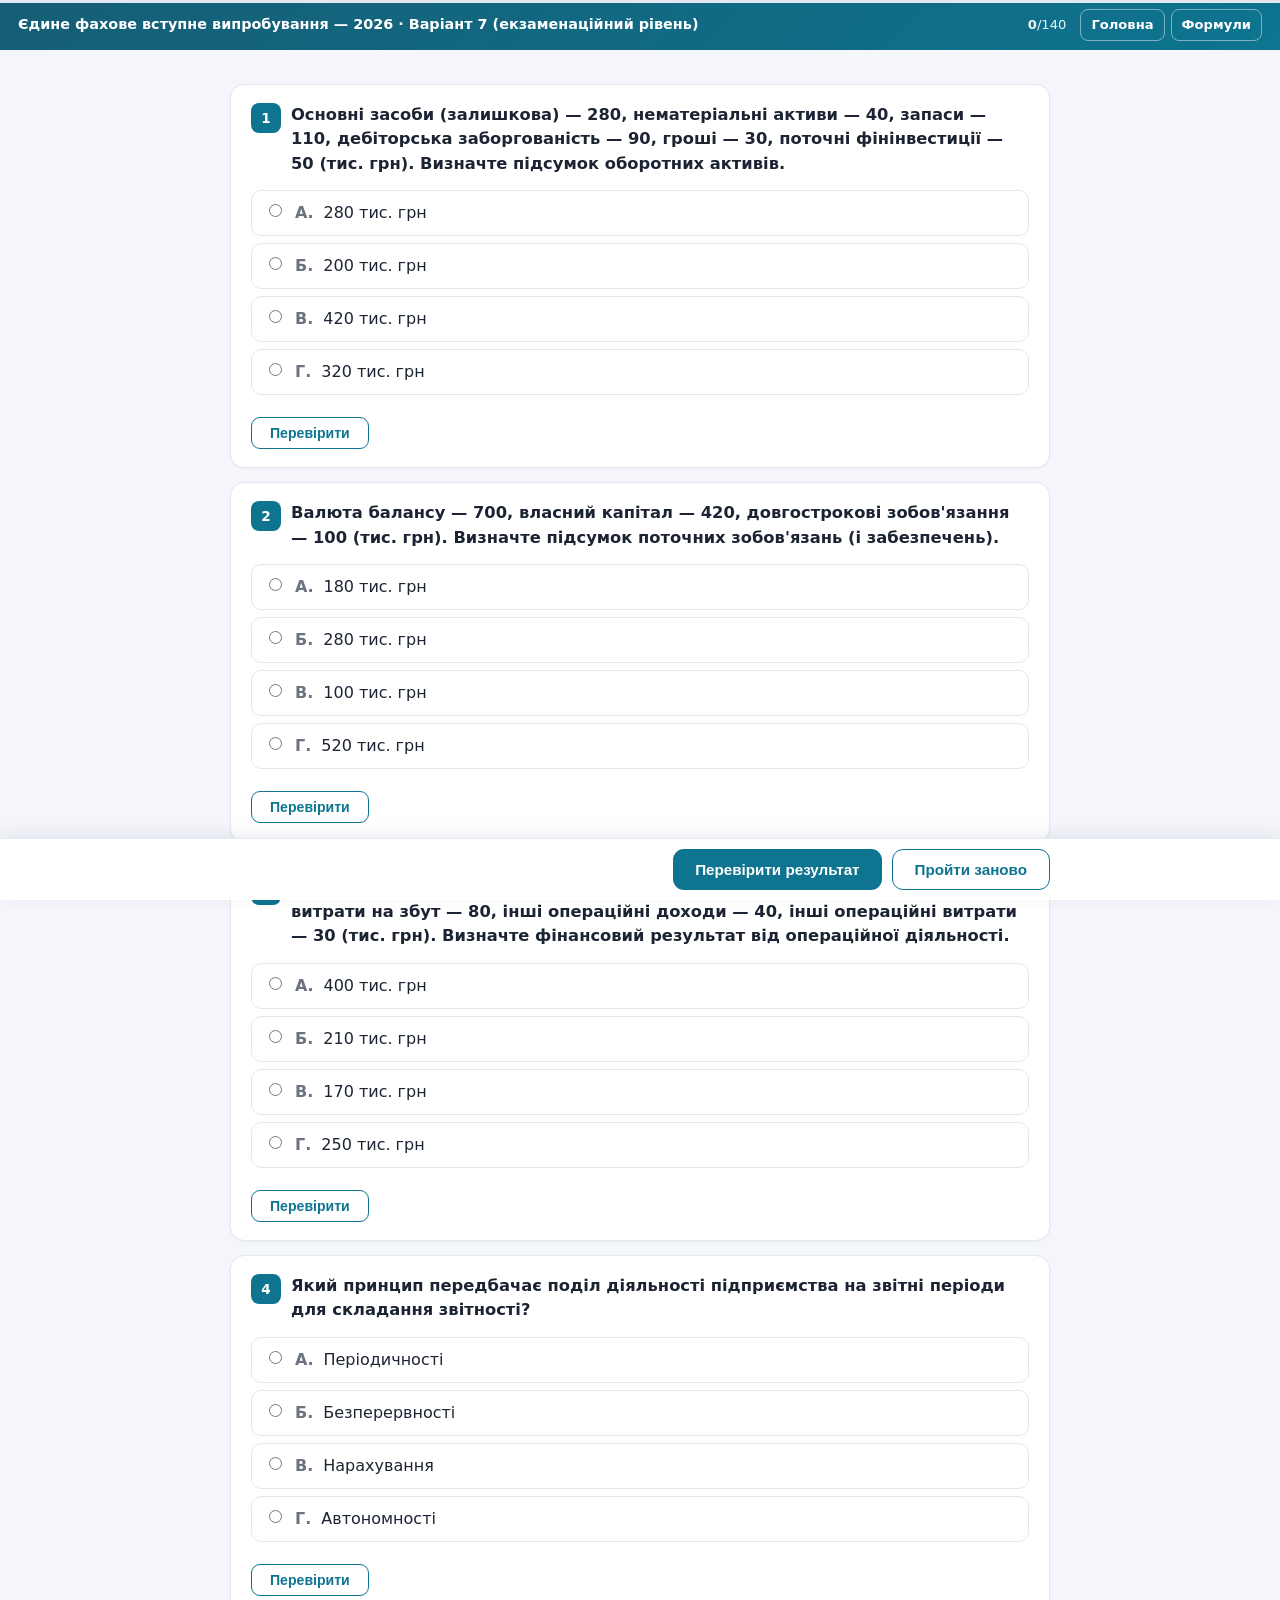
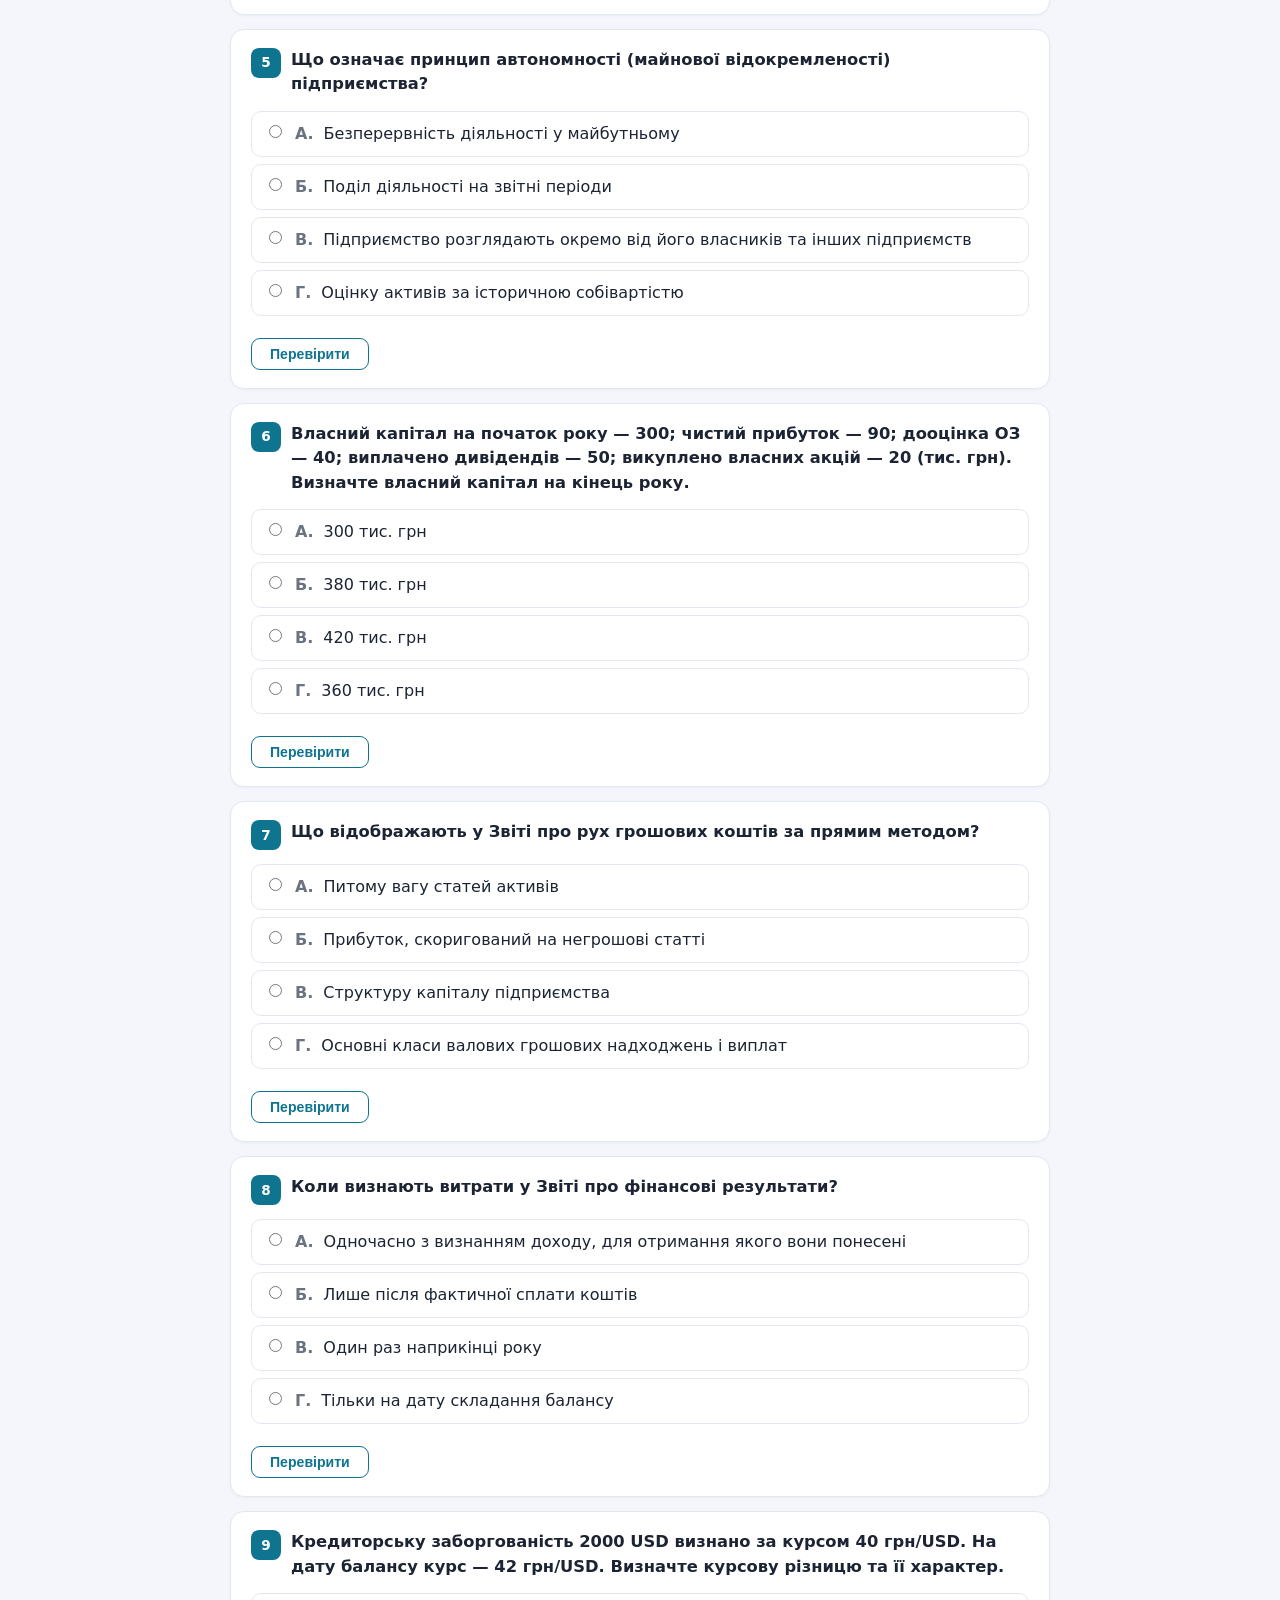
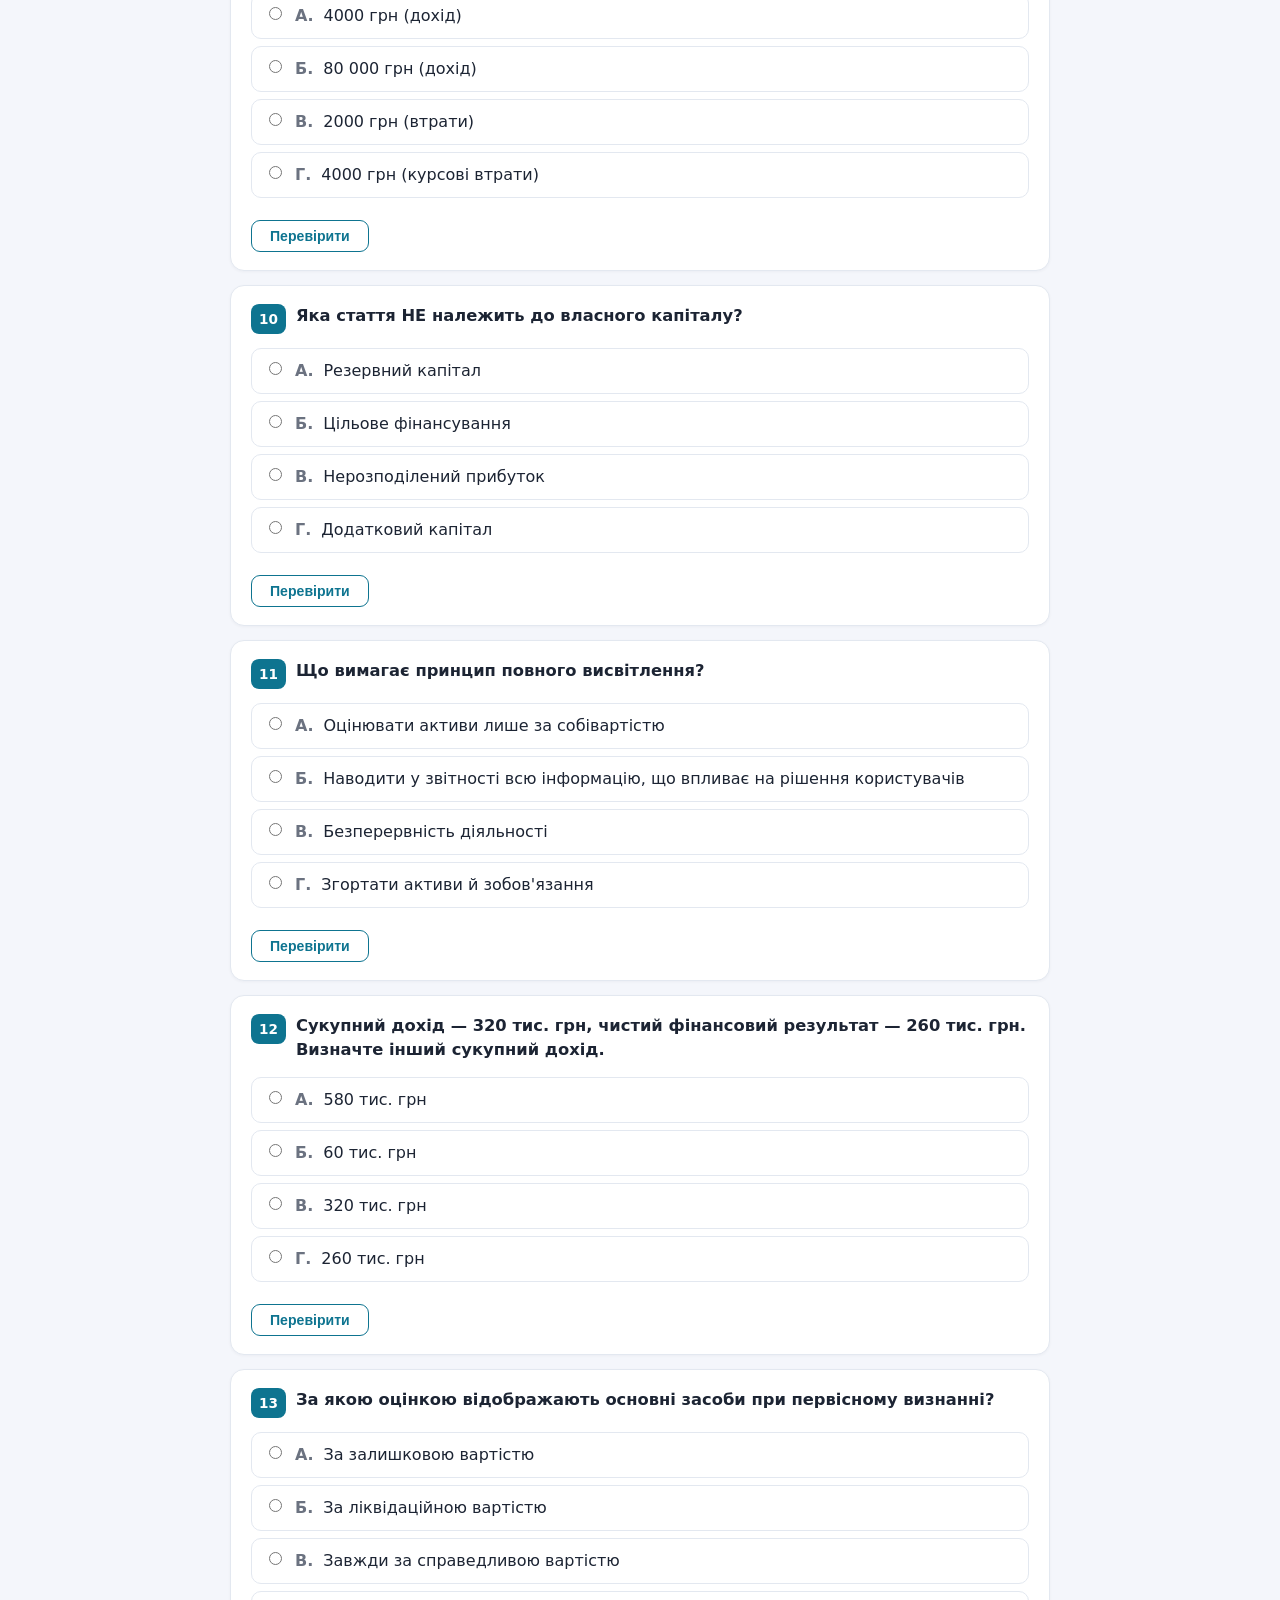
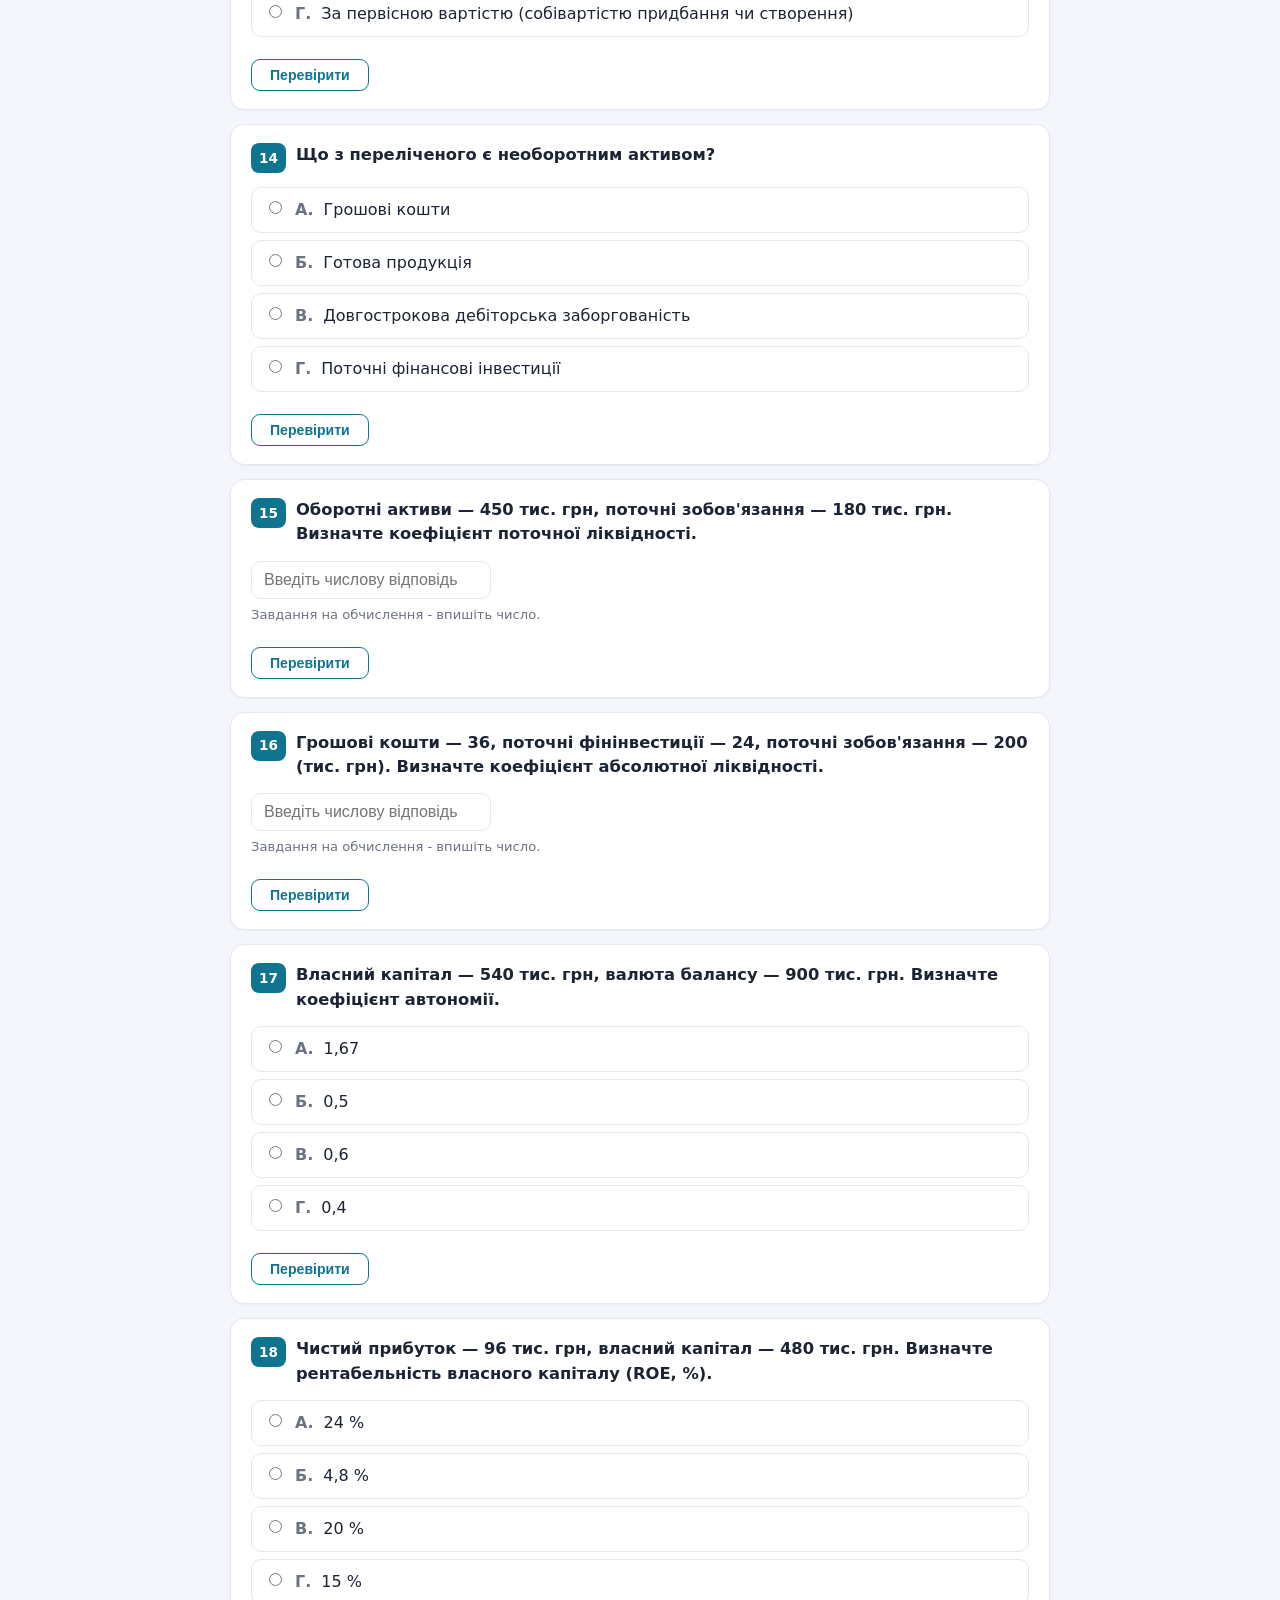
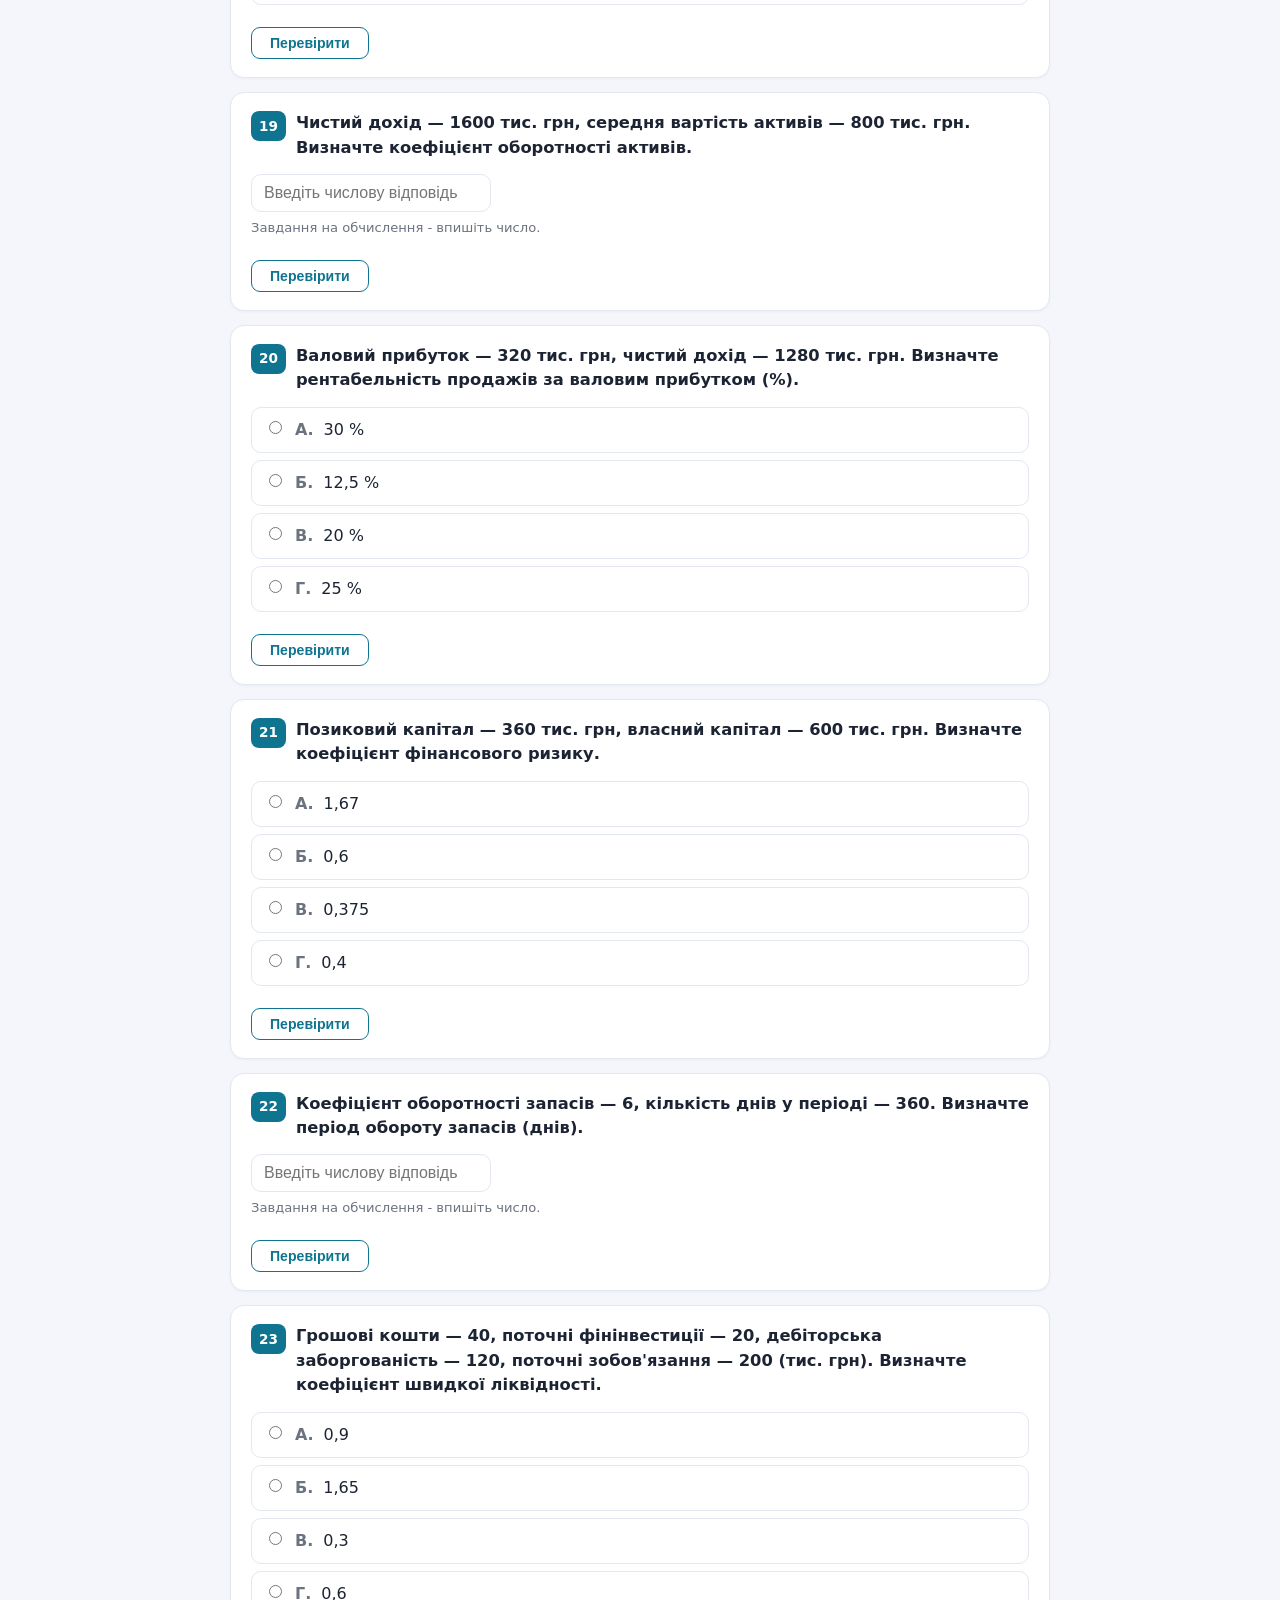
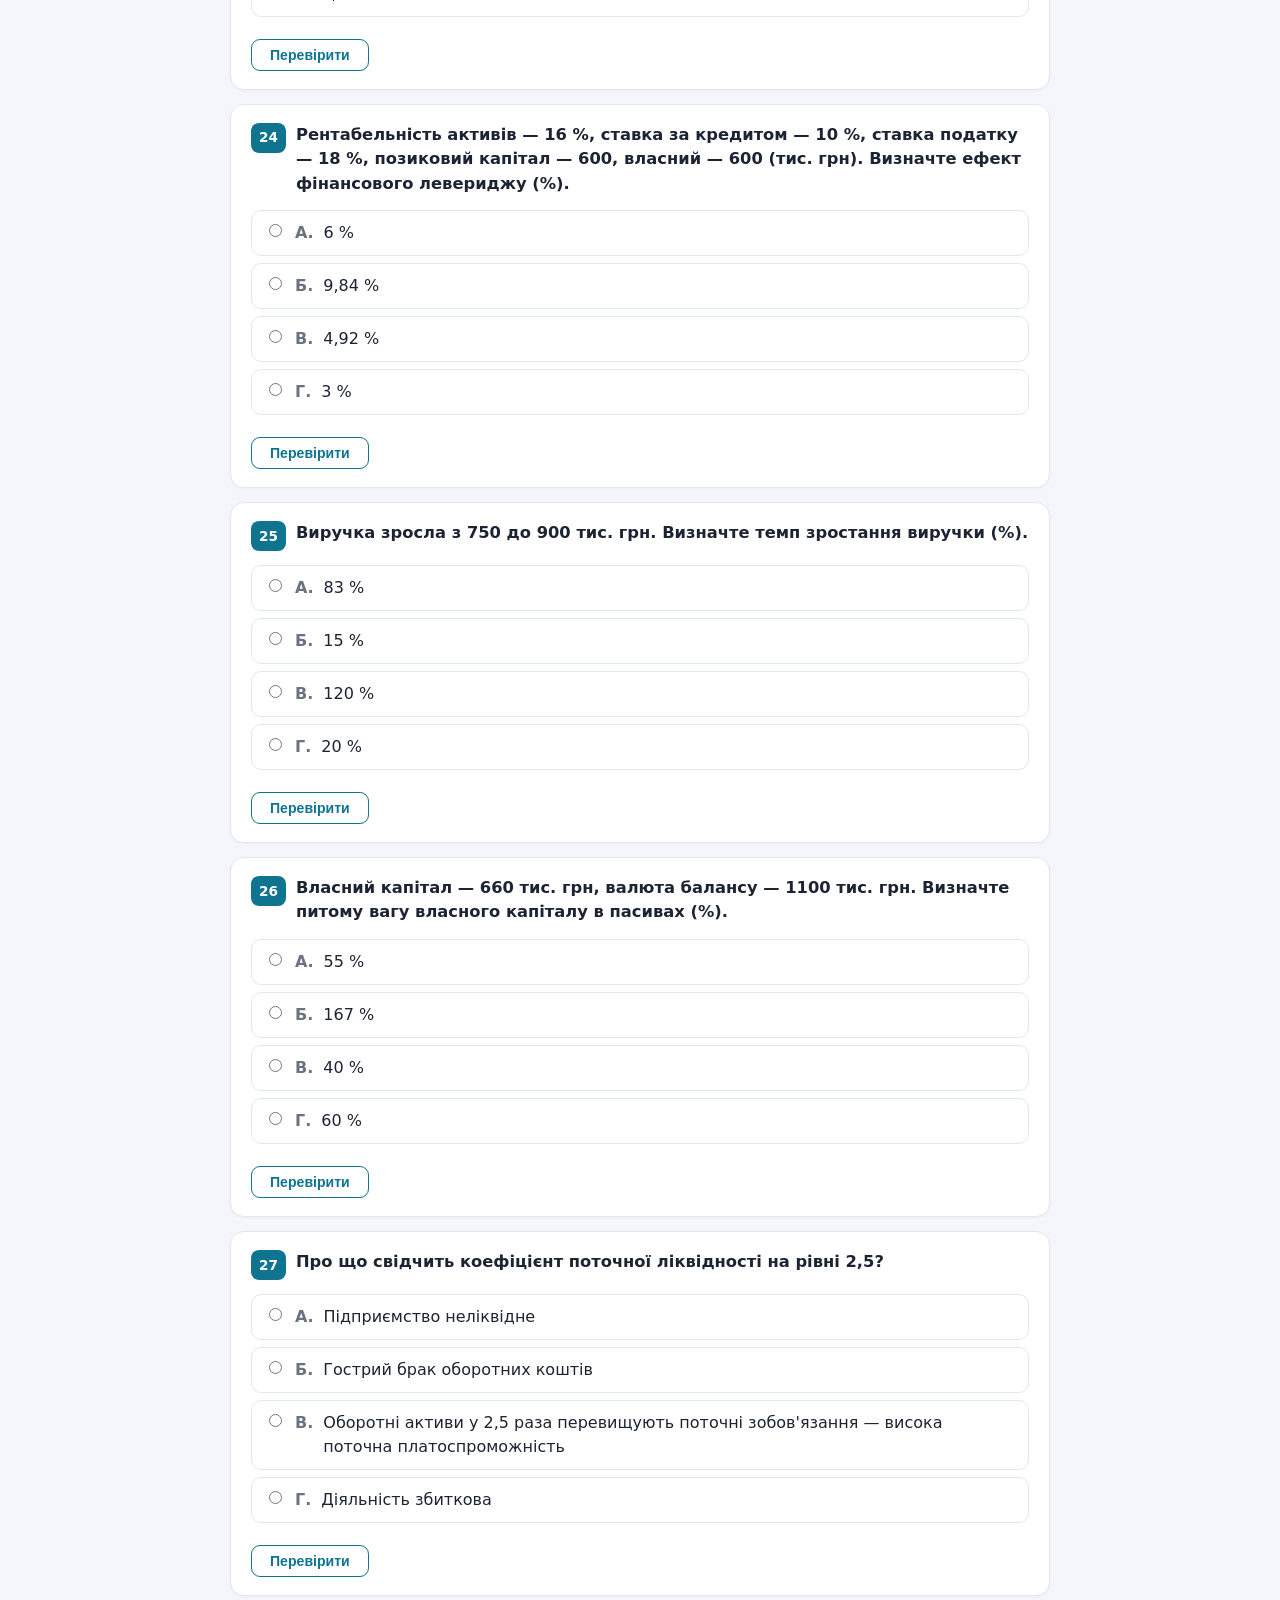
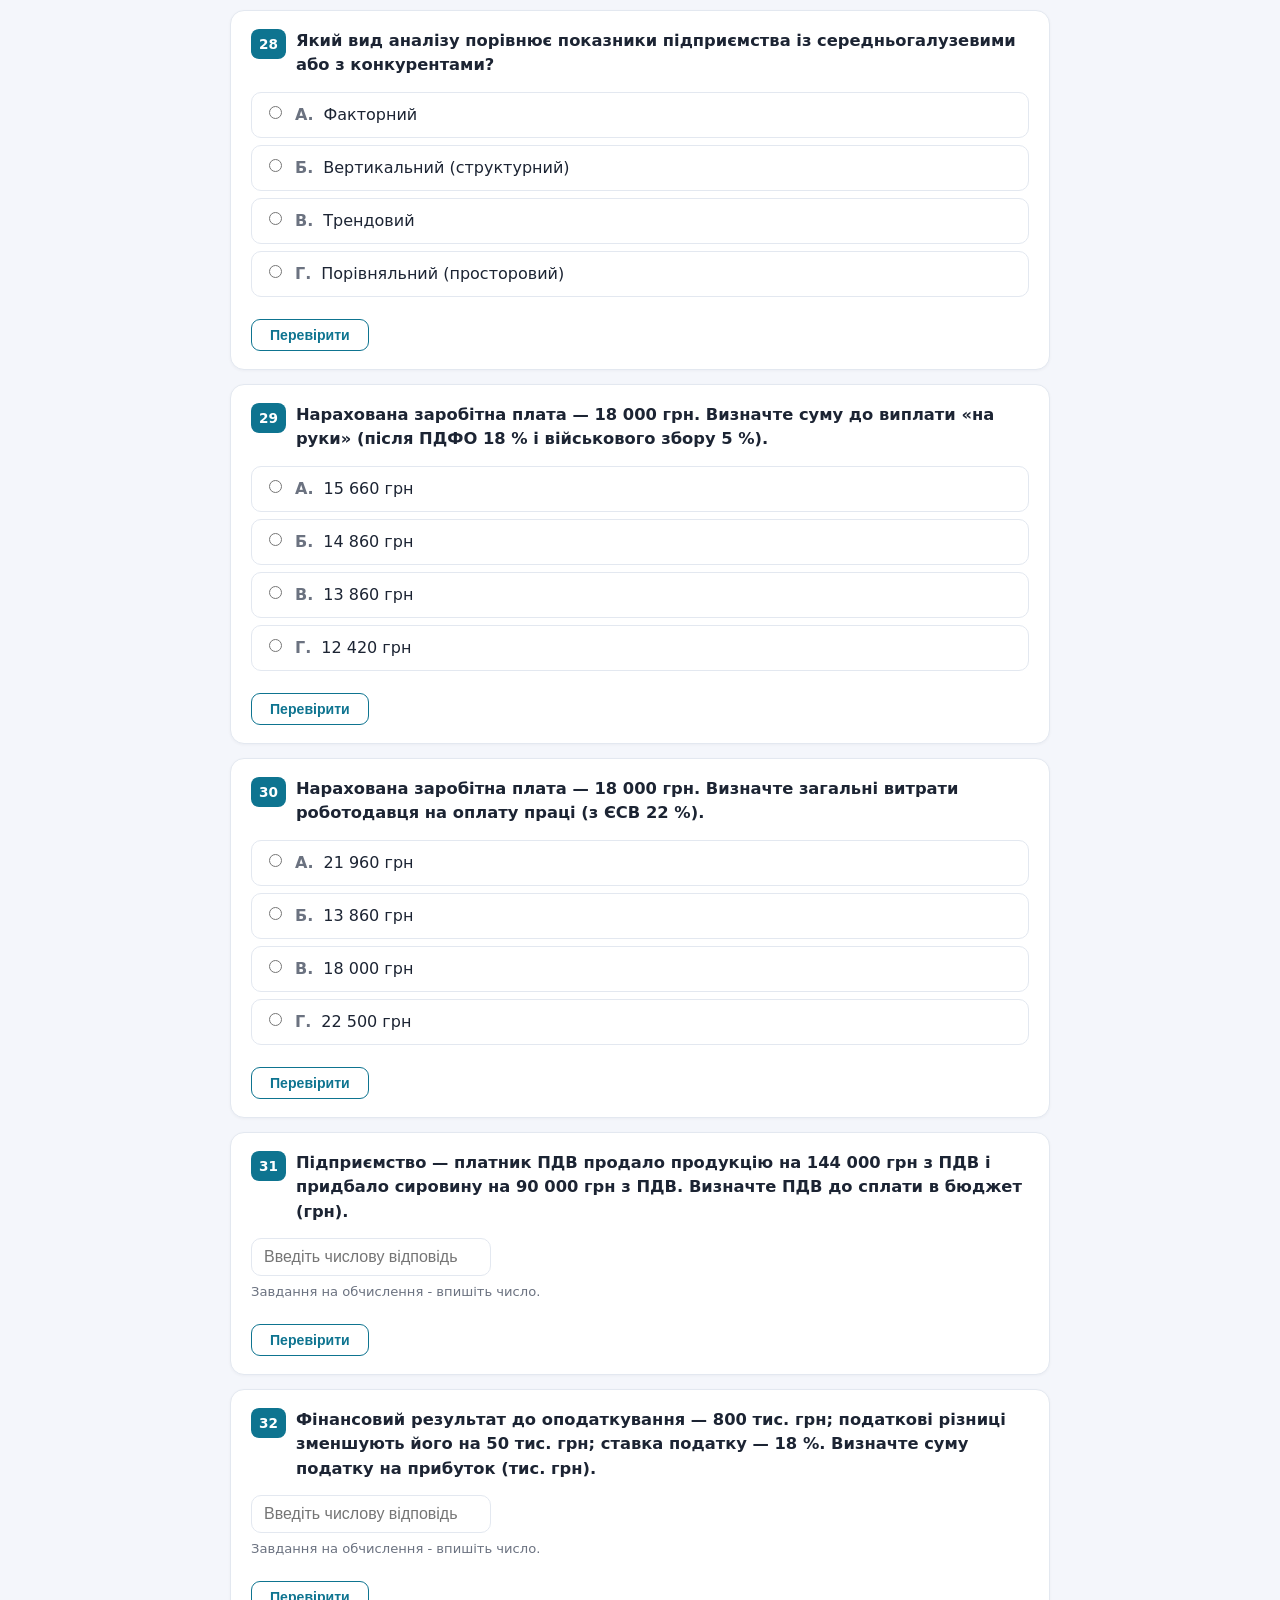
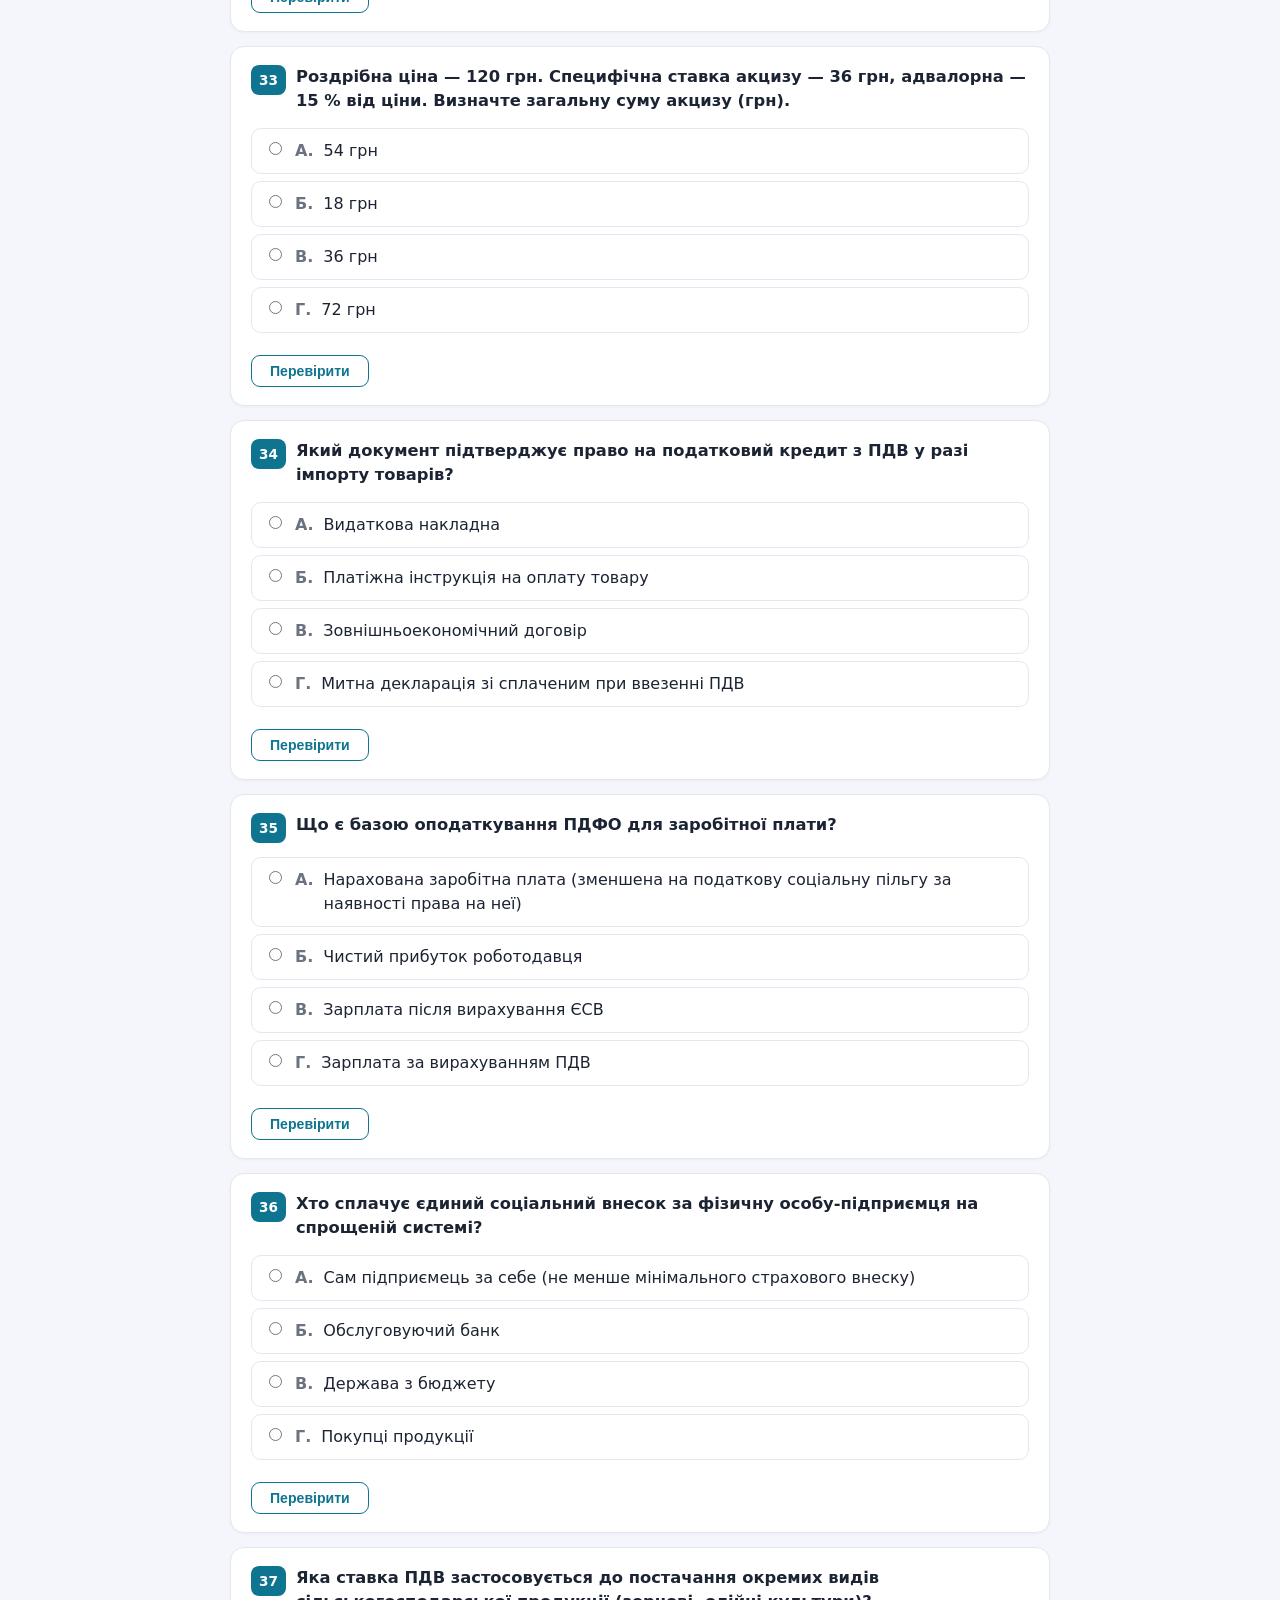
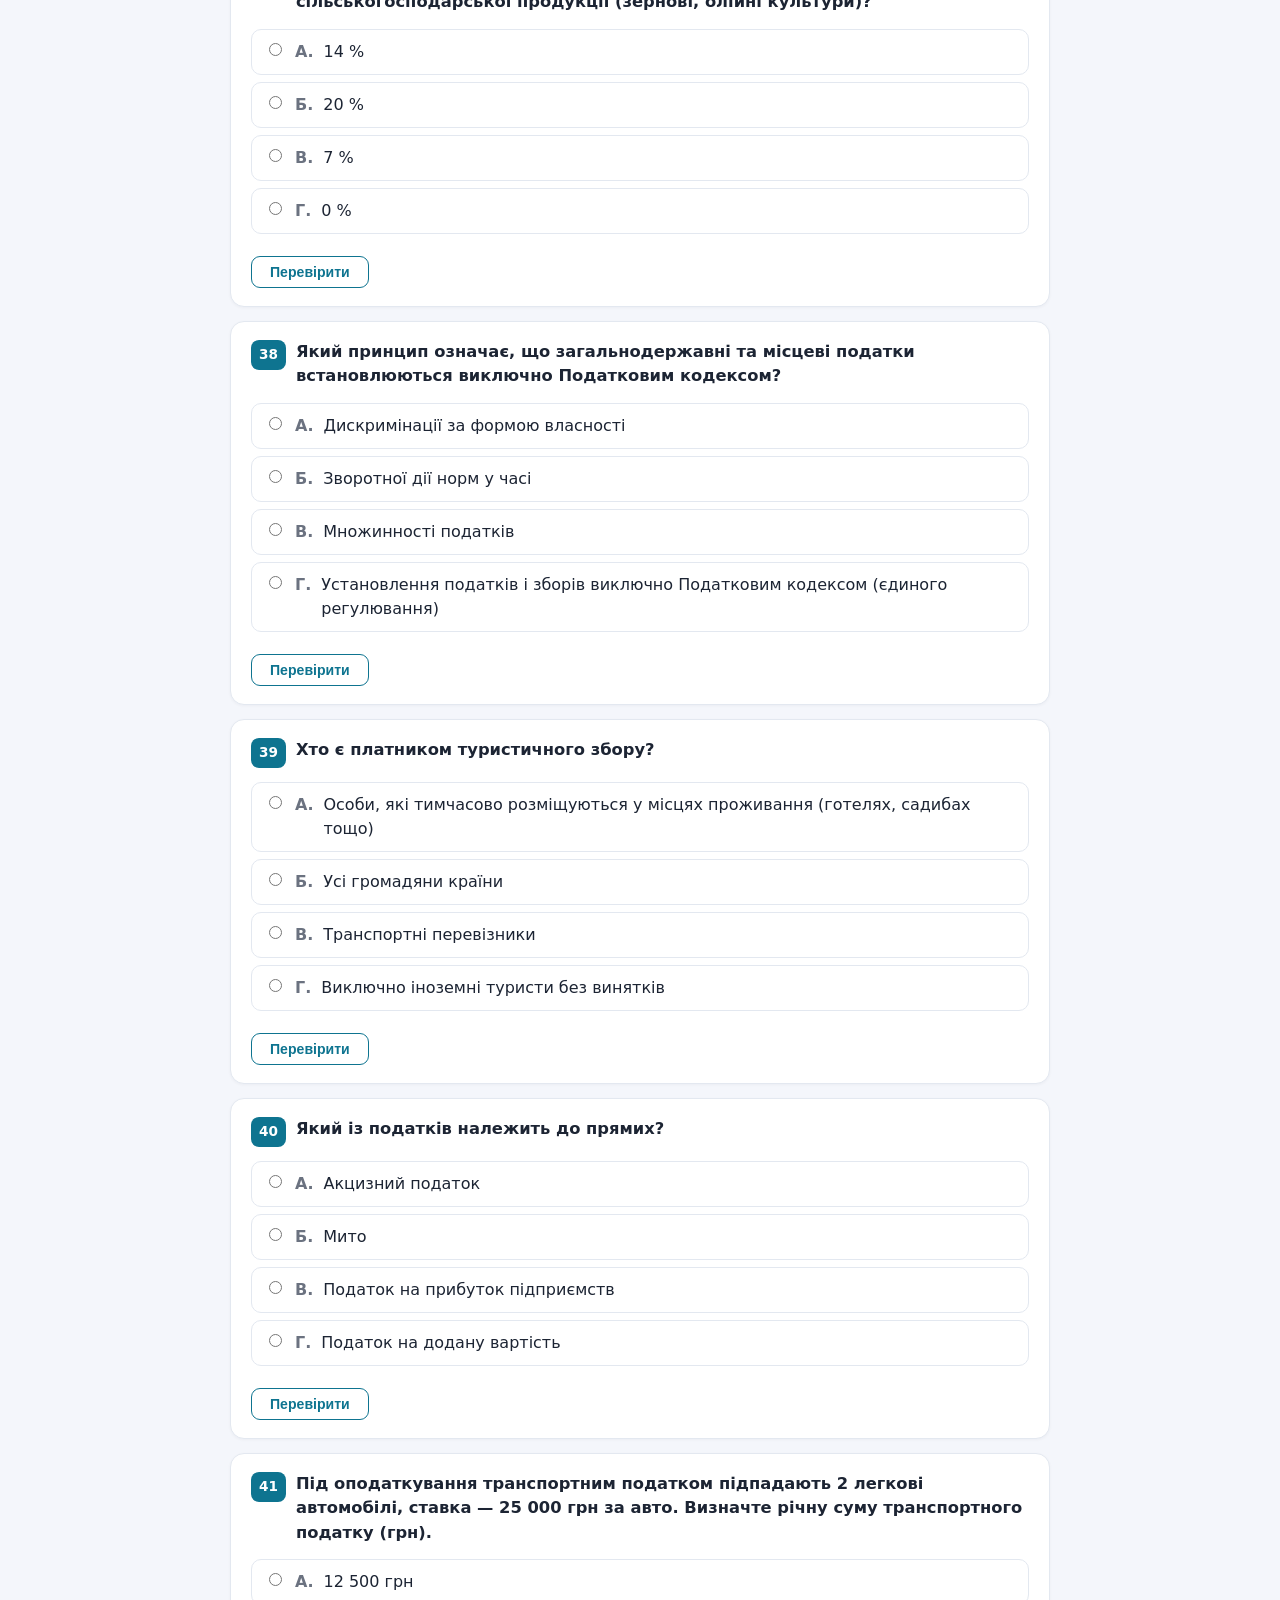
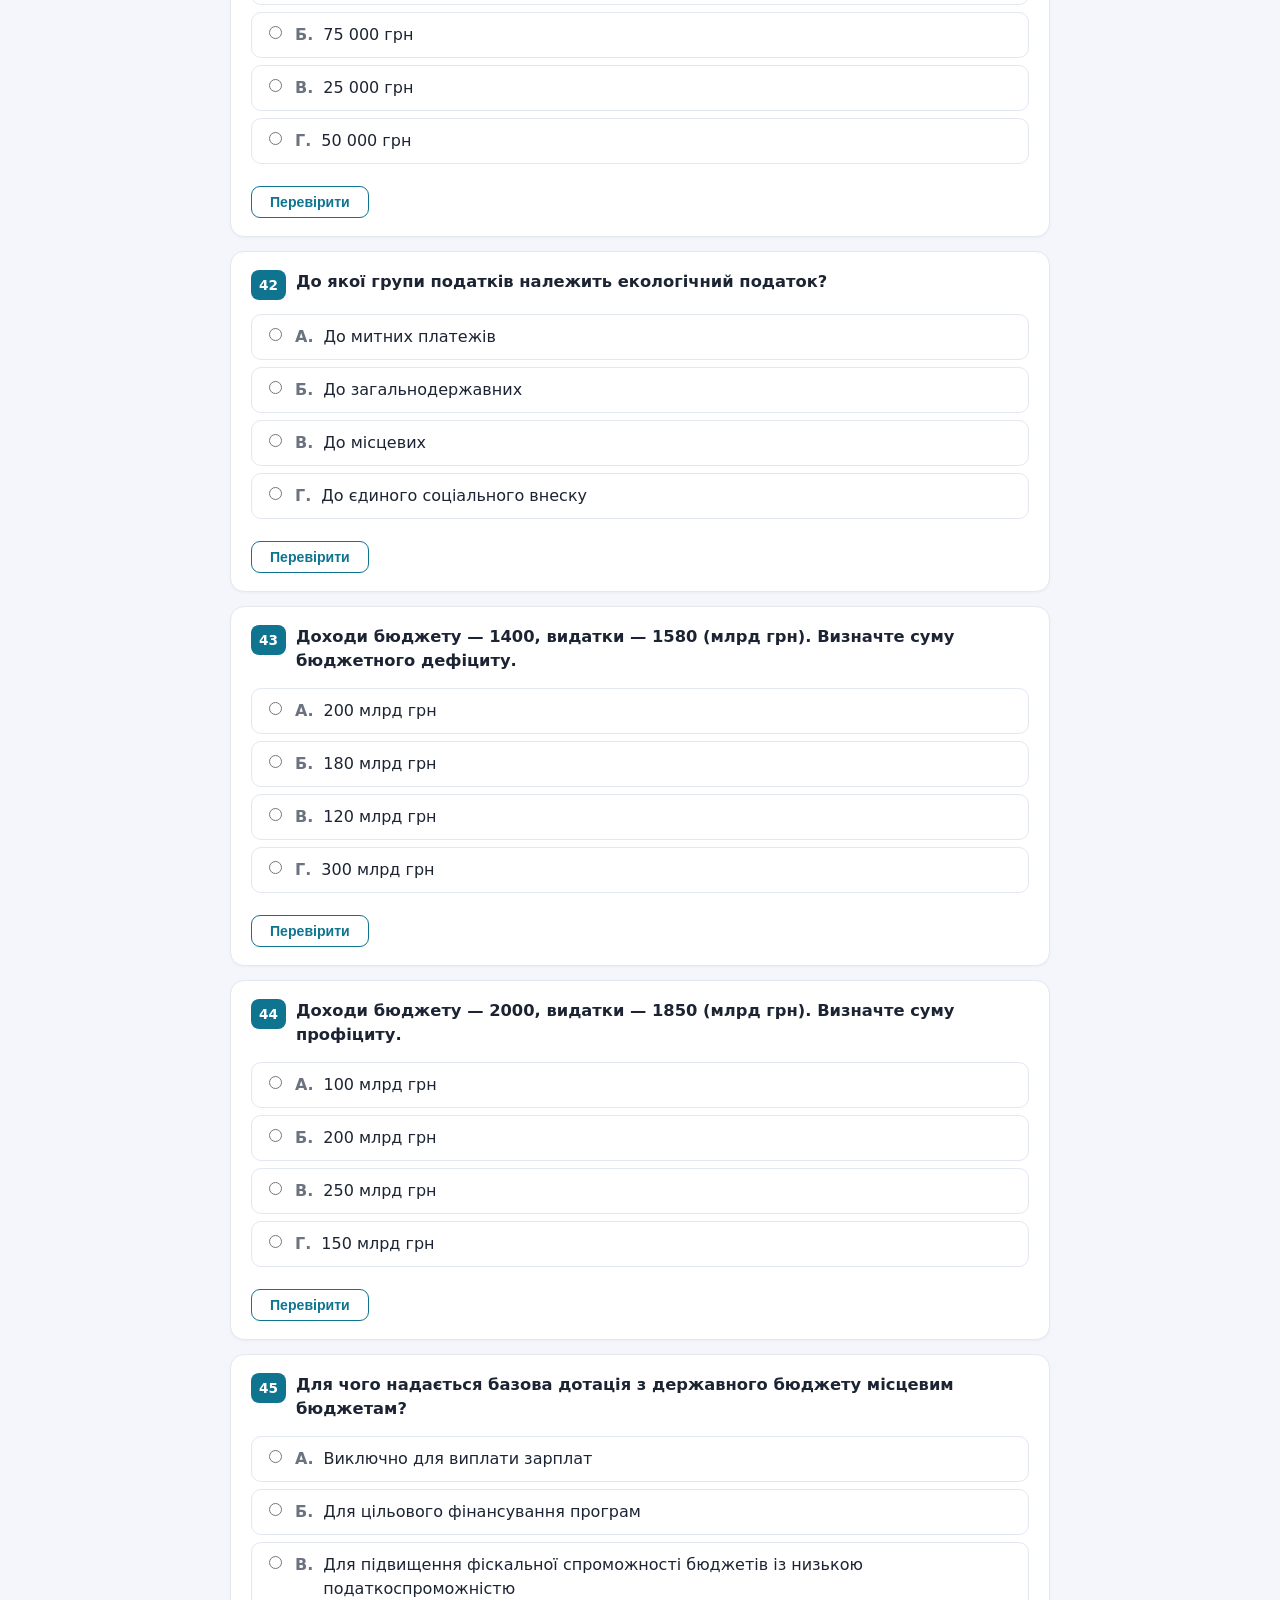
<file: docs/variant-7.html>
<!DOCTYPE html>
<html lang="uk">
<head>
<meta charset="UTF-8">
<meta name="viewport" content="width=device-width, initial-scale=1.0">
<title>ЄФВВ-2026 — Облік та фінанси (варіант 7, екзаменаційний рівень)</title>
<meta name="description" content="Облік та фінанси · екзаменаційний рівень за зразком офіційного тесту 2024 · переважно прикладні завдання (обчислення для вибору відповіді) · унікальні завдання · програма (наказ МОН від 15.10.2025 № 1362)">
<meta property="og:type" content="website">
<meta property="og:locale" content="uk_UA">
<meta property="og:title" content="ЄФВВ-2026 — Облік та фінанси (варіант 7, екзаменаційний рівень)">
<meta property="og:description" content="Облік та фінанси · екзаменаційний рівень за зразком офіційного тесту 2024 · переважно прикладні завдання (обчислення для вибору відповіді) · унікальні завдання · програма (наказ МОН від 15.10.2025 № 1362)">
<meta name="twitter:card" content="summary">
<link rel="icon" href="assets/favicon.svg">
<link rel="stylesheet" href="assets/quiz.css">
<style>:root{--brand:#0e7490;--brand-d:#155e75;--hover:#ecfeff}</style>
</head>
<body>
<div class="pline"><span class="pfill" id="pfill"></span></div>
<header class="topbar" id="topbar">
  <span class="ttl"><span class="t-full">Єдине фахове вступне випробування — 2026 · Варіант 7 (екзаменаційний рівень)</span><span class="t-short">Варіант 7 (екзаменаційний рівень)</span></span>
  <span class="pcount"><b id="answered">0</b>/<span id="total1"></span><span id="total2" hidden></span></span>
  <nav class="menu"><a href="index.html">Головна</a><a href="formulas.html">Формули</a></nav>
</header>

<div class="wrap" id="quiz"></div>

<footer>Пробний тест екзаменаційного рівня, укладений за зразком офіційного тесту 2024 року: переважно прикладні завдання з обчисленнями та близькими дистракторами. Унікальні завдання з поясненнями. Для самопідготовки.<div class="disclaimer">Неофіційний ресурс для самопідготовки. Не пов’язаний з МОН України чи УЦОЯО. Завдання авторські й не є офіційними завданнями ЄФВВ.</div></footer>

<div class="abar" id="abar">
  <div class="abar-inner">
    <div class="result" id="result">
      <span class="score" id="scoreLine"></span>
      <span class="pct" id="pctLine"></span>
      <span class="grade" id="gradeBadge"></span>
    </div>
    <div class="abar-btns">
      <button class="btn primary" id="check"><span class="t-full">Перевірити результат</span><span class="t-short">Результат</span></button>
      <button class="btn ghost" id="reset">Пройти заново</button>
    </div>
  </div>
</div>

<script>const QUESTIONS = [{"q": "Основні засоби (залишкова) — 280, нематеріальні активи — 40, запаси — 110, дебіторська заборгованість — 90, гроші — 30, поточні фінінвестиції — 50 (тис. грн). Визначте підсумок оборотних активів.", "options": ["280 тис. грн", "200 тис. грн", "420 тис. грн", "320 тис. грн"], "correct": [0], "answer": null, "type": "mc", "explain": "До оборотних активів належать запаси, дебіторка, гроші та поточні фінінвестиції: 110 + 90 + 30 + 50 = 280 тис. грн. Основні засоби й НМА — необоротні.", "n": 1}, {"q": "Валюта балансу — 700, власний капітал — 420, довгострокові зобов'язання — 100 (тис. грн). Визначте підсумок поточних зобов'язань (і забезпечень).", "options": ["180 тис. грн", "280 тис. грн", "100 тис. грн", "520 тис. грн"], "correct": [0], "answer": null, "type": "mc", "explain": "Поточні зобов'язання = валюта балансу − власний капітал − довгострокові зобов'язання = 700 − 420 − 100 = 180 тис. грн.", "n": 2}, {"q": "Чистий дохід — 1200, собівартість — 800, адміністративні витрати — 120, витрати на збут — 80, інші операційні доходи — 40, інші операційні витрати — 30 (тис. грн). Визначте фінансовий результат від операційної діяльності.", "options": ["400 тис. грн", "210 тис. грн", "170 тис. грн", "250 тис. грн"], "correct": [1], "answer": null, "type": "mc", "explain": "Валовий прибуток = 1200 − 800 = 400. Операційний результат = 400 + 40 − 120 − 80 − 30 = 210 тис. грн.", "n": 3}, {"q": "Який принцип передбачає поділ діяльності підприємства на звітні періоди для складання звітності?", "options": ["Періодичності", "Безперервності", "Нарахування", "Автономності"], "correct": [0], "answer": null, "type": "mc", "explain": "Принцип періодичності передбачає поділ діяльності на звітні періоди (рік, квартал) для регулярного складання звітності та оцінки результатів.", "n": 4}, {"q": "Що означає принцип автономності (майнової відокремленості) підприємства?", "options": ["Безперервність діяльності у майбутньому", "Поділ діяльності на звітні періоди", "Підприємство розглядають окремо від його власників та інших підприємств", "Оцінку активів за історичною собівартістю"], "correct": [2], "answer": null, "type": "mc", "explain": "Принцип автономності означає, що підприємство є окремою обліковою одиницею: його активи й зобов'язання відокремлені від майна власників та інших суб'єктів.", "n": 5}, {"q": "Власний капітал на початок року — 300; чистий прибуток — 90; дооцінка ОЗ — 40; виплачено дивідендів — 50; викуплено власних акцій — 20 (тис. грн). Визначте власний капітал на кінець року.", "options": ["300 тис. грн", "380 тис. грн", "420 тис. грн", "360 тис. грн"], "correct": [3], "answer": null, "type": "mc", "explain": "ВК на кінець = 300 + 90 (прибуток) + 40 (дооцінка) − 50 (дивіденди) − 20 (викуп акцій) = 360 тис. грн.", "n": 6}, {"q": "Що відображають у Звіті про рух грошових коштів за прямим методом?", "options": ["Питому вагу статей активів", "Прибуток, скоригований на негрошові статті", "Структуру капіталу підприємства", "Основні класи валових грошових надходжень і виплат"], "correct": [3], "answer": null, "type": "mc", "explain": "Прямий метод розкриває основні види валових грошових надходжень і виплат (від покупців, постачальникам, працівникам тощо). Коригування прибутку на негрошові статті — це непрямий метод.", "n": 7}, {"q": "Коли визнають витрати у Звіті про фінансові результати?", "options": ["Одночасно з визнанням доходу, для отримання якого вони понесені", "Лише після фактичної сплати коштів", "Один раз наприкінці року", "Тільки на дату складання балансу"], "correct": [0], "answer": null, "type": "mc", "explain": "За принципом відповідності витрати визнають одночасно з доходами, для отримання яких їх понесено, незалежно від дати сплати грошей.", "n": 8}, {"q": "Кредиторську заборгованість 2000 USD визнано за курсом 40 грн/USD. На дату балансу курс — 42 грн/USD. Визначте курсову різницю та її характер.", "options": ["4000 грн (дохід)", "80 000 грн (дохід)", "2000 грн (втрати)", "4000 грн (курсові втрати)"], "correct": [3], "answer": null, "type": "mc", "explain": "За монетарною кредиторкою курсова різниця = 2000 × (42 − 40) = 4000 грн. Зростання курсу збільшує зобов'язання в гривні, тож виникають курсові втрати (витрати).", "n": 9}, {"q": "Яка стаття НЕ належить до власного капіталу?", "options": ["Резервний капітал", "Цільове фінансування", "Нерозподілений прибуток", "Додатковий капітал"], "correct": [1], "answer": null, "type": "mc", "explain": "Цільове фінансування обліковують окремо (як забезпечення/зобов'язання-подібну статтю), а не у власному капіталі. Резервний, додатковий капітал і нерозподілений прибуток — складові власного капіталу.", "n": 10}, {"q": "Що вимагає принцип повного висвітлення?", "options": ["Оцінювати активи лише за собівартістю", "Наводити у звітності всю інформацію, що впливає на рішення користувачів", "Безперервність діяльності", "Згортати активи й зобов'язання"], "correct": [1], "answer": null, "type": "mc", "explain": "Принцип повного висвітлення вимагає, щоб фінансова звітність містила всю істотну інформацію про фінансовий стан і результати, потрібну користувачам для прийняття рішень.", "n": 11}, {"q": "Сукупний дохід — 320 тис. грн, чистий фінансовий результат — 260 тис. грн. Визначте інший сукупний дохід.", "options": ["580 тис. грн", "60 тис. грн", "320 тис. грн", "260 тис. грн"], "correct": [1], "answer": null, "type": "mc", "explain": "Сукупний дохід = чистий результат + інший сукупний дохід. Звідси інший сукупний дохід = 320 − 260 = 60 тис. грн.", "n": 12}, {"q": "За якою оцінкою відображають основні засоби при первісному визнанні?", "options": ["За залишковою вартістю", "За ліквідаційною вартістю", "Завжди за справедливою вартістю", "За первісною вартістю (собівартістю придбання чи створення)"], "correct": [3], "answer": null, "type": "mc", "explain": "При зарахуванні на баланс ОЗ оцінюють за первісною вартістю — сумою всіх витрат на придбання/створення та доведення до придатного стану. Залишкову визначають згодом (мінус знос).", "n": 13}, {"q": "Що з переліченого є необоротним активом?", "options": ["Грошові кошти", "Готова продукція", "Довгострокова дебіторська заборгованість", "Поточні фінансові інвестиції"], "correct": [2], "answer": null, "type": "mc", "explain": "Довгострокова дебіторська заборгованість (понад 12 місяців) — необоротний актив. Готова продукція, гроші та поточні фінінвестиції — оборотні активи.", "n": 14}, {"q": "Оборотні активи — 450 тис. грн, поточні зобов'язання — 180 тис. грн. Визначте коефіцієнт поточної ліквідності.", "options": [], "correct": [], "answer": "2.5", "type": "num", "explain": "Коефіцієнт поточної ліквідності = оборотні активи / поточні зобов'язання = 450 / 180 = 2,5.", "n": 15}, {"q": "Грошові кошти — 36, поточні фінінвестиції — 24, поточні зобов'язання — 200 (тис. грн). Визначте коефіцієнт абсолютної ліквідності.", "options": [], "correct": [], "answer": "0.3", "type": "num", "explain": "Кабс = (грошові кошти + поточні фінінвестиції) / поточні зобов'язання = (36 + 24) / 200 = 0,3.", "n": 16}, {"q": "Власний капітал — 540 тис. грн, валюта балансу — 900 тис. грн. Визначте коефіцієнт автономії.", "options": ["1,67", "0,5", "0,6", "0,4"], "correct": [2], "answer": null, "type": "mc", "explain": "Коефіцієнт автономії = власний капітал / валюта балансу = 540 / 900 = 0,6 — 60 % активів профінансовано власними коштами.", "n": 17}, {"q": "Чистий прибуток — 96 тис. грн, власний капітал — 480 тис. грн. Визначте рентабельність власного капіталу (ROE, %).", "options": ["24 %", "4,8 %", "20 %", "15 %"], "correct": [2], "answer": null, "type": "mc", "explain": "ROE = чистий прибуток / власний капітал × 100 = 96 / 480 × 100 = 20 %.", "n": 18}, {"q": "Чистий дохід — 1600 тис. грн, середня вартість активів — 800 тис. грн. Визначте коефіцієнт оборотності активів.", "options": [], "correct": [], "answer": "2", "type": "num", "explain": "Оборотність активів = чистий дохід / середні активи = 1600 / 800 = 2 оберти.", "n": 19}, {"q": "Валовий прибуток — 320 тис. грн, чистий дохід — 1280 тис. грн. Визначте рентабельність продажів за валовим прибутком (%).", "options": ["30 %", "12,5 %", "20 %", "25 %"], "correct": [3], "answer": null, "type": "mc", "explain": "Рентабельність продажів за валовим прибутком = 320 / 1280 × 100 = 25 %.", "n": 20}, {"q": "Позиковий капітал — 360 тис. грн, власний капітал — 600 тис. грн. Визначте коефіцієнт фінансового ризику.", "options": ["1,67", "0,6", "0,375", "0,4"], "correct": [1], "answer": null, "type": "mc", "explain": "Коефіцієнт фінансового ризику = позиковий / власний капітал = 360 / 600 = 0,6.", "n": 21}, {"q": "Коефіцієнт оборотності запасів — 6, кількість днів у періоді — 360. Визначте період обороту запасів (днів).", "options": [], "correct": [], "answer": "60", "type": "num", "explain": "Період обороту запасів = 360 / коефіцієнт оборотності = 360 / 6 = 60 днів.", "n": 22}, {"q": "Грошові кошти — 40, поточні фінінвестиції — 20, дебіторська заборгованість — 120, поточні зобов'язання — 200 (тис. грн). Визначте коефіцієнт швидкої ліквідності.", "options": ["0,9", "1,65", "0,3", "0,6"], "correct": [0], "answer": null, "type": "mc", "explain": "Швидка ліквідність = (гроші + поточні фінінвестиції + дебіторка) / поточні зобов'язання = (40 + 20 + 120) / 200 = 0,9.", "n": 23}, {"q": "Рентабельність активів — 16 %, ставка за кредитом — 10 %, ставка податку — 18 %, позиковий капітал — 600, власний — 600 (тис. грн). Визначте ефект фінансового левериджу (%).", "options": ["6 %", "9,84 %", "4,92 %", "3 %"], "correct": [2], "answer": null, "type": "mc", "explain": "ЕФЛ = (1 − 0,18) × (16 − 10) × (600/600) = 0,82 × 6 × 1 = 4,92 %.", "n": 24}, {"q": "Виручка зросла з 750 до 900 тис. грн. Визначте темп зростання виручки (%).", "options": ["83 %", "15 %", "120 %", "20 %"], "correct": [2], "answer": null, "type": "mc", "explain": "Темп зростання = звітний показник / базовий × 100 = 900 / 750 × 100 = 120 % (темп приросту — 20 %).", "n": 25}, {"q": "Власний капітал — 660 тис. грн, валюта балансу — 1100 тис. грн. Визначте питому вагу власного капіталу в пасивах (%).", "options": ["55 %", "167 %", "40 %", "60 %"], "correct": [3], "answer": null, "type": "mc", "explain": "Питома вага власного капіталу = 660 / 1100 × 100 = 60 % (це і є коефіцієнт автономії у відсотках).", "n": 26}, {"q": "Про що свідчить коефіцієнт поточної ліквідності на рівні 2,5?", "options": ["Підприємство неліквідне", "Гострий брак оборотних коштів", "Оборотні активи у 2,5 раза перевищують поточні зобов'язання — висока поточна платоспроможність", "Діяльність збиткова"], "correct": [2], "answer": null, "type": "mc", "explain": "Значення 2,5 означає, що на кожну гривню поточних зобов'язань припадає 2,5 грн оборотних активів — поточна платоспроможність висока (інколи це може свідчити й про надлишок запасів).", "n": 27}, {"q": "Який вид аналізу порівнює показники підприємства із середньогалузевими або з конкурентами?", "options": ["Факторний", "Вертикальний (структурний)", "Трендовий", "Порівняльний (просторовий)"], "correct": [3], "answer": null, "type": "mc", "explain": "Порівняльний (просторовий) аналіз зіставляє показники підприємства з аналогами — середньогалузевими даними чи конкурентами. Вертикальний вивчає структуру, трендовий — динаміку.", "n": 28}, {"q": "Нарахована заробітна плата — 18 000 грн. Визначте суму до виплати «на руки» (після ПДФО 18 % і військового збору 5 %).", "options": ["15 660 грн", "14 860 грн", "13 860 грн", "12 420 грн"], "correct": [2], "answer": null, "type": "mc", "explain": "Утримання = 18 000 × 23 % = 4140 грн. До виплати = 18 000 − 4140 = 13 860 грн.", "n": 29}, {"q": "Нарахована заробітна плата — 18 000 грн. Визначте загальні витрати роботодавця на оплату праці (з ЄСВ 22 %).", "options": ["21 960 грн", "13 860 грн", "18 000 грн", "22 500 грн"], "correct": [0], "answer": null, "type": "mc", "explain": "Витрати роботодавця = зарплата + ЄСВ = 18 000 + 18 000 × 22 % = 18 000 + 3960 = 21 960 грн.", "n": 30}, {"q": "Підприємство — платник ПДВ продало продукцію на 144 000 грн з ПДВ і придбало сировину на 90 000 грн з ПДВ. Визначте ПДВ до сплати в бюджет (грн).", "options": [], "correct": [], "answer": "9000", "type": "num", "explain": "Податкове зобов'язання = 144 000 × 20/120 = 24 000. Податковий кредит = 90 000 × 20/120 = 15 000. До сплати = 24 000 − 15 000 = 9000 грн.", "n": 31}, {"q": "Фінансовий результат до оподаткування — 800 тис. грн; податкові різниці зменшують його на 50 тис. грн; ставка податку — 18 %. Визначте суму податку на прибуток (тис. грн).", "options": [], "correct": [], "answer": "135", "type": "num", "explain": "Об'єкт оподаткування = 800 − 50 = 750. Податок = 750 × 18 % = 135 тис. грн.", "n": 32}, {"q": "Роздрібна ціна — 120 грн. Специфічна ставка акцизу — 36 грн, адвалорна — 15 % від ціни. Визначте загальну суму акцизу (грн).", "options": ["54 грн", "18 грн", "36 грн", "72 грн"], "correct": [0], "answer": null, "type": "mc", "explain": "Комбінований акциз = специфічна + адвалорна = 36 + 120 × 15 % = 36 + 18 = 54 грн.", "n": 33}, {"q": "Який документ підтверджує право на податковий кредит з ПДВ у разі імпорту товарів?", "options": ["Видаткова накладна", "Платіжна інструкція на оплату товару", "Зовнішньоекономічний договір", "Митна декларація зі сплаченим при ввезенні ПДВ"], "correct": [3], "answer": null, "type": "mc", "explain": "При імпорті право на податковий кредит підтверджує митна декларація, що засвідчує сплату ПДВ при ввезенні товарів на митну територію України.", "n": 34}, {"q": "Що є базою оподаткування ПДФО для заробітної плати?", "options": ["Нарахована заробітна плата (зменшена на податкову соціальну пільгу за наявності права на неї)", "Чистий прибуток роботодавця", "Зарплата після вирахування ЄСВ", "Зарплата за вирахуванням ПДВ"], "correct": [0], "answer": null, "type": "mc", "explain": "Базою ПДФО є нарахована зарплата; за наявності права її зменшують на податкову соціальну пільгу. ЄСВ не зменшує базу ПДФО (його нараховує роботодавець понад зарплату).", "n": 35}, {"q": "Хто сплачує єдиний соціальний внесок за фізичну особу-підприємця на спрощеній системі?", "options": ["Сам підприємець за себе (не менше мінімального страхового внеску)", "Обслуговуючий банк", "Держава з бюджету", "Покупці продукції"], "correct": [0], "answer": null, "type": "mc", "explain": "ФОП сплачує ЄСВ за себе самостійно; для платників єдиного податку сума — не менша за мінімальний страховий внесок (22 % від мінімальної зарплати).", "n": 36}, {"q": "Яка ставка ПДВ застосовується до постачання окремих видів сільськогосподарської продукції (зернові, олійні культури)?", "options": ["14 %", "20 %", "7 %", "0 %"], "correct": [0], "answer": null, "type": "mc", "explain": "Для окремих видів сільгосппродукції (зернові, технічні олійні культури) діє ставка ПДВ 14 %. Базова ставка — 20 %, для ліків — 7 %, для експорту — 0 %.", "n": 37}, {"q": "Який принцип означає, що загальнодержавні та місцеві податки встановлюються виключно Податковим кодексом?", "options": ["Дискримінації за формою власності", "Зворотної дії норм у часі", "Множинності податків", "Установлення податків і зборів виключно Податковим кодексом (єдиного регулювання)"], "correct": [3], "answer": null, "type": "mc", "explain": "Принцип єдиного законодавчого регулювання означає, що перелік і елементи податків визначає виключно Податковий кодекс; інші акти не можуть установлювати податки.", "n": 38}, {"q": "Хто є платником туристичного збору?", "options": ["Особи, які тимчасово розміщуються у місцях проживання (готелях, садибах тощо)", "Усі громадяни країни", "Транспортні перевізники", "Виключно іноземні туристи без винятків"], "correct": [0], "answer": null, "type": "mc", "explain": "Туристичний збір сплачують особи, які тимчасово розміщуються у визначених місцях проживання; справляють його податкові агенти (готелі, садиби). Це місцевий збір.", "n": 39}, {"q": "Який із податків належить до прямих?", "options": ["Акцизний податок", "Мито", "Податок на прибуток підприємств", "Податок на додану вартість"], "correct": [2], "answer": null, "type": "mc", "explain": "Прямі податки (податок на прибуток, ПДФО, податок на майно) справляються безпосередньо з доходів чи майна. ПДВ, акциз і мито — непрямі, у складі ціни товару.", "n": 40}, {"q": "Під оподаткування транспортним податком підпадають 2 легкові автомобілі, ставка — 25 000 грн за авто. Визначте річну суму транспортного податку (грн).", "options": ["12 500 грн", "75 000 грн", "25 000 грн", "50 000 грн"], "correct": [3], "answer": null, "type": "mc", "explain": "Транспортний податок = ставка × кількість об'єктів оподаткування = 25 000 × 2 = 50 000 грн на рік.", "n": 41}, {"q": "До якої групи податків належить екологічний податок?", "options": ["До митних платежів", "До загальнодержавних", "До місцевих", "До єдиного соціального внеску"], "correct": [1], "answer": null, "type": "mc", "explain": "Екологічний податок належить до загальнодержавних податків (як ПДВ, акциз, податок на прибуток, рентна плата). Місцевими є податок на майно, єдиний податок і туристичний збір.", "n": 42}, {"q": "Доходи бюджету — 1400, видатки — 1580 (млрд грн). Визначте суму бюджетного дефіциту.", "options": ["200 млрд грн", "180 млрд грн", "120 млрд грн", "300 млрд грн"], "correct": [1], "answer": null, "type": "mc", "explain": "Дефіцит = видатки − доходи = 1580 − 1400 = 180 млрд грн.", "n": 43}, {"q": "Доходи бюджету — 2000, видатки — 1850 (млрд грн). Визначте суму профіциту.", "options": ["100 млрд грн", "200 млрд грн", "250 млрд грн", "150 млрд грн"], "correct": [3], "answer": null, "type": "mc", "explain": "Профіцит = доходи − видатки = 2000 − 1850 = 150 млрд грн (перевищення доходів над видатками).", "n": 44}, {"q": "Для чого надається базова дотація з державного бюджету місцевим бюджетам?", "options": ["Виключно для виплати зарплат", "Для цільового фінансування програм", "Для підвищення фіскальної спроможності бюджетів із низькою податкоспроможністю", "Для погашення банківських кредитів громади"], "correct": [2], "answer": null, "type": "mc", "explain": "Базова дотація — інструмент горизонтального вирівнювання: підвищує спроможність бюджетів з низькою податкоспроможністю. Цільовий характер мають субвенції.", "n": 45}, {"q": "На що спрямовують видатки розвитку (капітальні видатки) бюджету?", "options": ["На обслуговування державного боргу", "На інвестиції, будівництво та придбання основних засобів", "На соціальні допомоги", "На виплату заробітної плати"], "correct": [1], "answer": null, "type": "mc", "explain": "Видатки розвитку фінансують капітальні вкладення — будівництво, реконструкцію, придбання обладнання. Поточні видатки покривають зарплати, соцвиплати, поточне утримання.", "n": 46}, {"q": "Що таке бюджетне призначення?", "options": ["Міжбюджетний трансферт", "Сума зібраних доходів", "Залишок коштів на рахунку", "Повноваження, надане законом про бюджет розпоряднику на здійснення видатків у певному обсязі"], "correct": [3], "answer": null, "type": "mc", "explain": "Бюджетне призначення — це визначене законом про бюджет повноваження головного розпорядника здійснювати видатки на конкретну мету в межах граничної суми.", "n": 47}, {"q": "Ким встановлюються місцеві податки і збори?", "options": ["Органами місцевого самоврядування в межах, визначених Податковим кодексом", "Виключно Кабінетом Міністрів", "Лише Верховною Радою щороку", "Національним банком"], "correct": [0], "answer": null, "type": "mc", "explain": "Місцеві податки і збори запроваджують рішеннями органів місцевого самоврядування в межах ставок і переліку, визначених Податковим кодексом.", "n": 48}, {"q": "Що таке зовнішній державний борг?", "options": ["Заборгованість перед резидентами", "Заборгованість держави перед місцевими бюджетами", "Заборгованість держави перед нерезидентами та міжнародними фінансовими організаціями", "Заборгованість із виплати зарплат бюджетникам"], "correct": [2], "answer": null, "type": "mc", "explain": "Зовнішній державний борг — це зобов'язання держави перед іноземними кредиторами (урядами, нерезидентами, міжнародними організаціями). Перед резидентами — внутрішній борг.", "n": 49}, {"q": "Чим є бюджетне відшкодування ПДВ для бюджету?", "options": ["Збільшенням капіталу держави", "Видатковою операцією (поверненням коштів платнику)", "Джерелом фінансування дефіциту", "Доходом бюджету"], "correct": [1], "answer": null, "type": "mc", "explain": "Бюджетне відшкодування — повернення платнику від'ємного значення ПДВ, тобто видаткова операція, що зменшує чисті надходження бюджету.", "n": 50}, {"q": "Чого стосується принцип субсидіарності бюджетної системи?", "options": ["Наближення надання публічних послуг до споживача через розмежування видатків між рівнями влади", "Прозорості бюджету", "Стабільності податків", "Єдиного казначейського рахунку"], "correct": [0], "answer": null, "type": "mc", "explain": "Принцип субсидіарності означає розподіл видатків між бюджетами так, щоб публічні послуги надавалися на рівні влади, максимально наближеному до споживача.", "n": 51}, {"q": "Що таке касовий розрив у виконанні бюджету?", "options": ["Загальна сума державного боргу", "Тимчасова нестача коштів для здійснення видатків через нерівномірність надходжень", "Перевищення доходів над видатками", "Профіцит бюджету"], "correct": [1], "answer": null, "type": "mc", "explain": "Касовий розрив — тимчасовий брак коштів на здійснення запланованих видатків, спричинений нерівномірністю надходження доходів протягом періоду; покривається короткостроковими позиками.", "n": 52}, {"q": "Які доходи зараховують до спеціального фонду бюджету?", "options": ["Цільові надходження з чітко визначеним напрямом використання", "Базову дотацію", "Усі податкові надходження", "Загальну частину ПДФО"], "correct": [0], "answer": null, "type": "mc", "explain": "Спеціальний фонд формують цільові надходження (власні надходження установ, цільові збори), які витрачають лише за визначеним призначенням.", "n": 53}, {"q": "Що здійснює Державна податкова служба України?", "options": ["Зовнішній аудит бюджету", "Емісію готівкових грошей", "Касове виконання бюджету", "Адміністрування податків і контроль за дотриманням податкового законодавства"], "correct": [3], "answer": null, "type": "mc", "explain": "ДПС адмініструє податки і збори, веде облік платників, контролює правильність нарахування й сплати. Касове виконання — функція Казначейства, аудит — Рахункової палати.", "n": 54}, {"q": "Що передбачає принцип єдності бюджетної системи?", "options": ["Повну незалежність бюджетів один від одного", "Єдину правову базу, грошову систему, бюджетну класифікацію та єдиний казначейський рахунок", "Використання різних валют у бюджетах", "Заборону міжбюджетних трансфертів"], "correct": [1], "answer": null, "type": "mc", "explain": "Принцип єдності забезпечується спільною правовою базою, грошовою одиницею, єдиною бюджетною класифікацією, регулюванням бюджетних відносин і єдиним казначейським рахунком.", "n": 55}, {"q": "Що таке податкова пільга?", "options": ["Авансовий внесок з податку", "Передбачене законодавством звільнення від сплати або зменшення податкового зобов'язання", "Пеня за прострочення", "Штраф за порушення"], "correct": [1], "answer": null, "type": "mc", "explain": "Податкова пільга — передбачене законодавством повне або часткове звільнення від оподаткування (знижені ставки, вирахування, звільнення окремих операцій).", "n": 56}, {"q": "Залишок — 50 од. по 12 грн. Придбано 80 од. по 14 грн і 100 од. по 15 грн. Реалізовано 180 од. Визначте собівартість реалізованих запасів за ФІФО (грн).", "options": ["2520 грн", "2400 грн", "2700 грн", "2470 грн"], "correct": [3], "answer": null, "type": "mc", "explain": "За ФІФО: 50×12 + 80×14 + 50×15 = 600 + 1120 + 750 = 2470 грн. Залишок 50×15 = 750 грн.", "n": 57}, {"q": "Залишок — 50 од. по 12 грн, придбано 80 од. по 14 грн і 100 од. по 15 грн (разом 230 од.). Реалізовано 180 од. Визначте собівартість реалізованих за середньозваженою собівартістю (грн).", "options": ["2540 грн", "2520 грн", "2470 грн", "3220 грн"], "correct": [1], "answer": null, "type": "mc", "explain": "Загальна вартість = 600 + 1120 + 1500 = 3220; середня = 3220/230 = 14 грн/од. Собівартість 180 од. = 180 × 14 = 2520 грн.", "n": 58}, {"q": "Первісна вартість обладнання — 96 тис. грн, ліквідаційна — 16 тис. грн, строк корисного використання — 5 років, метод прямолінійний. Визначте річну суму амортизації (тис. грн).", "options": [], "correct": [], "answer": "16", "type": "num", "explain": "Річна амортизація = (первісна − ліквідаційна) / строк = (96 − 16) / 5 = 16 тис. грн.", "n": 59}, {"q": "Первісна вартість — 110 тис. грн, ліквідаційна — 10 тис. грн, загальний розрахунковий обсяг — 50 000 од, за рік вироблено 8000 од. Визначте річну амортизацію за виробничим методом (тис. грн).", "options": ["8 тис. грн", "16 тис. грн", "20 тис. грн", "12,5 тис. грн"], "correct": [1], "answer": null, "type": "mc", "explain": "Виробнича ставка = (110 − 10) / 50 000 = 0,002 тис. грн/од. Амортизація = 0,002 × 8000 = 16 тис. грн.", "n": 60}, {"q": "Якою кореспонденцією відображають нарахування амортизації нематеріальних активів адміністративного призначення?", "options": ["Дебет 23 «Виробництво» Кредит 133 «Накопичена амортизація нематеріальних активів»", "Дебет 133 «Накопичена амортизація нематеріальних активів» Кредит 92 «Адміністративні витрати»", "Дебет 92 «Адміністративні витрати» Кредит 133 «Накопичена амортизація нематеріальних активів»", "Дебет 92 «Адміністративні витрати» Кредит 131 «Знос основних засобів»"], "correct": [2], "answer": null, "type": "mc", "explain": "Амортизацію НМА адмінпризначення відносять на адмінвитрати: Дебет 92 «Адміністративні витрати» Кредит 133 «Накопичена амортизація нематеріальних активів».", "n": 61}, {"q": "Якою кореспонденцією закривають адміністративні витрати на фінансовий результат?", "options": ["Дебет 791 «Результат операційної діяльності» Кредит 92 «Адміністративні витрати»", "Дебет 791 «Результат операційної діяльності» Кредит 93 «Витрати на збут»", "Дебет 791 «Результат операційної діяльності» Кредит 90 «Собівартість реалізації»", "Дебет 92 «Адміністративні витрати» Кредит 791 «Результат операційної діяльності»"], "correct": [0], "answer": null, "type": "mc", "explain": "Адміністративні витрати закривають на результат операційної діяльності: Дебет 791 Кредит 92.", "n": 62}, {"q": "Якою кореспонденцією відображають передачу малоцінних швидкозношуваних предметів в експлуатацію (у виробництві)?", "options": ["Дебет 92 «Адміністративні витрати» Кредит 22 «Малоцінні та швидкозношувані предмети»", "Дебет 22 «Малоцінні та швидкозношувані предмети» Кредит 631 «Розрахунки з вітчизняними постачальниками»", "Дебет 23 «Виробництво» Кредит 22 «Малоцінні та швидкозношувані предмети»", "Дебет 22 «Малоцінні та швидкозношувані предмети» Кредит 23 «Виробництво»"], "correct": [2], "answer": null, "type": "mc", "explain": "Вартість МШП при передачі в експлуатацію списують на витрати того підрозділу, де їх використовують: для виробництва — Дебет 23 Кредит 22 «Малоцінні та швидкозношувані предмети».", "n": 63}, {"q": "Якою кореспонденцією відображають утримання ПДФО із суми нарахованих дивідендів?", "options": ["Дебет 671 «Розрахунки за нарахованими дивідендами» Кредит 641 «Розрахунки за податками»", "Дебет 641 «Розрахунки за податками» Кредит 671 «Розрахунки за нарахованими дивідендами»", "Дебет 443 «Прибуток, використаний у звітному періоді» Кредит 641 «Розрахунки за податками»", "Дебет 671 «Розрахунки за нарахованими дивідендами» Кредит 311 «Поточні рахунки в національній валюті»"], "correct": [0], "answer": null, "type": "mc", "explain": "Утримання ПДФО з дивідендів: Дебет 671 «Розрахунки за нарахованими дивідендами» Кредит 641 «Розрахунки за податками». Виплату дивідендів відображають Дебет 671 Кредит 311.", "n": 64}, {"q": "Якою кореспонденцією відображають оголошення (формування) статутного капіталу при реєстрації товариства?", "options": ["Дебет 46 «Неоплачений капітал» Кредит 40 «Зареєстрований (пайовий) капітал»", "Дебет 311 «Поточні рахунки в національній валюті» Кредит 40 «Зареєстрований (пайовий) капітал»", "Дебет 40 «Зареєстрований (пайовий) капітал» Кредит 46 «Неоплачений капітал»", "Дебет 40 «Зареєстрований (пайовий) капітал» Кредит 311 «Поточні рахунки в національній валюті»"], "correct": [0], "answer": null, "type": "mc", "explain": "Оголошений статутний капітал і заборгованість засновників за внесками: Дебет 46 «Неоплачений капітал» Кредит 40 «Зареєстрований капітал». Фактичні внески погашають кредит рахунку 46.", "n": 65}, {"q": "Ціна придбання запасів — 80 000 грн, транспортно-заготівельні витрати — 5000 грн, ввізне мито — 3000 грн, відшкодовуваний ПДВ — 16 000 грн. Визначте первісну вартість запасів (грн).", "options": [], "correct": [], "answer": "88000", "type": "num", "explain": "Первісна вартість = ціна + ТЗВ + ввізне мито (без відшкодовуваного ПДВ) = 80 000 + 5000 + 3000 = 88 000 грн.", "n": 66}, {"q": "Для чого формують резерв сумнівних боргів?", "options": ["Для збільшення прибутку", "Для зменшення податку на прибуток", "Для доведення дебіторської заборгованості до чистої реалізаційної вартості (принцип обачності)", "Для виплати дивідендів"], "correct": [2], "answer": null, "type": "mc", "explain": "Резерв сумнівних боргів зменшує дебіторку до суми, яку реально очікують отримати (чистої реалізаційної вартості), відповідно до принципу обачності.", "n": 67}, {"q": "Що обліковують на субрахунку 285 «Торгова націнка»?", "options": ["Знос основних засобів", "Резерв відпусток", "Витрати на збут", "Різницю між продажною та купівельною вартістю товарів (контрактивний субрахунок)"], "correct": [3], "answer": null, "type": "mc", "explain": "Субрахунок 285 — контрактивний: відображає торгову націнку на товари, що обліковуються за цінами продажу; у балансі товари показують за вирахуванням націнки.", "n": 68}, {"q": "Який документ є підставою для оприбуткування матеріалів на склад?", "options": ["Прибутковий ордер (акт приймання)", "Видатковий касовий ордер", "Платіжна інструкція", "Лімітно-забірна картка"], "correct": [0], "answer": null, "type": "mc", "explain": "Надходження матеріалів на склад оформлюють прибутковим ордером або актом приймання. Лімітно-забірна картка фіксує відпуск матеріалів у виробництво.", "n": 69}, {"q": "Залишкова вартість основного засобу: первісна — 150 тис. грн, накопичений знос — 90 тис. грн. Визначте залишкову вартість.", "options": ["90 тис. грн", "240 тис. грн", "60 тис. грн", "150 тис. грн"], "correct": [2], "answer": null, "type": "mc", "explain": "Залишкова вартість = первісна − накопичений знос = 150 − 90 = 60 тис. грн.", "n": 70}, {"q": "Де відображають курсові різниці за монетарними статтями в іноземній валюті?", "options": ["У собівартості реалізованої продукції", "У складі інших операційних або фінансових доходів/витрат", "У капіталі в дооцінках", "Не відображають до погашення"], "correct": [1], "answer": null, "type": "mc", "explain": "Курсові різниці за монетарними статтями визнають доходами або витратами періоду (операційними чи фінансовими — залежно від виду заборгованості).", "n": 71}, {"q": "Якою кореспонденцією відображають створення забезпечення на оплату відпусток адміністративного персоналу?", "options": ["Дебет 92 «Адміністративні витрати» Кредит 661 «Розрахунки за заробітною платою»", "Дебет 471 «Забезпечення виплат відпусток» Кредит 92 «Адміністративні витрати»", "Дебет 92 «Адміністративні витрати» Кредит 471 «Забезпечення виплат відпусток»", "Дебет 23 «Виробництво» Кредит 471 «Забезпечення виплат відпусток»"], "correct": [2], "answer": null, "type": "mc", "explain": "Забезпечення відпусток адмінперсоналу формує адміністративні витрати: Дебет 92 Кредит 471 «Забезпечення виплат відпусток».", "n": 72}, {"q": "Який метод нарахування амортизації залежить від обсягу виробленої продукції, а не від часу?", "options": ["Виробничий", "Кумулятивний", "Прямолінійний", "Зменшення залишкової вартості"], "correct": [0], "answer": null, "type": "mc", "explain": "Виробничий метод нараховує амортизацію пропорційно фактичному обсягу продукції (робіт), тож сума залежить від інтенсивності використання, а не від календарного часу.", "n": 73}, {"q": "Залишкова вартість обладнання — 120 тис. грн, справедлива вартість при переоцінці — 150 тис. грн. Визначте суму дооцінки залишкової вартості (тис. грн).", "options": ["150 тис. грн", "120 тис. грн", "30 тис. грн", "270 тис. грн"], "correct": [2], "answer": null, "type": "mc", "explain": "Дооцінка = справедлива вартість − залишкова вартість = 150 − 120 = 30 тис. грн (за відсутності попередньої уцінки зараховують до капіталу в дооцінках).", "n": 74}, {"q": "За якою вартістю готова продукція потрапляє на склад із виробництва?", "options": ["За фактичною виробничою собівартістю", "За первісною вартістю придбання", "За справедливою вартістю", "За ціною реалізації з ПДВ"], "correct": [0], "answer": null, "type": "mc", "explain": "Готову продукцію оприбутковують на склад за фактичною виробничою собівартістю (прямі витрати + розподілені загальновиробничі). За ціною продажу її відображають лише в момент реалізації.", "n": 75}, {"q": "Якою кореспонденцією відображають погашення короткострокового кредиту банку з поточного рахунку?", "options": ["Дебет 601 «Короткострокові кредити банків у національній валюті» Кредит 311 «Поточні рахунки в національній валюті»", "Дебет 311 «Поточні рахунки в національній валюті» Кредит 501 «Довгострокові кредити банків у національній валюті»", "Дебет 311 «Поточні рахунки в національній валюті» Кредит 601 «Короткострокові кредити банків у національній валюті»", "Дебет 501 «Довгострокові кредити банків у національній валюті» Кредит 311 «Поточні рахунки в національній валюті»"], "correct": [0], "answer": null, "type": "mc", "explain": "Погашення короткострокового кредиту: Дебет 601 «Короткострокові кредити банків» Кредит 311 «Поточні рахунки» — одночасно зменшуються і зобов'язання, і грошові кошти.", "n": 76}, {"q": "На якому рахунку обліковують вилучений капітал (вартість викуплених власних акцій/часток)?", "options": ["42 «Додатковий капітал»", "43 «Резервний капітал»", "45 «Вилучений капітал»", "46 «Неоплачений капітал»"], "correct": [2], "answer": null, "type": "mc", "explain": "Вартість викуплених у власників акцій (часток) обліковують на рахунку 45 «Вилучений капітал», який зменшує власний капітал у балансі.", "n": 77}, {"q": "Ціна одиниці — 70 грн, змінні витрати — 42 грн, постійні витрати — 112 000 грн. Визначте точку беззбитковості (од.).", "options": ["4000 од.", "2667 од.", "5000 од.", "1600 од."], "correct": [0], "answer": null, "type": "mc", "explain": "Точка беззбитковості = постійні / (ціна − змінні) = 112 000 / (70 − 42) = 112 000 / 28 = 4000 од.", "n": 78}, {"q": "Постійні витрати — 180 000 грн, коефіцієнт маржинального доходу — 45 %. Визначте точку беззбитковості у грошах (грн).", "options": ["81 000 грн", "180 000 грн", "400 000 грн", "500 000 грн"], "correct": [2], "answer": null, "type": "mc", "explain": "Виручка беззбитковості = постійні / коефіцієнт МД = 180 000 / 0,45 = 400 000 грн.", "n": 79}, {"q": "Постійні витрати — 90 000 грн, цільовий прибуток — 30 000 грн, маржинальний дохід на одиницю — 24 грн. Визначте потрібний обсяг реалізації (од.).", "options": ["5000 од.", "6250 од.", "3750 од.", "2500 од."], "correct": [0], "answer": null, "type": "mc", "explain": "Обсяг = (постійні + прибуток) / маржинальний дохід на одиницю = (90 000 + 30 000) / 24 = 5000 од.", "n": 80}, {"q": "Виручка — 600 000 грн, змінні витрати — 360 000 грн, постійні витрати — 150 000 грн. Визначте операційний прибуток (грн).", "options": [], "correct": [], "answer": "90000", "type": "num", "explain": "Маржинальний дохід = 600 000 − 360 000 = 240 000. Операційний прибуток = 240 000 − 150 000 = 90 000 грн.", "n": 81}, {"q": "Ціна одиниці — 90 грн, змінні витрати на одиницю — 54 грн. Визначте коефіцієнт маржинального доходу (%).", "options": [], "correct": [], "answer": "40", "type": "num", "explain": "Коефіцієнт МД = (ціна − змінні) / ціна × 100 = (90 − 54) / 90 × 100 = 40 %.", "n": 82}, {"q": "Фактична виручка — 700 000 грн, виручка беззбитковості — 525 000 грн. Визначте запас фінансової міцності (грн).", "options": ["525 000 грн", "25 000 грн", "175 000 грн", "875 000 грн"], "correct": [2], "answer": null, "type": "mc", "explain": "Запас фінансової міцності = фактична виручка − виручка беззбитковості = 700 000 − 525 000 = 175 000 грн.", "n": 83}, {"q": "Маржинальний дохід — 300 000 грн, операційний прибуток — 120 000 грн. Визначте силу операційного важеля.", "options": ["3", "4", "1,5", "2,5"], "correct": [3], "answer": null, "type": "mc", "explain": "Операційний леверидж = маржинальний дохід / операційний прибуток = 300 000 / 120 000 = 2,5.", "n": 84}, {"q": "Сила операційного важеля — 2,5. На скільки відсотків зросте операційний прибуток при зростанні виручки на 12 %?", "options": ["30 %", "2,5 %", "14,4 %", "12 %"], "correct": [0], "answer": null, "type": "mc", "explain": "Зміна прибутку = зміна виручки × операційний леверидж = 12 % × 2,5 = 30 %.", "n": 85}, {"q": "Норматив змінних витрат — 15 грн/од, постійні витрати — 60 000 грн, фактичний обсяг — 5000 од. Визначте витрати за гнучким бюджетом (грн).", "options": ["135 000 грн", "75 000 грн", "60 000 грн", "150 000 грн"], "correct": [0], "answer": null, "type": "mc", "explain": "Гнучкий бюджет витрат = змінні × фактичний обсяг + постійні = 15 × 5000 + 60 000 = 135 000 грн.", "n": 86}, {"q": "Прямі матеріали — 28, пряма зарплата — 22, змінні ЗВВ — 8, постійні ЗВВ на одиницю — 12 (грн). Визначте виробничу собівартість одиниці за методом повних витрат.", "options": ["50 грн", "58 грн", "70 грн", "82 грн"], "correct": [2], "answer": null, "type": "mc", "explain": "Повна виробнича собівартість = 28 + 22 + 8 + 12 = 70 грн (включає й постійні загальновиробничі витрати).", "n": 87}, {"q": "Прямі матеріали — 28, пряма зарплата — 22, змінні ЗВВ — 8, постійні ЗВВ на одиницю — 12 (грн). Визначте виробничу собівартість одиниці за методом змінних витрат.", "options": ["70 грн", "66 грн", "50 грн", "58 грн"], "correct": [3], "answer": null, "type": "mc", "explain": "Директ-костинг включає лише змінні витрати: 28 + 22 + 8 = 58 грн. Постійні ЗВВ (12 грн) списують на період.", "n": 88}, {"q": "Нормативна ціна матеріалу — 8 грн, фактична — 7 грн, фактично використано — 3000 кг. Визначте відхилення за матеріалами за ціною.", "options": ["3000 грн несприятливе", "1000 грн несприятливе", "3000 грн сприятливе", "0 грн"], "correct": [2], "answer": null, "type": "mc", "explain": "Цінове відхилення = (нормативна − фактична ціна) × фактична кількість = (8 − 7) × 3000 = +3000 грн (сприятливе, бо фактична ціна нижча).", "n": 89}, {"q": "Є вільні потужності. Спеціальне замовлення пропонують за ціною 38 грн/од за змінних витрат 35 грн/од. Яким буде рішення?", "options": ["Відхилити — зростуть постійні витрати", "Байдуже для результату", "Прийняти — кожна одиниця дає +3 грн маржинального доходу", "Відхилити — ціна нижча за повну собівартість"], "correct": [2], "answer": null, "type": "mc", "explain": "За вільних потужностей релевантні лише змінні витрати. Ціна 38 > змінних 35, тож +3 грн МД на одиницю — замовлення вигідне (за незмінних постійних витрат).", "n": 90}, {"q": "Як поводяться постійні витрати в межах релевантного діапазону?", "options": ["Незмінні в загальній сумі, але зменшуються в розрахунку на одиницю зі зростанням обсягу", "Незмінні на одиницю продукції", "Зростають прямо пропорційно обсягу", "Дорівнюють нулю"], "correct": [0], "answer": null, "type": "mc", "explain": "У загальній сумі постійні витрати сталі, тож на одиницю продукції вони знижуються зі зростанням обсягу (ефект масштабу).", "n": 91}, {"q": "Чому дорівнює сукупний маржинальний дохід?", "options": ["Чистому прибутку після оподаткування", "Різниці постійних і змінних витрат", "Виручці за вирахуванням усіх витрат", "Виручці за вирахуванням сукупних змінних витрат"], "correct": [3], "answer": null, "type": "mc", "explain": "Сукупний маржинальний дохід = виручка − змінні витрати. Він покриває постійні витрати, а залишок формує операційний прибуток.", "n": 92}, {"q": "Як називається бюджет, що не переглядається при зміні фактичного обсягу діяльності?", "options": ["Гнучкий бюджет", "Статичний (фіксований) бюджет", "Бюджет «з нуля»", "Безперервний бюджет"], "correct": [1], "answer": null, "type": "mc", "explain": "Статичний бюджет складають для одного запланованого обсягу й не коригують під фактичний рівень, тоді як гнучкий бюджет перераховують відповідно до фактичного обсягу.", "n": 93}, {"q": "Як обчислюють залишковий прибуток (RI) центру інвестицій?", "options": ["Прибуток поділити на інвестиції", "Маржинальний дохід мінус постійні витрати", "Виручка мінус усі витрати", "Прибуток мінус плата за інвестований капітал (інвестиції × необхідна ставка)"], "correct": [3], "answer": null, "type": "mc", "explain": "Залишковий прибуток = операційний прибуток − (інвестований капітал × необхідна норма прибутку). Додатне значення означає, що центр заробляє понад вартість капіталу.", "n": 94}, {"q": "Які витрати релевантні для рішення про додаткове замовлення за наявності вільних потужностей?", "options": ["Амортизація наявного обладнання", "Незворотні витрати минулих періодів", "Усі постійні витрати підприємства", "Лише додаткові (приростні) змінні витрати"], "correct": [3], "answer": null, "type": "mc", "explain": "За вільних потужностей релевантні тільки приростні змінні витрати; постійні (за умови незмінності) та незворотні витрати на рішення не впливають.", "n": 95}, {"q": "Постійні витрати — 100 000 грн, цільовий прибуток — 50 000 грн, коефіцієнт маржинального доходу — 30 %. Визначте потрібну виручку (грн).", "options": ["333 333 грн", "500 000 грн", "150 000 грн", "450 000 грн"], "correct": [1], "answer": null, "type": "mc", "explain": "Потрібна виручка = (постійні + прибуток) / коефіцієнт МД = (100 000 + 50 000) / 0,3 = 500 000 грн.", "n": 96}, {"q": "Який показник є критерієм оцінки діяльності центру доходів?", "options": ["Рентабельність інвестицій підрозділу", "Обсяг виручки (доходів) підрозділу", "Рівень витрат підрозділу", "Прибуток підрозділу"], "correct": [1], "answer": null, "type": "mc", "explain": "Діяльність центру доходів оцінюють за обсягом реалізації (виручкою): його керівник відповідає за доходи, але не за витрати чи інвестиції.", "n": 97}, {"q": "Як зміна обсягу виробництва впливає на загальну суму змінних витрат (у межах релевантного діапазону)?", "options": ["Залишається незмінною", "Не залежить від обсягу", "Зменшується зі зростанням обсягу", "Змінюється прямо пропорційно обсягу"], "correct": [3], "answer": null, "type": "mc", "explain": "Загальна сума змінних витрат змінюється прямо пропорційно до обсягу діяльності, тоді як на одиницю продукції вони залишаються відносно сталими.", "n": 98}, {"q": "Надходження від покупців — 1000, виплати постачальникам — 450, зарплата — 250, податки — 100 (тис. грн). Визначте чистий операційний грошовий потік (прямий метод).", "options": ["200 тис. грн", "250 тис. грн", "300 тис. грн", "150 тис. грн"], "correct": [0], "answer": null, "type": "mc", "explain": "Операційний потік = 1000 − 450 − 250 − 100 = 200 тис. грн.", "n": 99}, {"q": "Власний капітал — 700 (вартість 18 %), позиковий — 300 (вартість 12 % до оподаткування), ставка податку — 18 % (тис. грн). Визначте WACC (%).", "options": ["15 %", "15,55 %", "13,8 %", "16,2 %"], "correct": [1], "answer": null, "type": "mc", "explain": "Вартість позик після податку = 12 % × (1 − 0,18) = 9,84 %. WACC = 0,7 × 18 % + 0,3 × 9,84 % = 12,6 % + 2,952 % ≈ 15,55 %.", "n": 100}, {"q": "Тривалість обороту запасів — 45 днів, дебіторської заборгованості — 35 днів, кредиторської заборгованості — 25 днів. Визначте тривалість фінансового циклу (днів).", "options": [], "correct": [], "answer": "55", "type": "num", "explain": "Фінансовий цикл = оборот запасів + оборот дебіторки − оборот кредиторки = 45 + 35 − 25 = 55 днів.", "n": 101}, {"q": "Рентабельність продажів — 6 %, оборотність активів — 2, мультиплікатор капіталу — 2,5. Визначте ROE за моделлю Дюпона (%).", "options": ["30 %", "12 %", "15 %", "24 %"], "correct": [0], "answer": null, "type": "mc", "explain": "ROE = рентабельність продажів × оборотність активів × мультиплікатор капіталу = 6 % × 2 × 2,5 = 30 %.", "n": 102}, {"q": "Очікується надходження 144 000 грн через 2 роки; ставка дисконтування — 20 %. Визначте теперішню вартість.", "options": ["115 200 грн", "100 000 грн", "144 000 грн", "120 000 грн"], "correct": [1], "answer": null, "type": "mc", "explain": "PV = 144 000 / (1 + 0,2)² = 144 000 / 1,44 = 100 000 грн.", "n": 103}, {"q": "Інвестиція — 70 000 грн; грошові потоки: 44 000 грн (рік 1) і 48 400 грн (рік 2); ставка — 10 %. Визначте NPV.", "options": ["−70 000 грн", "10 000 грн", "0 грн", "22 400 грн"], "correct": [1], "answer": null, "type": "mc", "explain": "PV₁ = 44 000/1,1 = 40 000; PV₂ = 48 400/1,21 = 40 000. NPV = (40 000 + 40 000) − 70 000 = 10 000 грн.", "n": 104}, {"q": "Запаси — 100, дебіторська заборгованість — 80, мінімальний залишок грошей — 25, кредиторська заборгованість — 70 (тис. грн). Визначте потребу в чистому оборотному капіталі (тис. грн).", "options": [], "correct": [], "answer": "135", "type": "num", "explain": "Потреба = запаси + дебіторка + мінімум грошей − кредиторська заборгованість = 100 + 80 + 25 − 70 = 135 тис. грн.", "n": 105}, {"q": "За якої умови зростає коефіцієнт покриття відсотків?", "options": ["Коли зростають лише відсоткові витрати", "Коли борг зростає за сталого EBIT", "Коли EBIT зменшується", "Коли операційний прибуток (EBIT) зростає швидше за відсоткові витрати"], "correct": [3], "answer": null, "type": "mc", "explain": "Коефіцієнт покриття = EBIT / відсотки. Він зростає, якщо операційний прибуток збільшується випереджаючими темпами щодо відсоткових платежів.", "n": 106}, {"q": "Операційний прибуток (EBIT) — 360 тис. грн, відсотки до сплати — 90 тис. грн. Визначте коефіцієнт покриття відсотків.", "options": ["4,5", "4", "3", "5"], "correct": [1], "answer": null, "type": "mc", "explain": "Коефіцієнт покриття відсотків = EBIT / відсотки = 360 / 90 = 4 рази.", "n": 107}, {"q": "Очікуваний дивіденд — 9 грн, ставка дисконтування — 15 %, темп зростання дивідендів — 6 %. Визначте ціну акції за моделлю Гордона (грн).", "options": ["90 грн", "100 грн", "150 грн", "60 грн"], "correct": [1], "answer": null, "type": "mc", "explain": "Ціна = дивіденд / (ставка − темп зростання) = 9 / (0,15 − 0,06) = 9 / 0,09 = 100 грн.", "n": 108}, {"q": "З чим пов'язаний фінансовий леверидж?", "options": ["З оборотністю запасів", "З часткою позикового капіталу у фінансуванні діяльності", "З часткою постійних операційних витрат", "З абсолютною ліквідністю"], "correct": [1], "answer": null, "type": "mc", "explain": "Фінансовий леверидж відображає використання позикового капіталу: що більша його частка, то сильніший вплив зміни операційного прибутку на рентабельність власного капіталу (і фінансовий ризик).", "n": 109}, {"q": "З чим пов'язаний операційний леверидж?", "options": ["З часткою позикового капіталу", "З часткою постійних витрат у структурі витрат підприємства", "З оборотністю дебіторки", "З розміром дивідендів"], "correct": [1], "answer": null, "type": "mc", "explain": "Операційний леверидж зумовлений часткою постійних витрат: що вона вища, то чутливіший операційний прибуток до зміни обсягу продажів.", "n": 110}, {"q": "Що відображає ставка дисконтування у фінансових розрахунках?", "options": ["Номінальну вартість облігації", "Необхідну дохідність з урахуванням ризику та вартості грошей у часі", "Лише темп інфляції", "Ставку податку на прибуток"], "correct": [1], "answer": null, "type": "mc", "explain": "Ставка дисконтування відображає альтернативну вартість капіталу — мінімально прийнятну дохідність з урахуванням ризику проєкту й вартості грошей у часі.", "n": 111}, {"q": "За якої умови зростають власні оборотні кошти підприємства?", "options": ["При зменшенні власного капіталу", "При збільшенні довгострокових джерел або зменшенні необоротних активів", "При збільшенні необоротних активів", "При зростанні поточних зобов'язань"], "correct": [1], "answer": null, "type": "mc", "explain": "Власні оборотні кошти = (власний капітал + довгострокові зобов'язання) − необоротні активи. Вони зростають при збільшенні стабільних джерел або зменшенні необоротних активів.", "n": 112}, {"q": "Що таке ефективна ставка відсотка?", "options": ["Оголошена номінальна ставка", "Облікова ставка НБУ", "Реальна річна дохідність з урахуванням капіталізації відсотків", "Ставка податку на доходи"], "correct": [2], "answer": null, "type": "mc", "explain": "Ефективна ставка враховує частоту капіталізації відсотків і показує фактичну річну дохідність; вона вища за номінальну за умови капіталізації частіше ніж раз на рік.", "n": 113}, {"q": "Номінальна річна ставка — 16 % з піврічною капіталізацією. Визначте ефективну річну ставку (%).", "options": ["8 %", "17 %", "16,64 %", "16 %"], "correct": [2], "answer": null, "type": "mc", "explain": "Ефективна ставка = (1 + 0,16/2)² − 1 = 1,08² − 1 = 0,1664 = 16,64 %.", "n": 114}, {"q": "Чим є реінвестування прибутку для підприємства?", "options": ["Джерелом зовнішнього позикового фінансування", "Спонтанним джерелом фінансування", "Джерелом внутрішнього власного фінансування", "Джерелом зовнішнього власного фінансування"], "correct": [2], "answer": null, "type": "mc", "explain": "Реінвестування (капіталізація) чистого прибутку — внутрішнє власне джерело фінансування розвитку, що не потребує залучення коштів ззовні.", "n": 115}, {"q": "Операційний прибуток — 60 тис. грн, інвестований капітал — 400 тис. грн. Визначте рентабельність інвестицій (ROI, %).", "options": ["6,67 %", "40 %", "24 %", "15 %"], "correct": [3], "answer": null, "type": "mc", "explain": "ROI = прибуток / інвестований капітал × 100 = 60 / 400 × 100 = 15 %.", "n": 116}, {"q": "Як визначають коефіцієнт оборотності кредиторської заборгованості?", "options": ["Відношенням собівартості (закупівель) до середньої кредиторської заборгованості", "Відношенням виручки до дебіторки", "Відношенням прибутку до активів", "Відношенням власного капіталу до активів"], "correct": [0], "answer": null, "type": "mc", "explain": "Оборотність кредиторки = собівартість реалізації (або обсяг закупівель) / середня кредиторська заборгованість; показує, скільки разів за період погашаються борги перед постачальниками.", "n": 117}, {"q": "Як впливає збільшення частки прибутку, що спрямовується на дивіденди?", "options": ["Збільшує реінвестований прибуток", "Зменшує можливості самофінансування підприємства", "Не впливає на власний капітал", "Збільшує нерозподілений прибуток"], "correct": [1], "answer": null, "type": "mc", "explain": "Що більша частка прибутку йде на дивіденди, то менше залишається на реінвестування, отже звужуються можливості самофінансування розвитку.", "n": 118}, {"q": "Постійні витрати — 270 000 грн, коефіцієнт маржинального доходу — 45 %. Визначте виручку беззбитковості (грн).", "options": ["121 500 грн", "300 000 грн", "540 000 грн", "600 000 грн"], "correct": [3], "answer": null, "type": "mc", "explain": "Виручка беззбитковості = постійні / коефіцієнт МД = 270 000 / 0,45 = 600 000 грн.", "n": 119}, {"q": "Депозит — 50 000 грн під 8 % річних на 2 роки зі щорічною капіталізацією. Визначте суму на рахунку наприкінці строку.", "options": ["54 000 грн", "58 320 грн", "62 985 грн", "58 000 грн"], "correct": [1], "answer": null, "type": "mc", "explain": "Сума = 50 000 × (1 + 0,08)² = 50 000 × 1,1664 = 58 320 грн.", "n": 120}, {"q": "Номінальна річна ставка — 24 % зі щомісячною капіталізацією. Визначте ефективну річну ставку (приблизно, %).", "options": ["26,82 %", "24 %", "2 %", "28 %"], "correct": [0], "answer": null, "type": "mc", "explain": "Ефективна ставка = (1 + 0,24/12)¹² − 1 = 1,02¹² − 1 ≈ 0,2682 = 26,82 %.", "n": 121}, {"q": "Норма обов'язкового резервування — 25 %. Визначте максимальне значення грошового (банківського) мультиплікатора.", "options": [], "correct": [], "answer": "4", "type": "num", "explain": "Грошовий мультиплікатор = 1 / норма резервування = 1 / 0,25 = 4.", "n": 122}, {"q": "Облігація номіналом 1000 грн із купонною ставкою 12 % торгується за 960 грн. Визначте поточну дохідність (%).", "options": ["13 %", "8 %", "12,5 %", "12 %"], "correct": [2], "answer": null, "type": "mc", "explain": "Поточна дохідність = річний купон / ринкова ціна × 100 = (1000 × 12 %) / 960 × 100 = 120 / 960 × 100 = 12,5 %.", "n": 123}, {"q": "Майно застраховане на 90 тис. грн, його дійсна вартість — 120 тис. грн, збиток — 60 тис. грн. Визначте відшкодування за пропорційною системою.", "options": ["45 тис. грн", "90 тис. грн", "40 тис. грн", "60 тис. грн"], "correct": [0], "answer": null, "type": "mc", "explain": "За пропорційною системою: відшкодування = збиток × (страхова сума / дійсна вартість) = 60 × 90/120 = 45 тис. грн.", "n": 124}, {"q": "Страхова сума — 300 000 грн, тариф — 2 %, знижка (бонус) — 20 %. Визначте страхову премію.", "options": ["4800 грн", "6000 грн", "4000 грн", "5400 грн"], "correct": [0], "answer": null, "type": "mc", "explain": "Премія = страхова сума × тариф × (1 − знижка) = 300 000 × 2 % × 0,8 = 4800 грн.", "n": 125}, {"q": "Кому вигідна ревальвація національної валюти?", "options": ["Імпортерам — іноземні товари дешевшають у національній валюті", "Іноземним туристам у країні", "Боржникам за валютними кредитами більше, ніж усім іншим", "Експортерам"], "correct": [0], "answer": null, "type": "mc", "explain": "Ревальвація (зміцнення) валюти здешевлює імпорт у національній валюті — це вигідно імпортерам і споживачам імпорту. Експортери, навпаки, втрачають у конкурентоспроможності.", "n": 126}, {"q": "Що таке кредитна лінія?", "options": ["Згода банку надавати кредит у межах установленого ліміту протягом визначеного строку", "Банківська гарантія", "Одноразовий кредит на фіксовану суму", "Строковий депозит клієнта"], "correct": [0], "answer": null, "type": "mc", "explain": "Кредитна лінія — це зобов'язання банку надавати позичальнику кредитні кошти частинами в межах ліміту протягом строку, що дає гнучкість у фінансуванні.", "n": 127}, {"q": "Що обмежує норматив максимального розміру кредитного ризику на одного контрагента (Н7)?", "options": ["Концентрацію кредитного ризику на одному позичальнику", "Достатність капіталу", "Відкриту валютну позицію", "Загальну ліквідність банку"], "correct": [0], "answer": null, "type": "mc", "explain": "Норматив Н7 обмежує суму вимог банку до одного контрагента щодо регулятивного капіталу, запобігаючи надмірній концентрації кредитного ризику.", "n": 128}, {"q": "Що таке кредит (депозит) «овернайт»?", "options": ["Кредит строком на один рік", "Надкороткий кредит або депозит строком на одну ніч", "Безстроковий вклад", "Іпотечний кредит"], "correct": [1], "answer": null, "type": "mc", "explain": "Овернайт — інструмент строком на одну ніч; НБУ використовує кредити й депозити овернайт для оперативного регулювання ліквідності банків.", "n": 129}, {"q": "До чого зазвичай призводить зниження облікової ставки НБУ?", "options": ["Збільшує обов'язкові резерви", "Гарантовано зміцнює курс гривні", "Здешевлює кредити та стимулює економічну активність", "Стримує інфляцію"], "correct": [2], "answer": null, "type": "mc", "explain": "Зниження облікової ставки робить гроші дешевшими, пожвавлює кредитування й сукупний попит (м'якша монетарна політика), але може посилювати інфляційний тиск.", "n": 130}, {"q": "Що означає умовна (інтегральна) франшиза?", "options": ["Збиток, менший за франшизу, не відшкодовують, а більший — відшкодовують повністю", "Франшизи немає", "Франшиза дорівнює страховій сумі", "Франшизу завжди вираховують із суми виплати"], "correct": [0], "answer": null, "type": "mc", "explain": "За умовної франшизи: якщо збиток не перевищує франшизу — виплати немає; якщо перевищує — відшкодовують повністю, без вирахування франшизи (на відміну від безумовної).", "n": 131}, {"q": "Що таке страхове поле?", "options": ["Власний капітал страховика", "Максимальна кількість об'єктів, які можна охопити страхуванням", "Сума зібраних премій", "Розмір страхового відшкодування"], "correct": [1], "answer": null, "type": "mc", "explain": "Страхове поле — це максимально можлива кількість об'єктів чи осіб, які можуть бути застраховані певним видом страхування; характеризує потенційну місткість ринку.", "n": 132}, {"q": "Для чого формують технічні (страхові) резерви страховика?", "options": ["Для сплати податку на прибуток", "Для придбання основних засобів", "Для виплати дивідендів акціонерам", "Для забезпечення майбутніх страхових виплат за договорами"], "correct": [3], "answer": null, "type": "mc", "explain": "Технічні резерви (незароблених премій, збитків тощо) формують для гарантованого виконання майбутніх зобов'язань за укладеними договорами страхування.", "n": 133}, {"q": "Що таке варант як цінний папір?", "options": ["Депозитний сертифікат банку", "Цінний папір, що дає власнику право придбати акції емітента за визначеною ціною", "Розрахунковий чек", "Боргова розписка фізичної особи"], "correct": [1], "answer": null, "type": "mc", "explain": "Варант засвідчує право його власника придбати визначену кількість акцій (інших цінних паперів) емітента за фіксованою ціною протягом певного строку.", "n": 134}, {"q": "Що таке лістинг на фондовій біржі?", "options": ["Емісія готівкових грошей", "Включення цінних паперів до біржового реєстру за відповідності встановленим вимогам", "Виключення паперів з обігу", "Виплата купонного доходу"], "correct": [1], "answer": null, "type": "mc", "explain": "Лістинг — процедура допуску цінних паперів до торгів на біржі через включення до біржового реєстру за відповідності вимогам щодо емітента й паперів. Зворотний процес — делістинг.", "n": 135}, {"q": "Кількість акцій в обігу — 800 000, ринкова ціна — 12,5 грн. Визначте ринкову капіталізацію.", "options": ["12 500 000 грн", "64 000 грн", "10 000 000 грн", "800 000 грн"], "correct": [2], "answer": null, "type": "mc", "explain": "Ринкова капіталізація = ціна акції × кількість акцій = 12,5 × 800 000 = 10 000 000 грн.", "n": 136}, {"q": "На виплату дивідендів спрямовано 600 000 грн чистого прибутку; в обігу — 300 000 простих акцій. Визначте дивіденд на одну акцію (грн).", "options": [], "correct": [], "answer": "2", "type": "num", "explain": "Дивіденд на акцію = сума дивідендів / кількість акцій = 600 000 / 300 000 = 2 грн.", "n": 137}, {"q": "Що показує дивідендна дохідність акції?", "options": ["Відношення номіналу до ринкової ціни", "Відношення прибутку до номіналу", "Відношення ціни до прибутку", "Відношення дивіденду на акцію до її ринкової ціни"], "correct": [3], "answer": null, "type": "mc", "explain": "Дивідендна дохідність = дивіденд на акцію / ринкова ціна акції × 100 %. Показує поточну віддачу інвестора у вигляді дивідендів.", "n": 138}, {"q": "Що відображає показник P/E (ціна/прибуток)?", "options": ["Співвідношення боргу і капіталу", "Рівень ліквідності компанії", "Дивідендну дохідність акції", "Скільки інвестор платить за одиницю річного прибутку компанії"], "correct": [3], "answer": null, "type": "mc", "explain": "P/E = ринкова ціна акції / прибуток на акцію. Показує, у скільки разів ціна перевищує річний прибуток, тобто за скільки років прибуток «окупить» вкладення (за інших рівних).", "n": 139}, {"q": "У чому полягає хеджування за допомогою деривативів?", "options": ["В емісії акцій для залучення капіталу", "У страхуванні життя працівників", "У зниженні ризику несприятливої зміни ціни базового активу", "У збільшенні спекулятивного ризику"], "correct": [2], "answer": null, "type": "mc", "explain": "Хеджування — використання похідних інструментів (ф'ючерсів, опціонів, форвардів) для зменшення ризику втрат від несприятливої зміни цін, курсів чи ставок за базовим активом.", "n": 140}];</script>
<script src="assets/quiz.js"></script>
</body>
</html>
</file>
<file: docs/assets/quiz.css>
:root{
    --bg:#f4f6fb; --card:#fff; --ink:#1c2433; --muted:#6b7280;
    --line:#e3e8f0; --brand:#2563eb; --brand-d:#1d4ed8;
    --hover:#f8faff;
    --ok:#16a34a; --ok-bg:#ecfdf5; --bad:#dc2626; --bad-bg:#fef2f2;
  }
  *{box-sizing:border-box}
  body{margin:0;font-family:'Segoe UI',system-ui,Arial,sans-serif;background:var(--bg);color:var(--ink);line-height:1.5;padding-top:46px;padding-bottom:84px}
  /* тонка смужка прогресу — завжди видима */
  .pline{position:fixed;top:0;left:0;right:0;height:3px;z-index:42;background:var(--line)}
  .pline .pfill{display:block;height:100%;width:0;background:var(--brand);transition:width .3s ease}
  /* слім-хедер з меню — ховається при скролі вниз, з'являється при скролі вгору */
  .topbar{position:fixed;top:0;left:0;right:0;z-index:41;display:flex;align-items:center;gap:10px 14px;
          padding:9px 18px;background:linear-gradient(135deg,var(--brand-d),var(--brand));color:#fff;
          transition:transform .25s ease}
  .topbar.hide{transform:translateY(-100%)}
  .topbar .ttl{font-size:.9rem;font-weight:700;white-space:nowrap;overflow:hidden;text-overflow:ellipsis;flex:1;min-width:50px}
  .topbar .ttl .t-short{display:none}
  .topbar .pcount{font-size:.82rem;opacity:.92;flex-shrink:0;white-space:nowrap}
  .topbar .pcount b{font-weight:800}
  .topbar .menu{display:flex;gap:6px;flex-shrink:0}
  .topbar .menu a{color:#fff;text-decoration:none;font-size:.82rem;font-weight:600;
                  padding:5px 10px;border-radius:8px;border:1px solid rgba(255,255,255,.45)}
  .topbar .menu a:hover{background:rgba(255,255,255,.15)}
  @media (prefers-reduced-motion: reduce){ .topbar{transition:none} }
  .wrap{max-width:860px;margin:0 auto;padding:20px}
  .q{background:var(--card);border:1px solid var(--line);border-radius:14px;padding:18px 20px;margin:14px 0;box-shadow:0 1px 3px rgba(20,30,60,.04)}
  .q .num{display:inline-flex;align-items:center;justify-content:center;min-width:30px;height:30px;padding:0 8px;
          background:var(--brand);color:#fff;border-radius:8px;font-weight:700;font-size:.85rem;margin-right:8px}
  .q h3{margin:0 0 14px;font-size:1.02rem;font-weight:600;display:flex;align-items:flex-start;gap:2px}
  .q h3 span.txt{flex:1}
  .opt{display:flex;align-items:flex-start;gap:10px;padding:10px 12px;border:1px solid var(--line);border-radius:10px;
       margin:7px 0;cursor:pointer;transition:.15s;background:#fff}
  .opt:hover{border-color:var(--brand);background:var(--hover)}
  .opt input{margin-top:3px;flex-shrink:0}
  .opt .letter{font-weight:700;color:var(--muted);flex-shrink:0}
  .num-input input{font-size:1rem;padding:9px 12px;border:1px solid var(--line);border-radius:10px;width:240px;max-width:100%}
  .num-input input:focus{outline:none;border-color:var(--brand)}
  .hint{font-size:.82rem;color:var(--muted);margin-top:6px}
  .opt.correct{border-color:var(--ok);background:var(--ok-bg)}
  .opt.wrong{border-color:var(--bad);background:var(--bad-bg)}
  .verdict{margin-top:10px;font-size:.9rem;font-weight:600}
  .verdict.ok{color:var(--ok)} .verdict.bad{color:var(--bad)}
  .explain{display:none;margin-top:8px;font-size:.88rem;color:#374151;background:#f8fafc;
           border-left:3px solid var(--brand);padding:9px 12px;border-radius:8px;line-height:1.45}
  .btn-check{margin-top:12px;appearance:none;border:1px solid var(--brand);background:#fff;color:var(--brand);
             border-radius:9px;padding:7px 18px;font-size:.88rem;font-weight:700;cursor:pointer;transition:.15s}
  .btn-check:hover{background:var(--brand);color:#fff}
  .btn{appearance:none;border:0;border-radius:11px;padding:13px 26px;font-size:1rem;font-weight:700;cursor:pointer}
  .btn.primary{background:var(--brand);color:#fff}
  .btn.primary:hover{background:var(--brand-d)}
  .btn.ghost{background:#fff;color:var(--brand);border:1px solid var(--brand)}
  /* фіксована нижня панель дій (показується при скролі вниз, ховається при скролі вгору) */
  .abar{position:fixed;left:0;right:0;bottom:0;z-index:30;background:#fff;border-top:1px solid var(--line);
        box-shadow:0 -4px 16px rgba(20,30,60,.08);transition:transform .25s ease}
  .abar.hide{transform:translateY(115%)}
  .abar-inner{max-width:860px;margin:0 auto;padding:10px 20px;display:flex;align-items:center;
              gap:10px 16px;justify-content:space-between;flex-wrap:wrap}
  .abar .btn{padding:11px 22px;font-size:.95rem}
  .btn .t-short{display:none}
  .abar-btns{display:flex;gap:10px;flex-wrap:wrap;margin-left:auto}
  .abar .result{display:none;align-items:center;gap:6px 12px;flex-wrap:wrap}
  .abar .result.show{display:flex}
  .abar .result .score{font-size:1.15rem;font-weight:800}
  .abar .result .pct{color:var(--muted);font-size:.9rem}
  .grade{display:inline-block;padding:4px 14px;border-radius:999px;font-weight:700;font-size:.85rem}
  @media (prefers-reduced-motion: reduce){ .abar{transition:none} }
  footer{text-align:center;color:var(--muted);font-size:.8rem;padding:22px}
  .disclaimer{max-width:660px;margin:10px auto 0;font-size:.72rem;line-height:1.45;color:var(--muted);opacity:.85}

  /* ── мобільна адаптація: ~−20% від десктопу ── */
  @media (max-width:560px){
    html{font-size:80%}                     /* всі rem-розміри (шрифти) стають 80% */
    .wrap{padding:14px 12px}
    .topbar{padding:8px 14px;gap:7px 10px}
    .topbar .ttl .t-full{display:none}
    .topbar .ttl .t-short{display:inline}
    .topbar .menu a{padding:5px 9px}
    .q{padding:14px 15px;margin:11px 0}
    .opt{padding:8px 10px}
    .num-input input{width:100%;font-size:16px}   /* 16px — щоб Safari не зумив при фокусі */
    .btn-check{padding:7px 14px}
    .abar-inner{padding:8px 14px;gap:7px 10px}
    .abar .btn{flex:1;padding:11px 12px;white-space:nowrap}
    .abar .btn .t-full{display:none}
    .abar .btn .t-short{display:inline}
    .abar-btns{width:100%;margin-left:0;gap:8px}
    footer{padding:18px 14px}
  }
  /* на дуже вузьких — ховаємо числовий лічильник (прогрес видно смужкою) */
  @media (max-width:430px){
    .topbar .pcount{display:none}
  }
</file>
